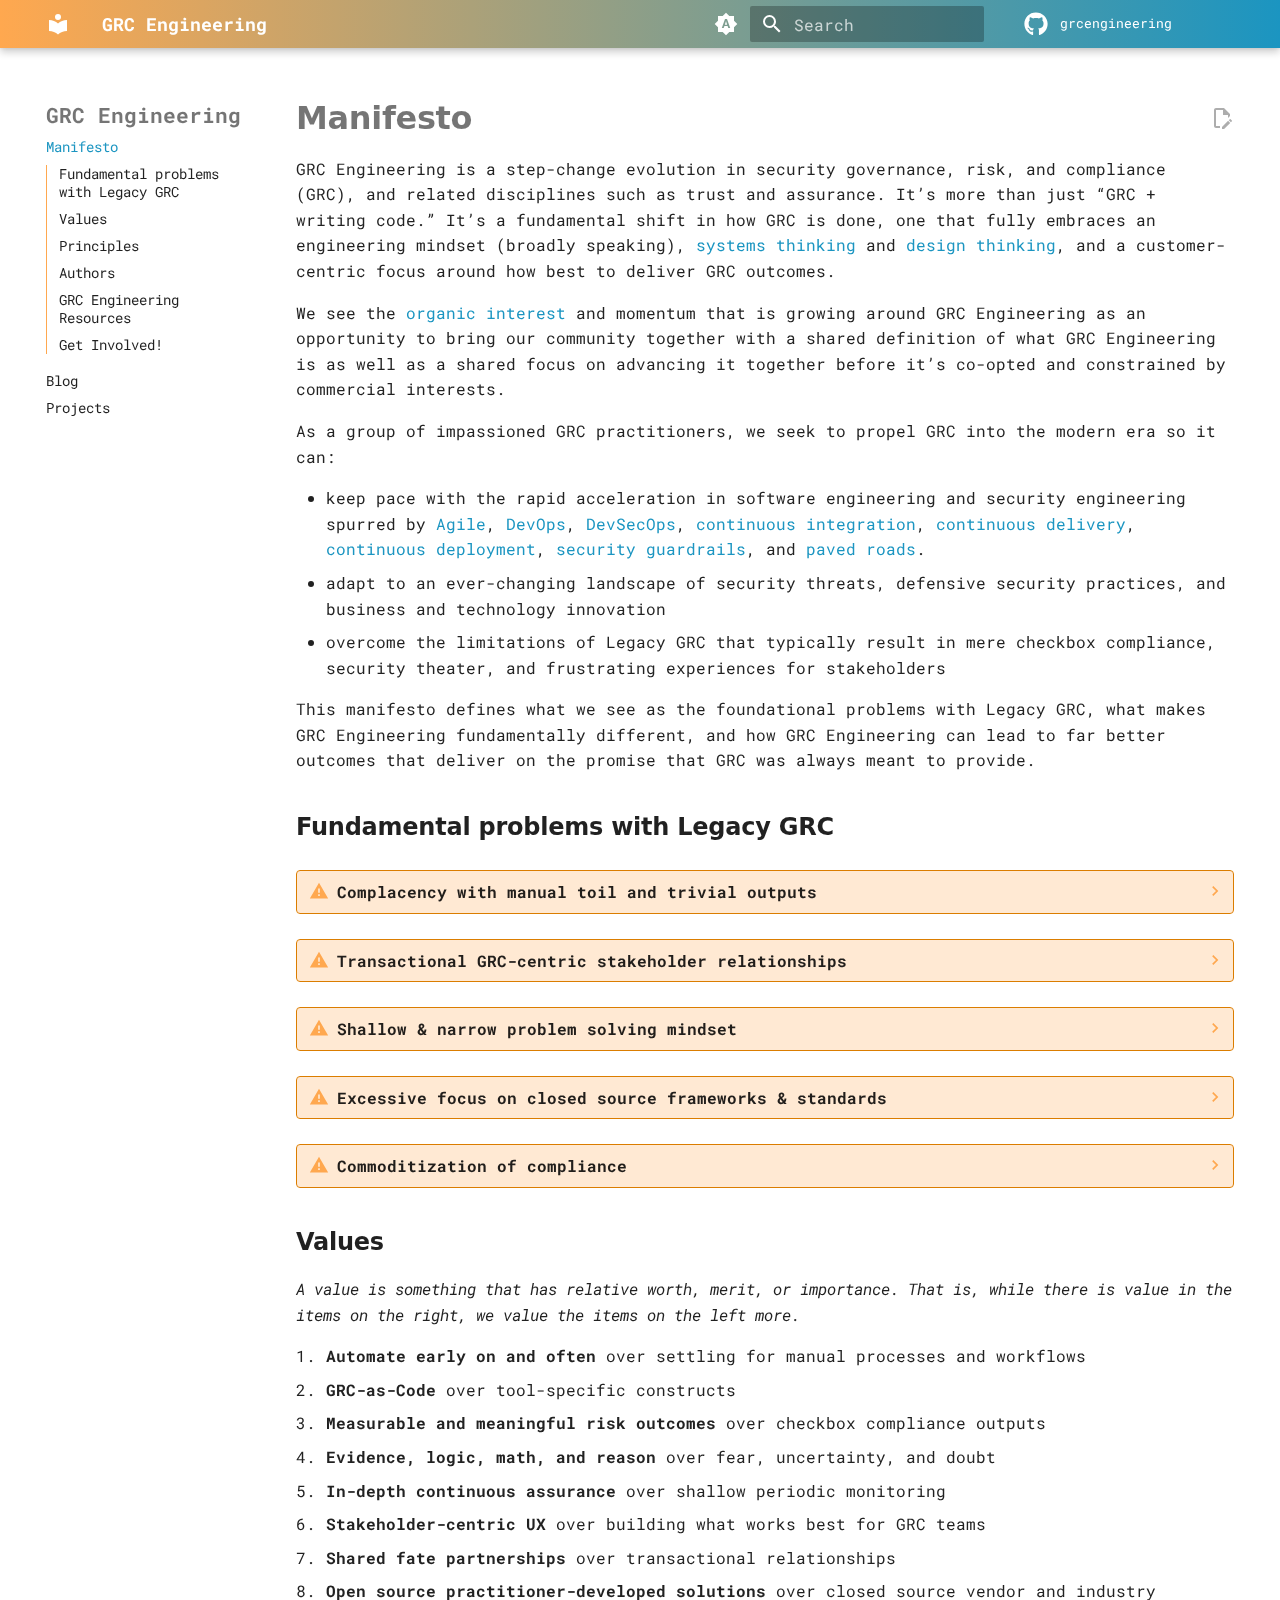
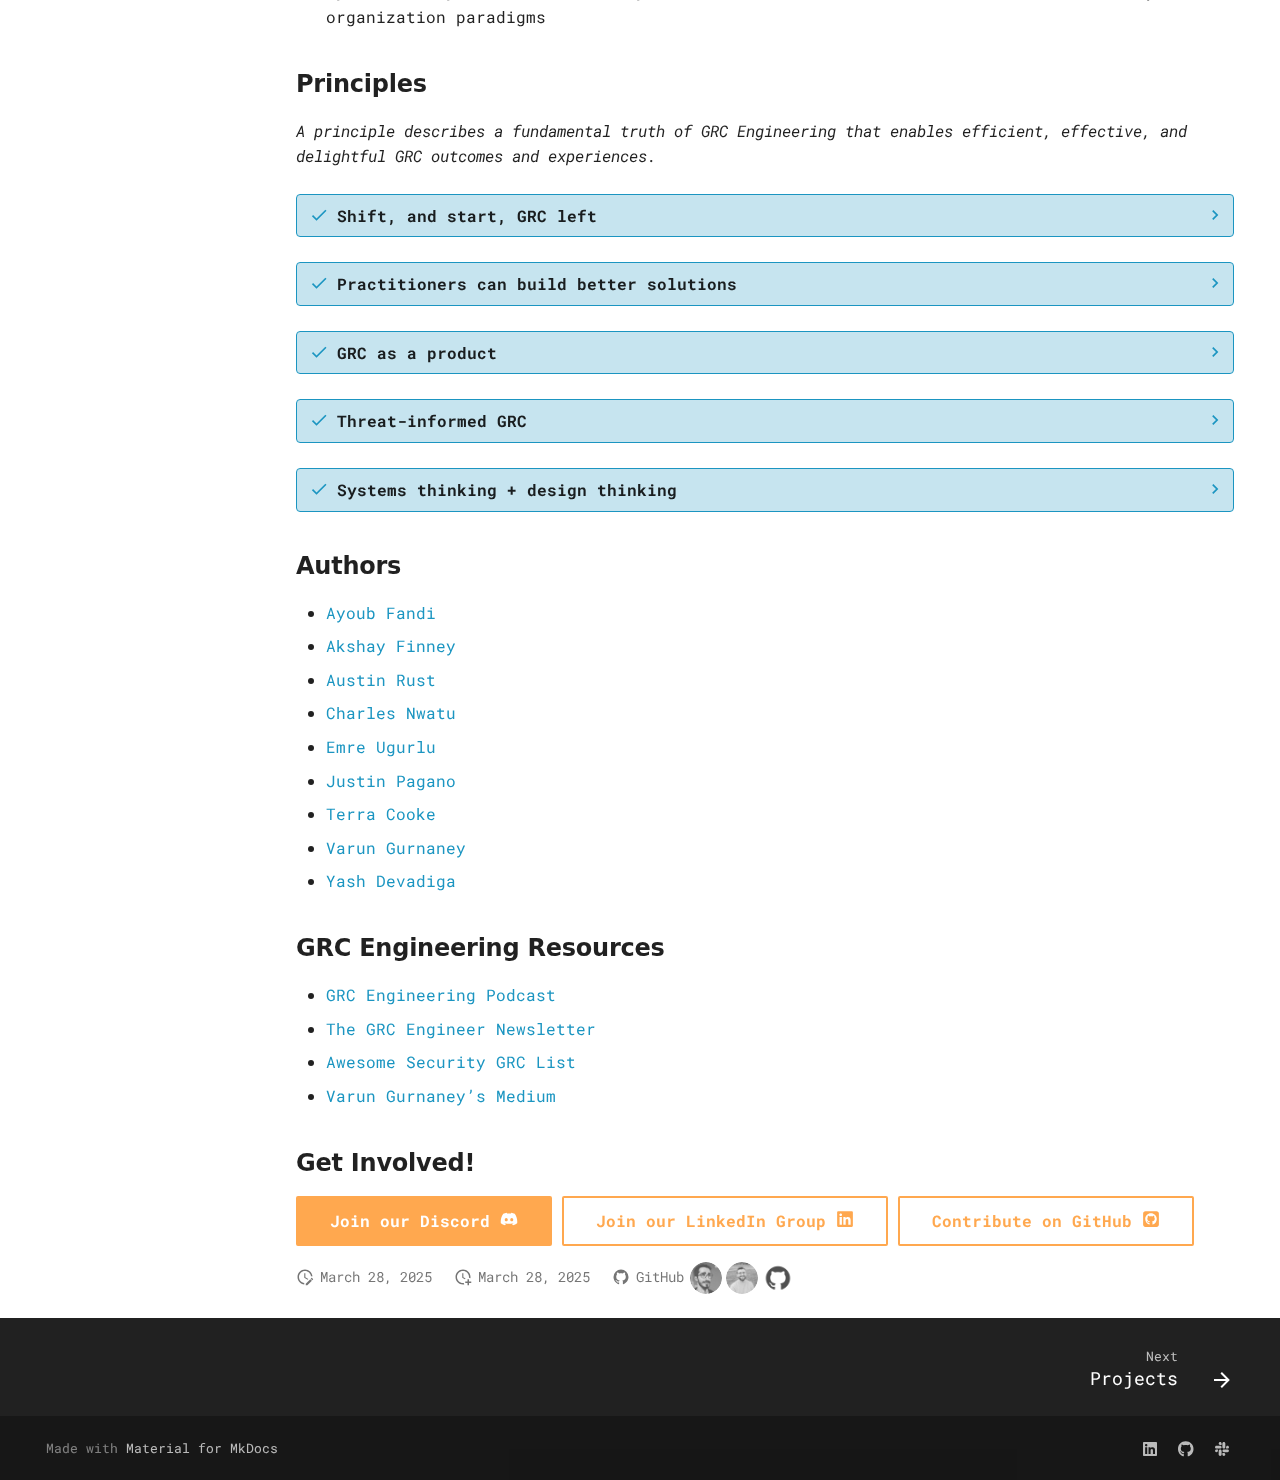
<file: index.html>
<!doctype html>
<html lang="en" class="no-js">
  <head>
    
      <meta charset="utf-8">
      <meta name="viewport" content="width=device-width,initial-scale=1">
      
      
      
        <link rel="canonical" href="https://grc.engineering/">
      
      
      
        <link rel="next" href="projects/">
      
      
      <link rel="icon" href="assets/images/favicon.png">
      <meta name="generator" content="mkdocs-1.6.1, mkdocs-material-9.6.9">
    
    
      
        <title>GRC Engineering</title>
      
    
    
      <link rel="stylesheet" href="assets/stylesheets/main.4af4bdda.min.css">
      
        
        <link rel="stylesheet" href="assets/stylesheets/palette.06af60db.min.css">
      
      


    
    
      
    
    
      
        
        
        
        <link rel="stylesheet" href="assets/external/fonts.googleapis.com/css.f0797445.css">
        <style>:root{--md-text-font:"Roboto Mono";--md-code-font:"Consolas"}</style>
      
    
    
      <link rel="stylesheet" href="stylesheets/extra.css">
    
    <script>__md_scope=new URL(".",location),__md_hash=e=>[...e].reduce(((e,_)=>(e<<5)-e+_.charCodeAt(0)),0),__md_get=(e,_=localStorage,t=__md_scope)=>JSON.parse(_.getItem(t.pathname+"."+e)),__md_set=(e,_,t=localStorage,a=__md_scope)=>{try{t.setItem(a.pathname+"."+e,JSON.stringify(_))}catch(e){}}</script>
    
      

    
    
      
        <meta  property="og:type"  content="website" >
      
        <meta  property="og:title"  content="GRC Engineering" >
      
        <meta  property="og:description"  content="None" >
      
        <meta  property="og:image"  content="https://grc.engineering/assets/images/social/index.png" >
      
        <meta  property="og:image:type"  content="image/png" >
      
        <meta  property="og:image:width"  content="1200" >
      
        <meta  property="og:image:height"  content="630" >
      
        <meta  property="og:url"  content="https://grc.engineering/" >
      
        <meta  name="twitter:card"  content="summary_large_image" >
      
        <meta  name="twitter:title"  content="GRC Engineering" >
      
        <meta  name="twitter:description"  content="None" >
      
        <meta  name="twitter:image"  content="https://grc.engineering/assets/images/social/index.png" >
      
    
    
  </head>
  
  
    
    
      
    
    
    
    
    <body dir="ltr" data-md-color-scheme="grcengineering-light" data-md-color-primary="indigo" data-md-color-accent="indigo">
  
    
    <input class="md-toggle" data-md-toggle="drawer" type="checkbox" id="__drawer" autocomplete="off">
    <input class="md-toggle" data-md-toggle="search" type="checkbox" id="__search" autocomplete="off">
    <label class="md-overlay" for="__drawer"></label>
    <div data-md-component="skip">
      
        
        <a href="#manifesto" class="md-skip">
          Skip to content
        </a>
      
    </div>
    <div data-md-component="announce">
      
    </div>
    
    
      

  

<header class="md-header md-header--shadow" data-md-component="header">
  <nav class="md-header__inner md-grid" aria-label="Header">
    <a href="." title="GRC Engineering" class="md-header__button md-logo" aria-label="GRC Engineering" data-md-component="logo">
      
  
  <svg xmlns="http://www.w3.org/2000/svg" viewBox="0 0 24 24"><path d="M12 8a3 3 0 0 0 3-3 3 3 0 0 0-3-3 3 3 0 0 0-3 3 3 3 0 0 0 3 3m0 3.54C9.64 9.35 6.5 8 3 8v11c3.5 0 6.64 1.35 9 3.54 2.36-2.19 5.5-3.54 9-3.54V8c-3.5 0-6.64 1.35-9 3.54"/></svg>

    </a>
    <label class="md-header__button md-icon" for="__drawer">
      
      <svg xmlns="http://www.w3.org/2000/svg" viewBox="0 0 24 24"><path d="M3 6h18v2H3zm0 5h18v2H3zm0 5h18v2H3z"/></svg>
    </label>
    <div class="md-header__title" data-md-component="header-title">
      <div class="md-header__ellipsis">
        <div class="md-header__topic">
          <span class="md-ellipsis">
            GRC Engineering
          </span>
        </div>
        <div class="md-header__topic" data-md-component="header-topic">
          <span class="md-ellipsis">
            
              Manifesto
            
          </span>
        </div>
      </div>
    </div>
    
      
        <form class="md-header__option" data-md-component="palette">
  
    
    
    
    <input class="md-option" data-md-color-media="(prefers-color-scheme)" data-md-color-scheme="grcengineering-light" data-md-color-primary="indigo" data-md-color-accent="indigo"  aria-label="Switch to light mode"  type="radio" name="__palette" id="__palette_0">
    
      <label class="md-header__button md-icon" title="Switch to light mode" for="__palette_1" hidden>
        <svg xmlns="http://www.w3.org/2000/svg" viewBox="0 0 24 24"><path d="m14.3 16-.7-2h-3.2l-.7 2H7.8L11 7h2l3.2 9zM20 8.69V4h-4.69L12 .69 8.69 4H4v4.69L.69 12 4 15.31V20h4.69L12 23.31 15.31 20H20v-4.69L23.31 12zm-9.15 3.96h2.3L12 9z"/></svg>
      </label>
    
  
    
    
    
    <input class="md-option" data-md-color-media="(prefers-color-scheme: light)" data-md-color-scheme="grcengineering-light" data-md-color-primary="indigo" data-md-color-accent="indigo"  aria-label="Switch to dark mode"  type="radio" name="__palette" id="__palette_1">
    
      <label class="md-header__button md-icon" title="Switch to dark mode" for="__palette_2" hidden>
        <svg xmlns="http://www.w3.org/2000/svg" viewBox="0 0 24 24"><path d="M12 8a4 4 0 0 0-4 4 4 4 0 0 0 4 4 4 4 0 0 0 4-4 4 4 0 0 0-4-4m0 10a6 6 0 0 1-6-6 6 6 0 0 1 6-6 6 6 0 0 1 6 6 6 6 0 0 1-6 6m8-9.31V4h-4.69L12 .69 8.69 4H4v4.69L.69 12 4 15.31V20h4.69L12 23.31 15.31 20H20v-4.69L23.31 12z"/></svg>
      </label>
    
  
    
    
    
    <input class="md-option" data-md-color-media="(prefers-color-scheme: dark)" data-md-color-scheme="grcengineering-dark" data-md-color-primary="indigo" data-md-color-accent="indigo"  aria-label="Switch to system preference"  type="radio" name="__palette" id="__palette_2">
    
      <label class="md-header__button md-icon" title="Switch to system preference" for="__palette_0" hidden>
        <svg xmlns="http://www.w3.org/2000/svg" viewBox="0 0 24 24"><path d="M12 18c-.89 0-1.74-.2-2.5-.55C11.56 16.5 13 14.42 13 12s-1.44-4.5-3.5-5.45C10.26 6.2 11.11 6 12 6a6 6 0 0 1 6 6 6 6 0 0 1-6 6m8-9.31V4h-4.69L12 .69 8.69 4H4v4.69L.69 12 4 15.31V20h4.69L12 23.31 15.31 20H20v-4.69L23.31 12z"/></svg>
      </label>
    
  
</form>
      
    
    
      <script>var palette=__md_get("__palette");if(palette&&palette.color){if("(prefers-color-scheme)"===palette.color.media){var media=matchMedia("(prefers-color-scheme: light)"),input=document.querySelector(media.matches?"[data-md-color-media='(prefers-color-scheme: light)']":"[data-md-color-media='(prefers-color-scheme: dark)']");palette.color.media=input.getAttribute("data-md-color-media"),palette.color.scheme=input.getAttribute("data-md-color-scheme"),palette.color.primary=input.getAttribute("data-md-color-primary"),palette.color.accent=input.getAttribute("data-md-color-accent")}for(var[key,value]of Object.entries(palette.color))document.body.setAttribute("data-md-color-"+key,value)}</script>
    
    
    
      <label class="md-header__button md-icon" for="__search">
        
        <svg xmlns="http://www.w3.org/2000/svg" viewBox="0 0 24 24"><path d="M9.5 3A6.5 6.5 0 0 1 16 9.5c0 1.61-.59 3.09-1.56 4.23l.27.27h.79l5 5-1.5 1.5-5-5v-.79l-.27-.27A6.52 6.52 0 0 1 9.5 16 6.5 6.5 0 0 1 3 9.5 6.5 6.5 0 0 1 9.5 3m0 2C7 5 5 7 5 9.5S7 14 9.5 14 14 12 14 9.5 12 5 9.5 5"/></svg>
      </label>
      <div class="md-search" data-md-component="search" role="dialog">
  <label class="md-search__overlay" for="__search"></label>
  <div class="md-search__inner" role="search">
    <form class="md-search__form" name="search">
      <input type="text" class="md-search__input" name="query" aria-label="Search" placeholder="Search" autocapitalize="off" autocorrect="off" autocomplete="off" spellcheck="false" data-md-component="search-query" required>
      <label class="md-search__icon md-icon" for="__search">
        
        <svg xmlns="http://www.w3.org/2000/svg" viewBox="0 0 24 24"><path d="M9.5 3A6.5 6.5 0 0 1 16 9.5c0 1.61-.59 3.09-1.56 4.23l.27.27h.79l5 5-1.5 1.5-5-5v-.79l-.27-.27A6.52 6.52 0 0 1 9.5 16 6.5 6.5 0 0 1 3 9.5 6.5 6.5 0 0 1 9.5 3m0 2C7 5 5 7 5 9.5S7 14 9.5 14 14 12 14 9.5 12 5 9.5 5"/></svg>
        
        <svg xmlns="http://www.w3.org/2000/svg" viewBox="0 0 24 24"><path d="M20 11v2H8l5.5 5.5-1.42 1.42L4.16 12l7.92-7.92L13.5 5.5 8 11z"/></svg>
      </label>
      <nav class="md-search__options" aria-label="Search">
        
        <button type="reset" class="md-search__icon md-icon" title="Clear" aria-label="Clear" tabindex="-1">
          
          <svg xmlns="http://www.w3.org/2000/svg" viewBox="0 0 24 24"><path d="M19 6.41 17.59 5 12 10.59 6.41 5 5 6.41 10.59 12 5 17.59 6.41 19 12 13.41 17.59 19 19 17.59 13.41 12z"/></svg>
        </button>
      </nav>
      
        <div class="md-search__suggest" data-md-component="search-suggest"></div>
      
    </form>
    <div class="md-search__output">
      <div class="md-search__scrollwrap" tabindex="0" data-md-scrollfix>
        <div class="md-search-result" data-md-component="search-result">
          <div class="md-search-result__meta">
            Initializing search
          </div>
          <ol class="md-search-result__list" role="presentation"></ol>
        </div>
      </div>
    </div>
  </div>
</div>
    
    
      <div class="md-header__source">
        <a href="https://github.com/grcengineering/grcengineering.github.io" title="Go to repository" class="md-source" data-md-component="source">
  <div class="md-source__icon md-icon">
    
    <svg xmlns="http://www.w3.org/2000/svg" viewBox="0 0 496 512"><!--! Font Awesome Free 6.7.2 by @fontawesome - https://fontawesome.com License - https://fontawesome.com/license/free (Icons: CC BY 4.0, Fonts: SIL OFL 1.1, Code: MIT License) Copyright 2024 Fonticons, Inc.--><path d="M165.9 397.4c0 2-2.3 3.6-5.2 3.6-3.3.3-5.6-1.3-5.6-3.6 0-2 2.3-3.6 5.2-3.6 3-.3 5.6 1.3 5.6 3.6m-31.1-4.5c-.7 2 1.3 4.3 4.3 4.9 2.6 1 5.6 0 6.2-2s-1.3-4.3-4.3-5.2c-2.6-.7-5.5.3-6.2 2.3m44.2-1.7c-2.9.7-4.9 2.6-4.6 4.9.3 2 2.9 3.3 5.9 2.6 2.9-.7 4.9-2.6 4.6-4.6-.3-1.9-3-3.2-5.9-2.9M244.8 8C106.1 8 0 113.3 0 252c0 110.9 69.8 205.8 169.5 239.2 12.8 2.3 17.3-5.6 17.3-12.1 0-6.2-.3-40.4-.3-61.4 0 0-70 15-84.7-29.8 0 0-11.4-29.1-27.8-36.6 0 0-22.9-15.7 1.6-15.4 0 0 24.9 2 38.6 25.8 21.9 38.6 58.6 27.5 72.9 20.9 2.3-16 8.8-27.1 16-33.7-55.9-6.2-112.3-14.3-112.3-110.5 0-27.5 7.6-41.3 23.6-58.9-2.6-6.5-11.1-33.3 2.6-67.9 20.9-6.5 69 27 69 27 20-5.6 41.5-8.5 62.8-8.5s42.8 2.9 62.8 8.5c0 0 48.1-33.6 69-27 13.7 34.7 5.2 61.4 2.6 67.9 16 17.7 25.8 31.5 25.8 58.9 0 96.5-58.9 104.2-114.8 110.5 9.2 7.9 17 22.9 17 46.4 0 33.7-.3 75.4-.3 83.6 0 6.5 4.6 14.4 17.3 12.1C428.2 457.8 496 362.9 496 252 496 113.3 383.5 8 244.8 8M97.2 352.9c-1.3 1-1 3.3.7 5.2 1.6 1.6 3.9 2.3 5.2 1 1.3-1 1-3.3-.7-5.2-1.6-1.6-3.9-2.3-5.2-1m-10.8-8.1c-.7 1.3.3 2.9 2.3 3.9 1.6 1 3.6.7 4.3-.7.7-1.3-.3-2.9-2.3-3.9-2-.6-3.6-.3-4.3.7m32.4 35.6c-1.6 1.3-1 4.3 1.3 6.2 2.3 2.3 5.2 2.6 6.5 1 1.3-1.3.7-4.3-1.3-6.2-2.2-2.3-5.2-2.6-6.5-1m-11.4-14.7c-1.6 1-1.6 3.6 0 5.9s4.3 3.3 5.6 2.3c1.6-1.3 1.6-3.9 0-6.2-1.4-2.3-4-3.3-5.6-2"/></svg>
  </div>
  <div class="md-source__repository">
    grcengineering
  </div>
</a>
      </div>
    
  </nav>
  
</header>
    
    <div class="md-container" data-md-component="container">
      
      
        
          
        
      
      <main class="md-main" data-md-component="main">
        <div class="md-main__inner md-grid">
          
            
              
              <div class="md-sidebar md-sidebar--primary" data-md-component="sidebar" data-md-type="navigation" >
                <div class="md-sidebar__scrollwrap">
                  <div class="md-sidebar__inner">
                    



  

<nav class="md-nav md-nav--primary md-nav--integrated" aria-label="Navigation" data-md-level="0">
  <label class="md-nav__title" for="__drawer">
    <a href="." title="GRC Engineering" class="md-nav__button md-logo" aria-label="GRC Engineering" data-md-component="logo">
      
  
  <svg xmlns="http://www.w3.org/2000/svg" viewBox="0 0 24 24"><path d="M12 8a3 3 0 0 0 3-3 3 3 0 0 0-3-3 3 3 0 0 0-3 3 3 3 0 0 0 3 3m0 3.54C9.64 9.35 6.5 8 3 8v11c3.5 0 6.64 1.35 9 3.54 2.36-2.19 5.5-3.54 9-3.54V8c-3.5 0-6.64 1.35-9 3.54"/></svg>

    </a>
    GRC Engineering
  </label>
  
    <div class="md-nav__source">
      <a href="https://github.com/grcengineering/grcengineering.github.io" title="Go to repository" class="md-source" data-md-component="source">
  <div class="md-source__icon md-icon">
    
    <svg xmlns="http://www.w3.org/2000/svg" viewBox="0 0 496 512"><!--! Font Awesome Free 6.7.2 by @fontawesome - https://fontawesome.com License - https://fontawesome.com/license/free (Icons: CC BY 4.0, Fonts: SIL OFL 1.1, Code: MIT License) Copyright 2024 Fonticons, Inc.--><path d="M165.9 397.4c0 2-2.3 3.6-5.2 3.6-3.3.3-5.6-1.3-5.6-3.6 0-2 2.3-3.6 5.2-3.6 3-.3 5.6 1.3 5.6 3.6m-31.1-4.5c-.7 2 1.3 4.3 4.3 4.9 2.6 1 5.6 0 6.2-2s-1.3-4.3-4.3-5.2c-2.6-.7-5.5.3-6.2 2.3m44.2-1.7c-2.9.7-4.9 2.6-4.6 4.9.3 2 2.9 3.3 5.9 2.6 2.9-.7 4.9-2.6 4.6-4.6-.3-1.9-3-3.2-5.9-2.9M244.8 8C106.1 8 0 113.3 0 252c0 110.9 69.8 205.8 169.5 239.2 12.8 2.3 17.3-5.6 17.3-12.1 0-6.2-.3-40.4-.3-61.4 0 0-70 15-84.7-29.8 0 0-11.4-29.1-27.8-36.6 0 0-22.9-15.7 1.6-15.4 0 0 24.9 2 38.6 25.8 21.9 38.6 58.6 27.5 72.9 20.9 2.3-16 8.8-27.1 16-33.7-55.9-6.2-112.3-14.3-112.3-110.5 0-27.5 7.6-41.3 23.6-58.9-2.6-6.5-11.1-33.3 2.6-67.9 20.9-6.5 69 27 69 27 20-5.6 41.5-8.5 62.8-8.5s42.8 2.9 62.8 8.5c0 0 48.1-33.6 69-27 13.7 34.7 5.2 61.4 2.6 67.9 16 17.7 25.8 31.5 25.8 58.9 0 96.5-58.9 104.2-114.8 110.5 9.2 7.9 17 22.9 17 46.4 0 33.7-.3 75.4-.3 83.6 0 6.5 4.6 14.4 17.3 12.1C428.2 457.8 496 362.9 496 252 496 113.3 383.5 8 244.8 8M97.2 352.9c-1.3 1-1 3.3.7 5.2 1.6 1.6 3.9 2.3 5.2 1 1.3-1 1-3.3-.7-5.2-1.6-1.6-3.9-2.3-5.2-1m-10.8-8.1c-.7 1.3.3 2.9 2.3 3.9 1.6 1 3.6.7 4.3-.7.7-1.3-.3-2.9-2.3-3.9-2-.6-3.6-.3-4.3.7m32.4 35.6c-1.6 1.3-1 4.3 1.3 6.2 2.3 2.3 5.2 2.6 6.5 1 1.3-1.3.7-4.3-1.3-6.2-2.2-2.3-5.2-2.6-6.5-1m-11.4-14.7c-1.6 1-1.6 3.6 0 5.9s4.3 3.3 5.6 2.3c1.6-1.3 1.6-3.9 0-6.2-1.4-2.3-4-3.3-5.6-2"/></svg>
  </div>
  <div class="md-source__repository">
    grcengineering
  </div>
</a>
    </div>
  
  <ul class="md-nav__list" data-md-scrollfix>
    
      
      
  
  
    
  
  
  
    <li class="md-nav__item md-nav__item--active">
      
      <input class="md-nav__toggle md-toggle" type="checkbox" id="__toc">
      
      
        
      
      
        <label class="md-nav__link md-nav__link--active" for="__toc">
          
  
  <span class="md-ellipsis">
    Manifesto
    
  </span>
  

          <span class="md-nav__icon md-icon"></span>
        </label>
      
      <a href="." class="md-nav__link md-nav__link--active">
        
  
  <span class="md-ellipsis">
    Manifesto
    
  </span>
  

      </a>
      
        

<nav class="md-nav md-nav--secondary" aria-label="Table of contents">
  
  
  
    
  
  
    <label class="md-nav__title" for="__toc">
      <span class="md-nav__icon md-icon"></span>
      Table of contents
    </label>
    <ul class="md-nav__list" data-md-component="toc" data-md-scrollfix>
      
        <li class="md-nav__item">
  <a href="#fundamental-problems-with-legacy-grc" class="md-nav__link">
    <span class="md-ellipsis">
      Fundamental problems with Legacy GRC
    </span>
  </a>
  
</li>
      
        <li class="md-nav__item">
  <a href="#values" class="md-nav__link">
    <span class="md-ellipsis">
      Values
    </span>
  </a>
  
</li>
      
        <li class="md-nav__item">
  <a href="#principles" class="md-nav__link">
    <span class="md-ellipsis">
      Principles
    </span>
  </a>
  
</li>
      
        <li class="md-nav__item">
  <a href="#authors" class="md-nav__link">
    <span class="md-ellipsis">
      Authors
    </span>
  </a>
  
</li>
      
        <li class="md-nav__item">
  <a href="#grc-engineering-resources" class="md-nav__link">
    <span class="md-ellipsis">
      GRC Engineering Resources
    </span>
  </a>
  
</li>
      
        <li class="md-nav__item">
  <a href="#get-involved" class="md-nav__link">
    <span class="md-ellipsis">
      Get Involved!
    </span>
  </a>
  
</li>
      
    </ul>
  
</nav>
      
    </li>
  

    
      
      
  
  
  
  
    <li class="md-nav__item">
      <a href="https://blog.grc.engineering" class="md-nav__link">
        
  
  <span class="md-ellipsis">
    Blog
    
  </span>
  

      </a>
    </li>
  

    
      
      
  
  
  
  
    <li class="md-nav__item">
      <a href="projects/" class="md-nav__link">
        
  
  <span class="md-ellipsis">
    Projects
    
  </span>
  

      </a>
    </li>
  

    
  </ul>
</nav>
                  </div>
                </div>
              </div>
            
            
          
          
            <div class="md-content" data-md-component="content">
              <article class="md-content__inner md-typeset">
                
                  


  
    <a href="https://github.com/grcengineering/grcengineering.github.io/edit/main/docs/index.md/index.md" title="Edit this page" class="md-content__button md-icon">
      
      <svg xmlns="http://www.w3.org/2000/svg" viewBox="0 0 24 24"><path d="M10 20H6V4h7v5h5v3.1l2-2V8l-6-6H6c-1.1 0-2 .9-2 2v16c0 1.1.9 2 2 2h4zm10.2-7c.1 0 .3.1.4.2l1.3 1.3c.2.2.2.6 0 .8l-1 1-2.1-2.1 1-1c.1-.1.2-.2.4-.2m0 3.9L14.1 23H12v-2.1l6.1-6.1z"/></svg>
    </a>
  
  


<h1 id="manifesto">Manifesto</h1>
<p>GRC Engineering is a step-change evolution in security governance, risk, and compliance (GRC), and related disciplines such as trust and assurance. It’s more than just “GRC + writing code.”  It’s a fundamental shift in how GRC is done, one that fully embraces an engineering mindset (broadly speaking), <a href="https://en.m.wikipedia.org/wiki/Systems_thinking">systems thinking</a> and <a href="https://en.m.wikipedia.org/wiki/Design_thinking">design thinking</a>, and a customer-centric focus around how best to deliver GRC outcomes.</p>
<p>We see the <a href="https://www.reddit.com/r/cybersecurity/comments/18efir2/grc_engineering/">organic interest</a> and momentum that is growing around GRC Engineering as an opportunity to bring our community together with a shared definition of what GRC Engineering is as well as a shared focus on advancing it together before it’s co-opted and constrained by commercial interests.</p>
<p>As a group of impassioned GRC practitioners, we seek to propel GRC into the modern era so it can: </p>
<ul>
<li>keep pace with the rapid acceleration in software engineering and security engineering spurred by <a href="https://agilemanifesto.org/">Agile</a>, <a href="https://en.m.wikipedia.org/wiki/DevOps">DevOps</a>, <a href="https://www.devsecops.org/">DevSecOps</a>, <a href="https://en.m.wikipedia.org/wiki/Continuous_integration">continuous integration</a>, <a href="https://en.m.wikipedia.org/wiki/Continuous_delivery">continuous delivery</a>, <a href="https://en.m.wikipedia.org/wiki/Continuous_deployment">continuous deployment</a>, <a href="https://youtu.be/geumLjxtc54?si=MBILJ_qgFDqDqIGD">security guardrails</a>, and <a href="https://www.slideshare.net/slideshow/the-paved-road-at-netflix/75867013">paved roads</a>.</li>
<li>adapt to an ever-changing landscape of security threats, defensive security practices, and business and technology innovation</li>
<li>overcome the limitations of Legacy GRC that typically result in mere checkbox compliance, security theater, and frustrating experiences for stakeholders</li>
</ul>
<p>This manifesto defines what we see as the foundational problems with Legacy GRC, what makes GRC Engineering fundamentally different, and how GRC Engineering can lead to far better outcomes that deliver on the promise that GRC was always meant to provide.</p>
<h2 id="fundamental-problems-with-legacy-grc">Fundamental problems with Legacy GRC</h2>
<details class="warning">
<summary>Complacency with manual toil and trivial outputs</summary>
<p>Settling on manual and disconnected GRC activities leads to wasted time, erroneous results, and limited effectiveness. Because manual activities don’t scale, GRC practitioners find themselves settling for low quality outputs, toiling away at producing mediocre outcomes that only affect or pertain to small fragments of an organization’s security and privacy programs.</p>
<p><strong>For example</strong>: the practice of requiring screenshots for producing evidence of control effectiveness (“make sure your system clock is visible!”) or the practice of periodic look-back analyses (change management reviews, user access reviews, etc.), neither of which scale in ways that allow for demonstrating holistic control effectiveness, timely detection and correction of control deviations or failures, etc.</p>
</details>
<details class="warning">
<summary>Transactional GRC-centric stakeholder relationships</summary>
<p>Stakeholders and their needs aren’t fully accounted for or appreciated in GRC programs. They are often treated solely as “providers” of GRC activity inputs rather than consumers of what GRC provides to them. GRC teams tend to only reach out to stakeholders once a quarter or once a year when it’s time to produce evidence of a control or review and approve a policy. A mindset of “what do I need from this stakeholder and when do I need it” prevails over a more customer-centric one of “how can I make it as easy as possible for this stakeholder to uphold their responsibilities and achieve their goals in the context of GRC?”</p>
<p>Likewise, GRC tools, processes, data, and experiences are tailored to the needs, desires, and opinions of GRC teams. This creates friction between teams, misinformed thinking within GRC, missed opportunities to create more effective solutions, and frustrating experiences for GRC teams and GRC stakeholders alike.</p>
<p><strong>For example</strong>: purpose-built risk register web applications that provide a UI and UX that are barely tolerable for GRC practitioners and that are beyond intolerable for software developers, IT admins, executives, and other organizational stakeholders. Rather than being able to collaborate with cross-functional stakeholders within their risk register, GRC practitioners are forced to live in their siloed tool, integrate with a separate work management tool (e.g. Jira, Asana, Monday, etc.), and sync items as needed for stakeholders to consume. This results in avoidable waste. </p>
</details>
<details class="warning">
<summary>Shallow &amp; narrow problem solving mindset</summary>
<p>Legacy GRC programs treat symptomatic issues in a whack-a-mole fashion without more deeply understanding and addressing root cause problems. This can be due to ignorance of how security risks manifest in the context of plausible threat activity; ignorance of what incentivizes stakeholder behavior; and/or ignorance of how reporting and ownership structures within an organization drive resource allocation and work execution. This leads to inefficient collaboration, continuous confusion between GRC teams and their stakeholders, and a lagging GRC goal achievement.</p>
<p><strong>For example</strong>: mandating file integrity monitoring (FIM) as a must-have compliance requirement without consideration for alternative controls, relevant threat models, and workload architecture, resulting in lots of noise and increased user friction with little to no security assurance value added. Additionally, struggling to get GRC work prioritized by solely working directly with individual contributors or team managers, overlooking how senior leadership and/or other teams (e.g. Product Management) play a bigger role in work prioritization decisions. </p>
</details>
<details class="warning">
<summary>Excessive focus on closed source frameworks &amp; standards</summary>
<p>Highly static frameworks and industry standards – typically developed by small, disparate, closed-off, and slow-moving “authority” organizations – are too often seen as an end state to achieve (“we need to be compliant with CIS benchmarks!” or “we’ll use NIST 800-53 as our control set…because!”). The incredible sprawl of disparate-yet-overlapping frameworks has inevitably led to a growing number of meta-frameworks. This inundation of industry standards has stifled independent and creative thinking among the GRC and InfoSec community, paralyzing our ability to keep pace with a constantly evolving problem space. </p>
<p>Legacy GRC programs struggle to account for relevant threat models, workload designs, and organizational context when prescribing policies, standards, procedures, and controls. We are encumbered with ineffective and sometimes regressive solutions that fail to mitigate plausible and probable risks while creating unnecessary friction for stakeholders. </p>
<p><strong>For example</strong>: endlessly advocating for the “industry standard” practice of removing users’ local administrator access and implementing deny-by-default application allowlisting to protect against malware, while ignoring the obvious reality that these legacy approaches to endpoint and identity security controls would undermine organizations’ ability to innovate and thus would never be tolerated. This results in missed opportunities to explore alternative controls that are much likelier to be successfully implemented in an organization, such as <a href="https://cloud.google.com/blog/topics/developers-practitioners/peer-reviewed-allow-and-deny-software-installation-decisions-enable-scalable-protection">decentralized peer reviewed application allowlisting</a> and <a href="https://github.com/SAP/macOS-enterprise-privileges">self-service just-in-time access (JITA) privilege escalation</a> (here's an example of this for <a href="https://github.com/pseymour/MakeMeAdmin">Windows</a>).</p>
</details>
<details class="warning">
<summary>Commoditization of compliance</summary>
<p>While the advent of compliance automation products and low-cost audits have boosted GRC’s efficiency, the same cannot be said about the impact they’ve had on GRC’s effectiveness. In other words: automating and streamlining Legacy GRC practices simply results in producing low-value outcomes faster. In this context, GRC is largely, if not entirely, valued as a sales enabler or a “cover-your-ass” necessity rather than as foundational for having strong security and privacy practices that sustainably improve organizational outcomes and customer value.</p>
<p><strong>For example</strong>: SOC 2 Type II audits are notorious for being inherently open ended “tests” of an organization's controls. In cases where a low cost audit provider is used, it can be akin to a student writing both the questions and answer key for an exam, providing that to the teacher, and the teacher grading their answers accordingly. Organizations have long been incentivized to pass their audits with no findings so as to not disrupt sales. Audit providers have been incentivized to be “flexible” to ensure their customers are happily provided a passing audit and keep giving them their business. Vendor due diligence teams are pressured to approve vendors and accept industry standard audit results without much, if any, additional scrutiny, treating it as a “rigorous” examination of an organization’s controls. New GRC automation products merely speed up this perversely incentivized cycle without creating stronger incentives to improve controls beyond checkbox compliance.</p>
</details>
<h2 id="values">Values</h2>
<p><em>A value is something that has relative worth, merit, or importance. That is, while there is value in the items on the right, we value the items on the left more.</em></p>
<ol>
<li><strong>Automate early on and often</strong> over settling for manual processes and workflows</li>
<li><strong>GRC-as-Code</strong> over tool-specific constructs</li>
<li><strong>Measurable and meaningful risk outcomes</strong> over checkbox compliance outputs</li>
<li><strong>Evidence, logic, math, and reason</strong> over fear, uncertainty, and doubt</li>
<li><strong>In-depth continuous assurance</strong> over shallow periodic monitoring</li>
<li><strong>Stakeholder-centric UX</strong> over building what works best for GRC teams</li>
<li><strong>Shared fate partnerships</strong> over transactional relationships</li>
<li><strong>Open source practitioner-developed solutions</strong> over closed source vendor and industry organization paradigms</li>
</ol>
<h2 id="principles">Principles</h2>
<p><em>A principle describes a fundamental truth of GRC Engineering that enables efficient, effective, and delightful GRC outcomes and experiences.</em></p>
<details class="success">
<summary>Shift, and start, GRC left</summary>
<p>By embedding GRC practices during the initial stages of system or process development, all stakeholders (including GRC, Eng, Infra) can proactively avoid potential risks, be compliant-by-default, and start with well-governed processes and implementations that scale smoothly over time.</p>
</details>
<details class="success">
<summary>Practitioners can build better solutions</summary>
<p>When working together in an open, collaborative, and welcoming community, GRC practitioners – more so than vendors, government agencies, and industry organizations – are in a prime position to define and build the best solutions to the problems they face on a regular basis. Building <em>and</em> using solutions for your own problems creates an immediate feedback loop that allows for faster and more intelligent iteration around feature development, UI/UX enhancements, and defect resolution. We have seen this be the case with best-in-class open source security solutions that have been developed by practitioners across other security domains over the years: <a href="https://github.com/rapid7/metasploit-framework">Metasploit</a> for offensive security, <a href="https://github.com/osquery/osquery">osquery</a> for endpoint security, <a href="https://github.com/trufflesecurity/trufflehog">Trufflehog</a> for credential security, <a href="https://github.com/Velocidex/velociraptor">Velociraptor</a> for threat hunting, etc. We can and should do the same for GRC tools, concepts, and frameworks.</p>
</details>
<details class="success">
<summary>GRC as a product</summary>
<p>When treated as a product as opposed to a service, GRC provides demonstrably beneficial business, mission, security, and assurance outcomes - beyond GRC’s primary use cases. For example: data collected through continuous control monitoring could be used by partner teams to solve other tangentially-related problems; user access review data helping system owners proactively maintain better security hygiene beyond what is expected from a compliance programs. </p>
</details>
<details class="success">
<summary>Threat-informed GRC</summary>
<p>A clear and current evidence-based understanding of relevant threats and threat activity is necessary for consistently sustaining highly effective controls, risk management, and governance.</p>
</details>
<details class="success">
<summary>Systems thinking + design thinking</summary>
<p>Before trying to solve problems, it's essential to clearly identify the underlying root causes of them, understand how those root causes manifest symptomatically, and what people’s experiences are when dealing with them. <a href="https://en.m.wikipedia.org/wiki/Systems_thinking">Systems thinking</a> allows us to more effectively do this by understanding problems in a more holistic context of an overarching system, i.e. things that interact and interrelate in ways that produce patterns of behaviors. Systems thinking can substantially augment GRC activities such as risk identification, analysis, and assessment; control design, monitoring, and testing; governance and process engineering; etc. </p>
<p>When combined with systems thinking, <a href="https://en.m.wikipedia.org/wiki/Design_thinking">design thinking</a> allows us to ideate and implement highly effective solutions in ways that</p>
<ul>
<li>empathetically account for stakeholders’ experiences and needs</li>
<li>embrace participatory approaches to solution development; and </li>
<li>emphasize rapid prototyping and frequent solution iteration to incrementally deliver value to stakeholders, early on and often</li>
</ul>
<p>Synthesizing these two thinking styles can unlock new levels of efficiency and effectiveness for any GRC program.</p>
</details>
<h2 id="authors">Authors</h2>
<ul>
<li><a href="https://www.linkedin.com/in/ayoubfandi/">Ayoub Fandi</a></li>
<li><a href="https://www.linkedin.com/in/akshay-finney/">Akshay Finney</a></li>
<li><a href="https://www.linkedin.com/in/austin-rust-1a5b2b3b/">Austin Rust</a></li>
<li><a href="https://www.linkedin.com/in/cnwatu/">Charles Nwatu</a></li>
<li><a href="https://www.linkedin.com/in/emre-ugurlu-48596b116/">Emre Ugurlu</a></li>
<li><a href="https://www.linkedin.com/in/justinpagano/">Justin Pagano</a></li>
<li><a href="https://www.linkedin.com/in/terra-cooke-24552918/">Terra Cooke</a></li>
<li><a href="https://www.linkedin.com/in/varungurnaney/">Varun Gurnaney</a></li>
<li><a href="https://www.linkedin.com/in/yash-devadiga-2b2992241/">Yash Devadiga</a></li>
</ul>
<h2 id="grc-engineering-resources">GRC Engineering Resources</h2>
<ul>
<li><a href="https://open.spotify.com/show/3SkXwuXewy0qXXhICy5e6W">GRC Engineering Podcast</a></li>
<li><a href="https://grcengineer.com">The GRC Engineer Newsletter</a></li>
<li><a href="https://github.com/Arudjreis/awesome-security-GRC">Awesome Security GRC List</a></li>
<li><a href="https://medium.com/@varungurnaney">Varun Gurnaney’s Medium</a></li>
</ul>
<h2 id="get-involved">Get Involved!</h2>
<p><a class="md-button md-button--primary" href="https://discord.gg/YDrcFK7t">Join our Discord <span class="twemoji"><svg xmlns="http://www.w3.org/2000/svg" viewBox="0 0 640 512"><!--! Font Awesome Free 6.7.2 by @fontawesome - https://fontawesome.com License - https://fontawesome.com/license/free (Icons: CC BY 4.0, Fonts: SIL OFL 1.1, Code: MIT License) Copyright 2024 Fonticons, Inc.--><path d="M524.531 69.836a1.5 1.5 0 0 0-.764-.7A485 485 0 0 0 404.081 32.03a1.82 1.82 0 0 0-1.923.91 338 338 0 0 0-14.9 30.6 447.9 447.9 0 0 0-134.426 0 310 310 0 0 0-15.135-30.6 1.89 1.89 0 0 0-1.924-.91 483.7 483.7 0 0 0-119.688 37.107 1.7 1.7 0 0 0-.788.676C39.068 183.651 18.186 294.69 28.43 404.354a2.02 2.02 0 0 0 .765 1.375 487.7 487.7 0 0 0 146.825 74.189 1.9 1.9 0 0 0 2.063-.676A348 348 0 0 0 208.12 430.4a1.86 1.86 0 0 0-1.019-2.588 321 321 0 0 1-45.868-21.853 1.885 1.885 0 0 1-.185-3.126 251 251 0 0 0 9.109-7.137 1.82 1.82 0 0 1 1.9-.256c96.229 43.917 200.41 43.917 295.5 0a1.81 1.81 0 0 1 1.924.233 235 235 0 0 0 9.132 7.16 1.884 1.884 0 0 1-.162 3.126 301.4 301.4 0 0 1-45.89 21.83 1.875 1.875 0 0 0-1 2.611 391 391 0 0 0 30.014 48.815 1.86 1.86 0 0 0 2.063.7A486 486 0 0 0 610.7 405.729a1.88 1.88 0 0 0 .765-1.352c12.264-126.783-20.532-236.912-86.934-334.541M222.491 337.58c-28.972 0-52.844-26.587-52.844-59.239s23.409-59.241 52.844-59.241c29.665 0 53.306 26.82 52.843 59.239 0 32.654-23.41 59.241-52.843 59.241m195.38 0c-28.971 0-52.843-26.587-52.843-59.239s23.409-59.241 52.843-59.241c29.667 0 53.307 26.82 52.844 59.239 0 32.654-23.177 59.241-52.844 59.241"/></svg></span></a>
<a class="md-button" href="https://www.linkedin.com/groups/12997229/">Join our LinkedIn Group <span class="twemoji"><svg xmlns="http://www.w3.org/2000/svg" viewBox="0 0 448 512"><!--! Font Awesome Free 6.7.2 by @fontawesome - https://fontawesome.com License - https://fontawesome.com/license/free (Icons: CC BY 4.0, Fonts: SIL OFL 1.1, Code: MIT License) Copyright 2024 Fonticons, Inc.--><path d="M416 32H31.9C14.3 32 0 46.5 0 64.3v383.4C0 465.5 14.3 480 31.9 480H416c17.6 0 32-14.5 32-32.3V64.3c0-17.8-14.4-32.3-32-32.3M135.4 416H69V202.2h66.5V416zm-33.2-243c-21.3 0-38.5-17.3-38.5-38.5S80.9 96 102.2 96c21.2 0 38.5 17.3 38.5 38.5 0 21.3-17.2 38.5-38.5 38.5m282.1 243h-66.4V312c0-24.8-.5-56.7-34.5-56.7-34.6 0-39.9 27-39.9 54.9V416h-66.4V202.2h63.7v29.2h.9c8.9-16.8 30.6-34.5 62.9-34.5 67.2 0 79.7 44.3 79.7 101.9z"/></svg></span></a>
<a class="md-button" href="https://github.com/grcengineering">Contribute on GitHub <span class="twemoji"><svg xmlns="http://www.w3.org/2000/svg" viewBox="0 0 448 512"><!--! Font Awesome Free 6.7.2 by @fontawesome - https://fontawesome.com License - https://fontawesome.com/license/free (Icons: CC BY 4.0, Fonts: SIL OFL 1.1, Code: MIT License) Copyright 2024 Fonticons, Inc.--><path d="M448 96c0-35.3-28.7-64-64-64H64C28.7 32 0 60.7 0 96v320c0 35.3 28.7 64 64 64h320c35.3 0 64-28.7 64-64zM265.8 407.7c0-1.8 0-6 .1-11.6.1-11.4.1-28.8.1-43.7 0-15.6-5.2-25.5-11.3-30.7 37-4.1 76-9.2 76-73.1 0-18.2-6.5-27.3-17.1-39 1.7-4.3 7.4-22-1.7-45-13.9-4.3-45.7 17.9-45.7 17.9-13.2-3.7-27.5-5.6-41.6-5.6s-28.4 1.9-41.6 5.6c0 0-31.8-22.2-45.7-17.9-9.1 22.9-3.5 40.6-1.7 45-10.6 11.7-15.6 20.8-15.6 39 0 63.6 37.3 69 74.3 73.1-4.8 4.3-9.1 11.7-10.6 22.3-9.5 4.3-33.8 11.7-48.3-13.9-9.1-15.8-25.5-17.1-25.5-17.1-16.2-.2-1.1 10.2-1.1 10.2 10.8 5 18.4 24.2 18.4 24.2 9.7 29.7 56.1 19.7 56.1 19.7 0 9 .1 21.7.1 30.6 0 4.8.1 8.6.1 10 0 4.3-3 9.5-11.5 8-66-22.1-112.2-84.9-112.2-158.3 0-91.8 70.2-161.5 162-161.5S388 165.6 388 257.4c.1 73.4-44.7 136.3-110.7 158.3-8.4 1.5-11.5-3.7-11.5-8m-90.5-54.8c-.2-1.5 1.1-2.8 3-3.2 1.9-.2 3.7.6 3.9 1.9.3 1.3-1 2.6-3 3-1.9.4-3.7-.4-3.9-1.7m-9.1 3.2c-2.2.2-3.7-.9-3.7-2.4 0-1.3 1.5-2.4 3.5-2.4 1.9-.2 3.7.9 3.7 2.4 0 1.3-1.5 2.4-3.5 2.4m-14.3-2.2c-1.9-.4-3.2-1.9-2.8-3.2s2.4-1.9 4.1-1.5c2 .6 3.3 2.1 2.8 3.4-.4 1.3-2.4 1.9-4.1 1.3m-12.5-7.3c-1.5-1.3-1.9-3.2-.9-4.1.9-1.1 2.8-.9 4.3.6 1.3 1.3 1.8 3.3.9 4.1-.9 1.1-2.8.9-4.3-.6m-8.5-10c-1.1-1.5-1.1-3.2 0-3.9 1.1-.9 2.8-.2 3.7 1.3 1.1 1.5 1.1 3.3 0 4.1-.9.6-2.6 0-3.7-1.5m-6.3-8.8c-1.1-1.3-1.3-2.8-.4-3.5.9-.9 2.4-.4 3.5.6 1.1 1.3 1.3 2.8.4 3.5-.9.9-2.4.4-3.5-.6m-6-6.4c-1.3-.6-1.9-1.7-1.5-2.6.4-.6 1.5-.9 2.8-.4 1.3.7 1.9 1.8 1.5 2.6-.4.9-1.7 1.1-2.8.4"/></svg></span></a></p>







  
    
  
  
    
  


  <aside class="md-source-file">
    
      
  <span class="md-source-file__fact">
    <span class="md-icon" title="Last update">
      <svg xmlns="http://www.w3.org/2000/svg" viewBox="0 0 24 24"><path d="M21 13.1c-.1 0-.3.1-.4.2l-1 1 2.1 2.1 1-1c.2-.2.2-.6 0-.8l-1.3-1.3c-.1-.1-.2-.2-.4-.2m-1.9 1.8-6.1 6V23h2.1l6.1-6.1zM12.5 7v5.2l4 2.4-1 1L11 13V7zM11 21.9c-5.1-.5-9-4.8-9-9.9C2 6.5 6.5 2 12 2c5.3 0 9.6 4.1 10 9.3-.3-.1-.6-.2-1-.2s-.7.1-1 .2C19.6 7.2 16.2 4 12 4c-4.4 0-8 3.6-8 8 0 4.1 3.1 7.5 7.1 7.9l-.1.2z"/></svg>
    </span>
    <span class="git-revision-date-localized-plugin git-revision-date-localized-plugin-date" title="March 28, 2025 19:19:18">March 28, 2025</span>
  </span>

    
    
      
  <span class="md-source-file__fact">
    <span class="md-icon" title="Created">
      <svg xmlns="http://www.w3.org/2000/svg" viewBox="0 0 24 24"><path d="M14.47 15.08 11 13V7h1.5v5.25l3.08 1.83c-.41.28-.79.62-1.11 1m-1.39 4.84c-.36.05-.71.08-1.08.08-4.42 0-8-3.58-8-8s3.58-8 8-8 8 3.58 8 8c0 .37-.03.72-.08 1.08.69.1 1.33.32 1.92.64.1-.56.16-1.13.16-1.72 0-5.5-4.5-10-10-10S2 6.5 2 12s4.47 10 10 10c.59 0 1.16-.06 1.72-.16-.32-.59-.54-1.23-.64-1.92M18 15v3h-3v2h3v3h2v-3h3v-2h-3v-3z"/></svg>
    </span>
    <span class="git-revision-date-localized-plugin git-revision-date-localized-plugin-date" title="March 28, 2025 19:19:18">March 28, 2025</span>
  </span>

    
    
    
      
  <span class="md-source-file__fact">
    
      
  <span class="md-icon" title="Contributors">
    <svg xmlns="http://www.w3.org/2000/svg" viewBox="0 0 24 24"><path d="M12 2A10 10 0 0 0 2 12c0 4.42 2.87 8.17 6.84 9.5.5.08.66-.23.66-.5v-1.69c-2.77.6-3.36-1.34-3.36-1.34-.46-1.16-1.11-1.47-1.11-1.47-.91-.62.07-.6.07-.6 1 .07 1.53 1.03 1.53 1.03.87 1.52 2.34 1.07 2.91.83.09-.65.35-1.09.63-1.34-2.22-.25-4.55-1.11-4.55-4.92 0-1.11.38-2 1.03-2.71-.1-.25-.45-1.29.1-2.64 0 0 .84-.27 2.75 1.02.79-.22 1.65-.33 2.5-.33s1.71.11 2.5.33c1.91-1.29 2.75-1.02 2.75-1.02.55 1.35.2 2.39.1 2.64.65.71 1.03 1.6 1.03 2.71 0 3.82-2.34 4.66-4.57 4.91.36.31.69.92.69 1.85V21c0 .27.16.59.67.5C19.14 20.16 22 16.42 22 12A10 10 0 0 0 12 2"/></svg>
  </span>
  <span>GitHub</span>

    
    <nav>
      
        <a href="https://github.com/p4gs" class="md-author" title="@p4gs">
          
          <img src="assets/external/avatars.githubusercontent.com/u/10093271.fe356448.jpg" alt="p4gs">
        </a>
      
        <a href="https://github.com/griffeth" class="md-author" title="@griffeth">
          
          <img src="assets/external/avatars.githubusercontent.com/u/25017489.fe356448.jpg" alt="griffeth">
        </a>
      
        <a href="https://github.com/web-flow" class="md-author" title="@web-flow">
          
          <img src="assets/external/avatars.githubusercontent.com/u/19864447.fe356448.png" alt="web-flow">
        </a>
      
      
      
    </nav>
  </span>

    
  </aside>





                
              </article>
            </div>
          
          
<script>var target=document.getElementById(location.hash.slice(1));target&&target.name&&(target.checked=target.name.startsWith("__tabbed_"))</script>
        </div>
        
          <button type="button" class="md-top md-icon" data-md-component="top" hidden>
  
  <svg xmlns="http://www.w3.org/2000/svg" viewBox="0 0 24 24"><path d="M13 20h-2V8l-5.5 5.5-1.42-1.42L12 4.16l7.92 7.92-1.42 1.42L13 8z"/></svg>
  Back to top
</button>
        
      </main>
      
        <footer class="md-footer">
  
    
      
      <nav class="md-footer__inner md-grid" aria-label="Footer" >
        
        
          
          <a href="projects/" class="md-footer__link md-footer__link--next" aria-label="Next: Projects">
            <div class="md-footer__title">
              <span class="md-footer__direction">
                Next
              </span>
              <div class="md-ellipsis">
                Projects
              </div>
            </div>
            <div class="md-footer__button md-icon">
              
              <svg xmlns="http://www.w3.org/2000/svg" viewBox="0 0 24 24"><path d="M4 11v2h12l-5.5 5.5 1.42 1.42L19.84 12l-7.92-7.92L10.5 5.5 16 11z"/></svg>
            </div>
          </a>
        
      </nav>
    
  
  <div class="md-footer-meta md-typeset">
    <div class="md-footer-meta__inner md-grid">
      <div class="md-copyright">
  
  
    Made with
    <a href="https://squidfunk.github.io/mkdocs-material/" target="_blank" rel="noopener">
      Material for MkDocs
    </a>
  
</div>
      
        <div class="md-social">
  
    
    
    
    
      
      
    
    <a href="https://www.linkedin.com/groups/12997229/" target="_blank" rel="noopener" title="www.linkedin.com" class="md-social__link">
      <svg xmlns="http://www.w3.org/2000/svg" viewBox="0 0 448 512"><!--! Font Awesome Free 6.7.2 by @fontawesome - https://fontawesome.com License - https://fontawesome.com/license/free (Icons: CC BY 4.0, Fonts: SIL OFL 1.1, Code: MIT License) Copyright 2024 Fonticons, Inc.--><path d="M416 32H31.9C14.3 32 0 46.5 0 64.3v383.4C0 465.5 14.3 480 31.9 480H416c17.6 0 32-14.5 32-32.3V64.3c0-17.8-14.4-32.3-32-32.3M135.4 416H69V202.2h66.5V416zm-33.2-243c-21.3 0-38.5-17.3-38.5-38.5S80.9 96 102.2 96c21.2 0 38.5 17.3 38.5 38.5 0 21.3-17.2 38.5-38.5 38.5m282.1 243h-66.4V312c0-24.8-.5-56.7-34.5-56.7-34.6 0-39.9 27-39.9 54.9V416h-66.4V202.2h63.7v29.2h.9c8.9-16.8 30.6-34.5 62.9-34.5 67.2 0 79.7 44.3 79.7 101.9z"/></svg>
    </a>
  
    
    
    
    
      
      
    
    <a href="https://github.com/grcengineering" target="_blank" rel="noopener" title="github.com" class="md-social__link">
      <svg xmlns="http://www.w3.org/2000/svg" viewBox="0 0 496 512"><!--! Font Awesome Free 6.7.2 by @fontawesome - https://fontawesome.com License - https://fontawesome.com/license/free (Icons: CC BY 4.0, Fonts: SIL OFL 1.1, Code: MIT License) Copyright 2024 Fonticons, Inc.--><path d="M165.9 397.4c0 2-2.3 3.6-5.2 3.6-3.3.3-5.6-1.3-5.6-3.6 0-2 2.3-3.6 5.2-3.6 3-.3 5.6 1.3 5.6 3.6m-31.1-4.5c-.7 2 1.3 4.3 4.3 4.9 2.6 1 5.6 0 6.2-2s-1.3-4.3-4.3-5.2c-2.6-.7-5.5.3-6.2 2.3m44.2-1.7c-2.9.7-4.9 2.6-4.6 4.9.3 2 2.9 3.3 5.9 2.6 2.9-.7 4.9-2.6 4.6-4.6-.3-1.9-3-3.2-5.9-2.9M244.8 8C106.1 8 0 113.3 0 252c0 110.9 69.8 205.8 169.5 239.2 12.8 2.3 17.3-5.6 17.3-12.1 0-6.2-.3-40.4-.3-61.4 0 0-70 15-84.7-29.8 0 0-11.4-29.1-27.8-36.6 0 0-22.9-15.7 1.6-15.4 0 0 24.9 2 38.6 25.8 21.9 38.6 58.6 27.5 72.9 20.9 2.3-16 8.8-27.1 16-33.7-55.9-6.2-112.3-14.3-112.3-110.5 0-27.5 7.6-41.3 23.6-58.9-2.6-6.5-11.1-33.3 2.6-67.9 20.9-6.5 69 27 69 27 20-5.6 41.5-8.5 62.8-8.5s42.8 2.9 62.8 8.5c0 0 48.1-33.6 69-27 13.7 34.7 5.2 61.4 2.6 67.9 16 17.7 25.8 31.5 25.8 58.9 0 96.5-58.9 104.2-114.8 110.5 9.2 7.9 17 22.9 17 46.4 0 33.7-.3 75.4-.3 83.6 0 6.5 4.6 14.4 17.3 12.1C428.2 457.8 496 362.9 496 252 496 113.3 383.5 8 244.8 8M97.2 352.9c-1.3 1-1 3.3.7 5.2 1.6 1.6 3.9 2.3 5.2 1 1.3-1 1-3.3-.7-5.2-1.6-1.6-3.9-2.3-5.2-1m-10.8-8.1c-.7 1.3.3 2.9 2.3 3.9 1.6 1 3.6.7 4.3-.7.7-1.3-.3-2.9-2.3-3.9-2-.6-3.6-.3-4.3.7m32.4 35.6c-1.6 1.3-1 4.3 1.3 6.2 2.3 2.3 5.2 2.6 6.5 1 1.3-1.3.7-4.3-1.3-6.2-2.2-2.3-5.2-2.6-6.5-1m-11.4-14.7c-1.6 1-1.6 3.6 0 5.9s4.3 3.3 5.6 2.3c1.6-1.3 1.6-3.9 0-6.2-1.4-2.3-4-3.3-5.6-2"/></svg>
    </a>
  
    
    
    
    
      
      
    
    <a href="https://grcengineering.slack.com" target="_blank" rel="noopener" title="grcengineering.slack.com" class="md-social__link">
      <svg xmlns="http://www.w3.org/2000/svg" viewBox="0 0 448 512"><!--! Font Awesome Free 6.7.2 by @fontawesome - https://fontawesome.com License - https://fontawesome.com/license/free (Icons: CC BY 4.0, Fonts: SIL OFL 1.1, Code: MIT License) Copyright 2024 Fonticons, Inc.--><path d="M94.12 315.1c0 25.9-21.16 47.06-47.06 47.06S0 341 0 315.1s21.16-47.06 47.06-47.06h47.06zm23.72 0c0-25.9 21.16-47.06 47.06-47.06s47.06 21.16 47.06 47.06v117.84c0 25.9-21.16 47.06-47.06 47.06s-47.06-21.16-47.06-47.06zm47.06-188.98c-25.9 0-47.06-21.16-47.06-47.06S139 32 164.9 32s47.06 21.16 47.06 47.06v47.06zm0 23.72c25.9 0 47.06 21.16 47.06 47.06s-21.16 47.06-47.06 47.06H47.06C21.16 243.96 0 222.8 0 196.9s21.16-47.06 47.06-47.06zm188.98 47.06c0-25.9 21.16-47.06 47.06-47.06S448 171 448 196.9s-21.16 47.06-47.06 47.06h-47.06zm-23.72 0c0 25.9-21.16 47.06-47.06 47.06s-47.06-21.16-47.06-47.06V79.06c0-25.9 21.16-47.06 47.06-47.06s47.06 21.16 47.06 47.06zM283.1 385.88c25.9 0 47.06 21.16 47.06 47.06S309 480 283.1 480s-47.06-21.16-47.06-47.06v-47.06zm0-23.72c-25.9 0-47.06-21.16-47.06-47.06s21.16-47.06 47.06-47.06h117.84c25.9 0 47.06 21.16 47.06 47.06s-21.16 47.06-47.06 47.06z"/></svg>
    </a>
  
</div>
      
    </div>
  </div>
</footer>
      
    </div>
    <div class="md-dialog" data-md-component="dialog">
      <div class="md-dialog__inner md-typeset"></div>
    </div>
    
      <div class="md-progress" data-md-component="progress" role="progressbar"></div>
    
    
    <script id="__config" type="application/json">{"base": ".", "features": ["search.suggest", "navigation.instant", "navigation.instant.prefetch", "navigation.instant.progress", "navigation.top", "navigation.footer", "toc.integrate", "content.action.edit"], "search": "assets/javascripts/workers/search.f8cc74c7.min.js", "translations": {"clipboard.copied": "Copied to clipboard", "clipboard.copy": "Copy to clipboard", "search.result.more.one": "1 more on this page", "search.result.more.other": "# more on this page", "search.result.none": "No matching documents", "search.result.one": "1 matching document", "search.result.other": "# matching documents", "search.result.placeholder": "Type to start searching", "search.result.term.missing": "Missing", "select.version": "Select version"}}</script>
    
    
      <script src="assets/javascripts/bundle.c8b220af.min.js"></script>
      
    
  </body>
</html>
</file>
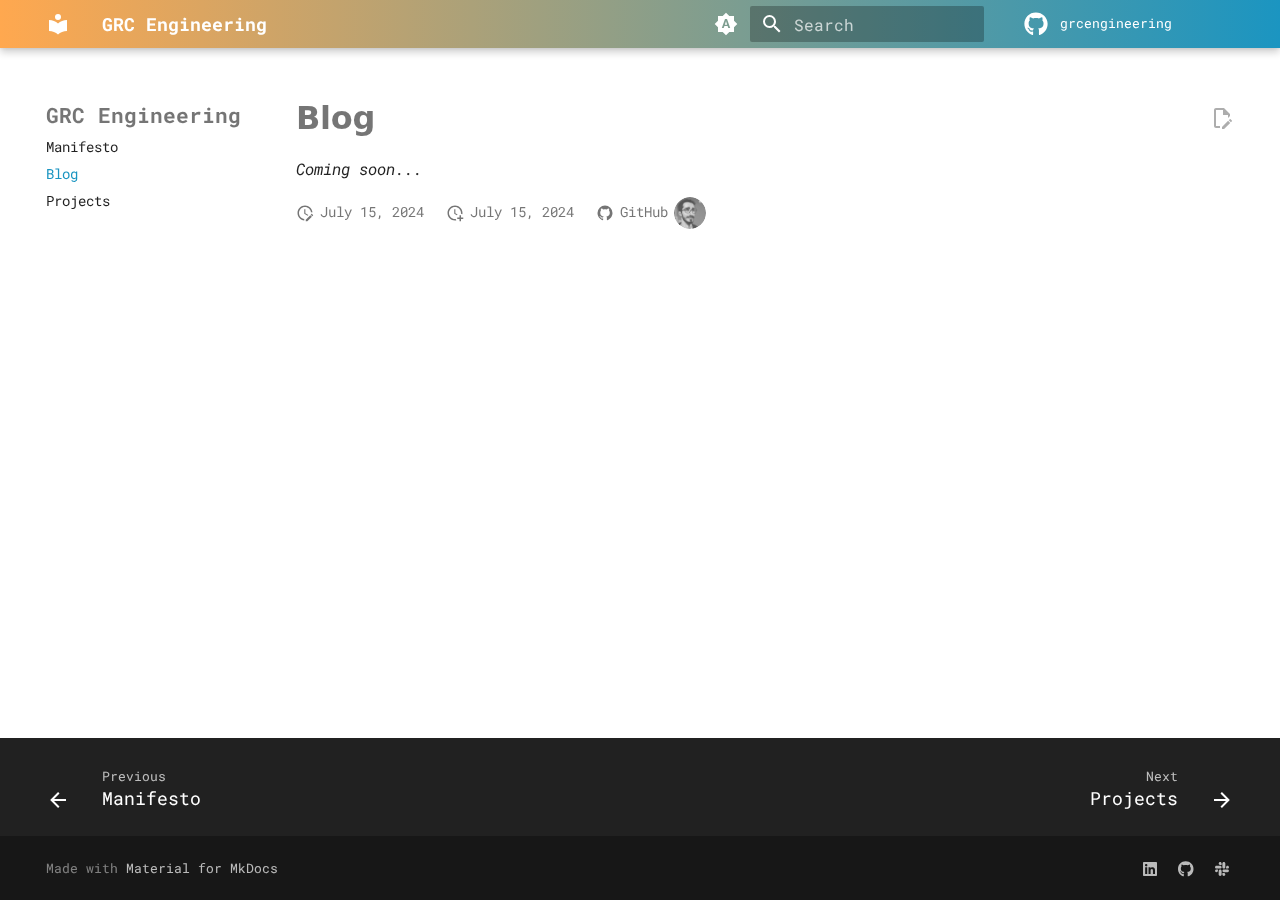
<file: blog/index.html>
<!doctype html>
<html lang="en" class="no-js">
  <head>
    
      <meta charset="utf-8">
      <meta name="viewport" content="width=device-width,initial-scale=1">
      
      
      
        <link rel="canonical" href="https://grc.engineering/blog/">
      
      
        <link rel="prev" href="..">
      
      
        <link rel="next" href="../projects/">
      
      
      <link rel="icon" href="../assets/images/favicon.png">
      <meta name="generator" content="mkdocs-1.6.0, mkdocs-material-9.5.29">
    
    
      
        <title>Blog - GRC Engineering</title>
      
    
    
      <link rel="stylesheet" href="../assets/stylesheets/main.76a95c52.min.css">
      
        
        <link rel="stylesheet" href="../assets/stylesheets/palette.06af60db.min.css">
      
      


    
    
      
    
    
      
        
        
        
        <link rel="stylesheet" href="../assets/external/fonts.googleapis.com/css.f0797445.css">
        <style>:root{--md-text-font:"Roboto Mono";--md-code-font:"Consolas"}</style>
      
    
    
      <link rel="stylesheet" href="../stylesheets/extra.css">
    
    <script>__md_scope=new URL("..",location),__md_hash=e=>[...e].reduce((e,_)=>(e<<5)-e+_.charCodeAt(0),0),__md_get=(e,_=localStorage,t=__md_scope)=>JSON.parse(_.getItem(t.pathname+"."+e)),__md_set=(e,_,t=localStorage,a=__md_scope)=>{try{t.setItem(a.pathname+"."+e,JSON.stringify(_))}catch(e){}}</script>
    
      

    
    
      
        <meta  property="og:type"  content="website" >
      
        <meta  property="og:title"  content="Blog - GRC Engineering" >
      
        <meta  property="og:description"  content="None" >
      
        <meta  property="og:image"  content="https://grc.engineering/assets/images/social/blog.png" >
      
        <meta  property="og:image:type"  content="image/png" >
      
        <meta  property="og:image:width"  content="1200" >
      
        <meta  property="og:image:height"  content="630" >
      
        <meta  property="og:url"  content="https://grc.engineering/blog/" >
      
        <meta  name="twitter:card"  content="summary_large_image" >
      
        <meta  name="twitter:title"  content="Blog - GRC Engineering" >
      
        <meta  name="twitter:description"  content="None" >
      
        <meta  name="twitter:image"  content="https://grc.engineering/assets/images/social/blog.png" >
      
    
    
  </head>
  
  
    
    
      
    
    
    
    
    <body dir="ltr" data-md-color-scheme="grcengineering-light" data-md-color-primary="indigo" data-md-color-accent="indigo">
  
    
    <input class="md-toggle" data-md-toggle="drawer" type="checkbox" id="__drawer" autocomplete="off">
    <input class="md-toggle" data-md-toggle="search" type="checkbox" id="__search" autocomplete="off">
    <label class="md-overlay" for="__drawer"></label>
    <div data-md-component="skip">
      
        
        <a href="#blog" class="md-skip">
          Skip to content
        </a>
      
    </div>
    <div data-md-component="announce">
      
    </div>
    
    
      

  

<header class="md-header md-header--shadow" data-md-component="header">
  <nav class="md-header__inner md-grid" aria-label="Header">
    <a href=".." title="GRC Engineering" class="md-header__button md-logo" aria-label="GRC Engineering" data-md-component="logo">
      
  
  <svg xmlns="http://www.w3.org/2000/svg" viewBox="0 0 24 24"><path d="M12 8a3 3 0 0 0 3-3 3 3 0 0 0-3-3 3 3 0 0 0-3 3 3 3 0 0 0 3 3m0 3.54C9.64 9.35 6.5 8 3 8v11c3.5 0 6.64 1.35 9 3.54 2.36-2.19 5.5-3.54 9-3.54V8c-3.5 0-6.64 1.35-9 3.54Z"/></svg>

    </a>
    <label class="md-header__button md-icon" for="__drawer">
      
      <svg xmlns="http://www.w3.org/2000/svg" viewBox="0 0 24 24"><path d="M3 6h18v2H3V6m0 5h18v2H3v-2m0 5h18v2H3v-2Z"/></svg>
    </label>
    <div class="md-header__title" data-md-component="header-title">
      <div class="md-header__ellipsis">
        <div class="md-header__topic">
          <span class="md-ellipsis">
            GRC Engineering
          </span>
        </div>
        <div class="md-header__topic" data-md-component="header-topic">
          <span class="md-ellipsis">
            
              Blog
            
          </span>
        </div>
      </div>
    </div>
    
      
        <form class="md-header__option" data-md-component="palette">
  
    
    
    
    <input class="md-option" data-md-color-media="(prefers-color-scheme)" data-md-color-scheme="grcengineering-light" data-md-color-primary="indigo" data-md-color-accent="indigo"  aria-label="Switch to light mode"  type="radio" name="__palette" id="__palette_0">
    
      <label class="md-header__button md-icon" title="Switch to light mode" for="__palette_1" hidden>
        <svg xmlns="http://www.w3.org/2000/svg" viewBox="0 0 24 24"><path d="m14.3 16-.7-2h-3.2l-.7 2H7.8L11 7h2l3.2 9h-1.9M20 8.69V4h-4.69L12 .69 8.69 4H4v4.69L.69 12 4 15.31V20h4.69L12 23.31 15.31 20H20v-4.69L23.31 12 20 8.69m-9.15 3.96h2.3L12 9l-1.15 3.65Z"/></svg>
      </label>
    
  
    
    
    
    <input class="md-option" data-md-color-media="(prefers-color-scheme: light)" data-md-color-scheme="grcengineering-light" data-md-color-primary="indigo" data-md-color-accent="indigo"  aria-label="Switch to dark mode"  type="radio" name="__palette" id="__palette_1">
    
      <label class="md-header__button md-icon" title="Switch to dark mode" for="__palette_2" hidden>
        <svg xmlns="http://www.w3.org/2000/svg" viewBox="0 0 24 24"><path d="M12 8a4 4 0 0 0-4 4 4 4 0 0 0 4 4 4 4 0 0 0 4-4 4 4 0 0 0-4-4m0 10a6 6 0 0 1-6-6 6 6 0 0 1 6-6 6 6 0 0 1 6 6 6 6 0 0 1-6 6m8-9.31V4h-4.69L12 .69 8.69 4H4v4.69L.69 12 4 15.31V20h4.69L12 23.31 15.31 20H20v-4.69L23.31 12 20 8.69Z"/></svg>
      </label>
    
  
    
    
    
    <input class="md-option" data-md-color-media="(prefers-color-scheme: dark)" data-md-color-scheme="grcengineering-dark" data-md-color-primary="indigo" data-md-color-accent="indigo"  aria-label="Switch to system preference"  type="radio" name="__palette" id="__palette_2">
    
      <label class="md-header__button md-icon" title="Switch to system preference" for="__palette_0" hidden>
        <svg xmlns="http://www.w3.org/2000/svg" viewBox="0 0 24 24"><path d="M12 18c-.89 0-1.74-.2-2.5-.55C11.56 16.5 13 14.42 13 12c0-2.42-1.44-4.5-3.5-5.45C10.26 6.2 11.11 6 12 6a6 6 0 0 1 6 6 6 6 0 0 1-6 6m8-9.31V4h-4.69L12 .69 8.69 4H4v4.69L.69 12 4 15.31V20h4.69L12 23.31 15.31 20H20v-4.69L23.31 12 20 8.69Z"/></svg>
      </label>
    
  
</form>
      
    
    
      <script>var media,input,key,value,palette=__md_get("__palette");if(palette&&palette.color){"(prefers-color-scheme)"===palette.color.media&&(media=matchMedia("(prefers-color-scheme: light)"),input=document.querySelector(media.matches?"[data-md-color-media='(prefers-color-scheme: light)']":"[data-md-color-media='(prefers-color-scheme: dark)']"),palette.color.media=input.getAttribute("data-md-color-media"),palette.color.scheme=input.getAttribute("data-md-color-scheme"),palette.color.primary=input.getAttribute("data-md-color-primary"),palette.color.accent=input.getAttribute("data-md-color-accent"));for([key,value]of Object.entries(palette.color))document.body.setAttribute("data-md-color-"+key,value)}</script>
    
    
    
      <label class="md-header__button md-icon" for="__search">
        
        <svg xmlns="http://www.w3.org/2000/svg" viewBox="0 0 24 24"><path d="M9.5 3A6.5 6.5 0 0 1 16 9.5c0 1.61-.59 3.09-1.56 4.23l.27.27h.79l5 5-1.5 1.5-5-5v-.79l-.27-.27A6.516 6.516 0 0 1 9.5 16 6.5 6.5 0 0 1 3 9.5 6.5 6.5 0 0 1 9.5 3m0 2C7 5 5 7 5 9.5S7 14 9.5 14 14 12 14 9.5 12 5 9.5 5Z"/></svg>
      </label>
      <div class="md-search" data-md-component="search" role="dialog">
  <label class="md-search__overlay" for="__search"></label>
  <div class="md-search__inner" role="search">
    <form class="md-search__form" name="search">
      <input type="text" class="md-search__input" name="query" aria-label="Search" placeholder="Search" autocapitalize="off" autocorrect="off" autocomplete="off" spellcheck="false" data-md-component="search-query" required>
      <label class="md-search__icon md-icon" for="__search">
        
        <svg xmlns="http://www.w3.org/2000/svg" viewBox="0 0 24 24"><path d="M9.5 3A6.5 6.5 0 0 1 16 9.5c0 1.61-.59 3.09-1.56 4.23l.27.27h.79l5 5-1.5 1.5-5-5v-.79l-.27-.27A6.516 6.516 0 0 1 9.5 16 6.5 6.5 0 0 1 3 9.5 6.5 6.5 0 0 1 9.5 3m0 2C7 5 5 7 5 9.5S7 14 9.5 14 14 12 14 9.5 12 5 9.5 5Z"/></svg>
        
        <svg xmlns="http://www.w3.org/2000/svg" viewBox="0 0 24 24"><path d="M20 11v2H8l5.5 5.5-1.42 1.42L4.16 12l7.92-7.92L13.5 5.5 8 11h12Z"/></svg>
      </label>
      <nav class="md-search__options" aria-label="Search">
        
        <button type="reset" class="md-search__icon md-icon" title="Clear" aria-label="Clear" tabindex="-1">
          
          <svg xmlns="http://www.w3.org/2000/svg" viewBox="0 0 24 24"><path d="M19 6.41 17.59 5 12 10.59 6.41 5 5 6.41 10.59 12 5 17.59 6.41 19 12 13.41 17.59 19 19 17.59 13.41 12 19 6.41Z"/></svg>
        </button>
      </nav>
      
        <div class="md-search__suggest" data-md-component="search-suggest"></div>
      
    </form>
    <div class="md-search__output">
      <div class="md-search__scrollwrap" tabindex="0" data-md-scrollfix>
        <div class="md-search-result" data-md-component="search-result">
          <div class="md-search-result__meta">
            Initializing search
          </div>
          <ol class="md-search-result__list" role="presentation"></ol>
        </div>
      </div>
    </div>
  </div>
</div>
    
    
      <div class="md-header__source">
        <a href="https://github.com/grcengineering/grcengineering.github.io" title="Go to repository" class="md-source" data-md-component="source">
  <div class="md-source__icon md-icon">
    
    <svg xmlns="http://www.w3.org/2000/svg" viewBox="0 0 496 512"><!--! Font Awesome Free 6.5.2 by @fontawesome - https://fontawesome.com License - https://fontawesome.com/license/free (Icons: CC BY 4.0, Fonts: SIL OFL 1.1, Code: MIT License) Copyright 2024 Fonticons, Inc.--><path d="M165.9 397.4c0 2-2.3 3.6-5.2 3.6-3.3.3-5.6-1.3-5.6-3.6 0-2 2.3-3.6 5.2-3.6 3-.3 5.6 1.3 5.6 3.6zm-31.1-4.5c-.7 2 1.3 4.3 4.3 4.9 2.6 1 5.6 0 6.2-2s-1.3-4.3-4.3-5.2c-2.6-.7-5.5.3-6.2 2.3zm44.2-1.7c-2.9.7-4.9 2.6-4.6 4.9.3 2 2.9 3.3 5.9 2.6 2.9-.7 4.9-2.6 4.6-4.6-.3-1.9-3-3.2-5.9-2.9zM244.8 8C106.1 8 0 113.3 0 252c0 110.9 69.8 205.8 169.5 239.2 12.8 2.3 17.3-5.6 17.3-12.1 0-6.2-.3-40.4-.3-61.4 0 0-70 15-84.7-29.8 0 0-11.4-29.1-27.8-36.6 0 0-22.9-15.7 1.6-15.4 0 0 24.9 2 38.6 25.8 21.9 38.6 58.6 27.5 72.9 20.9 2.3-16 8.8-27.1 16-33.7-55.9-6.2-112.3-14.3-112.3-110.5 0-27.5 7.6-41.3 23.6-58.9-2.6-6.5-11.1-33.3 2.6-67.9 20.9-6.5 69 27 69 27 20-5.6 41.5-8.5 62.8-8.5s42.8 2.9 62.8 8.5c0 0 48.1-33.6 69-27 13.7 34.7 5.2 61.4 2.6 67.9 16 17.7 25.8 31.5 25.8 58.9 0 96.5-58.9 104.2-114.8 110.5 9.2 7.9 17 22.9 17 46.4 0 33.7-.3 75.4-.3 83.6 0 6.5 4.6 14.4 17.3 12.1C428.2 457.8 496 362.9 496 252 496 113.3 383.5 8 244.8 8zM97.2 352.9c-1.3 1-1 3.3.7 5.2 1.6 1.6 3.9 2.3 5.2 1 1.3-1 1-3.3-.7-5.2-1.6-1.6-3.9-2.3-5.2-1zm-10.8-8.1c-.7 1.3.3 2.9 2.3 3.9 1.6 1 3.6.7 4.3-.7.7-1.3-.3-2.9-2.3-3.9-2-.6-3.6-.3-4.3.7zm32.4 35.6c-1.6 1.3-1 4.3 1.3 6.2 2.3 2.3 5.2 2.6 6.5 1 1.3-1.3.7-4.3-1.3-6.2-2.2-2.3-5.2-2.6-6.5-1zm-11.4-14.7c-1.6 1-1.6 3.6 0 5.9 1.6 2.3 4.3 3.3 5.6 2.3 1.6-1.3 1.6-3.9 0-6.2-1.4-2.3-4-3.3-5.6-2z"/></svg>
  </div>
  <div class="md-source__repository">
    grcengineering
  </div>
</a>
      </div>
    
  </nav>
  
</header>
    
    <div class="md-container" data-md-component="container">
      
      
        
          
        
      
      <main class="md-main" data-md-component="main">
        <div class="md-main__inner md-grid">
          
            
              
              <div class="md-sidebar md-sidebar--primary" data-md-component="sidebar" data-md-type="navigation" >
                <div class="md-sidebar__scrollwrap">
                  <div class="md-sidebar__inner">
                    



  

<nav class="md-nav md-nav--primary md-nav--integrated" aria-label="Navigation" data-md-level="0">
  <label class="md-nav__title" for="__drawer">
    <a href=".." title="GRC Engineering" class="md-nav__button md-logo" aria-label="GRC Engineering" data-md-component="logo">
      
  
  <svg xmlns="http://www.w3.org/2000/svg" viewBox="0 0 24 24"><path d="M12 8a3 3 0 0 0 3-3 3 3 0 0 0-3-3 3 3 0 0 0-3 3 3 3 0 0 0 3 3m0 3.54C9.64 9.35 6.5 8 3 8v11c3.5 0 6.64 1.35 9 3.54 2.36-2.19 5.5-3.54 9-3.54V8c-3.5 0-6.64 1.35-9 3.54Z"/></svg>

    </a>
    GRC Engineering
  </label>
  
    <div class="md-nav__source">
      <a href="https://github.com/grcengineering/grcengineering.github.io" title="Go to repository" class="md-source" data-md-component="source">
  <div class="md-source__icon md-icon">
    
    <svg xmlns="http://www.w3.org/2000/svg" viewBox="0 0 496 512"><!--! Font Awesome Free 6.5.2 by @fontawesome - https://fontawesome.com License - https://fontawesome.com/license/free (Icons: CC BY 4.0, Fonts: SIL OFL 1.1, Code: MIT License) Copyright 2024 Fonticons, Inc.--><path d="M165.9 397.4c0 2-2.3 3.6-5.2 3.6-3.3.3-5.6-1.3-5.6-3.6 0-2 2.3-3.6 5.2-3.6 3-.3 5.6 1.3 5.6 3.6zm-31.1-4.5c-.7 2 1.3 4.3 4.3 4.9 2.6 1 5.6 0 6.2-2s-1.3-4.3-4.3-5.2c-2.6-.7-5.5.3-6.2 2.3zm44.2-1.7c-2.9.7-4.9 2.6-4.6 4.9.3 2 2.9 3.3 5.9 2.6 2.9-.7 4.9-2.6 4.6-4.6-.3-1.9-3-3.2-5.9-2.9zM244.8 8C106.1 8 0 113.3 0 252c0 110.9 69.8 205.8 169.5 239.2 12.8 2.3 17.3-5.6 17.3-12.1 0-6.2-.3-40.4-.3-61.4 0 0-70 15-84.7-29.8 0 0-11.4-29.1-27.8-36.6 0 0-22.9-15.7 1.6-15.4 0 0 24.9 2 38.6 25.8 21.9 38.6 58.6 27.5 72.9 20.9 2.3-16 8.8-27.1 16-33.7-55.9-6.2-112.3-14.3-112.3-110.5 0-27.5 7.6-41.3 23.6-58.9-2.6-6.5-11.1-33.3 2.6-67.9 20.9-6.5 69 27 69 27 20-5.6 41.5-8.5 62.8-8.5s42.8 2.9 62.8 8.5c0 0 48.1-33.6 69-27 13.7 34.7 5.2 61.4 2.6 67.9 16 17.7 25.8 31.5 25.8 58.9 0 96.5-58.9 104.2-114.8 110.5 9.2 7.9 17 22.9 17 46.4 0 33.7-.3 75.4-.3 83.6 0 6.5 4.6 14.4 17.3 12.1C428.2 457.8 496 362.9 496 252 496 113.3 383.5 8 244.8 8zM97.2 352.9c-1.3 1-1 3.3.7 5.2 1.6 1.6 3.9 2.3 5.2 1 1.3-1 1-3.3-.7-5.2-1.6-1.6-3.9-2.3-5.2-1zm-10.8-8.1c-.7 1.3.3 2.9 2.3 3.9 1.6 1 3.6.7 4.3-.7.7-1.3-.3-2.9-2.3-3.9-2-.6-3.6-.3-4.3.7zm32.4 35.6c-1.6 1.3-1 4.3 1.3 6.2 2.3 2.3 5.2 2.6 6.5 1 1.3-1.3.7-4.3-1.3-6.2-2.2-2.3-5.2-2.6-6.5-1zm-11.4-14.7c-1.6 1-1.6 3.6 0 5.9 1.6 2.3 4.3 3.3 5.6 2.3 1.6-1.3 1.6-3.9 0-6.2-1.4-2.3-4-3.3-5.6-2z"/></svg>
  </div>
  <div class="md-source__repository">
    grcengineering
  </div>
</a>
    </div>
  
  <ul class="md-nav__list" data-md-scrollfix>
    
      
      
  
  
  
  
    <li class="md-nav__item">
      <a href=".." class="md-nav__link">
        
  
  <span class="md-ellipsis">
    Manifesto
  </span>
  

      </a>
    </li>
  

    
      
      
  
  
    
  
  
  
    <li class="md-nav__item md-nav__item--active">
      
      <input class="md-nav__toggle md-toggle" type="checkbox" id="__toc">
      
      
        
      
      
      <a href="./" class="md-nav__link md-nav__link--active">
        
  
  <span class="md-ellipsis">
    Blog
  </span>
  

      </a>
      
    </li>
  

    
      
      
  
  
  
  
    <li class="md-nav__item">
      <a href="../projects/" class="md-nav__link">
        
  
  <span class="md-ellipsis">
    Projects
  </span>
  

      </a>
    </li>
  

    
  </ul>
</nav>
                  </div>
                </div>
              </div>
            
            
          
          
            <div class="md-content" data-md-component="content">
              <article class="md-content__inner md-typeset">
                
                  

  
    <a href="https://github.com/grcengineering/grcengineering.github.io/edit/main/docs/blog.md" title="Edit this page" class="md-content__button md-icon">
      
      <svg xmlns="http://www.w3.org/2000/svg" viewBox="0 0 24 24"><path d="M10 20H6V4h7v5h5v3.1l2-2V8l-6-6H6c-1.1 0-2 .9-2 2v16c0 1.1.9 2 2 2h4v-2m10.2-7c.1 0 .3.1.4.2l1.3 1.3c.2.2.2.6 0 .8l-1 1-2.1-2.1 1-1c.1-.1.2-.2.4-.2m0 3.9L14.1 23H12v-2.1l6.1-6.1 2.1 2.1Z"/></svg>
    </a>
  
  


<h1 id="blog">Blog</h1>
<p><em>Coming soon...</em></p>







  
    
  
  
    
  


  <aside class="md-source-file">
    
      
  <span class="md-source-file__fact">
    <span class="md-icon" title="Last update">
      <svg xmlns="http://www.w3.org/2000/svg" viewBox="0 0 24 24"><path d="M21 13.1c-.1 0-.3.1-.4.2l-1 1 2.1 2.1 1-1c.2-.2.2-.6 0-.8l-1.3-1.3c-.1-.1-.2-.2-.4-.2m-1.9 1.8-6.1 6V23h2.1l6.1-6.1-2.1-2M12.5 7v5.2l4 2.4-1 1L11 13V7h1.5M11 21.9c-5.1-.5-9-4.8-9-9.9C2 6.5 6.5 2 12 2c5.3 0 9.6 4.1 10 9.3-.3-.1-.6-.2-1-.2s-.7.1-1 .2C19.6 7.2 16.2 4 12 4c-4.4 0-8 3.6-8 8 0 4.1 3.1 7.5 7.1 7.9l-.1.2v1.8Z"/></svg>
    </span>
    <span class="git-revision-date-localized-plugin git-revision-date-localized-plugin-date">July 15, 2024</span>
  </span>

    
    
      
  <span class="md-source-file__fact">
    <span class="md-icon" title="Created">
      <svg xmlns="http://www.w3.org/2000/svg" viewBox="0 0 24 24"><path d="M14.47 15.08 11 13V7h1.5v5.25l3.08 1.83c-.41.28-.79.62-1.11 1m-1.39 4.84c-.36.05-.71.08-1.08.08-4.42 0-8-3.58-8-8s3.58-8 8-8 8 3.58 8 8c0 .37-.03.72-.08 1.08.69.1 1.33.32 1.92.64.1-.56.16-1.13.16-1.72 0-5.5-4.5-10-10-10S2 6.5 2 12s4.47 10 10 10c.59 0 1.16-.06 1.72-.16-.32-.59-.54-1.23-.64-1.92M18 15v3h-3v2h3v3h2v-3h3v-2h-3v-3h-2Z"/></svg>
    </span>
    <span class="git-revision-date-localized-plugin git-revision-date-localized-plugin-date">July 15, 2024</span>
  </span>

    
    
    
      
  <span class="md-source-file__fact">
    
      
  <span class="md-icon" title="Contributors">
    <svg xmlns="http://www.w3.org/2000/svg" viewBox="0 0 24 24"><path d="M12 2A10 10 0 0 0 2 12c0 4.42 2.87 8.17 6.84 9.5.5.08.66-.23.66-.5v-1.69c-2.77.6-3.36-1.34-3.36-1.34-.46-1.16-1.11-1.47-1.11-1.47-.91-.62.07-.6.07-.6 1 .07 1.53 1.03 1.53 1.03.87 1.52 2.34 1.07 2.91.83.09-.65.35-1.09.63-1.34-2.22-.25-4.55-1.11-4.55-4.92 0-1.11.38-2 1.03-2.71-.1-.25-.45-1.29.1-2.64 0 0 .84-.27 2.75 1.02.79-.22 1.65-.33 2.5-.33.85 0 1.71.11 2.5.33 1.91-1.29 2.75-1.02 2.75-1.02.55 1.35.2 2.39.1 2.64.65.71 1.03 1.6 1.03 2.71 0 3.82-2.34 4.66-4.57 4.91.36.31.69.92.69 1.85V21c0 .27.16.59.67.5C19.14 20.16 22 16.42 22 12A10 10 0 0 0 12 2Z"/></svg>
  </span>
  <span>GitHub</span>

    
    <nav>
      
        <a href="https://github.com/p4gs" class="md-author" title="@p4gs">
          
          <img src="../assets/external/avatars.githubusercontent.com/u/10093271.fe356448.jpg" alt="p4gs">
        </a>
      
      
      
    </nav>
  </span>

    
  </aside>





                
              </article>
            </div>
          
          
<script>var target=document.getElementById(location.hash.slice(1));target&&target.name&&(target.checked=target.name.startsWith("__tabbed_"))</script>
        </div>
        
          <button type="button" class="md-top md-icon" data-md-component="top" hidden>
  
  <svg xmlns="http://www.w3.org/2000/svg" viewBox="0 0 24 24"><path d="M13 20h-2V8l-5.5 5.5-1.42-1.42L12 4.16l7.92 7.92-1.42 1.42L13 8v12Z"/></svg>
  Back to top
</button>
        
      </main>
      
        <footer class="md-footer">
  
    
      
      <nav class="md-footer__inner md-grid" aria-label="Footer" >
        
          
          <a href=".." class="md-footer__link md-footer__link--prev" aria-label="Previous: Manifesto">
            <div class="md-footer__button md-icon">
              
              <svg xmlns="http://www.w3.org/2000/svg" viewBox="0 0 24 24"><path d="M20 11v2H8l5.5 5.5-1.42 1.42L4.16 12l7.92-7.92L13.5 5.5 8 11h12Z"/></svg>
            </div>
            <div class="md-footer__title">
              <span class="md-footer__direction">
                Previous
              </span>
              <div class="md-ellipsis">
                Manifesto
              </div>
            </div>
          </a>
        
        
          
          <a href="../projects/" class="md-footer__link md-footer__link--next" aria-label="Next: Projects">
            <div class="md-footer__title">
              <span class="md-footer__direction">
                Next
              </span>
              <div class="md-ellipsis">
                Projects
              </div>
            </div>
            <div class="md-footer__button md-icon">
              
              <svg xmlns="http://www.w3.org/2000/svg" viewBox="0 0 24 24"><path d="M4 11v2h12l-5.5 5.5 1.42 1.42L19.84 12l-7.92-7.92L10.5 5.5 16 11H4Z"/></svg>
            </div>
          </a>
        
      </nav>
    
  
  <div class="md-footer-meta md-typeset">
    <div class="md-footer-meta__inner md-grid">
      <div class="md-copyright">
  
  
    Made with
    <a href="https://squidfunk.github.io/mkdocs-material/" target="_blank" rel="noopener">
      Material for MkDocs
    </a>
  
</div>
      
        <div class="md-social">
  
    
    
    
    
      
      
    
    <a href="https://www.linkedin.com/groups/12997229/" target="_blank" rel="noopener" title="www.linkedin.com" class="md-social__link">
      <svg xmlns="http://www.w3.org/2000/svg" viewBox="0 0 448 512"><!--! Font Awesome Free 6.5.2 by @fontawesome - https://fontawesome.com License - https://fontawesome.com/license/free (Icons: CC BY 4.0, Fonts: SIL OFL 1.1, Code: MIT License) Copyright 2024 Fonticons, Inc.--><path d="M416 32H31.9C14.3 32 0 46.5 0 64.3v383.4C0 465.5 14.3 480 31.9 480H416c17.6 0 32-14.5 32-32.3V64.3c0-17.8-14.4-32.3-32-32.3zM135.4 416H69V202.2h66.5V416zm-33.2-243c-21.3 0-38.5-17.3-38.5-38.5S80.9 96 102.2 96c21.2 0 38.5 17.3 38.5 38.5 0 21.3-17.2 38.5-38.5 38.5zm282.1 243h-66.4V312c0-24.8-.5-56.7-34.5-56.7-34.6 0-39.9 27-39.9 54.9V416h-66.4V202.2h63.7v29.2h.9c8.9-16.8 30.6-34.5 62.9-34.5 67.2 0 79.7 44.3 79.7 101.9V416z"/></svg>
    </a>
  
    
    
    
    
      
      
    
    <a href="https://github.com/grcengineering" target="_blank" rel="noopener" title="github.com" class="md-social__link">
      <svg xmlns="http://www.w3.org/2000/svg" viewBox="0 0 496 512"><!--! Font Awesome Free 6.5.2 by @fontawesome - https://fontawesome.com License - https://fontawesome.com/license/free (Icons: CC BY 4.0, Fonts: SIL OFL 1.1, Code: MIT License) Copyright 2024 Fonticons, Inc.--><path d="M165.9 397.4c0 2-2.3 3.6-5.2 3.6-3.3.3-5.6-1.3-5.6-3.6 0-2 2.3-3.6 5.2-3.6 3-.3 5.6 1.3 5.6 3.6zm-31.1-4.5c-.7 2 1.3 4.3 4.3 4.9 2.6 1 5.6 0 6.2-2s-1.3-4.3-4.3-5.2c-2.6-.7-5.5.3-6.2 2.3zm44.2-1.7c-2.9.7-4.9 2.6-4.6 4.9.3 2 2.9 3.3 5.9 2.6 2.9-.7 4.9-2.6 4.6-4.6-.3-1.9-3-3.2-5.9-2.9zM244.8 8C106.1 8 0 113.3 0 252c0 110.9 69.8 205.8 169.5 239.2 12.8 2.3 17.3-5.6 17.3-12.1 0-6.2-.3-40.4-.3-61.4 0 0-70 15-84.7-29.8 0 0-11.4-29.1-27.8-36.6 0 0-22.9-15.7 1.6-15.4 0 0 24.9 2 38.6 25.8 21.9 38.6 58.6 27.5 72.9 20.9 2.3-16 8.8-27.1 16-33.7-55.9-6.2-112.3-14.3-112.3-110.5 0-27.5 7.6-41.3 23.6-58.9-2.6-6.5-11.1-33.3 2.6-67.9 20.9-6.5 69 27 69 27 20-5.6 41.5-8.5 62.8-8.5s42.8 2.9 62.8 8.5c0 0 48.1-33.6 69-27 13.7 34.7 5.2 61.4 2.6 67.9 16 17.7 25.8 31.5 25.8 58.9 0 96.5-58.9 104.2-114.8 110.5 9.2 7.9 17 22.9 17 46.4 0 33.7-.3 75.4-.3 83.6 0 6.5 4.6 14.4 17.3 12.1C428.2 457.8 496 362.9 496 252 496 113.3 383.5 8 244.8 8zM97.2 352.9c-1.3 1-1 3.3.7 5.2 1.6 1.6 3.9 2.3 5.2 1 1.3-1 1-3.3-.7-5.2-1.6-1.6-3.9-2.3-5.2-1zm-10.8-8.1c-.7 1.3.3 2.9 2.3 3.9 1.6 1 3.6.7 4.3-.7.7-1.3-.3-2.9-2.3-3.9-2-.6-3.6-.3-4.3.7zm32.4 35.6c-1.6 1.3-1 4.3 1.3 6.2 2.3 2.3 5.2 2.6 6.5 1 1.3-1.3.7-4.3-1.3-6.2-2.2-2.3-5.2-2.6-6.5-1zm-11.4-14.7c-1.6 1-1.6 3.6 0 5.9 1.6 2.3 4.3 3.3 5.6 2.3 1.6-1.3 1.6-3.9 0-6.2-1.4-2.3-4-3.3-5.6-2z"/></svg>
    </a>
  
    
    
    
    
      
      
    
    <a href="https://grcengineering.slack.com" target="_blank" rel="noopener" title="grcengineering.slack.com" class="md-social__link">
      <svg xmlns="http://www.w3.org/2000/svg" viewBox="0 0 448 512"><!--! Font Awesome Free 6.5.2 by @fontawesome - https://fontawesome.com License - https://fontawesome.com/license/free (Icons: CC BY 4.0, Fonts: SIL OFL 1.1, Code: MIT License) Copyright 2024 Fonticons, Inc.--><path d="M94.12 315.1c0 25.9-21.16 47.06-47.06 47.06S0 341 0 315.1c0-25.9 21.16-47.06 47.06-47.06h47.06v47.06zm23.72 0c0-25.9 21.16-47.06 47.06-47.06s47.06 21.16 47.06 47.06v117.84c0 25.9-21.16 47.06-47.06 47.06s-47.06-21.16-47.06-47.06V315.1zm47.06-188.98c-25.9 0-47.06-21.16-47.06-47.06S139 32 164.9 32s47.06 21.16 47.06 47.06v47.06H164.9zm0 23.72c25.9 0 47.06 21.16 47.06 47.06s-21.16 47.06-47.06 47.06H47.06C21.16 243.96 0 222.8 0 196.9s21.16-47.06 47.06-47.06H164.9zm188.98 47.06c0-25.9 21.16-47.06 47.06-47.06 25.9 0 47.06 21.16 47.06 47.06s-21.16 47.06-47.06 47.06h-47.06V196.9zm-23.72 0c0 25.9-21.16 47.06-47.06 47.06-25.9 0-47.06-21.16-47.06-47.06V79.06c0-25.9 21.16-47.06 47.06-47.06 25.9 0 47.06 21.16 47.06 47.06V196.9zM283.1 385.88c25.9 0 47.06 21.16 47.06 47.06 0 25.9-21.16 47.06-47.06 47.06-25.9 0-47.06-21.16-47.06-47.06v-47.06h47.06zm0-23.72c-25.9 0-47.06-21.16-47.06-47.06 0-25.9 21.16-47.06 47.06-47.06h117.84c25.9 0 47.06 21.16 47.06 47.06 0 25.9-21.16 47.06-47.06 47.06H283.1z"/></svg>
    </a>
  
</div>
      
    </div>
  </div>
</footer>
      
    </div>
    <div class="md-dialog" data-md-component="dialog">
      <div class="md-dialog__inner md-typeset"></div>
    </div>
    
      <div class="md-progress" data-md-component="progress" role="progressbar"></div>
    
    
    <script id="__config" type="application/json">{"base": "..", "features": ["search.suggest", "navigation.instant", "navigation.instant.prefetch", "navigation.instant.progress", "navigation.top", "navigation.footer", "toc.integrate", "content.action.edit"], "search": "../assets/javascripts/workers/search.b8dbb3d2.min.js", "translations": {"clipboard.copied": "Copied to clipboard", "clipboard.copy": "Copy to clipboard", "search.result.more.one": "1 more on this page", "search.result.more.other": "# more on this page", "search.result.none": "No matching documents", "search.result.one": "1 matching document", "search.result.other": "# matching documents", "search.result.placeholder": "Type to start searching", "search.result.term.missing": "Missing", "select.version": "Select version"}}</script>
    
    
      <script src="../assets/javascripts/bundle.fe8b6f2b.min.js"></script>
      
    
  </body>
</html>
</file>
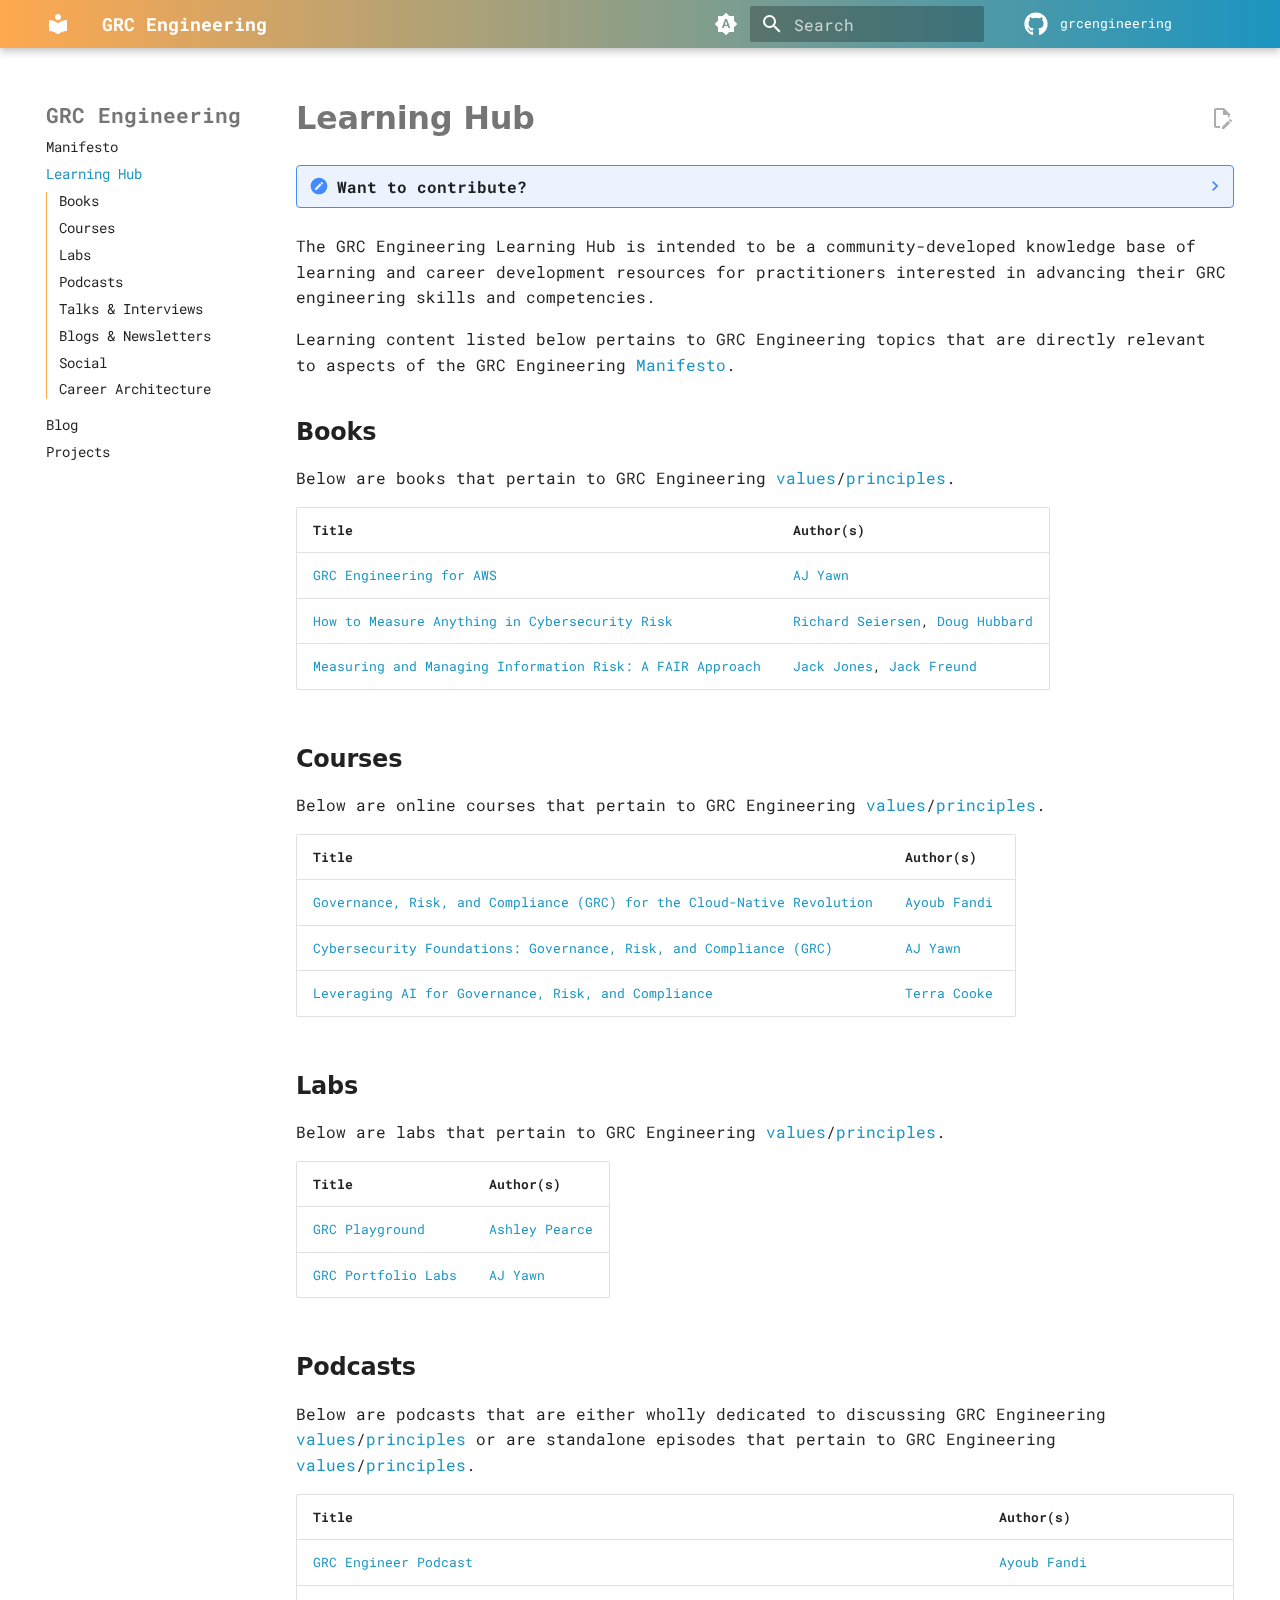
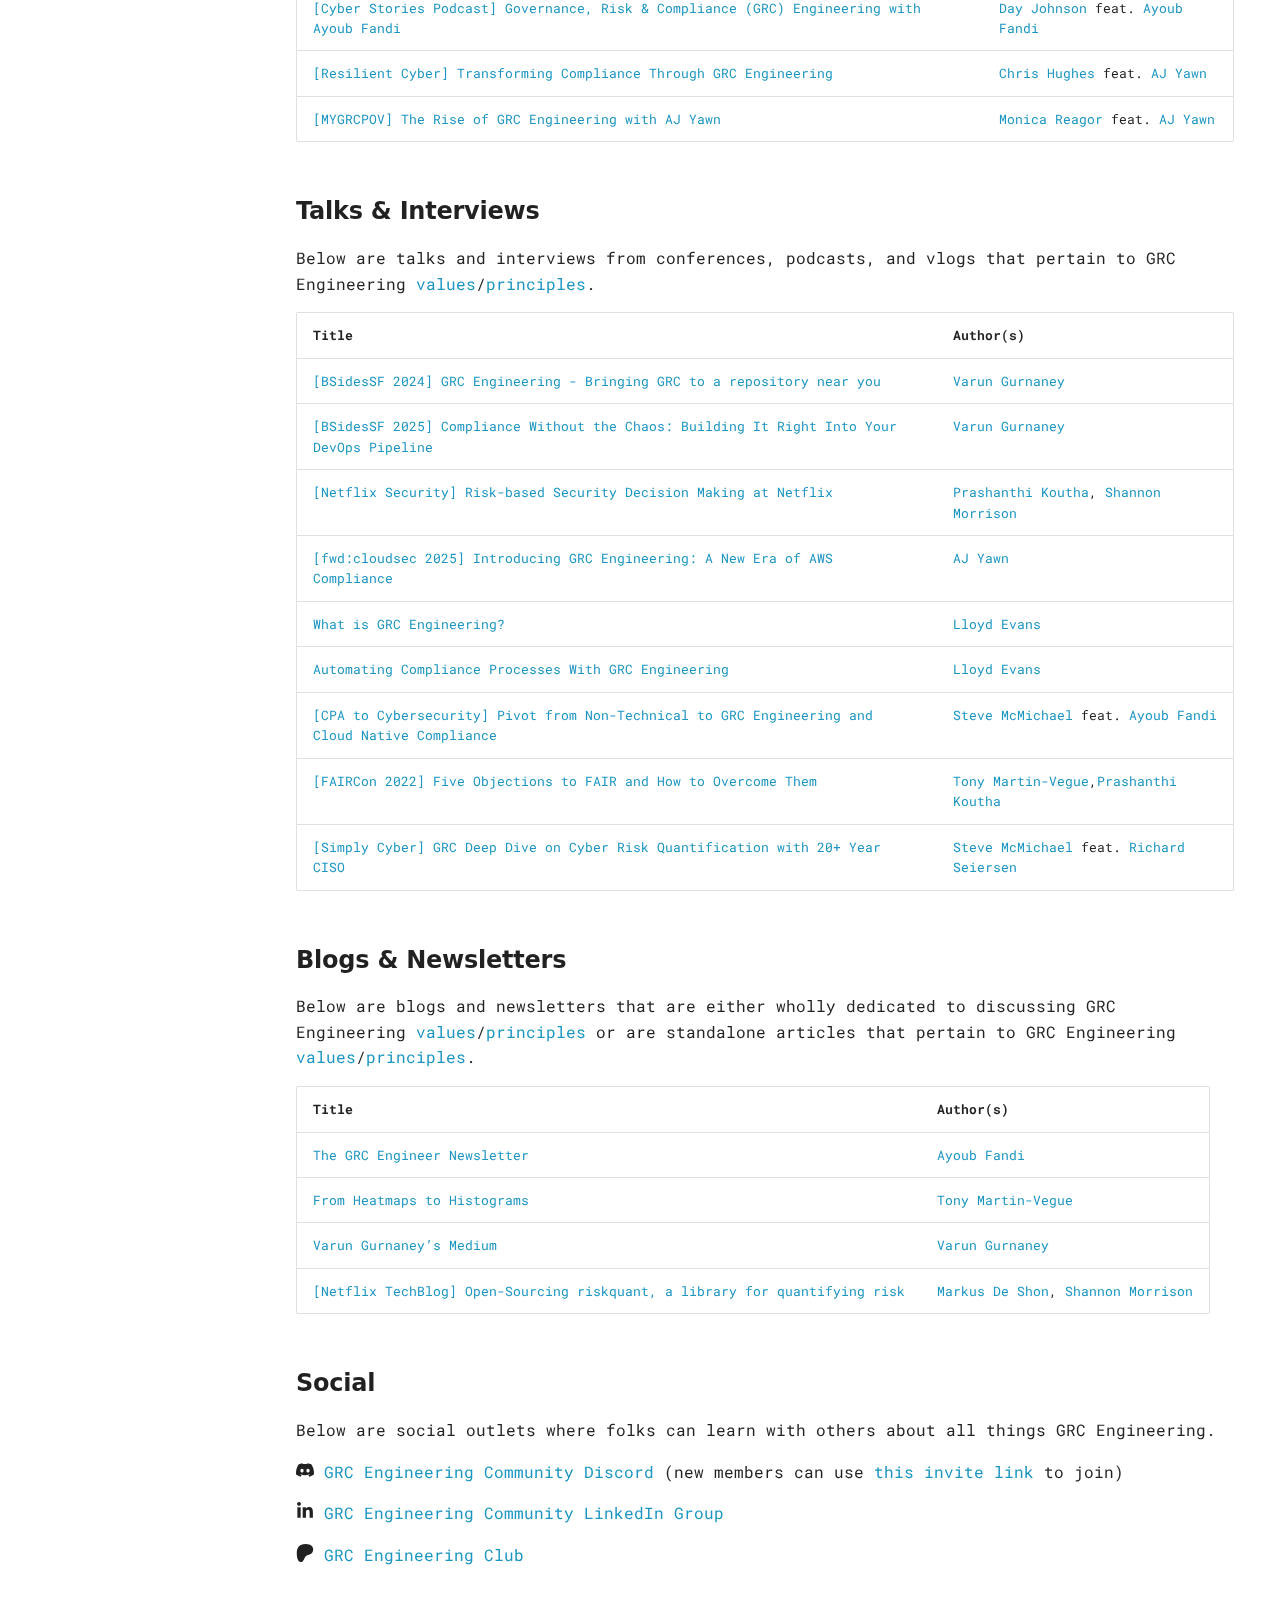
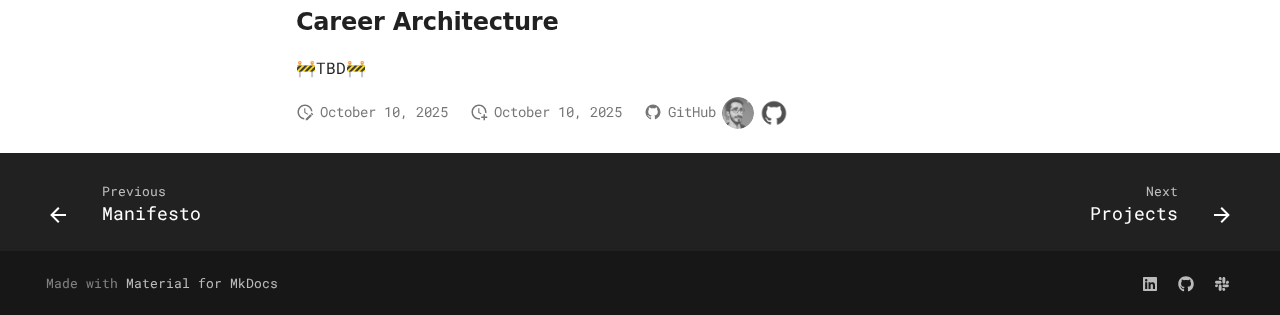
<file: learning-hub/index.html>
<!doctype html>
<html lang="en" class="no-js">
  <head>
    
      <meta charset="utf-8">
      <meta name="viewport" content="width=device-width,initial-scale=1">
      
      
      
        <link rel="canonical" href="https://grc.engineering/learning-hub/">
      
      
        <link rel="prev" href="..">
      
      
        <link rel="next" href="../projects/">
      
      
      <link rel="icon" href="../assets/images/favicon.png">
      <meta name="generator" content="mkdocs-1.6.1, mkdocs-material-9.6.21">
    
    
      
        <title>Learning Hub - GRC Engineering</title>
      
    
    
      <link rel="stylesheet" href="../assets/stylesheets/main.2a3383ac.min.css">
      
        
        <link rel="stylesheet" href="../assets/stylesheets/palette.06af60db.min.css">
      
      


    
    
      
    
    
      
        
        
        
        <link rel="stylesheet" href="../assets/external/fonts.googleapis.com/css.f0797445.css">
        <style>:root{--md-text-font:"Roboto Mono";--md-code-font:"Consolas"}</style>
      
    
    
      <link rel="stylesheet" href="../stylesheets/extra.css">
    
    <script>__md_scope=new URL("..",location),__md_hash=e=>[...e].reduce(((e,_)=>(e<<5)-e+_.charCodeAt(0)),0),__md_get=(e,_=localStorage,t=__md_scope)=>JSON.parse(_.getItem(t.pathname+"."+e)),__md_set=(e,_,t=localStorage,a=__md_scope)=>{try{t.setItem(a.pathname+"."+e,JSON.stringify(_))}catch(e){}}</script>
    
      

    
    
      
        <meta  property="og:type"  content="website" >
      
        <meta  property="og:title"  content="Learning Hub - GRC Engineering" >
      
        <meta  property="og:description"  content="None" >
      
        <meta  property="og:image"  content="https://grc.engineering/assets/images/social/learning-hub.png" >
      
        <meta  property="og:image:type"  content="image/png" >
      
        <meta  property="og:image:width"  content="1200" >
      
        <meta  property="og:image:height"  content="630" >
      
        <meta  property="og:url"  content="https://grc.engineering/learning-hub/" >
      
        <meta  name="twitter:card"  content="summary_large_image" >
      
        <meta  name="twitter:title"  content="Learning Hub - GRC Engineering" >
      
        <meta  name="twitter:description"  content="None" >
      
        <meta  name="twitter:image"  content="https://grc.engineering/assets/images/social/learning-hub.png" >
      
    
    
  </head>
  
  
    
    
      
    
    
    
    
    <body dir="ltr" data-md-color-scheme="grcengineering-light" data-md-color-primary="indigo" data-md-color-accent="indigo">
  
    
    <input class="md-toggle" data-md-toggle="drawer" type="checkbox" id="__drawer" autocomplete="off">
    <input class="md-toggle" data-md-toggle="search" type="checkbox" id="__search" autocomplete="off">
    <label class="md-overlay" for="__drawer"></label>
    <div data-md-component="skip">
      
        
        <a href="#books" class="md-skip">
          Skip to content
        </a>
      
    </div>
    <div data-md-component="announce">
      
    </div>
    
    
      

  

<header class="md-header md-header--shadow" data-md-component="header">
  <nav class="md-header__inner md-grid" aria-label="Header">
    <a href=".." title="GRC Engineering" class="md-header__button md-logo" aria-label="GRC Engineering" data-md-component="logo">
      
  
  <svg xmlns="http://www.w3.org/2000/svg" viewBox="0 0 24 24"><path d="M12 8a3 3 0 0 0 3-3 3 3 0 0 0-3-3 3 3 0 0 0-3 3 3 3 0 0 0 3 3m0 3.54C9.64 9.35 6.5 8 3 8v11c3.5 0 6.64 1.35 9 3.54 2.36-2.19 5.5-3.54 9-3.54V8c-3.5 0-6.64 1.35-9 3.54"/></svg>

    </a>
    <label class="md-header__button md-icon" for="__drawer">
      
      <svg xmlns="http://www.w3.org/2000/svg" viewBox="0 0 24 24"><path d="M3 6h18v2H3zm0 5h18v2H3zm0 5h18v2H3z"/></svg>
    </label>
    <div class="md-header__title" data-md-component="header-title">
      <div class="md-header__ellipsis">
        <div class="md-header__topic">
          <span class="md-ellipsis">
            GRC Engineering
          </span>
        </div>
        <div class="md-header__topic" data-md-component="header-topic">
          <span class="md-ellipsis">
            
              Learning Hub
            
          </span>
        </div>
      </div>
    </div>
    
      
        <form class="md-header__option" data-md-component="palette">
  
    
    
    
    <input class="md-option" data-md-color-media="(prefers-color-scheme)" data-md-color-scheme="grcengineering-light" data-md-color-primary="indigo" data-md-color-accent="indigo"  aria-label="Switch to light mode"  type="radio" name="__palette" id="__palette_0">
    
      <label class="md-header__button md-icon" title="Switch to light mode" for="__palette_1" hidden>
        <svg xmlns="http://www.w3.org/2000/svg" viewBox="0 0 24 24"><path d="m14.3 16-.7-2h-3.2l-.7 2H7.8L11 7h2l3.2 9zM20 8.69V4h-4.69L12 .69 8.69 4H4v4.69L.69 12 4 15.31V20h4.69L12 23.31 15.31 20H20v-4.69L23.31 12zm-9.15 3.96h2.3L12 9z"/></svg>
      </label>
    
  
    
    
    
    <input class="md-option" data-md-color-media="(prefers-color-scheme: light)" data-md-color-scheme="grcengineering-light" data-md-color-primary="indigo" data-md-color-accent="indigo"  aria-label="Switch to dark mode"  type="radio" name="__palette" id="__palette_1">
    
      <label class="md-header__button md-icon" title="Switch to dark mode" for="__palette_2" hidden>
        <svg xmlns="http://www.w3.org/2000/svg" viewBox="0 0 24 24"><path d="M12 8a4 4 0 0 0-4 4 4 4 0 0 0 4 4 4 4 0 0 0 4-4 4 4 0 0 0-4-4m0 10a6 6 0 0 1-6-6 6 6 0 0 1 6-6 6 6 0 0 1 6 6 6 6 0 0 1-6 6m8-9.31V4h-4.69L12 .69 8.69 4H4v4.69L.69 12 4 15.31V20h4.69L12 23.31 15.31 20H20v-4.69L23.31 12z"/></svg>
      </label>
    
  
    
    
    
    <input class="md-option" data-md-color-media="(prefers-color-scheme: dark)" data-md-color-scheme="grcengineering-dark" data-md-color-primary="indigo" data-md-color-accent="indigo"  aria-label="Switch to system preference"  type="radio" name="__palette" id="__palette_2">
    
      <label class="md-header__button md-icon" title="Switch to system preference" for="__palette_0" hidden>
        <svg xmlns="http://www.w3.org/2000/svg" viewBox="0 0 24 24"><path d="M12 18c-.89 0-1.74-.2-2.5-.55C11.56 16.5 13 14.42 13 12s-1.44-4.5-3.5-5.45C10.26 6.2 11.11 6 12 6a6 6 0 0 1 6 6 6 6 0 0 1-6 6m8-9.31V4h-4.69L12 .69 8.69 4H4v4.69L.69 12 4 15.31V20h4.69L12 23.31 15.31 20H20v-4.69L23.31 12z"/></svg>
      </label>
    
  
</form>
      
    
    
      <script>var palette=__md_get("__palette");if(palette&&palette.color){if("(prefers-color-scheme)"===palette.color.media){var media=matchMedia("(prefers-color-scheme: light)"),input=document.querySelector(media.matches?"[data-md-color-media='(prefers-color-scheme: light)']":"[data-md-color-media='(prefers-color-scheme: dark)']");palette.color.media=input.getAttribute("data-md-color-media"),palette.color.scheme=input.getAttribute("data-md-color-scheme"),palette.color.primary=input.getAttribute("data-md-color-primary"),palette.color.accent=input.getAttribute("data-md-color-accent")}for(var[key,value]of Object.entries(palette.color))document.body.setAttribute("data-md-color-"+key,value)}</script>
    
    
    
      
      
        <label class="md-header__button md-icon" for="__search">
          
          <svg xmlns="http://www.w3.org/2000/svg" viewBox="0 0 24 24"><path d="M9.5 3A6.5 6.5 0 0 1 16 9.5c0 1.61-.59 3.09-1.56 4.23l.27.27h.79l5 5-1.5 1.5-5-5v-.79l-.27-.27A6.52 6.52 0 0 1 9.5 16 6.5 6.5 0 0 1 3 9.5 6.5 6.5 0 0 1 9.5 3m0 2C7 5 5 7 5 9.5S7 14 9.5 14 14 12 14 9.5 12 5 9.5 5"/></svg>
        </label>
        <div class="md-search" data-md-component="search" role="dialog">
  <label class="md-search__overlay" for="__search"></label>
  <div class="md-search__inner" role="search">
    <form class="md-search__form" name="search">
      <input type="text" class="md-search__input" name="query" aria-label="Search" placeholder="Search" autocapitalize="off" autocorrect="off" autocomplete="off" spellcheck="false" data-md-component="search-query" required>
      <label class="md-search__icon md-icon" for="__search">
        
        <svg xmlns="http://www.w3.org/2000/svg" viewBox="0 0 24 24"><path d="M9.5 3A6.5 6.5 0 0 1 16 9.5c0 1.61-.59 3.09-1.56 4.23l.27.27h.79l5 5-1.5 1.5-5-5v-.79l-.27-.27A6.52 6.52 0 0 1 9.5 16 6.5 6.5 0 0 1 3 9.5 6.5 6.5 0 0 1 9.5 3m0 2C7 5 5 7 5 9.5S7 14 9.5 14 14 12 14 9.5 12 5 9.5 5"/></svg>
        
        <svg xmlns="http://www.w3.org/2000/svg" viewBox="0 0 24 24"><path d="M20 11v2H8l5.5 5.5-1.42 1.42L4.16 12l7.92-7.92L13.5 5.5 8 11z"/></svg>
      </label>
      <nav class="md-search__options" aria-label="Search">
        
        <button type="reset" class="md-search__icon md-icon" title="Clear" aria-label="Clear" tabindex="-1">
          
          <svg xmlns="http://www.w3.org/2000/svg" viewBox="0 0 24 24"><path d="M19 6.41 17.59 5 12 10.59 6.41 5 5 6.41 10.59 12 5 17.59 6.41 19 12 13.41 17.59 19 19 17.59 13.41 12z"/></svg>
        </button>
      </nav>
      
        <div class="md-search__suggest" data-md-component="search-suggest"></div>
      
    </form>
    <div class="md-search__output">
      <div class="md-search__scrollwrap" tabindex="0" data-md-scrollfix>
        <div class="md-search-result" data-md-component="search-result">
          <div class="md-search-result__meta">
            Initializing search
          </div>
          <ol class="md-search-result__list" role="presentation"></ol>
        </div>
      </div>
    </div>
  </div>
</div>
      
    
    
      <div class="md-header__source">
        <a href="https://github.com/grcengineering/grcengineering.github.io" title="Go to repository" class="md-source" data-md-component="source">
  <div class="md-source__icon md-icon">
    
    <svg xmlns="http://www.w3.org/2000/svg" viewBox="0 0 512 512"><!--! Font Awesome Free 7.0.1 by @fontawesome - https://fontawesome.com License - https://fontawesome.com/license/free (Icons: CC BY 4.0, Fonts: SIL OFL 1.1, Code: MIT License) Copyright 2025 Fonticons, Inc.--><path d="M173.9 397.4c0 2-2.3 3.6-5.2 3.6-3.3.3-5.6-1.3-5.6-3.6 0-2 2.3-3.6 5.2-3.6 3-.3 5.6 1.3 5.6 3.6m-31.1-4.5c-.7 2 1.3 4.3 4.3 4.9 2.6 1 5.6 0 6.2-2s-1.3-4.3-4.3-5.2c-2.6-.7-5.5.3-6.2 2.3m44.2-1.7c-2.9.7-4.9 2.6-4.6 4.9.3 2 2.9 3.3 5.9 2.6 2.9-.7 4.9-2.6 4.6-4.6-.3-1.9-3-3.2-5.9-2.9M252.8 8C114.1 8 8 113.3 8 252c0 110.9 69.8 205.8 169.5 239.2 12.8 2.3 17.3-5.6 17.3-12.1 0-6.2-.3-40.4-.3-61.4 0 0-70 15-84.7-29.8 0 0-11.4-29.1-27.8-36.6 0 0-22.9-15.7 1.6-15.4 0 0 24.9 2 38.6 25.8 21.9 38.6 58.6 27.5 72.9 20.9 2.3-16 8.8-27.1 16-33.7-55.9-6.2-112.3-14.3-112.3-110.5 0-27.5 7.6-41.3 23.6-58.9-2.6-6.5-11.1-33.3 2.6-67.9 20.9-6.5 69 27 69 27 20-5.6 41.5-8.5 62.8-8.5s42.8 2.9 62.8 8.5c0 0 48.1-33.6 69-27 13.7 34.7 5.2 61.4 2.6 67.9 16 17.7 25.8 31.5 25.8 58.9 0 96.5-58.9 104.2-114.8 110.5 9.2 7.9 17 22.9 17 46.4 0 33.7-.3 75.4-.3 83.6 0 6.5 4.6 14.4 17.3 12.1C436.2 457.8 504 362.9 504 252 504 113.3 391.5 8 252.8 8M105.2 352.9c-1.3 1-1 3.3.7 5.2 1.6 1.6 3.9 2.3 5.2 1 1.3-1 1-3.3-.7-5.2-1.6-1.6-3.9-2.3-5.2-1m-10.8-8.1c-.7 1.3.3 2.9 2.3 3.9 1.6 1 3.6.7 4.3-.7.7-1.3-.3-2.9-2.3-3.9-2-.6-3.6-.3-4.3.7m32.4 35.6c-1.6 1.3-1 4.3 1.3 6.2 2.3 2.3 5.2 2.6 6.5 1 1.3-1.3.7-4.3-1.3-6.2-2.2-2.3-5.2-2.6-6.5-1m-11.4-14.7c-1.6 1-1.6 3.6 0 5.9s4.3 3.3 5.6 2.3c1.6-1.3 1.6-3.9 0-6.2-1.4-2.3-4-3.3-5.6-2"/></svg>
  </div>
  <div class="md-source__repository">
    grcengineering
  </div>
</a>
      </div>
    
  </nav>
  
</header>
    
    <div class="md-container" data-md-component="container">
      
      
        
          
        
      
      <main class="md-main" data-md-component="main">
        <div class="md-main__inner md-grid">
          
            
              
              <div class="md-sidebar md-sidebar--primary" data-md-component="sidebar" data-md-type="navigation" >
                <div class="md-sidebar__scrollwrap">
                  <div class="md-sidebar__inner">
                    



  

<nav class="md-nav md-nav--primary md-nav--integrated" aria-label="Navigation" data-md-level="0">
  <label class="md-nav__title" for="__drawer">
    <a href=".." title="GRC Engineering" class="md-nav__button md-logo" aria-label="GRC Engineering" data-md-component="logo">
      
  
  <svg xmlns="http://www.w3.org/2000/svg" viewBox="0 0 24 24"><path d="M12 8a3 3 0 0 0 3-3 3 3 0 0 0-3-3 3 3 0 0 0-3 3 3 3 0 0 0 3 3m0 3.54C9.64 9.35 6.5 8 3 8v11c3.5 0 6.64 1.35 9 3.54 2.36-2.19 5.5-3.54 9-3.54V8c-3.5 0-6.64 1.35-9 3.54"/></svg>

    </a>
    GRC Engineering
  </label>
  
    <div class="md-nav__source">
      <a href="https://github.com/grcengineering/grcengineering.github.io" title="Go to repository" class="md-source" data-md-component="source">
  <div class="md-source__icon md-icon">
    
    <svg xmlns="http://www.w3.org/2000/svg" viewBox="0 0 512 512"><!--! Font Awesome Free 7.0.1 by @fontawesome - https://fontawesome.com License - https://fontawesome.com/license/free (Icons: CC BY 4.0, Fonts: SIL OFL 1.1, Code: MIT License) Copyright 2025 Fonticons, Inc.--><path d="M173.9 397.4c0 2-2.3 3.6-5.2 3.6-3.3.3-5.6-1.3-5.6-3.6 0-2 2.3-3.6 5.2-3.6 3-.3 5.6 1.3 5.6 3.6m-31.1-4.5c-.7 2 1.3 4.3 4.3 4.9 2.6 1 5.6 0 6.2-2s-1.3-4.3-4.3-5.2c-2.6-.7-5.5.3-6.2 2.3m44.2-1.7c-2.9.7-4.9 2.6-4.6 4.9.3 2 2.9 3.3 5.9 2.6 2.9-.7 4.9-2.6 4.6-4.6-.3-1.9-3-3.2-5.9-2.9M252.8 8C114.1 8 8 113.3 8 252c0 110.9 69.8 205.8 169.5 239.2 12.8 2.3 17.3-5.6 17.3-12.1 0-6.2-.3-40.4-.3-61.4 0 0-70 15-84.7-29.8 0 0-11.4-29.1-27.8-36.6 0 0-22.9-15.7 1.6-15.4 0 0 24.9 2 38.6 25.8 21.9 38.6 58.6 27.5 72.9 20.9 2.3-16 8.8-27.1 16-33.7-55.9-6.2-112.3-14.3-112.3-110.5 0-27.5 7.6-41.3 23.6-58.9-2.6-6.5-11.1-33.3 2.6-67.9 20.9-6.5 69 27 69 27 20-5.6 41.5-8.5 62.8-8.5s42.8 2.9 62.8 8.5c0 0 48.1-33.6 69-27 13.7 34.7 5.2 61.4 2.6 67.9 16 17.7 25.8 31.5 25.8 58.9 0 96.5-58.9 104.2-114.8 110.5 9.2 7.9 17 22.9 17 46.4 0 33.7-.3 75.4-.3 83.6 0 6.5 4.6 14.4 17.3 12.1C436.2 457.8 504 362.9 504 252 504 113.3 391.5 8 252.8 8M105.2 352.9c-1.3 1-1 3.3.7 5.2 1.6 1.6 3.9 2.3 5.2 1 1.3-1 1-3.3-.7-5.2-1.6-1.6-3.9-2.3-5.2-1m-10.8-8.1c-.7 1.3.3 2.9 2.3 3.9 1.6 1 3.6.7 4.3-.7.7-1.3-.3-2.9-2.3-3.9-2-.6-3.6-.3-4.3.7m32.4 35.6c-1.6 1.3-1 4.3 1.3 6.2 2.3 2.3 5.2 2.6 6.5 1 1.3-1.3.7-4.3-1.3-6.2-2.2-2.3-5.2-2.6-6.5-1m-11.4-14.7c-1.6 1-1.6 3.6 0 5.9s4.3 3.3 5.6 2.3c1.6-1.3 1.6-3.9 0-6.2-1.4-2.3-4-3.3-5.6-2"/></svg>
  </div>
  <div class="md-source__repository">
    grcengineering
  </div>
</a>
    </div>
  
  <ul class="md-nav__list" data-md-scrollfix>
    
      
      
  
  
  
  
    <li class="md-nav__item">
      <a href=".." class="md-nav__link">
        
  
  
  <span class="md-ellipsis">
    Manifesto
    
  </span>
  

      </a>
    </li>
  

    
      
      
  
  
    
  
  
  
    <li class="md-nav__item md-nav__item--active">
      
      <input class="md-nav__toggle md-toggle" type="checkbox" id="__toc">
      
      
      
        <label class="md-nav__link md-nav__link--active" for="__toc">
          
  
  
  <span class="md-ellipsis">
    Learning Hub
    
  </span>
  

          <span class="md-nav__icon md-icon"></span>
        </label>
      
      <a href="./" class="md-nav__link md-nav__link--active">
        
  
  
  <span class="md-ellipsis">
    Learning Hub
    
  </span>
  

      </a>
      
        

<nav class="md-nav md-nav--secondary" aria-label="Table of contents">
  
  
  
  
    <label class="md-nav__title" for="__toc">
      <span class="md-nav__icon md-icon"></span>
      Table of contents
    </label>
    <ul class="md-nav__list" data-md-component="toc" data-md-scrollfix>
      
        <li class="md-nav__item">
  <a href="#books" class="md-nav__link">
    <span class="md-ellipsis">
      Books
    </span>
  </a>
  
</li>
      
        <li class="md-nav__item">
  <a href="#courses" class="md-nav__link">
    <span class="md-ellipsis">
      Courses
    </span>
  </a>
  
</li>
      
        <li class="md-nav__item">
  <a href="#labs" class="md-nav__link">
    <span class="md-ellipsis">
      Labs
    </span>
  </a>
  
</li>
      
        <li class="md-nav__item">
  <a href="#podcasts" class="md-nav__link">
    <span class="md-ellipsis">
      Podcasts
    </span>
  </a>
  
</li>
      
        <li class="md-nav__item">
  <a href="#talks-interviews" class="md-nav__link">
    <span class="md-ellipsis">
      Talks &amp; Interviews
    </span>
  </a>
  
</li>
      
        <li class="md-nav__item">
  <a href="#blogs-newsletters" class="md-nav__link">
    <span class="md-ellipsis">
      Blogs &amp; Newsletters
    </span>
  </a>
  
</li>
      
        <li class="md-nav__item">
  <a href="#social" class="md-nav__link">
    <span class="md-ellipsis">
      Social
    </span>
  </a>
  
</li>
      
        <li class="md-nav__item">
  <a href="#career-architecture" class="md-nav__link">
    <span class="md-ellipsis">
      Career Architecture
    </span>
  </a>
  
</li>
      
    </ul>
  
</nav>
      
    </li>
  

    
      
      
  
  
  
  
    <li class="md-nav__item">
      <a href="https://blog.grc.engineering" class="md-nav__link">
        
  
  
  <span class="md-ellipsis">
    Blog
    
  </span>
  

      </a>
    </li>
  

    
      
      
  
  
  
  
    <li class="md-nav__item">
      <a href="../projects/" class="md-nav__link">
        
  
  
  <span class="md-ellipsis">
    Projects
    
  </span>
  

      </a>
    </li>
  

    
  </ul>
</nav>
                  </div>
                </div>
              </div>
            
            
          
          
            <div class="md-content" data-md-component="content">
              <article class="md-content__inner md-typeset">
                
                  


  
    <a href="https://github.com/grcengineering/grcengineering.github.io/edit/main/docs/index.md/learning-hub.md" title="Edit this page" class="md-content__button md-icon" rel="edit">
      
      <svg xmlns="http://www.w3.org/2000/svg" viewBox="0 0 24 24"><path d="M10 20H6V4h7v5h5v3.1l2-2V8l-6-6H6c-1.1 0-2 .9-2 2v16c0 1.1.9 2 2 2h4zm10.2-7c.1 0 .3.1.4.2l1.3 1.3c.2.2.2.6 0 .8l-1 1-2.1-2.1 1-1c.1-.1.2-.2.4-.2m0 3.9L14.1 23H12v-2.1l6.1-6.1z"/></svg>
    </a>
  
  


  <h1>Learning Hub</h1>

<details class="note">
<summary>Want to contribute?</summary>
<p>You can contribute in a few different ways:
<ul>
<li>Create a feature branch for <a href="https://github.com/grcengineering/grcengineering.github.io/blob/main/docs/learning-hub.md">learning.md</a> -&gt; submit a pull request </li>
<li>Open an <a href="https://github.com/grcengineering/grcengineering.github.io/issues?q=is%3Aissue%20state%3Aopen%20label%3A%22Learning%20Hub%22">Issue</a> with a feature request (use the <code>Learning Hub</code> label)</li>
<li>Start a <a href="https://github.com/grcengineering/grcengineering.github.io/discussions?discussions_q=is%3Aopen+label%3A%22Learning+Hub%22">Discussion</a> to brainstorm ideas with the community (use the <code>Learning Hub</code> label)</li>
</ul></p>
</details>
<p>The GRC Engineering Learning Hub is intended to be a community-developed knowledge base of learning and career development resources for practitioners interested in advancing their GRC engineering skills and competencies.</p>
<p>Learning content listed below pertains to GRC Engineering topics that are directly relevant to aspects of the GRC Engineering <a href="https://grc.engineering">Manifesto</a>.</p>
<!--*<div class="grid cards" markdown>

- :material-bookshelf: [**Books**](#books)
- :fontawesome-solid-chalkboard-teacher: [__Courses__](#courses)
- :material-flask-outline: [**Labs**](#labs)
- :material-podcast: [**Podcasts**](#podcasts)
- :material-youtube: [**Videos**](#videos)
- :material-email-newsletter: [__Blogs & Newsletters__](#newsletters)
- :fontawesome-solid-people-group: [__Social__](#social)
- :material-office-building-cog-outline: [__Career Architecture__](#career-architecture)

</div>-->

<h2 id="books">Books</h2>
<p>Below are books that pertain to GRC Engineering <a href="https://grc.engineering/#values">values</a>/<a href="https://grc.engineering/#principles">principles</a>.</p>
<table>
<thead>
<tr>
<th>Title</th>
<th>Author(s)</th>
</tr>
</thead>
<tbody>
<tr>
<td><a href="https://grcengineeringbook.com/">GRC Engineering for AWS</a></td>
<td><a href="https://www.linkedin.com/in/ajyawn/">AJ Yawn</a></td>
</tr>
<tr>
<td><a href="https://www.amazon.com/How-Measure-Anything-Cybersecurity-Risk/dp/1119892309/ref=pd_bxgy_d_sccl_1/134-1234474-7176859">How to Measure Anything in Cybersecurity Risk</a></td>
<td><a href="https://www.linkedin.com/in/richardseiersen/">Richard Seiersen</a>, <a href="https://www.linkedin.com/in/dwhubbard/">Doug Hubbard</a></td>
</tr>
<tr>
<td><a href="https://www.amazon.com/Measuring-Managing-Information-Risk-Approach/dp/0124202314/ref=sr_1_1">Measuring and Managing Information Risk: A FAIR Approach</a></td>
<td><a href="https://www.linkedin.com/in/jonesj26/">Jack Jones</a>, <a href="https://www.linkedin.com/in/jackfreund/">Jack Freund</a></td>
</tr>
</tbody>
</table>
<h2 id="courses">Courses</h2>
<p>Below are online courses that pertain to GRC Engineering <a href="https://grc.engineering/#values">values</a>/<a href="https://grc.engineering/#principles">principles</a>.</p>
<table>
<thead>
<tr>
<th>Title</th>
<th>Author(s)</th>
</tr>
</thead>
<tbody>
<tr>
<td><a href="https://www.linkedin.com/learning/governance-risk-and-compliance-grc-for-the-cloud-native-revolution">Governance, Risk, and Compliance (GRC) for the Cloud-Native Revolution</a></td>
<td><a href="https://www.linkedin.com/in/ayoubfandi/">Ayoub Fandi</a></td>
</tr>
<tr>
<td><a href="https://www.linkedin.com/learning/cybersecurity-foundations-governance-risk-and-compliance-grc-25657666">Cybersecurity Foundations: Governance, Risk, and Compliance (GRC)</a></td>
<td><a href="https://www.linkedin.com/in/ajyawn/">AJ Yawn</a></td>
</tr>
<tr>
<td><a href="https://www.linkedin.com/learning/leveraging-ai-for-governance-risk-and-compliance/welcome-to-grc-and-ai">Leveraging AI for Governance, Risk, and Compliance</a></td>
<td><a href="https://www.linkedin.com/in/terra-cooke-24552918/">Terra Cooke</a></td>
</tr>
</tbody>
</table>
<h2 id="labs">Labs</h2>
<p>Below are labs that pertain to GRC Engineering <a href="https://grc.engineering/#values">values</a>/<a href="https://grc.engineering/#principles">principles</a>.</p>
<table>
<thead>
<tr>
<th>Title</th>
<th>Author(s)</th>
</tr>
</thead>
<tbody>
<tr>
<td><a href="https://github.com/ashpearce/GRC-Playground">GRC Playground</a></td>
<td><a href="https://www.linkedin.com/in/ashley-thornhill/">Ashley Pearce</a></td>
</tr>
<tr>
<td><a href="https://github.com/ajy0127/grc_portfolio/tree/main/labs">GRC Portfolio Labs</a></td>
<td><a href="https://www.linkedin.com/in/ajyawn/">AJ Yawn</a></td>
</tr>
</tbody>
</table>
<h2 id="podcasts">Podcasts</h2>
<p>Below are podcasts that are either wholly dedicated to discussing GRC Engineering <a href="https://grc.engineering/#values">values</a>/<a href="https://grc.engineering/#principles">principles</a> or are standalone episodes that pertain to GRC Engineering <a href="https://grc.engineering/#values">values</a>/<a href="https://grc.engineering/#principles">principles</a>.</p>
<table>
<thead>
<tr>
<th>Title</th>
<th>Author(s)</th>
</tr>
</thead>
<tbody>
<tr>
<td><a href="https://open.spotify.com/show/3SkXwuXewy0qXXhICy5e6W">GRC Engineer Podcast</a></td>
<td><a href="https://www.linkedin.com/in/ayoubfandi/">Ayoub Fandi</a></td>
</tr>
<tr>
<td><a href="https://www.youtube.com/watch?v=bPpnRVj-Xy0&amp;pp=0gcJCTAAG3HoqbEJ">[Cyber Stories Podcast] Governance, Risk &amp; Compliance (GRC) Engineering with Ayoub Fandi</a></td>
<td><a href="https://www.linkedin.com/in/dayspringjohnson/">Day Johnson</a> feat. <a href="https://www.linkedin.com/in/ayoubfandi/">Ayoub Fandi</a></td>
</tr>
<tr>
<td><a href="https://www.resilientcyber.io/p/resilient-cyber-w-aj-yawn-transforming">[Resilient Cyber] Transforming Compliance Through GRC Engineering</a></td>
<td><a href="https://www.linkedin.com/in/resilientcyber/">Chris Hughes</a> feat. <a href="https://www.linkedin.com/in/ajyawn/">AJ Yawn</a></td>
</tr>
<tr>
<td><a href="https://www.youtube.com/watch?v=0wyEiN2-Dz0">[MYGRCPOV] The Rise of GRC Engineering with AJ Yawn</a></td>
<td><a href="https://www.linkedin.com/in/monicareagor/">Monica Reagor</a> feat. <a href="https://www.linkedin.com/in/ajyawn/">AJ Yawn</a></td>
</tr>
</tbody>
</table>
<h2 id="talks-interviews">Talks &amp; Interviews</h2>
<p>Below are talks and interviews from conferences, podcasts, and vlogs that pertain to GRC Engineering <a href="https://grc.engineering/#values">values</a>/<a href="https://grc.engineering/#principles">principles</a>.</p>
<table>
<thead>
<tr>
<th>Title</th>
<th>Author(s)</th>
</tr>
</thead>
<tbody>
<tr>
<td><a href="https://www.youtube.com/watch?v=gtnP68wosHo">[BSidesSF 2024] GRC Engineering - Bringing GRC to a repository near you</a></td>
<td><a href="https://www.linkedin.com/in/varungurnaney/">Varun Gurnaney</a></td>
</tr>
<tr>
<td><a href="https://www.youtube.com/watch?v=khnlJwTCKZ8">[BSidesSF 2025] Compliance Without the Chaos: Building It Right Into Your DevOps Pipeline</a></td>
<td><a href="https://www.linkedin.com/in/varungurnaney/">Varun Gurnaney</a></td>
</tr>
<tr>
<td><a href="https://www.youtube.com/watch?v=wgQkqPmDIAQ">[Netflix Security] Risk-based Security Decision Making at Netflix</a></td>
<td><a href="https://www.linkedin.com/in/prashanthi-koutha/">Prashanthi Koutha</a>, <a href="https://www.linkedin.com/in/shannon-morrison-0b71b544/">Shannon Morrison</a></td>
</tr>
<tr>
<td><a href="https://www.youtube.com/watch?v=nEM7z266D6o">[fwd:cloudsec 2025] Introducing GRC Engineering: A New Era of AWS Compliance</a></td>
<td><a href="https://www.linkedin.com/in/ajyawn/">AJ Yawn</a></td>
</tr>
<tr>
<td><a href="https://www.youtube.com/watch?v=cR3x4YBTPdQ">What is GRC Engineering?</a></td>
<td><a href="https://www.linkedin.com/in/lloydtevans/">Lloyd Evans</a></td>
</tr>
<tr>
<td><a href="https://www.youtube.com/watch?v=eQGz8USfn8s">Automating Compliance Processes With GRC Engineering</a></td>
<td><a href="https://www.linkedin.com/in/lloydtevans/">Lloyd Evans</a></td>
</tr>
<tr>
<td><a href="https://www.youtube.com/watch?v=ktjD6G8wHYM">[CPA to Cybersecurity] Pivot from Non-Technical to GRC Engineering and Cloud Native Compliance</a></td>
<td><a href="https://www.linkedin.com/in/steve-mcmichael/">Steve McMichael</a> feat. <a href="https://www.linkedin.com/in/ayoubfandi/">Ayoub Fandi</a></td>
</tr>
<tr>
<td><a href="https://www.fairinstitute.org/resources/case-study-five-objections-to-fair-and-how-to-overcome-them-with-netflix">[FAIRCon 2022] Five Objections to FAIR and How to Overcome Them</a></td>
<td><a href="https://www.linkedin.com/in/tonymartinvegue/">Tony Martin-Vegue</a>,<a href="https://www.linkedin.com/in/prashanthi-koutha/">Prashanthi Koutha</a></td>
</tr>
<tr>
<td><a href="https://www.youtube.com/watch?v=8ZvBfKiCMD8">[Simply Cyber] GRC Deep Dive on Cyber Risk Quantification with 20+ Year CISO</a></td>
<td><a href="https://www.linkedin.com/in/steve-mcmichael/">Steve McMichael</a> feat. <a href="https://www.linkedin.com/in/richardseiersen/">Richard Seiersen</a></td>
</tr>
</tbody>
</table>
<h2 id="blogs-newsletters">Blogs &amp; Newsletters</h2>
<p>Below are blogs and newsletters that are either wholly dedicated to discussing GRC Engineering <a href="https://grc.engineering/#values">values</a>/<a href="https://grc.engineering/#principles">principles</a> or are standalone articles that pertain to GRC Engineering <a href="https://grc.engineering/#values">values</a>/<a href="https://grc.engineering/#principles">principles</a>.</p>
<table>
<thead>
<tr>
<th>Title</th>
<th>Author(s)</th>
</tr>
</thead>
<tbody>
<tr>
<td><a href="https://grcengineer.com">The GRC Engineer Newsletter</a></td>
<td><a href="https://www.linkedin.com/in/ayoubfandi/">Ayoub Fandi</a></td>
</tr>
<tr>
<td><a href="https://newsletter.heatmapstohistograms.com/">From Heatmaps to Histograms</a></td>
<td><a href="https://www.linkedin.com/in/tonymartinvegue/">Tony Martin-Vegue</a></td>
</tr>
<tr>
<td><a href="https://medium.com/@varungurnaney">Varun Gurnaney’s Medium</a></td>
<td><a href="https://www.linkedin.com/in/varungurnaney/">Varun Gurnaney</a></td>
</tr>
<tr>
<td><a href="https://netflixtechblog.com/open-sourcing-riskquant-a-library-for-quantifying-risk-6720cc1e4968">[Netflix TechBlog] Open-Sourcing riskquant, a library for quantifying risk</a></td>
<td><a href="https://www.linkedin.com/in/markus-de-shon-096889/">Markus De Shon</a>, <a href="https://www.linkedin.com/in/shannon-morrison-0b71b544">Shannon Morrison</a></td>
</tr>
</tbody>
</table>
<h2 id="social">Social</h2>
<p>Below are social outlets where folks can learn with others about all things GRC Engineering.</p>
<p><span class="twemoji"><svg xmlns="http://www.w3.org/2000/svg" viewBox="0 0 24 24"><path d="M20.317 4.37a19.8 19.8 0 0 0-4.885-1.515.074.074 0 0 0-.079.037c-.21.375-.444.864-.608 1.25a18.3 18.3 0 0 0-5.487 0 13 13 0 0 0-.617-1.25.08.08 0 0 0-.079-.037A19.7 19.7 0 0 0 3.677 4.37a.1.1 0 0 0-.032.027C.533 9.046-.32 13.58.099 18.057a.08.08 0 0 0 .031.057 19.9 19.9 0 0 0 5.993 3.03.08.08 0 0 0 .084-.028c.462-.63.874-1.295 1.226-1.994a.076.076 0 0 0-.041-.106 13 13 0 0 1-1.872-.892.077.077 0 0 1-.008-.128 10 10 0 0 0 .372-.292.07.07 0 0 1 .077-.01c3.928 1.793 8.18 1.793 12.062 0a.07.07 0 0 1 .078.01c.12.098.246.198.373.292a.077.077 0 0 1-.006.127 12.3 12.3 0 0 1-1.873.892.077.077 0 0 0-.041.107c.36.698.772 1.362 1.225 1.993a.08.08 0 0 0 .084.028 19.8 19.8 0 0 0 6.002-3.03.08.08 0 0 0 .032-.054c.5-5.177-.838-9.674-3.549-13.66a.06.06 0 0 0-.031-.03M8.02 15.33c-1.182 0-2.157-1.085-2.157-2.419 0-1.333.956-2.419 2.157-2.419 1.21 0 2.176 1.096 2.157 2.42 0 1.333-.956 2.418-2.157 2.418m7.975 0c-1.183 0-2.157-1.085-2.157-2.419 0-1.333.955-2.419 2.157-2.419 1.21 0 2.176 1.096 2.157 2.42 0 1.333-.946 2.418-2.157 2.418"/></svg></span> <a href="https://discord.com/channels/1193390071408242849">GRC Engineering Community Discord</a> (new members can use <a href="https://discord.gg/CG6EDDbG4B">this invite link</a> to join)</p>
<p><span class="twemoji"><svg xmlns="http://www.w3.org/2000/svg" viewBox="0 0 448 512"><!--! Font Awesome Free 7.0.1 by @fontawesome - https://fontawesome.com License - https://fontawesome.com/license/free (Icons: CC BY 4.0, Fonts: SIL OFL 1.1, Code: MIT License) Copyright 2025 Fonticons, Inc.--><path d="M100.3 448H7.4V148.9h92.9zM53.8 108.1C24.1 108.1 0 83.5 0 53.8c0-14.3 5.7-27.9 15.8-38S39.6 0 53.8 0s27.9 5.7 38 15.8 15.8 23.8 15.8 38c0 29.7-24.1 54.3-53.8 54.3M447.9 448h-92.7V302.4c0-34.7-.7-79.2-48.3-79.2-48.3 0-55.7 37.7-55.7 76.7V448h-92.8V148.9h89.1v40.8h1.3c12.4-23.5 42.7-48.3 87.9-48.3 94 0 111.3 61.9 111.3 142.3V448z"/></svg></span> <a href="https://www.linkedin.com/groups/12997229/">GRC Engineering Community LinkedIn Group</a></p>
<p><span class="twemoji"><svg xmlns="http://www.w3.org/2000/svg" viewBox="0 0 24 24"><path d="M22.957 7.21c-.004-3.064-2.391-5.576-5.191-6.482-3.478-1.125-8.064-.962-11.384.604C2.357 3.231 1.093 7.391 1.046 11.54c-.039 3.411.302 12.396 5.369 12.46 3.765.047 4.326-4.804 6.068-7.141 1.24-1.662 2.836-2.132 4.801-2.618 3.376-.836 5.678-3.501 5.673-7.031"/></svg></span> <a href="https://www.patreon.com/GRCEngineeringClub">GRC Engineering Club</a></p>
<h2 id="career-architecture">Career Architecture</h2>
<p>🚧TBD🚧</p>







  
    
  
  
    
  


  <aside class="md-source-file">
    
      
  <span class="md-source-file__fact">
    <span class="md-icon" title="Last update">
      <svg xmlns="http://www.w3.org/2000/svg" viewBox="0 0 24 24"><path d="M21 13.1c-.1 0-.3.1-.4.2l-1 1 2.1 2.1 1-1c.2-.2.2-.6 0-.8l-1.3-1.3c-.1-.1-.2-.2-.4-.2m-1.9 1.8-6.1 6V23h2.1l6.1-6.1zM12.5 7v5.2l4 2.4-1 1L11 13V7zM11 21.9c-5.1-.5-9-4.8-9-9.9C2 6.5 6.5 2 12 2c5.3 0 9.6 4.1 10 9.3-.3-.1-.6-.2-1-.2s-.7.1-1 .2C19.6 7.2 16.2 4 12 4c-4.4 0-8 3.6-8 8 0 4.1 3.1 7.5 7.1 7.9l-.1.2z"/></svg>
    </span>
    <span class="git-revision-date-localized-plugin git-revision-date-localized-plugin-date" title="October 10, 2025 22:27:31 UTC">October 10, 2025</span>
  </span>

    
    
      
  <span class="md-source-file__fact">
    <span class="md-icon" title="Created">
      <svg xmlns="http://www.w3.org/2000/svg" viewBox="0 0 24 24"><path d="M14.47 15.08 11 13V7h1.5v5.25l3.08 1.83c-.41.28-.79.62-1.11 1m-1.39 4.84c-.36.05-.71.08-1.08.08-4.42 0-8-3.58-8-8s3.58-8 8-8 8 3.58 8 8c0 .37-.03.72-.08 1.08.69.1 1.33.32 1.92.64.1-.56.16-1.13.16-1.72 0-5.5-4.5-10-10-10S2 6.5 2 12s4.47 10 10 10c.59 0 1.16-.06 1.72-.16-.32-.59-.54-1.23-.64-1.92M18 15v3h-3v2h3v3h2v-3h3v-2h-3v-3z"/></svg>
    </span>
    <span class="git-revision-date-localized-plugin git-revision-date-localized-plugin-date" title="October 10, 2025 22:27:31 UTC">October 10, 2025</span>
  </span>

    
    
    
      
  <span class="md-source-file__fact">
    
      
  <span class="md-icon" title="Contributors">
    <svg xmlns="http://www.w3.org/2000/svg" viewBox="0 0 24 24"><path d="M12 2A10 10 0 0 0 2 12c0 4.42 2.87 8.17 6.84 9.5.5.08.66-.23.66-.5v-1.69c-2.77.6-3.36-1.34-3.36-1.34-.46-1.16-1.11-1.47-1.11-1.47-.91-.62.07-.6.07-.6 1 .07 1.53 1.03 1.53 1.03.87 1.52 2.34 1.07 2.91.83.09-.65.35-1.09.63-1.34-2.22-.25-4.55-1.11-4.55-4.92 0-1.11.38-2 1.03-2.71-.1-.25-.45-1.29.1-2.64 0 0 .84-.27 2.75 1.02.79-.22 1.65-.33 2.5-.33s1.71.11 2.5.33c1.91-1.29 2.75-1.02 2.75-1.02.55 1.35.2 2.39.1 2.64.65.71 1.03 1.6 1.03 2.71 0 3.82-2.34 4.66-4.57 4.91.36.31.69.92.69 1.85V21c0 .27.16.59.67.5C19.14 20.16 22 16.42 22 12A10 10 0 0 0 12 2"/></svg>
  </span>
  <span>GitHub</span>

    
    <nav>
      
        <a href="https://github.com/p4gs" class="md-author" title="@p4gs">
          
          <img src="../assets/external/avatars.githubusercontent.com/u/10093271.fe356448.jpg" alt="p4gs">
        </a>
      
        <a href="https://github.com/web-flow" class="md-author" title="@web-flow">
          
          <img src="../assets/external/avatars.githubusercontent.com/u/19864447.fe356448.png" alt="web-flow">
        </a>
      
      
      
    </nav>
  </span>

    
  </aside>





                
              </article>
            </div>
          
          
<script>var target=document.getElementById(location.hash.slice(1));target&&target.name&&(target.checked=target.name.startsWith("__tabbed_"))</script>
        </div>
        
          <button type="button" class="md-top md-icon" data-md-component="top" hidden>
  
  <svg xmlns="http://www.w3.org/2000/svg" viewBox="0 0 24 24"><path d="M13 20h-2V8l-5.5 5.5-1.42-1.42L12 4.16l7.92 7.92-1.42 1.42L13 8z"/></svg>
  Back to top
</button>
        
      </main>
      
        <footer class="md-footer">
  
    
      
      <nav class="md-footer__inner md-grid" aria-label="Footer" >
        
          
          <a href=".." class="md-footer__link md-footer__link--prev" aria-label="Previous: Manifesto">
            <div class="md-footer__button md-icon">
              
              <svg xmlns="http://www.w3.org/2000/svg" viewBox="0 0 24 24"><path d="M20 11v2H8l5.5 5.5-1.42 1.42L4.16 12l7.92-7.92L13.5 5.5 8 11z"/></svg>
            </div>
            <div class="md-footer__title">
              <span class="md-footer__direction">
                Previous
              </span>
              <div class="md-ellipsis">
                Manifesto
              </div>
            </div>
          </a>
        
        
          
          <a href="../projects/" class="md-footer__link md-footer__link--next" aria-label="Next: Projects">
            <div class="md-footer__title">
              <span class="md-footer__direction">
                Next
              </span>
              <div class="md-ellipsis">
                Projects
              </div>
            </div>
            <div class="md-footer__button md-icon">
              
              <svg xmlns="http://www.w3.org/2000/svg" viewBox="0 0 24 24"><path d="M4 11v2h12l-5.5 5.5 1.42 1.42L19.84 12l-7.92-7.92L10.5 5.5 16 11z"/></svg>
            </div>
          </a>
        
      </nav>
    
  
  <div class="md-footer-meta md-typeset">
    <div class="md-footer-meta__inner md-grid">
      <div class="md-copyright">
  
  
    Made with
    <a href="https://squidfunk.github.io/mkdocs-material/" target="_blank" rel="noopener">
      Material for MkDocs
    </a>
  
</div>
      
        
<div class="md-social">
  
    
    
    
    
      
      
    
    <a href="https://www.linkedin.com/groups/12997229/" target="_blank" rel="noopener" title="www.linkedin.com" class="md-social__link">
      <svg xmlns="http://www.w3.org/2000/svg" viewBox="0 0 448 512"><!--! Font Awesome Free 7.0.1 by @fontawesome - https://fontawesome.com License - https://fontawesome.com/license/free (Icons: CC BY 4.0, Fonts: SIL OFL 1.1, Code: MIT License) Copyright 2025 Fonticons, Inc.--><path d="M416 32H31.9C14.3 32 0 46.5 0 64.3v383.4C0 465.5 14.3 480 31.9 480H416c17.6 0 32-14.5 32-32.3V64.3c0-17.8-14.4-32.3-32-32.3M135.4 416H69V202.2h66.5V416zM102.2 96a38.5 38.5 0 1 1 0 77 38.5 38.5 0 1 1 0-77m282.1 320h-66.4V312c0-24.8-.5-56.7-34.5-56.7-34.6 0-39.9 27-39.9 54.9V416h-66.4V202.2h63.7v29.2h.9c8.9-16.8 30.6-34.5 62.9-34.5 67.2 0 79.7 44.3 79.7 101.9z"/></svg>
    </a>
  
    
    
    
    
      
      
    
    <a href="https://github.com/grcengineering" target="_blank" rel="noopener" title="github.com" class="md-social__link">
      <svg xmlns="http://www.w3.org/2000/svg" viewBox="0 0 512 512"><!--! Font Awesome Free 7.0.1 by @fontawesome - https://fontawesome.com License - https://fontawesome.com/license/free (Icons: CC BY 4.0, Fonts: SIL OFL 1.1, Code: MIT License) Copyright 2025 Fonticons, Inc.--><path d="M173.9 397.4c0 2-2.3 3.6-5.2 3.6-3.3.3-5.6-1.3-5.6-3.6 0-2 2.3-3.6 5.2-3.6 3-.3 5.6 1.3 5.6 3.6m-31.1-4.5c-.7 2 1.3 4.3 4.3 4.9 2.6 1 5.6 0 6.2-2s-1.3-4.3-4.3-5.2c-2.6-.7-5.5.3-6.2 2.3m44.2-1.7c-2.9.7-4.9 2.6-4.6 4.9.3 2 2.9 3.3 5.9 2.6 2.9-.7 4.9-2.6 4.6-4.6-.3-1.9-3-3.2-5.9-2.9M252.8 8C114.1 8 8 113.3 8 252c0 110.9 69.8 205.8 169.5 239.2 12.8 2.3 17.3-5.6 17.3-12.1 0-6.2-.3-40.4-.3-61.4 0 0-70 15-84.7-29.8 0 0-11.4-29.1-27.8-36.6 0 0-22.9-15.7 1.6-15.4 0 0 24.9 2 38.6 25.8 21.9 38.6 58.6 27.5 72.9 20.9 2.3-16 8.8-27.1 16-33.7-55.9-6.2-112.3-14.3-112.3-110.5 0-27.5 7.6-41.3 23.6-58.9-2.6-6.5-11.1-33.3 2.6-67.9 20.9-6.5 69 27 69 27 20-5.6 41.5-8.5 62.8-8.5s42.8 2.9 62.8 8.5c0 0 48.1-33.6 69-27 13.7 34.7 5.2 61.4 2.6 67.9 16 17.7 25.8 31.5 25.8 58.9 0 96.5-58.9 104.2-114.8 110.5 9.2 7.9 17 22.9 17 46.4 0 33.7-.3 75.4-.3 83.6 0 6.5 4.6 14.4 17.3 12.1C436.2 457.8 504 362.9 504 252 504 113.3 391.5 8 252.8 8M105.2 352.9c-1.3 1-1 3.3.7 5.2 1.6 1.6 3.9 2.3 5.2 1 1.3-1 1-3.3-.7-5.2-1.6-1.6-3.9-2.3-5.2-1m-10.8-8.1c-.7 1.3.3 2.9 2.3 3.9 1.6 1 3.6.7 4.3-.7.7-1.3-.3-2.9-2.3-3.9-2-.6-3.6-.3-4.3.7m32.4 35.6c-1.6 1.3-1 4.3 1.3 6.2 2.3 2.3 5.2 2.6 6.5 1 1.3-1.3.7-4.3-1.3-6.2-2.2-2.3-5.2-2.6-6.5-1m-11.4-14.7c-1.6 1-1.6 3.6 0 5.9s4.3 3.3 5.6 2.3c1.6-1.3 1.6-3.9 0-6.2-1.4-2.3-4-3.3-5.6-2"/></svg>
    </a>
  
    
    
    
    
      
      
    
    <a href="https://grcengineering.slack.com" target="_blank" rel="noopener" title="grcengineering.slack.com" class="md-social__link">
      <svg xmlns="http://www.w3.org/2000/svg" viewBox="0 0 448 512"><!--! Font Awesome Free 7.0.1 by @fontawesome - https://fontawesome.com License - https://fontawesome.com/license/free (Icons: CC BY 4.0, Fonts: SIL OFL 1.1, Code: MIT License) Copyright 2025 Fonticons, Inc.--><path d="M94.1 315.1c0 25.9-21.2 47.1-47.1 47.1S0 341 0 315.1 21.2 268 47.1 268h47.1v47.1zm23.7 0c0-25.9 21.2-47.1 47.1-47.1s47.1 21.2 47.1 47.1v117.8c0 25.9-21.2 47.1-47.1 47.1s-47.1-21.2-47.1-47.1zm47.1-189c-25.9 0-47.1-21.2-47.1-47.1s21.2-47 47.1-47S212 53.2 212 79.1v47.1h-47.1zm0 23.7c25.9 0 47.1 21.2 47.1 47.1S190.8 244 164.9 244H47.1C21.2 244 0 222.8 0 196.9s21.2-47.1 47.1-47.1zm189 47.1c0-25.9 21.2-47.1 47.1-47.1s47 21.2 47 47.1-21.2 47.1-47.1 47.1h-47.1v-47.1zm-23.7 0c0 25.9-21.2 47.1-47.1 47.1S236 222.8 236 196.9V79.1c0-25.9 21.2-47.1 47.1-47.1s47.1 21.2 47.1 47.1zm-47.1 189c25.9 0 47.1 21.2 47.1 47.1s-21.2 47-47.1 47-47.1-21.2-47.1-47.1v-47.1h47.1zm0-23.7c-25.9 0-47.1-21.2-47.1-47.1s21.2-47.1 47.1-47.1h117.8c25.9 0 47.1 21.2 47.1 47.1s-21.2 47.1-47.1 47.1z"/></svg>
    </a>
  
</div>
      
    </div>
  </div>
</footer>
      
    </div>
    <div class="md-dialog" data-md-component="dialog">
      <div class="md-dialog__inner md-typeset"></div>
    </div>
    
      <div class="md-progress" data-md-component="progress" role="progressbar"></div>
    
    
    
      
      <script id="__config" type="application/json">{"base": "..", "features": ["search.suggest", "navigation.instant", "navigation.instant.prefetch", "navigation.instant.progress", "navigation.top", "navigation.footer", "navigation.path", "toc.integrate", "content.action.edit"], "search": "../assets/javascripts/workers/search.973d3a69.min.js", "tags": null, "translations": {"clipboard.copied": "Copied to clipboard", "clipboard.copy": "Copy to clipboard", "search.result.more.one": "1 more on this page", "search.result.more.other": "# more on this page", "search.result.none": "No matching documents", "search.result.one": "1 matching document", "search.result.other": "# matching documents", "search.result.placeholder": "Type to start searching", "search.result.term.missing": "Missing", "select.version": "Select version"}, "version": null}</script>
    
    
      <script src="../assets/javascripts/bundle.f55a23d4.min.js"></script>
      
        <script src="../assets/external/unpkg.com/tablesort@5.3.0/dist/tablesort.min.js"></script>
      
        <script src="../javascripts/tablesort.js"></script>
      
    
  </body>
</html>
</file>
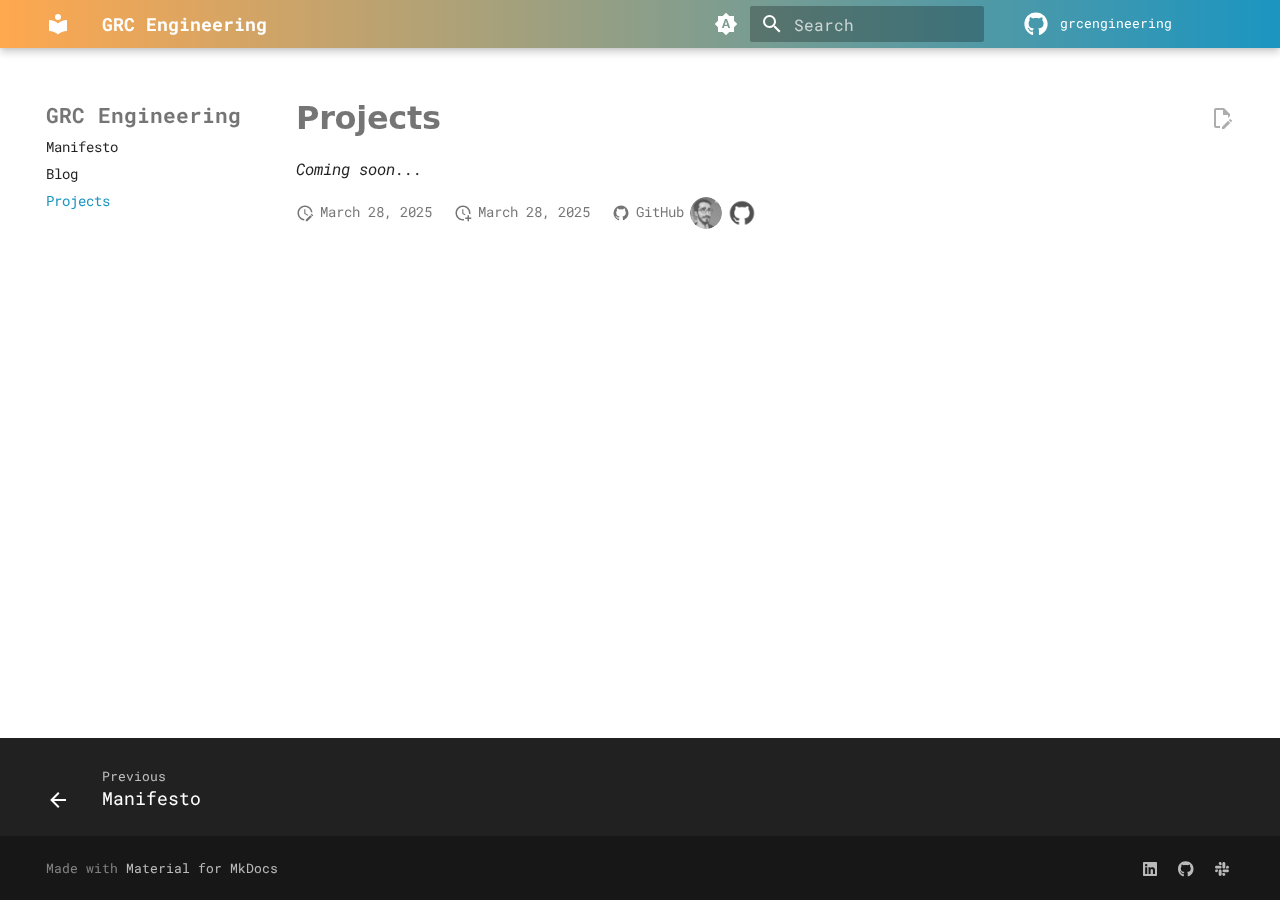
<file: projects/index.html>
<!doctype html>
<html lang="en" class="no-js">
  <head>
    
      <meta charset="utf-8">
      <meta name="viewport" content="width=device-width,initial-scale=1">
      
      
      
        <link rel="canonical" href="https://grc.engineering/projects/">
      
      
        <link rel="prev" href="..">
      
      
      
      <link rel="icon" href="../assets/images/favicon.png">
      <meta name="generator" content="mkdocs-1.6.1, mkdocs-material-9.6.9">
    
    
      
        <title>Projects - GRC Engineering</title>
      
    
    
      <link rel="stylesheet" href="../assets/stylesheets/main.4af4bdda.min.css">
      
        
        <link rel="stylesheet" href="../assets/stylesheets/palette.06af60db.min.css">
      
      


    
    
      
    
    
      
        
        
        
        <link rel="stylesheet" href="../assets/external/fonts.googleapis.com/css.f0797445.css">
        <style>:root{--md-text-font:"Roboto Mono";--md-code-font:"Consolas"}</style>
      
    
    
      <link rel="stylesheet" href="../stylesheets/extra.css">
    
    <script>__md_scope=new URL("..",location),__md_hash=e=>[...e].reduce(((e,_)=>(e<<5)-e+_.charCodeAt(0)),0),__md_get=(e,_=localStorage,t=__md_scope)=>JSON.parse(_.getItem(t.pathname+"."+e)),__md_set=(e,_,t=localStorage,a=__md_scope)=>{try{t.setItem(a.pathname+"."+e,JSON.stringify(_))}catch(e){}}</script>
    
      

    
    
      
        <meta  property="og:type"  content="website" >
      
        <meta  property="og:title"  content="Projects - GRC Engineering" >
      
        <meta  property="og:description"  content="None" >
      
        <meta  property="og:image"  content="https://grc.engineering/assets/images/social/projects.png" >
      
        <meta  property="og:image:type"  content="image/png" >
      
        <meta  property="og:image:width"  content="1200" >
      
        <meta  property="og:image:height"  content="630" >
      
        <meta  property="og:url"  content="https://grc.engineering/projects/" >
      
        <meta  name="twitter:card"  content="summary_large_image" >
      
        <meta  name="twitter:title"  content="Projects - GRC Engineering" >
      
        <meta  name="twitter:description"  content="None" >
      
        <meta  name="twitter:image"  content="https://grc.engineering/assets/images/social/projects.png" >
      
    
    
  </head>
  
  
    
    
      
    
    
    
    
    <body dir="ltr" data-md-color-scheme="grcengineering-light" data-md-color-primary="indigo" data-md-color-accent="indigo">
  
    
    <input class="md-toggle" data-md-toggle="drawer" type="checkbox" id="__drawer" autocomplete="off">
    <input class="md-toggle" data-md-toggle="search" type="checkbox" id="__search" autocomplete="off">
    <label class="md-overlay" for="__drawer"></label>
    <div data-md-component="skip">
      
        
        <a href="#projects" class="md-skip">
          Skip to content
        </a>
      
    </div>
    <div data-md-component="announce">
      
    </div>
    
    
      

  

<header class="md-header md-header--shadow" data-md-component="header">
  <nav class="md-header__inner md-grid" aria-label="Header">
    <a href=".." title="GRC Engineering" class="md-header__button md-logo" aria-label="GRC Engineering" data-md-component="logo">
      
  
  <svg xmlns="http://www.w3.org/2000/svg" viewBox="0 0 24 24"><path d="M12 8a3 3 0 0 0 3-3 3 3 0 0 0-3-3 3 3 0 0 0-3 3 3 3 0 0 0 3 3m0 3.54C9.64 9.35 6.5 8 3 8v11c3.5 0 6.64 1.35 9 3.54 2.36-2.19 5.5-3.54 9-3.54V8c-3.5 0-6.64 1.35-9 3.54"/></svg>

    </a>
    <label class="md-header__button md-icon" for="__drawer">
      
      <svg xmlns="http://www.w3.org/2000/svg" viewBox="0 0 24 24"><path d="M3 6h18v2H3zm0 5h18v2H3zm0 5h18v2H3z"/></svg>
    </label>
    <div class="md-header__title" data-md-component="header-title">
      <div class="md-header__ellipsis">
        <div class="md-header__topic">
          <span class="md-ellipsis">
            GRC Engineering
          </span>
        </div>
        <div class="md-header__topic" data-md-component="header-topic">
          <span class="md-ellipsis">
            
              Projects
            
          </span>
        </div>
      </div>
    </div>
    
      
        <form class="md-header__option" data-md-component="palette">
  
    
    
    
    <input class="md-option" data-md-color-media="(prefers-color-scheme)" data-md-color-scheme="grcengineering-light" data-md-color-primary="indigo" data-md-color-accent="indigo"  aria-label="Switch to light mode"  type="radio" name="__palette" id="__palette_0">
    
      <label class="md-header__button md-icon" title="Switch to light mode" for="__palette_1" hidden>
        <svg xmlns="http://www.w3.org/2000/svg" viewBox="0 0 24 24"><path d="m14.3 16-.7-2h-3.2l-.7 2H7.8L11 7h2l3.2 9zM20 8.69V4h-4.69L12 .69 8.69 4H4v4.69L.69 12 4 15.31V20h4.69L12 23.31 15.31 20H20v-4.69L23.31 12zm-9.15 3.96h2.3L12 9z"/></svg>
      </label>
    
  
    
    
    
    <input class="md-option" data-md-color-media="(prefers-color-scheme: light)" data-md-color-scheme="grcengineering-light" data-md-color-primary="indigo" data-md-color-accent="indigo"  aria-label="Switch to dark mode"  type="radio" name="__palette" id="__palette_1">
    
      <label class="md-header__button md-icon" title="Switch to dark mode" for="__palette_2" hidden>
        <svg xmlns="http://www.w3.org/2000/svg" viewBox="0 0 24 24"><path d="M12 8a4 4 0 0 0-4 4 4 4 0 0 0 4 4 4 4 0 0 0 4-4 4 4 0 0 0-4-4m0 10a6 6 0 0 1-6-6 6 6 0 0 1 6-6 6 6 0 0 1 6 6 6 6 0 0 1-6 6m8-9.31V4h-4.69L12 .69 8.69 4H4v4.69L.69 12 4 15.31V20h4.69L12 23.31 15.31 20H20v-4.69L23.31 12z"/></svg>
      </label>
    
  
    
    
    
    <input class="md-option" data-md-color-media="(prefers-color-scheme: dark)" data-md-color-scheme="grcengineering-dark" data-md-color-primary="indigo" data-md-color-accent="indigo"  aria-label="Switch to system preference"  type="radio" name="__palette" id="__palette_2">
    
      <label class="md-header__button md-icon" title="Switch to system preference" for="__palette_0" hidden>
        <svg xmlns="http://www.w3.org/2000/svg" viewBox="0 0 24 24"><path d="M12 18c-.89 0-1.74-.2-2.5-.55C11.56 16.5 13 14.42 13 12s-1.44-4.5-3.5-5.45C10.26 6.2 11.11 6 12 6a6 6 0 0 1 6 6 6 6 0 0 1-6 6m8-9.31V4h-4.69L12 .69 8.69 4H4v4.69L.69 12 4 15.31V20h4.69L12 23.31 15.31 20H20v-4.69L23.31 12z"/></svg>
      </label>
    
  
</form>
      
    
    
      <script>var palette=__md_get("__palette");if(palette&&palette.color){if("(prefers-color-scheme)"===palette.color.media){var media=matchMedia("(prefers-color-scheme: light)"),input=document.querySelector(media.matches?"[data-md-color-media='(prefers-color-scheme: light)']":"[data-md-color-media='(prefers-color-scheme: dark)']");palette.color.media=input.getAttribute("data-md-color-media"),palette.color.scheme=input.getAttribute("data-md-color-scheme"),palette.color.primary=input.getAttribute("data-md-color-primary"),palette.color.accent=input.getAttribute("data-md-color-accent")}for(var[key,value]of Object.entries(palette.color))document.body.setAttribute("data-md-color-"+key,value)}</script>
    
    
    
      <label class="md-header__button md-icon" for="__search">
        
        <svg xmlns="http://www.w3.org/2000/svg" viewBox="0 0 24 24"><path d="M9.5 3A6.5 6.5 0 0 1 16 9.5c0 1.61-.59 3.09-1.56 4.23l.27.27h.79l5 5-1.5 1.5-5-5v-.79l-.27-.27A6.52 6.52 0 0 1 9.5 16 6.5 6.5 0 0 1 3 9.5 6.5 6.5 0 0 1 9.5 3m0 2C7 5 5 7 5 9.5S7 14 9.5 14 14 12 14 9.5 12 5 9.5 5"/></svg>
      </label>
      <div class="md-search" data-md-component="search" role="dialog">
  <label class="md-search__overlay" for="__search"></label>
  <div class="md-search__inner" role="search">
    <form class="md-search__form" name="search">
      <input type="text" class="md-search__input" name="query" aria-label="Search" placeholder="Search" autocapitalize="off" autocorrect="off" autocomplete="off" spellcheck="false" data-md-component="search-query" required>
      <label class="md-search__icon md-icon" for="__search">
        
        <svg xmlns="http://www.w3.org/2000/svg" viewBox="0 0 24 24"><path d="M9.5 3A6.5 6.5 0 0 1 16 9.5c0 1.61-.59 3.09-1.56 4.23l.27.27h.79l5 5-1.5 1.5-5-5v-.79l-.27-.27A6.52 6.52 0 0 1 9.5 16 6.5 6.5 0 0 1 3 9.5 6.5 6.5 0 0 1 9.5 3m0 2C7 5 5 7 5 9.5S7 14 9.5 14 14 12 14 9.5 12 5 9.5 5"/></svg>
        
        <svg xmlns="http://www.w3.org/2000/svg" viewBox="0 0 24 24"><path d="M20 11v2H8l5.5 5.5-1.42 1.42L4.16 12l7.92-7.92L13.5 5.5 8 11z"/></svg>
      </label>
      <nav class="md-search__options" aria-label="Search">
        
        <button type="reset" class="md-search__icon md-icon" title="Clear" aria-label="Clear" tabindex="-1">
          
          <svg xmlns="http://www.w3.org/2000/svg" viewBox="0 0 24 24"><path d="M19 6.41 17.59 5 12 10.59 6.41 5 5 6.41 10.59 12 5 17.59 6.41 19 12 13.41 17.59 19 19 17.59 13.41 12z"/></svg>
        </button>
      </nav>
      
        <div class="md-search__suggest" data-md-component="search-suggest"></div>
      
    </form>
    <div class="md-search__output">
      <div class="md-search__scrollwrap" tabindex="0" data-md-scrollfix>
        <div class="md-search-result" data-md-component="search-result">
          <div class="md-search-result__meta">
            Initializing search
          </div>
          <ol class="md-search-result__list" role="presentation"></ol>
        </div>
      </div>
    </div>
  </div>
</div>
    
    
      <div class="md-header__source">
        <a href="https://github.com/grcengineering/grcengineering.github.io" title="Go to repository" class="md-source" data-md-component="source">
  <div class="md-source__icon md-icon">
    
    <svg xmlns="http://www.w3.org/2000/svg" viewBox="0 0 496 512"><!--! Font Awesome Free 6.7.2 by @fontawesome - https://fontawesome.com License - https://fontawesome.com/license/free (Icons: CC BY 4.0, Fonts: SIL OFL 1.1, Code: MIT License) Copyright 2024 Fonticons, Inc.--><path d="M165.9 397.4c0 2-2.3 3.6-5.2 3.6-3.3.3-5.6-1.3-5.6-3.6 0-2 2.3-3.6 5.2-3.6 3-.3 5.6 1.3 5.6 3.6m-31.1-4.5c-.7 2 1.3 4.3 4.3 4.9 2.6 1 5.6 0 6.2-2s-1.3-4.3-4.3-5.2c-2.6-.7-5.5.3-6.2 2.3m44.2-1.7c-2.9.7-4.9 2.6-4.6 4.9.3 2 2.9 3.3 5.9 2.6 2.9-.7 4.9-2.6 4.6-4.6-.3-1.9-3-3.2-5.9-2.9M244.8 8C106.1 8 0 113.3 0 252c0 110.9 69.8 205.8 169.5 239.2 12.8 2.3 17.3-5.6 17.3-12.1 0-6.2-.3-40.4-.3-61.4 0 0-70 15-84.7-29.8 0 0-11.4-29.1-27.8-36.6 0 0-22.9-15.7 1.6-15.4 0 0 24.9 2 38.6 25.8 21.9 38.6 58.6 27.5 72.9 20.9 2.3-16 8.8-27.1 16-33.7-55.9-6.2-112.3-14.3-112.3-110.5 0-27.5 7.6-41.3 23.6-58.9-2.6-6.5-11.1-33.3 2.6-67.9 20.9-6.5 69 27 69 27 20-5.6 41.5-8.5 62.8-8.5s42.8 2.9 62.8 8.5c0 0 48.1-33.6 69-27 13.7 34.7 5.2 61.4 2.6 67.9 16 17.7 25.8 31.5 25.8 58.9 0 96.5-58.9 104.2-114.8 110.5 9.2 7.9 17 22.9 17 46.4 0 33.7-.3 75.4-.3 83.6 0 6.5 4.6 14.4 17.3 12.1C428.2 457.8 496 362.9 496 252 496 113.3 383.5 8 244.8 8M97.2 352.9c-1.3 1-1 3.3.7 5.2 1.6 1.6 3.9 2.3 5.2 1 1.3-1 1-3.3-.7-5.2-1.6-1.6-3.9-2.3-5.2-1m-10.8-8.1c-.7 1.3.3 2.9 2.3 3.9 1.6 1 3.6.7 4.3-.7.7-1.3-.3-2.9-2.3-3.9-2-.6-3.6-.3-4.3.7m32.4 35.6c-1.6 1.3-1 4.3 1.3 6.2 2.3 2.3 5.2 2.6 6.5 1 1.3-1.3.7-4.3-1.3-6.2-2.2-2.3-5.2-2.6-6.5-1m-11.4-14.7c-1.6 1-1.6 3.6 0 5.9s4.3 3.3 5.6 2.3c1.6-1.3 1.6-3.9 0-6.2-1.4-2.3-4-3.3-5.6-2"/></svg>
  </div>
  <div class="md-source__repository">
    grcengineering
  </div>
</a>
      </div>
    
  </nav>
  
</header>
    
    <div class="md-container" data-md-component="container">
      
      
        
          
        
      
      <main class="md-main" data-md-component="main">
        <div class="md-main__inner md-grid">
          
            
              
              <div class="md-sidebar md-sidebar--primary" data-md-component="sidebar" data-md-type="navigation" >
                <div class="md-sidebar__scrollwrap">
                  <div class="md-sidebar__inner">
                    



  

<nav class="md-nav md-nav--primary md-nav--integrated" aria-label="Navigation" data-md-level="0">
  <label class="md-nav__title" for="__drawer">
    <a href=".." title="GRC Engineering" class="md-nav__button md-logo" aria-label="GRC Engineering" data-md-component="logo">
      
  
  <svg xmlns="http://www.w3.org/2000/svg" viewBox="0 0 24 24"><path d="M12 8a3 3 0 0 0 3-3 3 3 0 0 0-3-3 3 3 0 0 0-3 3 3 3 0 0 0 3 3m0 3.54C9.64 9.35 6.5 8 3 8v11c3.5 0 6.64 1.35 9 3.54 2.36-2.19 5.5-3.54 9-3.54V8c-3.5 0-6.64 1.35-9 3.54"/></svg>

    </a>
    GRC Engineering
  </label>
  
    <div class="md-nav__source">
      <a href="https://github.com/grcengineering/grcengineering.github.io" title="Go to repository" class="md-source" data-md-component="source">
  <div class="md-source__icon md-icon">
    
    <svg xmlns="http://www.w3.org/2000/svg" viewBox="0 0 496 512"><!--! Font Awesome Free 6.7.2 by @fontawesome - https://fontawesome.com License - https://fontawesome.com/license/free (Icons: CC BY 4.0, Fonts: SIL OFL 1.1, Code: MIT License) Copyright 2024 Fonticons, Inc.--><path d="M165.9 397.4c0 2-2.3 3.6-5.2 3.6-3.3.3-5.6-1.3-5.6-3.6 0-2 2.3-3.6 5.2-3.6 3-.3 5.6 1.3 5.6 3.6m-31.1-4.5c-.7 2 1.3 4.3 4.3 4.9 2.6 1 5.6 0 6.2-2s-1.3-4.3-4.3-5.2c-2.6-.7-5.5.3-6.2 2.3m44.2-1.7c-2.9.7-4.9 2.6-4.6 4.9.3 2 2.9 3.3 5.9 2.6 2.9-.7 4.9-2.6 4.6-4.6-.3-1.9-3-3.2-5.9-2.9M244.8 8C106.1 8 0 113.3 0 252c0 110.9 69.8 205.8 169.5 239.2 12.8 2.3 17.3-5.6 17.3-12.1 0-6.2-.3-40.4-.3-61.4 0 0-70 15-84.7-29.8 0 0-11.4-29.1-27.8-36.6 0 0-22.9-15.7 1.6-15.4 0 0 24.9 2 38.6 25.8 21.9 38.6 58.6 27.5 72.9 20.9 2.3-16 8.8-27.1 16-33.7-55.9-6.2-112.3-14.3-112.3-110.5 0-27.5 7.6-41.3 23.6-58.9-2.6-6.5-11.1-33.3 2.6-67.9 20.9-6.5 69 27 69 27 20-5.6 41.5-8.5 62.8-8.5s42.8 2.9 62.8 8.5c0 0 48.1-33.6 69-27 13.7 34.7 5.2 61.4 2.6 67.9 16 17.7 25.8 31.5 25.8 58.9 0 96.5-58.9 104.2-114.8 110.5 9.2 7.9 17 22.9 17 46.4 0 33.7-.3 75.4-.3 83.6 0 6.5 4.6 14.4 17.3 12.1C428.2 457.8 496 362.9 496 252 496 113.3 383.5 8 244.8 8M97.2 352.9c-1.3 1-1 3.3.7 5.2 1.6 1.6 3.9 2.3 5.2 1 1.3-1 1-3.3-.7-5.2-1.6-1.6-3.9-2.3-5.2-1m-10.8-8.1c-.7 1.3.3 2.9 2.3 3.9 1.6 1 3.6.7 4.3-.7.7-1.3-.3-2.9-2.3-3.9-2-.6-3.6-.3-4.3.7m32.4 35.6c-1.6 1.3-1 4.3 1.3 6.2 2.3 2.3 5.2 2.6 6.5 1 1.3-1.3.7-4.3-1.3-6.2-2.2-2.3-5.2-2.6-6.5-1m-11.4-14.7c-1.6 1-1.6 3.6 0 5.9s4.3 3.3 5.6 2.3c1.6-1.3 1.6-3.9 0-6.2-1.4-2.3-4-3.3-5.6-2"/></svg>
  </div>
  <div class="md-source__repository">
    grcengineering
  </div>
</a>
    </div>
  
  <ul class="md-nav__list" data-md-scrollfix>
    
      
      
  
  
  
  
    <li class="md-nav__item">
      <a href=".." class="md-nav__link">
        
  
  <span class="md-ellipsis">
    Manifesto
    
  </span>
  

      </a>
    </li>
  

    
      
      
  
  
  
  
    <li class="md-nav__item">
      <a href="https://blog.grc.engineering" class="md-nav__link">
        
  
  <span class="md-ellipsis">
    Blog
    
  </span>
  

      </a>
    </li>
  

    
      
      
  
  
    
  
  
  
    <li class="md-nav__item md-nav__item--active">
      
      <input class="md-nav__toggle md-toggle" type="checkbox" id="__toc">
      
      
        
      
      
      <a href="./" class="md-nav__link md-nav__link--active">
        
  
  <span class="md-ellipsis">
    Projects
    
  </span>
  

      </a>
      
    </li>
  

    
  </ul>
</nav>
                  </div>
                </div>
              </div>
            
            
          
          
            <div class="md-content" data-md-component="content">
              <article class="md-content__inner md-typeset">
                
                  


  
    <a href="https://github.com/grcengineering/grcengineering.github.io/edit/main/docs/index.md/projects.md" title="Edit this page" class="md-content__button md-icon">
      
      <svg xmlns="http://www.w3.org/2000/svg" viewBox="0 0 24 24"><path d="M10 20H6V4h7v5h5v3.1l2-2V8l-6-6H6c-1.1 0-2 .9-2 2v16c0 1.1.9 2 2 2h4zm10.2-7c.1 0 .3.1.4.2l1.3 1.3c.2.2.2.6 0 .8l-1 1-2.1-2.1 1-1c.1-.1.2-.2.4-.2m0 3.9L14.1 23H12v-2.1l6.1-6.1z"/></svg>
    </a>
  
  


<h1 id="projects">Projects</h1>
<p><em>Coming soon...</em></p>







  
    
  
  
    
  


  <aside class="md-source-file">
    
      
  <span class="md-source-file__fact">
    <span class="md-icon" title="Last update">
      <svg xmlns="http://www.w3.org/2000/svg" viewBox="0 0 24 24"><path d="M21 13.1c-.1 0-.3.1-.4.2l-1 1 2.1 2.1 1-1c.2-.2.2-.6 0-.8l-1.3-1.3c-.1-.1-.2-.2-.4-.2m-1.9 1.8-6.1 6V23h2.1l6.1-6.1zM12.5 7v5.2l4 2.4-1 1L11 13V7zM11 21.9c-5.1-.5-9-4.8-9-9.9C2 6.5 6.5 2 12 2c5.3 0 9.6 4.1 10 9.3-.3-.1-.6-.2-1-.2s-.7.1-1 .2C19.6 7.2 16.2 4 12 4c-4.4 0-8 3.6-8 8 0 4.1 3.1 7.5 7.1 7.9l-.1.2z"/></svg>
    </span>
    <span class="git-revision-date-localized-plugin git-revision-date-localized-plugin-date" title="March 28, 2025 19:19:18">March 28, 2025</span>
  </span>

    
    
      
  <span class="md-source-file__fact">
    <span class="md-icon" title="Created">
      <svg xmlns="http://www.w3.org/2000/svg" viewBox="0 0 24 24"><path d="M14.47 15.08 11 13V7h1.5v5.25l3.08 1.83c-.41.28-.79.62-1.11 1m-1.39 4.84c-.36.05-.71.08-1.08.08-4.42 0-8-3.58-8-8s3.58-8 8-8 8 3.58 8 8c0 .37-.03.72-.08 1.08.69.1 1.33.32 1.92.64.1-.56.16-1.13.16-1.72 0-5.5-4.5-10-10-10S2 6.5 2 12s4.47 10 10 10c.59 0 1.16-.06 1.72-.16-.32-.59-.54-1.23-.64-1.92M18 15v3h-3v2h3v3h2v-3h3v-2h-3v-3z"/></svg>
    </span>
    <span class="git-revision-date-localized-plugin git-revision-date-localized-plugin-date" title="March 28, 2025 19:19:18">March 28, 2025</span>
  </span>

    
    
    
      
  <span class="md-source-file__fact">
    
      
  <span class="md-icon" title="Contributors">
    <svg xmlns="http://www.w3.org/2000/svg" viewBox="0 0 24 24"><path d="M12 2A10 10 0 0 0 2 12c0 4.42 2.87 8.17 6.84 9.5.5.08.66-.23.66-.5v-1.69c-2.77.6-3.36-1.34-3.36-1.34-.46-1.16-1.11-1.47-1.11-1.47-.91-.62.07-.6.07-.6 1 .07 1.53 1.03 1.53 1.03.87 1.52 2.34 1.07 2.91.83.09-.65.35-1.09.63-1.34-2.22-.25-4.55-1.11-4.55-4.92 0-1.11.38-2 1.03-2.71-.1-.25-.45-1.29.1-2.64 0 0 .84-.27 2.75 1.02.79-.22 1.65-.33 2.5-.33s1.71.11 2.5.33c1.91-1.29 2.75-1.02 2.75-1.02.55 1.35.2 2.39.1 2.64.65.71 1.03 1.6 1.03 2.71 0 3.82-2.34 4.66-4.57 4.91.36.31.69.92.69 1.85V21c0 .27.16.59.67.5C19.14 20.16 22 16.42 22 12A10 10 0 0 0 12 2"/></svg>
  </span>
  <span>GitHub</span>

    
    <nav>
      
        <a href="https://github.com/p4gs" class="md-author" title="@p4gs">
          
          <img src="../assets/external/avatars.githubusercontent.com/u/10093271.fe356448.jpg" alt="p4gs">
        </a>
      
        <a href="https://github.com/web-flow" class="md-author" title="@web-flow">
          
          <img src="../assets/external/avatars.githubusercontent.com/u/19864447.fe356448.png" alt="web-flow">
        </a>
      
      
      
    </nav>
  </span>

    
  </aside>





                
              </article>
            </div>
          
          
<script>var target=document.getElementById(location.hash.slice(1));target&&target.name&&(target.checked=target.name.startsWith("__tabbed_"))</script>
        </div>
        
          <button type="button" class="md-top md-icon" data-md-component="top" hidden>
  
  <svg xmlns="http://www.w3.org/2000/svg" viewBox="0 0 24 24"><path d="M13 20h-2V8l-5.5 5.5-1.42-1.42L12 4.16l7.92 7.92-1.42 1.42L13 8z"/></svg>
  Back to top
</button>
        
      </main>
      
        <footer class="md-footer">
  
    
      
      <nav class="md-footer__inner md-grid" aria-label="Footer" >
        
          
          <a href=".." class="md-footer__link md-footer__link--prev" aria-label="Previous: Manifesto">
            <div class="md-footer__button md-icon">
              
              <svg xmlns="http://www.w3.org/2000/svg" viewBox="0 0 24 24"><path d="M20 11v2H8l5.5 5.5-1.42 1.42L4.16 12l7.92-7.92L13.5 5.5 8 11z"/></svg>
            </div>
            <div class="md-footer__title">
              <span class="md-footer__direction">
                Previous
              </span>
              <div class="md-ellipsis">
                Manifesto
              </div>
            </div>
          </a>
        
        
      </nav>
    
  
  <div class="md-footer-meta md-typeset">
    <div class="md-footer-meta__inner md-grid">
      <div class="md-copyright">
  
  
    Made with
    <a href="https://squidfunk.github.io/mkdocs-material/" target="_blank" rel="noopener">
      Material for MkDocs
    </a>
  
</div>
      
        <div class="md-social">
  
    
    
    
    
      
      
    
    <a href="https://www.linkedin.com/groups/12997229/" target="_blank" rel="noopener" title="www.linkedin.com" class="md-social__link">
      <svg xmlns="http://www.w3.org/2000/svg" viewBox="0 0 448 512"><!--! Font Awesome Free 6.7.2 by @fontawesome - https://fontawesome.com License - https://fontawesome.com/license/free (Icons: CC BY 4.0, Fonts: SIL OFL 1.1, Code: MIT License) Copyright 2024 Fonticons, Inc.--><path d="M416 32H31.9C14.3 32 0 46.5 0 64.3v383.4C0 465.5 14.3 480 31.9 480H416c17.6 0 32-14.5 32-32.3V64.3c0-17.8-14.4-32.3-32-32.3M135.4 416H69V202.2h66.5V416zm-33.2-243c-21.3 0-38.5-17.3-38.5-38.5S80.9 96 102.2 96c21.2 0 38.5 17.3 38.5 38.5 0 21.3-17.2 38.5-38.5 38.5m282.1 243h-66.4V312c0-24.8-.5-56.7-34.5-56.7-34.6 0-39.9 27-39.9 54.9V416h-66.4V202.2h63.7v29.2h.9c8.9-16.8 30.6-34.5 62.9-34.5 67.2 0 79.7 44.3 79.7 101.9z"/></svg>
    </a>
  
    
    
    
    
      
      
    
    <a href="https://github.com/grcengineering" target="_blank" rel="noopener" title="github.com" class="md-social__link">
      <svg xmlns="http://www.w3.org/2000/svg" viewBox="0 0 496 512"><!--! Font Awesome Free 6.7.2 by @fontawesome - https://fontawesome.com License - https://fontawesome.com/license/free (Icons: CC BY 4.0, Fonts: SIL OFL 1.1, Code: MIT License) Copyright 2024 Fonticons, Inc.--><path d="M165.9 397.4c0 2-2.3 3.6-5.2 3.6-3.3.3-5.6-1.3-5.6-3.6 0-2 2.3-3.6 5.2-3.6 3-.3 5.6 1.3 5.6 3.6m-31.1-4.5c-.7 2 1.3 4.3 4.3 4.9 2.6 1 5.6 0 6.2-2s-1.3-4.3-4.3-5.2c-2.6-.7-5.5.3-6.2 2.3m44.2-1.7c-2.9.7-4.9 2.6-4.6 4.9.3 2 2.9 3.3 5.9 2.6 2.9-.7 4.9-2.6 4.6-4.6-.3-1.9-3-3.2-5.9-2.9M244.8 8C106.1 8 0 113.3 0 252c0 110.9 69.8 205.8 169.5 239.2 12.8 2.3 17.3-5.6 17.3-12.1 0-6.2-.3-40.4-.3-61.4 0 0-70 15-84.7-29.8 0 0-11.4-29.1-27.8-36.6 0 0-22.9-15.7 1.6-15.4 0 0 24.9 2 38.6 25.8 21.9 38.6 58.6 27.5 72.9 20.9 2.3-16 8.8-27.1 16-33.7-55.9-6.2-112.3-14.3-112.3-110.5 0-27.5 7.6-41.3 23.6-58.9-2.6-6.5-11.1-33.3 2.6-67.9 20.9-6.5 69 27 69 27 20-5.6 41.5-8.5 62.8-8.5s42.8 2.9 62.8 8.5c0 0 48.1-33.6 69-27 13.7 34.7 5.2 61.4 2.6 67.9 16 17.7 25.8 31.5 25.8 58.9 0 96.5-58.9 104.2-114.8 110.5 9.2 7.9 17 22.9 17 46.4 0 33.7-.3 75.4-.3 83.6 0 6.5 4.6 14.4 17.3 12.1C428.2 457.8 496 362.9 496 252 496 113.3 383.5 8 244.8 8M97.2 352.9c-1.3 1-1 3.3.7 5.2 1.6 1.6 3.9 2.3 5.2 1 1.3-1 1-3.3-.7-5.2-1.6-1.6-3.9-2.3-5.2-1m-10.8-8.1c-.7 1.3.3 2.9 2.3 3.9 1.6 1 3.6.7 4.3-.7.7-1.3-.3-2.9-2.3-3.9-2-.6-3.6-.3-4.3.7m32.4 35.6c-1.6 1.3-1 4.3 1.3 6.2 2.3 2.3 5.2 2.6 6.5 1 1.3-1.3.7-4.3-1.3-6.2-2.2-2.3-5.2-2.6-6.5-1m-11.4-14.7c-1.6 1-1.6 3.6 0 5.9s4.3 3.3 5.6 2.3c1.6-1.3 1.6-3.9 0-6.2-1.4-2.3-4-3.3-5.6-2"/></svg>
    </a>
  
    
    
    
    
      
      
    
    <a href="https://grcengineering.slack.com" target="_blank" rel="noopener" title="grcengineering.slack.com" class="md-social__link">
      <svg xmlns="http://www.w3.org/2000/svg" viewBox="0 0 448 512"><!--! Font Awesome Free 6.7.2 by @fontawesome - https://fontawesome.com License - https://fontawesome.com/license/free (Icons: CC BY 4.0, Fonts: SIL OFL 1.1, Code: MIT License) Copyright 2024 Fonticons, Inc.--><path d="M94.12 315.1c0 25.9-21.16 47.06-47.06 47.06S0 341 0 315.1s21.16-47.06 47.06-47.06h47.06zm23.72 0c0-25.9 21.16-47.06 47.06-47.06s47.06 21.16 47.06 47.06v117.84c0 25.9-21.16 47.06-47.06 47.06s-47.06-21.16-47.06-47.06zm47.06-188.98c-25.9 0-47.06-21.16-47.06-47.06S139 32 164.9 32s47.06 21.16 47.06 47.06v47.06zm0 23.72c25.9 0 47.06 21.16 47.06 47.06s-21.16 47.06-47.06 47.06H47.06C21.16 243.96 0 222.8 0 196.9s21.16-47.06 47.06-47.06zm188.98 47.06c0-25.9 21.16-47.06 47.06-47.06S448 171 448 196.9s-21.16 47.06-47.06 47.06h-47.06zm-23.72 0c0 25.9-21.16 47.06-47.06 47.06s-47.06-21.16-47.06-47.06V79.06c0-25.9 21.16-47.06 47.06-47.06s47.06 21.16 47.06 47.06zM283.1 385.88c25.9 0 47.06 21.16 47.06 47.06S309 480 283.1 480s-47.06-21.16-47.06-47.06v-47.06zm0-23.72c-25.9 0-47.06-21.16-47.06-47.06s21.16-47.06 47.06-47.06h117.84c25.9 0 47.06 21.16 47.06 47.06s-21.16 47.06-47.06 47.06z"/></svg>
    </a>
  
</div>
      
    </div>
  </div>
</footer>
      
    </div>
    <div class="md-dialog" data-md-component="dialog">
      <div class="md-dialog__inner md-typeset"></div>
    </div>
    
      <div class="md-progress" data-md-component="progress" role="progressbar"></div>
    
    
    <script id="__config" type="application/json">{"base": "..", "features": ["search.suggest", "navigation.instant", "navigation.instant.prefetch", "navigation.instant.progress", "navigation.top", "navigation.footer", "toc.integrate", "content.action.edit"], "search": "../assets/javascripts/workers/search.f8cc74c7.min.js", "translations": {"clipboard.copied": "Copied to clipboard", "clipboard.copy": "Copy to clipboard", "search.result.more.one": "1 more on this page", "search.result.more.other": "# more on this page", "search.result.none": "No matching documents", "search.result.one": "1 matching document", "search.result.other": "# matching documents", "search.result.placeholder": "Type to start searching", "search.result.term.missing": "Missing", "select.version": "Select version"}}</script>
    
    
      <script src="../assets/javascripts/bundle.c8b220af.min.js"></script>
      
    
  </body>
</html>
</file>
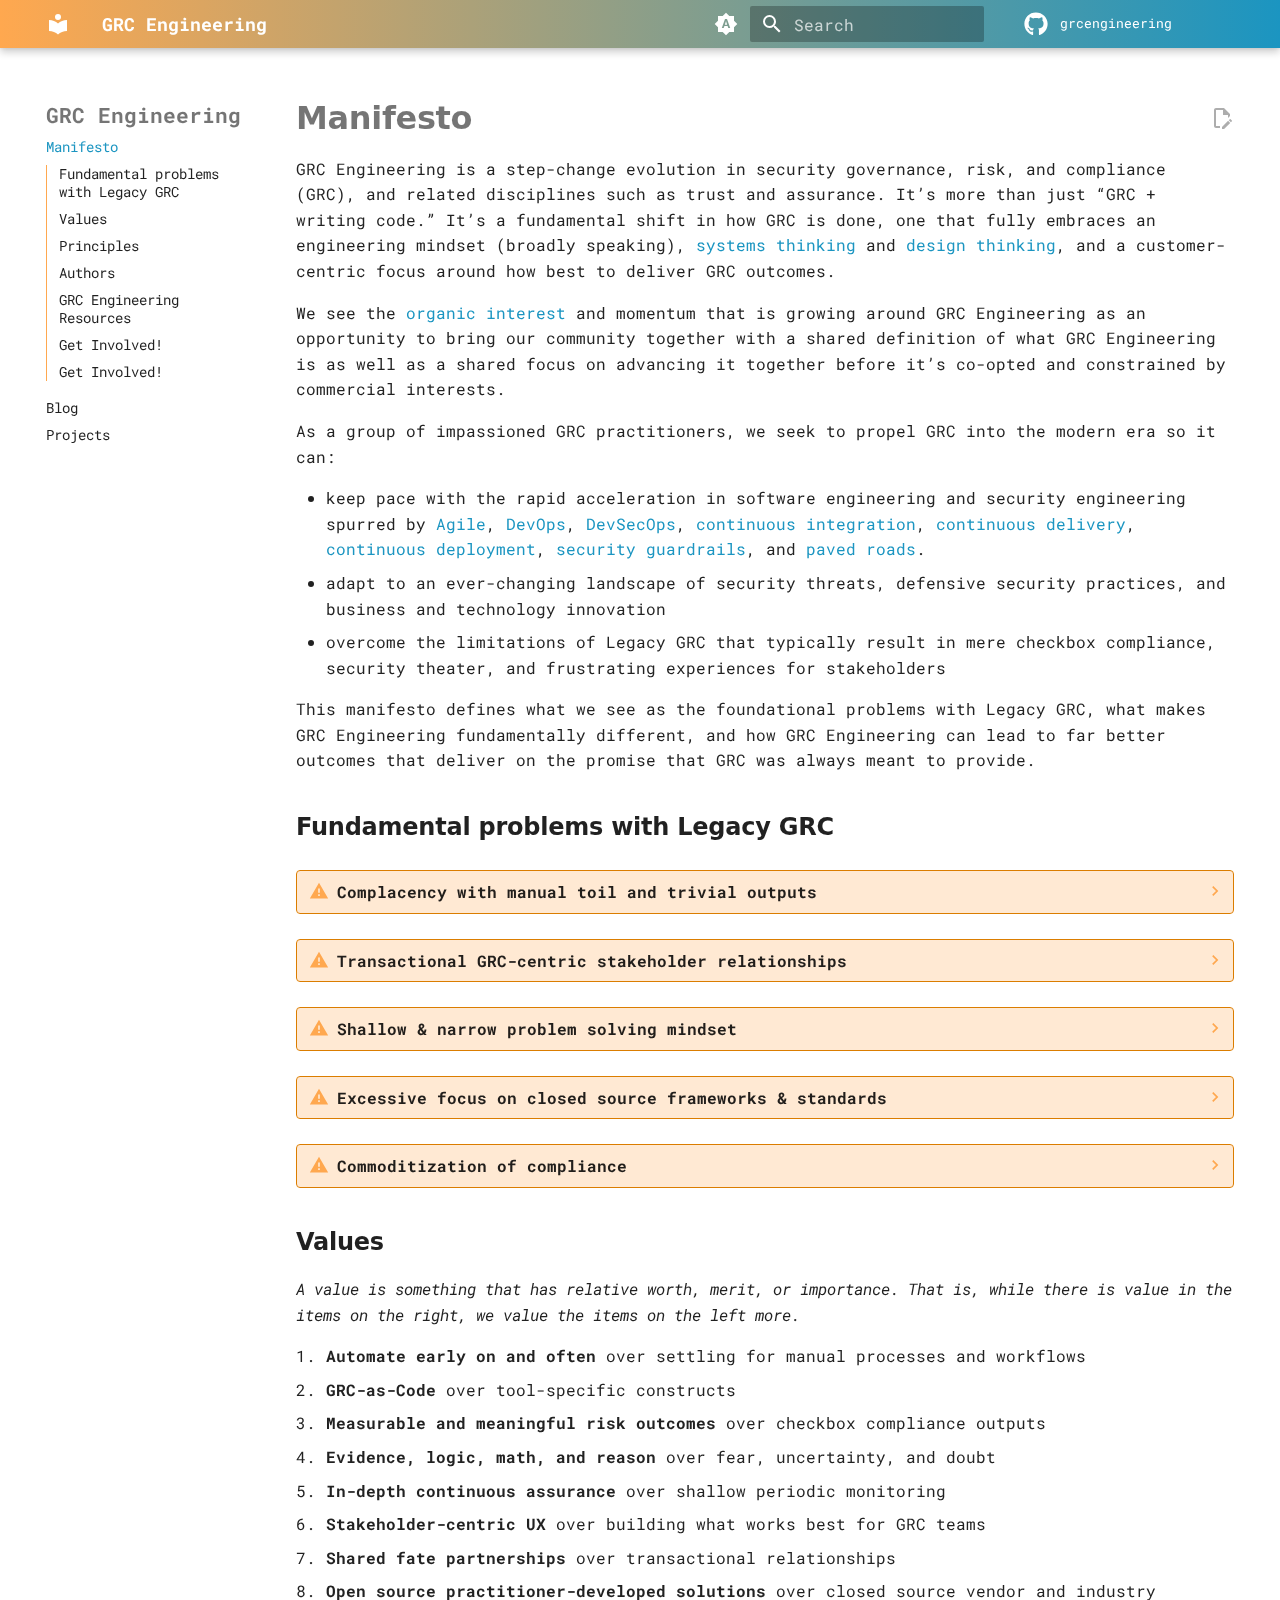
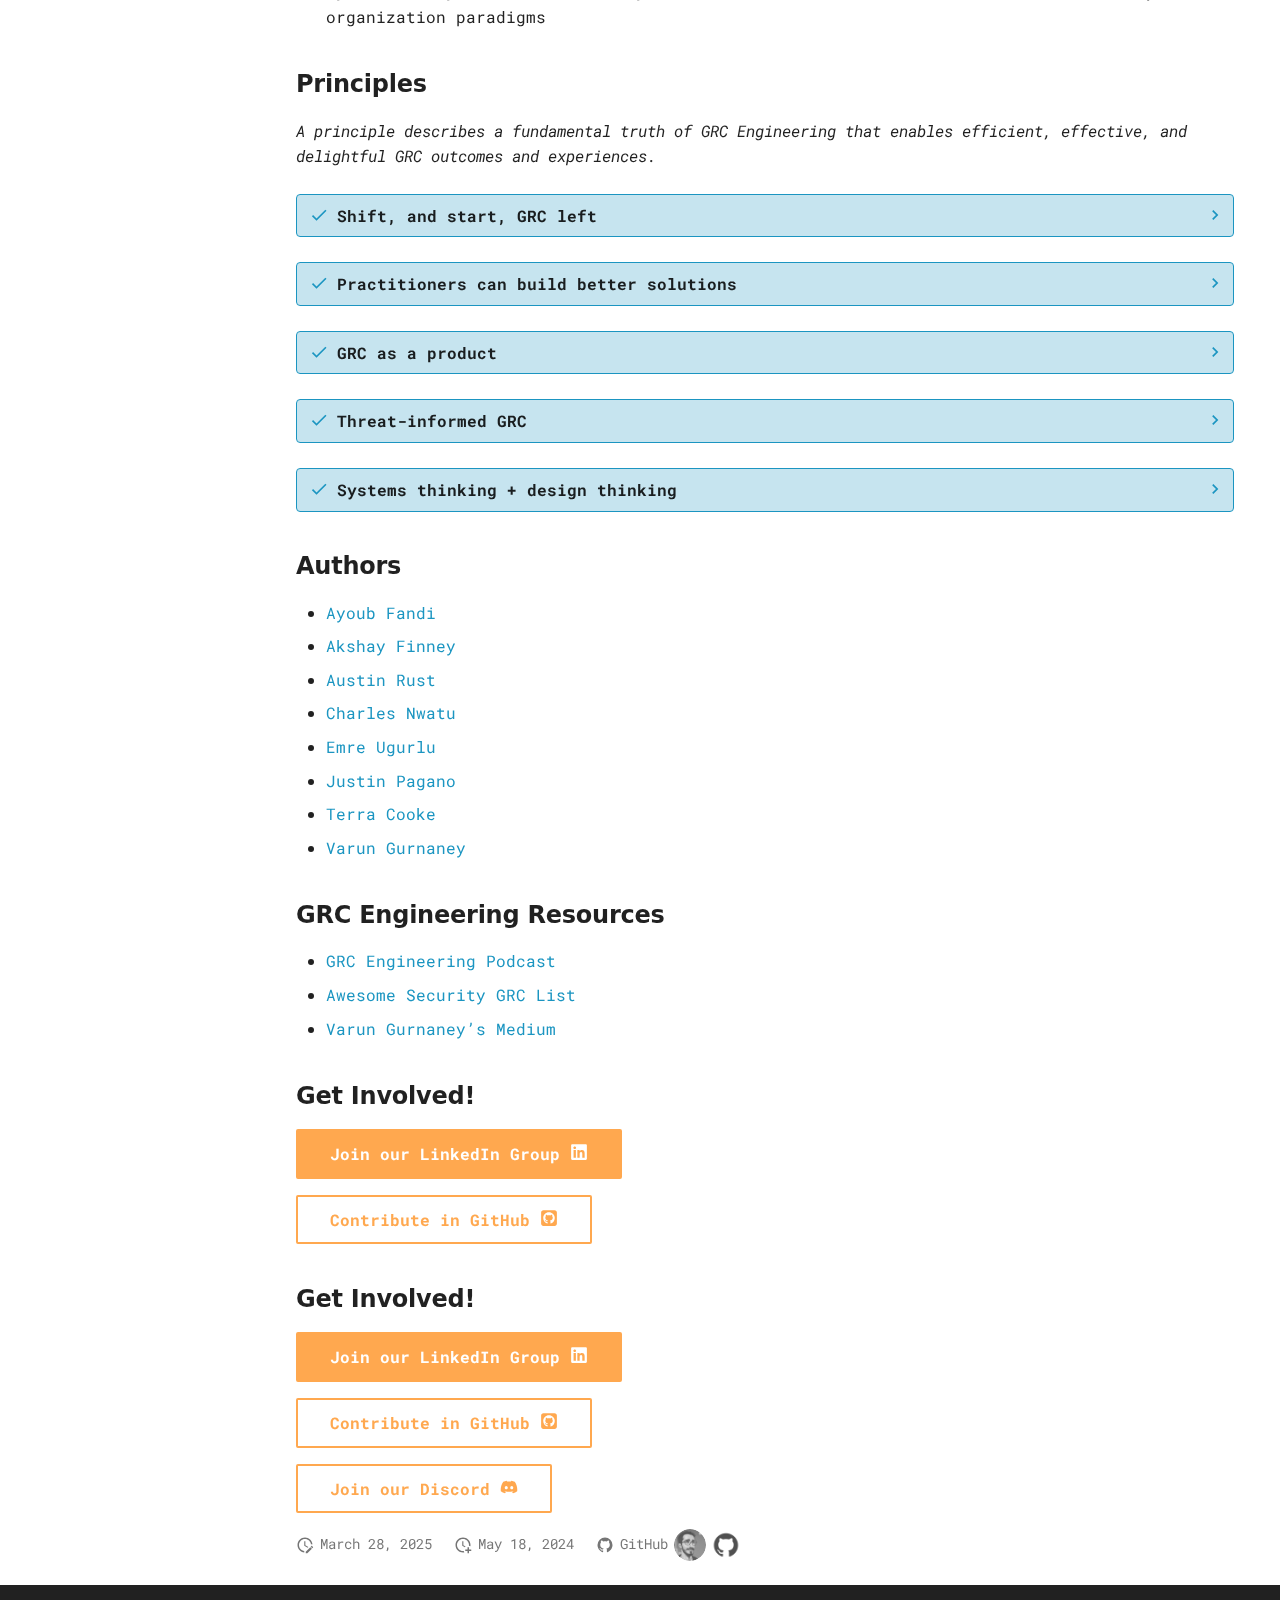
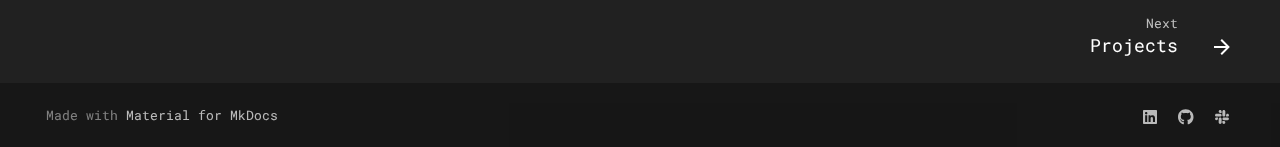
<file: site/index.html>
<!doctype html>
<html lang="en" class="no-js">
  <head>
    
      <meta charset="utf-8">
      <meta name="viewport" content="width=device-width,initial-scale=1">
      
      
      
        <link rel="canonical" href="https://grc.engineering/">
      
      
      
        <link rel="next" href="projects/">
      
      
      <link rel="icon" href="assets/images/favicon.png">
      <meta name="generator" content="mkdocs-1.6.1, mkdocs-material-9.6.9">
    
    
      
        <title>GRC Engineering</title>
      
    
    
      <link rel="stylesheet" href="assets/stylesheets/main.4af4bdda.min.css">
      
        
        <link rel="stylesheet" href="assets/stylesheets/palette.06af60db.min.css">
      
      


    
    
      
    
    
      
        
        
        
        <link rel="stylesheet" href="assets/external/fonts.googleapis.com/css.f0797445.css">
        <style>:root{--md-text-font:"Roboto Mono";--md-code-font:"Consolas"}</style>
      
    
    
      <link rel="stylesheet" href="stylesheets/extra.css">
    
    <script>__md_scope=new URL(".",location),__md_hash=e=>[...e].reduce(((e,_)=>(e<<5)-e+_.charCodeAt(0)),0),__md_get=(e,_=localStorage,t=__md_scope)=>JSON.parse(_.getItem(t.pathname+"."+e)),__md_set=(e,_,t=localStorage,a=__md_scope)=>{try{t.setItem(a.pathname+"."+e,JSON.stringify(_))}catch(e){}}</script>
    
      

    
    
      
        <meta  property="og:type"  content="website" >
      
        <meta  property="og:title"  content="GRC Engineering" >
      
        <meta  property="og:description"  content="None" >
      
        <meta  property="og:image"  content="https://grc.engineering/assets/images/social/index.png" >
      
        <meta  property="og:image:type"  content="image/png" >
      
        <meta  property="og:image:width"  content="1200" >
      
        <meta  property="og:image:height"  content="630" >
      
        <meta  property="og:url"  content="https://grc.engineering/" >
      
        <meta  name="twitter:card"  content="summary_large_image" >
      
        <meta  name="twitter:title"  content="GRC Engineering" >
      
        <meta  name="twitter:description"  content="None" >
      
        <meta  name="twitter:image"  content="https://grc.engineering/assets/images/social/index.png" >
      
    
    
  </head>
  
  
    
    
      
    
    
    
    
    <body dir="ltr" data-md-color-scheme="grcengineering-light" data-md-color-primary="indigo" data-md-color-accent="indigo">
  
    
    <input class="md-toggle" data-md-toggle="drawer" type="checkbox" id="__drawer" autocomplete="off">
    <input class="md-toggle" data-md-toggle="search" type="checkbox" id="__search" autocomplete="off">
    <label class="md-overlay" for="__drawer"></label>
    <div data-md-component="skip">
      
        
        <a href="#manifesto" class="md-skip">
          Skip to content
        </a>
      
    </div>
    <div data-md-component="announce">
      
    </div>
    
    
      

  

<header class="md-header md-header--shadow" data-md-component="header">
  <nav class="md-header__inner md-grid" aria-label="Header">
    <a href="." title="GRC Engineering" class="md-header__button md-logo" aria-label="GRC Engineering" data-md-component="logo">
      
  
  <svg xmlns="http://www.w3.org/2000/svg" viewBox="0 0 24 24"><path d="M12 8a3 3 0 0 0 3-3 3 3 0 0 0-3-3 3 3 0 0 0-3 3 3 3 0 0 0 3 3m0 3.54C9.64 9.35 6.5 8 3 8v11c3.5 0 6.64 1.35 9 3.54 2.36-2.19 5.5-3.54 9-3.54V8c-3.5 0-6.64 1.35-9 3.54"/></svg>

    </a>
    <label class="md-header__button md-icon" for="__drawer">
      
      <svg xmlns="http://www.w3.org/2000/svg" viewBox="0 0 24 24"><path d="M3 6h18v2H3zm0 5h18v2H3zm0 5h18v2H3z"/></svg>
    </label>
    <div class="md-header__title" data-md-component="header-title">
      <div class="md-header__ellipsis">
        <div class="md-header__topic">
          <span class="md-ellipsis">
            GRC Engineering
          </span>
        </div>
        <div class="md-header__topic" data-md-component="header-topic">
          <span class="md-ellipsis">
            
              Manifesto
            
          </span>
        </div>
      </div>
    </div>
    
      
        <form class="md-header__option" data-md-component="palette">
  
    
    
    
    <input class="md-option" data-md-color-media="(prefers-color-scheme)" data-md-color-scheme="grcengineering-light" data-md-color-primary="indigo" data-md-color-accent="indigo"  aria-label="Switch to light mode"  type="radio" name="__palette" id="__palette_0">
    
      <label class="md-header__button md-icon" title="Switch to light mode" for="__palette_1" hidden>
        <svg xmlns="http://www.w3.org/2000/svg" viewBox="0 0 24 24"><path d="m14.3 16-.7-2h-3.2l-.7 2H7.8L11 7h2l3.2 9zM20 8.69V4h-4.69L12 .69 8.69 4H4v4.69L.69 12 4 15.31V20h4.69L12 23.31 15.31 20H20v-4.69L23.31 12zm-9.15 3.96h2.3L12 9z"/></svg>
      </label>
    
  
    
    
    
    <input class="md-option" data-md-color-media="(prefers-color-scheme: light)" data-md-color-scheme="grcengineering-light" data-md-color-primary="indigo" data-md-color-accent="indigo"  aria-label="Switch to dark mode"  type="radio" name="__palette" id="__palette_1">
    
      <label class="md-header__button md-icon" title="Switch to dark mode" for="__palette_2" hidden>
        <svg xmlns="http://www.w3.org/2000/svg" viewBox="0 0 24 24"><path d="M12 8a4 4 0 0 0-4 4 4 4 0 0 0 4 4 4 4 0 0 0 4-4 4 4 0 0 0-4-4m0 10a6 6 0 0 1-6-6 6 6 0 0 1 6-6 6 6 0 0 1 6 6 6 6 0 0 1-6 6m8-9.31V4h-4.69L12 .69 8.69 4H4v4.69L.69 12 4 15.31V20h4.69L12 23.31 15.31 20H20v-4.69L23.31 12z"/></svg>
      </label>
    
  
    
    
    
    <input class="md-option" data-md-color-media="(prefers-color-scheme: dark)" data-md-color-scheme="grcengineering-dark" data-md-color-primary="indigo" data-md-color-accent="indigo"  aria-label="Switch to system preference"  type="radio" name="__palette" id="__palette_2">
    
      <label class="md-header__button md-icon" title="Switch to system preference" for="__palette_0" hidden>
        <svg xmlns="http://www.w3.org/2000/svg" viewBox="0 0 24 24"><path d="M12 18c-.89 0-1.74-.2-2.5-.55C11.56 16.5 13 14.42 13 12s-1.44-4.5-3.5-5.45C10.26 6.2 11.11 6 12 6a6 6 0 0 1 6 6 6 6 0 0 1-6 6m8-9.31V4h-4.69L12 .69 8.69 4H4v4.69L.69 12 4 15.31V20h4.69L12 23.31 15.31 20H20v-4.69L23.31 12z"/></svg>
      </label>
    
  
</form>
      
    
    
      <script>var palette=__md_get("__palette");if(palette&&palette.color){if("(prefers-color-scheme)"===palette.color.media){var media=matchMedia("(prefers-color-scheme: light)"),input=document.querySelector(media.matches?"[data-md-color-media='(prefers-color-scheme: light)']":"[data-md-color-media='(prefers-color-scheme: dark)']");palette.color.media=input.getAttribute("data-md-color-media"),palette.color.scheme=input.getAttribute("data-md-color-scheme"),palette.color.primary=input.getAttribute("data-md-color-primary"),palette.color.accent=input.getAttribute("data-md-color-accent")}for(var[key,value]of Object.entries(palette.color))document.body.setAttribute("data-md-color-"+key,value)}</script>
    
    
    
      <label class="md-header__button md-icon" for="__search">
        
        <svg xmlns="http://www.w3.org/2000/svg" viewBox="0 0 24 24"><path d="M9.5 3A6.5 6.5 0 0 1 16 9.5c0 1.61-.59 3.09-1.56 4.23l.27.27h.79l5 5-1.5 1.5-5-5v-.79l-.27-.27A6.52 6.52 0 0 1 9.5 16 6.5 6.5 0 0 1 3 9.5 6.5 6.5 0 0 1 9.5 3m0 2C7 5 5 7 5 9.5S7 14 9.5 14 14 12 14 9.5 12 5 9.5 5"/></svg>
      </label>
      <div class="md-search" data-md-component="search" role="dialog">
  <label class="md-search__overlay" for="__search"></label>
  <div class="md-search__inner" role="search">
    <form class="md-search__form" name="search">
      <input type="text" class="md-search__input" name="query" aria-label="Search" placeholder="Search" autocapitalize="off" autocorrect="off" autocomplete="off" spellcheck="false" data-md-component="search-query" required>
      <label class="md-search__icon md-icon" for="__search">
        
        <svg xmlns="http://www.w3.org/2000/svg" viewBox="0 0 24 24"><path d="M9.5 3A6.5 6.5 0 0 1 16 9.5c0 1.61-.59 3.09-1.56 4.23l.27.27h.79l5 5-1.5 1.5-5-5v-.79l-.27-.27A6.52 6.52 0 0 1 9.5 16 6.5 6.5 0 0 1 3 9.5 6.5 6.5 0 0 1 9.5 3m0 2C7 5 5 7 5 9.5S7 14 9.5 14 14 12 14 9.5 12 5 9.5 5"/></svg>
        
        <svg xmlns="http://www.w3.org/2000/svg" viewBox="0 0 24 24"><path d="M20 11v2H8l5.5 5.5-1.42 1.42L4.16 12l7.92-7.92L13.5 5.5 8 11z"/></svg>
      </label>
      <nav class="md-search__options" aria-label="Search">
        
        <button type="reset" class="md-search__icon md-icon" title="Clear" aria-label="Clear" tabindex="-1">
          
          <svg xmlns="http://www.w3.org/2000/svg" viewBox="0 0 24 24"><path d="M19 6.41 17.59 5 12 10.59 6.41 5 5 6.41 10.59 12 5 17.59 6.41 19 12 13.41 17.59 19 19 17.59 13.41 12z"/></svg>
        </button>
      </nav>
      
        <div class="md-search__suggest" data-md-component="search-suggest"></div>
      
    </form>
    <div class="md-search__output">
      <div class="md-search__scrollwrap" tabindex="0" data-md-scrollfix>
        <div class="md-search-result" data-md-component="search-result">
          <div class="md-search-result__meta">
            Initializing search
          </div>
          <ol class="md-search-result__list" role="presentation"></ol>
        </div>
      </div>
    </div>
  </div>
</div>
    
    
      <div class="md-header__source">
        <a href="https://github.com/grcengineering/grcengineering.github.io" title="Go to repository" class="md-source" data-md-component="source">
  <div class="md-source__icon md-icon">
    
    <svg xmlns="http://www.w3.org/2000/svg" viewBox="0 0 496 512"><!--! Font Awesome Free 6.7.2 by @fontawesome - https://fontawesome.com License - https://fontawesome.com/license/free (Icons: CC BY 4.0, Fonts: SIL OFL 1.1, Code: MIT License) Copyright 2024 Fonticons, Inc.--><path d="M165.9 397.4c0 2-2.3 3.6-5.2 3.6-3.3.3-5.6-1.3-5.6-3.6 0-2 2.3-3.6 5.2-3.6 3-.3 5.6 1.3 5.6 3.6m-31.1-4.5c-.7 2 1.3 4.3 4.3 4.9 2.6 1 5.6 0 6.2-2s-1.3-4.3-4.3-5.2c-2.6-.7-5.5.3-6.2 2.3m44.2-1.7c-2.9.7-4.9 2.6-4.6 4.9.3 2 2.9 3.3 5.9 2.6 2.9-.7 4.9-2.6 4.6-4.6-.3-1.9-3-3.2-5.9-2.9M244.8 8C106.1 8 0 113.3 0 252c0 110.9 69.8 205.8 169.5 239.2 12.8 2.3 17.3-5.6 17.3-12.1 0-6.2-.3-40.4-.3-61.4 0 0-70 15-84.7-29.8 0 0-11.4-29.1-27.8-36.6 0 0-22.9-15.7 1.6-15.4 0 0 24.9 2 38.6 25.8 21.9 38.6 58.6 27.5 72.9 20.9 2.3-16 8.8-27.1 16-33.7-55.9-6.2-112.3-14.3-112.3-110.5 0-27.5 7.6-41.3 23.6-58.9-2.6-6.5-11.1-33.3 2.6-67.9 20.9-6.5 69 27 69 27 20-5.6 41.5-8.5 62.8-8.5s42.8 2.9 62.8 8.5c0 0 48.1-33.6 69-27 13.7 34.7 5.2 61.4 2.6 67.9 16 17.7 25.8 31.5 25.8 58.9 0 96.5-58.9 104.2-114.8 110.5 9.2 7.9 17 22.9 17 46.4 0 33.7-.3 75.4-.3 83.6 0 6.5 4.6 14.4 17.3 12.1C428.2 457.8 496 362.9 496 252 496 113.3 383.5 8 244.8 8M97.2 352.9c-1.3 1-1 3.3.7 5.2 1.6 1.6 3.9 2.3 5.2 1 1.3-1 1-3.3-.7-5.2-1.6-1.6-3.9-2.3-5.2-1m-10.8-8.1c-.7 1.3.3 2.9 2.3 3.9 1.6 1 3.6.7 4.3-.7.7-1.3-.3-2.9-2.3-3.9-2-.6-3.6-.3-4.3.7m32.4 35.6c-1.6 1.3-1 4.3 1.3 6.2 2.3 2.3 5.2 2.6 6.5 1 1.3-1.3.7-4.3-1.3-6.2-2.2-2.3-5.2-2.6-6.5-1m-11.4-14.7c-1.6 1-1.6 3.6 0 5.9s4.3 3.3 5.6 2.3c1.6-1.3 1.6-3.9 0-6.2-1.4-2.3-4-3.3-5.6-2"/></svg>
  </div>
  <div class="md-source__repository">
    grcengineering
  </div>
</a>
      </div>
    
  </nav>
  
</header>
    
    <div class="md-container" data-md-component="container">
      
      
        
          
        
      
      <main class="md-main" data-md-component="main">
        <div class="md-main__inner md-grid">
          
            
              
              <div class="md-sidebar md-sidebar--primary" data-md-component="sidebar" data-md-type="navigation" >
                <div class="md-sidebar__scrollwrap">
                  <div class="md-sidebar__inner">
                    



  

<nav class="md-nav md-nav--primary md-nav--integrated" aria-label="Navigation" data-md-level="0">
  <label class="md-nav__title" for="__drawer">
    <a href="." title="GRC Engineering" class="md-nav__button md-logo" aria-label="GRC Engineering" data-md-component="logo">
      
  
  <svg xmlns="http://www.w3.org/2000/svg" viewBox="0 0 24 24"><path d="M12 8a3 3 0 0 0 3-3 3 3 0 0 0-3-3 3 3 0 0 0-3 3 3 3 0 0 0 3 3m0 3.54C9.64 9.35 6.5 8 3 8v11c3.5 0 6.64 1.35 9 3.54 2.36-2.19 5.5-3.54 9-3.54V8c-3.5 0-6.64 1.35-9 3.54"/></svg>

    </a>
    GRC Engineering
  </label>
  
    <div class="md-nav__source">
      <a href="https://github.com/grcengineering/grcengineering.github.io" title="Go to repository" class="md-source" data-md-component="source">
  <div class="md-source__icon md-icon">
    
    <svg xmlns="http://www.w3.org/2000/svg" viewBox="0 0 496 512"><!--! Font Awesome Free 6.7.2 by @fontawesome - https://fontawesome.com License - https://fontawesome.com/license/free (Icons: CC BY 4.0, Fonts: SIL OFL 1.1, Code: MIT License) Copyright 2024 Fonticons, Inc.--><path d="M165.9 397.4c0 2-2.3 3.6-5.2 3.6-3.3.3-5.6-1.3-5.6-3.6 0-2 2.3-3.6 5.2-3.6 3-.3 5.6 1.3 5.6 3.6m-31.1-4.5c-.7 2 1.3 4.3 4.3 4.9 2.6 1 5.6 0 6.2-2s-1.3-4.3-4.3-5.2c-2.6-.7-5.5.3-6.2 2.3m44.2-1.7c-2.9.7-4.9 2.6-4.6 4.9.3 2 2.9 3.3 5.9 2.6 2.9-.7 4.9-2.6 4.6-4.6-.3-1.9-3-3.2-5.9-2.9M244.8 8C106.1 8 0 113.3 0 252c0 110.9 69.8 205.8 169.5 239.2 12.8 2.3 17.3-5.6 17.3-12.1 0-6.2-.3-40.4-.3-61.4 0 0-70 15-84.7-29.8 0 0-11.4-29.1-27.8-36.6 0 0-22.9-15.7 1.6-15.4 0 0 24.9 2 38.6 25.8 21.9 38.6 58.6 27.5 72.9 20.9 2.3-16 8.8-27.1 16-33.7-55.9-6.2-112.3-14.3-112.3-110.5 0-27.5 7.6-41.3 23.6-58.9-2.6-6.5-11.1-33.3 2.6-67.9 20.9-6.5 69 27 69 27 20-5.6 41.5-8.5 62.8-8.5s42.8 2.9 62.8 8.5c0 0 48.1-33.6 69-27 13.7 34.7 5.2 61.4 2.6 67.9 16 17.7 25.8 31.5 25.8 58.9 0 96.5-58.9 104.2-114.8 110.5 9.2 7.9 17 22.9 17 46.4 0 33.7-.3 75.4-.3 83.6 0 6.5 4.6 14.4 17.3 12.1C428.2 457.8 496 362.9 496 252 496 113.3 383.5 8 244.8 8M97.2 352.9c-1.3 1-1 3.3.7 5.2 1.6 1.6 3.9 2.3 5.2 1 1.3-1 1-3.3-.7-5.2-1.6-1.6-3.9-2.3-5.2-1m-10.8-8.1c-.7 1.3.3 2.9 2.3 3.9 1.6 1 3.6.7 4.3-.7.7-1.3-.3-2.9-2.3-3.9-2-.6-3.6-.3-4.3.7m32.4 35.6c-1.6 1.3-1 4.3 1.3 6.2 2.3 2.3 5.2 2.6 6.5 1 1.3-1.3.7-4.3-1.3-6.2-2.2-2.3-5.2-2.6-6.5-1m-11.4-14.7c-1.6 1-1.6 3.6 0 5.9s4.3 3.3 5.6 2.3c1.6-1.3 1.6-3.9 0-6.2-1.4-2.3-4-3.3-5.6-2"/></svg>
  </div>
  <div class="md-source__repository">
    grcengineering
  </div>
</a>
    </div>
  
  <ul class="md-nav__list" data-md-scrollfix>
    
      
      
  
  
    
  
  
  
    <li class="md-nav__item md-nav__item--active">
      
      <input class="md-nav__toggle md-toggle" type="checkbox" id="__toc">
      
      
        
      
      
        <label class="md-nav__link md-nav__link--active" for="__toc">
          
  
  <span class="md-ellipsis">
    Manifesto
    
  </span>
  

          <span class="md-nav__icon md-icon"></span>
        </label>
      
      <a href="." class="md-nav__link md-nav__link--active">
        
  
  <span class="md-ellipsis">
    Manifesto
    
  </span>
  

      </a>
      
        

<nav class="md-nav md-nav--secondary" aria-label="Table of contents">
  
  
  
    
  
  
    <label class="md-nav__title" for="__toc">
      <span class="md-nav__icon md-icon"></span>
      Table of contents
    </label>
    <ul class="md-nav__list" data-md-component="toc" data-md-scrollfix>
      
        <li class="md-nav__item">
  <a href="#fundamental-problems-with-legacy-grc" class="md-nav__link">
    <span class="md-ellipsis">
      Fundamental problems with Legacy GRC
    </span>
  </a>
  
</li>
      
        <li class="md-nav__item">
  <a href="#values" class="md-nav__link">
    <span class="md-ellipsis">
      Values
    </span>
  </a>
  
</li>
      
        <li class="md-nav__item">
  <a href="#principles" class="md-nav__link">
    <span class="md-ellipsis">
      Principles
    </span>
  </a>
  
</li>
      
        <li class="md-nav__item">
  <a href="#authors" class="md-nav__link">
    <span class="md-ellipsis">
      Authors
    </span>
  </a>
  
</li>
      
        <li class="md-nav__item">
  <a href="#grc-engineering-resources" class="md-nav__link">
    <span class="md-ellipsis">
      GRC Engineering Resources
    </span>
  </a>
  
</li>
      
        <li class="md-nav__item">
  <a href="#get-involved" class="md-nav__link">
    <span class="md-ellipsis">
      Get Involved!
    </span>
  </a>
  
</li>
      
        <li class="md-nav__item">
  <a href="#get-involved_1" class="md-nav__link">
    <span class="md-ellipsis">
      Get Involved!
    </span>
  </a>
  
</li>
      
    </ul>
  
</nav>
      
    </li>
  

    
      
      
  
  
  
  
    <li class="md-nav__item">
      <a href="https://blog.grc.engineering" class="md-nav__link">
        
  
  <span class="md-ellipsis">
    Blog
    
  </span>
  

      </a>
    </li>
  

    
      
      
  
  
  
  
    <li class="md-nav__item">
      <a href="projects/" class="md-nav__link">
        
  
  <span class="md-ellipsis">
    Projects
    
  </span>
  

      </a>
    </li>
  

    
  </ul>
</nav>
                  </div>
                </div>
              </div>
            
            
          
          
            <div class="md-content" data-md-component="content">
              <article class="md-content__inner md-typeset">
                
                  


  
    <a href="https://github.com/grcengineering/grcengineering.github.io/edit/main/docs/index.md/index.md" title="Edit this page" class="md-content__button md-icon">
      
      <svg xmlns="http://www.w3.org/2000/svg" viewBox="0 0 24 24"><path d="M10 20H6V4h7v5h5v3.1l2-2V8l-6-6H6c-1.1 0-2 .9-2 2v16c0 1.1.9 2 2 2h4zm10.2-7c.1 0 .3.1.4.2l1.3 1.3c.2.2.2.6 0 .8l-1 1-2.1-2.1 1-1c.1-.1.2-.2.4-.2m0 3.9L14.1 23H12v-2.1l6.1-6.1z"/></svg>
    </a>
  
  


<h1 id="manifesto">Manifesto</h1>
<p>GRC Engineering is a step-change evolution in security governance, risk, and compliance (GRC), and related disciplines such as trust and assurance. It’s more than just “GRC + writing code.”  It’s a fundamental shift in how GRC is done, one that fully embraces an engineering mindset (broadly speaking), <a href="https://en.m.wikipedia.org/wiki/Systems_thinking">systems thinking</a> and <a href="https://en.m.wikipedia.org/wiki/Design_thinking">design thinking</a>, and a customer-centric focus around how best to deliver GRC outcomes.</p>
<p>We see the <a href="https://www.reddit.com/r/cybersecurity/comments/18efir2/grc_engineering/">organic interest</a> and momentum that is growing around GRC Engineering as an opportunity to bring our community together with a shared definition of what GRC Engineering is as well as a shared focus on advancing it together before it’s co-opted and constrained by commercial interests.</p>
<p>As a group of impassioned GRC practitioners, we seek to propel GRC into the modern era so it can: </p>
<ul>
<li>keep pace with the rapid acceleration in software engineering and security engineering spurred by <a href="https://agilemanifesto.org/">Agile</a>, <a href="https://en.m.wikipedia.org/wiki/DevOps">DevOps</a>, <a href="https://www.devsecops.org/">DevSecOps</a>, <a href="https://en.m.wikipedia.org/wiki/Continuous_integration">continuous integration</a>, <a href="https://en.m.wikipedia.org/wiki/Continuous_delivery">continuous delivery</a>, <a href="https://en.m.wikipedia.org/wiki/Continuous_deployment">continuous deployment</a>, <a href="https://youtu.be/geumLjxtc54?si=MBILJ_qgFDqDqIGD">security guardrails</a>, and <a href="https://www.slideshare.net/slideshow/the-paved-road-at-netflix/75867013">paved roads</a>.</li>
<li>adapt to an ever-changing landscape of security threats, defensive security practices, and business and technology innovation</li>
<li>overcome the limitations of Legacy GRC that typically result in mere checkbox compliance, security theater, and frustrating experiences for stakeholders</li>
</ul>
<p>This manifesto defines what we see as the foundational problems with Legacy GRC, what makes GRC Engineering fundamentally different, and how GRC Engineering can lead to far better outcomes that deliver on the promise that GRC was always meant to provide.</p>
<h2 id="fundamental-problems-with-legacy-grc">Fundamental problems with Legacy GRC</h2>
<details class="warning">
<summary>Complacency with manual toil and trivial outputs</summary>
<p>Settling on manual and disconnected GRC activities leads to wasted time, erroneous results, and limited effectiveness. Because manual activities don’t scale, GRC practitioners find themselves settling for low quality outputs, toiling away at producing mediocre outcomes that only affect or pertain to small fragments of an organization’s security and privacy programs.</p>
<p><strong>For example</strong>: the practice of requiring screenshots for producing evidence of control effectiveness (“make sure your system clock is visible!”) or the practice of periodic look-back analyses (change management reviews, user access reviews, etc.), neither of which scale in ways that allow for demonstrating holistic control effectiveness, timely detection and correction of control deviations or failures, etc.</p>
</details>
<details class="warning">
<summary>Transactional GRC-centric stakeholder relationships</summary>
<p>Stakeholders and their needs aren’t fully accounted for or appreciated in GRC programs. They are often treated solely as “providers” of GRC activity inputs rather than consumers of what GRC provides to them. GRC teams tend to only reach out to stakeholders once a quarter or once a year when it’s time to produce evidence of a control or review and approve a policy. A mindset of “what do I need from this stakeholder and when do I need it” prevails over a more customer-centric one of “how can I make it as easy as possible for this stakeholder to uphold their responsibilities and achieve their goals in the context of GRC?”</p>
<p>Likewise, GRC tools, processes, data, and experiences are tailored to the needs, desires, and opinions of GRC teams. This creates friction between teams, misinformed thinking within GRC, missed opportunities to create more effective solutions, and frustrating experiences for GRC teams and GRC stakeholders alike.</p>
<p><strong>For example</strong>: purpose-built risk register web applications that provide a UI and UX that are barely tolerable for GRC practitioners and that are beyond intolerable for software developers, IT admins, executives, and other organizational stakeholders. Rather than being able to collaborate with cross-functional stakeholders within their risk register, GRC practitioners are forced to live in their siloed tool, integrate with a separate work management tool (e.g. Jira, Asana, Monday, etc.), and sync items as needed for stakeholders to consume. This results in avoidable waste. </p>
</details>
<details class="warning">
<summary>Shallow &amp; narrow problem solving mindset</summary>
<p>Legacy GRC programs treat symptomatic issues in a whack-a-mole fashion without more deeply understanding and addressing root cause problems. This can be due to ignorance of how security risks manifest in the context of plausible threat activity; ignorance of what incentivizes stakeholder behavior; and/or ignorance of how reporting and ownership structures within an organization drive resource allocation and work execution. This leads to inefficient collaboration, continuous confusion between GRC teams and their stakeholders, and a lagging GRC goal achievement.</p>
<p><strong>For example</strong>: mandating file integrity monitoring (FIM) as a must-have compliance requirement without consideration for alternative controls, relevant threat models, and workload architecture, resulting in lots of noise and increased user friction with little to no security assurance value added. Additionally, struggling to get GRC work prioritized by solely working directly with individual contributors or team managers, overlooking how senior leadership and/or other teams (e.g. Product Management) play a bigger role in work prioritization decisions. </p>
</details>
<details class="warning">
<summary>Excessive focus on closed source frameworks &amp; standards</summary>
<p>Highly static frameworks and industry standards – typically developed by small, disparate, closed-off, and slow-moving “authority” organizations – are too often seen as an end state to achieve (“we need to be compliant with CIS benchmarks!” or “we’ll use NIST 800-53 as our control set…because!”). The incredible sprawl of disparate-yet-overlapping frameworks has inevitably led to a growing number of meta-frameworks. This inundation of industry standards has stifled independent and creative thinking among the GRC and InfoSec community, paralyzing our ability to keep pace with a constantly evolving problem space. </p>
<p>Legacy GRC programs struggle to account for relevant threat models, workload designs, and organizational context when prescribing policies, standards, procedures, and controls. We are encumbered with ineffective and sometimes regressive solutions that fail to mitigate plausible and probable risks while creating unnecessary friction for stakeholders. </p>
<p><strong>For example</strong>: endlessly advocating for the “industry standard” practice of removing users’ local administrator access and implementing deny-by-default application allowlisting to protect against malware, while ignoring the obvious reality that these legacy approaches to endpoint and identity security controls would undermine organizations’ ability to innovate and thus would never be tolerated. This results in missed opportunities to explore alternative controls that are much likelier to be successfully implemented in an organization, such as <a href="https://cloud.google.com/blog/topics/developers-practitioners/peer-reviewed-allow-and-deny-software-installation-decisions-enable-scalable-protection">decentralized peer reviewed application allowlisting</a> and <a href="https://github.com/SAP/macOS-enterprise-privileges">self-service just-in-time access (JITA) privilege escalation</a> (here's an example of this for <a href="https://github.com/pseymour/MakeMeAdmin">Windows</a>).</p>
</details>
<details class="warning">
<summary>Commoditization of compliance</summary>
<p>While the advent of compliance automation products and low-cost audits have boosted GRC’s efficiency, the same cannot be said about the impact they’ve had on GRC’s effectiveness. In other words: automating and streamlining Legacy GRC practices simply results in producing low-value outcomes faster. In this context, GRC is largely, if not entirely, valued as a sales enabler or a “cover-your-ass” necessity rather than as foundational for having strong security and privacy practices that sustainably improve organizational outcomes and customer value.</p>
<p><strong>For example</strong>: SOC 2 Type II audits are notorious for being inherently open ended “tests” of an organization's controls. In cases where a low cost audit provider is used, it can be akin to a student writing both the questions and answer key for an exam, providing that to the teacher, and the teacher grading their answers accordingly. Organizations have long been incentivized to pass their audits with no findings so as to not disrupt sales. Audit providers have been incentivized to be “flexible” to ensure their customers are happily provided a passing audit and keep giving them their business. Vendor due diligence teams are pressured to approve vendors and accept industry standard audit results without much, if any, additional scrutiny, treating it as a “rigorous” examination of an organization’s controls. New GRC automation products merely speed up this perversely incentivized cycle without creating stronger incentives to improve controls beyond checkbox compliance.</p>
</details>
<h2 id="values">Values</h2>
<p><em>A value is something that has relative worth, merit, or importance. That is, while there is value in the items on the right, we value the items on the left more.</em></p>
<ol>
<li><strong>Automate early on and often</strong> over settling for manual processes and workflows</li>
<li><strong>GRC-as-Code</strong> over tool-specific constructs</li>
<li><strong>Measurable and meaningful risk outcomes</strong> over checkbox compliance outputs</li>
<li><strong>Evidence, logic, math, and reason</strong> over fear, uncertainty, and doubt</li>
<li><strong>In-depth continuous assurance</strong> over shallow periodic monitoring</li>
<li><strong>Stakeholder-centric UX</strong> over building what works best for GRC teams</li>
<li><strong>Shared fate partnerships</strong> over transactional relationships</li>
<li><strong>Open source practitioner-developed solutions</strong> over closed source vendor and industry organization paradigms</li>
</ol>
<h2 id="principles">Principles</h2>
<p><em>A principle describes a fundamental truth of GRC Engineering that enables efficient, effective, and delightful GRC outcomes and experiences.</em></p>
<details class="success">
<summary>Shift, and start, GRC left</summary>
<p>By embedding GRC practices during the initial stages of system or process development, all stakeholders (including GRC, Eng, Infra) can proactively avoid potential risks, be compliant-by-default, and start with well-governed processes and implementations that scale smoothly over time.</p>
</details>
<details class="success">
<summary>Practitioners can build better solutions</summary>
<p>When working together in an open, collaborative, and welcoming community, GRC practitioners – more so than vendors, government agencies, and industry organizations – are in a prime position to define and build the best solutions to the problems they face on a regular basis. Building <em>and</em> using solutions for your own problems creates an immediate feedback loop that allows for faster and more intelligent iteration around feature development, UI/UX enhancements, and defect resolution. We have seen this be the case with best-in-class open source security solutions that have been developed by practitioners across other security domains over the years: <a href="https://github.com/rapid7/metasploit-framework">Metasploit</a> for offensive security, <a href="https://github.com/osquery/osquery">osquery</a> for endpoint security, <a href="https://github.com/trufflesecurity/trufflehog">Trufflehog</a> for credential security, <a href="https://github.com/Velocidex/velociraptor">Velociraptor</a> for threat hunting, etc. We can and should do the same for GRC tools, concepts, and frameworks.</p>
</details>
<details class="success">
<summary>GRC as a product</summary>
<p>When treated as a product as opposed to a service, GRC provides demonstrably beneficial business, mission, security, and assurance outcomes - beyond GRC’s primary use cases. For example: data collected through continuous control monitoring could be used by partner teams to solve other tangentially-related problems; user access review data helping system owners proactively maintain better security hygiene beyond what is expected from a compliance programs. </p>
</details>
<details class="success">
<summary>Threat-informed GRC</summary>
<p>A clear and current evidence-based understanding of relevant threats and threat activity is necessary for consistently sustaining highly effective controls, risk management, and governance.</p>
</details>
<details class="success">
<summary>Systems thinking + design thinking</summary>
<p>Before trying to solve problems, it's essential to clearly identify the underlying root causes of them, understand how those root causes manifest symptomatically, and what people’s experiences are when dealing with them. <a href="https://en.m.wikipedia.org/wiki/Systems_thinking">Systems thinking</a> allows us to more effectively do this by understanding problems in a more holistic context of an overarching system, i.e. things that interact and interrelate in ways that produce patterns of behaviors. Systems thinking can substantially augment GRC activities such as risk identification, analysis, and assessment; control design, monitoring, and testing; governance and process engineering; etc. </p>
<p>When combined with systems thinking, <a href="https://en.m.wikipedia.org/wiki/Design_thinking">design thinking</a> allows us to ideate and implement highly effective solutions in ways that</p>
<ul>
<li>empathetically account for stakeholders’ experiences and needs</li>
<li>embrace participatory approaches to solution development; and </li>
<li>emphasize rapid prototyping and frequent solution iteration to incrementally deliver value to stakeholders, early on and often</li>
</ul>
<p>Synthesizing these two thinking styles can unlock new levels of efficiency and effectiveness for any GRC program.</p>
</details>
<h2 id="authors">Authors</h2>
<ul>
<li><a href="https://www.linkedin.com/in/ayoubfandi/">Ayoub Fandi</a></li>
<li><a href="https://www.linkedin.com/in/akshay-finney/">Akshay Finney</a></li>
<li><a href="https://www.linkedin.com/in/austin-rust-1a5b2b3b/">Austin Rust</a></li>
<li><a href="https://www.linkedin.com/in/cnwatu/">Charles Nwatu</a></li>
<li><a href="https://www.linkedin.com/in/emre-ugurlu-48596b116/">Emre Ugurlu</a></li>
<li><a href="https://www.linkedin.com/in/justinpagano/">Justin Pagano</a></li>
<li><a href="https://www.linkedin.com/in/terra-cooke-24552918/">Terra Cooke</a></li>
<li><a href="https://www.linkedin.com/in/varungurnaney/">Varun Gurnaney</a></li>
</ul>
<h2 id="grc-engineering-resources">GRC Engineering Resources</h2>
<ul>
<li><a href="https://open.spotify.com/show/3SkXwuXewy0qXXhICy5e6W">GRC Engineering Podcast</a></li>
<li><a href="https://github.com/Arudjreis/awesome-security-GRC">Awesome Security GRC List</a></li>
<li><a href="https://medium.com/@varungurnaney">Varun Gurnaney’s Medium</a></li>
</ul>
<h2 id="get-involved">Get Involved!</h2>
<p><a class="md-button md-button--primary" href="https://www.linkedin.com/groups/12997229/">Join our LinkedIn Group <span class="twemoji"><svg xmlns="http://www.w3.org/2000/svg" viewBox="0 0 448 512"><!--! Font Awesome Free 6.7.2 by @fontawesome - https://fontawesome.com License - https://fontawesome.com/license/free (Icons: CC BY 4.0, Fonts: SIL OFL 1.1, Code: MIT License) Copyright 2024 Fonticons, Inc.--><path d="M416 32H31.9C14.3 32 0 46.5 0 64.3v383.4C0 465.5 14.3 480 31.9 480H416c17.6 0 32-14.5 32-32.3V64.3c0-17.8-14.4-32.3-32-32.3M135.4 416H69V202.2h66.5V416zm-33.2-243c-21.3 0-38.5-17.3-38.5-38.5S80.9 96 102.2 96c21.2 0 38.5 17.3 38.5 38.5 0 21.3-17.2 38.5-38.5 38.5m282.1 243h-66.4V312c0-24.8-.5-56.7-34.5-56.7-34.6 0-39.9 27-39.9 54.9V416h-66.4V202.2h63.7v29.2h.9c8.9-16.8 30.6-34.5 62.9-34.5 67.2 0 79.7 44.3 79.7 101.9z"/></svg></span></a></p>
<p><a class="md-button" href="https://github.com/grcengineering/grcengineering.github.io">Contribute in GitHub <span class="twemoji"><svg xmlns="http://www.w3.org/2000/svg" viewBox="0 0 448 512"><!--! Font Awesome Free 6.7.2 by @fontawesome - https://fontawesome.com License - https://fontawesome.com/license/free (Icons: CC BY 4.0, Fonts: SIL OFL 1.1, Code: MIT License) Copyright 2024 Fonticons, Inc.--><path d="M448 96c0-35.3-28.7-64-64-64H64C28.7 32 0 60.7 0 96v320c0 35.3 28.7 64 64 64h320c35.3 0 64-28.7 64-64zM265.8 407.7c0-1.8 0-6 .1-11.6.1-11.4.1-28.8.1-43.7 0-15.6-5.2-25.5-11.3-30.7 37-4.1 76-9.2 76-73.1 0-18.2-6.5-27.3-17.1-39 1.7-4.3 7.4-22-1.7-45-13.9-4.3-45.7 17.9-45.7 17.9-13.2-3.7-27.5-5.6-41.6-5.6s-28.4 1.9-41.6 5.6c0 0-31.8-22.2-45.7-17.9-9.1 22.9-3.5 40.6-1.7 45-10.6 11.7-15.6 20.8-15.6 39 0 63.6 37.3 69 74.3 73.1-4.8 4.3-9.1 11.7-10.6 22.3-9.5 4.3-33.8 11.7-48.3-13.9-9.1-15.8-25.5-17.1-25.5-17.1-16.2-.2-1.1 10.2-1.1 10.2 10.8 5 18.4 24.2 18.4 24.2 9.7 29.7 56.1 19.7 56.1 19.7 0 9 .1 21.7.1 30.6 0 4.8.1 8.6.1 10 0 4.3-3 9.5-11.5 8-66-22.1-112.2-84.9-112.2-158.3 0-91.8 70.2-161.5 162-161.5S388 165.6 388 257.4c.1 73.4-44.7 136.3-110.7 158.3-8.4 1.5-11.5-3.7-11.5-8m-90.5-54.8c-.2-1.5 1.1-2.8 3-3.2 1.9-.2 3.7.6 3.9 1.9.3 1.3-1 2.6-3 3-1.9.4-3.7-.4-3.9-1.7m-9.1 3.2c-2.2.2-3.7-.9-3.7-2.4 0-1.3 1.5-2.4 3.5-2.4 1.9-.2 3.7.9 3.7 2.4 0 1.3-1.5 2.4-3.5 2.4m-14.3-2.2c-1.9-.4-3.2-1.9-2.8-3.2s2.4-1.9 4.1-1.5c2 .6 3.3 2.1 2.8 3.4-.4 1.3-2.4 1.9-4.1 1.3m-12.5-7.3c-1.5-1.3-1.9-3.2-.9-4.1.9-1.1 2.8-.9 4.3.6 1.3 1.3 1.8 3.3.9 4.1-.9 1.1-2.8.9-4.3-.6m-8.5-10c-1.1-1.5-1.1-3.2 0-3.9 1.1-.9 2.8-.2 3.7 1.3 1.1 1.5 1.1 3.3 0 4.1-.9.6-2.6 0-3.7-1.5m-6.3-8.8c-1.1-1.3-1.3-2.8-.4-3.5.9-.9 2.4-.4 3.5.6 1.1 1.3 1.3 2.8.4 3.5-.9.9-2.4.4-3.5-.6m-6-6.4c-1.3-.6-1.9-1.7-1.5-2.6.4-.6 1.5-.9 2.8-.4 1.3.7 1.9 1.8 1.5 2.6-.4.9-1.7 1.1-2.8.4"/></svg></span></a></p>
<h2 id="get-involved_1">Get Involved!</h2>
<p><a class="md-button md-button--primary" href="https://www.linkedin.com/groups/12997229/">Join our LinkedIn Group <span class="twemoji"><svg xmlns="http://www.w3.org/2000/svg" viewBox="0 0 448 512"><!--! Font Awesome Free 6.7.2 by @fontawesome - https://fontawesome.com License - https://fontawesome.com/license/free (Icons: CC BY 4.0, Fonts: SIL OFL 1.1, Code: MIT License) Copyright 2024 Fonticons, Inc.--><path d="M416 32H31.9C14.3 32 0 46.5 0 64.3v383.4C0 465.5 14.3 480 31.9 480H416c17.6 0 32-14.5 32-32.3V64.3c0-17.8-14.4-32.3-32-32.3M135.4 416H69V202.2h66.5V416zm-33.2-243c-21.3 0-38.5-17.3-38.5-38.5S80.9 96 102.2 96c21.2 0 38.5 17.3 38.5 38.5 0 21.3-17.2 38.5-38.5 38.5m282.1 243h-66.4V312c0-24.8-.5-56.7-34.5-56.7-34.6 0-39.9 27-39.9 54.9V416h-66.4V202.2h63.7v29.2h.9c8.9-16.8 30.6-34.5 62.9-34.5 67.2 0 79.7 44.3 79.7 101.9z"/></svg></span></a></p>
<p><a class="md-button" href="https://github.com/grcengineering/grcengineering.github.io">Contribute in GitHub <span class="twemoji"><svg xmlns="http://www.w3.org/2000/svg" viewBox="0 0 448 512"><!--! Font Awesome Free 6.7.2 by @fontawesome - https://fontawesome.com License - https://fontawesome.com/license/free (Icons: CC BY 4.0, Fonts: SIL OFL 1.1, Code: MIT License) Copyright 2024 Fonticons, Inc.--><path d="M448 96c0-35.3-28.7-64-64-64H64C28.7 32 0 60.7 0 96v320c0 35.3 28.7 64 64 64h320c35.3 0 64-28.7 64-64zM265.8 407.7c0-1.8 0-6 .1-11.6.1-11.4.1-28.8.1-43.7 0-15.6-5.2-25.5-11.3-30.7 37-4.1 76-9.2 76-73.1 0-18.2-6.5-27.3-17.1-39 1.7-4.3 7.4-22-1.7-45-13.9-4.3-45.7 17.9-45.7 17.9-13.2-3.7-27.5-5.6-41.6-5.6s-28.4 1.9-41.6 5.6c0 0-31.8-22.2-45.7-17.9-9.1 22.9-3.5 40.6-1.7 45-10.6 11.7-15.6 20.8-15.6 39 0 63.6 37.3 69 74.3 73.1-4.8 4.3-9.1 11.7-10.6 22.3-9.5 4.3-33.8 11.7-48.3-13.9-9.1-15.8-25.5-17.1-25.5-17.1-16.2-.2-1.1 10.2-1.1 10.2 10.8 5 18.4 24.2 18.4 24.2 9.7 29.7 56.1 19.7 56.1 19.7 0 9 .1 21.7.1 30.6 0 4.8.1 8.6.1 10 0 4.3-3 9.5-11.5 8-66-22.1-112.2-84.9-112.2-158.3 0-91.8 70.2-161.5 162-161.5S388 165.6 388 257.4c.1 73.4-44.7 136.3-110.7 158.3-8.4 1.5-11.5-3.7-11.5-8m-90.5-54.8c-.2-1.5 1.1-2.8 3-3.2 1.9-.2 3.7.6 3.9 1.9.3 1.3-1 2.6-3 3-1.9.4-3.7-.4-3.9-1.7m-9.1 3.2c-2.2.2-3.7-.9-3.7-2.4 0-1.3 1.5-2.4 3.5-2.4 1.9-.2 3.7.9 3.7 2.4 0 1.3-1.5 2.4-3.5 2.4m-14.3-2.2c-1.9-.4-3.2-1.9-2.8-3.2s2.4-1.9 4.1-1.5c2 .6 3.3 2.1 2.8 3.4-.4 1.3-2.4 1.9-4.1 1.3m-12.5-7.3c-1.5-1.3-1.9-3.2-.9-4.1.9-1.1 2.8-.9 4.3.6 1.3 1.3 1.8 3.3.9 4.1-.9 1.1-2.8.9-4.3-.6m-8.5-10c-1.1-1.5-1.1-3.2 0-3.9 1.1-.9 2.8-.2 3.7 1.3 1.1 1.5 1.1 3.3 0 4.1-.9.6-2.6 0-3.7-1.5m-6.3-8.8c-1.1-1.3-1.3-2.8-.4-3.5.9-.9 2.4-.4 3.5.6 1.1 1.3 1.3 2.8.4 3.5-.9.9-2.4.4-3.5-.6m-6-6.4c-1.3-.6-1.9-1.7-1.5-2.6.4-.6 1.5-.9 2.8-.4 1.3.7 1.9 1.8 1.5 2.6-.4.9-1.7 1.1-2.8.4"/></svg></span></a></p>
<p><a class="md-button" href="https://discord.gg/YDrcFK7t">Join our Discord <span class="twemoji"><svg xmlns="http://www.w3.org/2000/svg" viewBox="0 0 640 512"><!--! Font Awesome Free 6.7.2 by @fontawesome - https://fontawesome.com License - https://fontawesome.com/license/free (Icons: CC BY 4.0, Fonts: SIL OFL 1.1, Code: MIT License) Copyright 2024 Fonticons, Inc.--><path d="M524.531 69.836a1.5 1.5 0 0 0-.764-.7A485 485 0 0 0 404.081 32.03a1.82 1.82 0 0 0-1.923.91 338 338 0 0 0-14.9 30.6 447.9 447.9 0 0 0-134.426 0 310 310 0 0 0-15.135-30.6 1.89 1.89 0 0 0-1.924-.91 483.7 483.7 0 0 0-119.688 37.107 1.7 1.7 0 0 0-.788.676C39.068 183.651 18.186 294.69 28.43 404.354a2.02 2.02 0 0 0 .765 1.375 487.7 487.7 0 0 0 146.825 74.189 1.9 1.9 0 0 0 2.063-.676A348 348 0 0 0 208.12 430.4a1.86 1.86 0 0 0-1.019-2.588 321 321 0 0 1-45.868-21.853 1.885 1.885 0 0 1-.185-3.126 251 251 0 0 0 9.109-7.137 1.82 1.82 0 0 1 1.9-.256c96.229 43.917 200.41 43.917 295.5 0a1.81 1.81 0 0 1 1.924.233 235 235 0 0 0 9.132 7.16 1.884 1.884 0 0 1-.162 3.126 301.4 301.4 0 0 1-45.89 21.83 1.875 1.875 0 0 0-1 2.611 391 391 0 0 0 30.014 48.815 1.86 1.86 0 0 0 2.063.7A486 486 0 0 0 610.7 405.729a1.88 1.88 0 0 0 .765-1.352c12.264-126.783-20.532-236.912-86.934-334.541M222.491 337.58c-28.972 0-52.844-26.587-52.844-59.239s23.409-59.241 52.844-59.241c29.665 0 53.306 26.82 52.843 59.239 0 32.654-23.41 59.241-52.843 59.241m195.38 0c-28.971 0-52.843-26.587-52.843-59.239s23.409-59.241 52.843-59.241c29.667 0 53.307 26.82 52.844 59.239 0 32.654-23.177 59.241-52.844 59.241"/></svg></span></a></p>







  
    
  
  
    
  


  <aside class="md-source-file">
    
      
  <span class="md-source-file__fact">
    <span class="md-icon" title="Last update">
      <svg xmlns="http://www.w3.org/2000/svg" viewBox="0 0 24 24"><path d="M21 13.1c-.1 0-.3.1-.4.2l-1 1 2.1 2.1 1-1c.2-.2.2-.6 0-.8l-1.3-1.3c-.1-.1-.2-.2-.4-.2m-1.9 1.8-6.1 6V23h2.1l6.1-6.1zM12.5 7v5.2l4 2.4-1 1L11 13V7zM11 21.9c-5.1-.5-9-4.8-9-9.9C2 6.5 6.5 2 12 2c5.3 0 9.6 4.1 10 9.3-.3-.1-.6-.2-1-.2s-.7.1-1 .2C19.6 7.2 16.2 4 12 4c-4.4 0-8 3.6-8 8 0 4.1 3.1 7.5 7.1 7.9l-.1.2z"/></svg>
    </span>
    <span class="git-revision-date-localized-plugin git-revision-date-localized-plugin-date" title="March 28, 2025 14:36:28">March 28, 2025</span>
  </span>

    
    
      
  <span class="md-source-file__fact">
    <span class="md-icon" title="Created">
      <svg xmlns="http://www.w3.org/2000/svg" viewBox="0 0 24 24"><path d="M14.47 15.08 11 13V7h1.5v5.25l3.08 1.83c-.41.28-.79.62-1.11 1m-1.39 4.84c-.36.05-.71.08-1.08.08-4.42 0-8-3.58-8-8s3.58-8 8-8 8 3.58 8 8c0 .37-.03.72-.08 1.08.69.1 1.33.32 1.92.64.1-.56.16-1.13.16-1.72 0-5.5-4.5-10-10-10S2 6.5 2 12s4.47 10 10 10c.59 0 1.16-.06 1.72-.16-.32-.59-.54-1.23-.64-1.92M18 15v3h-3v2h3v3h2v-3h3v-2h-3v-3z"/></svg>
    </span>
    <span class="git-revision-date-localized-plugin git-revision-date-localized-plugin-date" title="May 18, 2024 16:24:08">May 18, 2024</span>
  </span>

    
    
    
      
  <span class="md-source-file__fact">
    
      
  <span class="md-icon" title="Contributors">
    <svg xmlns="http://www.w3.org/2000/svg" viewBox="0 0 24 24"><path d="M12 2A10 10 0 0 0 2 12c0 4.42 2.87 8.17 6.84 9.5.5.08.66-.23.66-.5v-1.69c-2.77.6-3.36-1.34-3.36-1.34-.46-1.16-1.11-1.47-1.11-1.47-.91-.62.07-.6.07-.6 1 .07 1.53 1.03 1.53 1.03.87 1.52 2.34 1.07 2.91.83.09-.65.35-1.09.63-1.34-2.22-.25-4.55-1.11-4.55-4.92 0-1.11.38-2 1.03-2.71-.1-.25-.45-1.29.1-2.64 0 0 .84-.27 2.75 1.02.79-.22 1.65-.33 2.5-.33s1.71.11 2.5.33c1.91-1.29 2.75-1.02 2.75-1.02.55 1.35.2 2.39.1 2.64.65.71 1.03 1.6 1.03 2.71 0 3.82-2.34 4.66-4.57 4.91.36.31.69.92.69 1.85V21c0 .27.16.59.67.5C19.14 20.16 22 16.42 22 12A10 10 0 0 0 12 2"/></svg>
  </span>
  <span>GitHub</span>

    
    <nav>
      
        <a href="https://github.com/p4gs" class="md-author" title="@p4gs">
          
          <img src="assets/external/avatars.githubusercontent.com/u/10093271.fe356448.jpg" alt="p4gs">
        </a>
      
        <a href="https://github.com/web-flow" class="md-author" title="@web-flow">
          
          <img src="assets/external/avatars.githubusercontent.com/u/19864447.fe356448.png" alt="web-flow">
        </a>
      
      
      
    </nav>
  </span>

    
  </aside>





                
              </article>
            </div>
          
          
<script>var target=document.getElementById(location.hash.slice(1));target&&target.name&&(target.checked=target.name.startsWith("__tabbed_"))</script>
        </div>
        
          <button type="button" class="md-top md-icon" data-md-component="top" hidden>
  
  <svg xmlns="http://www.w3.org/2000/svg" viewBox="0 0 24 24"><path d="M13 20h-2V8l-5.5 5.5-1.42-1.42L12 4.16l7.92 7.92-1.42 1.42L13 8z"/></svg>
  Back to top
</button>
        
      </main>
      
        <footer class="md-footer">
  
    
      
      <nav class="md-footer__inner md-grid" aria-label="Footer" >
        
        
          
          <a href="projects/" class="md-footer__link md-footer__link--next" aria-label="Next: Projects">
            <div class="md-footer__title">
              <span class="md-footer__direction">
                Next
              </span>
              <div class="md-ellipsis">
                Projects
              </div>
            </div>
            <div class="md-footer__button md-icon">
              
              <svg xmlns="http://www.w3.org/2000/svg" viewBox="0 0 24 24"><path d="M4 11v2h12l-5.5 5.5 1.42 1.42L19.84 12l-7.92-7.92L10.5 5.5 16 11z"/></svg>
            </div>
          </a>
        
      </nav>
    
  
  <div class="md-footer-meta md-typeset">
    <div class="md-footer-meta__inner md-grid">
      <div class="md-copyright">
  
  
    Made with
    <a href="https://squidfunk.github.io/mkdocs-material/" target="_blank" rel="noopener">
      Material for MkDocs
    </a>
  
</div>
      
        <div class="md-social">
  
    
    
    
    
      
      
    
    <a href="https://www.linkedin.com/groups/12997229/" target="_blank" rel="noopener" title="www.linkedin.com" class="md-social__link">
      <svg xmlns="http://www.w3.org/2000/svg" viewBox="0 0 448 512"><!--! Font Awesome Free 6.7.2 by @fontawesome - https://fontawesome.com License - https://fontawesome.com/license/free (Icons: CC BY 4.0, Fonts: SIL OFL 1.1, Code: MIT License) Copyright 2024 Fonticons, Inc.--><path d="M416 32H31.9C14.3 32 0 46.5 0 64.3v383.4C0 465.5 14.3 480 31.9 480H416c17.6 0 32-14.5 32-32.3V64.3c0-17.8-14.4-32.3-32-32.3M135.4 416H69V202.2h66.5V416zm-33.2-243c-21.3 0-38.5-17.3-38.5-38.5S80.9 96 102.2 96c21.2 0 38.5 17.3 38.5 38.5 0 21.3-17.2 38.5-38.5 38.5m282.1 243h-66.4V312c0-24.8-.5-56.7-34.5-56.7-34.6 0-39.9 27-39.9 54.9V416h-66.4V202.2h63.7v29.2h.9c8.9-16.8 30.6-34.5 62.9-34.5 67.2 0 79.7 44.3 79.7 101.9z"/></svg>
    </a>
  
    
    
    
    
      
      
    
    <a href="https://github.com/grcengineering" target="_blank" rel="noopener" title="github.com" class="md-social__link">
      <svg xmlns="http://www.w3.org/2000/svg" viewBox="0 0 496 512"><!--! Font Awesome Free 6.7.2 by @fontawesome - https://fontawesome.com License - https://fontawesome.com/license/free (Icons: CC BY 4.0, Fonts: SIL OFL 1.1, Code: MIT License) Copyright 2024 Fonticons, Inc.--><path d="M165.9 397.4c0 2-2.3 3.6-5.2 3.6-3.3.3-5.6-1.3-5.6-3.6 0-2 2.3-3.6 5.2-3.6 3-.3 5.6 1.3 5.6 3.6m-31.1-4.5c-.7 2 1.3 4.3 4.3 4.9 2.6 1 5.6 0 6.2-2s-1.3-4.3-4.3-5.2c-2.6-.7-5.5.3-6.2 2.3m44.2-1.7c-2.9.7-4.9 2.6-4.6 4.9.3 2 2.9 3.3 5.9 2.6 2.9-.7 4.9-2.6 4.6-4.6-.3-1.9-3-3.2-5.9-2.9M244.8 8C106.1 8 0 113.3 0 252c0 110.9 69.8 205.8 169.5 239.2 12.8 2.3 17.3-5.6 17.3-12.1 0-6.2-.3-40.4-.3-61.4 0 0-70 15-84.7-29.8 0 0-11.4-29.1-27.8-36.6 0 0-22.9-15.7 1.6-15.4 0 0 24.9 2 38.6 25.8 21.9 38.6 58.6 27.5 72.9 20.9 2.3-16 8.8-27.1 16-33.7-55.9-6.2-112.3-14.3-112.3-110.5 0-27.5 7.6-41.3 23.6-58.9-2.6-6.5-11.1-33.3 2.6-67.9 20.9-6.5 69 27 69 27 20-5.6 41.5-8.5 62.8-8.5s42.8 2.9 62.8 8.5c0 0 48.1-33.6 69-27 13.7 34.7 5.2 61.4 2.6 67.9 16 17.7 25.8 31.5 25.8 58.9 0 96.5-58.9 104.2-114.8 110.5 9.2 7.9 17 22.9 17 46.4 0 33.7-.3 75.4-.3 83.6 0 6.5 4.6 14.4 17.3 12.1C428.2 457.8 496 362.9 496 252 496 113.3 383.5 8 244.8 8M97.2 352.9c-1.3 1-1 3.3.7 5.2 1.6 1.6 3.9 2.3 5.2 1 1.3-1 1-3.3-.7-5.2-1.6-1.6-3.9-2.3-5.2-1m-10.8-8.1c-.7 1.3.3 2.9 2.3 3.9 1.6 1 3.6.7 4.3-.7.7-1.3-.3-2.9-2.3-3.9-2-.6-3.6-.3-4.3.7m32.4 35.6c-1.6 1.3-1 4.3 1.3 6.2 2.3 2.3 5.2 2.6 6.5 1 1.3-1.3.7-4.3-1.3-6.2-2.2-2.3-5.2-2.6-6.5-1m-11.4-14.7c-1.6 1-1.6 3.6 0 5.9s4.3 3.3 5.6 2.3c1.6-1.3 1.6-3.9 0-6.2-1.4-2.3-4-3.3-5.6-2"/></svg>
    </a>
  
    
    
    
    
      
      
    
    <a href="https://grcengineering.slack.com" target="_blank" rel="noopener" title="grcengineering.slack.com" class="md-social__link">
      <svg xmlns="http://www.w3.org/2000/svg" viewBox="0 0 448 512"><!--! Font Awesome Free 6.7.2 by @fontawesome - https://fontawesome.com License - https://fontawesome.com/license/free (Icons: CC BY 4.0, Fonts: SIL OFL 1.1, Code: MIT License) Copyright 2024 Fonticons, Inc.--><path d="M94.12 315.1c0 25.9-21.16 47.06-47.06 47.06S0 341 0 315.1s21.16-47.06 47.06-47.06h47.06zm23.72 0c0-25.9 21.16-47.06 47.06-47.06s47.06 21.16 47.06 47.06v117.84c0 25.9-21.16 47.06-47.06 47.06s-47.06-21.16-47.06-47.06zm47.06-188.98c-25.9 0-47.06-21.16-47.06-47.06S139 32 164.9 32s47.06 21.16 47.06 47.06v47.06zm0 23.72c25.9 0 47.06 21.16 47.06 47.06s-21.16 47.06-47.06 47.06H47.06C21.16 243.96 0 222.8 0 196.9s21.16-47.06 47.06-47.06zm188.98 47.06c0-25.9 21.16-47.06 47.06-47.06S448 171 448 196.9s-21.16 47.06-47.06 47.06h-47.06zm-23.72 0c0 25.9-21.16 47.06-47.06 47.06s-47.06-21.16-47.06-47.06V79.06c0-25.9 21.16-47.06 47.06-47.06s47.06 21.16 47.06 47.06zM283.1 385.88c25.9 0 47.06 21.16 47.06 47.06S309 480 283.1 480s-47.06-21.16-47.06-47.06v-47.06zm0-23.72c-25.9 0-47.06-21.16-47.06-47.06s21.16-47.06 47.06-47.06h117.84c25.9 0 47.06 21.16 47.06 47.06s-21.16 47.06-47.06 47.06z"/></svg>
    </a>
  
</div>
      
    </div>
  </div>
</footer>
      
    </div>
    <div class="md-dialog" data-md-component="dialog">
      <div class="md-dialog__inner md-typeset"></div>
    </div>
    
      <div class="md-progress" data-md-component="progress" role="progressbar"></div>
    
    
    <script id="__config" type="application/json">{"base": ".", "features": ["search.suggest", "navigation.instant", "navigation.instant.prefetch", "navigation.instant.progress", "navigation.top", "navigation.footer", "toc.integrate", "content.action.edit"], "search": "assets/javascripts/workers/search.f8cc74c7.min.js", "translations": {"clipboard.copied": "Copied to clipboard", "clipboard.copy": "Copy to clipboard", "search.result.more.one": "1 more on this page", "search.result.more.other": "# more on this page", "search.result.none": "No matching documents", "search.result.one": "1 matching document", "search.result.other": "# matching documents", "search.result.placeholder": "Type to start searching", "search.result.term.missing": "Missing", "select.version": "Select version"}}</script>
    
    
      <script src="assets/javascripts/bundle.c8b220af.min.js"></script>
      
    
  </body>
</html>
</file>
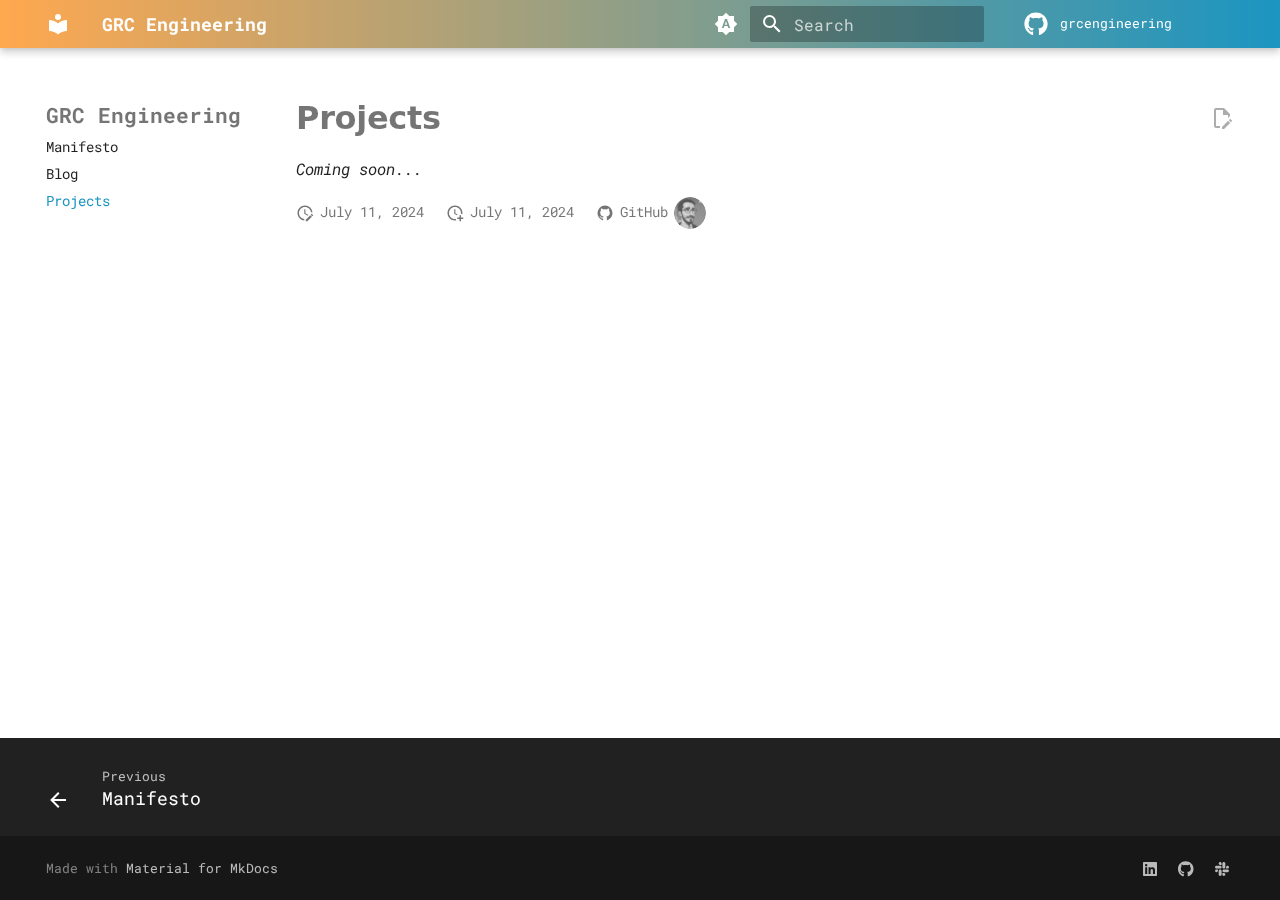
<file: site/projects/index.html>
<!doctype html>
<html lang="en" class="no-js">
  <head>
    
      <meta charset="utf-8">
      <meta name="viewport" content="width=device-width,initial-scale=1">
      
      
      
        <link rel="canonical" href="https://grc.engineering/projects/">
      
      
        <link rel="prev" href="..">
      
      
      
      <link rel="icon" href="../assets/images/favicon.png">
      <meta name="generator" content="mkdocs-1.6.1, mkdocs-material-9.6.9">
    
    
      
        <title>Projects - GRC Engineering</title>
      
    
    
      <link rel="stylesheet" href="../assets/stylesheets/main.4af4bdda.min.css">
      
        
        <link rel="stylesheet" href="../assets/stylesheets/palette.06af60db.min.css">
      
      


    
    
      
    
    
      
        
        
        
        <link rel="stylesheet" href="../assets/external/fonts.googleapis.com/css.f0797445.css">
        <style>:root{--md-text-font:"Roboto Mono";--md-code-font:"Consolas"}</style>
      
    
    
      <link rel="stylesheet" href="../stylesheets/extra.css">
    
    <script>__md_scope=new URL("..",location),__md_hash=e=>[...e].reduce(((e,_)=>(e<<5)-e+_.charCodeAt(0)),0),__md_get=(e,_=localStorage,t=__md_scope)=>JSON.parse(_.getItem(t.pathname+"."+e)),__md_set=(e,_,t=localStorage,a=__md_scope)=>{try{t.setItem(a.pathname+"."+e,JSON.stringify(_))}catch(e){}}</script>
    
      

    
    
      
        <meta  property="og:type"  content="website" >
      
        <meta  property="og:title"  content="Projects - GRC Engineering" >
      
        <meta  property="og:description"  content="None" >
      
        <meta  property="og:image"  content="https://grc.engineering/assets/images/social/projects.png" >
      
        <meta  property="og:image:type"  content="image/png" >
      
        <meta  property="og:image:width"  content="1200" >
      
        <meta  property="og:image:height"  content="630" >
      
        <meta  property="og:url"  content="https://grc.engineering/projects/" >
      
        <meta  name="twitter:card"  content="summary_large_image" >
      
        <meta  name="twitter:title"  content="Projects - GRC Engineering" >
      
        <meta  name="twitter:description"  content="None" >
      
        <meta  name="twitter:image"  content="https://grc.engineering/assets/images/social/projects.png" >
      
    
    
  </head>
  
  
    
    
      
    
    
    
    
    <body dir="ltr" data-md-color-scheme="grcengineering-light" data-md-color-primary="indigo" data-md-color-accent="indigo">
  
    
    <input class="md-toggle" data-md-toggle="drawer" type="checkbox" id="__drawer" autocomplete="off">
    <input class="md-toggle" data-md-toggle="search" type="checkbox" id="__search" autocomplete="off">
    <label class="md-overlay" for="__drawer"></label>
    <div data-md-component="skip">
      
        
        <a href="#projects" class="md-skip">
          Skip to content
        </a>
      
    </div>
    <div data-md-component="announce">
      
    </div>
    
    
      

  

<header class="md-header md-header--shadow" data-md-component="header">
  <nav class="md-header__inner md-grid" aria-label="Header">
    <a href=".." title="GRC Engineering" class="md-header__button md-logo" aria-label="GRC Engineering" data-md-component="logo">
      
  
  <svg xmlns="http://www.w3.org/2000/svg" viewBox="0 0 24 24"><path d="M12 8a3 3 0 0 0 3-3 3 3 0 0 0-3-3 3 3 0 0 0-3 3 3 3 0 0 0 3 3m0 3.54C9.64 9.35 6.5 8 3 8v11c3.5 0 6.64 1.35 9 3.54 2.36-2.19 5.5-3.54 9-3.54V8c-3.5 0-6.64 1.35-9 3.54"/></svg>

    </a>
    <label class="md-header__button md-icon" for="__drawer">
      
      <svg xmlns="http://www.w3.org/2000/svg" viewBox="0 0 24 24"><path d="M3 6h18v2H3zm0 5h18v2H3zm0 5h18v2H3z"/></svg>
    </label>
    <div class="md-header__title" data-md-component="header-title">
      <div class="md-header__ellipsis">
        <div class="md-header__topic">
          <span class="md-ellipsis">
            GRC Engineering
          </span>
        </div>
        <div class="md-header__topic" data-md-component="header-topic">
          <span class="md-ellipsis">
            
              Projects
            
          </span>
        </div>
      </div>
    </div>
    
      
        <form class="md-header__option" data-md-component="palette">
  
    
    
    
    <input class="md-option" data-md-color-media="(prefers-color-scheme)" data-md-color-scheme="grcengineering-light" data-md-color-primary="indigo" data-md-color-accent="indigo"  aria-label="Switch to light mode"  type="radio" name="__palette" id="__palette_0">
    
      <label class="md-header__button md-icon" title="Switch to light mode" for="__palette_1" hidden>
        <svg xmlns="http://www.w3.org/2000/svg" viewBox="0 0 24 24"><path d="m14.3 16-.7-2h-3.2l-.7 2H7.8L11 7h2l3.2 9zM20 8.69V4h-4.69L12 .69 8.69 4H4v4.69L.69 12 4 15.31V20h4.69L12 23.31 15.31 20H20v-4.69L23.31 12zm-9.15 3.96h2.3L12 9z"/></svg>
      </label>
    
  
    
    
    
    <input class="md-option" data-md-color-media="(prefers-color-scheme: light)" data-md-color-scheme="grcengineering-light" data-md-color-primary="indigo" data-md-color-accent="indigo"  aria-label="Switch to dark mode"  type="radio" name="__palette" id="__palette_1">
    
      <label class="md-header__button md-icon" title="Switch to dark mode" for="__palette_2" hidden>
        <svg xmlns="http://www.w3.org/2000/svg" viewBox="0 0 24 24"><path d="M12 8a4 4 0 0 0-4 4 4 4 0 0 0 4 4 4 4 0 0 0 4-4 4 4 0 0 0-4-4m0 10a6 6 0 0 1-6-6 6 6 0 0 1 6-6 6 6 0 0 1 6 6 6 6 0 0 1-6 6m8-9.31V4h-4.69L12 .69 8.69 4H4v4.69L.69 12 4 15.31V20h4.69L12 23.31 15.31 20H20v-4.69L23.31 12z"/></svg>
      </label>
    
  
    
    
    
    <input class="md-option" data-md-color-media="(prefers-color-scheme: dark)" data-md-color-scheme="grcengineering-dark" data-md-color-primary="indigo" data-md-color-accent="indigo"  aria-label="Switch to system preference"  type="radio" name="__palette" id="__palette_2">
    
      <label class="md-header__button md-icon" title="Switch to system preference" for="__palette_0" hidden>
        <svg xmlns="http://www.w3.org/2000/svg" viewBox="0 0 24 24"><path d="M12 18c-.89 0-1.74-.2-2.5-.55C11.56 16.5 13 14.42 13 12s-1.44-4.5-3.5-5.45C10.26 6.2 11.11 6 12 6a6 6 0 0 1 6 6 6 6 0 0 1-6 6m8-9.31V4h-4.69L12 .69 8.69 4H4v4.69L.69 12 4 15.31V20h4.69L12 23.31 15.31 20H20v-4.69L23.31 12z"/></svg>
      </label>
    
  
</form>
      
    
    
      <script>var palette=__md_get("__palette");if(palette&&palette.color){if("(prefers-color-scheme)"===palette.color.media){var media=matchMedia("(prefers-color-scheme: light)"),input=document.querySelector(media.matches?"[data-md-color-media='(prefers-color-scheme: light)']":"[data-md-color-media='(prefers-color-scheme: dark)']");palette.color.media=input.getAttribute("data-md-color-media"),palette.color.scheme=input.getAttribute("data-md-color-scheme"),palette.color.primary=input.getAttribute("data-md-color-primary"),palette.color.accent=input.getAttribute("data-md-color-accent")}for(var[key,value]of Object.entries(palette.color))document.body.setAttribute("data-md-color-"+key,value)}</script>
    
    
    
      <label class="md-header__button md-icon" for="__search">
        
        <svg xmlns="http://www.w3.org/2000/svg" viewBox="0 0 24 24"><path d="M9.5 3A6.5 6.5 0 0 1 16 9.5c0 1.61-.59 3.09-1.56 4.23l.27.27h.79l5 5-1.5 1.5-5-5v-.79l-.27-.27A6.52 6.52 0 0 1 9.5 16 6.5 6.5 0 0 1 3 9.5 6.5 6.5 0 0 1 9.5 3m0 2C7 5 5 7 5 9.5S7 14 9.5 14 14 12 14 9.5 12 5 9.5 5"/></svg>
      </label>
      <div class="md-search" data-md-component="search" role="dialog">
  <label class="md-search__overlay" for="__search"></label>
  <div class="md-search__inner" role="search">
    <form class="md-search__form" name="search">
      <input type="text" class="md-search__input" name="query" aria-label="Search" placeholder="Search" autocapitalize="off" autocorrect="off" autocomplete="off" spellcheck="false" data-md-component="search-query" required>
      <label class="md-search__icon md-icon" for="__search">
        
        <svg xmlns="http://www.w3.org/2000/svg" viewBox="0 0 24 24"><path d="M9.5 3A6.5 6.5 0 0 1 16 9.5c0 1.61-.59 3.09-1.56 4.23l.27.27h.79l5 5-1.5 1.5-5-5v-.79l-.27-.27A6.52 6.52 0 0 1 9.5 16 6.5 6.5 0 0 1 3 9.5 6.5 6.5 0 0 1 9.5 3m0 2C7 5 5 7 5 9.5S7 14 9.5 14 14 12 14 9.5 12 5 9.5 5"/></svg>
        
        <svg xmlns="http://www.w3.org/2000/svg" viewBox="0 0 24 24"><path d="M20 11v2H8l5.5 5.5-1.42 1.42L4.16 12l7.92-7.92L13.5 5.5 8 11z"/></svg>
      </label>
      <nav class="md-search__options" aria-label="Search">
        
        <button type="reset" class="md-search__icon md-icon" title="Clear" aria-label="Clear" tabindex="-1">
          
          <svg xmlns="http://www.w3.org/2000/svg" viewBox="0 0 24 24"><path d="M19 6.41 17.59 5 12 10.59 6.41 5 5 6.41 10.59 12 5 17.59 6.41 19 12 13.41 17.59 19 19 17.59 13.41 12z"/></svg>
        </button>
      </nav>
      
        <div class="md-search__suggest" data-md-component="search-suggest"></div>
      
    </form>
    <div class="md-search__output">
      <div class="md-search__scrollwrap" tabindex="0" data-md-scrollfix>
        <div class="md-search-result" data-md-component="search-result">
          <div class="md-search-result__meta">
            Initializing search
          </div>
          <ol class="md-search-result__list" role="presentation"></ol>
        </div>
      </div>
    </div>
  </div>
</div>
    
    
      <div class="md-header__source">
        <a href="https://github.com/grcengineering/grcengineering.github.io" title="Go to repository" class="md-source" data-md-component="source">
  <div class="md-source__icon md-icon">
    
    <svg xmlns="http://www.w3.org/2000/svg" viewBox="0 0 496 512"><!--! Font Awesome Free 6.7.2 by @fontawesome - https://fontawesome.com License - https://fontawesome.com/license/free (Icons: CC BY 4.0, Fonts: SIL OFL 1.1, Code: MIT License) Copyright 2024 Fonticons, Inc.--><path d="M165.9 397.4c0 2-2.3 3.6-5.2 3.6-3.3.3-5.6-1.3-5.6-3.6 0-2 2.3-3.6 5.2-3.6 3-.3 5.6 1.3 5.6 3.6m-31.1-4.5c-.7 2 1.3 4.3 4.3 4.9 2.6 1 5.6 0 6.2-2s-1.3-4.3-4.3-5.2c-2.6-.7-5.5.3-6.2 2.3m44.2-1.7c-2.9.7-4.9 2.6-4.6 4.9.3 2 2.9 3.3 5.9 2.6 2.9-.7 4.9-2.6 4.6-4.6-.3-1.9-3-3.2-5.9-2.9M244.8 8C106.1 8 0 113.3 0 252c0 110.9 69.8 205.8 169.5 239.2 12.8 2.3 17.3-5.6 17.3-12.1 0-6.2-.3-40.4-.3-61.4 0 0-70 15-84.7-29.8 0 0-11.4-29.1-27.8-36.6 0 0-22.9-15.7 1.6-15.4 0 0 24.9 2 38.6 25.8 21.9 38.6 58.6 27.5 72.9 20.9 2.3-16 8.8-27.1 16-33.7-55.9-6.2-112.3-14.3-112.3-110.5 0-27.5 7.6-41.3 23.6-58.9-2.6-6.5-11.1-33.3 2.6-67.9 20.9-6.5 69 27 69 27 20-5.6 41.5-8.5 62.8-8.5s42.8 2.9 62.8 8.5c0 0 48.1-33.6 69-27 13.7 34.7 5.2 61.4 2.6 67.9 16 17.7 25.8 31.5 25.8 58.9 0 96.5-58.9 104.2-114.8 110.5 9.2 7.9 17 22.9 17 46.4 0 33.7-.3 75.4-.3 83.6 0 6.5 4.6 14.4 17.3 12.1C428.2 457.8 496 362.9 496 252 496 113.3 383.5 8 244.8 8M97.2 352.9c-1.3 1-1 3.3.7 5.2 1.6 1.6 3.9 2.3 5.2 1 1.3-1 1-3.3-.7-5.2-1.6-1.6-3.9-2.3-5.2-1m-10.8-8.1c-.7 1.3.3 2.9 2.3 3.9 1.6 1 3.6.7 4.3-.7.7-1.3-.3-2.9-2.3-3.9-2-.6-3.6-.3-4.3.7m32.4 35.6c-1.6 1.3-1 4.3 1.3 6.2 2.3 2.3 5.2 2.6 6.5 1 1.3-1.3.7-4.3-1.3-6.2-2.2-2.3-5.2-2.6-6.5-1m-11.4-14.7c-1.6 1-1.6 3.6 0 5.9s4.3 3.3 5.6 2.3c1.6-1.3 1.6-3.9 0-6.2-1.4-2.3-4-3.3-5.6-2"/></svg>
  </div>
  <div class="md-source__repository">
    grcengineering
  </div>
</a>
      </div>
    
  </nav>
  
</header>
    
    <div class="md-container" data-md-component="container">
      
      
        
          
        
      
      <main class="md-main" data-md-component="main">
        <div class="md-main__inner md-grid">
          
            
              
              <div class="md-sidebar md-sidebar--primary" data-md-component="sidebar" data-md-type="navigation" >
                <div class="md-sidebar__scrollwrap">
                  <div class="md-sidebar__inner">
                    



  

<nav class="md-nav md-nav--primary md-nav--integrated" aria-label="Navigation" data-md-level="0">
  <label class="md-nav__title" for="__drawer">
    <a href=".." title="GRC Engineering" class="md-nav__button md-logo" aria-label="GRC Engineering" data-md-component="logo">
      
  
  <svg xmlns="http://www.w3.org/2000/svg" viewBox="0 0 24 24"><path d="M12 8a3 3 0 0 0 3-3 3 3 0 0 0-3-3 3 3 0 0 0-3 3 3 3 0 0 0 3 3m0 3.54C9.64 9.35 6.5 8 3 8v11c3.5 0 6.64 1.35 9 3.54 2.36-2.19 5.5-3.54 9-3.54V8c-3.5 0-6.64 1.35-9 3.54"/></svg>

    </a>
    GRC Engineering
  </label>
  
    <div class="md-nav__source">
      <a href="https://github.com/grcengineering/grcengineering.github.io" title="Go to repository" class="md-source" data-md-component="source">
  <div class="md-source__icon md-icon">
    
    <svg xmlns="http://www.w3.org/2000/svg" viewBox="0 0 496 512"><!--! Font Awesome Free 6.7.2 by @fontawesome - https://fontawesome.com License - https://fontawesome.com/license/free (Icons: CC BY 4.0, Fonts: SIL OFL 1.1, Code: MIT License) Copyright 2024 Fonticons, Inc.--><path d="M165.9 397.4c0 2-2.3 3.6-5.2 3.6-3.3.3-5.6-1.3-5.6-3.6 0-2 2.3-3.6 5.2-3.6 3-.3 5.6 1.3 5.6 3.6m-31.1-4.5c-.7 2 1.3 4.3 4.3 4.9 2.6 1 5.6 0 6.2-2s-1.3-4.3-4.3-5.2c-2.6-.7-5.5.3-6.2 2.3m44.2-1.7c-2.9.7-4.9 2.6-4.6 4.9.3 2 2.9 3.3 5.9 2.6 2.9-.7 4.9-2.6 4.6-4.6-.3-1.9-3-3.2-5.9-2.9M244.8 8C106.1 8 0 113.3 0 252c0 110.9 69.8 205.8 169.5 239.2 12.8 2.3 17.3-5.6 17.3-12.1 0-6.2-.3-40.4-.3-61.4 0 0-70 15-84.7-29.8 0 0-11.4-29.1-27.8-36.6 0 0-22.9-15.7 1.6-15.4 0 0 24.9 2 38.6 25.8 21.9 38.6 58.6 27.5 72.9 20.9 2.3-16 8.8-27.1 16-33.7-55.9-6.2-112.3-14.3-112.3-110.5 0-27.5 7.6-41.3 23.6-58.9-2.6-6.5-11.1-33.3 2.6-67.9 20.9-6.5 69 27 69 27 20-5.6 41.5-8.5 62.8-8.5s42.8 2.9 62.8 8.5c0 0 48.1-33.6 69-27 13.7 34.7 5.2 61.4 2.6 67.9 16 17.7 25.8 31.5 25.8 58.9 0 96.5-58.9 104.2-114.8 110.5 9.2 7.9 17 22.9 17 46.4 0 33.7-.3 75.4-.3 83.6 0 6.5 4.6 14.4 17.3 12.1C428.2 457.8 496 362.9 496 252 496 113.3 383.5 8 244.8 8M97.2 352.9c-1.3 1-1 3.3.7 5.2 1.6 1.6 3.9 2.3 5.2 1 1.3-1 1-3.3-.7-5.2-1.6-1.6-3.9-2.3-5.2-1m-10.8-8.1c-.7 1.3.3 2.9 2.3 3.9 1.6 1 3.6.7 4.3-.7.7-1.3-.3-2.9-2.3-3.9-2-.6-3.6-.3-4.3.7m32.4 35.6c-1.6 1.3-1 4.3 1.3 6.2 2.3 2.3 5.2 2.6 6.5 1 1.3-1.3.7-4.3-1.3-6.2-2.2-2.3-5.2-2.6-6.5-1m-11.4-14.7c-1.6 1-1.6 3.6 0 5.9s4.3 3.3 5.6 2.3c1.6-1.3 1.6-3.9 0-6.2-1.4-2.3-4-3.3-5.6-2"/></svg>
  </div>
  <div class="md-source__repository">
    grcengineering
  </div>
</a>
    </div>
  
  <ul class="md-nav__list" data-md-scrollfix>
    
      
      
  
  
  
  
    <li class="md-nav__item">
      <a href=".." class="md-nav__link">
        
  
  <span class="md-ellipsis">
    Manifesto
    
  </span>
  

      </a>
    </li>
  

    
      
      
  
  
  
  
    <li class="md-nav__item">
      <a href="https://blog.grc.engineering" class="md-nav__link">
        
  
  <span class="md-ellipsis">
    Blog
    
  </span>
  

      </a>
    </li>
  

    
      
      
  
  
    
  
  
  
    <li class="md-nav__item md-nav__item--active">
      
      <input class="md-nav__toggle md-toggle" type="checkbox" id="__toc">
      
      
        
      
      
      <a href="./" class="md-nav__link md-nav__link--active">
        
  
  <span class="md-ellipsis">
    Projects
    
  </span>
  

      </a>
      
    </li>
  

    
  </ul>
</nav>
                  </div>
                </div>
              </div>
            
            
          
          
            <div class="md-content" data-md-component="content">
              <article class="md-content__inner md-typeset">
                
                  


  
    <a href="https://github.com/grcengineering/grcengineering.github.io/edit/main/docs/index.md/projects.md" title="Edit this page" class="md-content__button md-icon">
      
      <svg xmlns="http://www.w3.org/2000/svg" viewBox="0 0 24 24"><path d="M10 20H6V4h7v5h5v3.1l2-2V8l-6-6H6c-1.1 0-2 .9-2 2v16c0 1.1.9 2 2 2h4zm10.2-7c.1 0 .3.1.4.2l1.3 1.3c.2.2.2.6 0 .8l-1 1-2.1-2.1 1-1c.1-.1.2-.2.4-.2m0 3.9L14.1 23H12v-2.1l6.1-6.1z"/></svg>
    </a>
  
  


<h1 id="projects">Projects</h1>
<p><em>Coming soon...</em></p>







  
    
  
  
    
  


  <aside class="md-source-file">
    
      
  <span class="md-source-file__fact">
    <span class="md-icon" title="Last update">
      <svg xmlns="http://www.w3.org/2000/svg" viewBox="0 0 24 24"><path d="M21 13.1c-.1 0-.3.1-.4.2l-1 1 2.1 2.1 1-1c.2-.2.2-.6 0-.8l-1.3-1.3c-.1-.1-.2-.2-.4-.2m-1.9 1.8-6.1 6V23h2.1l6.1-6.1zM12.5 7v5.2l4 2.4-1 1L11 13V7zM11 21.9c-5.1-.5-9-4.8-9-9.9C2 6.5 6.5 2 12 2c5.3 0 9.6 4.1 10 9.3-.3-.1-.6-.2-1-.2s-.7.1-1 .2C19.6 7.2 16.2 4 12 4c-4.4 0-8 3.6-8 8 0 4.1 3.1 7.5 7.1 7.9l-.1.2z"/></svg>
    </span>
    <span class="git-revision-date-localized-plugin git-revision-date-localized-plugin-date" title="July 11, 2024 14:17:02">July 11, 2024</span>
  </span>

    
    
      
  <span class="md-source-file__fact">
    <span class="md-icon" title="Created">
      <svg xmlns="http://www.w3.org/2000/svg" viewBox="0 0 24 24"><path d="M14.47 15.08 11 13V7h1.5v5.25l3.08 1.83c-.41.28-.79.62-1.11 1m-1.39 4.84c-.36.05-.71.08-1.08.08-4.42 0-8-3.58-8-8s3.58-8 8-8 8 3.58 8 8c0 .37-.03.72-.08 1.08.69.1 1.33.32 1.92.64.1-.56.16-1.13.16-1.72 0-5.5-4.5-10-10-10S2 6.5 2 12s4.47 10 10 10c.59 0 1.16-.06 1.72-.16-.32-.59-.54-1.23-.64-1.92M18 15v3h-3v2h3v3h2v-3h3v-2h-3v-3z"/></svg>
    </span>
    <span class="git-revision-date-localized-plugin git-revision-date-localized-plugin-date" title="July 11, 2024 14:17:02">July 11, 2024</span>
  </span>

    
    
    
      
  <span class="md-source-file__fact">
    
      
  <span class="md-icon" title="Contributors">
    <svg xmlns="http://www.w3.org/2000/svg" viewBox="0 0 24 24"><path d="M12 2A10 10 0 0 0 2 12c0 4.42 2.87 8.17 6.84 9.5.5.08.66-.23.66-.5v-1.69c-2.77.6-3.36-1.34-3.36-1.34-.46-1.16-1.11-1.47-1.11-1.47-.91-.62.07-.6.07-.6 1 .07 1.53 1.03 1.53 1.03.87 1.52 2.34 1.07 2.91.83.09-.65.35-1.09.63-1.34-2.22-.25-4.55-1.11-4.55-4.92 0-1.11.38-2 1.03-2.71-.1-.25-.45-1.29.1-2.64 0 0 .84-.27 2.75 1.02.79-.22 1.65-.33 2.5-.33s1.71.11 2.5.33c1.91-1.29 2.75-1.02 2.75-1.02.55 1.35.2 2.39.1 2.64.65.71 1.03 1.6 1.03 2.71 0 3.82-2.34 4.66-4.57 4.91.36.31.69.92.69 1.85V21c0 .27.16.59.67.5C19.14 20.16 22 16.42 22 12A10 10 0 0 0 12 2"/></svg>
  </span>
  <span>GitHub</span>

    
    <nav>
      
        <a href="https://github.com/p4gs" class="md-author" title="@p4gs">
          
          <img src="../assets/external/avatars.githubusercontent.com/u/10093271.fe356448.jpg" alt="p4gs">
        </a>
      
      
      
    </nav>
  </span>

    
  </aside>





                
              </article>
            </div>
          
          
<script>var target=document.getElementById(location.hash.slice(1));target&&target.name&&(target.checked=target.name.startsWith("__tabbed_"))</script>
        </div>
        
          <button type="button" class="md-top md-icon" data-md-component="top" hidden>
  
  <svg xmlns="http://www.w3.org/2000/svg" viewBox="0 0 24 24"><path d="M13 20h-2V8l-5.5 5.5-1.42-1.42L12 4.16l7.92 7.92-1.42 1.42L13 8z"/></svg>
  Back to top
</button>
        
      </main>
      
        <footer class="md-footer">
  
    
      
      <nav class="md-footer__inner md-grid" aria-label="Footer" >
        
          
          <a href=".." class="md-footer__link md-footer__link--prev" aria-label="Previous: Manifesto">
            <div class="md-footer__button md-icon">
              
              <svg xmlns="http://www.w3.org/2000/svg" viewBox="0 0 24 24"><path d="M20 11v2H8l5.5 5.5-1.42 1.42L4.16 12l7.92-7.92L13.5 5.5 8 11z"/></svg>
            </div>
            <div class="md-footer__title">
              <span class="md-footer__direction">
                Previous
              </span>
              <div class="md-ellipsis">
                Manifesto
              </div>
            </div>
          </a>
        
        
      </nav>
    
  
  <div class="md-footer-meta md-typeset">
    <div class="md-footer-meta__inner md-grid">
      <div class="md-copyright">
  
  
    Made with
    <a href="https://squidfunk.github.io/mkdocs-material/" target="_blank" rel="noopener">
      Material for MkDocs
    </a>
  
</div>
      
        <div class="md-social">
  
    
    
    
    
      
      
    
    <a href="https://www.linkedin.com/groups/12997229/" target="_blank" rel="noopener" title="www.linkedin.com" class="md-social__link">
      <svg xmlns="http://www.w3.org/2000/svg" viewBox="0 0 448 512"><!--! Font Awesome Free 6.7.2 by @fontawesome - https://fontawesome.com License - https://fontawesome.com/license/free (Icons: CC BY 4.0, Fonts: SIL OFL 1.1, Code: MIT License) Copyright 2024 Fonticons, Inc.--><path d="M416 32H31.9C14.3 32 0 46.5 0 64.3v383.4C0 465.5 14.3 480 31.9 480H416c17.6 0 32-14.5 32-32.3V64.3c0-17.8-14.4-32.3-32-32.3M135.4 416H69V202.2h66.5V416zm-33.2-243c-21.3 0-38.5-17.3-38.5-38.5S80.9 96 102.2 96c21.2 0 38.5 17.3 38.5 38.5 0 21.3-17.2 38.5-38.5 38.5m282.1 243h-66.4V312c0-24.8-.5-56.7-34.5-56.7-34.6 0-39.9 27-39.9 54.9V416h-66.4V202.2h63.7v29.2h.9c8.9-16.8 30.6-34.5 62.9-34.5 67.2 0 79.7 44.3 79.7 101.9z"/></svg>
    </a>
  
    
    
    
    
      
      
    
    <a href="https://github.com/grcengineering" target="_blank" rel="noopener" title="github.com" class="md-social__link">
      <svg xmlns="http://www.w3.org/2000/svg" viewBox="0 0 496 512"><!--! Font Awesome Free 6.7.2 by @fontawesome - https://fontawesome.com License - https://fontawesome.com/license/free (Icons: CC BY 4.0, Fonts: SIL OFL 1.1, Code: MIT License) Copyright 2024 Fonticons, Inc.--><path d="M165.9 397.4c0 2-2.3 3.6-5.2 3.6-3.3.3-5.6-1.3-5.6-3.6 0-2 2.3-3.6 5.2-3.6 3-.3 5.6 1.3 5.6 3.6m-31.1-4.5c-.7 2 1.3 4.3 4.3 4.9 2.6 1 5.6 0 6.2-2s-1.3-4.3-4.3-5.2c-2.6-.7-5.5.3-6.2 2.3m44.2-1.7c-2.9.7-4.9 2.6-4.6 4.9.3 2 2.9 3.3 5.9 2.6 2.9-.7 4.9-2.6 4.6-4.6-.3-1.9-3-3.2-5.9-2.9M244.8 8C106.1 8 0 113.3 0 252c0 110.9 69.8 205.8 169.5 239.2 12.8 2.3 17.3-5.6 17.3-12.1 0-6.2-.3-40.4-.3-61.4 0 0-70 15-84.7-29.8 0 0-11.4-29.1-27.8-36.6 0 0-22.9-15.7 1.6-15.4 0 0 24.9 2 38.6 25.8 21.9 38.6 58.6 27.5 72.9 20.9 2.3-16 8.8-27.1 16-33.7-55.9-6.2-112.3-14.3-112.3-110.5 0-27.5 7.6-41.3 23.6-58.9-2.6-6.5-11.1-33.3 2.6-67.9 20.9-6.5 69 27 69 27 20-5.6 41.5-8.5 62.8-8.5s42.8 2.9 62.8 8.5c0 0 48.1-33.6 69-27 13.7 34.7 5.2 61.4 2.6 67.9 16 17.7 25.8 31.5 25.8 58.9 0 96.5-58.9 104.2-114.8 110.5 9.2 7.9 17 22.9 17 46.4 0 33.7-.3 75.4-.3 83.6 0 6.5 4.6 14.4 17.3 12.1C428.2 457.8 496 362.9 496 252 496 113.3 383.5 8 244.8 8M97.2 352.9c-1.3 1-1 3.3.7 5.2 1.6 1.6 3.9 2.3 5.2 1 1.3-1 1-3.3-.7-5.2-1.6-1.6-3.9-2.3-5.2-1m-10.8-8.1c-.7 1.3.3 2.9 2.3 3.9 1.6 1 3.6.7 4.3-.7.7-1.3-.3-2.9-2.3-3.9-2-.6-3.6-.3-4.3.7m32.4 35.6c-1.6 1.3-1 4.3 1.3 6.2 2.3 2.3 5.2 2.6 6.5 1 1.3-1.3.7-4.3-1.3-6.2-2.2-2.3-5.2-2.6-6.5-1m-11.4-14.7c-1.6 1-1.6 3.6 0 5.9s4.3 3.3 5.6 2.3c1.6-1.3 1.6-3.9 0-6.2-1.4-2.3-4-3.3-5.6-2"/></svg>
    </a>
  
    
    
    
    
      
      
    
    <a href="https://grcengineering.slack.com" target="_blank" rel="noopener" title="grcengineering.slack.com" class="md-social__link">
      <svg xmlns="http://www.w3.org/2000/svg" viewBox="0 0 448 512"><!--! Font Awesome Free 6.7.2 by @fontawesome - https://fontawesome.com License - https://fontawesome.com/license/free (Icons: CC BY 4.0, Fonts: SIL OFL 1.1, Code: MIT License) Copyright 2024 Fonticons, Inc.--><path d="M94.12 315.1c0 25.9-21.16 47.06-47.06 47.06S0 341 0 315.1s21.16-47.06 47.06-47.06h47.06zm23.72 0c0-25.9 21.16-47.06 47.06-47.06s47.06 21.16 47.06 47.06v117.84c0 25.9-21.16 47.06-47.06 47.06s-47.06-21.16-47.06-47.06zm47.06-188.98c-25.9 0-47.06-21.16-47.06-47.06S139 32 164.9 32s47.06 21.16 47.06 47.06v47.06zm0 23.72c25.9 0 47.06 21.16 47.06 47.06s-21.16 47.06-47.06 47.06H47.06C21.16 243.96 0 222.8 0 196.9s21.16-47.06 47.06-47.06zm188.98 47.06c0-25.9 21.16-47.06 47.06-47.06S448 171 448 196.9s-21.16 47.06-47.06 47.06h-47.06zm-23.72 0c0 25.9-21.16 47.06-47.06 47.06s-47.06-21.16-47.06-47.06V79.06c0-25.9 21.16-47.06 47.06-47.06s47.06 21.16 47.06 47.06zM283.1 385.88c25.9 0 47.06 21.16 47.06 47.06S309 480 283.1 480s-47.06-21.16-47.06-47.06v-47.06zm0-23.72c-25.9 0-47.06-21.16-47.06-47.06s21.16-47.06 47.06-47.06h117.84c25.9 0 47.06 21.16 47.06 47.06s-21.16 47.06-47.06 47.06z"/></svg>
    </a>
  
</div>
      
    </div>
  </div>
</footer>
      
    </div>
    <div class="md-dialog" data-md-component="dialog">
      <div class="md-dialog__inner md-typeset"></div>
    </div>
    
      <div class="md-progress" data-md-component="progress" role="progressbar"></div>
    
    
    <script id="__config" type="application/json">{"base": "..", "features": ["search.suggest", "navigation.instant", "navigation.instant.prefetch", "navigation.instant.progress", "navigation.top", "navigation.footer", "toc.integrate", "content.action.edit"], "search": "../assets/javascripts/workers/search.f8cc74c7.min.js", "translations": {"clipboard.copied": "Copied to clipboard", "clipboard.copy": "Copy to clipboard", "search.result.more.one": "1 more on this page", "search.result.more.other": "# more on this page", "search.result.none": "No matching documents", "search.result.one": "1 matching document", "search.result.other": "# matching documents", "search.result.placeholder": "Type to start searching", "search.result.term.missing": "Missing", "select.version": "Select version"}}</script>
    
    
      <script src="../assets/javascripts/bundle.c8b220af.min.js"></script>
      
    
  </body>
</html>
</file>
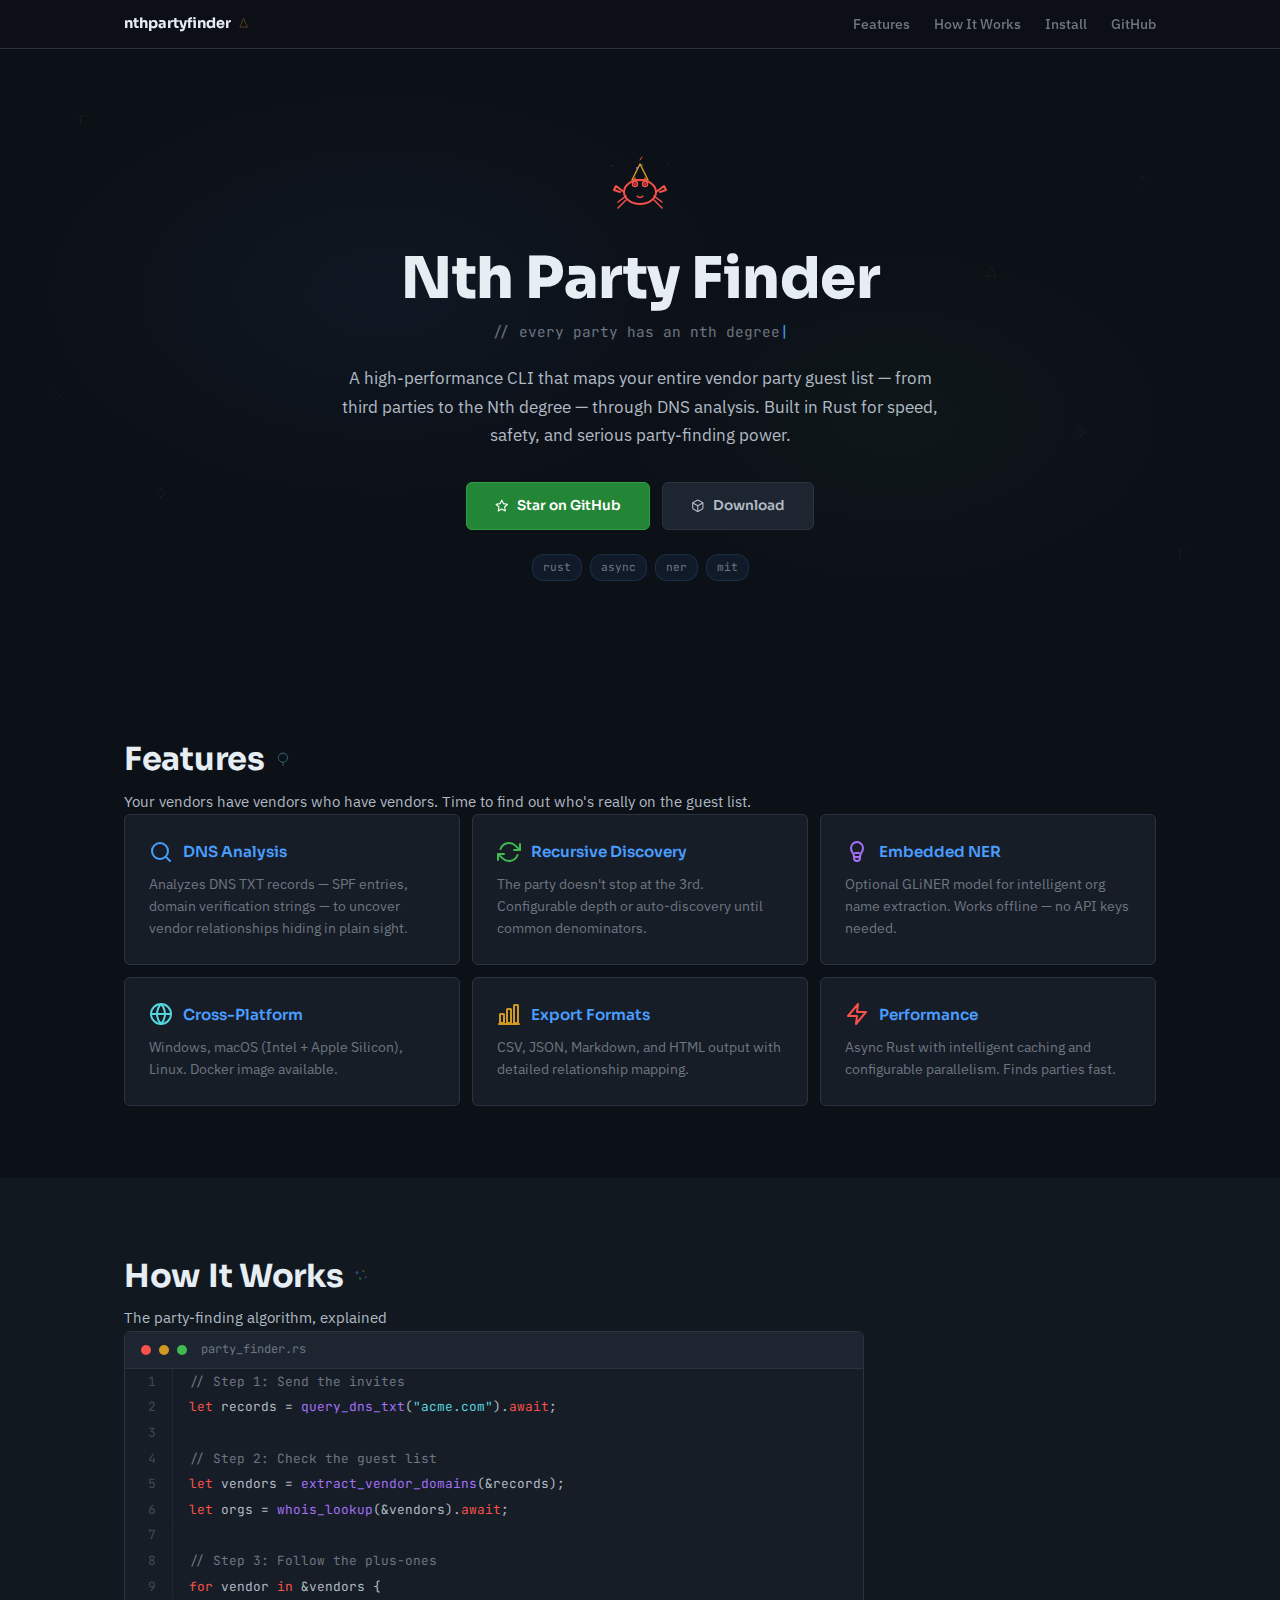
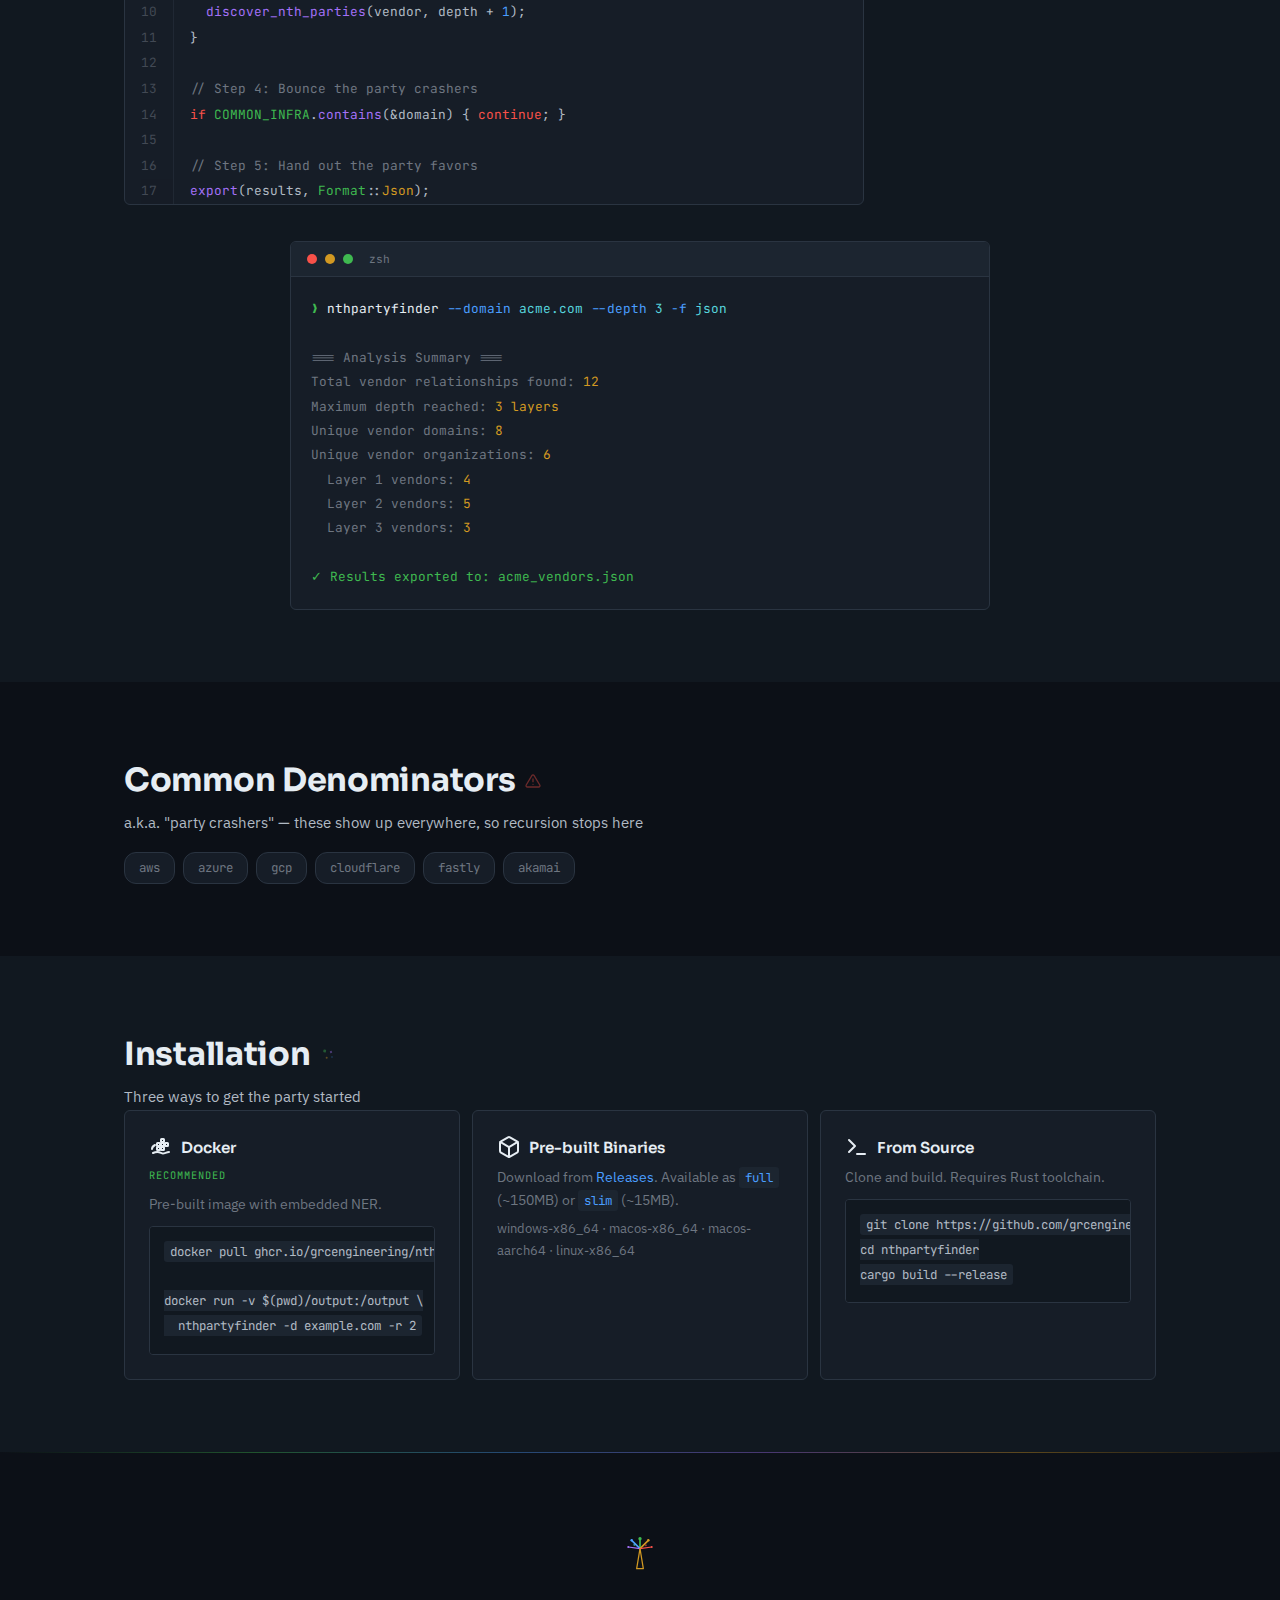
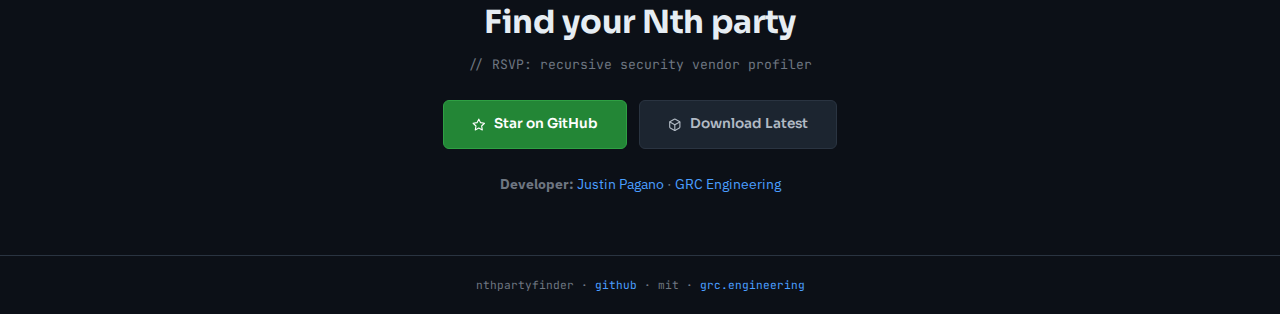
<file: docs/projects/nthpartyfinder/developer/index.html>
<!DOCTYPE html>
<html lang="en">
<head>
<meta charset="UTF-8">
<meta name="viewport" content="width=device-width, initial-scale=1.0">
<title>Nth Party Finder — Developer Party</title>
<meta name="description" content="Map your entire vendor party guest list — from third parties to the Nth degree — through DNS analysis.">
<link rel="preconnect" href="https://fonts.googleapis.com">
<link rel="preconnect" href="https://fonts.gstatic.com" crossorigin>
<link href="https://fonts.googleapis.com/css2?family=Sora:wght@300;400;500;600;700;800&family=IBM+Plex+Sans:ital,wght@0,300;0,400;0,500;0,600;1,300;1,400&family=JetBrains+Mono:ital,wght@0,300;0,400;0,500;0,600;0,700;1,400&display=swap" rel="stylesheet">
<style>
/* ══════════════════════════════════════════════
   DEVELOPER PARTY — Design System
   Fonts: Sora / IBM Plex Sans / JetBrains Mono
   ══════════════════════════════════════════════ */
:root {
  --bg-deep:   #0c1017;
  --bg:        #111820;
  --bg-card:   #161d27;
  --bg-raised: #1c2530;
  --border:    #2a3441;
  --border-hl: #3b4d63;

  --blue:      #4a9eff;
  --green:     #3fb950;
  --orange:    #d29922;
  --red:       #f85149;
  --purple:    #a371f7;
  --cyan:      #56d4dd;

  --text:      #b1bac4;
  --text-dim:  #6e7681;
  --text-bright:#e6edf3;

  --font-display: 'Sora', sans-serif;
  --font-body:    'IBM Plex Sans', -apple-system, sans-serif;
  --font-mono:    'JetBrains Mono', 'Fira Code', monospace;

  --container: 1080px;
  --gutter: 24px;
  --radius: 6px;
}

*, *::before, *::after { box-sizing: border-box; margin: 0; padding: 0; }
html { scroll-behavior: smooth; }
body {
  font-family: var(--font-body);
  font-size: 15px;
  line-height: 1.65;
  color: var(--text);
  background: var(--bg-deep);
  -webkit-font-smoothing: antialiased;
}
a { color: var(--blue); text-decoration: none; transition: color .15s; }
a:hover { color: var(--cyan); }

.container { max-width: var(--container); margin: 0 auto; padding: 0 var(--gutter); }

/* ── ICON SYSTEM ── */
.icon { display: inline-flex; align-items: center; justify-content: center; }
.icon svg { width: 1em; height: 1em; }
.icon-lg svg { width: 2rem; height: 2rem; }
.icon-xl svg { width: 3rem; height: 3rem; }
.icon-feature svg { width: 1.5rem; height: 1.5rem; }

/* ── NAV ── */
.nav {
  position: sticky; top: 0; z-index: 100;
  background: rgba(12, 16, 23, 0.88);
  backdrop-filter: blur(16px);
  border-bottom: 1px solid var(--border);
  padding: 12px 0;
}
.nav .container { display: flex; align-items: center; justify-content: space-between; }
.nav-logo {
  font-family: var(--font-display);
  font-size: 0.9rem;
  font-weight: 700;
  color: var(--text-bright);
}
.nav-logo .party-hat {
  font-size: 0.8rem;
  margin-left: 4px;
  opacity: 0.5;
}
.nav-logo .party-hat svg { width: 0.85em; height: 0.85em; vertical-align: -0.05em; }
.nav-links { display: flex; gap: 24px; }
.nav-links a {
  font-family: var(--font-body);
  font-size: 0.85rem;
  font-weight: 500;
  color: var(--text-dim);
}
.nav-links a:hover { color: var(--text-bright); }

/* ── HERO ── */
.hero {
  padding: 100px 0 80px;
  text-align: center;
  position: relative;
  overflow: hidden;
}
.hero::before {
  content: '';
  position: absolute;
  inset: 0;
  background:
    radial-gradient(ellipse 500px 300px at 30% 40%, rgba(74,158,255,.05) 0%, transparent 70%),
    radial-gradient(ellipse 400px 250px at 70% 60%, rgba(63,185,80,.04) 0%, transparent 70%);
  pointer-events: none;
}

/* Subtle scattered party SVG easter eggs */
.party-scatter {
  position: absolute;
  opacity: 0.08;
  pointer-events: none;
  user-select: none;
}
.party-scatter svg { width: 14px; height: 14px; }

.hero-emoji { font-size: 2.8rem; margin-bottom: 20px; position: relative; z-index: 1; }
.hero-emoji svg { vertical-align: middle; }

.hero-title {
  font-family: var(--font-display);
  font-size: clamp(2.4rem, 6vw, 3.6rem);
  font-weight: 800;
  color: var(--text-bright);
  line-height: 1.15;
  margin-bottom: 8px;
  position: relative; z-index: 1;
  letter-spacing: -0.5px;
}

.hero-tagline {
  font-family: var(--font-mono);
  font-size: 0.9rem;
  color: var(--text-dim);
  margin-bottom: 20px;
  position: relative; z-index: 1;
}
@keyframes blink { 0%,100%{opacity:1;} 50%{opacity:0;} }
.hero-tagline .cursor {
  animation: blink 1s step-end infinite;
  color: var(--blue);
}

.hero-desc {
  font-size: 1.05rem;
  color: var(--text);
  max-width: 620px;
  margin: 0 auto 32px;
  position: relative; z-index: 1;
  line-height: 1.7;
}

.hero-ctas {
  display: flex; gap: 12px;
  justify-content: center; flex-wrap: wrap;
  position: relative; z-index: 1;
}
.btn {
  font-family: var(--font-display);
  font-size: 0.85rem;
  font-weight: 600;
  padding: 12px 28px;
  border-radius: var(--radius);
  border: none;
  cursor: pointer;
  transition: all .2s;
  text-decoration: none;
  display: inline-flex;
  align-items: center;
  gap: 8px;
}
.btn svg { width: 1em; height: 1em; flex-shrink: 0; vertical-align: middle; }
.btn-green {
  background: #238636;
  color: #fff;
  border: 1px solid #2ea043;
}
.btn-green:hover {
  background: #2ea043;
  color: #fff;
}
.btn-outline {
  background: var(--bg-raised);
  color: var(--text);
  border: 1px solid var(--border);
}
.btn-outline:hover {
  background: var(--bg-card);
  border-color: var(--border-hl);
  color: var(--text-bright);
}

.hero-badges {
  display: flex; gap: 8px;
  justify-content: center; flex-wrap: wrap;
  margin-top: 24px;
  position: relative; z-index: 1;
}
.badge {
  font-family: var(--font-mono);
  font-size: 0.7rem;
  padding: 3px 10px;
  border-radius: 12px;
  background: rgba(74,158,255,.08);
  border: 1px solid rgba(74,158,255,.15);
  color: var(--text-dim);
}

/* ── SECTIONS ── */
section { padding: 72px 0; }
.section-header {
  display: flex;
  align-items: center;
  gap: 10px;
  margin-bottom: 4px;
}
.section-title {
  font-family: var(--font-display);
  font-size: clamp(1.5rem, 3vw, 2rem);
  font-weight: 700;
  color: var(--text-bright);
  letter-spacing: -0.3px;
}
.section-party { opacity: 0.4; display: inline-flex; align-items: center; }
.section-party svg { width: 16px; height: 16px; }

/* ── FEATURE GRID ── */
.features-grid {
  display: grid;
  grid-template-columns: repeat(auto-fit, minmax(300px, 1fr));
  gap: 12px;
}
.feature-card {
  background: var(--bg-card);
  border: 1px solid var(--border);
  border-radius: var(--radius);
  padding: 24px;
  transition: border-color .2s;
}
.feature-card:hover { border-color: var(--border-hl); }
.feature-header {
  display: flex; align-items: center; gap: 10px;
  margin-bottom: 10px;
}
.feature-icon { display: inline-flex; align-items: center; }
.feature-icon svg { width: 24px; height: 24px; }
.feature-card h3 {
  font-family: var(--font-display);
  font-size: 0.95rem;
  font-weight: 600;
  color: var(--blue);
}
.feature-card p {
  color: var(--text-dim);
  font-size: 0.88rem;
  line-height: 1.55;
}

/* ── CODE FILE (how it works) ── */
.code-file {
  background: var(--bg-card);
  border: 1px solid var(--border);
  border-radius: var(--radius);
  max-width: 740px;
  overflow: hidden;
}
.code-file-bar {
  background: var(--bg-raised);
  padding: 8px 16px;
  display: flex; align-items: center; gap: 8px;
  border-bottom: 1px solid var(--border);
}
.code-dot { width: 10px; height: 10px; border-radius: 50%; }
.code-file-name {
  font-family: var(--font-mono);
  font-size: 0.75rem;
  color: var(--text-dim);
  margin-left: 6px;
}
.code-body { padding: 0; overflow-x: auto; }
.code-line {
  display: flex;
  font-family: var(--font-mono);
  font-size: 0.8rem;
  line-height: 2;
  padding: 0 16px;
  transition: background .1s;
}
.code-line:hover { background: rgba(74,158,255,.03); }
.ln {
  color: var(--text-dim);
  min-width: 32px;
  text-align: right;
  padding-right: 16px;
  user-select: none;
  border-right: 1px solid var(--border);
  margin-right: 16px;
  opacity: 0.5;
}
.code-text { flex: 1; }
.c-comment { color: var(--text-dim); }
.c-keyword { color: var(--red); }
.c-fn { color: var(--purple); }
.c-string { color: var(--cyan); }
.c-type { color: var(--green); }
.c-num { color: var(--blue); }
.c-party { color: var(--orange); }

/* ── TERMINAL ── */
.terminal {
  background: var(--bg-card);
  border: 1px solid var(--border);
  border-radius: var(--radius);
  max-width: 700px;
  margin: 36px auto 0;
  overflow: hidden;
}
.terminal-bar {
  background: var(--bg-raised);
  padding: 8px 16px;
  display: flex; gap: 8px; align-items: center;
  border-bottom: 1px solid var(--border);
}
.terminal-title {
  font-family: var(--font-mono);
  font-size: 0.7rem;
  color: var(--text-dim);
  margin-left: 8px;
}
.terminal-body {
  padding: 20px;
  font-family: var(--font-mono);
  font-size: 0.8rem;
  line-height: 1.9;
  overflow-x: auto;
}
.t-prompt { color: var(--green); }
.t-cmd { color: var(--text-bright); }
.t-flag { color: var(--blue); }
.t-val { color: var(--cyan); }
.t-out { color: var(--text-dim); }
.t-ok { color: var(--green); }
.t-num { color: var(--orange); }

/* ── CRASHERS ── */
.crasher-tags {
  display: flex; flex-wrap: wrap; gap: 8px;
  margin-top: 16px;
}
.crasher-tag {
  font-family: var(--font-mono);
  font-size: 0.78rem;
  padding: 5px 14px;
  background: var(--bg-card);
  border: 1px solid var(--border);
  border-radius: 12px;
  color: var(--text-dim);
  transition: all .15s;
}
.crasher-tag:hover {
  border-color: var(--red);
  color: var(--red);
}

/* ── INSTALL ── */
.install-grid {
  display: grid;
  grid-template-columns: repeat(auto-fit, minmax(300px, 1fr));
  gap: 12px;
}
.install-card {
  background: var(--bg-card);
  border: 1px solid var(--border);
  border-radius: var(--radius);
  padding: 24px;
  transition: border-color .2s;
}
.install-card:hover { border-color: var(--border-hl); }
.install-card h3 {
  font-family: var(--font-display);
  font-weight: 600;
  color: var(--text-bright);
  font-size: 0.95rem;
  margin-bottom: 2px;
  display: flex;
  align-items: center;
  gap: 8px;
}
.install-card h3 svg { width: 24px; height: 24px; flex-shrink: 0; }
.install-card .rec {
  font-family: var(--font-mono);
  font-size: 0.65rem;
  color: var(--green);
  text-transform: uppercase;
  letter-spacing: 1px;
}
.install-card p {
  color: var(--text-dim);
  font-size: 0.88rem;
  margin: 6px 0;
}
.install-card a { color: var(--blue); }
.install-card pre {
  background: var(--bg);
  padding: 14px;
  border-radius: 4px;
  overflow-x: auto;
  margin-top: 10px;
  border: 1px solid var(--border);
}
.install-card pre code {
  font-family: var(--font-mono);
  font-size: 0.78rem;
  color: var(--text);
  line-height: 1.6;
}
.install-card code {
  font-family: var(--font-mono);
  background: var(--bg-raised);
  padding: 2px 6px;
  border-radius: 3px;
  font-size: 0.78rem;
  color: var(--blue);
}

/* ── BOTTOM CTA ── */
.bottom-cta {
  text-align: center;
  padding: 80px 0 60px;
  position: relative;
}
.bottom-cta::before {
  content: '';
  position: absolute;
  top: 0; left: 0; right: 0;
  height: 1px;
  background: linear-gradient(90deg, transparent, var(--green), var(--blue), var(--purple), var(--orange), transparent);
  opacity: 0.4;
}
.bottom-cta .section-title { margin-bottom: 6px; }
.bottom-cta .backronym {
  font-family: var(--font-mono);
  font-size: 0.82rem;
  color: var(--text-dim);
  margin-bottom: 24px;
}
.bottom-cta .dev {
  font-size: 0.85rem;
  color: var(--text-dim);
  margin-top: 24px;
}
.bottom-cta .dev a { color: var(--blue); }
.bottom-cta .celebration-icon svg { width: 2.5rem; height: 2.5rem; }

/* ── FOOTER ── */
.footer {
  border-top: 1px solid var(--border);
  padding: 20px 0;
  text-align: center;
}
.footer p {
  font-family: var(--font-mono);
  font-size: 0.7rem;
  color: var(--text-dim);
}
.footer a { color: var(--blue); }

.bg-alt { background: var(--bg); }

/* ── RESPONSIVE ── */
@media (max-width: 768px) {
  .hero { padding: 72px 0 56px; }
  .nav-links { gap: 16px; }
  .features-grid, .install-grid { grid-template-columns: 1fr; }
}
@media (max-width: 520px) {
  .nav-links { display: none; }
  .hero-ctas { flex-direction: column; align-items: center; }
}
</style>
</head>
<body>

<!-- NAV -->
<nav class="nav">
  <div class="container">
    <div class="nav-logo">nthpartyfinder <span class="party-hat"><svg viewBox="0 0 24 24" fill="none" stroke="#d29922" stroke-width="1.5" stroke-linecap="round" stroke-linejoin="round"><polygon points="12,2 4,20 20,20"/><circle cx="7" cy="6" r="0.7" fill="#a371f7" stroke="none"/><line x1="12" y1="2" x2="14" y2="0" stroke="#3fb950" stroke-width="1"/></svg></span></div>
    <div class="nav-links">
      <a href="#features">Features</a>
      <a href="#how-it-works">How It Works</a>
      <a href="#install">Install</a>
      <a href="https://github.com/grcengineering/nthpartyfinder" target="_blank" rel="noopener">GitHub</a>
    </div>
  </div>
</nav>

<!-- HERO -->
<header class="hero">
  <!-- Subtle scattered confetti SVG easter eggs -->
  <span class="party-scatter" style="top:10%;left:6%;"><svg viewBox="0 0 24 24" fill="none"><path d="M5 3l2 18M8 6l4-2" stroke="#d29922" stroke-width="2" stroke-linecap="round"/><circle cx="18" cy="5" r="1.5" fill="#a371f7"/><circle cx="14" cy="18" r="1" fill="#3fb950"/></svg></span>
  <span class="party-scatter" style="top:20%;right:10%;"><svg viewBox="0 0 24 24" fill="none"><rect x="4" y="4" width="4" height="4" rx="1" fill="#4a9eff" transform="rotate(15 6 6)"/><rect x="14" y="12" width="3" height="3" rx="0.5" fill="#f85149" transform="rotate(-10 15.5 13.5)"/><circle cx="10" cy="18" r="1.5" fill="#d29922"/></svg></span>
  <span class="party-scatter" style="bottom:25%;left:12%;"><svg viewBox="0 0 24 24" fill="none"><circle cx="12" cy="12" r="6" stroke="#56d4dd" stroke-width="1.5"/><line x1="12" y1="18" x2="12" y2="22" stroke="#56d4dd" stroke-width="1.5" stroke-linecap="round"/><path d="M9 6c1-2 4-2 5 0" stroke="#56d4dd" stroke-width="1" stroke-linecap="round"/></svg></span>
  <span class="party-scatter" style="top:35%;right:22%;"><svg viewBox="0 0 24 24" fill="none"><polygon points="12,2 4,18 20,18" stroke="#d29922" stroke-width="1.5" stroke-linecap="round" stroke-linejoin="round"/><circle cx="8" cy="6" r="1" fill="#3fb950"/><circle cx="16" cy="8" r="0.8" fill="#a371f7"/></svg></span>
  <span class="party-scatter" style="bottom:15%;right:7%;"><svg viewBox="0 0 24 24" fill="none"><path d="M5 3l2 18M8 6l4-2" stroke="#3fb950" stroke-width="2" stroke-linecap="round"/><circle cx="16" cy="7" r="1.5" fill="#f85149"/><circle cx="20" cy="16" r="1" fill="#4a9eff"/></svg></span>
  <span class="party-scatter" style="top:55%;left:4%;"><svg viewBox="0 0 24 24" fill="none"><rect x="6" y="5" width="4" height="4" rx="1" fill="#a371f7" transform="rotate(20 8 7)"/><rect x="15" y="14" width="3" height="3" rx="0.5" fill="#d29922" transform="rotate(-15 16.5 15.5)"/><circle cx="11" cy="19" r="1" fill="#56d4dd"/></svg></span>
  <span class="party-scatter" style="bottom:35%;right:15%;"><svg viewBox="0 0 24 24" fill="none"><circle cx="12" cy="12" r="5" stroke="#4a9eff" stroke-width="1.5"/><line x1="12" y1="17" x2="12" y2="21" stroke="#4a9eff" stroke-width="1.5" stroke-linecap="round"/></svg></span>

  <div class="container">
    <div class="hero-emoji">
      <!-- Party crab with subtle party hat -->
      <svg width="72" height="72" viewBox="0 0 72 72" fill="none" stroke-linecap="round" stroke-linejoin="round">
        <!-- Party hat on crab -->
        <polygon points="36,10 28,26 44,26" stroke="#d29922" stroke-width="1.5" fill="none"/>
        <circle cx="33" cy="14" r="1" fill="#a371f7" stroke="none"/>
        <circle cx="38" cy="11" r="0.8" fill="#3fb950" stroke="none"/>
        <line x1="36" y1="6" x2="38" y2="3" stroke="#f85149" stroke-width="1"/>
        <!-- Crab body -->
        <ellipse cx="36" cy="38" rx="16" ry="12" stroke="#f85149" stroke-width="2" fill="none"/>
        <!-- Eyes -->
        <circle cx="31" cy="30" r="2.5" stroke="#f85149" stroke-width="1.5" fill="none"/>
        <circle cx="41" cy="30" r="2.5" stroke="#f85149" stroke-width="1.5" fill="none"/>
        <circle cx="31" cy="30" r="1" fill="#f85149" stroke="none"/>
        <circle cx="41" cy="30" r="1" fill="#f85149" stroke="none"/>
        <!-- Eye stalks -->
        <line x1="31" y1="27" x2="31" y2="24" stroke="#f85149" stroke-width="1.5"/>
        <line x1="41" y1="27" x2="41" y2="24" stroke="#f85149" stroke-width="1.5"/>
        <!-- Claws -->
        <path d="M20,38 L12,32 L10,36 L16,38" stroke="#f85149" stroke-width="2" fill="none"/>
        <path d="M52,38 L60,32 L62,36 L56,38" stroke="#f85149" stroke-width="2" fill="none"/>
        <!-- Legs -->
        <line x1="22" y1="42" x2="14" y2="48" stroke="#f85149" stroke-width="1.5"/>
        <line x1="22" y1="46" x2="14" y2="54" stroke="#f85149" stroke-width="1.5"/>
        <line x1="50" y1="42" x2="58" y2="48" stroke="#f85149" stroke-width="1.5"/>
        <line x1="50" y1="46" x2="58" y2="54" stroke="#f85149" stroke-width="1.5"/>
        <!-- Mouth -->
        <path d="M33 42 Q36 45 39 42" stroke="#f85149" stroke-width="1.2" fill="none"/>
        <!-- Tiny confetti dots easter egg -->
        <circle cx="8" cy="12" r="0.8" fill="#4a9eff" opacity="0.3"/>
        <circle cx="64" cy="10" r="0.6" fill="#3fb950" opacity="0.3"/>
      </svg>
    </div>
    <h1 class="hero-title">Nth Party Finder</h1>
    <p class="hero-tagline">// every party has an nth degree<span class="cursor">|</span></p>
    <p class="hero-desc">
      A high-performance CLI that maps your entire vendor party guest list — from third parties to the Nth degree — through DNS analysis. Built in Rust for speed, safety, and serious party-finding power.
    </p>
    <div class="hero-ctas">
      <a href="https://github.com/grcengineering/nthpartyfinder" class="btn btn-green" target="_blank" rel="noopener"><svg viewBox="0 0 24 24" fill="none" stroke="currentColor" stroke-width="2" stroke-linecap="round" stroke-linejoin="round"><polygon points="12,2 15.09,8.26 22,9.27 17,14.14 18.18,21.02 12,17.77 5.82,21.02 7,14.14 2,9.27 8.91,8.26"/></svg> Star on GitHub</a>
      <a href="https://github.com/grcengineering/nthpartyfinder/releases" class="btn btn-outline" target="_blank" rel="noopener"><svg viewBox="0 0 24 24" fill="none" stroke="currentColor" stroke-width="2" stroke-linecap="round" stroke-linejoin="round"><path d="M21 16V8a2 2 0 00-1-1.73l-7-4a2 2 0 00-2 0l-7 4A2 2 0 003 8v8a2 2 0 001 1.73l7 4a2 2 0 002 0l7-4A2 2 0 0021 16z"/><polyline points="3.27 6.96 12 12.01 20.73 6.96"/><line x1="12" y1="22.08" x2="12" y2="12"/></svg> Download</a>
    </div>
    <div class="hero-badges">
      <span class="badge">rust</span>
      <span class="badge">async</span>
      <span class="badge">ner</span>
      <span class="badge">mit</span>
    </div>
  </div>
</header>

<!-- FEATURES -->
<section id="features">
  <div class="container">
    <div class="section-header">
      <h2 class="section-title">Features</h2>
      <span class="section-party"><svg viewBox="0 0 24 24" fill="none" stroke="#56d4dd" stroke-width="1.5" stroke-linecap="round" stroke-linejoin="round"><circle cx="12" cy="10" r="7"/><line x1="12" y1="17" x2="12" y2="22"/><path d="M9 5c1-2 4-2 5 0" stroke-width="1"/></svg></span>
    </div>
    <p class="section-sub">Your vendors have vendors who have vendors. Time to find out who's really on the guest list.</p>

    <div class="features-grid">
      <div class="feature-card"><div class="feature-header"><span class="feature-icon"><svg viewBox="0 0 24 24" fill="none" stroke="#4a9eff" stroke-width="2" stroke-linecap="round" stroke-linejoin="round"><circle cx="11" cy="11" r="8"/><line x1="21" y1="21" x2="16.65" y2="16.65"/></svg></span><h3>DNS Analysis</h3></div><p>Analyzes DNS TXT records — SPF entries, domain verification strings — to uncover vendor relationships hiding in plain sight.</p></div>
      <div class="feature-card"><div class="feature-header"><span class="feature-icon"><svg viewBox="0 0 24 24" fill="none" stroke="#3fb950" stroke-width="2" stroke-linecap="round" stroke-linejoin="round"><polyline points="23 4 23 10 17 10"/><polyline points="1 20 1 14 7 14"/><path d="M3.51 9a9 9 0 0114.85-3.36L23 10M1 14l4.64 4.36A9 9 0 0020.49 15"/></svg></span><h3>Recursive Discovery</h3></div><p>The party doesn't stop at the 3rd. Configurable depth or auto-discovery until common denominators.</p></div>
      <div class="feature-card"><div class="feature-header"><span class="feature-icon"><svg viewBox="0 0 24 24" fill="none" stroke="#a371f7" stroke-width="2" stroke-linecap="round" stroke-linejoin="round"><path d="M12 2C8.5 2 6 5 6 8c0 2 .5 3 1.5 4.5S9 15 9 17h6c0-2 .5-3 1.5-4.5S18 10 18 8c0-3-2.5-6-6-6z"/><path d="M9 17v1a3 3 0 006 0v-1"/><line x1="10" y1="13" x2="14" y2="13"/></svg></span><h3>Embedded NER</h3></div><p>Optional GLiNER model for intelligent org name extraction. Works offline — no API keys needed.</p></div>
      <div class="feature-card"><div class="feature-header"><span class="feature-icon"><svg viewBox="0 0 24 24" fill="none" stroke="#56d4dd" stroke-width="2" stroke-linecap="round" stroke-linejoin="round"><circle cx="12" cy="12" r="10"/><line x1="2" y1="12" x2="22" y2="12"/><path d="M12 2a15.3 15.3 0 014 10 15.3 15.3 0 01-4 10 15.3 15.3 0 01-4-10 15.3 15.3 0 014-10z"/></svg></span><h3>Cross-Platform</h3></div><p>Windows, macOS (Intel + Apple Silicon), Linux. Docker image available.</p></div>
      <div class="feature-card"><div class="feature-header"><span class="feature-icon"><svg viewBox="0 0 24 24" fill="none" stroke="#d29922" stroke-width="2" stroke-linecap="round" stroke-linejoin="round"><rect x="3" y="12" width="4" height="9" rx="0.5"/><rect x="10" y="7" width="4" height="14" rx="0.5"/><rect x="17" y="3" width="4" height="18" rx="0.5"/><line x1="2" y1="22" x2="22" y2="22"/></svg></span><h3>Export Formats</h3></div><p>CSV, JSON, Markdown, and HTML output with detailed relationship mapping.</p></div>
      <div class="feature-card"><div class="feature-header"><span class="feature-icon"><svg viewBox="0 0 24 24" fill="none" stroke="#f85149" stroke-width="2" stroke-linecap="round" stroke-linejoin="round"><polygon points="13,2 3,14 12,14 11,22 21,10 12,10"/></svg></span><h3>Performance</h3></div><p>Async Rust with intelligent caching and configurable parallelism. Finds parties fast.</p></div>
    </div>
  </div>
</section>

<!-- HOW IT WORKS -->
<section id="how-it-works" class="bg-alt">
  <div class="container">
    <div class="section-header">
      <h2 class="section-title">How It Works</h2>
      <span class="section-party"><svg viewBox="0 0 24 24" fill="none"><rect x="4" y="5" width="4" height="4" rx="1" fill="#4a9eff" transform="rotate(15 6 7)"/><rect x="14" y="3" width="3" height="3" rx="0.5" fill="#d29922" transform="rotate(-10 15.5 4.5)"/><rect x="9" y="14" width="3.5" height="3.5" rx="0.5" fill="#3fb950" transform="rotate(25 10.75 15.75)"/><circle cx="19" cy="14" r="1.5" fill="#a371f7"/></svg></span>
    </div>
    <p class="section-sub">The party-finding algorithm, explained</p>

    <div class="code-file">
      <div class="code-file-bar">
        <div class="code-dot" style="background:var(--red);"></div>
        <div class="code-dot" style="background:var(--orange);"></div>
        <div class="code-dot" style="background:var(--green);"></div>
        <span class="code-file-name">party_finder.rs</span>
      </div>
      <div class="code-body">
        <div class="code-line"><span class="ln">1</span><span class="code-text"><span class="c-comment">// Step 1: Send the invites</span></span></div>
        <div class="code-line"><span class="ln">2</span><span class="code-text"><span class="c-keyword">let</span> records = <span class="c-fn">query_dns_txt</span>(<span class="c-string">"acme.com"</span>).<span class="c-keyword">await</span>;</span></div>
        <div class="code-line"><span class="ln">3</span><span class="code-text"></span></div>
        <div class="code-line"><span class="ln">4</span><span class="code-text"><span class="c-comment">// Step 2: Check the guest list</span></span></div>
        <div class="code-line"><span class="ln">5</span><span class="code-text"><span class="c-keyword">let</span> vendors = <span class="c-fn">extract_vendor_domains</span>(&records);</span></div>
        <div class="code-line"><span class="ln">6</span><span class="code-text"><span class="c-keyword">let</span> orgs = <span class="c-fn">whois_lookup</span>(&vendors).<span class="c-keyword">await</span>;</span></div>
        <div class="code-line"><span class="ln">7</span><span class="code-text"></span></div>
        <div class="code-line"><span class="ln">8</span><span class="code-text"><span class="c-comment">// Step 3: Follow the plus-ones</span></span></div>
        <div class="code-line"><span class="ln">9</span><span class="code-text"><span class="c-keyword">for</span> vendor <span class="c-keyword">in</span> &vendors {</span></div>
        <div class="code-line"><span class="ln">10</span><span class="code-text">&nbsp;&nbsp;<span class="c-fn">discover_nth_parties</span>(vendor, depth + <span class="c-num">1</span>);</span></div>
        <div class="code-line"><span class="ln">11</span><span class="code-text">}</span></div>
        <div class="code-line"><span class="ln">12</span><span class="code-text"></span></div>
        <div class="code-line"><span class="ln">13</span><span class="code-text"><span class="c-comment">// Step 4: Bounce the party crashers</span></span></div>
        <div class="code-line"><span class="ln">14</span><span class="code-text"><span class="c-keyword">if</span> <span class="c-type">COMMON_INFRA</span>.<span class="c-fn">contains</span>(&domain) { <span class="c-keyword">continue</span>; }</span></div>
        <div class="code-line"><span class="ln">15</span><span class="code-text"></span></div>
        <div class="code-line"><span class="ln">16</span><span class="code-text"><span class="c-comment">// Step 5: Hand out the party favors</span></span></div>
        <div class="code-line"><span class="ln">17</span><span class="code-text"><span class="c-fn">export</span>(results, <span class="c-type">Format</span>::<span class="c-party">Json</span>);</span></div>
      </div>
    </div>

    <div class="terminal">
      <div class="terminal-bar">
        <div class="code-dot" style="background:var(--red);"></div>
        <div class="code-dot" style="background:var(--orange);"></div>
        <div class="code-dot" style="background:var(--green);"></div>
        <span class="terminal-title">zsh</span>
      </div>
      <div class="terminal-body">
<span class="t-prompt">❯</span> <span class="t-cmd">nthpartyfinder</span> <span class="t-flag">--domain</span> <span class="t-val">acme.com</span> <span class="t-flag">--depth</span> <span class="t-val">3</span> <span class="t-flag">-f</span> <span class="t-val">json</span>
<br><br>
<span class="t-out">=== Analysis Summary ===</span><br>
<span class="t-out">Total vendor relationships found:</span> <span class="t-num">12</span><br>
<span class="t-out">Maximum depth reached:</span> <span class="t-num">3 layers</span><br>
<span class="t-out">Unique vendor domains:</span> <span class="t-num">8</span><br>
<span class="t-out">Unique vendor organizations:</span> <span class="t-num">6</span><br>
<span class="t-out">&nbsp;&nbsp;Layer 1 vendors:</span> <span class="t-num">4</span><br>
<span class="t-out">&nbsp;&nbsp;Layer 2 vendors:</span> <span class="t-num">5</span><br>
<span class="t-out">&nbsp;&nbsp;Layer 3 vendors:</span> <span class="t-num">3</span><br>
<br>
<span class="t-ok">✓ Results exported to: acme_vendors.json</span>
      </div>
    </div>
  </div>
</section>

<!-- CRASHERS -->
<section>
  <div class="container">
    <div class="section-header">
      <h2 class="section-title">Common Denominators</h2>
      <span class="section-party"><svg viewBox="0 0 24 24" fill="none" stroke="#f85149" stroke-width="2" stroke-linecap="round" stroke-linejoin="round"><path d="M10.29 3.86L1.82 18a2 2 0 001.71 3h16.94a2 2 0 001.71-3L13.71 3.86a2 2 0 00-3.42 0z"/><line x1="12" y1="9" x2="12" y2="13"/><line x1="12" y1="17" x2="12.01" y2="17"/></svg></span>
    </div>
    <p class="section-sub">a.k.a. "party crashers" — these show up everywhere, so recursion stops here</p>
    <div class="crasher-tags">
      <span class="crasher-tag">aws</span>
      <span class="crasher-tag">azure</span>
      <span class="crasher-tag">gcp</span>
      <span class="crasher-tag">cloudflare</span>
      <span class="crasher-tag">fastly</span>
      <span class="crasher-tag">akamai</span>
    </div>
  </div>
</section>

<!-- INSTALL -->
<section id="install" class="bg-alt">
  <div class="container">
    <div class="section-header">
      <h2 class="section-title">Installation</h2>
      <span class="section-party"><svg viewBox="0 0 24 24" fill="none"><rect x="5" y="4" width="4" height="4" rx="1" fill="#3fb950" transform="rotate(12 7 6)"/><rect x="15" y="6" width="3" height="3" rx="0.5" fill="#a371f7" transform="rotate(-20 16.5 7.5)"/><circle cx="10" cy="16" r="1.5" fill="#d29922"/><circle cx="18" cy="15" r="1" fill="#4a9eff"/></svg></span>
    </div>
    <p class="section-sub">Three ways to get the party started</p>

    <div class="install-grid">
      <div class="install-card">
        <h3><svg viewBox="0 0 24 24" fill="none" stroke="currentColor" stroke-width="2" stroke-linecap="round" stroke-linejoin="round"><path d="M4 18s2-1 4.5-1 4 1.5 5.5 1.5S18 17 20 17"/><rect x="8" y="8" width="3" height="3" rx="0.5"/><rect x="12" y="8" width="3" height="3" rx="0.5"/><rect x="16" y="8" width="3" height="3" rx="0.5"/><rect x="12" y="4" width="3" height="3" rx="0.5"/><rect x="8" y="12" width="3" height="3" rx="0.5"/><rect x="12" y="12" width="3" height="3" rx="0.5"/><path d="M3 14c0-1.5 1-3 3-4"/></svg> Docker</h3>
        <span class="rec">recommended</span>
        <p>Pre-built image with embedded NER.</p>
        <pre><code>docker pull ghcr.io/grcengineering/nthpartyfinder:latest

docker run -v $(pwd)/output:/output \
  nthpartyfinder -d example.com -r 2</code></pre>
      </div>
      <div class="install-card">
        <h3><svg viewBox="0 0 24 24" fill="none" stroke="currentColor" stroke-width="2" stroke-linecap="round" stroke-linejoin="round"><path d="M21 16V8a2 2 0 00-1-1.73l-7-4a2 2 0 00-2 0l-7 4A2 2 0 003 8v8a2 2 0 001 1.73l7 4a2 2 0 002 0l7-4A2 2 0 0021 16z"/><polyline points="3.27 6.96 12 12.01 20.73 6.96"/><line x1="12" y1="22.08" x2="12" y2="12"/></svg> Pre-built Binaries</h3>
        <p>Download from <a href="https://github.com/grcengineering/nthpartyfinder/releases" target="_blank" rel="noopener">Releases</a>. Available as <code>full</code> (~150MB) or <code>slim</code> (~15MB).</p>
        <p style="font-size:.82rem;">windows-x86_64 · macos-x86_64 · macos-aarch64 · linux-x86_64</p>
      </div>
      <div class="install-card">
        <h3><svg viewBox="0 0 24 24" fill="none" stroke="currentColor" stroke-width="2" stroke-linecap="round" stroke-linejoin="round"><polyline points="4 17 10 11 4 5"/><line x1="12" y1="19" x2="20" y2="19"/></svg> From Source</h3>
        <p>Clone and build. Requires Rust toolchain.</p>
        <pre><code>git clone https://github.com/grcengineering/nthpartyfinder.git
cd nthpartyfinder
cargo build --release</code></pre>
      </div>
    </div>
  </div>
</section>

<!-- BOTTOM CTA -->
<section class="bottom-cta">
  <div class="container">
    <div class="celebration-icon" style="margin-bottom:16px;"><svg viewBox="0 0 48 48" fill="none" stroke-linecap="round" stroke-linejoin="round">
      <!-- Confetti burst -->
      <line x1="24" y1="20" x2="24" y2="8" stroke="#3fb950" stroke-width="2"/>
      <line x1="24" y1="20" x2="14" y2="10" stroke="#4a9eff" stroke-width="2"/>
      <line x1="24" y1="20" x2="34" y2="10" stroke="#d29922" stroke-width="2"/>
      <line x1="24" y1="20" x2="10" y2="18" stroke="#a371f7" stroke-width="1.5"/>
      <line x1="24" y1="20" x2="38" y2="18" stroke="#f85149" stroke-width="1.5"/>
      <!-- Dots at burst ends -->
      <circle cx="24" cy="8" r="2" fill="#3fb950"/>
      <circle cx="14" cy="10" r="1.5" fill="#4a9eff"/>
      <circle cx="34" cy="10" r="1.5" fill="#d29922"/>
      <circle cx="10" cy="18" r="1.2" fill="#a371f7"/>
      <circle cx="38" cy="18" r="1.2" fill="#f85149"/>
      <!-- Party popper cone -->
      <path d="M20 44 L24 20 L28 44 Z" stroke="#d29922" stroke-width="1.5" fill="none"/>
      <!-- Extra confetti shapes -->
      <rect x="16" y="14" width="2.5" height="2.5" rx="0.5" fill="#56d4dd" transform="rotate(30 17.25 15.25)" opacity="0.6"/>
      <rect x="30" y="15" width="2" height="2" rx="0.3" fill="#f85149" transform="rotate(-20 31 16)" opacity="0.6"/>
    </svg></div>
    <h2 class="section-title" style="text-align:center;">Find your Nth party</h2>
    <p class="backronym">// RSVP: recursive security vendor profiler</p>
    <div class="hero-ctas">
      <a href="https://github.com/grcengineering/nthpartyfinder" class="btn btn-green" target="_blank" rel="noopener"><svg viewBox="0 0 24 24" fill="none" stroke="currentColor" stroke-width="2" stroke-linecap="round" stroke-linejoin="round"><polygon points="12,2 15.09,8.26 22,9.27 17,14.14 18.18,21.02 12,17.77 5.82,21.02 7,14.14 2,9.27 8.91,8.26"/></svg> Star on GitHub</a>
      <a href="https://github.com/grcengineering/nthpartyfinder/releases" class="btn btn-outline" target="_blank" rel="noopener"><svg viewBox="0 0 24 24" fill="none" stroke="currentColor" stroke-width="2" stroke-linecap="round" stroke-linejoin="round"><path d="M21 16V8a2 2 0 00-1-1.73l-7-4a2 2 0 00-2 0l-7 4A2 2 0 003 8v8a2 2 0 001 1.73l7 4a2 2 0 002 0l7-4A2 2 0 0021 16z"/><polyline points="3.27 6.96 12 12.01 20.73 6.96"/><line x1="12" y1="22.08" x2="12" y2="12"/></svg> Download Latest</a>
    </div>
    <p class="dev"><strong>Developer:</strong> <a href="https://linkedin.com/in/justinpagano" target="_blank" rel="noopener">Justin Pagano</a> · <a href="https://grc.engineering" target="_blank" rel="noopener">GRC Engineering</a></p>
  </div>
</section>

<!-- FOOTER -->
<footer class="footer">
  <div class="container">
    <p>nthpartyfinder · <a href="https://github.com/grcengineering/nthpartyfinder" target="_blank" rel="noopener">github</a> · mit · <a href="https://grc.engineering" target="_blank" rel="noopener">grc.engineering</a></p>
  </div>
</footer>

</body>
</html>
</file>
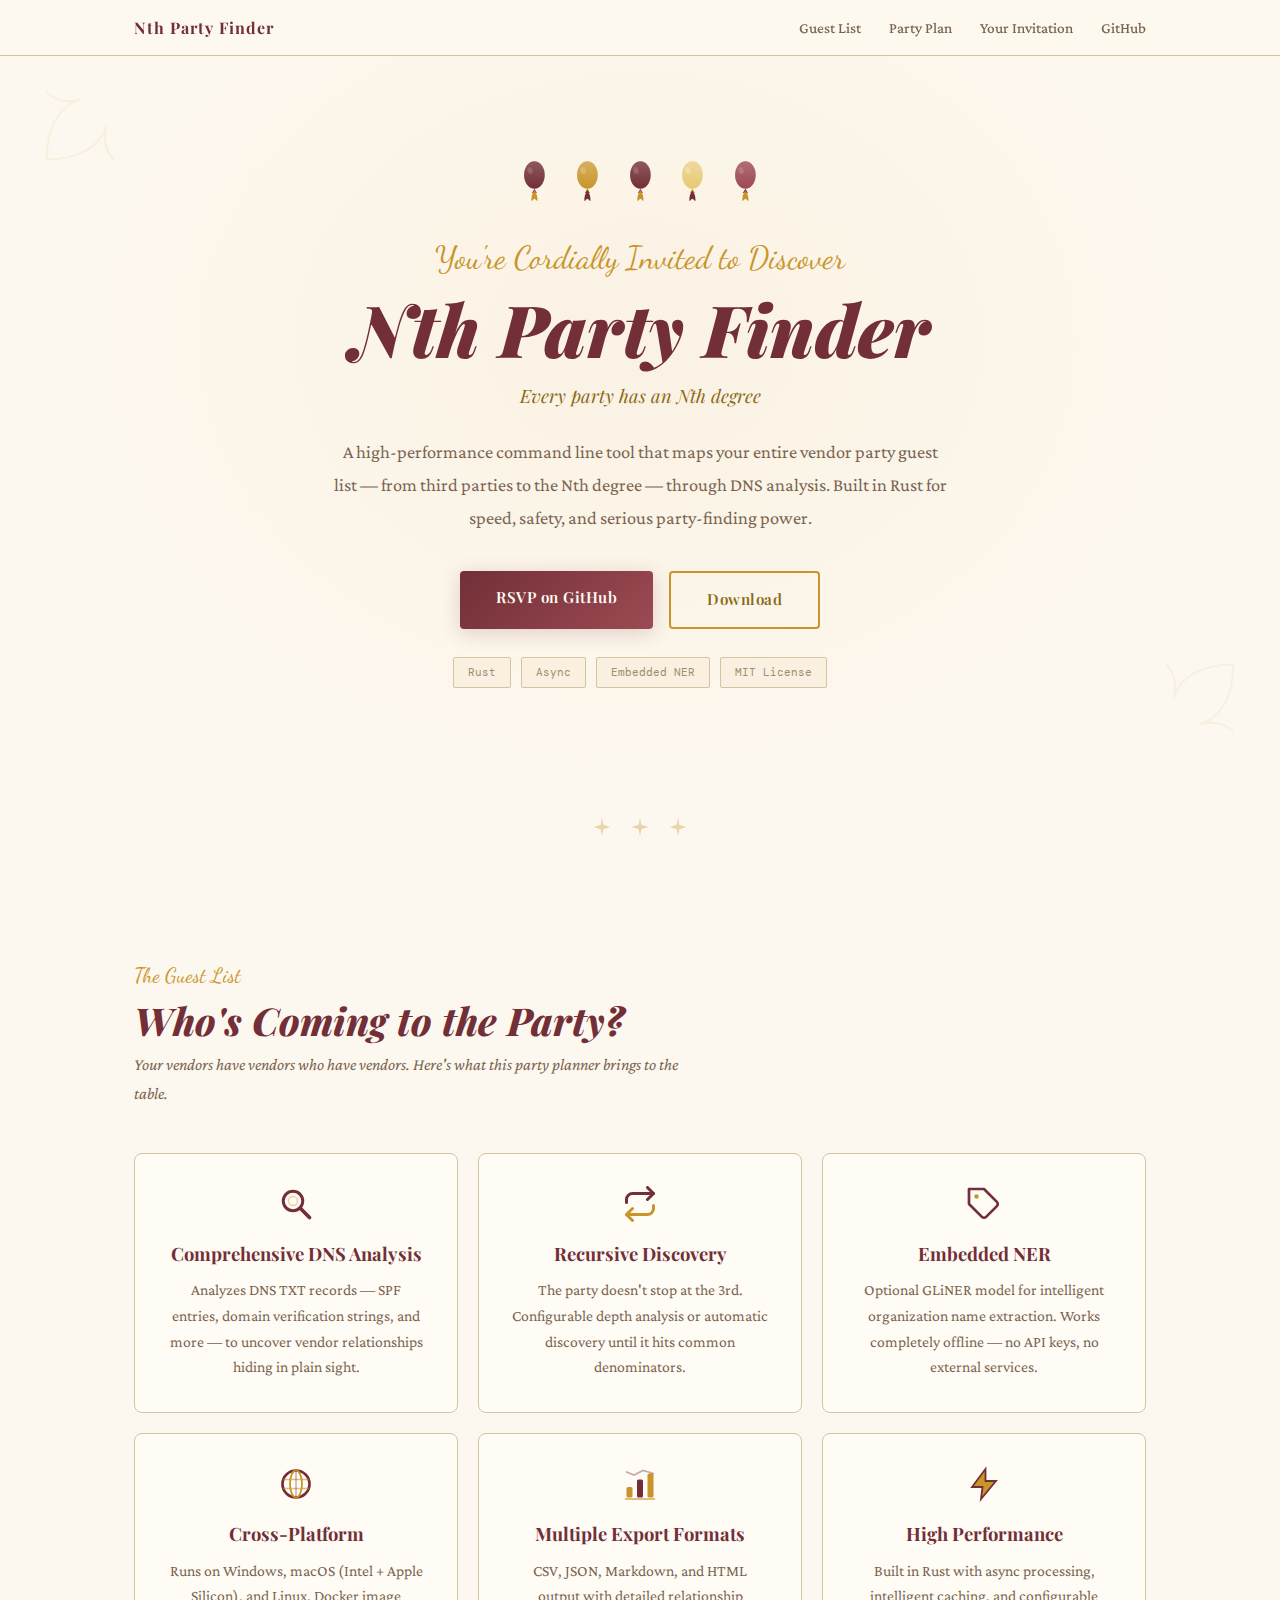
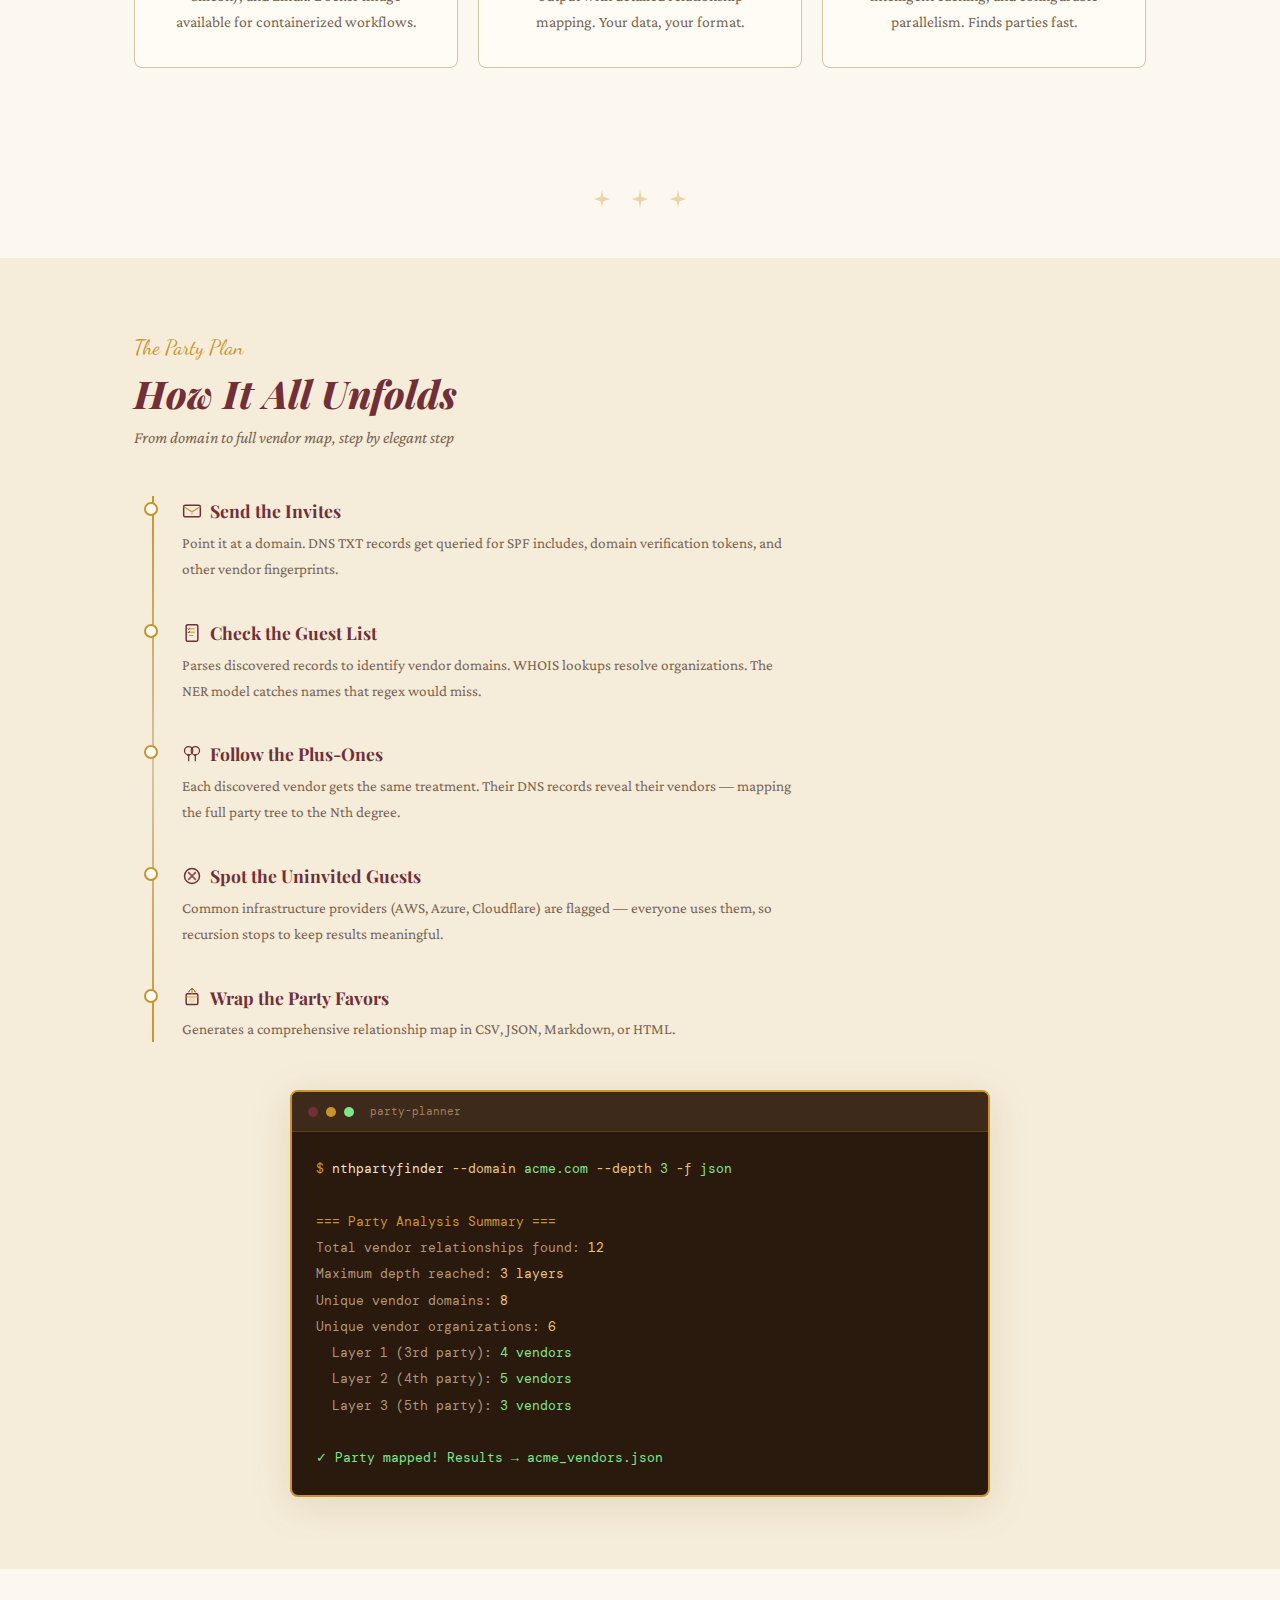
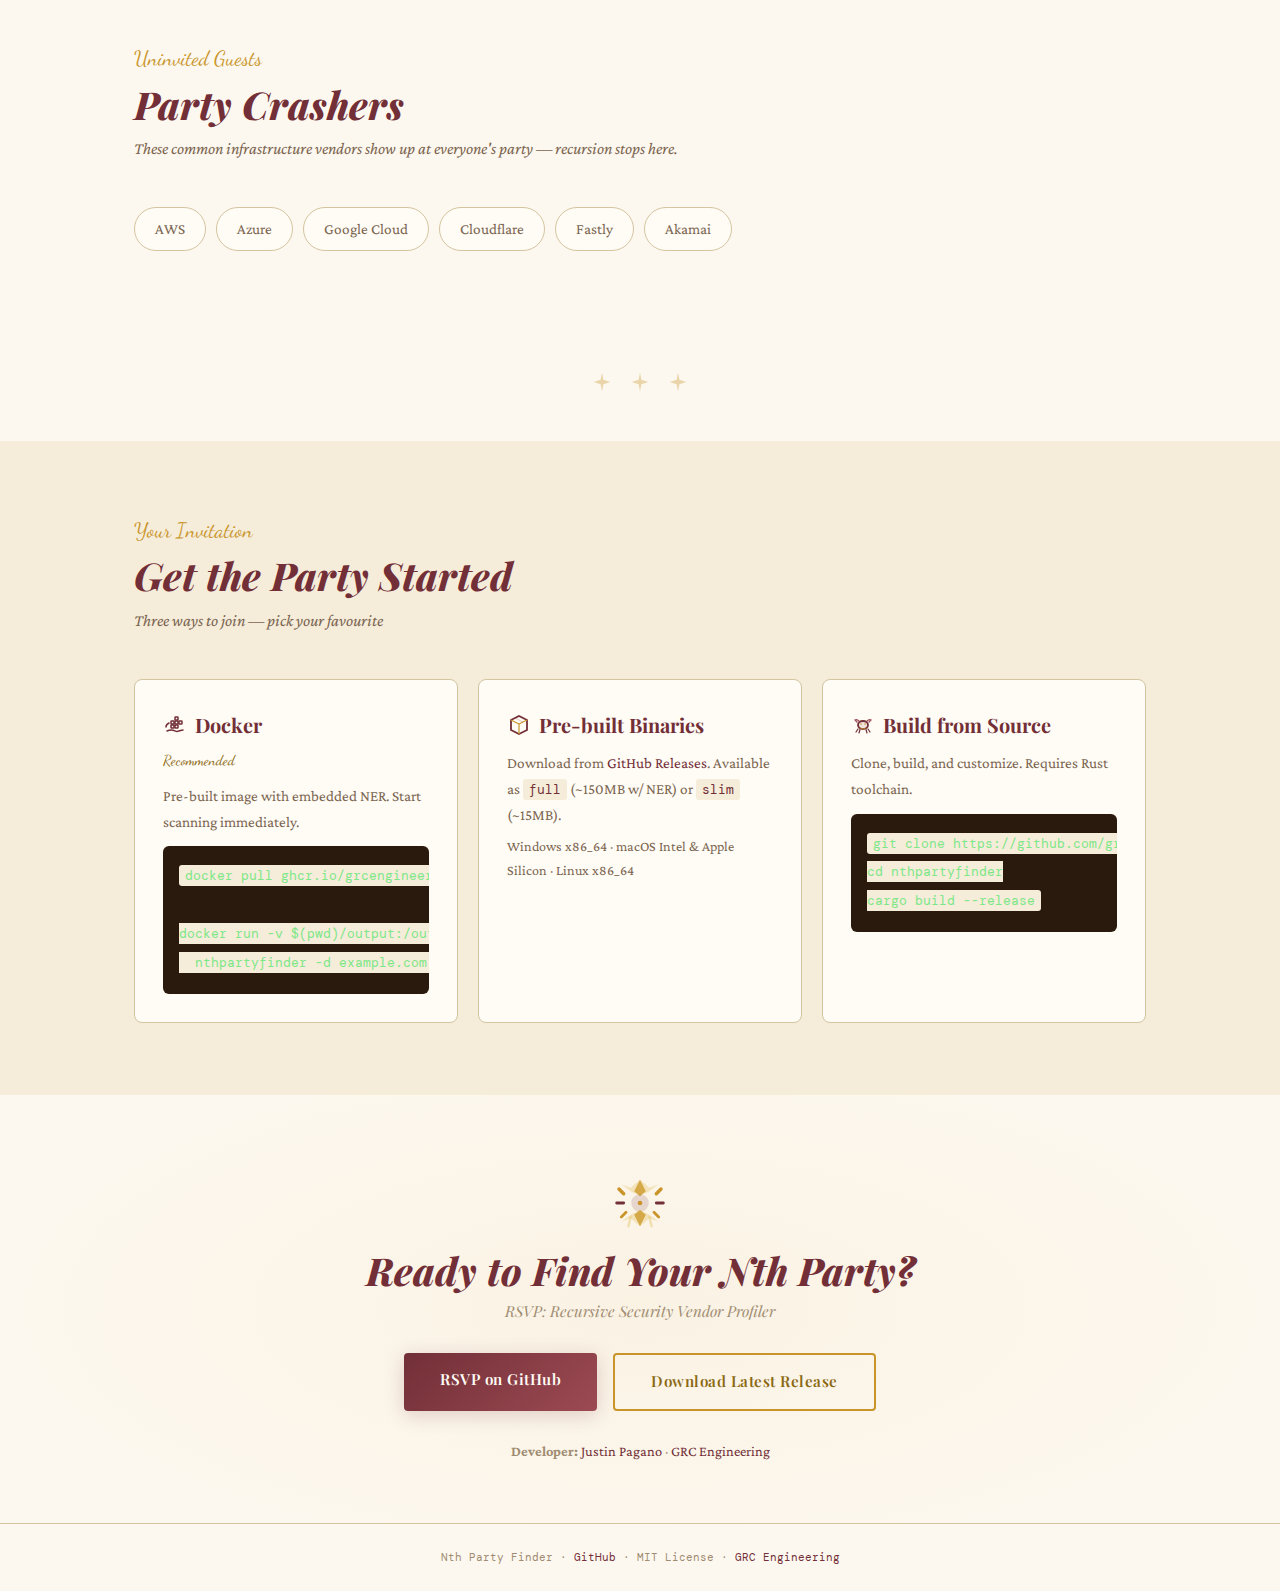
<file: docs/projects/nthpartyfinder/invitation/index.html>
<!DOCTYPE html>
<html lang="en">
<head>
<meta charset="UTF-8">
<meta name="viewport" content="width=device-width, initial-scale=1.0">
<title>Nth Party Finder — Party Invitation</title>
<meta name="description" content="Map your entire vendor party guest list — from third parties to the Nth degree — through DNS analysis.">
<link rel="preconnect" href="https://fonts.googleapis.com">
<link rel="preconnect" href="https://fonts.gstatic.com" crossorigin>
<link href="https://fonts.googleapis.com/css2?family=Playfair+Display:ital,wght@0,400;0,500;0,600;0,700;0,800;0,900;1,400;1,500&family=Crimson+Pro:ital,wght@0,300;0,400;0,500;0,600;1,300;1,400&family=Dancing+Script:wght@400;500;600;700&family=DM+Mono:wght@300;400;500&display=swap" rel="stylesheet">
<style>
/* ══════════════════════════════════════════════
   PARTY INVITATION — Design System
   Fonts: Playfair Display / Crimson Pro / Dancing Script / DM Mono
   ══════════════════════════════════════════════ */
:root {
  --cream:       #fdf8ef;
  --cream-deep:  #f5ecda;
  --parchment:   #efe3c8;
  --gold:        #c9952b;
  --gold-light:  #e8c872;
  --gold-dark:   #8b6914;
  --burgundy:    #722f37;
  --burgundy-lt: #9c4a53;
  --brown:       #4a3520;
  --brown-light: #7a6450;
  --brown-dim:   #a08c72;
  --white:       #fffcf5;
  --border:      #d4c4a0;
  --border-gold: #c9952b;

  --font-display: 'Playfair Display', Georgia, serif;
  --font-body:    'Crimson Pro', 'Palatino Linotype', serif;
  --font-script:  'Dancing Script', cursive;
  --font-mono:    'DM Mono', 'Courier New', monospace;

  --container: 1060px;
  --gutter: 24px;
}

*, *::before, *::after { box-sizing: border-box; margin: 0; padding: 0; }
html { scroll-behavior: smooth; }
body {
  font-family: var(--font-body);
  font-size: 17px;
  line-height: 1.7;
  color: var(--brown);
  background: var(--cream);
  -webkit-font-smoothing: antialiased;
}
a { color: var(--burgundy); text-decoration: none; transition: color .2s; }
a:hover { color: var(--gold-dark); }

.container { max-width: var(--container); margin: 0 auto; padding: 0 var(--gutter); }

/* ── ICON SYSTEM ── */
.icon { display: inline-flex; align-items: center; justify-content: center; }
.icon svg { width: 1em; height: 1em; }
.icon-lg svg { width: 2.2rem; height: 2.2rem; }
.icon-xl svg { width: 3.5rem; height: 3.5rem; }
.icon-feature svg { width: 36px; height: 36px; }
.icon-balloon svg { width: 2.8rem; height: 2.8rem; }

/* ── ORNAMENTAL DIVIDERS ── */
.ornament {
  text-align: center;
  color: var(--gold);
  font-size: 1.4rem;
  margin: 48px 0;
  opacity: 0.5;
  letter-spacing: 12px;
  display: flex;
  align-items: center;
  justify-content: center;
  gap: 16px;
}
.ornament svg { width: 22px; height: 22px; opacity: 0.7; }

/* ── NAV ── */
.nav {
  position: sticky; top: 0; z-index: 100;
  background: rgba(253, 248, 239, 0.92);
  backdrop-filter: blur(16px);
  border-bottom: 1px solid var(--border);
  padding: 14px 0;
}
.nav .container { display: flex; align-items: center; justify-content: space-between; }
.nav-logo {
  font-family: var(--font-display);
  font-size: 1rem;
  font-weight: 700;
  color: var(--burgundy);
  letter-spacing: 1px;
}
.nav-links { display: flex; gap: 28px; }
.nav-links a {
  font-family: var(--font-body);
  font-size: 0.95rem;
  font-weight: 500;
  color: var(--brown-light);
  transition: color .2s;
}
.nav-links a:hover { color: var(--burgundy); }

/* ── HERO ── */
.hero {
  padding: 100px 0 80px;
  text-align: center;
  position: relative;
  overflow: hidden;
  background:
    radial-gradient(ellipse 50% 70% at 50% 40%, rgba(201, 149, 43, .06) 0%, transparent 100%);
}
/* Corner flourishes */
.hero-flourish {
  position: absolute;
  opacity: 0.08;
}
.hero-flourish svg { width: 5rem; height: 5rem; }
.hero-flourish-tl { top: 30px; left: 40px; }
.hero-flourish-br { bottom: 30px; right: 40px; transform: rotate(180deg); }

@keyframes balloon-drift {
  0%, 100% { transform: translateY(0) rotate(-2deg); }
  50% { transform: translateY(-12px) rotate(2deg); }
}
.hero-balloons {
  margin-bottom: 20px;
  position: relative; z-index: 1;
}
.hero-balloons span {
  display: inline-block;
  animation: balloon-drift 4.5s ease-in-out infinite;
  margin: 0 4px;
}
.hero-balloons span:nth-child(2) { animation-delay: .6s; }
.hero-balloons span:nth-child(3) { animation-delay: 1.2s; }
.hero-balloons span:nth-child(4) { animation-delay: 1.8s; }
.hero-balloons span:nth-child(5) { animation-delay: 2.4s; }

.hero-youre-invited {
  font-family: var(--font-script);
  font-size: clamp(1.4rem, 3vw, 2rem);
  color: var(--gold);
  margin-bottom: 0;
  position: relative; z-index: 1;
}
.hero-title {
  font-family: var(--font-display);
  font-size: clamp(2.6rem, 7vw, 4.5rem);
  font-weight: 900;
  font-style: italic;
  color: var(--burgundy);
  line-height: 1.1;
  margin: 4px 0 12px;
  position: relative; z-index: 1;
}
.hero-tagline {
  font-family: var(--font-display);
  font-size: 1.15rem;
  font-style: italic;
  color: var(--gold-dark);
  margin-bottom: 24px;
  position: relative; z-index: 1;
}
.hero-desc {
  font-family: var(--font-body);
  font-size: 1.15rem;
  color: var(--brown-light);
  max-width: 620px;
  margin: 0 auto 36px;
  position: relative; z-index: 1;
  line-height: 1.8;
}

.hero-ctas {
  display: flex; gap: 16px;
  justify-content: center; flex-wrap: wrap;
  position: relative; z-index: 1;
}
.btn-invite {
  font-family: var(--font-display);
  font-size: 0.95rem;
  font-weight: 600;
  padding: 14px 36px;
  border-radius: 4px;
  border: none;
  cursor: pointer;
  transition: all .25s;
  text-decoration: none;
  display: inline-block;
  letter-spacing: 0.5px;
}
.btn-invite-primary {
  background: linear-gradient(135deg, var(--burgundy), var(--burgundy-lt));
  color: var(--white);
  box-shadow: 0 4px 20px rgba(114, 47, 55, .2);
}
.btn-invite-primary:hover {
  transform: translateY(-2px);
  box-shadow: 0 8px 30px rgba(114, 47, 55, .3);
  color: var(--white);
}
.btn-invite-ghost {
  background: transparent;
  color: var(--gold-dark);
  border: 2px solid var(--border-gold);
}
.btn-invite-ghost:hover {
  background: rgba(201, 149, 43, .08);
  color: var(--gold-dark);
}

.hero-badges {
  display: flex; gap: 10px;
  justify-content: center; flex-wrap: wrap;
  margin-top: 28px;
  position: relative; z-index: 1;
}
.badge {
  font-family: var(--font-mono);
  font-size: 0.7rem;
  padding: 5px 14px;
  border-radius: 2px;
  background: rgba(201, 149, 43, .06);
  border: 1px solid var(--border);
  color: var(--brown-dim);
}

/* ── SECTIONS ── */
section { padding: 72px 0; }
.section-label {
  font-family: var(--font-script);
  font-size: 1.3rem;
  color: var(--gold);
  margin-bottom: 4px;
}
.section-title {
  font-family: var(--font-display);
  font-size: clamp(1.6rem, 3.5vw, 2.4rem);
  font-weight: 800;
  font-style: italic;
  color: var(--burgundy);
  margin-bottom: 8px;
  line-height: 1.2;
}
.section-sub {
  font-family: var(--font-body);
  color: var(--brown-light);
  font-size: 1.05rem;
  margin-bottom: 44px;
  max-width: 580px;
  font-style: italic;
}

/* ── FEATURE CARDS ── */
.features-grid {
  display: grid;
  grid-template-columns: repeat(auto-fit, minmax(300px, 1fr));
  gap: 20px;
}
.feature-card {
  background: var(--white);
  border: 1px solid var(--border);
  border-radius: 8px;
  padding: 32px;
  transition: all .3s;
  text-align: center;
}
.feature-card:hover {
  border-color: var(--gold);
  box-shadow: 0 8px 32px rgba(201, 149, 43, .1);
  transform: translateY(-3px);
}
.feature-icon { margin-bottom: 16px; }
.feature-card h3 {
  font-family: var(--font-display);
  font-size: 1.15rem;
  font-weight: 700;
  color: var(--burgundy);
  margin-bottom: 8px;
}
.feature-card p {
  font-family: var(--font-body);
  color: var(--brown-light);
  font-size: 0.98rem;
  line-height: 1.65;
}

/* ── HOW IT WORKS (timeline) ── */
.timeline {
  max-width: 660px;
  position: relative;
  padding-left: 48px;
}
.timeline::before {
  content: '';
  position: absolute;
  left: 18px; top: 0; bottom: 0;
  width: 2px;
  background: linear-gradient(to bottom, var(--gold), var(--border), var(--gold));
}
.tl-event {
  position: relative;
  margin-bottom: 36px;
}
.tl-event::before {
  content: '';
  position: absolute;
  left: -38px; top: 6px;
  width: 14px; height: 14px;
  background: var(--white);
  border: 2px solid var(--gold);
  border-radius: 50%;
}
.tl-event h3 {
  font-family: var(--font-display);
  font-size: 1.1rem;
  font-weight: 700;
  color: var(--burgundy);
  margin-bottom: 4px;
  display: flex;
  align-items: center;
  gap: 8px;
}
.tl-event h3 .icon svg { width: 20px; height: 20px; }
.tl-event p {
  color: var(--brown-light);
  font-size: 0.95rem;
}

/* ── TERMINAL (warm wood-stain) ── */
.terminal {
  background: #2a1a0e;
  border: 2px solid var(--gold);
  border-radius: 8px;
  max-width: 700px;
  margin: 48px auto 0;
  overflow: hidden;
  box-shadow: 0 8px 40px rgba(139, 105, 20, .15);
}
.terminal-bar {
  background: #3d2a1a;
  padding: 10px 16px;
  display: flex; gap: 8px; align-items: center;
  border-bottom: 1px solid rgba(201, 149, 43, .2);
}
.terminal-dot { width: 10px; height: 10px; border-radius: 50%; }
.terminal-title {
  font-family: var(--font-mono);
  font-size: 0.7rem;
  color: #a08060;
  margin-left: 8px;
}
.terminal-body {
  padding: 24px;
  font-family: var(--font-mono);
  font-size: 0.82rem;
  line-height: 2;
  color: var(--parchment);
  overflow-x: auto;
}
.t-prompt { color: var(--gold); }
.t-cmd { color: var(--parchment); }
.t-flag { color: var(--gold-light); }
.t-val { color: #7ee787; }
.t-out { color: #b09878; }
.t-num { color: var(--gold-light); }
.t-ok { color: #7ee787; }
.t-accent { color: var(--gold); }

/* ── CRASHERS ── */
.crasher-tags {
  display: flex; flex-wrap: wrap; gap: 10px;
  margin-top: 20px;
}
.crasher-tag {
  font-family: var(--font-body);
  font-size: 0.95rem;
  padding: 8px 20px;
  background: var(--white);
  border: 1px solid var(--border);
  border-radius: 24px;
  color: var(--brown-light);
  transition: all .2s;
}
.crasher-tag:hover {
  border-color: var(--burgundy);
  color: var(--burgundy);
}

/* ── INSTALL ── */
.install-grid {
  display: grid;
  grid-template-columns: repeat(auto-fit, minmax(300px, 1fr));
  gap: 20px;
}
.install-card {
  background: var(--white);
  border: 1px solid var(--border);
  border-radius: 8px;
  padding: 28px;
  transition: all .3s;
}
.install-card:hover {
  border-color: var(--gold);
  box-shadow: 0 6px 24px rgba(201, 149, 43, .08);
}
.install-card h3 {
  font-family: var(--font-display);
  font-weight: 700;
  color: var(--burgundy);
  margin-bottom: 4px;
  display: flex;
  align-items: center;
  gap: 8px;
}
.install-card h3 .icon svg { width: 24px; height: 24px; }
.install-card .rec {
  font-family: var(--font-script);
  font-size: 0.9rem;
  color: var(--gold-dark);
}
.install-card p {
  color: var(--brown-light);
  font-size: 0.95rem;
  margin: 8px 0;
}
.install-card a { color: var(--burgundy); }
.install-card pre {
  background: #2a1a0e;
  padding: 16px;
  border-radius: 6px;
  overflow-x: auto;
  margin-top: 12px;
}
.install-card pre code {
  font-family: var(--font-mono);
  font-size: 0.8rem;
  color: #7ee787;
  line-height: 1.7;
}
.install-card code {
  font-family: var(--font-mono);
  background: var(--cream-deep);
  padding: 2px 6px;
  border-radius: 3px;
  font-size: 0.82rem;
  color: var(--burgundy);
}

/* ── BOTTOM CTA ── */
.bottom-cta {
  text-align: center;
  padding: 80px 0 60px;
  background:
    radial-gradient(ellipse 50% 60% at 50% 50%, rgba(201, 149, 43, .06) 0%, transparent 100%);
}
.bottom-cta .section-title { margin-bottom: 6px; }
.bottom-cta .backronym {
  font-family: var(--font-display);
  font-style: italic;
  font-size: 0.95rem;
  color: var(--brown-dim);
  margin-bottom: 28px;
}
.bottom-cta .dev {
  font-size: 0.9rem;
  color: var(--brown-dim);
  margin-top: 28px;
}
.bottom-cta .dev a { color: var(--burgundy); }

/* ── FOOTER ── */
.footer {
  border-top: 1px solid var(--border);
  padding: 24px 0;
  text-align: center;
}
.footer p {
  font-family: var(--font-mono);
  font-size: 0.7rem;
  color: var(--brown-dim);
}
.footer a { color: var(--burgundy); }

/* ── BG SECTION ── */
.bg-parchment { background: var(--cream-deep); }

/* ── RESPONSIVE ── */
@media (max-width: 768px) {
  .hero { padding: 80px 0 60px; }
  .nav-links { gap: 16px; }
  .features-grid, .install-grid { grid-template-columns: 1fr; }
}
@media (max-width: 520px) {
  .nav-links { display: none; }
  .hero-ctas { flex-direction: column; align-items: center; }
}
</style>
</head>
<body>

<!-- NAV -->
<nav class="nav">
  <div class="container">
    <div class="nav-logo">Nth Party Finder</div>
    <div class="nav-links">
      <a href="#features">Guest List</a>
      <a href="#how-it-works">Party Plan</a>
      <a href="#install">Your Invitation</a>
      <a href="https://github.com/grcengineering/nthpartyfinder" target="_blank" rel="noopener">GitHub</a>
    </div>
  </div>
</nav>

<!-- HERO -->
<header class="hero">
  <!-- Corner flourishes (replacing ❧) -->
  <div class="hero-flourish hero-flourish-tl">
    <svg viewBox="0 0 60 60" fill="none" stroke="#c9952b" stroke-width="1.5" stroke-linecap="round"><path d="M5 55 C5 30 15 15 30 10 C15 15 5 5 5 5"/><path d="M5 55 C30 55 45 45 50 30 C45 45 55 55 55 55"/></svg>
  </div>
  <div class="hero-flourish hero-flourish-br">
    <svg viewBox="0 0 60 60" fill="none" stroke="#c9952b" stroke-width="1.5" stroke-linecap="round"><path d="M5 55 C5 30 15 15 30 10 C15 15 5 5 5 5"/><path d="M5 55 C30 55 45 45 50 30 C45 45 55 55 55 55"/></svg>
  </div>

  <div class="container">
    <div class="hero-balloons">
      <span class="icon icon-balloon"><svg viewBox="0 -2 24 26" fill="none" xmlns="http://www.w3.org/2000/svg"><ellipse cx="12" cy="9" rx="6" ry="8" fill="#722f37"/><ellipse cx="12" cy="9" rx="6" ry="8" fill="url(#b1)"/><path d="M12 17L10.5 19.5H13.5L12 17Z" fill="#9c4a53"/><path d="M12 19.5C12 19.5 11 21 11 22.5C11.5 22 12.5 22 13 22.5C13 21 12 19.5 12 19.5Z" stroke="#c9952b" stroke-width="1.5" fill="none"/><ellipse cx="9.5" cy="6.5" rx="1.5" ry="2" fill="rgba(255,255,255,0.15)" transform="rotate(-15 9.5 6.5)"/><defs><linearGradient id="b1" x1="12" y1="1" x2="12" y2="17" gradientUnits="userSpaceOnUse"><stop offset="0" stop-color="white" stop-opacity="0.2"/><stop offset="1" stop-color="white" stop-opacity="0"/></linearGradient></defs></svg></span><span class="icon icon-balloon"><svg viewBox="0 -2 24 26" fill="none" xmlns="http://www.w3.org/2000/svg"><ellipse cx="12" cy="9" rx="6" ry="8" fill="#c9952b"/><ellipse cx="12" cy="9" rx="6" ry="8" fill="url(#b2)"/><path d="M12 17L10.5 19.5H13.5L12 17Z" fill="#8b6914"/><path d="M12 19.5C12 19.5 11 21 11 22.5C11.5 22 12.5 22 13 22.5C13 21 12 19.5 12 19.5Z" stroke="#722f37" stroke-width="1.5" fill="none"/><ellipse cx="9.5" cy="6.5" rx="1.5" ry="2" fill="rgba(255,255,255,0.2)" transform="rotate(-15 9.5 6.5)"/><defs><linearGradient id="b2" x1="12" y1="1" x2="12" y2="17" gradientUnits="userSpaceOnUse"><stop offset="0" stop-color="white" stop-opacity="0.25"/><stop offset="1" stop-color="white" stop-opacity="0"/></linearGradient></defs></svg></span><span class="icon icon-balloon"><svg viewBox="0 -2 24 26" fill="none" xmlns="http://www.w3.org/2000/svg"><ellipse cx="12" cy="9" rx="6" ry="8" fill="#722f37"/><ellipse cx="12" cy="9" rx="6" ry="8" fill="url(#b3)"/><path d="M12 17L10.5 19.5H13.5L12 17Z" fill="#9c4a53"/><path d="M12 19.5C12 19.5 11 21 11 22.5C11.5 22 12.5 22 13 22.5C13 21 12 19.5 12 19.5Z" stroke="#c9952b" stroke-width="1.5" fill="none"/><ellipse cx="9.5" cy="6.5" rx="1.5" ry="2" fill="rgba(255,255,255,0.15)" transform="rotate(-15 9.5 6.5)"/><defs><linearGradient id="b3" x1="12" y1="1" x2="12" y2="17" gradientUnits="userSpaceOnUse"><stop offset="0" stop-color="white" stop-opacity="0.2"/><stop offset="1" stop-color="white" stop-opacity="0"/></linearGradient></defs></svg></span><span class="icon icon-balloon"><svg viewBox="0 -2 24 26" fill="none" xmlns="http://www.w3.org/2000/svg"><ellipse cx="12" cy="9" rx="6" ry="8" fill="#e8c872"/><ellipse cx="12" cy="9" rx="6" ry="8" fill="url(#b4)"/><path d="M12 17L10.5 19.5H13.5L12 17Z" fill="#c9952b"/><path d="M12 19.5C12 19.5 11 21 11 22.5C11.5 22 12.5 22 13 22.5C13 21 12 19.5 12 19.5Z" stroke="#722f37" stroke-width="1.5" fill="none"/><ellipse cx="9.5" cy="6.5" rx="1.5" ry="2" fill="rgba(255,255,255,0.25)" transform="rotate(-15 9.5 6.5)"/><defs><linearGradient id="b4" x1="12" y1="1" x2="12" y2="17" gradientUnits="userSpaceOnUse"><stop offset="0" stop-color="white" stop-opacity="0.3"/><stop offset="1" stop-color="white" stop-opacity="0"/></linearGradient></defs></svg></span><span class="icon icon-balloon"><svg viewBox="0 -2 24 26" fill="none" xmlns="http://www.w3.org/2000/svg"><ellipse cx="12" cy="9" rx="6" ry="8" fill="#9c4a53"/><ellipse cx="12" cy="9" rx="6" ry="8" fill="url(#b5)"/><path d="M12 17L10.5 19.5H13.5L12 17Z" fill="#722f37"/><path d="M12 19.5C12 19.5 11 21 11 22.5C11.5 22 12.5 22 13 22.5C13 21 12 19.5 12 19.5Z" stroke="#c9952b" stroke-width="1.5" fill="none"/><ellipse cx="9.5" cy="6.5" rx="1.5" ry="2" fill="rgba(255,255,255,0.15)" transform="rotate(-15 9.5 6.5)"/><defs><linearGradient id="b5" x1="12" y1="1" x2="12" y2="17" gradientUnits="userSpaceOnUse"><stop offset="0" stop-color="white" stop-opacity="0.2"/><stop offset="1" stop-color="white" stop-opacity="0"/></linearGradient></defs></svg></span>
    </div>
    <p class="hero-youre-invited">You're Cordially Invited to Discover</p>
    <h1 class="hero-title">Nth Party Finder</h1>
    <p class="hero-tagline">Every party has an Nth degree</p>
    <p class="hero-desc">
      A high-performance command line tool that maps your entire vendor party guest list — from third parties to the Nth degree — through DNS analysis. Built in Rust for speed, safety, and serious party-finding power.
    </p>
    <div class="hero-ctas">
      <a href="https://github.com/grcengineering/nthpartyfinder" class="btn-invite btn-invite-primary" target="_blank" rel="noopener">RSVP on GitHub</a>
      <a href="https://github.com/grcengineering/nthpartyfinder/releases" class="btn-invite btn-invite-ghost" target="_blank" rel="noopener">Download</a>
    </div>
    <div class="hero-badges">
      <span class="badge">Rust</span>
      <span class="badge">Async</span>
      <span class="badge">Embedded NER</span>
      <span class="badge">MIT License</span>
    </div>
  </div>
</header>

<div class="ornament"><svg viewBox="0 0 24 24" fill="#c9952b" stroke="none"><path d="M12 2L13.5 9.5L21 12L13.5 14.5L12 22L10.5 14.5L3 12L10.5 9.5Z"/></svg><svg viewBox="0 0 24 24" fill="#c9952b" stroke="none"><path d="M12 2L13.5 9.5L21 12L13.5 14.5L12 22L10.5 14.5L3 12L10.5 9.5Z"/></svg><svg viewBox="0 0 24 24" fill="#c9952b" stroke="none"><path d="M12 2L13.5 9.5L21 12L13.5 14.5L12 22L10.5 14.5L3 12L10.5 9.5Z"/></svg></div>

<!-- FEATURES -->
<section id="features">
  <div class="container">
    <p class="section-label">The Guest List</p>
    <h2 class="section-title">Who's Coming to the Party?</h2>
    <p class="section-sub">Your vendors have vendors who have vendors. Here's what this party planner brings to the table.</p>

    <div class="features-grid">
      <div class="feature-card"><span class="feature-icon icon icon-feature"><svg viewBox="0 0 24 24" fill="none" xmlns="http://www.w3.org/2000/svg"><circle cx="10" cy="10" r="6.5" stroke="#722f37" stroke-width="2" fill="none"/><path d="M15 15L21 21" stroke="#722f37" stroke-width="2.5" stroke-linecap="round"/><circle cx="10" cy="10" r="3" stroke="#c9952b" stroke-width="1" fill="none" opacity="0.4"/></svg></span><h3>Comprehensive DNS Analysis</h3><p>Analyzes DNS TXT records — SPF entries, domain verification strings, and more — to uncover vendor relationships hiding in plain sight.</p></div>
      <div class="feature-card"><span class="feature-icon icon icon-feature"><svg viewBox="0 0 24 24" fill="none" xmlns="http://www.w3.org/2000/svg"><path d="M17 1l4 4-4 4" stroke="#722f37" stroke-width="2" stroke-linecap="round" stroke-linejoin="round"/><path d="M3 11V9a4 4 0 0 1 4-4h14" stroke="#722f37" stroke-width="2" stroke-linecap="round" stroke-linejoin="round"/><path d="M7 23l-4-4 4-4" stroke="#c9952b" stroke-width="2" stroke-linecap="round" stroke-linejoin="round"/><path d="M21 13v2a4 4 0 0 1-4 4H3" stroke="#c9952b" stroke-width="2" stroke-linecap="round" stroke-linejoin="round"/></svg></span><h3>Recursive Discovery</h3><p>The party doesn't stop at the 3rd. Configurable depth analysis or automatic discovery until it hits common denominators.</p></div>
      <div class="feature-card"><span class="feature-icon icon icon-feature"><svg viewBox="0 0 24 24" fill="none" xmlns="http://www.w3.org/2000/svg"><path d="M20.59 13.41l-7.17 7.17a2 2 0 0 1-2.83 0L2 12V2h10l8.59 8.59a2 2 0 0 1 0 2.82z" stroke="#722f37" stroke-width="1.8" fill="none" stroke-linecap="round" stroke-linejoin="round"/><circle cx="7" cy="7" r="1.5" fill="#c9952b"/></svg></span><h3>Embedded NER</h3><p>Optional GLiNER model for intelligent organization name extraction. Works completely offline — no API keys, no external services.</p></div>
      <div class="feature-card"><span class="feature-icon icon icon-feature"><svg viewBox="0 0 24 24" fill="none" xmlns="http://www.w3.org/2000/svg"><circle cx="12" cy="12" r="9" stroke="#722f37" stroke-width="1.8" fill="none"/><ellipse cx="12" cy="12" rx="4" ry="9" stroke="#c9952b" stroke-width="1.2" fill="none"/><path d="M3.5 9H20.5" stroke="#c9952b" stroke-width="1" opacity="0.6"/><path d="M3.5 15H20.5" stroke="#c9952b" stroke-width="1" opacity="0.6"/><path d="M12 3V21" stroke="#722f37" stroke-width="1" opacity="0.4"/></svg></span><h3>Cross-Platform</h3><p>Runs on Windows, macOS (Intel + Apple Silicon), and Linux. Docker image available for containerized workflows.</p></div>
      <div class="feature-card"><span class="feature-icon icon icon-feature"><svg viewBox="0 0 24 24" fill="none" xmlns="http://www.w3.org/2000/svg"><rect x="3" y="14" width="4" height="7" rx="1" fill="#c9952b"/><rect x="10" y="9" width="4" height="12" rx="1" fill="#722f37"/><rect x="17" y="5" width="4" height="16" rx="1" fill="#c9952b"/><line x1="2" y1="22" x2="22" y2="22" stroke="#c9952b" stroke-width="0.8"/><path d="M3 4L8 6L14 3L21 5" stroke="#722f37" stroke-width="1.2" stroke-linecap="round" opacity="0.4"/></svg></span><h3>Multiple Export Formats</h3><p>CSV, JSON, Markdown, and HTML output with detailed relationship mapping. Your data, your format.</p></div>
      <div class="feature-card"><span class="feature-icon icon icon-feature"><svg viewBox="0 0 24 24" fill="none" xmlns="http://www.w3.org/2000/svg"><path d="M13 2L4 14H11L10 22L20 10H13L13 2Z" fill="#c9952b"/><path d="M13 2L4 14H11L10 22L20 10H13L13 2Z" stroke="#722f37" stroke-width="1.2" fill="none"/></svg></span><h3>High Performance</h3><p>Built in Rust with async processing, intelligent caching, and configurable parallelism. Finds parties fast.</p></div>
    </div>
  </div>
</section>

<div class="ornament"><svg viewBox="0 0 24 24" fill="#c9952b" stroke="none"><path d="M12 2L13.5 9.5L21 12L13.5 14.5L12 22L10.5 14.5L3 12L10.5 9.5Z"/></svg><svg viewBox="0 0 24 24" fill="#c9952b" stroke="none"><path d="M12 2L13.5 9.5L21 12L13.5 14.5L12 22L10.5 14.5L3 12L10.5 9.5Z"/></svg><svg viewBox="0 0 24 24" fill="#c9952b" stroke="none"><path d="M12 2L13.5 9.5L21 12L13.5 14.5L12 22L10.5 14.5L3 12L10.5 9.5Z"/></svg></div>

<!-- HOW IT WORKS -->
<section id="how-it-works" class="bg-parchment">
  <div class="container">
    <p class="section-label">The Party Plan</p>
    <h2 class="section-title">How It All Unfolds</h2>
    <p class="section-sub">From domain to full vendor map, step by elegant step</p>

    <div class="timeline">
      <div class="tl-event"><h3><span class="icon"><svg viewBox="0 0 24 24" fill="none" xmlns="http://www.w3.org/2000/svg"><rect x="2" y="5" width="20" height="14" rx="2" stroke="#722f37" stroke-width="1.8" fill="none"/><path d="M2 7L12 13L22 7" stroke="#c9952b" stroke-width="1.5" fill="none"/><circle cx="12" cy="15" r="1.5" fill="#c9952b" opacity="0.4"/></svg></span> Send the Invites</h3><p>Point it at a domain. DNS TXT records get queried for SPF includes, domain verification tokens, and other vendor fingerprints.</p></div>
      <div class="tl-event"><h3><span class="icon"><svg viewBox="0 0 24 24" fill="none" xmlns="http://www.w3.org/2000/svg"><rect x="5" y="2" width="14" height="20" rx="2" stroke="#722f37" stroke-width="1.8" fill="none"/><path d="M9 7H15" stroke="#c9952b" stroke-width="1.2" stroke-linecap="round"/><path d="M9 11H15" stroke="#c9952b" stroke-width="1.2" stroke-linecap="round"/><path d="M9 15H13" stroke="#c9952b" stroke-width="1.2" stroke-linecap="round"/><path d="M7 7L8 8L9 6" stroke="#722f37" stroke-width="1" stroke-linecap="round" stroke-linejoin="round"/><path d="M7 11L8 12L9 10" stroke="#722f37" stroke-width="1" stroke-linecap="round" stroke-linejoin="round"/></svg></span> Check the Guest List</h3><p>Parses discovered records to identify vendor domains. WHOIS lookups resolve organizations. The NER model catches names that regex would miss.</p></div>
      <div class="tl-event"><h3><span class="icon"><svg viewBox="0 0 24 24" fill="none" stroke="#722f37" stroke-width="1.5" stroke-linecap="round"><circle cx="8" cy="8" r="5"/><circle cx="16" cy="8" r="5"/><line x1="8" y1="13" x2="8" y2="20"/><line x1="16" y1="13" x2="16" y2="20"/><path d="M8 13l-0.5 0.5 1 0"/><path d="M16 13l-0.5 0.5 1 0"/></svg></span> Follow the Plus-Ones</h3><p>Each discovered vendor gets the same treatment. Their DNS records reveal their vendors — mapping the full party tree to the Nth degree.</p></div>
      <div class="tl-event"><h3><span class="icon"><svg viewBox="0 0 24 24" fill="none" xmlns="http://www.w3.org/2000/svg"><circle cx="12" cy="12" r="9" stroke="#722f37" stroke-width="1.8" fill="none"/><path d="M8 8L16 16" stroke="#9c4a53" stroke-width="2" stroke-linecap="round"/><path d="M16 8L8 16" stroke="#9c4a53" stroke-width="2" stroke-linecap="round"/></svg></span> Spot the Uninvited Guests</h3><p>Common infrastructure providers (AWS, Azure, Cloudflare) are flagged — everyone uses them, so recursion stops to keep results meaningful.</p></div>
      <div class="tl-event"><h3><span class="icon"><svg viewBox="0 0 24 24" fill="none" xmlns="http://www.w3.org/2000/svg"><rect x="5" y="8" width="14" height="13" rx="1.5" stroke="#722f37" stroke-width="1.8" fill="none"/><path d="M5 12H19" stroke="#c9952b" stroke-width="1"/><path d="M12 8V2" stroke="#c9952b" stroke-width="1.5" stroke-linecap="round"/><path d="M12 2C12 2 8 4 8 6" stroke="#722f37" stroke-width="1.2" fill="none" stroke-linecap="round"/><path d="M12 2C12 2 16 4 16 6" stroke="#722f37" stroke-width="1.2" fill="none" stroke-linecap="round"/><rect x="9" y="14" width="6" height="4" rx="0.5" fill="#c9952b" opacity="0.2" stroke="#c9952b" stroke-width="0.8"/></svg></span> Wrap the Party Favors</h3><p>Generates a comprehensive relationship map in CSV, JSON, Markdown, or HTML.</p></div>
    </div>

    <div class="terminal">
      <div class="terminal-bar">
        <div class="terminal-dot" style="background:var(--burgundy);"></div>
        <div class="terminal-dot" style="background:var(--gold);"></div>
        <div class="terminal-dot" style="background:#7ee787;"></div>
        <span class="terminal-title">party-planner</span>
      </div>
      <div class="terminal-body">
<span class="t-prompt">$</span> <span class="t-cmd">nthpartyfinder</span> <span class="t-flag">--domain</span> <span class="t-val">acme.com</span> <span class="t-flag">--depth</span> <span class="t-val">3</span> <span class="t-flag">-f</span> <span class="t-val">json</span>
<br><br>
<span class="t-accent">=== Party Analysis Summary ===</span><br>
<span class="t-out">Total vendor relationships found:</span> <span class="t-num">12</span><br>
<span class="t-out">Maximum depth reached:</span> <span class="t-num">3 layers</span><br>
<span class="t-out">Unique vendor domains:</span> <span class="t-num">8</span><br>
<span class="t-out">Unique vendor organizations:</span> <span class="t-num">6</span><br>
<span class="t-out">&nbsp;&nbsp;Layer 1 (3rd party):</span> <span class="t-val">4 vendors</span><br>
<span class="t-out">&nbsp;&nbsp;Layer 2 (4th party):</span> <span class="t-val">5 vendors</span><br>
<span class="t-out">&nbsp;&nbsp;Layer 3 (5th party):</span> <span class="t-val">3 vendors</span><br>
<br>
<span class="t-ok">✓ Party mapped! Results → acme_vendors.json</span>
      </div>
    </div>
  </div>
</section>

<!-- CRASHERS -->
<section>
  <div class="container">
    <p class="section-label">Uninvited Guests</p>
    <h2 class="section-title">Party Crashers</h2>
    <p class="section-sub">These common infrastructure vendors show up at everyone's party — recursion stops here.</p>
    <div class="crasher-tags">
      <span class="crasher-tag">AWS</span>
      <span class="crasher-tag">Azure</span>
      <span class="crasher-tag">Google Cloud</span>
      <span class="crasher-tag">Cloudflare</span>
      <span class="crasher-tag">Fastly</span>
      <span class="crasher-tag">Akamai</span>
    </div>
  </div>
</section>

<div class="ornament"><svg viewBox="0 0 24 24" fill="#c9952b" stroke="none"><path d="M12 2L13.5 9.5L21 12L13.5 14.5L12 22L10.5 14.5L3 12L10.5 9.5Z"/></svg><svg viewBox="0 0 24 24" fill="#c9952b" stroke="none"><path d="M12 2L13.5 9.5L21 12L13.5 14.5L12 22L10.5 14.5L3 12L10.5 9.5Z"/></svg><svg viewBox="0 0 24 24" fill="#c9952b" stroke="none"><path d="M12 2L13.5 9.5L21 12L13.5 14.5L12 22L10.5 14.5L3 12L10.5 9.5Z"/></svg></div>

<!-- INSTALL -->
<section id="install" class="bg-parchment">
  <div class="container">
    <p class="section-label">Your Invitation</p>
    <h2 class="section-title">Get the Party Started</h2>
    <p class="section-sub">Three ways to join — pick your favourite</p>

    <div class="install-grid">
      <div class="install-card">
        <h3><span class="icon"><svg viewBox="0 0 24 24" fill="none" stroke="currentColor" stroke-width="1.5" stroke-linecap="round" stroke-linejoin="round"><path d="M4 18s2-1 4.5-1 4 1.5 5.5 1.5S18 17 20 17"/><rect x="8" y="8" width="3" height="3" rx="0.5"/><rect x="12" y="8" width="3" height="3" rx="0.5"/><rect x="16" y="8" width="3" height="3" rx="0.5"/><rect x="12" y="4" width="3" height="3" rx="0.5"/><rect x="8" y="12" width="3" height="3" rx="0.5"/><rect x="12" y="12" width="3" height="3" rx="0.5"/><path d="M3 14c0-1.5 1-3 3-4"/></svg></span> Docker</h3>
        <span class="rec">Recommended</span>
        <p>Pre-built image with embedded NER. Start scanning immediately.</p>
        <pre><code>docker pull ghcr.io/grcengineering/nthpartyfinder:latest

docker run -v $(pwd)/output:/output \
  nthpartyfinder -d example.com -r 2</code></pre>
      </div>
      <div class="install-card">
        <h3><span class="icon"><svg viewBox="0 0 24 24" fill="none" xmlns="http://www.w3.org/2000/svg"><path d="M20 7L12 3L4 7V17L12 21L20 17V7Z" stroke="#722f37" stroke-width="1.8" fill="none"/><path d="M12 11L4 7" stroke="#c9952b" stroke-width="1.2"/><path d="M12 11L20 7" stroke="#c9952b" stroke-width="1.2"/><path d="M12 11V21" stroke="#c9952b" stroke-width="1.2"/><path d="M8 5L16 9" stroke="#722f37" stroke-width="0.8" opacity="0.3"/></svg></span> Pre-built Binaries</h3>
        <p>Download from <a href="https://github.com/grcengineering/nthpartyfinder/releases" target="_blank" rel="noopener">GitHub Releases</a>. Available as <code>full</code> (~150MB w/ NER) or <code>slim</code> (~15MB).</p>
        <p style="font-size:.88rem;">Windows x86_64 · macOS Intel & Apple Silicon · Linux x86_64</p>
      </div>
      <div class="install-card">
        <h3><span class="icon"><svg viewBox="0 0 24 24" fill="none" xmlns="http://www.w3.org/2000/svg"><circle cx="12" cy="12" r="5" fill="#722f37" opacity="0.12"/><path d="M8 8C6 6 4 7 4 7L6 9" stroke="#9c4a53" stroke-width="1.3" stroke-linecap="round"/><path d="M16 8C18 6 20 7 20 7L18 9" stroke="#9c4a53" stroke-width="1.3" stroke-linecap="round"/><ellipse cx="12" cy="12" rx="5" ry="4" stroke="#722f37" stroke-width="1.8" fill="none"/><circle cx="10" cy="11" r="0.8" fill="#c9952b"/><circle cx="14" cy="11" r="0.8" fill="#c9952b"/><path d="M9 14.5C9 14.5 10 16 12 16C14 16 15 14.5 15 14.5" stroke="#c9952b" stroke-width="1" stroke-linecap="round" fill="none"/><path d="M7 16L5 19" stroke="#722f37" stroke-width="1.2" stroke-linecap="round"/><path d="M9 16.5L8 20" stroke="#722f37" stroke-width="1.2" stroke-linecap="round"/><path d="M15 16.5L16 20" stroke="#722f37" stroke-width="1.2" stroke-linecap="round"/><path d="M17 16L19 19" stroke="#722f37" stroke-width="1.2" stroke-linecap="round"/></svg></span> Build from Source</h3>
        <p>Clone, build, and customize. Requires Rust toolchain.</p>
        <pre><code>git clone https://github.com/grcengineering/nthpartyfinder.git
cd nthpartyfinder
cargo build --release</code></pre>
      </div>
    </div>
  </div>
</section>

<!-- BOTTOM CTA -->
<section class="bottom-cta">
  <div class="container">
    <div style="margin-bottom:16px;" class="icon icon-xl"><svg viewBox="0 0 24 24" fill="none" xmlns="http://www.w3.org/2000/svg"><path d="M12 2L14.5 7L12 9L9.5 7L12 2Z" fill="#c9952b"/><path d="M12 2L16 5.5L20 4L16 7L12 9L8 7L4 4L8 5.5L12 2Z" fill="#e8c872" opacity="0.4"/><path d="M5 8L3 6" stroke="#c9952b" stroke-width="1.5" stroke-linecap="round"/><path d="M19 8L21 6" stroke="#c9952b" stroke-width="1.5" stroke-linecap="round"/><path d="M2 12H5" stroke="#722f37" stroke-width="1.2" stroke-linecap="round"/><path d="M19 12H22" stroke="#722f37" stroke-width="1.2" stroke-linecap="round"/><path d="M6 16L4 18" stroke="#c9952b" stroke-width="1.2" stroke-linecap="round"/><path d="M18 16L20 18" stroke="#c9952b" stroke-width="1.2" stroke-linecap="round"/><circle cx="12" cy="12" r="3" fill="#722f37" opacity="0.15" stroke="#722f37" stroke-width="1.5"/><circle cx="12" cy="12" r="1" fill="#c9952b"/><path d="M12 22L14.5 17L12 15L9.5 17L12 22Z" fill="#c9952b"/><path d="M12 22L16 18.5L20 20L16 17L12 15L8 17L4 20L8 18.5L12 22Z" fill="#e8c872" opacity="0.4"/><path d="M8 18L7 22" stroke="#e8c872" stroke-width="1" stroke-linecap="round" opacity="0.5"/><path d="M16 18L17 22" stroke="#e8c872" stroke-width="1" stroke-linecap="round" opacity="0.5"/></svg></div>
    <h2 class="section-title">Ready to Find Your Nth Party?</h2>
    <p class="backronym">RSVP: Recursive Security Vendor Profiler</p>
    <div class="hero-ctas">
      <a href="https://github.com/grcengineering/nthpartyfinder" class="btn-invite btn-invite-primary" target="_blank" rel="noopener">RSVP on GitHub</a>
      <a href="https://github.com/grcengineering/nthpartyfinder/releases" class="btn-invite btn-invite-ghost" target="_blank" rel="noopener">Download Latest Release</a>
    </div>
    <p class="dev"><strong>Developer:</strong> <a href="https://linkedin.com/in/justinpagano" target="_blank" rel="noopener">Justin Pagano</a> · <a href="https://grc.engineering" target="_blank" rel="noopener">GRC Engineering</a></p>
  </div>
</section>

<!-- FOOTER -->
<footer class="footer">
  <div class="container">
    <p>Nth Party Finder · <a href="https://github.com/grcengineering/nthpartyfinder" target="_blank" rel="noopener">GitHub</a> · MIT License · <a href="https://grc.engineering" target="_blank" rel="noopener">GRC Engineering</a></p>
  </div>
</footer>

</body>
</html>
</file>
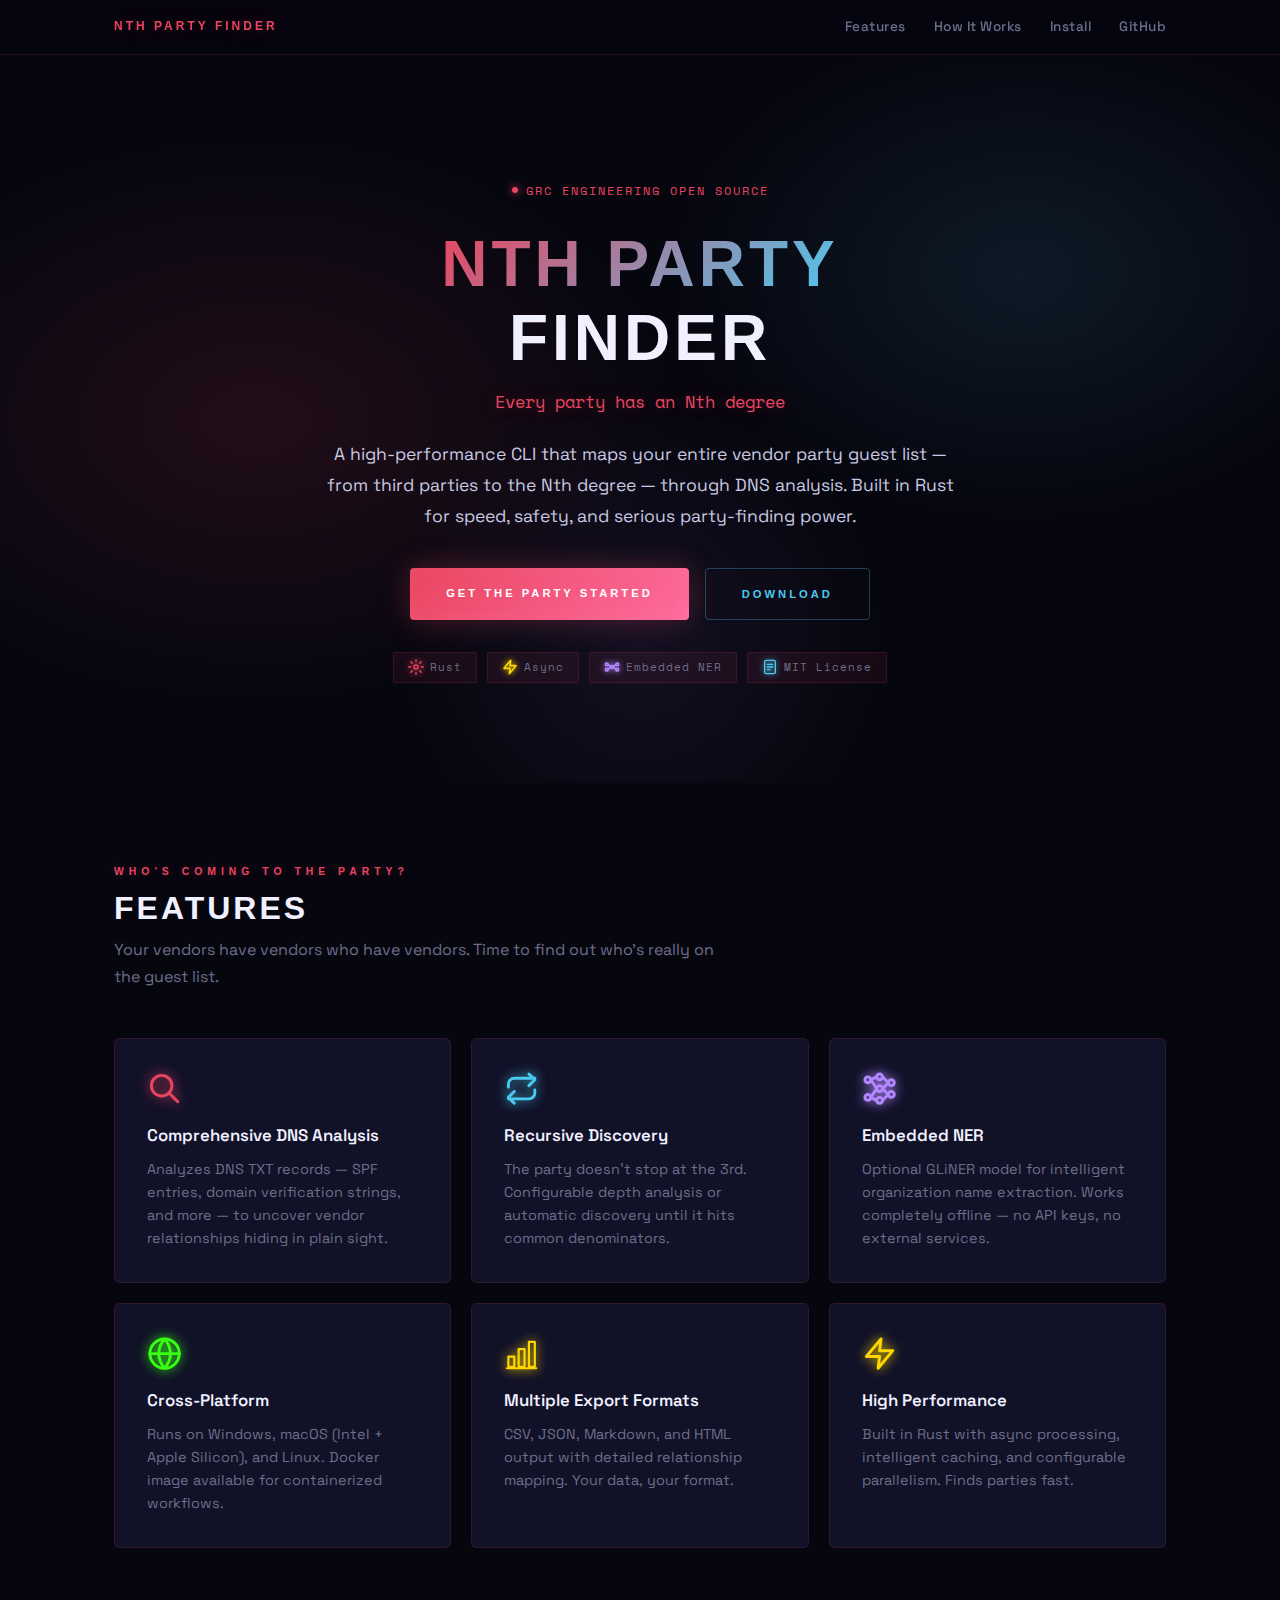
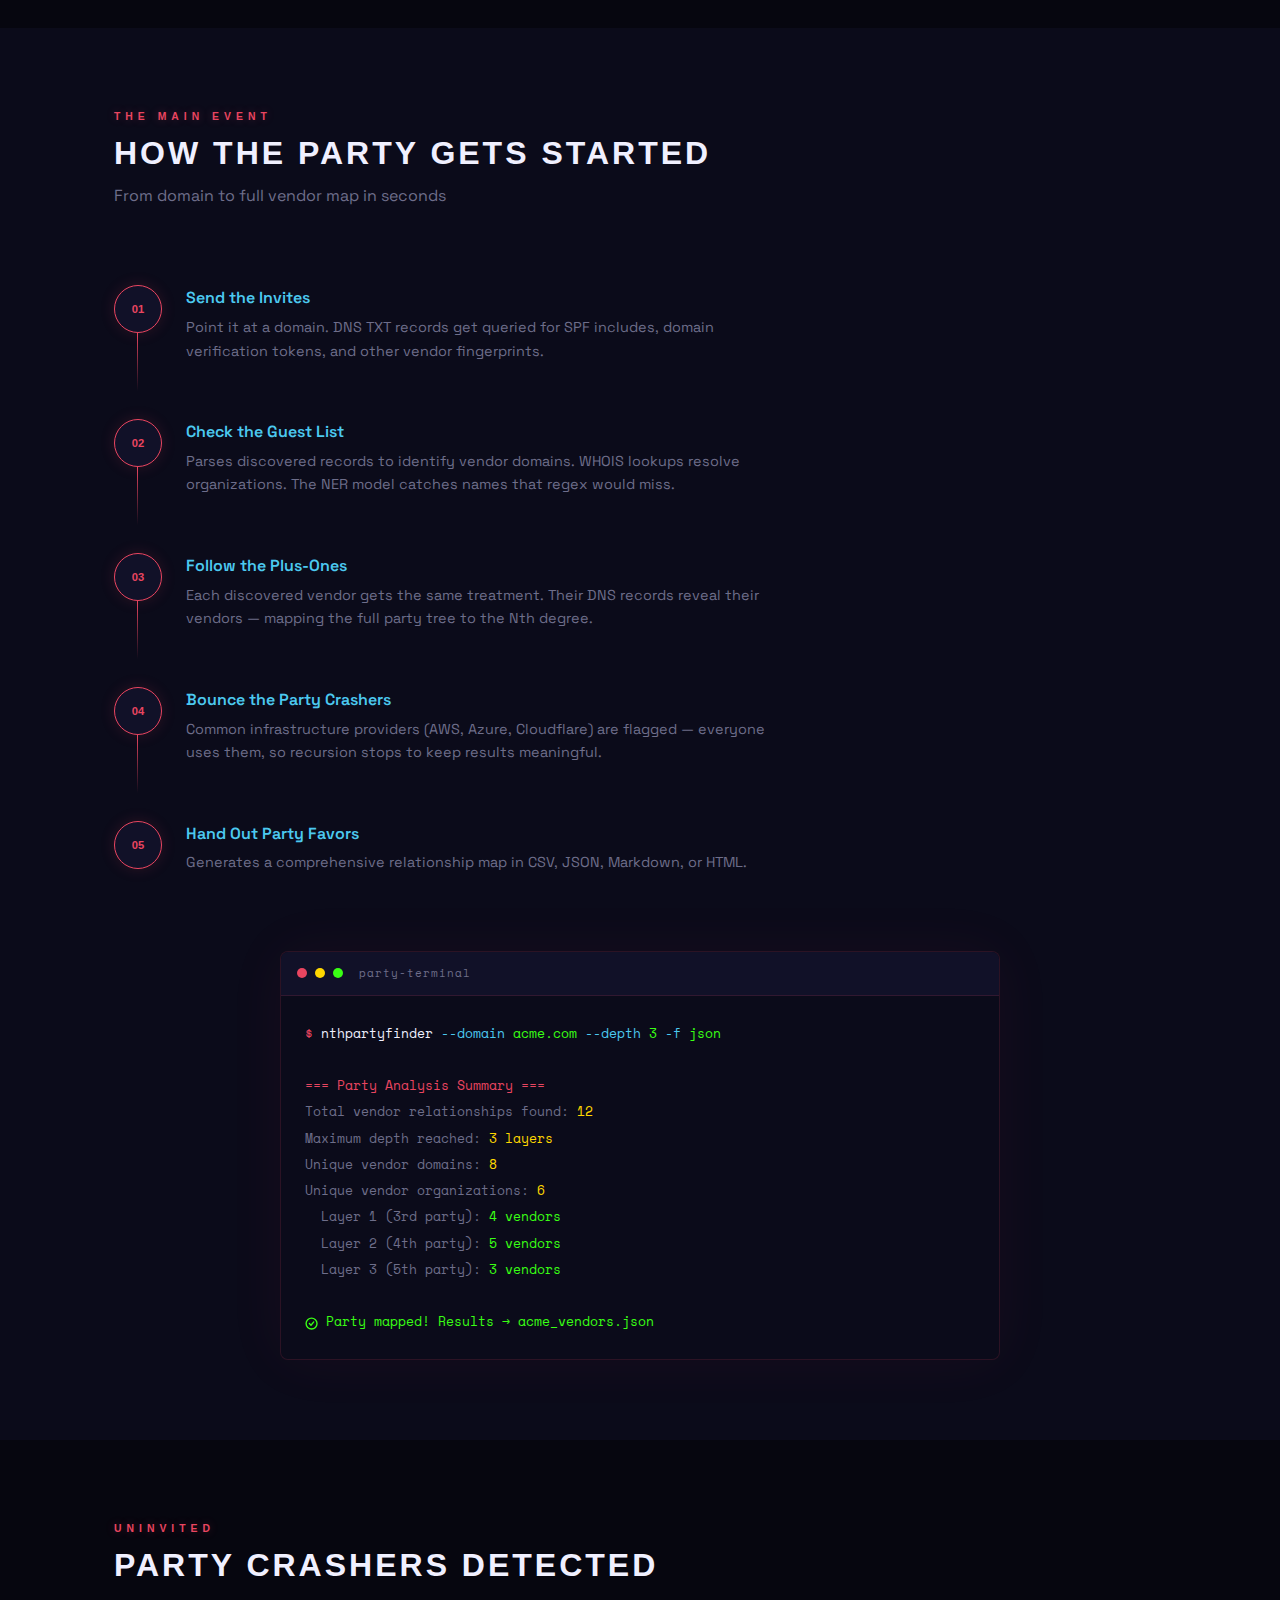
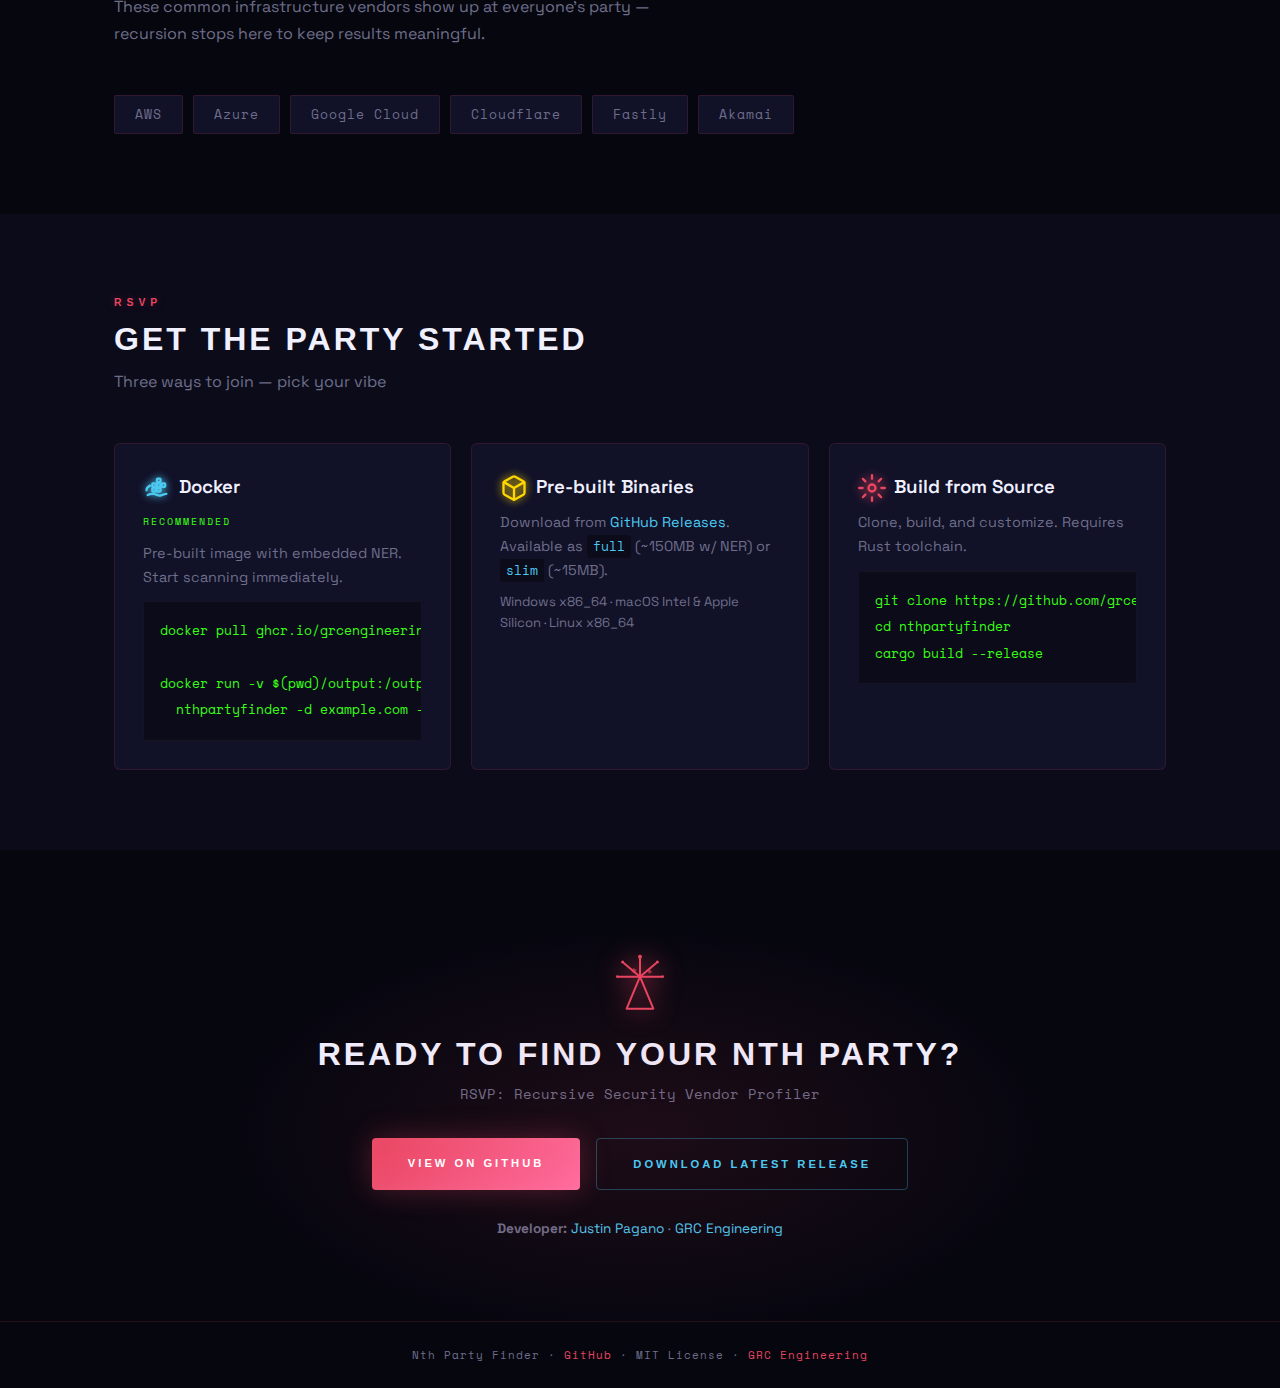
<file: docs/projects/nthpartyfinder/neon/index.html>
<!DOCTYPE html>
<html lang="en">
<head>
<meta charset="UTF-8">
<meta name="viewport" content="width=device-width, initial-scale=1.0">
<title>Nth Party Finder — Neon Night Club</title>
<meta name="description" content="Map your entire vendor party guest list — from third parties to the Nth degree — through DNS analysis.">
<link rel="preconnect" href="https://fonts.googleapis.com">
<link rel="preconnect" href="https://fonts.gstatic.com" crossorigin>
<link href="https://fonts.googleapis.com/css2?family=Syncopate:wght@400;700&family=Space+Grotesk:wght@300;400;500;600;700&family=Space+Mono:ital,wght@0,400;0,700;1,400&display=swap" rel="stylesheet">
<style>
/* ══════════════════════════════════════════════
   NEON NIGHT CLUB — Design System
   Fonts: Syncopate / Space Grotesk / Space Mono
   ══════════════════════════════════════════════ */
:root {
  --bg-deep:    #06060f;
  --bg:         #0b0b1a;
  --bg-card:    #111128;
  --bg-surface: #1a1a3e;
  --border:     rgba(233, 69, 96, 0.15);
  --border-hover: rgba(233, 69, 96, 0.5);

  --neon-pink:   #e94560;
  --neon-blue:   #4cc9f0;
  --neon-purple: #b388ff;
  --neon-green:  #39ff14;
  --neon-gold:   #ffd700;

  --text:       #c8c8e0;
  --text-dim:   #6e6e8a;
  --text-bright:#f0f0ff;

  --font-display: 'Syncopate', sans-serif;
  --font-body:    'Space Grotesk', sans-serif;
  --font-mono:    'Space Mono', monospace;

  --container: 1100px;
  --gutter: 24px;
}

*, *::before, *::after { box-sizing: border-box; margin: 0; padding: 0; }
html { scroll-behavior: smooth; }
body {
  font-family: var(--font-body);
  font-size: 16px;
  line-height: 1.65;
  color: var(--text);
  background: var(--bg-deep);
  -webkit-font-smoothing: antialiased;
}
a { color: var(--neon-pink); text-decoration: none; transition: color .2s; }
a:hover { color: var(--neon-blue); }

.container { max-width: var(--container); margin: 0 auto; padding: 0 var(--gutter); }

/* ── ICON SYSTEM ── */
.icon { display: inline-flex; align-items: center; justify-content: center; vertical-align: middle; }
.icon svg { width: 1em; height: 1em; }
.icon-lg svg { width: 2.4rem; height: 2.4rem; }
.icon-xl svg { width: 4rem; height: 4rem; }
.icon-feature svg { width: 2.2rem; height: 2.2rem; filter: drop-shadow(0 0 6px currentColor); }
.icon-badge svg { width: 1rem; height: 1rem; filter: drop-shadow(0 0 3px currentColor); }
.icon-install svg { width: 1.75rem; height: 1.75rem; filter: drop-shadow(0 0 4px currentColor); }

/* ── NAV ── */
.nav {
  position: sticky; top: 0; z-index: 100;
  background: rgba(6, 6, 15, 0.85);
  backdrop-filter: blur(20px);
  border-bottom: 1px solid var(--border);
  padding: 16px 0;
}
.nav .container {
  display: flex; align-items: center; justify-content: space-between;
}
.nav-logo {
  font-family: var(--font-display);
  font-size: 0.75rem;
  font-weight: 700;
  letter-spacing: 3px;
  text-transform: uppercase;
  color: var(--neon-pink);
  text-shadow: 0 0 20px rgba(233, 69, 96, 0.4);
}
.nav-links { display: flex; gap: 28px; }
.nav-links a {
  font-family: var(--font-body);
  font-size: 0.85rem;
  font-weight: 500;
  color: var(--text-dim);
  letter-spacing: 0.5px;
  transition: color .2s, text-shadow .2s;
}
.nav-links a:hover {
  color: var(--neon-pink);
  text-shadow: 0 0 12px rgba(233, 69, 96, 0.5);
}

/* ── HERO ── */
.hero {
  padding: 120px 0 100px;
  text-align: center;
  position: relative;
  overflow: hidden;
}
.hero::before {
  content: '';
  position: absolute;
  inset: 0;
  background:
    radial-gradient(ellipse 600px 400px at 20% 50%, rgba(233,69,96,.12) 0%, transparent 70%),
    radial-gradient(ellipse 500px 350px at 80% 30%, rgba(76,201,240,.1) 0%, transparent 70%),
    radial-gradient(ellipse 400px 400px at 50% 80%, rgba(179,136,255,.08) 0%, transparent 60%);
  pointer-events: none;
}

/* confetti */
@keyframes confetti-drift {
  0%   { transform: translateY(-10vh) rotate(0deg); opacity: 0; }
  10%  { opacity: 1; }
  100% { transform: translateY(110vh) rotate(720deg); opacity: 0; }
}
.confetti-piece {
  position: absolute;
  animation: confetti-drift linear infinite;
  pointer-events: none;
  opacity: 0;
}
.confetti-piece svg {
  display: block;
  filter: drop-shadow(0 0 4px currentColor);
}

.hero-eyebrow {
  display: inline-flex; align-items: center; gap: 8px;
  font-family: var(--font-mono);
  font-size: 0.75rem;
  color: var(--neon-pink);
  letter-spacing: 2px;
  text-transform: uppercase;
  margin-bottom: 28px;
  position: relative;
  z-index: 1;
}
.hero-eyebrow .dot {
  width: 6px; height: 6px;
  background: var(--neon-pink);
  border-radius: 50%;
  box-shadow: 0 0 8px var(--neon-pink);
  animation: pulse-dot 2s ease-in-out infinite;
}
@keyframes pulse-dot {
  0%, 100% { opacity: 1; box-shadow: 0 0 8px var(--neon-pink); }
  50% { opacity: .5; box-shadow: 0 0 20px var(--neon-pink); }
}

.hero-title {
  font-family: var(--font-display);
  font-size: clamp(2.2rem, 6vw, 4rem);
  font-weight: 700;
  letter-spacing: 4px;
  text-transform: uppercase;
  line-height: 1.15;
  color: var(--text-bright);
  margin-bottom: 12px;
  position: relative;
  z-index: 1;
}
.hero-title .neon-word {
  background: linear-gradient(135deg, var(--neon-pink), var(--neon-blue));
  -webkit-background-clip: text;
  -webkit-text-fill-color: transparent;
  background-clip: text;
  text-shadow: none;
}

.hero-tagline {
  font-family: var(--font-mono);
  font-size: 1.05rem;
  color: var(--neon-pink);
  margin-bottom: 24px;
  position: relative; z-index: 1;
  text-shadow: 0 0 15px rgba(233,69,96,.4);
}
@keyframes flicker {
  0%,19%,21%,23%,25%,54%,56%,100% { opacity:1; }
  20%,24%,55% { opacity:.5; }
}
.hero-tagline { animation: flicker 4s infinite; }

.hero-desc {
  font-size: 1.1rem;
  color: var(--text);
  max-width: 640px;
  margin: 0 auto 36px;
  position: relative; z-index: 1;
  line-height: 1.75;
}

.hero-ctas {
  display: flex; gap: 16px;
  justify-content: center;
  flex-wrap: wrap;
  position: relative; z-index: 1;
}

.btn-neon {
  font-family: var(--font-display);
  font-size: 0.7rem;
  font-weight: 700;
  letter-spacing: 3px;
  text-transform: uppercase;
  padding: 16px 36px;
  border-radius: 4px;
  border: none;
  cursor: pointer;
  transition: all .25s ease;
  text-decoration: none;
  display: inline-block;
}
.btn-neon-primary {
  background: linear-gradient(135deg, var(--neon-pink), #ff6b9d);
  color: #fff;
  box-shadow: 0 0 30px rgba(233,69,96,.3), inset 0 0 20px rgba(255,255,255,.05);
}
.btn-neon-primary:hover {
  transform: translateY(-2px);
  box-shadow: 0 0 50px rgba(233,69,96,.5), inset 0 0 20px rgba(255,255,255,.1);
  color: #fff;
}
.btn-neon-ghost {
  background: transparent;
  color: var(--neon-blue);
  border: 1px solid rgba(76,201,240,.3);
}
.btn-neon-ghost:hover {
  border-color: var(--neon-blue);
  box-shadow: 0 0 25px rgba(76,201,240,.2);
  color: var(--neon-blue);
}

.hero-badges {
  display: flex; gap: 10px;
  justify-content: center; flex-wrap: wrap;
  margin-top: 32px;
  position: relative; z-index: 1;
}
.badge {
  font-family: var(--font-mono);
  font-size: 0.7rem;
  padding: 5px 14px;
  border-radius: 2px;
  background: rgba(233,69,96,.08);
  border: 1px solid var(--border);
  color: var(--text-dim);
  letter-spacing: 1px;
  display: inline-flex;
  align-items: center;
  gap: 6px;
}

/* ── SECTIONS ── */
section { padding: 80px 0; }
.section-label {
  font-family: var(--font-display);
  font-size: 0.65rem;
  font-weight: 700;
  letter-spacing: 5px;
  text-transform: uppercase;
  color: var(--neon-pink);
  margin-bottom: 8px;
  text-shadow: 0 0 10px rgba(233,69,96,.3);
}
.section-title {
  font-family: var(--font-display);
  font-size: clamp(1.4rem, 3vw, 2rem);
  font-weight: 700;
  letter-spacing: 3px;
  text-transform: uppercase;
  color: var(--text-bright);
  margin-bottom: 8px;
  line-height: 1.3;
}
.section-sub {
  color: var(--text-dim);
  font-size: 1rem;
  margin-bottom: 48px;
  max-width: 600px;
}

/* ── FEATURE GRID ── */
.features-grid {
  display: grid;
  grid-template-columns: repeat(auto-fit, minmax(300px, 1fr));
  gap: 20px;
}
.feature-card {
  background: var(--bg-card);
  border: 1px solid var(--border);
  border-radius: 6px;
  padding: 32px;
  transition: all .3s ease;
  position: relative;
  overflow: hidden;
}
.feature-card::before {
  content: '';
  position: absolute;
  top: 0; left: 0; right: 0;
  height: 2px;
  background: linear-gradient(90deg, var(--neon-pink), var(--neon-blue));
  opacity: 0;
  transition: opacity .3s;
}
.feature-card:hover {
  border-color: var(--border-hover);
  transform: translateY(-4px);
  box-shadow: 0 8px 40px rgba(233,69,96,.08);
}
.feature-card:hover::before { opacity: 1; }
.feature-icon {
  margin-bottom: 16px;
  display: flex;
  line-height: 1;
}
.feature-card h3 {
  font-family: var(--font-body);
  font-size: 1.05rem;
  font-weight: 600;
  color: var(--text-bright);
  margin-bottom: 8px;
}
.feature-card p {
  color: var(--text-dim);
  font-size: 0.9rem;
  line-height: 1.6;
}

/* ── HOW IT WORKS (steps) ── */
.steps {
  display: flex;
  flex-direction: column;
  gap: 0;
  max-width: 680px;
}
.step {
  display: flex;
  gap: 24px;
  padding: 28px 0;
  position: relative;
}
.step:not(:last-child)::after {
  content: '';
  position: absolute;
  left: 23px; top: 76px; bottom: 0;
  width: 1px;
  background: linear-gradient(to bottom, var(--neon-pink), transparent);
}
.step-num {
  min-width: 48px; height: 48px;
  background: var(--bg-card);
  border: 1px solid var(--neon-pink);
  border-radius: 50%;
  display: flex; align-items: center; justify-content: center;
  font-family: var(--font-display);
  font-size: 0.7rem;
  font-weight: 700;
  color: var(--neon-pink);
  flex-shrink: 0;
  box-shadow: 0 0 15px rgba(233,69,96,.15);
}
.step-content h3 {
  font-family: var(--font-body);
  font-size: 1rem;
  font-weight: 600;
  color: var(--neon-blue);
  margin-bottom: 4px;
}
.step-content p {
  color: var(--text-dim);
  font-size: 0.9rem;
}

/* ── TERMINAL ── */
.terminal {
  background: var(--bg);
  border: 1px solid var(--border);
  border-radius: 8px;
  max-width: 720px;
  margin: 48px auto 0;
  overflow: hidden;
  box-shadow: 0 0 60px rgba(233,69,96,.06);
}
.terminal-bar {
  background: var(--bg-card);
  padding: 12px 16px;
  display: flex; gap: 8px; align-items: center;
  border-bottom: 1px solid var(--border);
}
.terminal-dot { width: 10px; height: 10px; border-radius: 50%; }
.terminal-title {
  font-family: var(--font-mono);
  font-size: 0.7rem;
  color: var(--text-dim);
  margin-left: 8px;
  letter-spacing: 1px;
}
.terminal-body {
  padding: 24px;
  font-family: var(--font-mono);
  font-size: 0.82rem;
  line-height: 2;
  overflow-x: auto;
}
.t-prompt { color: var(--neon-pink); }
.t-cmd { color: var(--text-bright); }
.t-flag { color: var(--neon-blue); }
.t-val { color: var(--neon-green); }
.t-out { color: var(--text-dim); }
.t-ok { color: var(--neon-green); }
.t-num { color: var(--neon-gold); }
.t-accent { color: var(--neon-pink); }

/* ── PARTY CRASHERS ── */
.crasher-tags {
  display: flex; flex-wrap: wrap; gap: 10px;
  margin-top: 20px;
}
.crasher-tag {
  font-family: var(--font-mono);
  font-size: 0.8rem;
  padding: 8px 20px;
  background: var(--bg-card);
  border: 1px solid var(--border);
  border-radius: 2px;
  color: var(--text-dim);
  letter-spacing: 1px;
  transition: all .2s;
}
.crasher-tag:hover {
  border-color: var(--neon-pink);
  color: var(--neon-pink);
  box-shadow: 0 0 15px rgba(233,69,96,.1);
}

/* ── INSTALL ── */
.install-grid {
  display: grid;
  grid-template-columns: repeat(auto-fit, minmax(300px, 1fr));
  gap: 20px;
}
.install-card {
  background: var(--bg-card);
  border: 1px solid var(--border);
  border-radius: 6px;
  padding: 28px;
  transition: all .3s;
}
.install-card:hover {
  border-color: rgba(76,201,240,.3);
}
.install-card h3 {
  font-family: var(--font-body);
  font-weight: 600;
  color: var(--text-bright);
  margin-bottom: 4px;
  display: flex;
  align-items: center;
  gap: 8px;
}
.install-card .rec {
  font-family: var(--font-mono);
  font-size: 0.65rem;
  color: var(--neon-green);
  letter-spacing: 2px;
  text-transform: uppercase;
}
.install-card p {
  color: var(--text-dim);
  font-size: 0.9rem;
  margin: 8px 0;
}
.install-card pre {
  background: var(--bg);
  padding: 16px;
  border-radius: 4px;
  overflow-x: auto;
  margin-top: 12px;
  border: 1px solid rgba(255,255,255,.04);
}
.install-card pre code {
  font-family: var(--font-mono);
  font-size: 0.8rem;
  color: var(--neon-green);
  line-height: 1.7;
}
.install-card a { color: var(--neon-blue); }

/* ── BOTTOM CTA ── */
.bottom-cta {
  text-align: center;
  padding: 100px 0 80px;
  position: relative;
}
.bottom-cta::before {
  content: '';
  position: absolute;
  inset: 0;
  background: radial-gradient(ellipse 600px 300px at 50% 60%, rgba(233,69,96,.1) 0%, transparent 70%);
  pointer-events: none;
}
.bottom-cta .section-title { margin-bottom: 8px; }
.bottom-cta .backronym {
  font-family: var(--font-mono);
  font-size: 0.85rem;
  color: var(--text-dim);
  margin-bottom: 32px;
}
.bottom-cta .dev {
  font-size: 0.85rem;
  color: var(--text-dim);
  margin-top: 28px;
}
.bottom-cta .dev a { color: var(--neon-blue); }

/* ── FOOTER ── */
.footer {
  border-top: 1px solid var(--border);
  padding: 24px 0;
  text-align: center;
}
.footer p {
  font-family: var(--font-mono);
  font-size: 0.7rem;
  color: var(--text-dim);
  letter-spacing: 1px;
}
.footer a { color: var(--neon-pink); }

/* ── RESPONSIVE ── */
@media (max-width: 768px) {
  .hero { padding: 80px 0 60px; }
  .nav-links { gap: 16px; }
  .features-grid { grid-template-columns: 1fr; }
  .install-grid { grid-template-columns: 1fr; }
}
@media (max-width: 520px) {
  .nav-links { display: none; }
  .hero-ctas { flex-direction: column; align-items: center; }
}
</style>
</head>
<body>

<!-- NAV -->
<nav class="nav">
  <div class="container">
    <div class="nav-logo">Nth Party Finder</div>
    <div class="nav-links">
      <a href="#features">Features</a>
      <a href="#how-it-works">How It Works</a>
      <a href="#install">Install</a>
      <a href="https://github.com/grcengineering/nthpartyfinder" target="_blank" rel="noopener">GitHub</a>
    </div>
  </div>
</nav>

<!-- HERO -->
<header class="hero">
  <!-- Confetti pieces — neon geometric SVG shapes -->
  <div class="confetti-piece" style="left:5%;animation-duration:5s;animation-delay:0s;color:var(--neon-pink);">
    <svg width="10" height="10" viewBox="0 0 10 10"><polygon points="5,0 10,10 0,10" stroke="currentColor" stroke-width="1.5" fill="none"/></svg>
  </div>
  <div class="confetti-piece" style="left:12%;animation-duration:6s;animation-delay:1.2s;color:var(--neon-blue);">
    <svg width="10" height="10" viewBox="0 0 10 10"><polygon points="5,1 9,5 5,9 1,5" stroke="currentColor" stroke-width="1" fill="none"/></svg>
  </div>
  <div class="confetti-piece" style="left:22%;animation-duration:5.5s;animation-delay:.4s;color:var(--neon-green);">
    <svg width="10" height="10" viewBox="0 0 10 10"><polygon points="5,0 9.5,3.5 7.9,8.5 2.1,8.5 0.5,3.5" stroke="currentColor" stroke-width="1" fill="none"/></svg>
  </div>
  <div class="confetti-piece" style="left:33%;animation-duration:6.5s;animation-delay:2s;color:var(--neon-gold);">
    <svg width="12" height="8" viewBox="-1 -1 14 10"><polygon points="6,0 12,4 6,8 0,4" stroke="currentColor" stroke-width="1.5" fill="none"/></svg>
  </div>
  <div class="confetti-piece" style="left:44%;animation-duration:5.2s;animation-delay:.8s;color:var(--neon-purple);">
    <svg width="10" height="10" viewBox="0 0 10 10"><polygon points="5,0 10,10 0,10" stroke="currentColor" stroke-width="1.5" fill="none"/></svg>
  </div>
  <div class="confetti-piece" style="left:55%;animation-duration:6.2s;animation-delay:1.5s;color:var(--neon-pink);">
    <svg width="8" height="12" viewBox="0 0 8 12"><polygon points="4,0 8,6 4,12 0,6" stroke="currentColor" stroke-width="1.5" fill="none"/></svg>
  </div>
  <div class="confetti-piece" style="left:66%;animation-duration:5.8s;animation-delay:.2s;color:var(--neon-blue);">
    <svg width="10" height="10" viewBox="0 0 10 10"><polygon points="5,0 9.3,1.9 9.8,6.5 6.9,9.5 3.1,9.5 0.2,6.5 0.7,1.9" stroke="currentColor" stroke-width="1" fill="none"/></svg>
  </div>
  <div class="confetti-piece" style="left:77%;animation-duration:6.8s;animation-delay:2.5s;color:var(--neon-green);">
    <svg width="9" height="9" viewBox="0 0 9 9"><rect x="1" y="1" width="7" height="7" stroke="currentColor" stroke-width="1.5" fill="none"/></svg>
  </div>
  <div class="confetti-piece" style="left:88%;animation-duration:5.4s;animation-delay:1s;color:var(--neon-gold);">
    <svg width="10" height="10" viewBox="0 0 10 10"><polygon points="5,0 10,10 0,10" stroke="currentColor" stroke-width="1.5" fill="none"/></svg>
  </div>
  <div class="confetti-piece" style="left:95%;animation-duration:6.4s;animation-delay:.6s;color:var(--neon-purple);">
    <svg width="10" height="10" viewBox="0 0 10 10"><polygon points="5,0 8,3.5 10,8 5,10 0,8 2,3.5" stroke="currentColor" stroke-width="1" fill="none"/></svg>
  </div>

  <div class="container">
    <div class="hero-eyebrow"><span class="dot"></span> GRC Engineering Open Source</div>
    <h1 class="hero-title">
      <span class="neon-word">Nth Party</span><br>Finder
    </h1>
    <p class="hero-tagline">Every party has an Nth degree</p>
    <p class="hero-desc">
      A high-performance CLI that maps your entire vendor party guest list — from third parties to the Nth degree — through DNS analysis. Built in Rust for speed, safety, and serious party-finding power.
    </p>
    <div class="hero-ctas">
      <a href="https://github.com/grcengineering/nthpartyfinder" class="btn-neon btn-neon-primary" target="_blank" rel="noopener">Get the Party Started</a>
      <a href="https://github.com/grcengineering/nthpartyfinder/releases" class="btn-neon btn-neon-ghost" target="_blank" rel="noopener">Download</a>
    </div>
    <div class="hero-badges">
      <span class="badge"><span class="icon icon-badge" style="color:var(--neon-pink);"><svg viewBox="0 0 24 24" fill="none" stroke="currentColor" stroke-width="2" stroke-linecap="round" stroke-linejoin="round"><circle cx="12" cy="12" r="3"/><path d="M12 1v3M12 20v3M4.22 4.22l2.12 2.12M17.66 17.66l2.12 2.12M1 12h3M20 12h3M4.22 19.78l2.12-2.12M17.66 6.34l2.12-2.12"/></svg></span> Rust</span>
      <span class="badge"><span class="icon icon-badge" style="color:var(--neon-gold);"><svg viewBox="0 0 24 24" fill="none" stroke="currentColor" stroke-width="2.5" stroke-linecap="round" stroke-linejoin="round"><polygon points="13 2 3 14 12 14 11 22 21 10 12 10 13 2"/></svg></span> Async</span>
      <span class="badge"><span class="icon icon-badge" style="color:var(--neon-purple);"><svg viewBox="0 0 24 24" fill="none" stroke="currentColor" stroke-width="2.5" stroke-linecap="round" stroke-linejoin="round"><circle cx="4" cy="8" r="2"/><circle cx="4" cy="16" r="2"/><circle cx="12" cy="12" r="2"/><circle cx="20" cy="8" r="2"/><circle cx="20" cy="16" r="2"/><line x1="6" y1="8" x2="10" y2="12"/><line x1="6" y1="16" x2="10" y2="12"/><line x1="14" y1="12" x2="18" y2="8"/><line x1="14" y1="12" x2="18" y2="16"/></svg></span> Embedded NER</span>
      <span class="badge"><span class="icon icon-badge" style="color:var(--neon-blue);"><svg viewBox="0 0 24 24" fill="none" stroke="currentColor" stroke-width="2" stroke-linecap="round" stroke-linejoin="round"><rect x="4" y="2" width="16" height="20" rx="2"/><line x1="8" y1="8" x2="16" y2="8"/><line x1="8" y1="12" x2="16" y2="12"/><line x1="8" y1="16" x2="12" y2="16"/></svg></span> MIT License</span>
    </div>
  </div>
</header>

<!-- FEATURES -->
<section id="features">
  <div class="container">
    <div class="section-label">Who's Coming to the Party?</div>
    <h2 class="section-title">Features</h2>
    <p class="section-sub">Your vendors have vendors who have vendors. Time to find out who's really on the guest list.</p>

    <div class="features-grid">
      <div class="feature-card">
        <span class="feature-icon"><span class="icon icon-feature" style="color:var(--neon-pink);"><svg viewBox="0 0 24 24" fill="none" stroke="currentColor" stroke-width="2" stroke-linecap="round" stroke-linejoin="round"><circle cx="10" cy="10" r="7"/><line x1="15" y1="15" x2="21" y2="21"/></svg></span></span>
        <h3>Comprehensive DNS Analysis</h3>
        <p>Analyzes DNS TXT records — SPF entries, domain verification strings, and more — to uncover vendor relationships hiding in plain sight.</p>
      </div>
      <div class="feature-card">
        <span class="feature-icon"><span class="icon icon-feature" style="color:var(--neon-blue);"><svg viewBox="0 0 24 24" fill="none" stroke="currentColor" stroke-width="2" stroke-linecap="round" stroke-linejoin="round"><path d="M17 2l4 4-4 4"/><path d="M3 11V9a4 4 0 014-4h14"/><path d="M7 22l-4-4 4-4"/><path d="M21 13v2a4 4 0 01-4 4H3"/></svg></span></span>
        <h3>Recursive Discovery</h3>
        <p>The party doesn't stop at the 3rd. Configurable depth analysis or automatic discovery until it hits common denominators.</p>
      </div>
      <div class="feature-card">
        <span class="feature-icon"><span class="icon icon-feature" style="color:var(--neon-purple);"><svg viewBox="0 0 24 24" fill="none" stroke="currentColor" stroke-width="2" stroke-linecap="round" stroke-linejoin="round"><circle cx="4" cy="6" r="2"/><circle cx="4" cy="18" r="2"/><circle cx="12" cy="4" r="2"/><circle cx="12" cy="12" r="2"/><circle cx="12" cy="20" r="2"/><circle cx="20" cy="8" r="2"/><circle cx="20" cy="16" r="2"/><line x1="6" y1="6" x2="10" y2="4"/><line x1="6" y1="6" x2="10" y2="12"/><line x1="6" y1="18" x2="10" y2="12"/><line x1="6" y1="18" x2="10" y2="20"/><line x1="14" y1="4" x2="18" y2="8"/><line x1="14" y1="12" x2="18" y2="8"/><line x1="14" y1="12" x2="18" y2="16"/><line x1="14" y1="20" x2="18" y2="16"/></svg></span></span>
        <h3>Embedded NER</h3>
        <p>Optional GLiNER model for intelligent organization name extraction. Works completely offline — no API keys, no external services.</p>
      </div>
      <div class="feature-card">
        <span class="feature-icon"><span class="icon icon-feature" style="color:var(--neon-green);"><svg viewBox="0 0 24 24" fill="none" stroke="currentColor" stroke-width="2" stroke-linecap="round" stroke-linejoin="round"><circle cx="12" cy="12" r="10"/><line x1="2" y1="12" x2="22" y2="12"/><path d="M12 2a15.3 15.3 0 014 10 15.3 15.3 0 01-4 10 15.3 15.3 0 01-4-10A15.3 15.3 0 0112 2z"/></svg></span></span>
        <h3>Cross-Platform</h3>
        <p>Runs on Windows, macOS (Intel + Apple Silicon), and Linux. Docker image available for containerized workflows.</p>
      </div>
      <div class="feature-card">
        <span class="feature-icon"><span class="icon icon-feature" style="color:var(--neon-gold);"><svg viewBox="0 0 24 24" fill="none" stroke="currentColor" stroke-width="1.5" stroke-linecap="round" stroke-linejoin="round"><rect x="3" y="14" width="4" height="7"/><rect x="10" y="9" width="4" height="12"/><rect x="17" y="4" width="4" height="17"/><line x1="2" y1="22" x2="22" y2="22"/></svg></span></span>
        <h3>Multiple Export Formats</h3>
        <p>CSV, JSON, Markdown, and HTML output with detailed relationship mapping. Your data, your format.</p>
      </div>
      <div class="feature-card">
        <span class="feature-icon"><span class="icon icon-feature" style="color:var(--neon-gold);"><svg viewBox="0 0 24 24" fill="none" stroke="currentColor" stroke-width="2" stroke-linecap="round" stroke-linejoin="round"><polygon points="13 2 3 14 12 14 11 22 21 10 12 10 13 2"/></svg></span></span>
        <h3>High Performance</h3>
        <p>Built in Rust with async processing, intelligent caching, and configurable parallelism. Finds parties fast.</p>
      </div>
    </div>
  </div>
</section>

<!-- HOW IT WORKS -->
<section id="how-it-works" style="background: var(--bg);">
  <div class="container">
    <div class="section-label">The Main Event</div>
    <h2 class="section-title">How the Party Gets Started</h2>
    <p class="section-sub">From domain to full vendor map in seconds</p>

    <div class="steps">
      <div class="step">
        <div class="step-num">01</div>
        <div class="step-content">
          <h3>Send the Invites</h3>
          <p>Point it at a domain. DNS TXT records get queried for SPF includes, domain verification tokens, and other vendor fingerprints.</p>
        </div>
      </div>
      <div class="step">
        <div class="step-num">02</div>
        <div class="step-content">
          <h3>Check the Guest List</h3>
          <p>Parses discovered records to identify vendor domains. WHOIS lookups resolve organizations. The NER model catches names that regex would miss.</p>
        </div>
      </div>
      <div class="step">
        <div class="step-num">03</div>
        <div class="step-content">
          <h3>Follow the Plus-Ones</h3>
          <p>Each discovered vendor gets the same treatment. Their DNS records reveal their vendors — mapping the full party tree to the Nth degree.</p>
        </div>
      </div>
      <div class="step">
        <div class="step-num">04</div>
        <div class="step-content">
          <h3>Bounce the Party Crashers</h3>
          <p>Common infrastructure providers (AWS, Azure, Cloudflare) are flagged — everyone uses them, so recursion stops to keep results meaningful.</p>
        </div>
      </div>
      <div class="step">
        <div class="step-num">05</div>
        <div class="step-content">
          <h3>Hand Out Party Favors</h3>
          <p>Generates a comprehensive relationship map in CSV, JSON, Markdown, or HTML.</p>
        </div>
      </div>
    </div>

    <div class="terminal">
      <div class="terminal-bar">
        <div class="terminal-dot" style="background:var(--neon-pink);"></div>
        <div class="terminal-dot" style="background:var(--neon-gold);"></div>
        <div class="terminal-dot" style="background:var(--neon-green);"></div>
        <span class="terminal-title">party-terminal</span>
      </div>
      <div class="terminal-body">
<span class="t-prompt">$</span> <span class="t-cmd">nthpartyfinder</span> <span class="t-flag">--domain</span> <span class="t-val">acme.com</span> <span class="t-flag">--depth</span> <span class="t-val">3</span> <span class="t-flag">-f</span> <span class="t-val">json</span>
<br><br>
<span class="t-accent">=== Party Analysis Summary ===</span><br>
<span class="t-out">Total vendor relationships found:</span> <span class="t-num">12</span><br>
<span class="t-out">Maximum depth reached:</span> <span class="t-num">3 layers</span><br>
<span class="t-out">Unique vendor domains:</span> <span class="t-num">8</span><br>
<span class="t-out">Unique vendor organizations:</span> <span class="t-num">6</span><br>
<span class="t-out">&nbsp;&nbsp;Layer 1 (3rd party):</span> <span class="t-val">4 vendors</span><br>
<span class="t-out">&nbsp;&nbsp;Layer 2 (4th party):</span> <span class="t-val">5 vendors</span><br>
<span class="t-out">&nbsp;&nbsp;Layer 3 (5th party):</span> <span class="t-val">3 vendors</span><br>
<br>
<span class="t-ok"><span class="icon" style="color:var(--neon-green);"><svg viewBox="0 0 24 24" width="14" height="14" fill="none" stroke="currentColor" stroke-width="2.5" stroke-linecap="round" stroke-linejoin="round"><circle cx="12" cy="12" r="10"/><polyline points="8 12 11 15 16 9"/></svg></span> Party mapped! Results → acme_vendors.json</span>
      </div>
    </div>
  </div>
</section>

<!-- PARTY CRASHERS -->
<section>
  <div class="container">
    <div class="section-label">Uninvited</div>
    <h2 class="section-title">Party Crashers Detected</h2>
    <p class="section-sub">These common infrastructure vendors show up at everyone's party — recursion stops here to keep results meaningful.</p>

    <div class="crasher-tags">
      <span class="crasher-tag">AWS</span>
      <span class="crasher-tag">Azure</span>
      <span class="crasher-tag">Google Cloud</span>
      <span class="crasher-tag">Cloudflare</span>
      <span class="crasher-tag">Fastly</span>
      <span class="crasher-tag">Akamai</span>
    </div>
  </div>
</section>

<!-- INSTALL -->
<section id="install" style="background: var(--bg);">
  <div class="container">
    <div class="section-label">RSVP</div>
    <h2 class="section-title">Get the Party Started</h2>
    <p class="section-sub">Three ways to join — pick your vibe</p>

    <div class="install-grid">
      <div class="install-card">
        <h3><span class="icon icon-install" style="color:var(--neon-blue);"><svg viewBox="0 0 24 24" fill="none" stroke="currentColor" stroke-width="2" stroke-linecap="round" stroke-linejoin="round"><path d="M4 18s2-1 4.5-1 4 1.5 5.5 1.5S18 17 20 17"/><rect x="8" y="8" width="3" height="3" rx="0.5"/><rect x="12" y="8" width="3" height="3" rx="0.5"/><rect x="16" y="8" width="3" height="3" rx="0.5"/><rect x="12" y="4" width="3" height="3" rx="0.5"/><rect x="8" y="12" width="3" height="3" rx="0.5"/><rect x="12" y="12" width="3" height="3" rx="0.5"/><path d="M3 14c0-1.5 1-3 3-4"/></svg></span> Docker</h3>
        <span class="rec">Recommended</span>
        <p>Pre-built image with embedded NER. Start scanning immediately.</p>
        <pre><code>docker pull ghcr.io/grcengineering/nthpartyfinder:latest

docker run -v $(pwd)/output:/output \
  nthpartyfinder -d example.com -r 2</code></pre>
      </div>
      <div class="install-card">
        <h3><span class="icon icon-install" style="color:var(--neon-gold);"><svg viewBox="0 0 24 24" fill="none" stroke="currentColor" stroke-width="2" stroke-linecap="round" stroke-linejoin="round"><path d="M21 16V8a2 2 0 00-1-1.73l-7-4a2 2 0 00-2 0l-7 4A2 2 0 003 8v8a2 2 0 001 1.73l7 4a2 2 0 002 0l7-4A2 2 0 0021 16z"/><polyline points="3.27 6.96 12 12.01 20.73 6.96"/><line x1="12" y1="22.08" x2="12" y2="12"/></svg></span> Pre-built Binaries</h3>
        <p>Download from <a href="https://github.com/grcengineering/nthpartyfinder/releases" target="_blank" rel="noopener">GitHub Releases</a>. Available as <code style="background:var(--bg);color:var(--neon-blue);padding:2px 6px;border-radius:3px;font-family:var(--font-mono);font-size:.8rem;">full</code> (~150MB w/ NER) or <code style="background:var(--bg);color:var(--neon-blue);padding:2px 6px;border-radius:3px;font-family:var(--font-mono);font-size:.8rem;">slim</code> (~15MB).</p>
        <p style="font-size:.82rem;">Windows x86_64 · macOS Intel & Apple Silicon · Linux x86_64</p>
      </div>
      <div class="install-card">
        <h3><span class="icon icon-install" style="color:var(--neon-pink);"><svg viewBox="0 0 24 24" fill="none" stroke="currentColor" stroke-width="2" stroke-linecap="round" stroke-linejoin="round"><circle cx="12" cy="12" r="3"/><path d="M12 1v3M12 20v3M4.22 4.22l2.12 2.12M17.66 17.66l2.12 2.12M1 12h3M20 12h3M4.22 19.78l2.12-2.12M17.66 6.34l2.12-2.12"/></svg></span> Build from Source</h3>
        <p>Clone, build, and customize. Requires Rust toolchain.</p>
        <pre><code>git clone https://github.com/grcengineering/nthpartyfinder.git
cd nthpartyfinder
cargo build --release</code></pre>
      </div>
    </div>
  </div>
</section>

<!-- BOTTOM CTA -->
<section class="bottom-cta">
  <div class="container">
    <div style="margin-bottom:20px;"><span class="icon icon-xl" style="color:var(--neon-pink);filter:drop-shadow(0 0 12px var(--neon-pink));"><svg class="icon-xl" viewBox="0 0 48 48" fill="none" stroke="currentColor" stroke-width="1.5" stroke-linecap="round" stroke-linejoin="round"><path d="M14 44L24 20L34 44Z" fill="none"/><line x1="24" y1="20" x2="24" y2="6"/><line x1="24" y1="20" x2="12" y2="10"/><line x1="24" y1="20" x2="36" y2="10"/><line x1="24" y1="20" x2="8" y2="20"/><line x1="24" y1="20" x2="40" y2="20"/><circle cx="24" cy="5" r="1.5" fill="currentColor" stroke="none"/><circle cx="11" cy="9" r="1.2" fill="currentColor" stroke="none"/><circle cx="37" cy="9" r="1.2" fill="currentColor" stroke="none"/><circle cx="7" cy="20" r="1" fill="currentColor" stroke="none"/><circle cx="41" cy="20" r="1" fill="currentColor" stroke="none"/><rect x="18" y="14" width="3" height="3" rx="0.5" transform="rotate(30 19.5 15.5)" opacity="0.6" fill="currentColor" stroke="none"/><rect x="30" y="15" width="2.5" height="2.5" rx="0.5" transform="rotate(-25 31.25 16.25)" opacity="0.6" fill="currentColor" stroke="none"/></svg></span></div>
    <h2 class="section-title">Ready to Find Your Nth Party?</h2>
    <p class="backronym">RSVP: Recursive Security Vendor Profiler</p>
    <div class="hero-ctas">
      <a href="https://github.com/grcengineering/nthpartyfinder" class="btn-neon btn-neon-primary" target="_blank" rel="noopener">View on GitHub</a>
      <a href="https://github.com/grcengineering/nthpartyfinder/releases" class="btn-neon btn-neon-ghost" target="_blank" rel="noopener">Download Latest Release</a>
    </div>
    <p class="dev"><strong>Developer:</strong> <a href="https://linkedin.com/in/justinpagano" target="_blank" rel="noopener">Justin Pagano</a> · <a href="https://grc.engineering" target="_blank" rel="noopener">GRC Engineering</a></p>
  </div>
</section>

<!-- FOOTER -->
<footer class="footer">
  <div class="container">
    <p>Nth Party Finder · <a href="https://github.com/grcengineering/nthpartyfinder" target="_blank" rel="noopener">GitHub</a> · MIT License · <a href="https://grc.engineering" target="_blank" rel="noopener">GRC Engineering</a></p>
  </div>
</footer>

</body>
</html>
</file>
<file: assets/external/fonts.googleapis.com/css.f0797445.css>
/* latin */
@font-face {
  font-family: 'Consolas';
  font-style: italic;
  font-weight: 400;
  font-display: fallback;
  src: url(../fonts.gstatic.com/l/font.c60f1f30) format('woff2');
  unicode-range: U+0000-00FF, U+0131, U+0152-0153, U+02BB-02BC, U+02C6, U+02DA, U+02DC, U+0304, U+0308, U+0329, U+2000-206F, U+2074, U+20AC, U+2122, U+2191, U+2193, U+2212, U+2215, U+FEFF, U+FFFD;
}
/* latin */
@font-face {
  font-family: 'Consolas';
  font-style: italic;
  font-weight: 700;
  font-display: fallback;
  src: url(../fonts.gstatic.com/l/font.7515ab41) format('woff2');
  unicode-range: U+0000-00FF, U+0131, U+0152-0153, U+02BB-02BC, U+02C6, U+02DA, U+02DC, U+0304, U+0308, U+0329, U+2000-206F, U+2074, U+20AC, U+2122, U+2191, U+2193, U+2212, U+2215, U+FEFF, U+FFFD;
}
/* latin */
@font-face {
  font-family: 'Consolas';
  font-style: normal;
  font-weight: 400;
  font-display: fallback;
  src: url(../fonts.gstatic.com/l/font.b836f88b) format('woff2');
  unicode-range: U+0000-00FF, U+0131, U+0152-0153, U+02BB-02BC, U+02C6, U+02DA, U+02DC, U+0304, U+0308, U+0329, U+2000-206F, U+2074, U+20AC, U+2122, U+2191, U+2193, U+2212, U+2215, U+FEFF, U+FFFD;
}
/* latin */
@font-face {
  font-family: 'Consolas';
  font-style: normal;
  font-weight: 700;
  font-display: fallback;
  src: url(../fonts.gstatic.com/l/font.d8a3b59a) format('woff2');
  unicode-range: U+0000-00FF, U+0131, U+0152-0153, U+02BB-02BC, U+02C6, U+02DA, U+02DC, U+0304, U+0308, U+0329, U+2000-206F, U+2074, U+20AC, U+2122, U+2191, U+2193, U+2212, U+2215, U+FEFF, U+FFFD;
}
/* cyrillic-ext */
@font-face {
  font-family: 'Roboto Mono';
  font-style: italic;
  font-weight: 300;
  font-display: fallback;
  src: url(../fonts.gstatic.com/s/robotomono/v23/L0x7DF4xlVMF-BfR8bXMIjhOm3CWWoKC.woff2) format('woff2');
  unicode-range: U+0460-052F, U+1C80-1C88, U+20B4, U+2DE0-2DFF, U+A640-A69F, U+FE2E-FE2F;
}
/* cyrillic */
@font-face {
  font-family: 'Roboto Mono';
  font-style: italic;
  font-weight: 300;
  font-display: fallback;
  src: url(../fonts.gstatic.com/s/robotomono/v23/L0x7DF4xlVMF-BfR8bXMIjhOm3mWWoKC.woff2) format('woff2');
  unicode-range: U+0301, U+0400-045F, U+0490-0491, U+04B0-04B1, U+2116;
}
/* greek */
@font-face {
  font-family: 'Roboto Mono';
  font-style: italic;
  font-weight: 300;
  font-display: fallback;
  src: url(../fonts.gstatic.com/s/robotomono/v23/L0x7DF4xlVMF-BfR8bXMIjhOm36WWoKC.woff2) format('woff2');
  unicode-range: U+0370-0377, U+037A-037F, U+0384-038A, U+038C, U+038E-03A1, U+03A3-03FF;
}
/* vietnamese */
@font-face {
  font-family: 'Roboto Mono';
  font-style: italic;
  font-weight: 300;
  font-display: fallback;
  src: url(../fonts.gstatic.com/s/robotomono/v23/L0x7DF4xlVMF-BfR8bXMIjhOm3KWWoKC.woff2) format('woff2');
  unicode-range: U+0102-0103, U+0110-0111, U+0128-0129, U+0168-0169, U+01A0-01A1, U+01AF-01B0, U+0300-0301, U+0303-0304, U+0308-0309, U+0323, U+0329, U+1EA0-1EF9, U+20AB;
}
/* latin-ext */
@font-face {
  font-family: 'Roboto Mono';
  font-style: italic;
  font-weight: 300;
  font-display: fallback;
  src: url(../fonts.gstatic.com/s/robotomono/v23/L0x7DF4xlVMF-BfR8bXMIjhOm3OWWoKC.woff2) format('woff2');
  unicode-range: U+0100-02AF, U+0304, U+0308, U+0329, U+1E00-1E9F, U+1EF2-1EFF, U+2020, U+20A0-20AB, U+20AD-20C0, U+2113, U+2C60-2C7F, U+A720-A7FF;
}
/* latin */
@font-face {
  font-family: 'Roboto Mono';
  font-style: italic;
  font-weight: 300;
  font-display: fallback;
  src: url(../fonts.gstatic.com/s/robotomono/v23/L0x7DF4xlVMF-BfR8bXMIjhOm32WWg.woff2) format('woff2');
  unicode-range: U+0000-00FF, U+0131, U+0152-0153, U+02BB-02BC, U+02C6, U+02DA, U+02DC, U+0304, U+0308, U+0329, U+2000-206F, U+2074, U+20AC, U+2122, U+2191, U+2193, U+2212, U+2215, U+FEFF, U+FFFD;
}
/* cyrillic-ext */
@font-face {
  font-family: 'Roboto Mono';
  font-style: italic;
  font-weight: 400;
  font-display: fallback;
  src: url(../fonts.gstatic.com/s/robotomono/v23/L0x7DF4xlVMF-BfR8bXMIjhOm3CWWoKC.woff2) format('woff2');
  unicode-range: U+0460-052F, U+1C80-1C88, U+20B4, U+2DE0-2DFF, U+A640-A69F, U+FE2E-FE2F;
}
/* cyrillic */
@font-face {
  font-family: 'Roboto Mono';
  font-style: italic;
  font-weight: 400;
  font-display: fallback;
  src: url(../fonts.gstatic.com/s/robotomono/v23/L0x7DF4xlVMF-BfR8bXMIjhOm3mWWoKC.woff2) format('woff2');
  unicode-range: U+0301, U+0400-045F, U+0490-0491, U+04B0-04B1, U+2116;
}
/* greek */
@font-face {
  font-family: 'Roboto Mono';
  font-style: italic;
  font-weight: 400;
  font-display: fallback;
  src: url(../fonts.gstatic.com/s/robotomono/v23/L0x7DF4xlVMF-BfR8bXMIjhOm36WWoKC.woff2) format('woff2');
  unicode-range: U+0370-0377, U+037A-037F, U+0384-038A, U+038C, U+038E-03A1, U+03A3-03FF;
}
/* vietnamese */
@font-face {
  font-family: 'Roboto Mono';
  font-style: italic;
  font-weight: 400;
  font-display: fallback;
  src: url(../fonts.gstatic.com/s/robotomono/v23/L0x7DF4xlVMF-BfR8bXMIjhOm3KWWoKC.woff2) format('woff2');
  unicode-range: U+0102-0103, U+0110-0111, U+0128-0129, U+0168-0169, U+01A0-01A1, U+01AF-01B0, U+0300-0301, U+0303-0304, U+0308-0309, U+0323, U+0329, U+1EA0-1EF9, U+20AB;
}
/* latin-ext */
@font-face {
  font-family: 'Roboto Mono';
  font-style: italic;
  font-weight: 400;
  font-display: fallback;
  src: url(../fonts.gstatic.com/s/robotomono/v23/L0x7DF4xlVMF-BfR8bXMIjhOm3OWWoKC.woff2) format('woff2');
  unicode-range: U+0100-02AF, U+0304, U+0308, U+0329, U+1E00-1E9F, U+1EF2-1EFF, U+2020, U+20A0-20AB, U+20AD-20C0, U+2113, U+2C60-2C7F, U+A720-A7FF;
}
/* latin */
@font-face {
  font-family: 'Roboto Mono';
  font-style: italic;
  font-weight: 400;
  font-display: fallback;
  src: url(../fonts.gstatic.com/s/robotomono/v23/L0x7DF4xlVMF-BfR8bXMIjhOm32WWg.woff2) format('woff2');
  unicode-range: U+0000-00FF, U+0131, U+0152-0153, U+02BB-02BC, U+02C6, U+02DA, U+02DC, U+0304, U+0308, U+0329, U+2000-206F, U+2074, U+20AC, U+2122, U+2191, U+2193, U+2212, U+2215, U+FEFF, U+FFFD;
}
/* cyrillic-ext */
@font-face {
  font-family: 'Roboto Mono';
  font-style: italic;
  font-weight: 700;
  font-display: fallback;
  src: url(../fonts.gstatic.com/s/robotomono/v23/L0x7DF4xlVMF-BfR8bXMIjhOm3CWWoKC.woff2) format('woff2');
  unicode-range: U+0460-052F, U+1C80-1C88, U+20B4, U+2DE0-2DFF, U+A640-A69F, U+FE2E-FE2F;
}
/* cyrillic */
@font-face {
  font-family: 'Roboto Mono';
  font-style: italic;
  font-weight: 700;
  font-display: fallback;
  src: url(../fonts.gstatic.com/s/robotomono/v23/L0x7DF4xlVMF-BfR8bXMIjhOm3mWWoKC.woff2) format('woff2');
  unicode-range: U+0301, U+0400-045F, U+0490-0491, U+04B0-04B1, U+2116;
}
/* greek */
@font-face {
  font-family: 'Roboto Mono';
  font-style: italic;
  font-weight: 700;
  font-display: fallback;
  src: url(../fonts.gstatic.com/s/robotomono/v23/L0x7DF4xlVMF-BfR8bXMIjhOm36WWoKC.woff2) format('woff2');
  unicode-range: U+0370-0377, U+037A-037F, U+0384-038A, U+038C, U+038E-03A1, U+03A3-03FF;
}
/* vietnamese */
@font-face {
  font-family: 'Roboto Mono';
  font-style: italic;
  font-weight: 700;
  font-display: fallback;
  src: url(../fonts.gstatic.com/s/robotomono/v23/L0x7DF4xlVMF-BfR8bXMIjhOm3KWWoKC.woff2) format('woff2');
  unicode-range: U+0102-0103, U+0110-0111, U+0128-0129, U+0168-0169, U+01A0-01A1, U+01AF-01B0, U+0300-0301, U+0303-0304, U+0308-0309, U+0323, U+0329, U+1EA0-1EF9, U+20AB;
}
/* latin-ext */
@font-face {
  font-family: 'Roboto Mono';
  font-style: italic;
  font-weight: 700;
  font-display: fallback;
  src: url(../fonts.gstatic.com/s/robotomono/v23/L0x7DF4xlVMF-BfR8bXMIjhOm3OWWoKC.woff2) format('woff2');
  unicode-range: U+0100-02AF, U+0304, U+0308, U+0329, U+1E00-1E9F, U+1EF2-1EFF, U+2020, U+20A0-20AB, U+20AD-20C0, U+2113, U+2C60-2C7F, U+A720-A7FF;
}
/* latin */
@font-face {
  font-family: 'Roboto Mono';
  font-style: italic;
  font-weight: 700;
  font-display: fallback;
  src: url(../fonts.gstatic.com/s/robotomono/v23/L0x7DF4xlVMF-BfR8bXMIjhOm32WWg.woff2) format('woff2');
  unicode-range: U+0000-00FF, U+0131, U+0152-0153, U+02BB-02BC, U+02C6, U+02DA, U+02DC, U+0304, U+0308, U+0329, U+2000-206F, U+2074, U+20AC, U+2122, U+2191, U+2193, U+2212, U+2215, U+FEFF, U+FFFD;
}
/* cyrillic-ext */
@font-face {
  font-family: 'Roboto Mono';
  font-style: normal;
  font-weight: 300;
  font-display: fallback;
  src: url(../fonts.gstatic.com/s/robotomono/v23/L0x5DF4xlVMF-BfR8bXMIjhGq3-OXg.woff2) format('woff2');
  unicode-range: U+0460-052F, U+1C80-1C88, U+20B4, U+2DE0-2DFF, U+A640-A69F, U+FE2E-FE2F;
}
/* cyrillic */
@font-face {
  font-family: 'Roboto Mono';
  font-style: normal;
  font-weight: 300;
  font-display: fallback;
  src: url(../fonts.gstatic.com/s/robotomono/v23/L0x5DF4xlVMF-BfR8bXMIjhPq3-OXg.woff2) format('woff2');
  unicode-range: U+0301, U+0400-045F, U+0490-0491, U+04B0-04B1, U+2116;
}
/* greek */
@font-face {
  font-family: 'Roboto Mono';
  font-style: normal;
  font-weight: 300;
  font-display: fallback;
  src: url(../fonts.gstatic.com/s/robotomono/v23/L0x5DF4xlVMF-BfR8bXMIjhIq3-OXg.woff2) format('woff2');
  unicode-range: U+0370-0377, U+037A-037F, U+0384-038A, U+038C, U+038E-03A1, U+03A3-03FF;
}
/* vietnamese */
@font-face {
  font-family: 'Roboto Mono';
  font-style: normal;
  font-weight: 300;
  font-display: fallback;
  src: url(../fonts.gstatic.com/s/robotomono/v23/L0x5DF4xlVMF-BfR8bXMIjhEq3-OXg.woff2) format('woff2');
  unicode-range: U+0102-0103, U+0110-0111, U+0128-0129, U+0168-0169, U+01A0-01A1, U+01AF-01B0, U+0300-0301, U+0303-0304, U+0308-0309, U+0323, U+0329, U+1EA0-1EF9, U+20AB;
}
/* latin-ext */
@font-face {
  font-family: 'Roboto Mono';
  font-style: normal;
  font-weight: 300;
  font-display: fallback;
  src: url(../fonts.gstatic.com/s/robotomono/v23/L0x5DF4xlVMF-BfR8bXMIjhFq3-OXg.woff2) format('woff2');
  unicode-range: U+0100-02AF, U+0304, U+0308, U+0329, U+1E00-1E9F, U+1EF2-1EFF, U+2020, U+20A0-20AB, U+20AD-20C0, U+2113, U+2C60-2C7F, U+A720-A7FF;
}
/* latin */
@font-face {
  font-family: 'Roboto Mono';
  font-style: normal;
  font-weight: 300;
  font-display: fallback;
  src: url(../fonts.gstatic.com/s/robotomono/v23/L0x5DF4xlVMF-BfR8bXMIjhLq38.woff2) format('woff2');
  unicode-range: U+0000-00FF, U+0131, U+0152-0153, U+02BB-02BC, U+02C6, U+02DA, U+02DC, U+0304, U+0308, U+0329, U+2000-206F, U+2074, U+20AC, U+2122, U+2191, U+2193, U+2212, U+2215, U+FEFF, U+FFFD;
}
/* cyrillic-ext */
@font-face {
  font-family: 'Roboto Mono';
  font-style: normal;
  font-weight: 400;
  font-display: fallback;
  src: url(../fonts.gstatic.com/s/robotomono/v23/L0x5DF4xlVMF-BfR8bXMIjhGq3-OXg.woff2) format('woff2');
  unicode-range: U+0460-052F, U+1C80-1C88, U+20B4, U+2DE0-2DFF, U+A640-A69F, U+FE2E-FE2F;
}
/* cyrillic */
@font-face {
  font-family: 'Roboto Mono';
  font-style: normal;
  font-weight: 400;
  font-display: fallback;
  src: url(../fonts.gstatic.com/s/robotomono/v23/L0x5DF4xlVMF-BfR8bXMIjhPq3-OXg.woff2) format('woff2');
  unicode-range: U+0301, U+0400-045F, U+0490-0491, U+04B0-04B1, U+2116;
}
/* greek */
@font-face {
  font-family: 'Roboto Mono';
  font-style: normal;
  font-weight: 400;
  font-display: fallback;
  src: url(../fonts.gstatic.com/s/robotomono/v23/L0x5DF4xlVMF-BfR8bXMIjhIq3-OXg.woff2) format('woff2');
  unicode-range: U+0370-0377, U+037A-037F, U+0384-038A, U+038C, U+038E-03A1, U+03A3-03FF;
}
/* vietnamese */
@font-face {
  font-family: 'Roboto Mono';
  font-style: normal;
  font-weight: 400;
  font-display: fallback;
  src: url(../fonts.gstatic.com/s/robotomono/v23/L0x5DF4xlVMF-BfR8bXMIjhEq3-OXg.woff2) format('woff2');
  unicode-range: U+0102-0103, U+0110-0111, U+0128-0129, U+0168-0169, U+01A0-01A1, U+01AF-01B0, U+0300-0301, U+0303-0304, U+0308-0309, U+0323, U+0329, U+1EA0-1EF9, U+20AB;
}
/* latin-ext */
@font-face {
  font-family: 'Roboto Mono';
  font-style: normal;
  font-weight: 400;
  font-display: fallback;
  src: url(../fonts.gstatic.com/s/robotomono/v23/L0x5DF4xlVMF-BfR8bXMIjhFq3-OXg.woff2) format('woff2');
  unicode-range: U+0100-02AF, U+0304, U+0308, U+0329, U+1E00-1E9F, U+1EF2-1EFF, U+2020, U+20A0-20AB, U+20AD-20C0, U+2113, U+2C60-2C7F, U+A720-A7FF;
}
/* latin */
@font-face {
  font-family: 'Roboto Mono';
  font-style: normal;
  font-weight: 400;
  font-display: fallback;
  src: url(../fonts.gstatic.com/s/robotomono/v23/L0x5DF4xlVMF-BfR8bXMIjhLq38.woff2) format('woff2');
  unicode-range: U+0000-00FF, U+0131, U+0152-0153, U+02BB-02BC, U+02C6, U+02DA, U+02DC, U+0304, U+0308, U+0329, U+2000-206F, U+2074, U+20AC, U+2122, U+2191, U+2193, U+2212, U+2215, U+FEFF, U+FFFD;
}
/* cyrillic-ext */
@font-face {
  font-family: 'Roboto Mono';
  font-style: normal;
  font-weight: 700;
  font-display: fallback;
  src: url(../fonts.gstatic.com/s/robotomono/v23/L0x5DF4xlVMF-BfR8bXMIjhGq3-OXg.woff2) format('woff2');
  unicode-range: U+0460-052F, U+1C80-1C88, U+20B4, U+2DE0-2DFF, U+A640-A69F, U+FE2E-FE2F;
}
/* cyrillic */
@font-face {
  font-family: 'Roboto Mono';
  font-style: normal;
  font-weight: 700;
  font-display: fallback;
  src: url(../fonts.gstatic.com/s/robotomono/v23/L0x5DF4xlVMF-BfR8bXMIjhPq3-OXg.woff2) format('woff2');
  unicode-range: U+0301, U+0400-045F, U+0490-0491, U+04B0-04B1, U+2116;
}
/* greek */
@font-face {
  font-family: 'Roboto Mono';
  font-style: normal;
  font-weight: 700;
  font-display: fallback;
  src: url(../fonts.gstatic.com/s/robotomono/v23/L0x5DF4xlVMF-BfR8bXMIjhIq3-OXg.woff2) format('woff2');
  unicode-range: U+0370-0377, U+037A-037F, U+0384-038A, U+038C, U+038E-03A1, U+03A3-03FF;
}
/* vietnamese */
@font-face {
  font-family: 'Roboto Mono';
  font-style: normal;
  font-weight: 700;
  font-display: fallback;
  src: url(../fonts.gstatic.com/s/robotomono/v23/L0x5DF4xlVMF-BfR8bXMIjhEq3-OXg.woff2) format('woff2');
  unicode-range: U+0102-0103, U+0110-0111, U+0128-0129, U+0168-0169, U+01A0-01A1, U+01AF-01B0, U+0300-0301, U+0303-0304, U+0308-0309, U+0323, U+0329, U+1EA0-1EF9, U+20AB;
}
/* latin-ext */
@font-face {
  font-family: 'Roboto Mono';
  font-style: normal;
  font-weight: 700;
  font-display: fallback;
  src: url(../fonts.gstatic.com/s/robotomono/v23/L0x5DF4xlVMF-BfR8bXMIjhFq3-OXg.woff2) format('woff2');
  unicode-range: U+0100-02AF, U+0304, U+0308, U+0329, U+1E00-1E9F, U+1EF2-1EFF, U+2020, U+20A0-20AB, U+20AD-20C0, U+2113, U+2C60-2C7F, U+A720-A7FF;
}
/* latin */
@font-face {
  font-family: 'Roboto Mono';
  font-style: normal;
  font-weight: 700;
  font-display: fallback;
  src: url(../fonts.gstatic.com/s/robotomono/v23/L0x5DF4xlVMF-BfR8bXMIjhLq38.woff2) format('woff2');
  unicode-range: U+0000-00FF, U+0131, U+0152-0153, U+02BB-02BC, U+02C6, U+02DA, U+02DC, U+0304, U+0308, U+0329, U+2000-206F, U+2074, U+20AC, U+2122, U+2191, U+2193, U+2212, U+2215, U+FEFF, U+FFFD;
}
</file>
<file: stylesheets/extra.css>
.md-typeset .admonition, .md-typeset details {
    font-size: 1em;
}

a {
  transition: color 500ms !important;
  transition-behavior: normal !important;
  transition-duration: 500ms !important;
  transition-timing-function: ease !important;
  transition-delay: 0s !important;
  transition-property: color !important; 
}

.md-typeset h1 {
  font-weight: bolder;
  font-size: 2em;
  margin: 0 0 0em;
  font-family: 'SF Pro Display', -apple-system, system-ui, BlinkMacSystemFont, 'Inter', 'Segoe UI', Roboto, Helvetica, Arial, sans-serif, 'Apple Color Emoji', 'Segoe UI Emoji', 'Segoe UI Symbol';
}

.md-typeset h2 {
  font-weight: 600;
  font-size: 1.5em;
  font-family: 'SF Pro Display', -apple-system, system-ui, BlinkMacSystemFont, 'Inter', 'Segoe UI', Roboto, Helvetica, Arial, sans-serif, 'Apple Color Emoji', 'Segoe UI Emoji', 'Segoe UI Symbol';
}

.md-nav__title {
  font-weight: 600;
  font-size: 1.5em;
}

.md-header {
  background-image: linear-gradient(to left, #1b95c1ff, #ffa84fff);
}

[data-md-color-scheme="grcengineering-light"] {
    --md-primary-fg-color:        #ffa84fff;
    --md-primary-fg-color--dark:  rgb(188, 102, 16);
    --md-default-bg-color: #ffffff;
    --md-primary-bg-color: #ffffff;
    --md-typeset-a-color: #1b95c1ff;
    --md-accent-fg-color: #ffa84fff;
}

[data-md-color-scheme="grcengineering-dark"] {
    --md-primary-fg-color:        #1b95c1ff;
    --md-primary-fg-color--dark:  rgb(2, 98, 133);
    --md-default-bg-color: #000000;
    --md-typeset-color: #ffffff;
    --md-default-fg-color--light: #ffffffcb;
    --md-primary-bg-color: #000000;
    --md-typeset-a-color: #ffa84fff;
    --md-accent-fg-color: #1b95c1ff;
    --md-admonition-bg-color:  #000000;
    --md-admonition-fg-color:  #ffffff;
    --md-shadow-z2: 0 0.15rem 0.5rem rgb(255 255 255 / 25%), 0 0 0.2rem #1b95c1ff;
}

.md-typeset .warning>.admonition-title, .md-typeset .warning>summary {
  background-color: rgba(255, 167, 79, 0.25);
}

.md-typeset .admonition.warning, .md-typeset details.warning {
  border-color: #db7d00;
}

.md-typeset .warning>.admonition-title:before, .md-typeset .warning>summary:before {
  background-color: #ffa84fff;
}

.md-typeset .warning>.admonition-title:after, .md-typeset .warning>summary:after {
  color: #ffa84fff;
}

.md-typeset .success>.admonition-title, .md-typeset .success>summary {
  background-color: rgba(27, 149, 193, 0.25);
}

.md-typeset .admonition.warning, .md-typeset details.success {
  border-color: #1b95c1ff;
}

.md-typeset .warning>.admonition-title:before, .md-typeset .success>summary:before {
  background-color: #1b95c1ff;
}

.md-typeset .warning>.admonition-title:after, .md-typeset .success>summary:after {
  color: #1b95c1ff;
}

.md-typeset .admonition, .md-typeset details {
  box-shadow: var(--md-shadow-z1);
  color: var(--md-admonition-fg-color);
  transition: box-shadow 500ms;
}
</file>
<file: site/assets/external/fonts.googleapis.com/css.f0797445.css>
/* latin */
@font-face {
  font-family: 'Consolas';
  font-style: italic;
  font-weight: 400;
  font-display: fallback;
  src: url(../fonts.gstatic.com/l/font.c60f1f30) format('woff2');
  unicode-range: U+0000-00FF, U+0131, U+0152-0153, U+02BB-02BC, U+02C6, U+02DA, U+02DC, U+0304, U+0308, U+0329, U+2000-206F, U+2074, U+20AC, U+2122, U+2191, U+2193, U+2212, U+2215, U+FEFF, U+FFFD;
}
/* latin */
@font-face {
  font-family: 'Consolas';
  font-style: italic;
  font-weight: 700;
  font-display: fallback;
  src: url(../fonts.gstatic.com/l/font.7515ab41) format('woff2');
  unicode-range: U+0000-00FF, U+0131, U+0152-0153, U+02BB-02BC, U+02C6, U+02DA, U+02DC, U+0304, U+0308, U+0329, U+2000-206F, U+2074, U+20AC, U+2122, U+2191, U+2193, U+2212, U+2215, U+FEFF, U+FFFD;
}
/* latin */
@font-face {
  font-family: 'Consolas';
  font-style: normal;
  font-weight: 400;
  font-display: fallback;
  src: url(../fonts.gstatic.com/l/font.b836f88b) format('woff2');
  unicode-range: U+0000-00FF, U+0131, U+0152-0153, U+02BB-02BC, U+02C6, U+02DA, U+02DC, U+0304, U+0308, U+0329, U+2000-206F, U+2074, U+20AC, U+2122, U+2191, U+2193, U+2212, U+2215, U+FEFF, U+FFFD;
}
/* latin */
@font-face {
  font-family: 'Consolas';
  font-style: normal;
  font-weight: 700;
  font-display: fallback;
  src: url(../fonts.gstatic.com/l/font.d8a3b59a) format('woff2');
  unicode-range: U+0000-00FF, U+0131, U+0152-0153, U+02BB-02BC, U+02C6, U+02DA, U+02DC, U+0304, U+0308, U+0329, U+2000-206F, U+2074, U+20AC, U+2122, U+2191, U+2193, U+2212, U+2215, U+FEFF, U+FFFD;
}
/* cyrillic-ext */
@font-face {
  font-family: 'Roboto Mono';
  font-style: italic;
  font-weight: 300;
  font-display: fallback;
  src: url(../fonts.gstatic.com/s/robotomono/v23/L0x7DF4xlVMF-BfR8bXMIjhOm3CWWoKC.woff2) format('woff2');
  unicode-range: U+0460-052F, U+1C80-1C88, U+20B4, U+2DE0-2DFF, U+A640-A69F, U+FE2E-FE2F;
}
/* cyrillic */
@font-face {
  font-family: 'Roboto Mono';
  font-style: italic;
  font-weight: 300;
  font-display: fallback;
  src: url(../fonts.gstatic.com/s/robotomono/v23/L0x7DF4xlVMF-BfR8bXMIjhOm3mWWoKC.woff2) format('woff2');
  unicode-range: U+0301, U+0400-045F, U+0490-0491, U+04B0-04B1, U+2116;
}
/* greek */
@font-face {
  font-family: 'Roboto Mono';
  font-style: italic;
  font-weight: 300;
  font-display: fallback;
  src: url(../fonts.gstatic.com/s/robotomono/v23/L0x7DF4xlVMF-BfR8bXMIjhOm36WWoKC.woff2) format('woff2');
  unicode-range: U+0370-0377, U+037A-037F, U+0384-038A, U+038C, U+038E-03A1, U+03A3-03FF;
}
/* vietnamese */
@font-face {
  font-family: 'Roboto Mono';
  font-style: italic;
  font-weight: 300;
  font-display: fallback;
  src: url(../fonts.gstatic.com/s/robotomono/v23/L0x7DF4xlVMF-BfR8bXMIjhOm3KWWoKC.woff2) format('woff2');
  unicode-range: U+0102-0103, U+0110-0111, U+0128-0129, U+0168-0169, U+01A0-01A1, U+01AF-01B0, U+0300-0301, U+0303-0304, U+0308-0309, U+0323, U+0329, U+1EA0-1EF9, U+20AB;
}
/* latin-ext */
@font-face {
  font-family: 'Roboto Mono';
  font-style: italic;
  font-weight: 300;
  font-display: fallback;
  src: url(../fonts.gstatic.com/s/robotomono/v23/L0x7DF4xlVMF-BfR8bXMIjhOm3OWWoKC.woff2) format('woff2');
  unicode-range: U+0100-02AF, U+0304, U+0308, U+0329, U+1E00-1E9F, U+1EF2-1EFF, U+2020, U+20A0-20AB, U+20AD-20C0, U+2113, U+2C60-2C7F, U+A720-A7FF;
}
/* latin */
@font-face {
  font-family: 'Roboto Mono';
  font-style: italic;
  font-weight: 300;
  font-display: fallback;
  src: url(../fonts.gstatic.com/s/robotomono/v23/L0x7DF4xlVMF-BfR8bXMIjhOm32WWg.woff2) format('woff2');
  unicode-range: U+0000-00FF, U+0131, U+0152-0153, U+02BB-02BC, U+02C6, U+02DA, U+02DC, U+0304, U+0308, U+0329, U+2000-206F, U+2074, U+20AC, U+2122, U+2191, U+2193, U+2212, U+2215, U+FEFF, U+FFFD;
}
/* cyrillic-ext */
@font-face {
  font-family: 'Roboto Mono';
  font-style: italic;
  font-weight: 400;
  font-display: fallback;
  src: url(../fonts.gstatic.com/s/robotomono/v23/L0x7DF4xlVMF-BfR8bXMIjhOm3CWWoKC.woff2) format('woff2');
  unicode-range: U+0460-052F, U+1C80-1C88, U+20B4, U+2DE0-2DFF, U+A640-A69F, U+FE2E-FE2F;
}
/* cyrillic */
@font-face {
  font-family: 'Roboto Mono';
  font-style: italic;
  font-weight: 400;
  font-display: fallback;
  src: url(../fonts.gstatic.com/s/robotomono/v23/L0x7DF4xlVMF-BfR8bXMIjhOm3mWWoKC.woff2) format('woff2');
  unicode-range: U+0301, U+0400-045F, U+0490-0491, U+04B0-04B1, U+2116;
}
/* greek */
@font-face {
  font-family: 'Roboto Mono';
  font-style: italic;
  font-weight: 400;
  font-display: fallback;
  src: url(../fonts.gstatic.com/s/robotomono/v23/L0x7DF4xlVMF-BfR8bXMIjhOm36WWoKC.woff2) format('woff2');
  unicode-range: U+0370-0377, U+037A-037F, U+0384-038A, U+038C, U+038E-03A1, U+03A3-03FF;
}
/* vietnamese */
@font-face {
  font-family: 'Roboto Mono';
  font-style: italic;
  font-weight: 400;
  font-display: fallback;
  src: url(../fonts.gstatic.com/s/robotomono/v23/L0x7DF4xlVMF-BfR8bXMIjhOm3KWWoKC.woff2) format('woff2');
  unicode-range: U+0102-0103, U+0110-0111, U+0128-0129, U+0168-0169, U+01A0-01A1, U+01AF-01B0, U+0300-0301, U+0303-0304, U+0308-0309, U+0323, U+0329, U+1EA0-1EF9, U+20AB;
}
/* latin-ext */
@font-face {
  font-family: 'Roboto Mono';
  font-style: italic;
  font-weight: 400;
  font-display: fallback;
  src: url(../fonts.gstatic.com/s/robotomono/v23/L0x7DF4xlVMF-BfR8bXMIjhOm3OWWoKC.woff2) format('woff2');
  unicode-range: U+0100-02AF, U+0304, U+0308, U+0329, U+1E00-1E9F, U+1EF2-1EFF, U+2020, U+20A0-20AB, U+20AD-20C0, U+2113, U+2C60-2C7F, U+A720-A7FF;
}
/* latin */
@font-face {
  font-family: 'Roboto Mono';
  font-style: italic;
  font-weight: 400;
  font-display: fallback;
  src: url(../fonts.gstatic.com/s/robotomono/v23/L0x7DF4xlVMF-BfR8bXMIjhOm32WWg.woff2) format('woff2');
  unicode-range: U+0000-00FF, U+0131, U+0152-0153, U+02BB-02BC, U+02C6, U+02DA, U+02DC, U+0304, U+0308, U+0329, U+2000-206F, U+2074, U+20AC, U+2122, U+2191, U+2193, U+2212, U+2215, U+FEFF, U+FFFD;
}
/* cyrillic-ext */
@font-face {
  font-family: 'Roboto Mono';
  font-style: italic;
  font-weight: 700;
  font-display: fallback;
  src: url(../fonts.gstatic.com/s/robotomono/v23/L0x7DF4xlVMF-BfR8bXMIjhOm3CWWoKC.woff2) format('woff2');
  unicode-range: U+0460-052F, U+1C80-1C88, U+20B4, U+2DE0-2DFF, U+A640-A69F, U+FE2E-FE2F;
}
/* cyrillic */
@font-face {
  font-family: 'Roboto Mono';
  font-style: italic;
  font-weight: 700;
  font-display: fallback;
  src: url(../fonts.gstatic.com/s/robotomono/v23/L0x7DF4xlVMF-BfR8bXMIjhOm3mWWoKC.woff2) format('woff2');
  unicode-range: U+0301, U+0400-045F, U+0490-0491, U+04B0-04B1, U+2116;
}
/* greek */
@font-face {
  font-family: 'Roboto Mono';
  font-style: italic;
  font-weight: 700;
  font-display: fallback;
  src: url(../fonts.gstatic.com/s/robotomono/v23/L0x7DF4xlVMF-BfR8bXMIjhOm36WWoKC.woff2) format('woff2');
  unicode-range: U+0370-0377, U+037A-037F, U+0384-038A, U+038C, U+038E-03A1, U+03A3-03FF;
}
/* vietnamese */
@font-face {
  font-family: 'Roboto Mono';
  font-style: italic;
  font-weight: 700;
  font-display: fallback;
  src: url(../fonts.gstatic.com/s/robotomono/v23/L0x7DF4xlVMF-BfR8bXMIjhOm3KWWoKC.woff2) format('woff2');
  unicode-range: U+0102-0103, U+0110-0111, U+0128-0129, U+0168-0169, U+01A0-01A1, U+01AF-01B0, U+0300-0301, U+0303-0304, U+0308-0309, U+0323, U+0329, U+1EA0-1EF9, U+20AB;
}
/* latin-ext */
@font-face {
  font-family: 'Roboto Mono';
  font-style: italic;
  font-weight: 700;
  font-display: fallback;
  src: url(../fonts.gstatic.com/s/robotomono/v23/L0x7DF4xlVMF-BfR8bXMIjhOm3OWWoKC.woff2) format('woff2');
  unicode-range: U+0100-02AF, U+0304, U+0308, U+0329, U+1E00-1E9F, U+1EF2-1EFF, U+2020, U+20A0-20AB, U+20AD-20C0, U+2113, U+2C60-2C7F, U+A720-A7FF;
}
/* latin */
@font-face {
  font-family: 'Roboto Mono';
  font-style: italic;
  font-weight: 700;
  font-display: fallback;
  src: url(../fonts.gstatic.com/s/robotomono/v23/L0x7DF4xlVMF-BfR8bXMIjhOm32WWg.woff2) format('woff2');
  unicode-range: U+0000-00FF, U+0131, U+0152-0153, U+02BB-02BC, U+02C6, U+02DA, U+02DC, U+0304, U+0308, U+0329, U+2000-206F, U+2074, U+20AC, U+2122, U+2191, U+2193, U+2212, U+2215, U+FEFF, U+FFFD;
}
/* cyrillic-ext */
@font-face {
  font-family: 'Roboto Mono';
  font-style: normal;
  font-weight: 300;
  font-display: fallback;
  src: url(../fonts.gstatic.com/s/robotomono/v23/L0x5DF4xlVMF-BfR8bXMIjhGq3-OXg.woff2) format('woff2');
  unicode-range: U+0460-052F, U+1C80-1C88, U+20B4, U+2DE0-2DFF, U+A640-A69F, U+FE2E-FE2F;
}
/* cyrillic */
@font-face {
  font-family: 'Roboto Mono';
  font-style: normal;
  font-weight: 300;
  font-display: fallback;
  src: url(../fonts.gstatic.com/s/robotomono/v23/L0x5DF4xlVMF-BfR8bXMIjhPq3-OXg.woff2) format('woff2');
  unicode-range: U+0301, U+0400-045F, U+0490-0491, U+04B0-04B1, U+2116;
}
/* greek */
@font-face {
  font-family: 'Roboto Mono';
  font-style: normal;
  font-weight: 300;
  font-display: fallback;
  src: url(../fonts.gstatic.com/s/robotomono/v23/L0x5DF4xlVMF-BfR8bXMIjhIq3-OXg.woff2) format('woff2');
  unicode-range: U+0370-0377, U+037A-037F, U+0384-038A, U+038C, U+038E-03A1, U+03A3-03FF;
}
/* vietnamese */
@font-face {
  font-family: 'Roboto Mono';
  font-style: normal;
  font-weight: 300;
  font-display: fallback;
  src: url(../fonts.gstatic.com/s/robotomono/v23/L0x5DF4xlVMF-BfR8bXMIjhEq3-OXg.woff2) format('woff2');
  unicode-range: U+0102-0103, U+0110-0111, U+0128-0129, U+0168-0169, U+01A0-01A1, U+01AF-01B0, U+0300-0301, U+0303-0304, U+0308-0309, U+0323, U+0329, U+1EA0-1EF9, U+20AB;
}
/* latin-ext */
@font-face {
  font-family: 'Roboto Mono';
  font-style: normal;
  font-weight: 300;
  font-display: fallback;
  src: url(../fonts.gstatic.com/s/robotomono/v23/L0x5DF4xlVMF-BfR8bXMIjhFq3-OXg.woff2) format('woff2');
  unicode-range: U+0100-02AF, U+0304, U+0308, U+0329, U+1E00-1E9F, U+1EF2-1EFF, U+2020, U+20A0-20AB, U+20AD-20C0, U+2113, U+2C60-2C7F, U+A720-A7FF;
}
/* latin */
@font-face {
  font-family: 'Roboto Mono';
  font-style: normal;
  font-weight: 300;
  font-display: fallback;
  src: url(../fonts.gstatic.com/s/robotomono/v23/L0x5DF4xlVMF-BfR8bXMIjhLq38.woff2) format('woff2');
  unicode-range: U+0000-00FF, U+0131, U+0152-0153, U+02BB-02BC, U+02C6, U+02DA, U+02DC, U+0304, U+0308, U+0329, U+2000-206F, U+2074, U+20AC, U+2122, U+2191, U+2193, U+2212, U+2215, U+FEFF, U+FFFD;
}
/* cyrillic-ext */
@font-face {
  font-family: 'Roboto Mono';
  font-style: normal;
  font-weight: 400;
  font-display: fallback;
  src: url(../fonts.gstatic.com/s/robotomono/v23/L0x5DF4xlVMF-BfR8bXMIjhGq3-OXg.woff2) format('woff2');
  unicode-range: U+0460-052F, U+1C80-1C88, U+20B4, U+2DE0-2DFF, U+A640-A69F, U+FE2E-FE2F;
}
/* cyrillic */
@font-face {
  font-family: 'Roboto Mono';
  font-style: normal;
  font-weight: 400;
  font-display: fallback;
  src: url(../fonts.gstatic.com/s/robotomono/v23/L0x5DF4xlVMF-BfR8bXMIjhPq3-OXg.woff2) format('woff2');
  unicode-range: U+0301, U+0400-045F, U+0490-0491, U+04B0-04B1, U+2116;
}
/* greek */
@font-face {
  font-family: 'Roboto Mono';
  font-style: normal;
  font-weight: 400;
  font-display: fallback;
  src: url(../fonts.gstatic.com/s/robotomono/v23/L0x5DF4xlVMF-BfR8bXMIjhIq3-OXg.woff2) format('woff2');
  unicode-range: U+0370-0377, U+037A-037F, U+0384-038A, U+038C, U+038E-03A1, U+03A3-03FF;
}
/* vietnamese */
@font-face {
  font-family: 'Roboto Mono';
  font-style: normal;
  font-weight: 400;
  font-display: fallback;
  src: url(../fonts.gstatic.com/s/robotomono/v23/L0x5DF4xlVMF-BfR8bXMIjhEq3-OXg.woff2) format('woff2');
  unicode-range: U+0102-0103, U+0110-0111, U+0128-0129, U+0168-0169, U+01A0-01A1, U+01AF-01B0, U+0300-0301, U+0303-0304, U+0308-0309, U+0323, U+0329, U+1EA0-1EF9, U+20AB;
}
/* latin-ext */
@font-face {
  font-family: 'Roboto Mono';
  font-style: normal;
  font-weight: 400;
  font-display: fallback;
  src: url(../fonts.gstatic.com/s/robotomono/v23/L0x5DF4xlVMF-BfR8bXMIjhFq3-OXg.woff2) format('woff2');
  unicode-range: U+0100-02AF, U+0304, U+0308, U+0329, U+1E00-1E9F, U+1EF2-1EFF, U+2020, U+20A0-20AB, U+20AD-20C0, U+2113, U+2C60-2C7F, U+A720-A7FF;
}
/* latin */
@font-face {
  font-family: 'Roboto Mono';
  font-style: normal;
  font-weight: 400;
  font-display: fallback;
  src: url(../fonts.gstatic.com/s/robotomono/v23/L0x5DF4xlVMF-BfR8bXMIjhLq38.woff2) format('woff2');
  unicode-range: U+0000-00FF, U+0131, U+0152-0153, U+02BB-02BC, U+02C6, U+02DA, U+02DC, U+0304, U+0308, U+0329, U+2000-206F, U+2074, U+20AC, U+2122, U+2191, U+2193, U+2212, U+2215, U+FEFF, U+FFFD;
}
/* cyrillic-ext */
@font-face {
  font-family: 'Roboto Mono';
  font-style: normal;
  font-weight: 700;
  font-display: fallback;
  src: url(../fonts.gstatic.com/s/robotomono/v23/L0x5DF4xlVMF-BfR8bXMIjhGq3-OXg.woff2) format('woff2');
  unicode-range: U+0460-052F, U+1C80-1C88, U+20B4, U+2DE0-2DFF, U+A640-A69F, U+FE2E-FE2F;
}
/* cyrillic */
@font-face {
  font-family: 'Roboto Mono';
  font-style: normal;
  font-weight: 700;
  font-display: fallback;
  src: url(../fonts.gstatic.com/s/robotomono/v23/L0x5DF4xlVMF-BfR8bXMIjhPq3-OXg.woff2) format('woff2');
  unicode-range: U+0301, U+0400-045F, U+0490-0491, U+04B0-04B1, U+2116;
}
/* greek */
@font-face {
  font-family: 'Roboto Mono';
  font-style: normal;
  font-weight: 700;
  font-display: fallback;
  src: url(../fonts.gstatic.com/s/robotomono/v23/L0x5DF4xlVMF-BfR8bXMIjhIq3-OXg.woff2) format('woff2');
  unicode-range: U+0370-0377, U+037A-037F, U+0384-038A, U+038C, U+038E-03A1, U+03A3-03FF;
}
/* vietnamese */
@font-face {
  font-family: 'Roboto Mono';
  font-style: normal;
  font-weight: 700;
  font-display: fallback;
  src: url(../fonts.gstatic.com/s/robotomono/v23/L0x5DF4xlVMF-BfR8bXMIjhEq3-OXg.woff2) format('woff2');
  unicode-range: U+0102-0103, U+0110-0111, U+0128-0129, U+0168-0169, U+01A0-01A1, U+01AF-01B0, U+0300-0301, U+0303-0304, U+0308-0309, U+0323, U+0329, U+1EA0-1EF9, U+20AB;
}
/* latin-ext */
@font-face {
  font-family: 'Roboto Mono';
  font-style: normal;
  font-weight: 700;
  font-display: fallback;
  src: url(../fonts.gstatic.com/s/robotomono/v23/L0x5DF4xlVMF-BfR8bXMIjhFq3-OXg.woff2) format('woff2');
  unicode-range: U+0100-02AF, U+0304, U+0308, U+0329, U+1E00-1E9F, U+1EF2-1EFF, U+2020, U+20A0-20AB, U+20AD-20C0, U+2113, U+2C60-2C7F, U+A720-A7FF;
}
/* latin */
@font-face {
  font-family: 'Roboto Mono';
  font-style: normal;
  font-weight: 700;
  font-display: fallback;
  src: url(../fonts.gstatic.com/s/robotomono/v23/L0x5DF4xlVMF-BfR8bXMIjhLq38.woff2) format('woff2');
  unicode-range: U+0000-00FF, U+0131, U+0152-0153, U+02BB-02BC, U+02C6, U+02DA, U+02DC, U+0304, U+0308, U+0329, U+2000-206F, U+2074, U+20AC, U+2122, U+2191, U+2193, U+2212, U+2215, U+FEFF, U+FFFD;
}
</file>
<file: site/stylesheets/extra.css>
.md-typeset .admonition, .md-typeset details {
    font-size: 1em;
}

a {
  transition: color 500ms !important;
  transition-behavior: normal !important;
  transition-duration: 500ms !important;
  transition-timing-function: ease !important;
  transition-delay: 0s !important;
  transition-property: color !important; 
}

.md-typeset h1 {
  font-weight: bolder;
  font-size: 2em;
  margin: 0 0 0em;
  font-family: 'SF Pro Display', -apple-system, system-ui, BlinkMacSystemFont, 'Inter', 'Segoe UI', Roboto, Helvetica, Arial, sans-serif, 'Apple Color Emoji', 'Segoe UI Emoji', 'Segoe UI Symbol';
}

.md-typeset h2 {
  font-weight: 600;
  font-size: 1.5em;
  font-family: 'SF Pro Display', -apple-system, system-ui, BlinkMacSystemFont, 'Inter', 'Segoe UI', Roboto, Helvetica, Arial, sans-serif, 'Apple Color Emoji', 'Segoe UI Emoji', 'Segoe UI Symbol';
}

.md-nav__title {
  font-weight: 600;
  font-size: 1.5em;
}

.md-header {
  background-image: linear-gradient(to left, #1b95c1ff, #ffa84fff);
}

[data-md-color-scheme="grcengineering-light"] {
    --md-primary-fg-color:        #ffa84fff;
    --md-primary-fg-color--dark:  rgb(188, 102, 16);
    --md-default-bg-color: #ffffff;
    --md-primary-bg-color: #ffffff;
    --md-typeset-a-color: #1b95c1ff;
    --md-accent-fg-color: #ffa84fff;
}

[data-md-color-scheme="grcengineering-dark"] {
    --md-primary-fg-color:        #1b95c1ff;
    --md-primary-fg-color--dark:  rgb(2, 98, 133);
    --md-default-bg-color: #000000;
    --md-typeset-color: #ffffff;
    --md-default-fg-color--light: #ffffffcb;
    --md-primary-bg-color: #000000;
    --md-typeset-a-color: #ffa84fff;
    --md-accent-fg-color: #1b95c1ff;
    --md-admonition-bg-color:  #000000;
    --md-admonition-fg-color:  #ffffff;
    --md-shadow-z2: 0 0.15rem 0.5rem rgb(255 255 255 / 25%), 0 0 0.2rem #1b95c1ff;
}

.md-typeset .warning>.admonition-title, .md-typeset .warning>summary {
  background-color: rgba(255, 167, 79, 0.25);
}

.md-typeset .admonition.warning, .md-typeset details.warning {
  border-color: #db7d00;
}

.md-typeset .warning>.admonition-title:before, .md-typeset .warning>summary:before {
  background-color: #ffa84fff;
}

.md-typeset .warning>.admonition-title:after, .md-typeset .warning>summary:after {
  color: #ffa84fff;
}

.md-typeset .success>.admonition-title, .md-typeset .success>summary {
  background-color: rgba(27, 149, 193, 0.25);
}

.md-typeset .admonition.warning, .md-typeset details.success {
  border-color: #1b95c1ff;
}

.md-typeset .warning>.admonition-title:before, .md-typeset .success>summary:before {
  background-color: #1b95c1ff;
}

.md-typeset .warning>.admonition-title:after, .md-typeset .success>summary:after {
  color: #1b95c1ff;
}

.md-typeset .admonition, .md-typeset details {
  box-shadow: var(--md-shadow-z1);
  color: var(--md-admonition-fg-color);
  transition: box-shadow 500ms;
}
</file>
<file: assets/stylesheets/main.4af4bdda.min.css>
@charset "UTF-8";html{-webkit-text-size-adjust:none;-moz-text-size-adjust:none;text-size-adjust:none;box-sizing:border-box}*,:after,:before{box-sizing:inherit}@media (prefers-reduced-motion){*,:after,:before{transition:none!important}}body{margin:0}a,button,input,label{-webkit-tap-highlight-color:transparent}a{color:inherit;text-decoration:none}hr{border:0;box-sizing:initial;display:block;height:.05rem;overflow:visible;padding:0}small{font-size:80%}sub,sup{line-height:1em}img{border-style:none}table{border-collapse:initial;border-spacing:0}td,th{font-weight:400;vertical-align:top}button{background:#0000;border:0;font-family:inherit;font-size:inherit;margin:0;padding:0}input{border:0;outline:none}:root{--md-primary-fg-color:#4051b5;--md-primary-fg-color--light:#5d6cc0;--md-primary-fg-color--dark:#303fa1;--md-primary-bg-color:#fff;--md-primary-bg-color--light:#ffffffb3;--md-accent-fg-color:#526cfe;--md-accent-fg-color--transparent:#526cfe1a;--md-accent-bg-color:#fff;--md-accent-bg-color--light:#ffffffb3}[data-md-color-scheme=default]{color-scheme:light}[data-md-color-scheme=default] img[src$="#gh-dark-mode-only"],[data-md-color-scheme=default] img[src$="#only-dark"]{display:none}:root,[data-md-color-scheme=default]{--md-hue:225deg;--md-default-fg-color:#000000de;--md-default-fg-color--light:#0000008a;--md-default-fg-color--lighter:#00000052;--md-default-fg-color--lightest:#00000012;--md-default-bg-color:#fff;--md-default-bg-color--light:#ffffffb3;--md-default-bg-color--lighter:#ffffff4d;--md-default-bg-color--lightest:#ffffff1f;--md-code-fg-color:#36464e;--md-code-bg-color:#f5f5f5;--md-code-hl-color:#4287ff;--md-code-hl-color--light:#4287ff1a;--md-code-hl-number-color:#d52a2a;--md-code-hl-special-color:#db1457;--md-code-hl-function-color:#a846b9;--md-code-hl-constant-color:#6e59d9;--md-code-hl-keyword-color:#3f6ec6;--md-code-hl-string-color:#1c7d4d;--md-code-hl-name-color:var(--md-code-fg-color);--md-code-hl-operator-color:var(--md-default-fg-color--light);--md-code-hl-punctuation-color:var(--md-default-fg-color--light);--md-code-hl-comment-color:var(--md-default-fg-color--light);--md-code-hl-generic-color:var(--md-default-fg-color--light);--md-code-hl-variable-color:var(--md-default-fg-color--light);--md-typeset-color:var(--md-default-fg-color);--md-typeset-a-color:var(--md-primary-fg-color);--md-typeset-del-color:#f5503d26;--md-typeset-ins-color:#0bd57026;--md-typeset-kbd-color:#fafafa;--md-typeset-kbd-accent-color:#fff;--md-typeset-kbd-border-color:#b8b8b8;--md-typeset-mark-color:#ffff0080;--md-typeset-table-color:#0000001f;--md-typeset-table-color--light:rgba(0,0,0,.035);--md-admonition-fg-color:var(--md-default-fg-color);--md-admonition-bg-color:var(--md-default-bg-color);--md-warning-fg-color:#000000de;--md-warning-bg-color:#ff9;--md-footer-fg-color:#fff;--md-footer-fg-color--light:#ffffffb3;--md-footer-fg-color--lighter:#ffffff73;--md-footer-bg-color:#000000de;--md-footer-bg-color--dark:#00000052;--md-shadow-z1:0 0.2rem 0.5rem #0000000d,0 0 0.05rem #0000001a;--md-shadow-z2:0 0.2rem 0.5rem #0000001a,0 0 0.05rem #00000040;--md-shadow-z3:0 0.2rem 0.5rem #0003,0 0 0.05rem #00000059}.md-icon svg{fill:currentcolor;display:block;height:1.2rem;width:1.2rem}body{-webkit-font-smoothing:antialiased;-moz-osx-font-smoothing:grayscale;--md-text-font-family:var(--md-text-font,_),-apple-system,BlinkMacSystemFont,Helvetica,Arial,sans-serif;--md-code-font-family:var(--md-code-font,_),SFMono-Regular,Consolas,Menlo,monospace}aside,body,input{font-feature-settings:"kern","liga";color:var(--md-typeset-color);font-family:var(--md-text-font-family)}code,kbd,pre{font-feature-settings:"kern";font-family:var(--md-code-font-family)}:root{--md-typeset-table-sort-icon:url('data:image/svg+xml;charset=utf-8,<svg xmlns="http://www.w3.org/2000/svg" viewBox="0 0 24 24"><path d="m18 21-4-4h3V7h-3l4-4 4 4h-3v10h3M2 19v-2h10v2M2 13v-2h7v2M2 7V5h4v2z"/></svg>');--md-typeset-table-sort-icon--asc:url('data:image/svg+xml;charset=utf-8,<svg xmlns="http://www.w3.org/2000/svg" viewBox="0 0 24 24"><path d="M19 17h3l-4 4-4-4h3V3h2M2 17h10v2H2M6 5v2H2V5m0 6h7v2H2z"/></svg>');--md-typeset-table-sort-icon--desc:url('data:image/svg+xml;charset=utf-8,<svg xmlns="http://www.w3.org/2000/svg" viewBox="0 0 24 24"><path d="M19 7h3l-4-4-4 4h3v14h2M2 17h10v2H2M6 5v2H2V5m0 6h7v2H2z"/></svg>')}.md-typeset{-webkit-print-color-adjust:exact;color-adjust:exact;font-size:.8rem;line-height:1.6;overflow-wrap:break-word}@media print{.md-typeset{font-size:.68rem}}.md-typeset blockquote,.md-typeset dl,.md-typeset figure,.md-typeset ol,.md-typeset pre,.md-typeset ul{margin-bottom:1em;margin-top:1em}.md-typeset h1{color:var(--md-default-fg-color--light);font-size:2em;line-height:1.3;margin:0 0 1.25em}.md-typeset h1,.md-typeset h2{font-weight:300;letter-spacing:-.01em}.md-typeset h2{font-size:1.5625em;line-height:1.4;margin:1.6em 0 .64em}.md-typeset h3{font-size:1.25em;font-weight:400;letter-spacing:-.01em;line-height:1.5;margin:1.6em 0 .8em}.md-typeset h2+h3{margin-top:.8em}.md-typeset h4{font-weight:700;letter-spacing:-.01em;margin:1em 0}.md-typeset h5,.md-typeset h6{color:var(--md-default-fg-color--light);font-size:.8em;font-weight:700;letter-spacing:-.01em;margin:1.25em 0}.md-typeset h5{text-transform:uppercase}.md-typeset h5 code{text-transform:none}.md-typeset hr{border-bottom:.05rem solid var(--md-default-fg-color--lightest);display:flow-root;margin:1.5em 0}.md-typeset a{color:var(--md-typeset-a-color);word-break:break-word}.md-typeset a,.md-typeset a:before{transition:color 125ms}.md-typeset a:focus,.md-typeset a:hover{color:var(--md-accent-fg-color)}.md-typeset a:focus code,.md-typeset a:hover code{background-color:var(--md-accent-fg-color--transparent)}.md-typeset a code{color:currentcolor;transition:background-color 125ms}.md-typeset a.focus-visible{outline-color:var(--md-accent-fg-color);outline-offset:.2rem}.md-typeset code,.md-typeset kbd,.md-typeset pre{color:var(--md-code-fg-color);direction:ltr;font-variant-ligatures:none}@media print{.md-typeset code,.md-typeset kbd,.md-typeset pre{white-space:pre-wrap}}.md-typeset code{background-color:var(--md-code-bg-color);border-radius:.1rem;-webkit-box-decoration-break:clone;box-decoration-break:clone;font-size:.85em;padding:0 .2941176471em;word-break:break-word}.md-typeset code:not(.focus-visible){-webkit-tap-highlight-color:transparent;outline:none}.md-typeset pre{display:flow-root;line-height:1.4;position:relative}.md-typeset pre>code{-webkit-box-decoration-break:slice;box-decoration-break:slice;box-shadow:none;display:block;margin:0;outline-color:var(--md-accent-fg-color);overflow:auto;padding:.7720588235em 1.1764705882em;scrollbar-color:var(--md-default-fg-color--lighter) #0000;scrollbar-width:thin;touch-action:auto;word-break:normal}.md-typeset pre>code:hover{scrollbar-color:var(--md-accent-fg-color) #0000}.md-typeset pre>code::-webkit-scrollbar{height:.2rem;width:.2rem}.md-typeset pre>code::-webkit-scrollbar-thumb{background-color:var(--md-default-fg-color--lighter)}.md-typeset pre>code::-webkit-scrollbar-thumb:hover{background-color:var(--md-accent-fg-color)}.md-typeset kbd{background-color:var(--md-typeset-kbd-color);border-radius:.1rem;box-shadow:0 .1rem 0 .05rem var(--md-typeset-kbd-border-color),0 .1rem 0 var(--md-typeset-kbd-border-color),0 -.1rem .2rem var(--md-typeset-kbd-accent-color) inset;color:var(--md-default-fg-color);display:inline-block;font-size:.75em;padding:0 .6666666667em;vertical-align:text-top;word-break:break-word}.md-typeset mark{background-color:var(--md-typeset-mark-color);-webkit-box-decoration-break:clone;box-decoration-break:clone;color:inherit;word-break:break-word}.md-typeset abbr{border-bottom:.05rem dotted var(--md-default-fg-color--light);cursor:help;text-decoration:none}.md-typeset small{opacity:.75}[dir=ltr] .md-typeset sub,[dir=ltr] .md-typeset sup{margin-left:.078125em}[dir=rtl] .md-typeset sub,[dir=rtl] .md-typeset sup{margin-right:.078125em}[dir=ltr] .md-typeset blockquote{padding-left:.6rem}[dir=rtl] .md-typeset blockquote{padding-right:.6rem}[dir=ltr] .md-typeset blockquote{border-left:.2rem solid var(--md-default-fg-color--lighter)}[dir=rtl] .md-typeset blockquote{border-right:.2rem solid var(--md-default-fg-color--lighter)}.md-typeset blockquote{color:var(--md-default-fg-color--light);margin-left:0;margin-right:0}.md-typeset ul{list-style-type:disc}.md-typeset ul[type]{list-style-type:revert-layer}[dir=ltr] .md-typeset ol,[dir=ltr] .md-typeset ul{margin-left:.625em}[dir=rtl] .md-typeset ol,[dir=rtl] .md-typeset ul{margin-right:.625em}.md-typeset ol,.md-typeset ul{padding:0}.md-typeset ol:not([hidden]),.md-typeset ul:not([hidden]){display:flow-root}.md-typeset ol ol,.md-typeset ul ol{list-style-type:lower-alpha}.md-typeset ol ol ol,.md-typeset ul ol ol{list-style-type:lower-roman}.md-typeset ol ol ol ol,.md-typeset ul ol ol ol{list-style-type:upper-alpha}.md-typeset ol ol ol ol ol,.md-typeset ul ol ol ol ol{list-style-type:upper-roman}.md-typeset ol[type],.md-typeset ul[type]{list-style-type:revert-layer}[dir=ltr] .md-typeset ol li,[dir=ltr] .md-typeset ul li{margin-left:1.25em}[dir=rtl] .md-typeset ol li,[dir=rtl] .md-typeset ul li{margin-right:1.25em}.md-typeset ol li,.md-typeset ul li{margin-bottom:.5em}.md-typeset ol li blockquote,.md-typeset ol li p,.md-typeset ul li blockquote,.md-typeset ul li p{margin:.5em 0}.md-typeset ol li:last-child,.md-typeset ul li:last-child{margin-bottom:0}[dir=ltr] .md-typeset ol li ol,[dir=ltr] .md-typeset ol li ul,[dir=ltr] .md-typeset ul li ol,[dir=ltr] .md-typeset ul li ul{margin-left:.625em}[dir=rtl] .md-typeset ol li ol,[dir=rtl] .md-typeset ol li ul,[dir=rtl] .md-typeset ul li ol,[dir=rtl] .md-typeset ul li ul{margin-right:.625em}.md-typeset ol li ol,.md-typeset ol li ul,.md-typeset ul li ol,.md-typeset ul li ul{margin-bottom:.5em;margin-top:.5em}[dir=ltr] .md-typeset dd{margin-left:1.875em}[dir=rtl] .md-typeset dd{margin-right:1.875em}.md-typeset dd{margin-bottom:1.5em;margin-top:1em}.md-typeset img,.md-typeset svg,.md-typeset video{height:auto;max-width:100%}.md-typeset img[align=left]{margin:1em 1em 1em 0}.md-typeset img[align=right]{margin:1em 0 1em 1em}.md-typeset img[align]:only-child{margin-top:0}.md-typeset figure{display:flow-root;margin:1em auto;max-width:100%;text-align:center;width:-moz-fit-content;width:fit-content}.md-typeset figure img{display:block;margin:0 auto}.md-typeset figcaption{font-style:italic;margin:1em auto;max-width:24rem}.md-typeset iframe{max-width:100%}.md-typeset table:not([class]){background-color:var(--md-default-bg-color);border:.05rem solid var(--md-typeset-table-color);border-radius:.1rem;display:inline-block;font-size:.64rem;max-width:100%;overflow:auto;touch-action:auto}@media print{.md-typeset table:not([class]){display:table}}.md-typeset table:not([class])+*{margin-top:1.5em}.md-typeset table:not([class]) td>:first-child,.md-typeset table:not([class]) th>:first-child{margin-top:0}.md-typeset table:not([class]) td>:last-child,.md-typeset table:not([class]) th>:last-child{margin-bottom:0}.md-typeset table:not([class]) td:not([align]),.md-typeset table:not([class]) th:not([align]){text-align:left}[dir=rtl] .md-typeset table:not([class]) td:not([align]),[dir=rtl] .md-typeset table:not([class]) th:not([align]){text-align:right}.md-typeset table:not([class]) th{font-weight:700;min-width:5rem;padding:.9375em 1.25em;vertical-align:top}.md-typeset table:not([class]) td{border-top:.05rem solid var(--md-typeset-table-color);padding:.9375em 1.25em;vertical-align:top}.md-typeset table:not([class]) tbody tr{transition:background-color 125ms}.md-typeset table:not([class]) tbody tr:hover{background-color:var(--md-typeset-table-color--light);box-shadow:0 .05rem 0 var(--md-default-bg-color) inset}.md-typeset table:not([class]) a{word-break:normal}.md-typeset table th[role=columnheader]{cursor:pointer}[dir=ltr] .md-typeset table th[role=columnheader]:after{margin-left:.5em}[dir=rtl] .md-typeset table th[role=columnheader]:after{margin-right:.5em}.md-typeset table th[role=columnheader]:after{content:"";display:inline-block;height:1.2em;-webkit-mask-image:var(--md-typeset-table-sort-icon);mask-image:var(--md-typeset-table-sort-icon);-webkit-mask-repeat:no-repeat;mask-repeat:no-repeat;-webkit-mask-size:contain;mask-size:contain;transition:background-color 125ms;vertical-align:text-bottom;width:1.2em}.md-typeset table th[role=columnheader]:hover:after{background-color:var(--md-default-fg-color--lighter)}.md-typeset table th[role=columnheader][aria-sort=ascending]:after{background-color:var(--md-default-fg-color--light);-webkit-mask-image:var(--md-typeset-table-sort-icon--asc);mask-image:var(--md-typeset-table-sort-icon--asc)}.md-typeset table th[role=columnheader][aria-sort=descending]:after{background-color:var(--md-default-fg-color--light);-webkit-mask-image:var(--md-typeset-table-sort-icon--desc);mask-image:var(--md-typeset-table-sort-icon--desc)}.md-typeset__scrollwrap{margin:1em -.8rem;overflow-x:auto;touch-action:auto}.md-typeset__table{display:inline-block;margin-bottom:.5em;padding:0 .8rem}@media print{.md-typeset__table{display:block}}html .md-typeset__table table{display:table;margin:0;overflow:hidden;width:100%}@media screen and (max-width:44.984375em){.md-content__inner>pre{margin:1em -.8rem}.md-content__inner>pre code{border-radius:0}}.md-typeset .md-author{border-radius:100%;display:block;flex-shrink:0;height:1.6rem;overflow:hidden;position:relative;transition:color 125ms,transform 125ms;width:1.6rem}.md-typeset .md-author img{display:block}.md-typeset .md-author--more{background:var(--md-default-fg-color--lightest);color:var(--md-default-fg-color--lighter);font-size:.6rem;font-weight:700;line-height:1.6rem;text-align:center}.md-typeset .md-author--long{height:2.4rem;width:2.4rem}.md-typeset a.md-author{transform:scale(1)}.md-typeset a.md-author img{border-radius:100%;filter:grayscale(100%) opacity(75%);transition:filter 125ms}.md-typeset a.md-author:focus,.md-typeset a.md-author:hover{transform:scale(1.1);z-index:1}.md-typeset a.md-author:focus img,.md-typeset a.md-author:hover img{filter:grayscale(0)}.md-banner{background-color:var(--md-footer-bg-color);color:var(--md-footer-fg-color);overflow:auto}@media print{.md-banner{display:none}}.md-banner--warning{background-color:var(--md-warning-bg-color);color:var(--md-warning-fg-color)}.md-banner__inner{font-size:.7rem;margin:.6rem auto;padding:0 .8rem}[dir=ltr] .md-banner__button{float:right}[dir=rtl] .md-banner__button{float:left}.md-banner__button{color:inherit;cursor:pointer;transition:opacity .25s}.no-js .md-banner__button{display:none}.md-banner__button:hover{opacity:.7}html{font-size:125%;height:100%;overflow-x:hidden}@media screen and (min-width:100em){html{font-size:137.5%}}@media screen and (min-width:125em){html{font-size:150%}}body{background-color:var(--md-default-bg-color);display:flex;flex-direction:column;font-size:.5rem;min-height:100%;position:relative;width:100%}@media print{body{display:block}}@media screen and (max-width:59.984375em){body[data-md-scrolllock]{position:fixed}}.md-grid{margin-left:auto;margin-right:auto;max-width:61rem}.md-container{display:flex;flex-direction:column;flex-grow:1}@media print{.md-container{display:block}}.md-main{flex-grow:1}.md-main__inner{display:flex;height:100%;margin-top:1.5rem}.md-ellipsis{overflow:hidden;text-overflow:ellipsis}.md-toggle{display:none}.md-option{height:0;opacity:0;position:absolute;width:0}.md-option:checked+label:not([hidden]){display:block}.md-option.focus-visible+label{outline-color:var(--md-accent-fg-color);outline-style:auto}.md-skip{background-color:var(--md-default-fg-color);border-radius:.1rem;color:var(--md-default-bg-color);font-size:.64rem;margin:.5rem;opacity:0;outline-color:var(--md-accent-fg-color);padding:.3rem .5rem;position:fixed;transform:translateY(.4rem);z-index:-1}.md-skip:focus{opacity:1;transform:translateY(0);transition:transform .25s cubic-bezier(.4,0,.2,1),opacity 175ms 75ms;z-index:10}@page{margin:25mm}:root{--md-clipboard-icon:url('data:image/svg+xml;charset=utf-8,<svg xmlns="http://www.w3.org/2000/svg" viewBox="0 0 24 24"><path d="M19 21H8V7h11m0-2H8a2 2 0 0 0-2 2v14a2 2 0 0 0 2 2h11a2 2 0 0 0 2-2V7a2 2 0 0 0-2-2m-3-4H4a2 2 0 0 0-2 2v14h2V3h12z"/></svg>')}.md-clipboard{border-radius:.1rem;color:var(--md-default-fg-color--lightest);cursor:pointer;height:1.5em;outline-color:var(--md-accent-fg-color);outline-offset:.1rem;position:absolute;right:.5em;top:.5em;transition:color .25s;width:1.5em;z-index:1}@media print{.md-clipboard{display:none}}.md-clipboard:not(.focus-visible){-webkit-tap-highlight-color:transparent;outline:none}:hover>.md-clipboard{color:var(--md-default-fg-color--light)}.md-clipboard:focus,.md-clipboard:hover{color:var(--md-accent-fg-color)}.md-clipboard:after{background-color:currentcolor;content:"";display:block;height:1.125em;margin:0 auto;-webkit-mask-image:var(--md-clipboard-icon);mask-image:var(--md-clipboard-icon);-webkit-mask-position:center;mask-position:center;-webkit-mask-repeat:no-repeat;mask-repeat:no-repeat;-webkit-mask-size:contain;mask-size:contain;width:1.125em}.md-clipboard--inline{cursor:pointer}.md-clipboard--inline code{transition:color .25s,background-color .25s}.md-clipboard--inline:focus code,.md-clipboard--inline:hover code{background-color:var(--md-accent-fg-color--transparent);color:var(--md-accent-fg-color)}.md-typeset .md-code__content{display:grid}@keyframes consent{0%{opacity:0;transform:translateY(100%)}to{opacity:1;transform:translateY(0)}}@keyframes overlay{0%{opacity:0}to{opacity:1}}.md-consent__overlay{animation:overlay .25s both;-webkit-backdrop-filter:blur(.1rem);backdrop-filter:blur(.1rem);background-color:#0000008a;height:100%;opacity:1;position:fixed;top:0;width:100%;z-index:5}.md-consent__inner{animation:consent .5s cubic-bezier(.1,.7,.1,1) both;background-color:var(--md-default-bg-color);border:0;border-radius:.1rem;bottom:0;box-shadow:0 0 .2rem #0000001a,0 .2rem .4rem #0003;max-height:100%;overflow:auto;padding:0;position:fixed;width:100%;z-index:5}.md-consent__form{padding:.8rem}.md-consent__settings{display:none;margin:1em 0}input:checked+.md-consent__settings{display:block}.md-consent__controls{margin-bottom:.8rem}.md-typeset .md-consent__controls .md-button{display:inline}@media screen and (max-width:44.984375em){.md-typeset .md-consent__controls .md-button{display:block;margin-top:.4rem;text-align:center;width:100%}}.md-consent label{cursor:pointer}.md-content{flex-grow:1;min-width:0}.md-content__inner{margin:0 .8rem 1.2rem;padding-top:.6rem}@media screen and (min-width:76.25em){[dir=ltr] .md-sidebar--primary:not([hidden])~.md-content>.md-content__inner{margin-left:1.2rem}[dir=ltr] .md-sidebar--secondary:not([hidden])~.md-content>.md-content__inner,[dir=rtl] .md-sidebar--primary:not([hidden])~.md-content>.md-content__inner{margin-right:1.2rem}[dir=rtl] .md-sidebar--secondary:not([hidden])~.md-content>.md-content__inner{margin-left:1.2rem}}.md-content__inner:before{content:"";display:block;height:.4rem}.md-content__inner>:last-child{margin-bottom:0}[dir=ltr] .md-content__button{float:right}[dir=rtl] .md-content__button{float:left}[dir=ltr] .md-content__button{margin-left:.4rem}[dir=rtl] .md-content__button{margin-right:.4rem}.md-content__button{margin:.4rem 0;padding:0}@media print{.md-content__button{display:none}}.md-typeset .md-content__button{color:var(--md-default-fg-color--lighter)}.md-content__button svg{display:inline;vertical-align:top}[dir=rtl] .md-content__button svg{transform:scaleX(-1)}[dir=ltr] .md-dialog{right:.8rem}[dir=rtl] .md-dialog{left:.8rem}.md-dialog{background-color:var(--md-default-fg-color);border-radius:.1rem;bottom:.8rem;box-shadow:var(--md-shadow-z3);min-width:11.1rem;opacity:0;padding:.4rem .6rem;pointer-events:none;position:fixed;transform:translateY(100%);transition:transform 0ms .4s,opacity .4s;z-index:4}@media print{.md-dialog{display:none}}.md-dialog--active{opacity:1;pointer-events:auto;transform:translateY(0);transition:transform .4s cubic-bezier(.075,.85,.175,1),opacity .4s}.md-dialog__inner{color:var(--md-default-bg-color);font-size:.7rem}.md-feedback{margin:2em 0 1em;text-align:center}.md-feedback fieldset{border:none;margin:0;padding:0}.md-feedback__title{font-weight:700;margin:1em auto}.md-feedback__inner{position:relative}.md-feedback__list{display:flex;flex-wrap:wrap;place-content:baseline center;position:relative}.md-feedback__list:hover .md-icon:not(:disabled){color:var(--md-default-fg-color--lighter)}:disabled .md-feedback__list{min-height:1.8rem}.md-feedback__icon{color:var(--md-default-fg-color--light);cursor:pointer;flex-shrink:0;margin:0 .1rem;transition:color 125ms}.md-feedback__icon:not(:disabled).md-icon:hover{color:var(--md-accent-fg-color)}.md-feedback__icon:disabled{color:var(--md-default-fg-color--lightest);pointer-events:none}.md-feedback__note{opacity:0;position:relative;transform:translateY(.4rem);transition:transform .4s cubic-bezier(.1,.7,.1,1),opacity .15s}.md-feedback__note>*{margin:0 auto;max-width:16rem}:disabled .md-feedback__note{opacity:1;transform:translateY(0)}@media print{.md-feedback{display:none}}.md-footer{background-color:var(--md-footer-bg-color);color:var(--md-footer-fg-color)}@media print{.md-footer{display:none}}.md-footer__inner{justify-content:space-between;overflow:auto;padding:.2rem}.md-footer__inner:not([hidden]){display:flex}.md-footer__link{align-items:end;display:flex;flex-grow:0.01;margin-bottom:.4rem;margin-top:1rem;max-width:100%;outline-color:var(--md-accent-fg-color);overflow:hidden;transition:opacity .25s}.md-footer__link:focus,.md-footer__link:hover{opacity:.7}[dir=rtl] .md-footer__link svg{transform:scaleX(-1)}@media screen and (max-width:44.984375em){.md-footer__link--prev{flex-shrink:0}.md-footer__link--prev .md-footer__title{display:none}}[dir=ltr] .md-footer__link--next{margin-left:auto}[dir=rtl] .md-footer__link--next{margin-right:auto}.md-footer__link--next{text-align:right}[dir=rtl] .md-footer__link--next{text-align:left}.md-footer__title{flex-grow:1;font-size:.9rem;margin-bottom:.7rem;max-width:calc(100% - 2.4rem);padding:0 1rem;white-space:nowrap}.md-footer__button{margin:.2rem;padding:.4rem}.md-footer__direction{font-size:.64rem;opacity:.7}.md-footer-meta{background-color:var(--md-footer-bg-color--dark)}.md-footer-meta__inner{display:flex;flex-wrap:wrap;justify-content:space-between;padding:.2rem}html .md-footer-meta.md-typeset a{color:var(--md-footer-fg-color--light)}html .md-footer-meta.md-typeset a:focus,html .md-footer-meta.md-typeset a:hover{color:var(--md-footer-fg-color)}.md-copyright{color:var(--md-footer-fg-color--lighter);font-size:.64rem;margin:auto .6rem;padding:.4rem 0;width:100%}@media screen and (min-width:45em){.md-copyright{width:auto}}.md-copyright__highlight{color:var(--md-footer-fg-color--light)}.md-social{display:inline-flex;gap:.2rem;margin:0 .4rem;padding:.2rem 0 .6rem}@media screen and (min-width:45em){.md-social{padding:.6rem 0}}.md-social__link{display:inline-block;height:1.6rem;text-align:center;width:1.6rem}.md-social__link:before{line-height:1.9}.md-social__link svg{fill:currentcolor;max-height:.8rem;vertical-align:-25%}.md-typeset .md-button{border:.1rem solid;border-radius:.1rem;color:var(--md-primary-fg-color);cursor:pointer;display:inline-block;font-weight:700;padding:.625em 2em;transition:color 125ms,background-color 125ms,border-color 125ms}.md-typeset .md-button--primary{background-color:var(--md-primary-fg-color);border-color:var(--md-primary-fg-color);color:var(--md-primary-bg-color)}.md-typeset .md-button:focus,.md-typeset .md-button:hover{background-color:var(--md-accent-fg-color);border-color:var(--md-accent-fg-color);color:var(--md-accent-bg-color)}[dir=ltr] .md-typeset .md-input{border-top-left-radius:.1rem}[dir=ltr] .md-typeset .md-input,[dir=rtl] .md-typeset .md-input{border-top-right-radius:.1rem}[dir=rtl] .md-typeset .md-input{border-top-left-radius:.1rem}.md-typeset .md-input{border-bottom:.1rem solid var(--md-default-fg-color--lighter);box-shadow:var(--md-shadow-z1);font-size:.8rem;height:1.8rem;padding:0 .6rem;transition:border .25s,box-shadow .25s}.md-typeset .md-input:focus,.md-typeset .md-input:hover{border-bottom-color:var(--md-accent-fg-color);box-shadow:var(--md-shadow-z2)}.md-typeset .md-input--stretch{width:100%}.md-header{background-color:var(--md-primary-fg-color);box-shadow:0 0 .2rem #0000,0 .2rem .4rem #0000;color:var(--md-primary-bg-color);display:block;left:0;position:sticky;right:0;top:0;z-index:4}@media print{.md-header{display:none}}.md-header[hidden]{transform:translateY(-100%);transition:transform .25s cubic-bezier(.8,0,.6,1),box-shadow .25s}.md-header--shadow{box-shadow:0 0 .2rem #0000001a,0 .2rem .4rem #0003;transition:transform .25s cubic-bezier(.1,.7,.1,1),box-shadow .25s}.md-header__inner{align-items:center;display:flex;padding:0 .2rem}.md-header__button{color:currentcolor;cursor:pointer;margin:.2rem;outline-color:var(--md-accent-fg-color);padding:.4rem;position:relative;transition:opacity .25s;vertical-align:middle;z-index:1}.md-header__button:hover{opacity:.7}.md-header__button:not([hidden]){display:inline-block}.md-header__button:not(.focus-visible){-webkit-tap-highlight-color:transparent;outline:none}.md-header__button.md-logo{margin:.2rem;padding:.4rem}@media screen and (max-width:76.234375em){.md-header__button.md-logo{display:none}}.md-header__button.md-logo img,.md-header__button.md-logo svg{fill:currentcolor;display:block;height:1.2rem;width:auto}@media screen and (min-width:60em){.md-header__button[for=__search]{display:none}}.no-js .md-header__button[for=__search]{display:none}[dir=rtl] .md-header__button[for=__search] svg{transform:scaleX(-1)}@media screen and (min-width:76.25em){.md-header__button[for=__drawer]{display:none}}.md-header__topic{display:flex;max-width:100%;position:absolute;transition:transform .4s cubic-bezier(.1,.7,.1,1),opacity .15s;white-space:nowrap}.md-header__topic+.md-header__topic{opacity:0;pointer-events:none;transform:translateX(1.25rem);transition:transform .4s cubic-bezier(1,.7,.1,.1),opacity .15s;z-index:-1}[dir=rtl] .md-header__topic+.md-header__topic{transform:translateX(-1.25rem)}.md-header__topic:first-child{font-weight:700}[dir=ltr] .md-header__title{margin-left:1rem;margin-right:.4rem}[dir=rtl] .md-header__title{margin-left:.4rem;margin-right:1rem}.md-header__title{flex-grow:1;font-size:.9rem;height:2.4rem;line-height:2.4rem}.md-header__title--active .md-header__topic{opacity:0;pointer-events:none;transform:translateX(-1.25rem);transition:transform .4s cubic-bezier(1,.7,.1,.1),opacity .15s;z-index:-1}[dir=rtl] .md-header__title--active .md-header__topic{transform:translateX(1.25rem)}.md-header__title--active .md-header__topic+.md-header__topic{opacity:1;pointer-events:auto;transform:translateX(0);transition:transform .4s cubic-bezier(.1,.7,.1,1),opacity .15s;z-index:0}.md-header__title>.md-header__ellipsis{height:100%;position:relative;width:100%}.md-header__option{display:flex;flex-shrink:0;max-width:100%;transition:max-width 0ms .25s,opacity .25s .25s;white-space:nowrap}[data-md-toggle=search]:checked~.md-header .md-header__option{max-width:0;opacity:0;transition:max-width 0ms,opacity 0ms}.md-header__option>input{bottom:0}.md-header__source{display:none}@media screen and (min-width:60em){[dir=ltr] .md-header__source{margin-left:1rem}[dir=rtl] .md-header__source{margin-right:1rem}.md-header__source{display:block;max-width:11.7rem;width:11.7rem}}@media screen and (min-width:76.25em){[dir=ltr] .md-header__source{margin-left:1.4rem}[dir=rtl] .md-header__source{margin-right:1.4rem}}.md-meta{color:var(--md-default-fg-color--light);font-size:.7rem;line-height:1.3}.md-meta__list{display:inline-flex;flex-wrap:wrap;list-style:none;margin:0;padding:0}.md-meta__item:not(:last-child):after{content:"·";margin-left:.2rem;margin-right:.2rem}.md-meta__link{color:var(--md-typeset-a-color)}.md-meta__link:focus,.md-meta__link:hover{color:var(--md-accent-fg-color)}.md-draft{background-color:#ff1744;border-radius:.125em;color:#fff;display:inline-block;font-weight:700;padding-left:.5714285714em;padding-right:.5714285714em}:root{--md-nav-icon--prev:url('data:image/svg+xml;charset=utf-8,<svg xmlns="http://www.w3.org/2000/svg" viewBox="0 0 24 24"><path d="M20 11v2H8l5.5 5.5-1.42 1.42L4.16 12l7.92-7.92L13.5 5.5 8 11z"/></svg>');--md-nav-icon--next:url('data:image/svg+xml;charset=utf-8,<svg xmlns="http://www.w3.org/2000/svg" viewBox="0 0 24 24"><path d="M8.59 16.58 13.17 12 8.59 7.41 10 6l6 6-6 6z"/></svg>');--md-toc-icon:url('data:image/svg+xml;charset=utf-8,<svg xmlns="http://www.w3.org/2000/svg" viewBox="0 0 24 24"><path d="M3 9h14V7H3zm0 4h14v-2H3zm0 4h14v-2H3zm16 0h2v-2h-2zm0-10v2h2V7zm0 6h2v-2h-2z"/></svg>')}.md-nav{font-size:.7rem;line-height:1.3}.md-nav__title{color:var(--md-default-fg-color--light);display:block;font-weight:700;overflow:hidden;padding:0 .6rem;text-overflow:ellipsis}.md-nav__title .md-nav__button{display:none}.md-nav__title .md-nav__button img{height:100%;width:auto}.md-nav__title .md-nav__button.md-logo img,.md-nav__title .md-nav__button.md-logo svg{fill:currentcolor;display:block;height:2.4rem;max-width:100%;object-fit:contain;width:auto}.md-nav__list{list-style:none;margin:0;padding:0}.md-nav__link{align-items:flex-start;display:flex;gap:.4rem;margin-top:.625em;scroll-snap-align:start;transition:color 125ms}.md-nav__link--passed{color:var(--md-default-fg-color--light)}.md-nav__item .md-nav__link--active,.md-nav__item .md-nav__link--active code{color:var(--md-typeset-a-color)}.md-nav__link .md-ellipsis{position:relative}[dir=ltr] .md-nav__link .md-icon:last-child{margin-left:auto}[dir=rtl] .md-nav__link .md-icon:last-child{margin-right:auto}.md-nav__link svg{fill:currentcolor;flex-shrink:0;height:1.3em;position:relative}.md-nav__link[for]:focus,.md-nav__link[for]:hover,.md-nav__link[href]:focus,.md-nav__link[href]:hover{color:var(--md-accent-fg-color);cursor:pointer}.md-nav__link.focus-visible{outline-color:var(--md-accent-fg-color);outline-offset:.2rem}.md-nav--primary .md-nav__link[for=__toc]{display:none}.md-nav--primary .md-nav__link[for=__toc] .md-icon:after{background-color:currentcolor;display:block;height:100%;-webkit-mask-image:var(--md-toc-icon);mask-image:var(--md-toc-icon);width:100%}.md-nav--primary .md-nav__link[for=__toc]~.md-nav{display:none}.md-nav__container>.md-nav__link{margin-top:0}.md-nav__container>.md-nav__link:first-child{flex-grow:1;min-width:0}.md-nav__icon{flex-shrink:0}.md-nav__source{display:none}@media screen and (max-width:76.234375em){.md-nav--primary,.md-nav--primary .md-nav{background-color:var(--md-default-bg-color);display:flex;flex-direction:column;height:100%;left:0;position:absolute;right:0;top:0;z-index:1}.md-nav--primary .md-nav__item,.md-nav--primary .md-nav__title{font-size:.8rem;line-height:1.5}.md-nav--primary .md-nav__title{background-color:var(--md-default-fg-color--lightest);color:var(--md-default-fg-color--light);cursor:pointer;height:5.6rem;line-height:2.4rem;padding:3rem .8rem .2rem;position:relative;white-space:nowrap}[dir=ltr] .md-nav--primary .md-nav__title .md-nav__icon{left:.4rem}[dir=rtl] .md-nav--primary .md-nav__title .md-nav__icon{right:.4rem}.md-nav--primary .md-nav__title .md-nav__icon{display:block;height:1.2rem;margin:.2rem;position:absolute;top:.4rem;width:1.2rem}.md-nav--primary .md-nav__title .md-nav__icon:after{background-color:currentcolor;content:"";display:block;height:100%;-webkit-mask-image:var(--md-nav-icon--prev);mask-image:var(--md-nav-icon--prev);-webkit-mask-position:center;mask-position:center;-webkit-mask-repeat:no-repeat;mask-repeat:no-repeat;-webkit-mask-size:contain;mask-size:contain;width:100%}.md-nav--primary .md-nav__title~.md-nav__list{background-color:var(--md-default-bg-color);box-shadow:0 .05rem 0 var(--md-default-fg-color--lightest) inset;overflow-y:auto;scroll-snap-type:y mandatory;touch-action:pan-y}.md-nav--primary .md-nav__title~.md-nav__list>:first-child{border-top:0}.md-nav--primary .md-nav__title[for=__drawer]{background-color:var(--md-primary-fg-color);color:var(--md-primary-bg-color);font-weight:700}.md-nav--primary .md-nav__title .md-logo{display:block;left:.2rem;margin:.2rem;padding:.4rem;position:absolute;right:.2rem;top:.2rem}.md-nav--primary .md-nav__list{flex:1}.md-nav--primary .md-nav__item{border-top:.05rem solid var(--md-default-fg-color--lightest)}.md-nav--primary .md-nav__item--active>.md-nav__link{color:var(--md-typeset-a-color)}.md-nav--primary .md-nav__item--active>.md-nav__link:focus,.md-nav--primary .md-nav__item--active>.md-nav__link:hover{color:var(--md-accent-fg-color)}.md-nav--primary .md-nav__link{margin-top:0;padding:.6rem .8rem}.md-nav--primary .md-nav__link svg{margin-top:.1em}.md-nav--primary .md-nav__link>.md-nav__link{padding:0}[dir=ltr] .md-nav--primary .md-nav__link .md-nav__icon{margin-right:-.2rem}[dir=rtl] .md-nav--primary .md-nav__link .md-nav__icon{margin-left:-.2rem}.md-nav--primary .md-nav__link .md-nav__icon{font-size:1.2rem;height:1.2rem;width:1.2rem}.md-nav--primary .md-nav__link .md-nav__icon:after{background-color:currentcolor;content:"";display:block;height:100%;-webkit-mask-image:var(--md-nav-icon--next);mask-image:var(--md-nav-icon--next);-webkit-mask-position:center;mask-position:center;-webkit-mask-repeat:no-repeat;mask-repeat:no-repeat;-webkit-mask-size:contain;mask-size:contain;width:100%}[dir=rtl] .md-nav--primary .md-nav__icon:after{transform:scale(-1)}.md-nav--primary .md-nav--secondary .md-nav{background-color:initial;position:static}[dir=ltr] .md-nav--primary .md-nav--secondary .md-nav .md-nav__link{padding-left:1.4rem}[dir=rtl] .md-nav--primary .md-nav--secondary .md-nav .md-nav__link{padding-right:1.4rem}[dir=ltr] .md-nav--primary .md-nav--secondary .md-nav .md-nav .md-nav__link{padding-left:2rem}[dir=rtl] .md-nav--primary .md-nav--secondary .md-nav .md-nav .md-nav__link{padding-right:2rem}[dir=ltr] .md-nav--primary .md-nav--secondary .md-nav .md-nav .md-nav .md-nav__link{padding-left:2.6rem}[dir=rtl] .md-nav--primary .md-nav--secondary .md-nav .md-nav .md-nav .md-nav__link{padding-right:2.6rem}[dir=ltr] .md-nav--primary .md-nav--secondary .md-nav .md-nav .md-nav .md-nav .md-nav__link{padding-left:3.2rem}[dir=rtl] .md-nav--primary .md-nav--secondary .md-nav .md-nav .md-nav .md-nav .md-nav__link{padding-right:3.2rem}.md-nav--secondary{background-color:initial}.md-nav__toggle~.md-nav{display:flex;opacity:0;transform:translateX(100%);transition:transform .25s cubic-bezier(.8,0,.6,1),opacity 125ms 50ms}[dir=rtl] .md-nav__toggle~.md-nav{transform:translateX(-100%)}.md-nav__toggle:checked~.md-nav{opacity:1;transform:translateX(0);transition:transform .25s cubic-bezier(.4,0,.2,1),opacity 125ms 125ms}.md-nav__toggle:checked~.md-nav>.md-nav__list{-webkit-backface-visibility:hidden;backface-visibility:hidden}}@media screen and (max-width:59.984375em){.md-nav--primary .md-nav__link[for=__toc]{display:flex}.md-nav--primary .md-nav__link[for=__toc] .md-icon:after{content:""}.md-nav--primary .md-nav__link[for=__toc]+.md-nav__link{display:none}.md-nav--primary .md-nav__link[for=__toc]~.md-nav{display:flex}.md-nav__source{background-color:var(--md-primary-fg-color--dark);color:var(--md-primary-bg-color);display:block;padding:0 .2rem}}@media screen and (min-width:60em) and (max-width:76.234375em){.md-nav--integrated .md-nav__link[for=__toc]{display:flex}.md-nav--integrated .md-nav__link[for=__toc] .md-icon:after{content:""}.md-nav--integrated .md-nav__link[for=__toc]+.md-nav__link{display:none}.md-nav--integrated .md-nav__link[for=__toc]~.md-nav{display:flex}}@media screen and (min-width:60em){.md-nav{margin-bottom:-.4rem}.md-nav--secondary .md-nav__title{background:var(--md-default-bg-color);box-shadow:0 0 .4rem .4rem var(--md-default-bg-color);position:sticky;top:0;z-index:1}.md-nav--secondary .md-nav__title[for=__toc]{scroll-snap-align:start}.md-nav--secondary .md-nav__title .md-nav__icon{display:none}[dir=ltr] .md-nav--secondary .md-nav__list{padding-left:.6rem}[dir=rtl] .md-nav--secondary .md-nav__list{padding-right:.6rem}.md-nav--secondary .md-nav__list{padding-bottom:.4rem}[dir=ltr] .md-nav--secondary .md-nav__item>.md-nav__link{margin-right:.4rem}[dir=rtl] .md-nav--secondary .md-nav__item>.md-nav__link{margin-left:.4rem}}@media screen and (min-width:76.25em){.md-nav{margin-bottom:-.4rem;transition:max-height .25s cubic-bezier(.86,0,.07,1)}.md-nav--primary .md-nav__title{background:var(--md-default-bg-color);box-shadow:0 0 .4rem .4rem var(--md-default-bg-color);position:sticky;top:0;z-index:1}.md-nav--primary .md-nav__title[for=__drawer]{scroll-snap-align:start}.md-nav--primary .md-nav__title .md-nav__icon{display:none}[dir=ltr] .md-nav--primary .md-nav__list{padding-left:.6rem}[dir=rtl] .md-nav--primary .md-nav__list{padding-right:.6rem}.md-nav--primary .md-nav__list{padding-bottom:.4rem}[dir=ltr] .md-nav--primary .md-nav__item>.md-nav__link{margin-right:.4rem}[dir=rtl] .md-nav--primary .md-nav__item>.md-nav__link{margin-left:.4rem}.md-nav__toggle~.md-nav{display:grid;grid-template-rows:minmax(.4rem,0fr);opacity:0;transition:grid-template-rows .25s cubic-bezier(.86,0,.07,1),opacity .25s,visibility 0ms .25s;visibility:collapse}.md-nav__toggle~.md-nav>.md-nav__list{overflow:hidden}.md-nav__toggle.md-toggle--indeterminate~.md-nav,.md-nav__toggle:checked~.md-nav{grid-template-rows:minmax(.4rem,1fr);opacity:1;transition:grid-template-rows .25s cubic-bezier(.86,0,.07,1),opacity .15s .1s,visibility 0ms;visibility:visible}.md-nav__toggle.md-toggle--indeterminate~.md-nav{transition:none}.md-nav__item--nested>.md-nav>.md-nav__title{display:none}.md-nav__item--section{display:block;margin:1.25em 0}.md-nav__item--section:last-child{margin-bottom:0}.md-nav__item--section>.md-nav__link{font-weight:700}.md-nav__item--section>.md-nav__link[for]{color:var(--md-default-fg-color--light)}.md-nav__item--section>.md-nav__link:not(.md-nav__container){pointer-events:none}.md-nav__item--section>.md-nav__link .md-icon,.md-nav__item--section>.md-nav__link>[for]{display:none}[dir=ltr] .md-nav__item--section>.md-nav{margin-left:-.6rem}[dir=rtl] .md-nav__item--section>.md-nav{margin-right:-.6rem}.md-nav__item--section>.md-nav{display:block;opacity:1;visibility:visible}.md-nav__item--section>.md-nav>.md-nav__list>.md-nav__item{padding:0}.md-nav__icon{border-radius:100%;height:.9rem;transition:background-color .25s;width:.9rem}.md-nav__icon:hover{background-color:var(--md-accent-fg-color--transparent)}.md-nav__icon:after{background-color:currentcolor;border-radius:100%;content:"";display:inline-block;height:100%;-webkit-mask-image:var(--md-nav-icon--next);mask-image:var(--md-nav-icon--next);-webkit-mask-position:center;mask-position:center;-webkit-mask-repeat:no-repeat;mask-repeat:no-repeat;-webkit-mask-size:contain;mask-size:contain;transition:transform .25s;vertical-align:-.1rem;width:100%}[dir=rtl] .md-nav__icon:after{transform:rotate(180deg)}.md-nav__item--nested .md-nav__toggle:checked~.md-nav__link .md-nav__icon:after,.md-nav__item--nested .md-toggle--indeterminate~.md-nav__link .md-nav__icon:after{transform:rotate(90deg)}.md-nav--lifted>.md-nav__list>.md-nav__item,.md-nav--lifted>.md-nav__title{display:none}.md-nav--lifted>.md-nav__list>.md-nav__item--active{display:block}.md-nav--lifted>.md-nav__list>.md-nav__item--active>.md-nav__link{background:var(--md-default-bg-color);box-shadow:0 0 .4rem .4rem var(--md-default-bg-color);margin-top:0;position:sticky;top:0;z-index:1}.md-nav--lifted>.md-nav__list>.md-nav__item--active>.md-nav__link:not(.md-nav__container){pointer-events:none}.md-nav--lifted>.md-nav__list>.md-nav__item--active.md-nav__item--section{margin:0}[dir=ltr] .md-nav--lifted>.md-nav__list>.md-nav__item>.md-nav:not(.md-nav--secondary){margin-left:-.6rem}[dir=rtl] .md-nav--lifted>.md-nav__list>.md-nav__item>.md-nav:not(.md-nav--secondary){margin-right:-.6rem}.md-nav--lifted>.md-nav__list>.md-nav__item>[for]{color:var(--md-default-fg-color--light)}.md-nav--lifted .md-nav[data-md-level="1"]{grid-template-rows:minmax(.4rem,1fr);opacity:1;visibility:visible}[dir=ltr] .md-nav--integrated>.md-nav__list>.md-nav__item--active .md-nav--secondary{border-left:.05rem solid var(--md-primary-fg-color)}[dir=rtl] .md-nav--integrated>.md-nav__list>.md-nav__item--active .md-nav--secondary{border-right:.05rem solid var(--md-primary-fg-color)}.md-nav--integrated>.md-nav__list>.md-nav__item--active .md-nav--secondary{display:block;margin-bottom:1.25em;opacity:1;visibility:visible}.md-nav--integrated>.md-nav__list>.md-nav__item--active .md-nav--secondary>.md-nav__list{overflow:visible;padding-bottom:0}.md-nav--integrated>.md-nav__list>.md-nav__item--active .md-nav--secondary>.md-nav__title{display:none}}.md-pagination{font-size:.8rem;font-weight:700;gap:.4rem}.md-pagination,.md-pagination>*{align-items:center;display:flex;justify-content:center}.md-pagination>*{border-radius:.2rem;height:1.8rem;min-width:1.8rem;text-align:center}.md-pagination__current{background-color:var(--md-default-fg-color--lightest);color:var(--md-default-fg-color--light)}.md-pagination__link{transition:color 125ms,background-color 125ms}.md-pagination__link:focus,.md-pagination__link:hover{background-color:var(--md-accent-fg-color--transparent);color:var(--md-accent-fg-color)}.md-pagination__link:focus svg,.md-pagination__link:hover svg{color:var(--md-accent-fg-color)}.md-pagination__link.focus-visible{outline-color:var(--md-accent-fg-color);outline-offset:.2rem}.md-pagination__link svg{fill:currentcolor;color:var(--md-default-fg-color--lighter);display:block;max-height:100%;width:1.2rem}.md-post__back{border-bottom:.05rem solid var(--md-default-fg-color--lightest);margin-bottom:1.2rem;padding-bottom:1.2rem}@media screen and (max-width:76.234375em){.md-post__back{display:none}}[dir=rtl] .md-post__back svg{transform:scaleX(-1)}.md-post__authors{display:flex;flex-direction:column;gap:.6rem;margin:0 .6rem 1.2rem}.md-post .md-post__meta a{transition:color 125ms}.md-post .md-post__meta a:focus,.md-post .md-post__meta a:hover{color:var(--md-accent-fg-color)}.md-post__title{color:var(--md-default-fg-color--light);font-weight:700}.md-post--excerpt{margin-bottom:3.2rem}.md-post--excerpt .md-post__header{align-items:center;display:flex;gap:.6rem;min-height:1.6rem}.md-post--excerpt .md-post__authors{align-items:center;display:inline-flex;flex-direction:row;gap:.2rem;margin:0;min-height:2.4rem}[dir=ltr] .md-post--excerpt .md-post__meta .md-meta__list{margin-right:.4rem}[dir=rtl] .md-post--excerpt .md-post__meta .md-meta__list{margin-left:.4rem}.md-post--excerpt .md-post__content>:first-child{--md-scroll-margin:6rem;margin-top:0}.md-post>.md-nav--secondary{margin:1em 0}.md-profile{align-items:center;display:flex;font-size:.7rem;gap:.6rem;line-height:1.4;width:100%}.md-profile__description{flex-grow:1}.md-content--post{display:flex}@media screen and (max-width:76.234375em){.md-content--post{flex-flow:column-reverse}}.md-content--post>.md-content__inner{flex-grow:1;min-width:0}@media screen and (min-width:76.25em){[dir=ltr] .md-content--post>.md-content__inner{margin-left:1.2rem}[dir=rtl] .md-content--post>.md-content__inner{margin-right:1.2rem}}@media screen and (max-width:76.234375em){.md-sidebar.md-sidebar--post{padding:0;position:static;width:100%}.md-sidebar.md-sidebar--post .md-sidebar__scrollwrap{overflow:visible}.md-sidebar.md-sidebar--post .md-sidebar__inner{padding:0}.md-sidebar.md-sidebar--post .md-post__meta{margin-left:.6rem;margin-right:.6rem}.md-sidebar.md-sidebar--post .md-nav__item{border:none;display:inline}.md-sidebar.md-sidebar--post .md-nav__list{display:inline-flex;flex-wrap:wrap;gap:.6rem;padding-bottom:.6rem;padding-top:.6rem}.md-sidebar.md-sidebar--post .md-nav__link{padding:0}.md-sidebar.md-sidebar--post .md-nav{height:auto;margin-bottom:0;position:static}}:root{--md-progress-value:0;--md-progress-delay:400ms}.md-progress{background:var(--md-primary-bg-color);height:.075rem;opacity:min(clamp(0,var(--md-progress-value),1),clamp(0,100 - var(--md-progress-value),1));position:fixed;top:0;transform:scaleX(calc(var(--md-progress-value)*1%));transform-origin:left;transition:transform .5s cubic-bezier(.19,1,.22,1),opacity .25s var(--md-progress-delay);width:100%;z-index:4}:root{--md-search-result-icon:url('data:image/svg+xml;charset=utf-8,<svg xmlns="http://www.w3.org/2000/svg" viewBox="0 0 24 24"><path d="M14 2H6a2 2 0 0 0-2 2v16a2 2 0 0 0 2 2h7c-.41-.25-.8-.56-1.14-.9-.33-.33-.61-.7-.86-1.1H6V4h7v5h5v1.18c.71.16 1.39.43 2 .82V8zm6.31 16.9c1.33-2.11.69-4.9-1.4-6.22-2.11-1.33-4.91-.68-6.22 1.4-1.34 2.11-.69 4.89 1.4 6.22 1.46.93 3.32.93 4.79.02L22 23.39 23.39 22zm-3.81.1a2.5 2.5 0 0 1-2.5-2.5 2.5 2.5 0 0 1 2.5-2.5 2.5 2.5 0 0 1 2.5 2.5 2.5 2.5 0 0 1-2.5 2.5"/></svg>')}.md-search{position:relative}@media screen and (min-width:60em){.md-search{padding:.2rem 0}}.no-js .md-search{display:none}.md-search__overlay{opacity:0;z-index:1}@media screen and (max-width:59.984375em){[dir=ltr] .md-search__overlay{left:-2.2rem}[dir=rtl] .md-search__overlay{right:-2.2rem}.md-search__overlay{background-color:var(--md-default-bg-color);border-radius:1rem;height:2rem;overflow:hidden;pointer-events:none;position:absolute;top:-1rem;transform-origin:center;transition:transform .3s .1s,opacity .2s .2s;width:2rem}[data-md-toggle=search]:checked~.md-header .md-search__overlay{opacity:1;transition:transform .4s,opacity .1s}}@media screen and (min-width:60em){[dir=ltr] .md-search__overlay{left:0}[dir=rtl] .md-search__overlay{right:0}.md-search__overlay{background-color:#0000008a;cursor:pointer;height:0;position:fixed;top:0;transition:width 0ms .25s,height 0ms .25s,opacity .25s;width:0}[data-md-toggle=search]:checked~.md-header .md-search__overlay{height:200vh;opacity:1;transition:width 0ms,height 0ms,opacity .25s;width:100%}}@media screen and (max-width:29.984375em){[data-md-toggle=search]:checked~.md-header .md-search__overlay{transform:scale(45)}}@media screen and (min-width:30em) and (max-width:44.984375em){[data-md-toggle=search]:checked~.md-header .md-search__overlay{transform:scale(60)}}@media screen and (min-width:45em) and (max-width:59.984375em){[data-md-toggle=search]:checked~.md-header .md-search__overlay{transform:scale(75)}}.md-search__inner{-webkit-backface-visibility:hidden;backface-visibility:hidden}@media screen and (max-width:59.984375em){[dir=ltr] .md-search__inner{left:0}[dir=rtl] .md-search__inner{right:0}.md-search__inner{height:0;opacity:0;overflow:hidden;position:fixed;top:0;transform:translateX(5%);transition:width 0ms .3s,height 0ms .3s,transform .15s cubic-bezier(.4,0,.2,1) .15s,opacity .15s .15s;width:0;z-index:2}[dir=rtl] .md-search__inner{transform:translateX(-5%)}[data-md-toggle=search]:checked~.md-header .md-search__inner{height:100%;opacity:1;transform:translateX(0);transition:width 0ms 0ms,height 0ms 0ms,transform .15s cubic-bezier(.1,.7,.1,1) .15s,opacity .15s .15s;width:100%}}@media screen and (min-width:60em){[dir=ltr] .md-search__inner{float:right}[dir=rtl] .md-search__inner{float:left}.md-search__inner{padding:.1rem 0;position:relative;transition:width .25s cubic-bezier(.1,.7,.1,1);width:11.7rem}}@media screen and (min-width:60em) and (max-width:76.234375em){[data-md-toggle=search]:checked~.md-header .md-search__inner{width:23.4rem}}@media screen and (min-width:76.25em){[data-md-toggle=search]:checked~.md-header .md-search__inner{width:34.4rem}}.md-search__form{background-color:var(--md-default-bg-color);box-shadow:0 0 .6rem #0000;height:2.4rem;position:relative;transition:color .25s,background-color .25s;z-index:2}@media screen and (min-width:60em){.md-search__form{background-color:#00000042;border-radius:.1rem;height:1.8rem}.md-search__form:hover{background-color:#ffffff1f}}[data-md-toggle=search]:checked~.md-header .md-search__form{background-color:var(--md-default-bg-color);border-radius:.1rem .1rem 0 0;box-shadow:0 0 .6rem #00000012;color:var(--md-default-fg-color)}[dir=ltr] .md-search__input{padding-left:3.6rem;padding-right:2.2rem}[dir=rtl] .md-search__input{padding-left:2.2rem;padding-right:3.6rem}.md-search__input{background:#0000;font-size:.9rem;height:100%;position:relative;text-overflow:ellipsis;width:100%;z-index:2}.md-search__input::placeholder{transition:color .25s}.md-search__input::placeholder,.md-search__input~.md-search__icon{color:var(--md-default-fg-color--light)}.md-search__input::-ms-clear{display:none}@media screen and (max-width:59.984375em){.md-search__input{font-size:.9rem;height:2.4rem;width:100%}}@media screen and (min-width:60em){[dir=ltr] .md-search__input{padding-left:2.2rem}[dir=rtl] .md-search__input{padding-right:2.2rem}.md-search__input{color:inherit;font-size:.8rem}.md-search__input::placeholder{color:var(--md-primary-bg-color--light)}.md-search__input+.md-search__icon{color:var(--md-primary-bg-color)}[data-md-toggle=search]:checked~.md-header .md-search__input{text-overflow:clip}[data-md-toggle=search]:checked~.md-header .md-search__input+.md-search__icon{color:var(--md-default-fg-color--light)}[data-md-toggle=search]:checked~.md-header .md-search__input::placeholder{color:#0000}}.md-search__icon{cursor:pointer;display:inline-block;height:1.2rem;transition:color .25s,opacity .25s;width:1.2rem}.md-search__icon:hover{opacity:.7}[dir=ltr] .md-search__icon[for=__search]{left:.5rem}[dir=rtl] .md-search__icon[for=__search]{right:.5rem}.md-search__icon[for=__search]{position:absolute;top:.3rem;z-index:2}[dir=rtl] .md-search__icon[for=__search] svg{transform:scaleX(-1)}@media screen and (max-width:59.984375em){[dir=ltr] .md-search__icon[for=__search]{left:.8rem}[dir=rtl] .md-search__icon[for=__search]{right:.8rem}.md-search__icon[for=__search]{top:.6rem}.md-search__icon[for=__search] svg:first-child{display:none}}@media screen and (min-width:60em){.md-search__icon[for=__search]{pointer-events:none}.md-search__icon[for=__search] svg:last-child{display:none}}[dir=ltr] .md-search__options{right:.5rem}[dir=rtl] .md-search__options{left:.5rem}.md-search__options{pointer-events:none;position:absolute;top:.3rem;z-index:2}@media screen and (max-width:59.984375em){[dir=ltr] .md-search__options{right:.8rem}[dir=rtl] .md-search__options{left:.8rem}.md-search__options{top:.6rem}}[dir=ltr] .md-search__options>.md-icon{margin-left:.2rem}[dir=rtl] .md-search__options>.md-icon{margin-right:.2rem}.md-search__options>.md-icon{color:var(--md-default-fg-color--light);opacity:0;transform:scale(.75);transition:transform .15s cubic-bezier(.1,.7,.1,1),opacity .15s}.md-search__options>.md-icon:not(.focus-visible){-webkit-tap-highlight-color:transparent;outline:none}[data-md-toggle=search]:checked~.md-header .md-search__input:valid~.md-search__options>.md-icon{opacity:1;pointer-events:auto;transform:scale(1)}[data-md-toggle=search]:checked~.md-header .md-search__input:valid~.md-search__options>.md-icon:hover{opacity:.7}[dir=ltr] .md-search__suggest{padding-left:3.6rem;padding-right:2.2rem}[dir=rtl] .md-search__suggest{padding-left:2.2rem;padding-right:3.6rem}.md-search__suggest{align-items:center;color:var(--md-default-fg-color--lighter);display:flex;font-size:.9rem;height:100%;opacity:0;position:absolute;top:0;transition:opacity 50ms;white-space:nowrap;width:100%}@media screen and (min-width:60em){[dir=ltr] .md-search__suggest{padding-left:2.2rem}[dir=rtl] .md-search__suggest{padding-right:2.2rem}.md-search__suggest{font-size:.8rem}}[data-md-toggle=search]:checked~.md-header .md-search__suggest{opacity:1;transition:opacity .3s .1s}[dir=ltr] .md-search__output{border-bottom-left-radius:.1rem}[dir=ltr] .md-search__output,[dir=rtl] .md-search__output{border-bottom-right-radius:.1rem}[dir=rtl] .md-search__output{border-bottom-left-radius:.1rem}.md-search__output{overflow:hidden;position:absolute;width:100%;z-index:1}@media screen and (max-width:59.984375em){.md-search__output{bottom:0;top:2.4rem}}@media screen and (min-width:60em){.md-search__output{opacity:0;top:1.9rem;transition:opacity .4s}[data-md-toggle=search]:checked~.md-header .md-search__output{box-shadow:var(--md-shadow-z3);opacity:1}}.md-search__scrollwrap{-webkit-backface-visibility:hidden;backface-visibility:hidden;background-color:var(--md-default-bg-color);height:100%;overflow-y:auto;touch-action:pan-y}@media (-webkit-max-device-pixel-ratio:1),(max-resolution:1dppx){.md-search__scrollwrap{transform:translateZ(0)}}@media screen and (min-width:60em) and (max-width:76.234375em){.md-search__scrollwrap{width:23.4rem}}@media screen and (min-width:76.25em){.md-search__scrollwrap{width:34.4rem}}@media screen and (min-width:60em){.md-search__scrollwrap{max-height:0;scrollbar-color:var(--md-default-fg-color--lighter) #0000;scrollbar-width:thin}[data-md-toggle=search]:checked~.md-header .md-search__scrollwrap{max-height:75vh}.md-search__scrollwrap:hover{scrollbar-color:var(--md-accent-fg-color) #0000}.md-search__scrollwrap::-webkit-scrollbar{height:.2rem;width:.2rem}.md-search__scrollwrap::-webkit-scrollbar-thumb{background-color:var(--md-default-fg-color--lighter)}.md-search__scrollwrap::-webkit-scrollbar-thumb:hover{background-color:var(--md-accent-fg-color)}}.md-search-result{color:var(--md-default-fg-color);word-break:break-word}.md-search-result__meta{background-color:var(--md-default-fg-color--lightest);color:var(--md-default-fg-color--light);font-size:.64rem;line-height:1.8rem;padding:0 .8rem;scroll-snap-align:start}@media screen and (min-width:60em){[dir=ltr] .md-search-result__meta{padding-left:2.2rem}[dir=rtl] .md-search-result__meta{padding-right:2.2rem}}.md-search-result__list{list-style:none;margin:0;padding:0;-webkit-user-select:none;user-select:none}.md-search-result__item{box-shadow:0 -.05rem var(--md-default-fg-color--lightest)}.md-search-result__item:first-child{box-shadow:none}.md-search-result__link{display:block;outline:none;scroll-snap-align:start;transition:background-color .25s}.md-search-result__link:focus,.md-search-result__link:hover{background-color:var(--md-accent-fg-color--transparent)}.md-search-result__link:last-child p:last-child{margin-bottom:.6rem}.md-search-result__more>summary{cursor:pointer;display:block;outline:none;position:sticky;scroll-snap-align:start;top:0;z-index:1}.md-search-result__more>summary::marker{display:none}.md-search-result__more>summary::-webkit-details-marker{display:none}.md-search-result__more>summary>div{color:var(--md-typeset-a-color);font-size:.64rem;padding:.75em .8rem;transition:color .25s,background-color .25s}@media screen and (min-width:60em){[dir=ltr] .md-search-result__more>summary>div{padding-left:2.2rem}[dir=rtl] .md-search-result__more>summary>div{padding-right:2.2rem}}.md-search-result__more>summary:focus>div,.md-search-result__more>summary:hover>div{background-color:var(--md-accent-fg-color--transparent);color:var(--md-accent-fg-color)}.md-search-result__more[open]>summary{background-color:var(--md-default-bg-color)}.md-search-result__article{overflow:hidden;padding:0 .8rem;position:relative}@media screen and (min-width:60em){[dir=ltr] .md-search-result__article{padding-left:2.2rem}[dir=rtl] .md-search-result__article{padding-right:2.2rem}}[dir=ltr] .md-search-result__icon{left:0}[dir=rtl] .md-search-result__icon{right:0}.md-search-result__icon{color:var(--md-default-fg-color--light);height:1.2rem;margin:.5rem;position:absolute;width:1.2rem}@media screen and (max-width:59.984375em){.md-search-result__icon{display:none}}.md-search-result__icon:after{background-color:currentcolor;content:"";display:inline-block;height:100%;-webkit-mask-image:var(--md-search-result-icon);mask-image:var(--md-search-result-icon);-webkit-mask-position:center;mask-position:center;-webkit-mask-repeat:no-repeat;mask-repeat:no-repeat;-webkit-mask-size:contain;mask-size:contain;width:100%}[dir=rtl] .md-search-result__icon:after{transform:scaleX(-1)}.md-search-result .md-typeset{color:var(--md-default-fg-color--light);font-size:.64rem;line-height:1.6}.md-search-result .md-typeset h1{color:var(--md-default-fg-color);font-size:.8rem;font-weight:400;line-height:1.4;margin:.55rem 0}.md-search-result .md-typeset h1 mark{text-decoration:none}.md-search-result .md-typeset h2{color:var(--md-default-fg-color);font-size:.64rem;font-weight:700;line-height:1.6;margin:.5em 0}.md-search-result .md-typeset h2 mark{text-decoration:none}.md-search-result__terms{color:var(--md-default-fg-color);display:block;font-size:.64rem;font-style:italic;margin:.5em 0}.md-search-result mark{background-color:initial;color:var(--md-accent-fg-color);text-decoration:underline}.md-select{position:relative;z-index:1}.md-select__inner{background-color:var(--md-default-bg-color);border-radius:.1rem;box-shadow:var(--md-shadow-z2);color:var(--md-default-fg-color);left:50%;margin-top:.2rem;max-height:0;opacity:0;position:absolute;top:calc(100% - .2rem);transform:translate3d(-50%,.3rem,0);transition:transform .25s 375ms,opacity .25s .25s,max-height 0ms .5s}.md-select:focus-within .md-select__inner,.md-select:hover .md-select__inner{max-height:10rem;opacity:1;transform:translate3d(-50%,0,0);transition:transform .25s cubic-bezier(.1,.7,.1,1),opacity .25s,max-height 0ms}.md-select__inner:after{border-bottom:.2rem solid #0000;border-bottom-color:var(--md-default-bg-color);border-left:.2rem solid #0000;border-right:.2rem solid #0000;border-top:0;content:"";height:0;left:50%;margin-left:-.2rem;margin-top:-.2rem;position:absolute;top:0;width:0}.md-select__list{border-radius:.1rem;font-size:.8rem;list-style-type:none;margin:0;max-height:inherit;overflow:auto;padding:0}.md-select__item{line-height:1.8rem}[dir=ltr] .md-select__link{padding-left:.6rem;padding-right:1.2rem}[dir=rtl] .md-select__link{padding-left:1.2rem;padding-right:.6rem}.md-select__link{cursor:pointer;display:block;outline:none;scroll-snap-align:start;transition:background-color .25s,color .25s;width:100%}.md-select__link:focus,.md-select__link:hover{color:var(--md-accent-fg-color)}.md-select__link:focus{background-color:var(--md-default-fg-color--lightest)}.md-sidebar{align-self:flex-start;flex-shrink:0;padding:1.2rem 0;position:sticky;top:2.4rem;width:12.1rem}@media print{.md-sidebar{display:none}}@media screen and (max-width:76.234375em){[dir=ltr] .md-sidebar--primary{left:-12.1rem}[dir=rtl] .md-sidebar--primary{right:-12.1rem}.md-sidebar--primary{background-color:var(--md-default-bg-color);display:block;height:100%;position:fixed;top:0;transform:translateX(0);transition:transform .25s cubic-bezier(.4,0,.2,1),box-shadow .25s;width:12.1rem;z-index:5}[data-md-toggle=drawer]:checked~.md-container .md-sidebar--primary{box-shadow:var(--md-shadow-z3);transform:translateX(12.1rem)}[dir=rtl] [data-md-toggle=drawer]:checked~.md-container .md-sidebar--primary{transform:translateX(-12.1rem)}.md-sidebar--primary .md-sidebar__scrollwrap{bottom:0;left:0;margin:0;overflow:hidden;position:absolute;right:0;scroll-snap-type:none;top:0}}@media screen and (min-width:76.25em){.md-sidebar{height:0}.no-js .md-sidebar{height:auto}.md-header--lifted~.md-container .md-sidebar{top:4.8rem}}.md-sidebar--secondary{display:none;order:2}@media screen and (min-width:60em){.md-sidebar--secondary{height:0}.no-js .md-sidebar--secondary{height:auto}.md-sidebar--secondary:not([hidden]){display:block}.md-sidebar--secondary .md-sidebar__scrollwrap{touch-action:pan-y}}.md-sidebar__scrollwrap{-webkit-backface-visibility:hidden;backface-visibility:hidden;margin:0 .2rem;overflow-y:auto;scrollbar-color:var(--md-default-fg-color--lighter) #0000}@media screen and (min-width:60em){.md-sidebar__scrollwrap{scrollbar-gutter:stable;scrollbar-width:thin}}.md-sidebar__scrollwrap::-webkit-scrollbar{height:.2rem;width:.2rem}.md-sidebar__scrollwrap:focus-within,.md-sidebar__scrollwrap:hover{scrollbar-color:var(--md-accent-fg-color) #0000}.md-sidebar__scrollwrap:focus-within::-webkit-scrollbar-thumb,.md-sidebar__scrollwrap:hover::-webkit-scrollbar-thumb{background-color:var(--md-default-fg-color--lighter)}.md-sidebar__scrollwrap:focus-within::-webkit-scrollbar-thumb:hover,.md-sidebar__scrollwrap:hover::-webkit-scrollbar-thumb:hover{background-color:var(--md-accent-fg-color)}@supports selector(::-webkit-scrollbar){.md-sidebar__scrollwrap{scrollbar-gutter:auto}[dir=ltr] .md-sidebar__inner{padding-right:calc(100% - 11.5rem)}[dir=rtl] .md-sidebar__inner{padding-left:calc(100% - 11.5rem)}}@media screen and (max-width:76.234375em){.md-overlay{background-color:#0000008a;height:0;opacity:0;position:fixed;top:0;transition:width 0ms .25s,height 0ms .25s,opacity .25s;width:0;z-index:5}[data-md-toggle=drawer]:checked~.md-overlay{height:100%;opacity:1;transition:width 0ms,height 0ms,opacity .25s;width:100%}}@keyframes facts{0%{height:0}to{height:.65rem}}@keyframes fact{0%{opacity:0;transform:translateY(100%)}50%{opacity:0}to{opacity:1;transform:translateY(0)}}:root{--md-source-forks-icon:url('data:image/svg+xml;charset=utf-8,<svg xmlns="http://www.w3.org/2000/svg" viewBox="0 0 16 16"><path d="M5 5.372v.878c0 .414.336.75.75.75h4.5a.75.75 0 0 0 .75-.75v-.878a2.25 2.25 0 1 1 1.5 0v.878a2.25 2.25 0 0 1-2.25 2.25h-1.5v2.128a2.251 2.251 0 1 1-1.5 0V8.5h-1.5A2.25 2.25 0 0 1 3.5 6.25v-.878a2.25 2.25 0 1 1 1.5 0M5 3.25a.75.75 0 1 0-1.5 0 .75.75 0 0 0 1.5 0m6.75.75a.75.75 0 1 0 0-1.5.75.75 0 0 0 0 1.5m-3 8.75a.75.75 0 1 0-1.5 0 .75.75 0 0 0 1.5 0"/></svg>');--md-source-repositories-icon:url('data:image/svg+xml;charset=utf-8,<svg xmlns="http://www.w3.org/2000/svg" viewBox="0 0 16 16"><path d="M2 2.5A2.5 2.5 0 0 1 4.5 0h8.75a.75.75 0 0 1 .75.75v12.5a.75.75 0 0 1-.75.75h-2.5a.75.75 0 0 1 0-1.5h1.75v-2h-8a1 1 0 0 0-.714 1.7.75.75 0 1 1-1.072 1.05A2.5 2.5 0 0 1 2 11.5Zm10.5-1h-8a1 1 0 0 0-1 1v6.708A2.5 2.5 0 0 1 4.5 9h8ZM5 12.25a.25.25 0 0 1 .25-.25h3.5a.25.25 0 0 1 .25.25v3.25a.25.25 0 0 1-.4.2l-1.45-1.087a.25.25 0 0 0-.3 0L5.4 15.7a.25.25 0 0 1-.4-.2Z"/></svg>');--md-source-stars-icon:url('data:image/svg+xml;charset=utf-8,<svg xmlns="http://www.w3.org/2000/svg" viewBox="0 0 16 16"><path d="M8 .25a.75.75 0 0 1 .673.418l1.882 3.815 4.21.612a.75.75 0 0 1 .416 1.279l-3.046 2.97.719 4.192a.751.751 0 0 1-1.088.791L8 12.347l-3.766 1.98a.75.75 0 0 1-1.088-.79l.72-4.194L.818 6.374a.75.75 0 0 1 .416-1.28l4.21-.611L7.327.668A.75.75 0 0 1 8 .25m0 2.445L6.615 5.5a.75.75 0 0 1-.564.41l-3.097.45 2.24 2.184a.75.75 0 0 1 .216.664l-.528 3.084 2.769-1.456a.75.75 0 0 1 .698 0l2.77 1.456-.53-3.084a.75.75 0 0 1 .216-.664l2.24-2.183-3.096-.45a.75.75 0 0 1-.564-.41z"/></svg>');--md-source-version-icon:url('data:image/svg+xml;charset=utf-8,<svg xmlns="http://www.w3.org/2000/svg" viewBox="0 0 16 16"><path d="M1 7.775V2.75C1 1.784 1.784 1 2.75 1h5.025c.464 0 .91.184 1.238.513l6.25 6.25a1.75 1.75 0 0 1 0 2.474l-5.026 5.026a1.75 1.75 0 0 1-2.474 0l-6.25-6.25A1.75 1.75 0 0 1 1 7.775m1.5 0c0 .066.026.13.073.177l6.25 6.25a.25.25 0 0 0 .354 0l5.025-5.025a.25.25 0 0 0 0-.354l-6.25-6.25a.25.25 0 0 0-.177-.073H2.75a.25.25 0 0 0-.25.25ZM6 5a1 1 0 1 1 0 2 1 1 0 0 1 0-2"/></svg>')}.md-source{-webkit-backface-visibility:hidden;backface-visibility:hidden;display:block;font-size:.65rem;line-height:1.2;outline-color:var(--md-accent-fg-color);transition:opacity .25s;white-space:nowrap}.md-source:hover{opacity:.7}.md-source__icon{display:inline-block;height:2.4rem;vertical-align:middle;width:2rem}[dir=ltr] .md-source__icon svg{margin-left:.6rem}[dir=rtl] .md-source__icon svg{margin-right:.6rem}.md-source__icon svg{margin-top:.6rem}[dir=ltr] .md-source__icon+.md-source__repository{padding-left:2rem}[dir=rtl] .md-source__icon+.md-source__repository{padding-right:2rem}[dir=ltr] .md-source__icon+.md-source__repository{margin-left:-2rem}[dir=rtl] .md-source__icon+.md-source__repository{margin-right:-2rem}[dir=ltr] .md-source__repository{margin-left:.6rem}[dir=rtl] .md-source__repository{margin-right:.6rem}.md-source__repository{display:inline-block;max-width:calc(100% - 1.2rem);overflow:hidden;text-overflow:ellipsis;vertical-align:middle}.md-source__facts{display:flex;font-size:.55rem;gap:.4rem;list-style-type:none;margin:.1rem 0 0;opacity:.75;overflow:hidden;padding:0;width:100%}.md-source__repository--active .md-source__facts{animation:facts .25s ease-in}.md-source__fact{overflow:hidden;text-overflow:ellipsis}.md-source__repository--active .md-source__fact{animation:fact .4s ease-out}[dir=ltr] .md-source__fact:before{margin-right:.1rem}[dir=rtl] .md-source__fact:before{margin-left:.1rem}.md-source__fact:before{background-color:currentcolor;content:"";display:inline-block;height:.6rem;-webkit-mask-position:center;mask-position:center;-webkit-mask-repeat:no-repeat;mask-repeat:no-repeat;-webkit-mask-size:contain;mask-size:contain;vertical-align:text-top;width:.6rem}.md-source__fact:nth-child(1n+2){flex-shrink:0}.md-source__fact--version:before{-webkit-mask-image:var(--md-source-version-icon);mask-image:var(--md-source-version-icon)}.md-source__fact--stars:before{-webkit-mask-image:var(--md-source-stars-icon);mask-image:var(--md-source-stars-icon)}.md-source__fact--forks:before{-webkit-mask-image:var(--md-source-forks-icon);mask-image:var(--md-source-forks-icon)}.md-source__fact--repositories:before{-webkit-mask-image:var(--md-source-repositories-icon);mask-image:var(--md-source-repositories-icon)}.md-source-file{margin:1em 0}[dir=ltr] .md-source-file__fact{margin-right:.6rem}[dir=rtl] .md-source-file__fact{margin-left:.6rem}.md-source-file__fact{align-items:center;color:var(--md-default-fg-color--light);display:inline-flex;font-size:.68rem;gap:.3rem}.md-source-file__fact .md-icon{flex-shrink:0;margin-bottom:.05rem}[dir=ltr] .md-source-file__fact .md-author{float:left}[dir=rtl] .md-source-file__fact .md-author{float:right}.md-source-file__fact .md-author{margin-right:.2rem}.md-source-file__fact svg{width:.9rem}:root{--md-status:url('data:image/svg+xml;charset=utf-8,<svg xmlns="http://www.w3.org/2000/svg" viewBox="0 0 24 24"><path d="M11 9h2V7h-2m1 13c-4.41 0-8-3.59-8-8s3.59-8 8-8 8 3.59 8 8-3.59 8-8 8m0-18A10 10 0 0 0 2 12a10 10 0 0 0 10 10 10 10 0 0 0 10-10A10 10 0 0 0 12 2m-1 15h2v-6h-2z"/></svg>');--md-status--new:url('data:image/svg+xml;charset=utf-8,<svg xmlns="http://www.w3.org/2000/svg" viewBox="0 0 24 24"><path d="m23 12-2.44-2.78.34-3.68-3.61-.82-1.89-3.18L12 3 8.6 1.54 6.71 4.72l-3.61.81.34 3.68L1 12l2.44 2.78-.34 3.69 3.61.82 1.89 3.18L12 21l3.4 1.46 1.89-3.18 3.61-.82-.34-3.68zm-10 5h-2v-2h2zm0-4h-2V7h2z"/></svg>');--md-status--deprecated:url('data:image/svg+xml;charset=utf-8,<svg xmlns="http://www.w3.org/2000/svg" viewBox="0 0 24 24"><path d="M9 3v1H4v2h1v13a2 2 0 0 0 2 2h10a2 2 0 0 0 2-2V6h1V4h-5V3zm0 5h2v9H9zm4 0h2v9h-2z"/></svg>');--md-status--encrypted:url('data:image/svg+xml;charset=utf-8,<svg xmlns="http://www.w3.org/2000/svg" viewBox="0 0 24 24"><path d="M12 1 3 5v6c0 5.55 3.84 10.74 9 12 5.16-1.26 9-6.45 9-12V5zm0 6c1.4 0 2.8 1.1 2.8 2.5V11c.6 0 1.2.6 1.2 1.3v3.5c0 .6-.6 1.2-1.3 1.2H9.2c-.6 0-1.2-.6-1.2-1.3v-3.5c0-.6.6-1.2 1.2-1.2V9.5C9.2 8.1 10.6 7 12 7m0 1.2c-.8 0-1.5.5-1.5 1.3V11h3V9.5c0-.8-.7-1.3-1.5-1.3"/></svg>')}.md-status:after{background-color:var(--md-default-fg-color--light);content:"";display:inline-block;height:1.125em;-webkit-mask-image:var(--md-status);mask-image:var(--md-status);-webkit-mask-position:center;mask-position:center;-webkit-mask-repeat:no-repeat;mask-repeat:no-repeat;-webkit-mask-size:contain;mask-size:contain;vertical-align:text-bottom;width:1.125em}.md-status:hover:after{background-color:currentcolor}.md-status--new:after{-webkit-mask-image:var(--md-status--new);mask-image:var(--md-status--new)}.md-status--deprecated:after{-webkit-mask-image:var(--md-status--deprecated);mask-image:var(--md-status--deprecated)}.md-status--encrypted:after{-webkit-mask-image:var(--md-status--encrypted);mask-image:var(--md-status--encrypted)}.md-tabs{background-color:var(--md-primary-fg-color);color:var(--md-primary-bg-color);display:block;line-height:1.3;overflow:auto;width:100%;z-index:3}@media print{.md-tabs{display:none}}@media screen and (max-width:76.234375em){.md-tabs{display:none}}.md-tabs[hidden]{pointer-events:none}[dir=ltr] .md-tabs__list{margin-left:.2rem}[dir=rtl] .md-tabs__list{margin-right:.2rem}.md-tabs__list{contain:content;display:flex;list-style:none;margin:0;overflow:auto;padding:0;scrollbar-width:none;white-space:nowrap}.md-tabs__list::-webkit-scrollbar{display:none}.md-tabs__item{height:2.4rem;padding-left:.6rem;padding-right:.6rem}.md-tabs__item--active .md-tabs__link{color:inherit;opacity:1}.md-tabs__link{-webkit-backface-visibility:hidden;backface-visibility:hidden;display:flex;font-size:.7rem;margin-top:.8rem;opacity:.7;outline-color:var(--md-accent-fg-color);outline-offset:.2rem;transition:transform .4s cubic-bezier(.1,.7,.1,1),opacity .25s}.md-tabs__link:focus,.md-tabs__link:hover{color:inherit;opacity:1}[dir=ltr] .md-tabs__link svg{margin-right:.4rem}[dir=rtl] .md-tabs__link svg{margin-left:.4rem}.md-tabs__link svg{fill:currentcolor;height:1.3em}.md-tabs__item:nth-child(2) .md-tabs__link{transition-delay:20ms}.md-tabs__item:nth-child(3) .md-tabs__link{transition-delay:40ms}.md-tabs__item:nth-child(4) .md-tabs__link{transition-delay:60ms}.md-tabs__item:nth-child(5) .md-tabs__link{transition-delay:80ms}.md-tabs__item:nth-child(6) .md-tabs__link{transition-delay:.1s}.md-tabs__item:nth-child(7) .md-tabs__link{transition-delay:.12s}.md-tabs__item:nth-child(8) .md-tabs__link{transition-delay:.14s}.md-tabs__item:nth-child(9) .md-tabs__link{transition-delay:.16s}.md-tabs__item:nth-child(10) .md-tabs__link{transition-delay:.18s}.md-tabs__item:nth-child(11) .md-tabs__link{transition-delay:.2s}.md-tabs__item:nth-child(12) .md-tabs__link{transition-delay:.22s}.md-tabs__item:nth-child(13) .md-tabs__link{transition-delay:.24s}.md-tabs__item:nth-child(14) .md-tabs__link{transition-delay:.26s}.md-tabs__item:nth-child(15) .md-tabs__link{transition-delay:.28s}.md-tabs__item:nth-child(16) .md-tabs__link{transition-delay:.3s}.md-tabs[hidden] .md-tabs__link{opacity:0;transform:translateY(50%);transition:transform 0ms .1s,opacity .1s}:root{--md-tag-icon:url('data:image/svg+xml;charset=utf-8,<svg xmlns="http://www.w3.org/2000/svg" viewBox="0 0 24 24"><path d="m5.41 21 .71-4h-4l.35-2h4l1.06-6h-4l.35-2h4l.71-4h2l-.71 4h6l.71-4h2l-.71 4h4l-.35 2h-4l-1.06 6h4l-.35 2h-4l-.71 4h-2l.71-4h-6l-.71 4zM9.53 9l-1.06 6h6l1.06-6z"/></svg>')}.md-typeset .md-tags:not([hidden]){display:inline-flex;flex-wrap:wrap;gap:.5em;margin-bottom:.75em;margin-top:-.125em}.md-typeset .md-tag{align-items:center;background:var(--md-default-fg-color--lightest);border-radius:2.4rem;display:inline-flex;font-size:.64rem;font-size:min(.8em,.64rem);font-weight:700;gap:.5em;letter-spacing:normal;line-height:1.6;padding:.3125em .78125em}.md-typeset .md-tag[href]{-webkit-tap-highlight-color:transparent;color:inherit;outline:none;transition:color 125ms,background-color 125ms}.md-typeset .md-tag[href]:focus,.md-typeset .md-tag[href]:hover{background-color:var(--md-accent-fg-color);color:var(--md-accent-bg-color)}[id]>.md-typeset .md-tag{vertical-align:text-top}.md-typeset .md-tag-icon:before{background-color:var(--md-default-fg-color--lighter);content:"";display:inline-block;height:1.2em;-webkit-mask-image:var(--md-tag-icon);mask-image:var(--md-tag-icon);-webkit-mask-position:center;mask-position:center;-webkit-mask-repeat:no-repeat;mask-repeat:no-repeat;-webkit-mask-size:contain;mask-size:contain;transition:background-color 125ms;vertical-align:text-bottom;width:1.2em}.md-typeset .md-tag-icon[href]:focus:before,.md-typeset .md-tag-icon[href]:hover:before{background-color:var(--md-accent-bg-color)}@keyframes pulse{0%{transform:scale(.95)}75%{transform:scale(1)}to{transform:scale(.95)}}:root{--md-annotation-bg-icon:url('data:image/svg+xml;charset=utf-8,<svg xmlns="http://www.w3.org/2000/svg" viewBox="0 0 24 24"><path d="M12 2A10 10 0 0 0 2 12a10 10 0 0 0 10 10 10 10 0 0 0 10-10A10 10 0 0 0 12 2"/></svg>');--md-annotation-icon:url('data:image/svg+xml;charset=utf-8,<svg xmlns="http://www.w3.org/2000/svg" viewBox="0 0 24 24"><path d="M17 13h-4v4h-2v-4H7v-2h4V7h2v4h4m-5-9A10 10 0 0 0 2 12a10 10 0 0 0 10 10 10 10 0 0 0 10-10A10 10 0 0 0 12 2"/></svg>')}.md-tooltip{-webkit-backface-visibility:hidden;backface-visibility:hidden;background-color:var(--md-default-bg-color);border-radius:.1rem;box-shadow:var(--md-shadow-z2);color:var(--md-default-fg-color);font-family:var(--md-text-font-family);left:clamp(var(--md-tooltip-0,0rem) + .8rem,var(--md-tooltip-x),100vw + var(--md-tooltip-0,0rem) + .8rem - var(--md-tooltip-width) - 2 * .8rem);max-width:calc(100vw - 1.6rem);opacity:0;position:absolute;top:var(--md-tooltip-y);transform:translateY(-.4rem);transition:transform 0ms .25s,opacity .25s,z-index .25s;width:var(--md-tooltip-width);z-index:0}.md-tooltip--active{opacity:1;transform:translateY(0);transition:transform .25s cubic-bezier(.1,.7,.1,1),opacity .25s,z-index 0ms;z-index:2}.md-tooltip--inline{font-weight:700;-webkit-user-select:none;user-select:none;width:auto}.md-tooltip--inline:not(.md-tooltip--active){transform:translateY(.2rem) scale(.9)}.md-tooltip--inline .md-tooltip__inner{font-size:.5rem;padding:.2rem .4rem}[hidden]+.md-tooltip--inline{display:none}.focus-visible>.md-tooltip,.md-tooltip:target{outline:var(--md-accent-fg-color) auto}.md-tooltip__inner{font-size:.64rem;padding:.8rem}.md-tooltip__inner.md-typeset>:first-child{margin-top:0}.md-tooltip__inner.md-typeset>:last-child{margin-bottom:0}.md-annotation{font-style:normal;font-weight:400;outline:none;text-align:initial;vertical-align:text-bottom;white-space:normal}[dir=rtl] .md-annotation{direction:rtl}code .md-annotation{font-family:var(--md-code-font-family);font-size:inherit}.md-annotation:not([hidden]){display:inline-block;line-height:1.25}.md-annotation__index{border-radius:.01px;cursor:pointer;display:inline-block;margin-left:.4ch;margin-right:.4ch;outline:none;overflow:hidden;position:relative;-webkit-user-select:none;user-select:none;vertical-align:text-top;z-index:0}.md-annotation .md-annotation__index{transition:z-index .25s}@media screen{.md-annotation__index{width:2.2ch}[data-md-visible]>.md-annotation__index{animation:pulse 2s infinite}.md-annotation__index:before{background:var(--md-default-bg-color);-webkit-mask-image:var(--md-annotation-bg-icon);mask-image:var(--md-annotation-bg-icon)}.md-annotation__index:after,.md-annotation__index:before{content:"";height:2.2ch;-webkit-mask-position:center;mask-position:center;-webkit-mask-repeat:no-repeat;mask-repeat:no-repeat;-webkit-mask-size:contain;mask-size:contain;position:absolute;top:-.1ch;width:2.2ch;z-index:-1}.md-annotation__index:after{background-color:var(--md-default-fg-color--lighter);-webkit-mask-image:var(--md-annotation-icon);mask-image:var(--md-annotation-icon);transform:scale(1.0001);transition:background-color .25s,transform .25s}.md-tooltip--active+.md-annotation__index:after{transform:rotate(45deg)}.md-tooltip--active+.md-annotation__index:after,:hover>.md-annotation__index:after{background-color:var(--md-accent-fg-color)}}.md-tooltip--active+.md-annotation__index{animation-play-state:paused;transition-duration:0ms;z-index:2}.md-annotation__index [data-md-annotation-id]{display:inline-block}@media print{.md-annotation__index [data-md-annotation-id]{background:var(--md-default-fg-color--lighter);border-radius:2ch;color:var(--md-default-bg-color);font-weight:700;padding:0 .6ch;white-space:nowrap}.md-annotation__index [data-md-annotation-id]:after{content:attr(data-md-annotation-id)}}.md-typeset .md-annotation-list{counter-reset:xxx;list-style:none}.md-typeset .md-annotation-list li{position:relative}[dir=ltr] .md-typeset .md-annotation-list li:before{left:-2.125em}[dir=rtl] .md-typeset .md-annotation-list li:before{right:-2.125em}.md-typeset .md-annotation-list li:before{background:var(--md-default-fg-color--lighter);border-radius:2ch;color:var(--md-default-bg-color);content:counter(xxx);counter-increment:xxx;font-size:.8875em;font-weight:700;height:2ch;line-height:1.25;min-width:2ch;padding:0 .6ch;position:absolute;text-align:center;top:.25em}:root{--md-tooltip-width:20rem;--md-tooltip-tail:0.3rem}.md-tooltip2{-webkit-backface-visibility:hidden;backface-visibility:hidden;color:var(--md-default-fg-color);font-family:var(--md-text-font-family);opacity:0;pointer-events:none;position:absolute;top:calc(var(--md-tooltip-host-y) + var(--md-tooltip-y));transform:translateY(-.4rem);transform-origin:calc(var(--md-tooltip-host-x) + var(--md-tooltip-x)) 0;transition:transform 0ms .25s,opacity .25s,z-index .25s;width:100%;z-index:0}.md-tooltip2:before{border-left:var(--md-tooltip-tail) solid #0000;border-right:var(--md-tooltip-tail) solid #0000;content:"";display:block;left:clamp(1.5 * .8rem,var(--md-tooltip-host-x) + var(--md-tooltip-x) - var(--md-tooltip-tail),100vw - 2 * var(--md-tooltip-tail) - 1.5 * .8rem);position:absolute;z-index:1}.md-tooltip2--top:before{border-top:var(--md-tooltip-tail) solid var(--md-default-bg-color);bottom:calc(var(--md-tooltip-tail)*-1 + .025rem);filter:drop-shadow(0 1px 0 hsla(0,0%,0%,.05))}.md-tooltip2--bottom:before{border-bottom:var(--md-tooltip-tail) solid var(--md-default-bg-color);filter:drop-shadow(0 -1px 0 hsla(0,0%,0%,.05));top:calc(var(--md-tooltip-tail)*-1 + .025rem)}.md-tooltip2--active{opacity:1;transform:translateY(0);transition:transform .4s cubic-bezier(0,1,.5,1),opacity .25s,z-index 0ms;z-index:2}.md-tooltip2__inner{scrollbar-gutter:stable;background-color:var(--md-default-bg-color);border-radius:.1rem;box-shadow:var(--md-shadow-z2);left:clamp(.8rem,var(--md-tooltip-host-x) - .8rem,100vw - var(--md-tooltip-width) - .8rem);max-height:40vh;max-width:calc(100vw - 1.6rem);position:relative;scrollbar-width:thin}.md-tooltip2__inner::-webkit-scrollbar{height:.2rem;width:.2rem}.md-tooltip2__inner::-webkit-scrollbar-thumb{background-color:var(--md-default-fg-color--lighter)}.md-tooltip2__inner::-webkit-scrollbar-thumb:hover{background-color:var(--md-accent-fg-color)}[role=tooltip]>.md-tooltip2__inner{font-size:.5rem;font-weight:700;left:clamp(.8rem,var(--md-tooltip-host-x) + var(--md-tooltip-x) - var(--md-tooltip-width)/2,100vw - var(--md-tooltip-width) - .8rem);max-width:min(100vw - 2 * .8rem,400px);padding:.2rem .4rem;-webkit-user-select:none;user-select:none;width:-moz-fit-content;width:fit-content}.md-tooltip2__inner.md-typeset>:first-child{margin-top:0}.md-tooltip2__inner.md-typeset>:last-child{margin-bottom:0}[dir=ltr] .md-top{margin-left:50%}[dir=rtl] .md-top{margin-right:50%}.md-top{background-color:var(--md-default-bg-color);border-radius:1.6rem;box-shadow:var(--md-shadow-z2);color:var(--md-default-fg-color--light);cursor:pointer;display:block;font-size:.7rem;outline:none;padding:.4rem .8rem;position:fixed;top:3.2rem;transform:translate(-50%);transition:color 125ms,background-color 125ms,transform 125ms cubic-bezier(.4,0,.2,1),opacity 125ms;z-index:2}@media print{.md-top{display:none}}[dir=rtl] .md-top{transform:translate(50%)}.md-top[hidden]{opacity:0;pointer-events:none;transform:translate(-50%,.2rem);transition-duration:0ms}[dir=rtl] .md-top[hidden]{transform:translate(50%,.2rem)}.md-top:focus,.md-top:hover{background-color:var(--md-accent-fg-color);color:var(--md-accent-bg-color)}.md-top svg{display:inline-block;vertical-align:-.5em}@keyframes hoverfix{0%{pointer-events:none}}:root{--md-version-icon:url('data:image/svg+xml;charset=utf-8,<svg xmlns="http://www.w3.org/2000/svg" viewBox="0 0 320 512"><!--! Font Awesome Free 6.7.2 by @fontawesome - https://fontawesome.com License - https://fontawesome.com/license/free (Icons: CC BY 4.0, Fonts: SIL OFL 1.1, Code: MIT License) Copyright 2024 Fonticons, Inc.--><path d="M137.4 374.6c12.5 12.5 32.8 12.5 45.3 0l128-128c9.2-9.2 11.9-22.9 6.9-34.9S301 191.9 288 191.9L32 192c-12.9 0-24.6 7.8-29.6 19.8s-2.2 25.7 6.9 34.9l128 128z"/></svg>')}.md-version{flex-shrink:0;font-size:.8rem;height:2.4rem}[dir=ltr] .md-version__current{margin-left:1.4rem;margin-right:.4rem}[dir=rtl] .md-version__current{margin-left:.4rem;margin-right:1.4rem}.md-version__current{color:inherit;cursor:pointer;outline:none;position:relative;top:.05rem}[dir=ltr] .md-version__current:after{margin-left:.4rem}[dir=rtl] .md-version__current:after{margin-right:.4rem}.md-version__current:after{background-color:currentcolor;content:"";display:inline-block;height:.6rem;-webkit-mask-image:var(--md-version-icon);mask-image:var(--md-version-icon);-webkit-mask-position:center;mask-position:center;-webkit-mask-repeat:no-repeat;mask-repeat:no-repeat;-webkit-mask-size:contain;mask-size:contain;width:.4rem}.md-version__alias{margin-left:.3rem;opacity:.7}.md-version__list{background-color:var(--md-default-bg-color);border-radius:.1rem;box-shadow:var(--md-shadow-z2);color:var(--md-default-fg-color);list-style-type:none;margin:.2rem .8rem;max-height:0;opacity:0;overflow:auto;padding:0;position:absolute;scroll-snap-type:y mandatory;top:.15rem;transition:max-height 0ms .5s,opacity .25s .25s;z-index:3}.md-version:focus-within .md-version__list,.md-version:hover .md-version__list{max-height:10rem;opacity:1;transition:max-height 0ms,opacity .25s}@media (hover:none),(pointer:coarse){.md-version:hover .md-version__list{animation:hoverfix .25s forwards}.md-version:focus-within .md-version__list{animation:none}}.md-version__item{line-height:1.8rem}[dir=ltr] .md-version__link{padding-left:.6rem;padding-right:1.2rem}[dir=rtl] .md-version__link{padding-left:1.2rem;padding-right:.6rem}.md-version__link{cursor:pointer;display:block;outline:none;scroll-snap-align:start;transition:color .25s,background-color .25s;white-space:nowrap;width:100%}.md-version__link:focus,.md-version__link:hover{color:var(--md-accent-fg-color)}.md-version__link:focus{background-color:var(--md-default-fg-color--lightest)}:root{--md-admonition-icon--note:url('data:image/svg+xml;charset=utf-8,<svg xmlns="http://www.w3.org/2000/svg" viewBox="0 0 24 24"><path d="M12 2C6.47 2 2 6.47 2 12s4.47 10 10 10 10-4.47 10-10S17.53 2 12 2m3.1 5.07c.14 0 .28.05.4.16l1.27 1.27c.23.22.23.57 0 .78l-1 1-2.05-2.05 1-1c.1-.11.24-.16.38-.16m-1.97 1.74 2.06 2.06-6.06 6.06H7.07v-2.06z"/></svg>');--md-admonition-icon--abstract:url('data:image/svg+xml;charset=utf-8,<svg xmlns="http://www.w3.org/2000/svg" viewBox="0 0 24 24"><path d="M17 9H7V7h10m0 6H7v-2h10m-3 6H7v-2h7M12 3a1 1 0 0 1 1 1 1 1 0 0 1-1 1 1 1 0 0 1-1-1 1 1 0 0 1 1-1m7 0h-4.18C14.4 1.84 13.3 1 12 1s-2.4.84-2.82 2H5a2 2 0 0 0-2 2v14a2 2 0 0 0 2 2h14a2 2 0 0 0 2-2V5a2 2 0 0 0-2-2"/></svg>');--md-admonition-icon--info:url('data:image/svg+xml;charset=utf-8,<svg xmlns="http://www.w3.org/2000/svg" viewBox="0 0 24 24"><path d="M13 9h-2V7h2m0 10h-2v-6h2m-1-9A10 10 0 0 0 2 12a10 10 0 0 0 10 10 10 10 0 0 0 10-10A10 10 0 0 0 12 2"/></svg>');--md-admonition-icon--tip:url('data:image/svg+xml;charset=utf-8,<svg xmlns="http://www.w3.org/2000/svg" viewBox="0 0 24 24"><path d="M17.66 11.2c-.23-.3-.51-.56-.77-.82-.67-.6-1.43-1.03-2.07-1.66C13.33 7.26 13 4.85 13.95 3c-.95.23-1.78.75-2.49 1.32-2.59 2.08-3.61 5.75-2.39 8.9.04.1.08.2.08.33 0 .22-.15.42-.35.5-.23.1-.47.04-.66-.12a.6.6 0 0 1-.14-.17c-1.13-1.43-1.31-3.48-.55-5.12C5.78 10 4.87 12.3 5 14.47c.06.5.12 1 .29 1.5.14.6.41 1.2.71 1.73 1.08 1.73 2.95 2.97 4.96 3.22 2.14.27 4.43-.12 6.07-1.6 1.83-1.66 2.47-4.32 1.53-6.6l-.13-.26c-.21-.46-.77-1.26-.77-1.26m-3.16 6.3c-.28.24-.74.5-1.1.6-1.12.4-2.24-.16-2.9-.82 1.19-.28 1.9-1.16 2.11-2.05.17-.8-.15-1.46-.28-2.23-.12-.74-.1-1.37.17-2.06.19.38.39.76.63 1.06.77 1 1.98 1.44 2.24 2.8.04.14.06.28.06.43.03.82-.33 1.72-.93 2.27"/></svg>');--md-admonition-icon--success:url('data:image/svg+xml;charset=utf-8,<svg xmlns="http://www.w3.org/2000/svg" viewBox="0 0 24 24"><path d="M21 7 9 19l-5.5-5.5 1.41-1.41L9 16.17 19.59 5.59z"/></svg>');--md-admonition-icon--question:url('data:image/svg+xml;charset=utf-8,<svg xmlns="http://www.w3.org/2000/svg" viewBox="0 0 24 24"><path d="m15.07 11.25-.9.92C13.45 12.89 13 13.5 13 15h-2v-.5c0-1.11.45-2.11 1.17-2.83l1.24-1.26c.37-.36.59-.86.59-1.41a2 2 0 0 0-2-2 2 2 0 0 0-2 2H8a4 4 0 0 1 4-4 4 4 0 0 1 4 4 3.2 3.2 0 0 1-.93 2.25M13 19h-2v-2h2M12 2A10 10 0 0 0 2 12a10 10 0 0 0 10 10 10 10 0 0 0 10-10c0-5.53-4.5-10-10-10"/></svg>');--md-admonition-icon--warning:url('data:image/svg+xml;charset=utf-8,<svg xmlns="http://www.w3.org/2000/svg" viewBox="0 0 24 24"><path d="M13 14h-2V9h2m0 9h-2v-2h2M1 21h22L12 2z"/></svg>');--md-admonition-icon--failure:url('data:image/svg+xml;charset=utf-8,<svg xmlns="http://www.w3.org/2000/svg" viewBox="0 0 24 24"><path d="M19 6.41 17.59 5 12 10.59 6.41 5 5 6.41 10.59 12 5 17.59 6.41 19 12 13.41 17.59 19 19 17.59 13.41 12z"/></svg>');--md-admonition-icon--danger:url('data:image/svg+xml;charset=utf-8,<svg xmlns="http://www.w3.org/2000/svg" viewBox="0 0 24 24"><path d="m11.5 20 4.86-9.73H13V4l-5 9.73h3.5zM12 2c2.75 0 5.1 1 7.05 2.95S22 9.25 22 12s-1 5.1-2.95 7.05S14.75 22 12 22s-5.1-1-7.05-2.95S2 14.75 2 12s1-5.1 2.95-7.05S9.25 2 12 2"/></svg>');--md-admonition-icon--bug:url('data:image/svg+xml;charset=utf-8,<svg xmlns="http://www.w3.org/2000/svg" viewBox="0 0 24 24"><path d="M11 13h2v1h-2zm10-8v6c0 5.5-3.8 10.7-9 12-5.2-1.3-9-6.5-9-12V5l9-4zm-4 5h-2.2c-.2-.6-.6-1.1-1.1-1.5l1.2-1.2-.7-.7L12.8 8H12c-.2 0-.5 0-.7.1L9.9 6.6l-.8.8 1.2 1.2c-.5.3-.9.8-1.1 1.4H7v1h2v1H7v1h2v1H7v1h2.2c.4 1.2 1.5 2 2.8 2s2.4-.8 2.8-2H17v-1h-2v-1h2v-1h-2v-1h2zm-6 2h2v-1h-2z"/></svg>');--md-admonition-icon--example:url('data:image/svg+xml;charset=utf-8,<svg xmlns="http://www.w3.org/2000/svg" viewBox="0 0 24 24"><path d="M7 2v2h1v14a4 4 0 0 0 4 4 4 4 0 0 0 4-4V4h1V2zm4 14c-.6 0-1-.4-1-1s.4-1 1-1 1 .4 1 1-.4 1-1 1m2-4c-.6 0-1-.4-1-1s.4-1 1-1 1 .4 1 1-.4 1-1 1m1-5h-4V4h4z"/></svg>');--md-admonition-icon--quote:url('data:image/svg+xml;charset=utf-8,<svg xmlns="http://www.w3.org/2000/svg" viewBox="0 0 24 24"><path d="M14 17h3l2-4V7h-6v6h3M6 17h3l2-4V7H5v6h3z"/></svg>')}.md-typeset .admonition,.md-typeset details{background-color:var(--md-admonition-bg-color);border:.075rem solid #448aff;border-radius:.2rem;box-shadow:var(--md-shadow-z1);color:var(--md-admonition-fg-color);display:flow-root;font-size:.64rem;margin:1.5625em 0;padding:0 .6rem;page-break-inside:avoid;transition:box-shadow 125ms}@media print{.md-typeset .admonition,.md-typeset details{box-shadow:none}}.md-typeset .admonition:focus-within,.md-typeset details:focus-within{box-shadow:0 0 0 .2rem #448aff1a}.md-typeset .admonition>*,.md-typeset details>*{box-sizing:border-box}.md-typeset .admonition .admonition,.md-typeset .admonition details,.md-typeset details .admonition,.md-typeset details details{margin-bottom:1em;margin-top:1em}.md-typeset .admonition .md-typeset__scrollwrap,.md-typeset details .md-typeset__scrollwrap{margin:1em -.6rem}.md-typeset .admonition .md-typeset__table,.md-typeset details .md-typeset__table{padding:0 .6rem}.md-typeset .admonition>.tabbed-set:only-child,.md-typeset details>.tabbed-set:only-child{margin-top:0}html .md-typeset .admonition>:last-child,html .md-typeset details>:last-child{margin-bottom:.6rem}[dir=ltr] .md-typeset .admonition-title,[dir=ltr] .md-typeset summary{padding-left:2rem;padding-right:.6rem}[dir=rtl] .md-typeset .admonition-title,[dir=rtl] .md-typeset summary{padding-left:.6rem;padding-right:2rem}[dir=ltr] .md-typeset .admonition-title,[dir=ltr] .md-typeset summary{border-left-width:.2rem}[dir=rtl] .md-typeset .admonition-title,[dir=rtl] .md-typeset summary{border-right-width:.2rem}[dir=ltr] .md-typeset .admonition-title,[dir=ltr] .md-typeset summary{border-top-left-radius:.1rem}[dir=ltr] .md-typeset .admonition-title,[dir=ltr] .md-typeset summary,[dir=rtl] .md-typeset .admonition-title,[dir=rtl] .md-typeset summary{border-top-right-radius:.1rem}[dir=rtl] .md-typeset .admonition-title,[dir=rtl] .md-typeset summary{border-top-left-radius:.1rem}.md-typeset .admonition-title,.md-typeset summary{background-color:#448aff1a;border:none;font-weight:700;margin:0 -.6rem;padding-bottom:.4rem;padding-top:.4rem;position:relative}html .md-typeset .admonition-title:last-child,html .md-typeset summary:last-child{margin-bottom:0}[dir=ltr] .md-typeset .admonition-title:before,[dir=ltr] .md-typeset summary:before{left:.6rem}[dir=rtl] .md-typeset .admonition-title:before,[dir=rtl] .md-typeset summary:before{right:.6rem}.md-typeset .admonition-title:before,.md-typeset summary:before{background-color:#448aff;content:"";height:1rem;-webkit-mask-image:var(--md-admonition-icon--note);mask-image:var(--md-admonition-icon--note);-webkit-mask-position:center;mask-position:center;-webkit-mask-repeat:no-repeat;mask-repeat:no-repeat;-webkit-mask-size:contain;mask-size:contain;position:absolute;top:.625em;width:1rem}.md-typeset .admonition-title code,.md-typeset summary code{box-shadow:0 0 0 .05rem var(--md-default-fg-color--lightest)}.md-typeset .admonition.note,.md-typeset details.note{border-color:#448aff}.md-typeset .admonition.note:focus-within,.md-typeset details.note:focus-within{box-shadow:0 0 0 .2rem #448aff1a}.md-typeset .note>.admonition-title,.md-typeset .note>summary{background-color:#448aff1a}.md-typeset .note>.admonition-title:before,.md-typeset .note>summary:before{background-color:#448aff;-webkit-mask-image:var(--md-admonition-icon--note);mask-image:var(--md-admonition-icon--note)}.md-typeset .note>.admonition-title:after,.md-typeset .note>summary:after{color:#448aff}.md-typeset .admonition.abstract,.md-typeset details.abstract{border-color:#00b0ff}.md-typeset .admonition.abstract:focus-within,.md-typeset details.abstract:focus-within{box-shadow:0 0 0 .2rem #00b0ff1a}.md-typeset .abstract>.admonition-title,.md-typeset .abstract>summary{background-color:#00b0ff1a}.md-typeset .abstract>.admonition-title:before,.md-typeset .abstract>summary:before{background-color:#00b0ff;-webkit-mask-image:var(--md-admonition-icon--abstract);mask-image:var(--md-admonition-icon--abstract)}.md-typeset .abstract>.admonition-title:after,.md-typeset .abstract>summary:after{color:#00b0ff}.md-typeset .admonition.info,.md-typeset details.info{border-color:#00b8d4}.md-typeset .admonition.info:focus-within,.md-typeset details.info:focus-within{box-shadow:0 0 0 .2rem #00b8d41a}.md-typeset .info>.admonition-title,.md-typeset .info>summary{background-color:#00b8d41a}.md-typeset .info>.admonition-title:before,.md-typeset .info>summary:before{background-color:#00b8d4;-webkit-mask-image:var(--md-admonition-icon--info);mask-image:var(--md-admonition-icon--info)}.md-typeset .info>.admonition-title:after,.md-typeset .info>summary:after{color:#00b8d4}.md-typeset .admonition.tip,.md-typeset details.tip{border-color:#00bfa5}.md-typeset .admonition.tip:focus-within,.md-typeset details.tip:focus-within{box-shadow:0 0 0 .2rem #00bfa51a}.md-typeset .tip>.admonition-title,.md-typeset .tip>summary{background-color:#00bfa51a}.md-typeset .tip>.admonition-title:before,.md-typeset .tip>summary:before{background-color:#00bfa5;-webkit-mask-image:var(--md-admonition-icon--tip);mask-image:var(--md-admonition-icon--tip)}.md-typeset .tip>.admonition-title:after,.md-typeset .tip>summary:after{color:#00bfa5}.md-typeset .admonition.success,.md-typeset details.success{border-color:#00c853}.md-typeset .admonition.success:focus-within,.md-typeset details.success:focus-within{box-shadow:0 0 0 .2rem #00c8531a}.md-typeset .success>.admonition-title,.md-typeset .success>summary{background-color:#00c8531a}.md-typeset .success>.admonition-title:before,.md-typeset .success>summary:before{background-color:#00c853;-webkit-mask-image:var(--md-admonition-icon--success);mask-image:var(--md-admonition-icon--success)}.md-typeset .success>.admonition-title:after,.md-typeset .success>summary:after{color:#00c853}.md-typeset .admonition.question,.md-typeset details.question{border-color:#64dd17}.md-typeset .admonition.question:focus-within,.md-typeset details.question:focus-within{box-shadow:0 0 0 .2rem #64dd171a}.md-typeset .question>.admonition-title,.md-typeset .question>summary{background-color:#64dd171a}.md-typeset .question>.admonition-title:before,.md-typeset .question>summary:before{background-color:#64dd17;-webkit-mask-image:var(--md-admonition-icon--question);mask-image:var(--md-admonition-icon--question)}.md-typeset .question>.admonition-title:after,.md-typeset .question>summary:after{color:#64dd17}.md-typeset .admonition.warning,.md-typeset details.warning{border-color:#ff9100}.md-typeset .admonition.warning:focus-within,.md-typeset details.warning:focus-within{box-shadow:0 0 0 .2rem #ff91001a}.md-typeset .warning>.admonition-title,.md-typeset .warning>summary{background-color:#ff91001a}.md-typeset .warning>.admonition-title:before,.md-typeset .warning>summary:before{background-color:#ff9100;-webkit-mask-image:var(--md-admonition-icon--warning);mask-image:var(--md-admonition-icon--warning)}.md-typeset .warning>.admonition-title:after,.md-typeset .warning>summary:after{color:#ff9100}.md-typeset .admonition.failure,.md-typeset details.failure{border-color:#ff5252}.md-typeset .admonition.failure:focus-within,.md-typeset details.failure:focus-within{box-shadow:0 0 0 .2rem #ff52521a}.md-typeset .failure>.admonition-title,.md-typeset .failure>summary{background-color:#ff52521a}.md-typeset .failure>.admonition-title:before,.md-typeset .failure>summary:before{background-color:#ff5252;-webkit-mask-image:var(--md-admonition-icon--failure);mask-image:var(--md-admonition-icon--failure)}.md-typeset .failure>.admonition-title:after,.md-typeset .failure>summary:after{color:#ff5252}.md-typeset .admonition.danger,.md-typeset details.danger{border-color:#ff1744}.md-typeset .admonition.danger:focus-within,.md-typeset details.danger:focus-within{box-shadow:0 0 0 .2rem #ff17441a}.md-typeset .danger>.admonition-title,.md-typeset .danger>summary{background-color:#ff17441a}.md-typeset .danger>.admonition-title:before,.md-typeset .danger>summary:before{background-color:#ff1744;-webkit-mask-image:var(--md-admonition-icon--danger);mask-image:var(--md-admonition-icon--danger)}.md-typeset .danger>.admonition-title:after,.md-typeset .danger>summary:after{color:#ff1744}.md-typeset .admonition.bug,.md-typeset details.bug{border-color:#f50057}.md-typeset .admonition.bug:focus-within,.md-typeset details.bug:focus-within{box-shadow:0 0 0 .2rem #f500571a}.md-typeset .bug>.admonition-title,.md-typeset .bug>summary{background-color:#f500571a}.md-typeset .bug>.admonition-title:before,.md-typeset .bug>summary:before{background-color:#f50057;-webkit-mask-image:var(--md-admonition-icon--bug);mask-image:var(--md-admonition-icon--bug)}.md-typeset .bug>.admonition-title:after,.md-typeset .bug>summary:after{color:#f50057}.md-typeset .admonition.example,.md-typeset details.example{border-color:#7c4dff}.md-typeset .admonition.example:focus-within,.md-typeset details.example:focus-within{box-shadow:0 0 0 .2rem #7c4dff1a}.md-typeset .example>.admonition-title,.md-typeset .example>summary{background-color:#7c4dff1a}.md-typeset .example>.admonition-title:before,.md-typeset .example>summary:before{background-color:#7c4dff;-webkit-mask-image:var(--md-admonition-icon--example);mask-image:var(--md-admonition-icon--example)}.md-typeset .example>.admonition-title:after,.md-typeset .example>summary:after{color:#7c4dff}.md-typeset .admonition.quote,.md-typeset details.quote{border-color:#9e9e9e}.md-typeset .admonition.quote:focus-within,.md-typeset details.quote:focus-within{box-shadow:0 0 0 .2rem #9e9e9e1a}.md-typeset .quote>.admonition-title,.md-typeset .quote>summary{background-color:#9e9e9e1a}.md-typeset .quote>.admonition-title:before,.md-typeset .quote>summary:before{background-color:#9e9e9e;-webkit-mask-image:var(--md-admonition-icon--quote);mask-image:var(--md-admonition-icon--quote)}.md-typeset .quote>.admonition-title:after,.md-typeset .quote>summary:after{color:#9e9e9e}:root{--md-footnotes-icon:url('data:image/svg+xml;charset=utf-8,<svg xmlns="http://www.w3.org/2000/svg" viewBox="0 0 24 24"><path d="M19 7v4H5.83l3.58-3.59L8 6l-6 6 6 6 1.41-1.42L5.83 13H21V7z"/></svg>')}.md-typeset .footnote{color:var(--md-default-fg-color--light);font-size:.64rem}[dir=ltr] .md-typeset .footnote>ol{margin-left:0}[dir=rtl] .md-typeset .footnote>ol{margin-right:0}.md-typeset .footnote>ol>li{transition:color 125ms}.md-typeset .footnote>ol>li:target{color:var(--md-default-fg-color)}.md-typeset .footnote>ol>li:focus-within .footnote-backref{opacity:1;transform:translateX(0);transition:none}.md-typeset .footnote>ol>li:hover .footnote-backref,.md-typeset .footnote>ol>li:target .footnote-backref{opacity:1;transform:translateX(0)}.md-typeset .footnote>ol>li>:first-child{margin-top:0}.md-typeset .footnote-ref{font-size:.75em;font-weight:700}html .md-typeset .footnote-ref{outline-offset:.1rem}.md-typeset [id^="fnref:"]:target>.footnote-ref{outline:auto}.md-typeset .footnote-backref{color:var(--md-typeset-a-color);display:inline-block;font-size:0;opacity:0;transform:translateX(.25rem);transition:color .25s,transform .25s .25s,opacity 125ms .25s;vertical-align:text-bottom}@media print{.md-typeset .footnote-backref{color:var(--md-typeset-a-color);opacity:1;transform:translateX(0)}}[dir=rtl] .md-typeset .footnote-backref{transform:translateX(-.25rem)}.md-typeset .footnote-backref:hover{color:var(--md-accent-fg-color)}.md-typeset .footnote-backref:before{background-color:currentcolor;content:"";display:inline-block;height:.8rem;-webkit-mask-image:var(--md-footnotes-icon);mask-image:var(--md-footnotes-icon);-webkit-mask-position:center;mask-position:center;-webkit-mask-repeat:no-repeat;mask-repeat:no-repeat;-webkit-mask-size:contain;mask-size:contain;width:.8rem}[dir=rtl] .md-typeset .footnote-backref:before svg{transform:scaleX(-1)}[dir=ltr] .md-typeset .headerlink{margin-left:.5rem}[dir=rtl] .md-typeset .headerlink{margin-right:.5rem}.md-typeset .headerlink{color:var(--md-default-fg-color--lighter);display:inline-block;opacity:0;transition:color .25s,opacity 125ms}@media print{.md-typeset .headerlink{display:none}}.md-typeset .headerlink:focus,.md-typeset :hover>.headerlink,.md-typeset :target>.headerlink{opacity:1;transition:color .25s,opacity 125ms}.md-typeset .headerlink:focus,.md-typeset .headerlink:hover,.md-typeset :target>.headerlink{color:var(--md-accent-fg-color)}.md-typeset :target{--md-scroll-margin:3.6rem;--md-scroll-offset:0rem;scroll-margin-top:calc(var(--md-scroll-margin) - var(--md-scroll-offset))}@media screen and (min-width:76.25em){.md-header--lifted~.md-container .md-typeset :target{--md-scroll-margin:6rem}}.md-typeset h1:target,.md-typeset h2:target,.md-typeset h3:target{--md-scroll-offset:0.2rem}.md-typeset h4:target{--md-scroll-offset:0.15rem}.md-typeset div.arithmatex{overflow:auto}@media screen and (max-width:44.984375em){.md-typeset div.arithmatex{margin:0 -.8rem}.md-typeset div.arithmatex>*{width:min-content}}.md-typeset div.arithmatex>*{margin-left:auto!important;margin-right:auto!important;padding:0 .8rem;touch-action:auto}.md-typeset div.arithmatex>* mjx-container{margin:0!important}.md-typeset div.arithmatex mjx-assistive-mml{height:0}.md-typeset del.critic{background-color:var(--md-typeset-del-color)}.md-typeset del.critic,.md-typeset ins.critic{-webkit-box-decoration-break:clone;box-decoration-break:clone}.md-typeset ins.critic{background-color:var(--md-typeset-ins-color)}.md-typeset .critic.comment{-webkit-box-decoration-break:clone;box-decoration-break:clone;color:var(--md-code-hl-comment-color)}.md-typeset .critic.comment:before{content:"/* "}.md-typeset .critic.comment:after{content:" */"}.md-typeset .critic.block{box-shadow:none;display:block;margin:1em 0;overflow:auto;padding-left:.8rem;padding-right:.8rem}.md-typeset .critic.block>:first-child{margin-top:.5em}.md-typeset .critic.block>:last-child{margin-bottom:.5em}:root{--md-details-icon:url('data:image/svg+xml;charset=utf-8,<svg xmlns="http://www.w3.org/2000/svg" viewBox="0 0 24 24"><path d="M8.59 16.58 13.17 12 8.59 7.41 10 6l6 6-6 6z"/></svg>')}.md-typeset details{display:flow-root;overflow:visible;padding-top:0}.md-typeset details[open]>summary:after{transform:rotate(90deg)}.md-typeset details:not([open]){box-shadow:none;padding-bottom:0}.md-typeset details:not([open])>summary{border-radius:.1rem}[dir=ltr] .md-typeset summary{padding-right:1.8rem}[dir=rtl] .md-typeset summary{padding-left:1.8rem}[dir=ltr] .md-typeset summary{border-top-left-radius:.1rem}[dir=ltr] .md-typeset summary,[dir=rtl] .md-typeset summary{border-top-right-radius:.1rem}[dir=rtl] .md-typeset summary{border-top-left-radius:.1rem}.md-typeset summary{cursor:pointer;display:block;min-height:1rem;overflow:hidden}.md-typeset summary.focus-visible{outline-color:var(--md-accent-fg-color);outline-offset:.2rem}.md-typeset summary:not(.focus-visible){-webkit-tap-highlight-color:transparent;outline:none}[dir=ltr] .md-typeset summary:after{right:.4rem}[dir=rtl] .md-typeset summary:after{left:.4rem}.md-typeset summary:after{background-color:currentcolor;content:"";height:1rem;-webkit-mask-image:var(--md-details-icon);mask-image:var(--md-details-icon);-webkit-mask-position:center;mask-position:center;-webkit-mask-repeat:no-repeat;mask-repeat:no-repeat;-webkit-mask-size:contain;mask-size:contain;position:absolute;top:.625em;transform:rotate(0deg);transition:transform .25s;width:1rem}[dir=rtl] .md-typeset summary:after{transform:rotate(180deg)}.md-typeset summary::marker{display:none}.md-typeset summary::-webkit-details-marker{display:none}.md-typeset .emojione,.md-typeset .gemoji,.md-typeset .twemoji{--md-icon-size:1.125em;display:inline-flex;height:var(--md-icon-size);vertical-align:text-top}.md-typeset .emojione svg,.md-typeset .gemoji svg,.md-typeset .twemoji svg{fill:currentcolor;max-height:100%;width:var(--md-icon-size)}.md-typeset .lg,.md-typeset .xl,.md-typeset .xxl,.md-typeset .xxxl{vertical-align:text-bottom}.md-typeset .middle{vertical-align:middle}.md-typeset .lg{--md-icon-size:1.5em}.md-typeset .xl{--md-icon-size:2.25em}.md-typeset .xxl{--md-icon-size:3em}.md-typeset .xxxl{--md-icon-size:4em}.highlight .o,.highlight .ow{color:var(--md-code-hl-operator-color)}.highlight .p{color:var(--md-code-hl-punctuation-color)}.highlight .cpf,.highlight .l,.highlight .s,.highlight .s1,.highlight .s2,.highlight .sb,.highlight .sc,.highlight .si,.highlight .ss{color:var(--md-code-hl-string-color)}.highlight .cp,.highlight .se,.highlight .sh,.highlight .sr,.highlight .sx{color:var(--md-code-hl-special-color)}.highlight .il,.highlight .m,.highlight .mb,.highlight .mf,.highlight .mh,.highlight .mi,.highlight .mo{color:var(--md-code-hl-number-color)}.highlight .k,.highlight .kd,.highlight .kn,.highlight .kp,.highlight .kr,.highlight .kt{color:var(--md-code-hl-keyword-color)}.highlight .kc,.highlight .n{color:var(--md-code-hl-name-color)}.highlight .bp,.highlight .nb,.highlight .no{color:var(--md-code-hl-constant-color)}.highlight .nc,.highlight .ne,.highlight .nf,.highlight .nn{color:var(--md-code-hl-function-color)}.highlight .nd,.highlight .ni,.highlight .nl,.highlight .nt{color:var(--md-code-hl-keyword-color)}.highlight .c,.highlight .c1,.highlight .ch,.highlight .cm,.highlight .cs,.highlight .sd{color:var(--md-code-hl-comment-color)}.highlight .na,.highlight .nv,.highlight .vc,.highlight .vg,.highlight .vi{color:var(--md-code-hl-variable-color)}.highlight .ge,.highlight .gh,.highlight .go,.highlight .gp,.highlight .gr,.highlight .gs,.highlight .gt,.highlight .gu{color:var(--md-code-hl-generic-color)}.highlight .gd,.highlight .gi{border-radius:.1rem;margin:0 -.125em;padding:0 .125em}.highlight .gd{background-color:var(--md-typeset-del-color)}.highlight .gi{background-color:var(--md-typeset-ins-color)}.highlight .hll{background-color:var(--md-code-hl-color--light);box-shadow:2px 0 0 0 var(--md-code-hl-color) inset;display:block;margin:0 -1.1764705882em;padding:0 1.1764705882em}.highlight span.filename{background-color:var(--md-code-bg-color);border-bottom:.05rem solid var(--md-default-fg-color--lightest);border-top-left-radius:.1rem;border-top-right-radius:.1rem;display:flow-root;font-size:.85em;font-weight:700;margin-top:1em;padding:.6617647059em 1.1764705882em;position:relative}.highlight span.filename+pre{margin-top:0}.highlight span.filename+pre>code{border-top-left-radius:0;border-top-right-radius:0}.highlight [data-linenos]:before{background-color:var(--md-code-bg-color);box-shadow:-.05rem 0 var(--md-default-fg-color--lightest) inset;color:var(--md-default-fg-color--light);content:attr(data-linenos);float:left;left:-1.1764705882em;margin-left:-1.1764705882em;margin-right:1.1764705882em;padding-left:1.1764705882em;position:sticky;-webkit-user-select:none;user-select:none;z-index:3}.highlight code a[id]{position:absolute;visibility:hidden}.highlight code[data-md-copying]{display:initial}.highlight code[data-md-copying] .hll{display:contents}.highlight code[data-md-copying] .md-annotation{display:none}.highlighttable{display:flow-root}.highlighttable tbody,.highlighttable td{display:block;padding:0}.highlighttable tr{display:flex}.highlighttable pre{margin:0}.highlighttable th.filename{flex-grow:1;padding:0;text-align:left}.highlighttable th.filename span.filename{margin-top:0}.highlighttable .linenos{background-color:var(--md-code-bg-color);border-bottom-left-radius:.1rem;border-top-left-radius:.1rem;font-size:.85em;padding:.7720588235em 0 .7720588235em 1.1764705882em;-webkit-user-select:none;user-select:none}.highlighttable .linenodiv{box-shadow:-.05rem 0 var(--md-default-fg-color--lightest) inset;padding-right:.5882352941em}.highlighttable .linenodiv pre{color:var(--md-default-fg-color--light);text-align:right}.highlighttable .code{flex:1;min-width:0}.linenodiv a{color:inherit}.md-typeset .highlighttable{direction:ltr;margin:1em 0}.md-typeset .highlighttable>tbody>tr>.code>div>pre>code{border-bottom-left-radius:0;border-top-left-radius:0}.md-typeset .highlight+.result{border:.05rem solid var(--md-code-bg-color);border-bottom-left-radius:.1rem;border-bottom-right-radius:.1rem;border-top-width:.1rem;margin-top:-1.125em;overflow:visible;padding:0 1em}.md-typeset .highlight+.result:after{clear:both;content:"";display:block}@media screen and (max-width:44.984375em){.md-content__inner>.highlight{margin:1em -.8rem}.md-content__inner>.highlight>.filename,.md-content__inner>.highlight>.highlighttable>tbody>tr>.code>div>pre>code,.md-content__inner>.highlight>.highlighttable>tbody>tr>.filename span.filename,.md-content__inner>.highlight>.highlighttable>tbody>tr>.linenos,.md-content__inner>.highlight>pre>code{border-radius:0}.md-content__inner>.highlight+.result{border-left-width:0;border-radius:0;border-right-width:0;margin-left:-.8rem;margin-right:-.8rem}}.md-typeset .keys kbd:after,.md-typeset .keys kbd:before{-moz-osx-font-smoothing:initial;-webkit-font-smoothing:initial;color:inherit;margin:0;position:relative}.md-typeset .keys span{color:var(--md-default-fg-color--light);padding:0 .2em}.md-typeset .keys .key-alt:before,.md-typeset .keys .key-left-alt:before,.md-typeset .keys .key-right-alt:before{content:"⎇";padding-right:.4em}.md-typeset .keys .key-command:before,.md-typeset .keys .key-left-command:before,.md-typeset .keys .key-right-command:before{content:"⌘";padding-right:.4em}.md-typeset .keys .key-control:before,.md-typeset .keys .key-left-control:before,.md-typeset .keys .key-right-control:before{content:"⌃";padding-right:.4em}.md-typeset .keys .key-left-meta:before,.md-typeset .keys .key-meta:before,.md-typeset .keys .key-right-meta:before{content:"◆";padding-right:.4em}.md-typeset .keys .key-left-option:before,.md-typeset .keys .key-option:before,.md-typeset .keys .key-right-option:before{content:"⌥";padding-right:.4em}.md-typeset .keys .key-left-shift:before,.md-typeset .keys .key-right-shift:before,.md-typeset .keys .key-shift:before{content:"⇧";padding-right:.4em}.md-typeset .keys .key-left-super:before,.md-typeset .keys .key-right-super:before,.md-typeset .keys .key-super:before{content:"❖";padding-right:.4em}.md-typeset .keys .key-left-windows:before,.md-typeset .keys .key-right-windows:before,.md-typeset .keys .key-windows:before{content:"⊞";padding-right:.4em}.md-typeset .keys .key-arrow-down:before{content:"↓";padding-right:.4em}.md-typeset .keys .key-arrow-left:before{content:"←";padding-right:.4em}.md-typeset .keys .key-arrow-right:before{content:"→";padding-right:.4em}.md-typeset .keys .key-arrow-up:before{content:"↑";padding-right:.4em}.md-typeset .keys .key-backspace:before{content:"⌫";padding-right:.4em}.md-typeset .keys .key-backtab:before{content:"⇤";padding-right:.4em}.md-typeset .keys .key-caps-lock:before{content:"⇪";padding-right:.4em}.md-typeset .keys .key-clear:before{content:"⌧";padding-right:.4em}.md-typeset .keys .key-context-menu:before{content:"☰";padding-right:.4em}.md-typeset .keys .key-delete:before{content:"⌦";padding-right:.4em}.md-typeset .keys .key-eject:before{content:"⏏";padding-right:.4em}.md-typeset .keys .key-end:before{content:"⤓";padding-right:.4em}.md-typeset .keys .key-escape:before{content:"⎋";padding-right:.4em}.md-typeset .keys .key-home:before{content:"⤒";padding-right:.4em}.md-typeset .keys .key-insert:before{content:"⎀";padding-right:.4em}.md-typeset .keys .key-page-down:before{content:"⇟";padding-right:.4em}.md-typeset .keys .key-page-up:before{content:"⇞";padding-right:.4em}.md-typeset .keys .key-print-screen:before{content:"⎙";padding-right:.4em}.md-typeset .keys .key-tab:after{content:"⇥";padding-left:.4em}.md-typeset .keys .key-num-enter:after{content:"⌤";padding-left:.4em}.md-typeset .keys .key-enter:after{content:"⏎";padding-left:.4em}:root{--md-tabbed-icon--prev:url('data:image/svg+xml;charset=utf-8,<svg xmlns="http://www.w3.org/2000/svg" viewBox="0 0 24 24"><path d="M15.41 16.58 10.83 12l4.58-4.59L14 6l-6 6 6 6z"/></svg>');--md-tabbed-icon--next:url('data:image/svg+xml;charset=utf-8,<svg xmlns="http://www.w3.org/2000/svg" viewBox="0 0 24 24"><path d="M8.59 16.58 13.17 12 8.59 7.41 10 6l6 6-6 6z"/></svg>')}.md-typeset .tabbed-set{border-radius:.1rem;display:flex;flex-flow:column wrap;margin:1em 0;position:relative}.md-typeset .tabbed-set>input{height:0;opacity:0;position:absolute;width:0}.md-typeset .tabbed-set>input:target{--md-scroll-offset:0.625em}.md-typeset .tabbed-set>input.focus-visible~.tabbed-labels:before{background-color:var(--md-accent-fg-color)}.md-typeset .tabbed-labels{-ms-overflow-style:none;box-shadow:0 -.05rem var(--md-default-fg-color--lightest) inset;display:flex;max-width:100%;overflow:auto;scrollbar-width:none}@media print{.md-typeset .tabbed-labels{display:contents}}@media screen{.js .md-typeset .tabbed-labels{position:relative}.js .md-typeset .tabbed-labels:before{background:var(--md-default-fg-color);bottom:0;content:"";display:block;height:2px;left:0;position:absolute;transform:translateX(var(--md-indicator-x));transition:width 225ms,background-color .25s,transform .25s;transition-timing-function:cubic-bezier(.4,0,.2,1);width:var(--md-indicator-width)}}.md-typeset .tabbed-labels::-webkit-scrollbar{display:none}.md-typeset .tabbed-labels>label{border-bottom:.1rem solid #0000;border-radius:.1rem .1rem 0 0;color:var(--md-default-fg-color--light);cursor:pointer;flex-shrink:0;font-size:.64rem;font-weight:700;padding:.78125em 1.25em .625em;scroll-margin-inline-start:1rem;transition:background-color .25s,color .25s;white-space:nowrap;width:auto}@media print{.md-typeset .tabbed-labels>label:first-child{order:1}.md-typeset .tabbed-labels>label:nth-child(2){order:2}.md-typeset .tabbed-labels>label:nth-child(3){order:3}.md-typeset .tabbed-labels>label:nth-child(4){order:4}.md-typeset .tabbed-labels>label:nth-child(5){order:5}.md-typeset .tabbed-labels>label:nth-child(6){order:6}.md-typeset .tabbed-labels>label:nth-child(7){order:7}.md-typeset .tabbed-labels>label:nth-child(8){order:8}.md-typeset .tabbed-labels>label:nth-child(9){order:9}.md-typeset .tabbed-labels>label:nth-child(10){order:10}.md-typeset .tabbed-labels>label:nth-child(11){order:11}.md-typeset .tabbed-labels>label:nth-child(12){order:12}.md-typeset .tabbed-labels>label:nth-child(13){order:13}.md-typeset .tabbed-labels>label:nth-child(14){order:14}.md-typeset .tabbed-labels>label:nth-child(15){order:15}.md-typeset .tabbed-labels>label:nth-child(16){order:16}.md-typeset .tabbed-labels>label:nth-child(17){order:17}.md-typeset .tabbed-labels>label:nth-child(18){order:18}.md-typeset .tabbed-labels>label:nth-child(19){order:19}.md-typeset .tabbed-labels>label:nth-child(20){order:20}}.md-typeset .tabbed-labels>label:hover{color:var(--md-default-fg-color)}.md-typeset .tabbed-labels>label>[href]:first-child{color:inherit}.md-typeset .tabbed-labels--linked>label{padding:0}.md-typeset .tabbed-labels--linked>label>a{display:block;padding:.78125em 1.25em .625em}.md-typeset .tabbed-content{width:100%}@media print{.md-typeset .tabbed-content{display:contents}}.md-typeset .tabbed-block{display:none}@media print{.md-typeset .tabbed-block{display:block}.md-typeset .tabbed-block:first-child{order:1}.md-typeset .tabbed-block:nth-child(2){order:2}.md-typeset .tabbed-block:nth-child(3){order:3}.md-typeset .tabbed-block:nth-child(4){order:4}.md-typeset .tabbed-block:nth-child(5){order:5}.md-typeset .tabbed-block:nth-child(6){order:6}.md-typeset .tabbed-block:nth-child(7){order:7}.md-typeset .tabbed-block:nth-child(8){order:8}.md-typeset .tabbed-block:nth-child(9){order:9}.md-typeset .tabbed-block:nth-child(10){order:10}.md-typeset .tabbed-block:nth-child(11){order:11}.md-typeset .tabbed-block:nth-child(12){order:12}.md-typeset .tabbed-block:nth-child(13){order:13}.md-typeset .tabbed-block:nth-child(14){order:14}.md-typeset .tabbed-block:nth-child(15){order:15}.md-typeset .tabbed-block:nth-child(16){order:16}.md-typeset .tabbed-block:nth-child(17){order:17}.md-typeset .tabbed-block:nth-child(18){order:18}.md-typeset .tabbed-block:nth-child(19){order:19}.md-typeset .tabbed-block:nth-child(20){order:20}}.md-typeset .tabbed-block>.highlight:first-child>pre,.md-typeset .tabbed-block>pre:first-child{margin:0}.md-typeset .tabbed-block>.highlight:first-child>pre>code,.md-typeset .tabbed-block>pre:first-child>code{border-top-left-radius:0;border-top-right-radius:0}.md-typeset .tabbed-block>.highlight:first-child>.filename{border-top-left-radius:0;border-top-right-radius:0;margin:0}.md-typeset .tabbed-block>.highlight:first-child>.highlighttable{margin:0}.md-typeset .tabbed-block>.highlight:first-child>.highlighttable>tbody>tr>.filename span.filename,.md-typeset .tabbed-block>.highlight:first-child>.highlighttable>tbody>tr>.linenos{border-top-left-radius:0;border-top-right-radius:0;margin:0}.md-typeset .tabbed-block>.highlight:first-child>.highlighttable>tbody>tr>.code>div>pre>code{border-top-left-radius:0;border-top-right-radius:0}.md-typeset .tabbed-block>.highlight:first-child+.result{margin-top:-.125em}.md-typeset .tabbed-block>.tabbed-set{margin:0}.md-typeset .tabbed-button{align-self:center;border-radius:100%;color:var(--md-default-fg-color--light);cursor:pointer;display:block;height:.9rem;margin-top:.1rem;pointer-events:auto;transition:background-color .25s;width:.9rem}.md-typeset .tabbed-button:hover{background-color:var(--md-accent-fg-color--transparent);color:var(--md-accent-fg-color)}.md-typeset .tabbed-button:after{background-color:currentcolor;content:"";display:block;height:100%;-webkit-mask-image:var(--md-tabbed-icon--prev);mask-image:var(--md-tabbed-icon--prev);-webkit-mask-position:center;mask-position:center;-webkit-mask-repeat:no-repeat;mask-repeat:no-repeat;-webkit-mask-size:contain;mask-size:contain;transition:background-color .25s,transform .25s;width:100%}.md-typeset .tabbed-control{background:linear-gradient(to right,var(--md-default-bg-color) 60%,#0000);display:flex;height:1.9rem;justify-content:start;pointer-events:none;position:absolute;transition:opacity 125ms;width:1.2rem}[dir=rtl] .md-typeset .tabbed-control{transform:rotate(180deg)}.md-typeset .tabbed-control[hidden]{opacity:0}.md-typeset .tabbed-control--next{background:linear-gradient(to left,var(--md-default-bg-color) 60%,#0000);justify-content:end;right:0}.md-typeset .tabbed-control--next .tabbed-button:after{-webkit-mask-image:var(--md-tabbed-icon--next);mask-image:var(--md-tabbed-icon--next)}@media screen and (max-width:44.984375em){[dir=ltr] .md-content__inner>.tabbed-set .tabbed-labels{padding-left:.8rem}[dir=rtl] .md-content__inner>.tabbed-set .tabbed-labels{padding-right:.8rem}.md-content__inner>.tabbed-set .tabbed-labels{margin:0 -.8rem;max-width:100vw;scroll-padding-inline-start:.8rem}[dir=ltr] .md-content__inner>.tabbed-set .tabbed-labels:after{padding-right:.8rem}[dir=rtl] .md-content__inner>.tabbed-set .tabbed-labels:after{padding-left:.8rem}.md-content__inner>.tabbed-set .tabbed-labels:after{content:""}[dir=ltr] .md-content__inner>.tabbed-set .tabbed-labels~.tabbed-control--prev{padding-left:.8rem}[dir=rtl] .md-content__inner>.tabbed-set .tabbed-labels~.tabbed-control--prev{padding-right:.8rem}[dir=ltr] .md-content__inner>.tabbed-set .tabbed-labels~.tabbed-control--prev{margin-left:-.8rem}[dir=rtl] .md-content__inner>.tabbed-set .tabbed-labels~.tabbed-control--prev{margin-right:-.8rem}.md-content__inner>.tabbed-set .tabbed-labels~.tabbed-control--prev{width:2rem}[dir=ltr] .md-content__inner>.tabbed-set .tabbed-labels~.tabbed-control--next{padding-right:.8rem}[dir=rtl] .md-content__inner>.tabbed-set .tabbed-labels~.tabbed-control--next{padding-left:.8rem}[dir=ltr] .md-content__inner>.tabbed-set .tabbed-labels~.tabbed-control--next{margin-right:-.8rem}[dir=rtl] .md-content__inner>.tabbed-set .tabbed-labels~.tabbed-control--next{margin-left:-.8rem}.md-content__inner>.tabbed-set .tabbed-labels~.tabbed-control--next{width:2rem}}@media screen{.md-typeset .tabbed-set>input:first-child:checked~.tabbed-labels>:first-child,.md-typeset .tabbed-set>input:nth-child(10):checked~.tabbed-labels>:nth-child(10),.md-typeset .tabbed-set>input:nth-child(11):checked~.tabbed-labels>:nth-child(11),.md-typeset .tabbed-set>input:nth-child(12):checked~.tabbed-labels>:nth-child(12),.md-typeset .tabbed-set>input:nth-child(13):checked~.tabbed-labels>:nth-child(13),.md-typeset .tabbed-set>input:nth-child(14):checked~.tabbed-labels>:nth-child(14),.md-typeset .tabbed-set>input:nth-child(15):checked~.tabbed-labels>:nth-child(15),.md-typeset .tabbed-set>input:nth-child(16):checked~.tabbed-labels>:nth-child(16),.md-typeset .tabbed-set>input:nth-child(17):checked~.tabbed-labels>:nth-child(17),.md-typeset .tabbed-set>input:nth-child(18):checked~.tabbed-labels>:nth-child(18),.md-typeset .tabbed-set>input:nth-child(19):checked~.tabbed-labels>:nth-child(19),.md-typeset .tabbed-set>input:nth-child(2):checked~.tabbed-labels>:nth-child(2),.md-typeset .tabbed-set>input:nth-child(20):checked~.tabbed-labels>:nth-child(20),.md-typeset .tabbed-set>input:nth-child(3):checked~.tabbed-labels>:nth-child(3),.md-typeset .tabbed-set>input:nth-child(4):checked~.tabbed-labels>:nth-child(4),.md-typeset .tabbed-set>input:nth-child(5):checked~.tabbed-labels>:nth-child(5),.md-typeset .tabbed-set>input:nth-child(6):checked~.tabbed-labels>:nth-child(6),.md-typeset .tabbed-set>input:nth-child(7):checked~.tabbed-labels>:nth-child(7),.md-typeset .tabbed-set>input:nth-child(8):checked~.tabbed-labels>:nth-child(8),.md-typeset .tabbed-set>input:nth-child(9):checked~.tabbed-labels>:nth-child(9){color:var(--md-default-fg-color)}.md-typeset .no-js .tabbed-set>input:first-child:checked~.tabbed-labels>:first-child,.md-typeset .no-js .tabbed-set>input:nth-child(10):checked~.tabbed-labels>:nth-child(10),.md-typeset .no-js .tabbed-set>input:nth-child(11):checked~.tabbed-labels>:nth-child(11),.md-typeset .no-js .tabbed-set>input:nth-child(12):checked~.tabbed-labels>:nth-child(12),.md-typeset .no-js .tabbed-set>input:nth-child(13):checked~.tabbed-labels>:nth-child(13),.md-typeset .no-js .tabbed-set>input:nth-child(14):checked~.tabbed-labels>:nth-child(14),.md-typeset .no-js .tabbed-set>input:nth-child(15):checked~.tabbed-labels>:nth-child(15),.md-typeset .no-js .tabbed-set>input:nth-child(16):checked~.tabbed-labels>:nth-child(16),.md-typeset .no-js .tabbed-set>input:nth-child(17):checked~.tabbed-labels>:nth-child(17),.md-typeset .no-js .tabbed-set>input:nth-child(18):checked~.tabbed-labels>:nth-child(18),.md-typeset .no-js .tabbed-set>input:nth-child(19):checked~.tabbed-labels>:nth-child(19),.md-typeset .no-js .tabbed-set>input:nth-child(2):checked~.tabbed-labels>:nth-child(2),.md-typeset .no-js .tabbed-set>input:nth-child(20):checked~.tabbed-labels>:nth-child(20),.md-typeset .no-js .tabbed-set>input:nth-child(3):checked~.tabbed-labels>:nth-child(3),.md-typeset .no-js .tabbed-set>input:nth-child(4):checked~.tabbed-labels>:nth-child(4),.md-typeset .no-js .tabbed-set>input:nth-child(5):checked~.tabbed-labels>:nth-child(5),.md-typeset .no-js .tabbed-set>input:nth-child(6):checked~.tabbed-labels>:nth-child(6),.md-typeset .no-js .tabbed-set>input:nth-child(7):checked~.tabbed-labels>:nth-child(7),.md-typeset .no-js .tabbed-set>input:nth-child(8):checked~.tabbed-labels>:nth-child(8),.md-typeset .no-js .tabbed-set>input:nth-child(9):checked~.tabbed-labels>:nth-child(9),.no-js .md-typeset .tabbed-set>input:first-child:checked~.tabbed-labels>:first-child,.no-js .md-typeset .tabbed-set>input:nth-child(10):checked~.tabbed-labels>:nth-child(10),.no-js .md-typeset .tabbed-set>input:nth-child(11):checked~.tabbed-labels>:nth-child(11),.no-js .md-typeset .tabbed-set>input:nth-child(12):checked~.tabbed-labels>:nth-child(12),.no-js .md-typeset .tabbed-set>input:nth-child(13):checked~.tabbed-labels>:nth-child(13),.no-js .md-typeset .tabbed-set>input:nth-child(14):checked~.tabbed-labels>:nth-child(14),.no-js .md-typeset .tabbed-set>input:nth-child(15):checked~.tabbed-labels>:nth-child(15),.no-js .md-typeset .tabbed-set>input:nth-child(16):checked~.tabbed-labels>:nth-child(16),.no-js .md-typeset .tabbed-set>input:nth-child(17):checked~.tabbed-labels>:nth-child(17),.no-js .md-typeset .tabbed-set>input:nth-child(18):checked~.tabbed-labels>:nth-child(18),.no-js .md-typeset .tabbed-set>input:nth-child(19):checked~.tabbed-labels>:nth-child(19),.no-js .md-typeset .tabbed-set>input:nth-child(2):checked~.tabbed-labels>:nth-child(2),.no-js .md-typeset .tabbed-set>input:nth-child(20):checked~.tabbed-labels>:nth-child(20),.no-js .md-typeset .tabbed-set>input:nth-child(3):checked~.tabbed-labels>:nth-child(3),.no-js .md-typeset .tabbed-set>input:nth-child(4):checked~.tabbed-labels>:nth-child(4),.no-js .md-typeset .tabbed-set>input:nth-child(5):checked~.tabbed-labels>:nth-child(5),.no-js .md-typeset .tabbed-set>input:nth-child(6):checked~.tabbed-labels>:nth-child(6),.no-js .md-typeset .tabbed-set>input:nth-child(7):checked~.tabbed-labels>:nth-child(7),.no-js .md-typeset .tabbed-set>input:nth-child(8):checked~.tabbed-labels>:nth-child(8),.no-js .md-typeset .tabbed-set>input:nth-child(9):checked~.tabbed-labels>:nth-child(9){border-color:var(--md-default-fg-color)}}.md-typeset .tabbed-set>input:first-child.focus-visible~.tabbed-labels>:first-child,.md-typeset .tabbed-set>input:nth-child(10).focus-visible~.tabbed-labels>:nth-child(10),.md-typeset .tabbed-set>input:nth-child(11).focus-visible~.tabbed-labels>:nth-child(11),.md-typeset .tabbed-set>input:nth-child(12).focus-visible~.tabbed-labels>:nth-child(12),.md-typeset .tabbed-set>input:nth-child(13).focus-visible~.tabbed-labels>:nth-child(13),.md-typeset .tabbed-set>input:nth-child(14).focus-visible~.tabbed-labels>:nth-child(14),.md-typeset .tabbed-set>input:nth-child(15).focus-visible~.tabbed-labels>:nth-child(15),.md-typeset .tabbed-set>input:nth-child(16).focus-visible~.tabbed-labels>:nth-child(16),.md-typeset .tabbed-set>input:nth-child(17).focus-visible~.tabbed-labels>:nth-child(17),.md-typeset .tabbed-set>input:nth-child(18).focus-visible~.tabbed-labels>:nth-child(18),.md-typeset .tabbed-set>input:nth-child(19).focus-visible~.tabbed-labels>:nth-child(19),.md-typeset .tabbed-set>input:nth-child(2).focus-visible~.tabbed-labels>:nth-child(2),.md-typeset .tabbed-set>input:nth-child(20).focus-visible~.tabbed-labels>:nth-child(20),.md-typeset .tabbed-set>input:nth-child(3).focus-visible~.tabbed-labels>:nth-child(3),.md-typeset .tabbed-set>input:nth-child(4).focus-visible~.tabbed-labels>:nth-child(4),.md-typeset .tabbed-set>input:nth-child(5).focus-visible~.tabbed-labels>:nth-child(5),.md-typeset .tabbed-set>input:nth-child(6).focus-visible~.tabbed-labels>:nth-child(6),.md-typeset .tabbed-set>input:nth-child(7).focus-visible~.tabbed-labels>:nth-child(7),.md-typeset .tabbed-set>input:nth-child(8).focus-visible~.tabbed-labels>:nth-child(8),.md-typeset .tabbed-set>input:nth-child(9).focus-visible~.tabbed-labels>:nth-child(9){color:var(--md-accent-fg-color)}.md-typeset .tabbed-set>input:first-child:checked~.tabbed-content>:first-child,.md-typeset .tabbed-set>input:nth-child(10):checked~.tabbed-content>:nth-child(10),.md-typeset .tabbed-set>input:nth-child(11):checked~.tabbed-content>:nth-child(11),.md-typeset .tabbed-set>input:nth-child(12):checked~.tabbed-content>:nth-child(12),.md-typeset .tabbed-set>input:nth-child(13):checked~.tabbed-content>:nth-child(13),.md-typeset .tabbed-set>input:nth-child(14):checked~.tabbed-content>:nth-child(14),.md-typeset .tabbed-set>input:nth-child(15):checked~.tabbed-content>:nth-child(15),.md-typeset .tabbed-set>input:nth-child(16):checked~.tabbed-content>:nth-child(16),.md-typeset .tabbed-set>input:nth-child(17):checked~.tabbed-content>:nth-child(17),.md-typeset .tabbed-set>input:nth-child(18):checked~.tabbed-content>:nth-child(18),.md-typeset .tabbed-set>input:nth-child(19):checked~.tabbed-content>:nth-child(19),.md-typeset .tabbed-set>input:nth-child(2):checked~.tabbed-content>:nth-child(2),.md-typeset .tabbed-set>input:nth-child(20):checked~.tabbed-content>:nth-child(20),.md-typeset .tabbed-set>input:nth-child(3):checked~.tabbed-content>:nth-child(3),.md-typeset .tabbed-set>input:nth-child(4):checked~.tabbed-content>:nth-child(4),.md-typeset .tabbed-set>input:nth-child(5):checked~.tabbed-content>:nth-child(5),.md-typeset .tabbed-set>input:nth-child(6):checked~.tabbed-content>:nth-child(6),.md-typeset .tabbed-set>input:nth-child(7):checked~.tabbed-content>:nth-child(7),.md-typeset .tabbed-set>input:nth-child(8):checked~.tabbed-content>:nth-child(8),.md-typeset .tabbed-set>input:nth-child(9):checked~.tabbed-content>:nth-child(9){display:block}:root{--md-tasklist-icon:url('data:image/svg+xml;charset=utf-8,<svg xmlns="http://www.w3.org/2000/svg" viewBox="0 0 24 24"><path d="M1 12C1 5.925 5.925 1 12 1s11 4.925 11 11-4.925 11-11 11S1 18.075 1 12m16.28-2.72a.75.75 0 0 0-.018-1.042.75.75 0 0 0-1.042-.018l-5.97 5.97-2.47-2.47a.75.75 0 0 0-1.042.018.75.75 0 0 0-.018 1.042l3 3a.75.75 0 0 0 1.06 0Z"/></svg>');--md-tasklist-icon--checked:url('data:image/svg+xml;charset=utf-8,<svg xmlns="http://www.w3.org/2000/svg" viewBox="0 0 24 24"><path d="M1 12C1 5.925 5.925 1 12 1s11 4.925 11 11-4.925 11-11 11S1 18.075 1 12m16.28-2.72a.75.75 0 0 0-.018-1.042.75.75 0 0 0-1.042-.018l-5.97 5.97-2.47-2.47a.75.75 0 0 0-1.042.018.75.75 0 0 0-.018 1.042l3 3a.75.75 0 0 0 1.06 0Z"/></svg>')}.md-typeset .task-list-item{list-style-type:none;position:relative}[dir=ltr] .md-typeset .task-list-item [type=checkbox]{left:-2em}[dir=rtl] .md-typeset .task-list-item [type=checkbox]{right:-2em}.md-typeset .task-list-item [type=checkbox]{position:absolute;top:.45em}.md-typeset .task-list-control [type=checkbox]{opacity:0;z-index:-1}[dir=ltr] .md-typeset .task-list-indicator:before{left:-1.5em}[dir=rtl] .md-typeset .task-list-indicator:before{right:-1.5em}.md-typeset .task-list-indicator:before{background-color:var(--md-default-fg-color--lightest);content:"";height:1.25em;-webkit-mask-image:var(--md-tasklist-icon);mask-image:var(--md-tasklist-icon);-webkit-mask-position:center;mask-position:center;-webkit-mask-repeat:no-repeat;mask-repeat:no-repeat;-webkit-mask-size:contain;mask-size:contain;position:absolute;top:.15em;width:1.25em}.md-typeset [type=checkbox]:checked+.task-list-indicator:before{background-color:#00e676;-webkit-mask-image:var(--md-tasklist-icon--checked);mask-image:var(--md-tasklist-icon--checked)}@media print{.giscus,[id=__comments]{display:none}}:root>*{--md-mermaid-font-family:var(--md-text-font-family),sans-serif;--md-mermaid-edge-color:var(--md-code-fg-color);--md-mermaid-node-bg-color:var(--md-accent-fg-color--transparent);--md-mermaid-node-fg-color:var(--md-accent-fg-color);--md-mermaid-label-bg-color:var(--md-default-bg-color);--md-mermaid-label-fg-color:var(--md-code-fg-color);--md-mermaid-sequence-actor-bg-color:var(--md-mermaid-label-bg-color);--md-mermaid-sequence-actor-fg-color:var(--md-mermaid-label-fg-color);--md-mermaid-sequence-actor-border-color:var(--md-mermaid-node-fg-color);--md-mermaid-sequence-actor-line-color:var(--md-default-fg-color--lighter);--md-mermaid-sequence-actorman-bg-color:var(--md-mermaid-label-bg-color);--md-mermaid-sequence-actorman-line-color:var(--md-mermaid-node-fg-color);--md-mermaid-sequence-box-bg-color:var(--md-mermaid-node-bg-color);--md-mermaid-sequence-box-fg-color:var(--md-mermaid-edge-color);--md-mermaid-sequence-label-bg-color:var(--md-mermaid-node-bg-color);--md-mermaid-sequence-label-fg-color:var(--md-mermaid-node-fg-color);--md-mermaid-sequence-loop-bg-color:var(--md-mermaid-node-bg-color);--md-mermaid-sequence-loop-fg-color:var(--md-mermaid-edge-color);--md-mermaid-sequence-loop-border-color:var(--md-mermaid-node-fg-color);--md-mermaid-sequence-message-fg-color:var(--md-mermaid-edge-color);--md-mermaid-sequence-message-line-color:var(--md-mermaid-edge-color);--md-mermaid-sequence-note-bg-color:var(--md-mermaid-label-bg-color);--md-mermaid-sequence-note-fg-color:var(--md-mermaid-edge-color);--md-mermaid-sequence-note-border-color:var(--md-mermaid-label-fg-color);--md-mermaid-sequence-number-bg-color:var(--md-mermaid-node-fg-color);--md-mermaid-sequence-number-fg-color:var(--md-accent-bg-color)}.mermaid{line-height:normal;margin:1em 0}.md-typeset .grid{grid-gap:.4rem;display:grid;grid-template-columns:repeat(auto-fit,minmax(min(100%,16rem),1fr));margin:1em 0}.md-typeset .grid.cards>ol,.md-typeset .grid.cards>ul{display:contents}.md-typeset .grid.cards>ol>li,.md-typeset .grid.cards>ul>li,.md-typeset .grid>.card{border:.05rem solid var(--md-default-fg-color--lightest);border-radius:.1rem;display:block;margin:0;padding:.8rem;transition:border .25s,box-shadow .25s}.md-typeset .grid.cards>ol>li:focus-within,.md-typeset .grid.cards>ol>li:hover,.md-typeset .grid.cards>ul>li:focus-within,.md-typeset .grid.cards>ul>li:hover,.md-typeset .grid>.card:focus-within,.md-typeset .grid>.card:hover{border-color:#0000;box-shadow:var(--md-shadow-z2)}.md-typeset .grid.cards>ol>li>hr,.md-typeset .grid.cards>ul>li>hr,.md-typeset .grid>.card>hr{margin-bottom:1em;margin-top:1em}.md-typeset .grid.cards>ol>li>:first-child,.md-typeset .grid.cards>ul>li>:first-child,.md-typeset .grid>.card>:first-child{margin-top:0}.md-typeset .grid.cards>ol>li>:last-child,.md-typeset .grid.cards>ul>li>:last-child,.md-typeset .grid>.card>:last-child{margin-bottom:0}.md-typeset .grid>*,.md-typeset .grid>.admonition,.md-typeset .grid>.highlight>*,.md-typeset .grid>.highlighttable,.md-typeset .grid>.md-typeset details,.md-typeset .grid>details,.md-typeset .grid>pre{margin-bottom:0;margin-top:0}.md-typeset .grid>.highlight>pre:only-child,.md-typeset .grid>.highlight>pre>code,.md-typeset .grid>.highlighttable,.md-typeset .grid>.highlighttable>tbody,.md-typeset .grid>.highlighttable>tbody>tr,.md-typeset .grid>.highlighttable>tbody>tr>.code,.md-typeset .grid>.highlighttable>tbody>tr>.code>.highlight,.md-typeset .grid>.highlighttable>tbody>tr>.code>.highlight>pre,.md-typeset .grid>.highlighttable>tbody>tr>.code>.highlight>pre>code{height:100%}.md-typeset .grid>.tabbed-set{margin-bottom:0;margin-top:0}@media screen and (min-width:45em){[dir=ltr] .md-typeset .inline{float:left}[dir=rtl] .md-typeset .inline{float:right}[dir=ltr] .md-typeset .inline{margin-right:.8rem}[dir=rtl] .md-typeset .inline{margin-left:.8rem}.md-typeset .inline{margin-bottom:.8rem;margin-top:0;width:11.7rem}[dir=ltr] .md-typeset .inline.end{float:right}[dir=rtl] .md-typeset .inline.end{float:left}[dir=ltr] .md-typeset .inline.end{margin-left:.8rem;margin-right:0}[dir=rtl] .md-typeset .inline.end{margin-left:0;margin-right:.8rem}}
</file>
<file: assets/stylesheets/palette.06af60db.min.css>
@media screen{[data-md-color-scheme=slate]{--md-default-fg-color:hsla(var(--md-hue),15%,90%,0.82);--md-default-fg-color--light:hsla(var(--md-hue),15%,90%,0.56);--md-default-fg-color--lighter:hsla(var(--md-hue),15%,90%,0.32);--md-default-fg-color--lightest:hsla(var(--md-hue),15%,90%,0.12);--md-default-bg-color:hsla(var(--md-hue),15%,14%,1);--md-default-bg-color--light:hsla(var(--md-hue),15%,14%,0.54);--md-default-bg-color--lighter:hsla(var(--md-hue),15%,14%,0.26);--md-default-bg-color--lightest:hsla(var(--md-hue),15%,14%,0.07);--md-code-fg-color:hsla(var(--md-hue),18%,86%,0.82);--md-code-bg-color:hsla(var(--md-hue),15%,18%,1);--md-code-hl-color:#2977ff;--md-code-hl-color--light:#2977ff1a;--md-code-hl-number-color:#e6695b;--md-code-hl-special-color:#f06090;--md-code-hl-function-color:#c973d9;--md-code-hl-constant-color:#9383e2;--md-code-hl-keyword-color:#6791e0;--md-code-hl-string-color:#2fb170;--md-code-hl-name-color:var(--md-code-fg-color);--md-code-hl-operator-color:var(--md-default-fg-color--light);--md-code-hl-punctuation-color:var(--md-default-fg-color--light);--md-code-hl-comment-color:var(--md-default-fg-color--light);--md-code-hl-generic-color:var(--md-default-fg-color--light);--md-code-hl-variable-color:var(--md-default-fg-color--light);--md-typeset-color:var(--md-default-fg-color);--md-typeset-a-color:var(--md-primary-fg-color);--md-typeset-kbd-color:hsla(var(--md-hue),15%,90%,0.12);--md-typeset-kbd-accent-color:hsla(var(--md-hue),15%,90%,0.2);--md-typeset-kbd-border-color:hsla(var(--md-hue),15%,14%,1);--md-typeset-mark-color:#4287ff4d;--md-typeset-table-color:hsla(var(--md-hue),15%,95%,0.12);--md-typeset-table-color--light:hsla(var(--md-hue),15%,95%,0.035);--md-admonition-fg-color:var(--md-default-fg-color);--md-admonition-bg-color:var(--md-default-bg-color);--md-footer-bg-color:hsla(var(--md-hue),15%,10%,0.87);--md-footer-bg-color--dark:hsla(var(--md-hue),15%,8%,1);--md-shadow-z1:0 0.2rem 0.5rem #0000000d,0 0 0.05rem #0000001a;--md-shadow-z2:0 0.2rem 0.5rem #00000040,0 0 0.05rem #00000040;--md-shadow-z3:0 0.2rem 0.5rem #0006,0 0 0.05rem #00000059;color-scheme:dark}[data-md-color-scheme=slate] img[src$="#gh-light-mode-only"],[data-md-color-scheme=slate] img[src$="#only-light"]{display:none}[data-md-color-scheme=slate][data-md-color-primary=pink]{--md-typeset-a-color:#ed5487}[data-md-color-scheme=slate][data-md-color-primary=purple]{--md-typeset-a-color:#c46fd3}[data-md-color-scheme=slate][data-md-color-primary=deep-purple]{--md-typeset-a-color:#a47bea}[data-md-color-scheme=slate][data-md-color-primary=indigo]{--md-typeset-a-color:#5488e8}[data-md-color-scheme=slate][data-md-color-primary=teal]{--md-typeset-a-color:#00ccb8}[data-md-color-scheme=slate][data-md-color-primary=green]{--md-typeset-a-color:#71c174}[data-md-color-scheme=slate][data-md-color-primary=deep-orange]{--md-typeset-a-color:#ff764d}[data-md-color-scheme=slate][data-md-color-primary=brown]{--md-typeset-a-color:#c1775c}[data-md-color-scheme=slate][data-md-color-primary=black],[data-md-color-scheme=slate][data-md-color-primary=blue-grey],[data-md-color-scheme=slate][data-md-color-primary=grey],[data-md-color-scheme=slate][data-md-color-primary=white]{--md-typeset-a-color:#5e8bde}[data-md-color-switching] *,[data-md-color-switching] :after,[data-md-color-switching] :before{transition-duration:0ms!important}}[data-md-color-accent=red]{--md-accent-fg-color:#ff1947;--md-accent-fg-color--transparent:#ff19471a;--md-accent-bg-color:#fff;--md-accent-bg-color--light:#ffffffb3}[data-md-color-accent=pink]{--md-accent-fg-color:#f50056;--md-accent-fg-color--transparent:#f500561a;--md-accent-bg-color:#fff;--md-accent-bg-color--light:#ffffffb3}[data-md-color-accent=purple]{--md-accent-fg-color:#df41fb;--md-accent-fg-color--transparent:#df41fb1a;--md-accent-bg-color:#fff;--md-accent-bg-color--light:#ffffffb3}[data-md-color-accent=deep-purple]{--md-accent-fg-color:#7c4dff;--md-accent-fg-color--transparent:#7c4dff1a;--md-accent-bg-color:#fff;--md-accent-bg-color--light:#ffffffb3}[data-md-color-accent=indigo]{--md-accent-fg-color:#526cfe;--md-accent-fg-color--transparent:#526cfe1a;--md-accent-bg-color:#fff;--md-accent-bg-color--light:#ffffffb3}[data-md-color-accent=blue]{--md-accent-fg-color:#4287ff;--md-accent-fg-color--transparent:#4287ff1a;--md-accent-bg-color:#fff;--md-accent-bg-color--light:#ffffffb3}[data-md-color-accent=light-blue]{--md-accent-fg-color:#0091eb;--md-accent-fg-color--transparent:#0091eb1a;--md-accent-bg-color:#fff;--md-accent-bg-color--light:#ffffffb3}[data-md-color-accent=cyan]{--md-accent-fg-color:#00bad6;--md-accent-fg-color--transparent:#00bad61a;--md-accent-bg-color:#fff;--md-accent-bg-color--light:#ffffffb3}[data-md-color-accent=teal]{--md-accent-fg-color:#00bda4;--md-accent-fg-color--transparent:#00bda41a;--md-accent-bg-color:#fff;--md-accent-bg-color--light:#ffffffb3}[data-md-color-accent=green]{--md-accent-fg-color:#00c753;--md-accent-fg-color--transparent:#00c7531a;--md-accent-bg-color:#fff;--md-accent-bg-color--light:#ffffffb3}[data-md-color-accent=light-green]{--md-accent-fg-color:#63de17;--md-accent-fg-color--transparent:#63de171a;--md-accent-bg-color:#fff;--md-accent-bg-color--light:#ffffffb3}[data-md-color-accent=lime]{--md-accent-fg-color:#b0eb00;--md-accent-fg-color--transparent:#b0eb001a;--md-accent-bg-color:#000000de;--md-accent-bg-color--light:#0000008a}[data-md-color-accent=yellow]{--md-accent-fg-color:#ffd500;--md-accent-fg-color--transparent:#ffd5001a;--md-accent-bg-color:#000000de;--md-accent-bg-color--light:#0000008a}[data-md-color-accent=amber]{--md-accent-fg-color:#fa0;--md-accent-fg-color--transparent:#ffaa001a;--md-accent-bg-color:#000000de;--md-accent-bg-color--light:#0000008a}[data-md-color-accent=orange]{--md-accent-fg-color:#ff9100;--md-accent-fg-color--transparent:#ff91001a;--md-accent-bg-color:#000000de;--md-accent-bg-color--light:#0000008a}[data-md-color-accent=deep-orange]{--md-accent-fg-color:#ff6e42;--md-accent-fg-color--transparent:#ff6e421a;--md-accent-bg-color:#fff;--md-accent-bg-color--light:#ffffffb3}[data-md-color-primary=red]{--md-primary-fg-color:#ef5552;--md-primary-fg-color--light:#e57171;--md-primary-fg-color--dark:#e53734;--md-primary-bg-color:#fff;--md-primary-bg-color--light:#ffffffb3}[data-md-color-primary=pink]{--md-primary-fg-color:#e92063;--md-primary-fg-color--light:#ec417a;--md-primary-fg-color--dark:#c3185d;--md-primary-bg-color:#fff;--md-primary-bg-color--light:#ffffffb3}[data-md-color-primary=purple]{--md-primary-fg-color:#ab47bd;--md-primary-fg-color--light:#bb69c9;--md-primary-fg-color--dark:#8c24a8;--md-primary-bg-color:#fff;--md-primary-bg-color--light:#ffffffb3}[data-md-color-primary=deep-purple]{--md-primary-fg-color:#7e56c2;--md-primary-fg-color--light:#9574cd;--md-primary-fg-color--dark:#673ab6;--md-primary-bg-color:#fff;--md-primary-bg-color--light:#ffffffb3}[data-md-color-primary=indigo]{--md-primary-fg-color:#4051b5;--md-primary-fg-color--light:#5d6cc0;--md-primary-fg-color--dark:#303fa1;--md-primary-bg-color:#fff;--md-primary-bg-color--light:#ffffffb3}[data-md-color-primary=blue]{--md-primary-fg-color:#2094f3;--md-primary-fg-color--light:#42a5f5;--md-primary-fg-color--dark:#1975d2;--md-primary-bg-color:#fff;--md-primary-bg-color--light:#ffffffb3}[data-md-color-primary=light-blue]{--md-primary-fg-color:#02a6f2;--md-primary-fg-color--light:#28b5f6;--md-primary-fg-color--dark:#0287cf;--md-primary-bg-color:#fff;--md-primary-bg-color--light:#ffffffb3}[data-md-color-primary=cyan]{--md-primary-fg-color:#00bdd6;--md-primary-fg-color--light:#25c5da;--md-primary-fg-color--dark:#0097a8;--md-primary-bg-color:#fff;--md-primary-bg-color--light:#ffffffb3}[data-md-color-primary=teal]{--md-primary-fg-color:#009485;--md-primary-fg-color--light:#26a699;--md-primary-fg-color--dark:#007a6c;--md-primary-bg-color:#fff;--md-primary-bg-color--light:#ffffffb3}[data-md-color-primary=green]{--md-primary-fg-color:#4cae4f;--md-primary-fg-color--light:#68bb6c;--md-primary-fg-color--dark:#398e3d;--md-primary-bg-color:#fff;--md-primary-bg-color--light:#ffffffb3}[data-md-color-primary=light-green]{--md-primary-fg-color:#8bc34b;--md-primary-fg-color--light:#9ccc66;--md-primary-fg-color--dark:#689f38;--md-primary-bg-color:#fff;--md-primary-bg-color--light:#ffffffb3}[data-md-color-primary=lime]{--md-primary-fg-color:#cbdc38;--md-primary-fg-color--light:#d3e156;--md-primary-fg-color--dark:#b0b52c;--md-primary-bg-color:#000000de;--md-primary-bg-color--light:#0000008a}[data-md-color-primary=yellow]{--md-primary-fg-color:#ffec3d;--md-primary-fg-color--light:#ffee57;--md-primary-fg-color--dark:#fbc02d;--md-primary-bg-color:#000000de;--md-primary-bg-color--light:#0000008a}[data-md-color-primary=amber]{--md-primary-fg-color:#ffc105;--md-primary-fg-color--light:#ffc929;--md-primary-fg-color--dark:#ffa200;--md-primary-bg-color:#000000de;--md-primary-bg-color--light:#0000008a}[data-md-color-primary=orange]{--md-primary-fg-color:#ffa724;--md-primary-fg-color--light:#ffa724;--md-primary-fg-color--dark:#fa8900;--md-primary-bg-color:#000000de;--md-primary-bg-color--light:#0000008a}[data-md-color-primary=deep-orange]{--md-primary-fg-color:#ff6e42;--md-primary-fg-color--light:#ff8a66;--md-primary-fg-color--dark:#f4511f;--md-primary-bg-color:#fff;--md-primary-bg-color--light:#ffffffb3}[data-md-color-primary=brown]{--md-primary-fg-color:#795649;--md-primary-fg-color--light:#8d6e62;--md-primary-fg-color--dark:#5d4037;--md-primary-bg-color:#fff;--md-primary-bg-color--light:#ffffffb3}[data-md-color-primary=grey]{--md-primary-fg-color:#757575;--md-primary-fg-color--light:#9e9e9e;--md-primary-fg-color--dark:#616161;--md-primary-bg-color:#fff;--md-primary-bg-color--light:#ffffffb3;--md-typeset-a-color:#4051b5}[data-md-color-primary=blue-grey]{--md-primary-fg-color:#546d78;--md-primary-fg-color--light:#607c8a;--md-primary-fg-color--dark:#455a63;--md-primary-bg-color:#fff;--md-primary-bg-color--light:#ffffffb3;--md-typeset-a-color:#4051b5}[data-md-color-primary=light-green]:not([data-md-color-scheme=slate]){--md-typeset-a-color:#72ad2e}[data-md-color-primary=lime]:not([data-md-color-scheme=slate]){--md-typeset-a-color:#8b990a}[data-md-color-primary=yellow]:not([data-md-color-scheme=slate]){--md-typeset-a-color:#b8a500}[data-md-color-primary=amber]:not([data-md-color-scheme=slate]){--md-typeset-a-color:#d19d00}[data-md-color-primary=orange]:not([data-md-color-scheme=slate]){--md-typeset-a-color:#e68a00}[data-md-color-primary=white]{--md-primary-fg-color:hsla(var(--md-hue),0%,100%,1);--md-primary-fg-color--light:hsla(var(--md-hue),0%,100%,0.7);--md-primary-fg-color--dark:hsla(var(--md-hue),0%,0%,0.07);--md-primary-bg-color:hsla(var(--md-hue),0%,0%,0.87);--md-primary-bg-color--light:hsla(var(--md-hue),0%,0%,0.54);--md-typeset-a-color:#4051b5}[data-md-color-primary=white] .md-button{color:var(--md-typeset-a-color)}[data-md-color-primary=white] .md-button--primary{background-color:var(--md-typeset-a-color);border-color:var(--md-typeset-a-color);color:hsla(var(--md-hue),0%,100%,1)}@media screen and (min-width:60em){[data-md-color-primary=white] .md-search__form{background-color:hsla(var(--md-hue),0%,0%,.07)}[data-md-color-primary=white] .md-search__form:hover{background-color:hsla(var(--md-hue),0%,0%,.32)}[data-md-color-primary=white] .md-search__input+.md-search__icon{color:hsla(var(--md-hue),0%,0%,.87)}}@media screen and (min-width:76.25em){[data-md-color-primary=white] .md-tabs{border-bottom:.05rem solid #00000012}}[data-md-color-primary=black]{--md-primary-fg-color:hsla(var(--md-hue),15%,9%,1);--md-primary-fg-color--light:hsla(var(--md-hue),15%,9%,0.54);--md-primary-fg-color--dark:hsla(var(--md-hue),15%,9%,1);--md-primary-bg-color:hsla(var(--md-hue),15%,100%,1);--md-primary-bg-color--light:hsla(var(--md-hue),15%,100%,0.7);--md-typeset-a-color:#4051b5}[data-md-color-primary=black] .md-button{color:var(--md-typeset-a-color)}[data-md-color-primary=black] .md-button--primary{background-color:var(--md-typeset-a-color);border-color:var(--md-typeset-a-color);color:hsla(var(--md-hue),0%,100%,1)}[data-md-color-primary=black] .md-header{background-color:hsla(var(--md-hue),15%,9%,1)}@media screen and (max-width:59.984375em){[data-md-color-primary=black] .md-nav__source{background-color:hsla(var(--md-hue),15%,11%,.87)}}@media screen and (max-width:76.234375em){html [data-md-color-primary=black] .md-nav--primary .md-nav__title[for=__drawer]{background-color:hsla(var(--md-hue),15%,9%,1)}}@media screen and (min-width:76.25em){[data-md-color-primary=black] .md-tabs{background-color:hsla(var(--md-hue),15%,9%,1)}}
</file>
<file: assets/stylesheets/main.76a95c52.min.css>
@charset "UTF-8";html{-webkit-text-size-adjust:none;-moz-text-size-adjust:none;text-size-adjust:none;box-sizing:border-box}*,:after,:before{box-sizing:inherit}@media (prefers-reduced-motion){*,:after,:before{transition:none!important}}body{margin:0}a,button,input,label{-webkit-tap-highlight-color:transparent}a{color:inherit;text-decoration:none}hr{border:0;box-sizing:initial;display:block;height:.05rem;overflow:visible;padding:0}small{font-size:80%}sub,sup{line-height:1em}img{border-style:none}table{border-collapse:initial;border-spacing:0}td,th{font-weight:400;vertical-align:top}button{background:#0000;border:0;font-family:inherit;font-size:inherit;margin:0;padding:0}input{border:0;outline:none}:root{--md-primary-fg-color:#4051b5;--md-primary-fg-color--light:#5d6cc0;--md-primary-fg-color--dark:#303fa1;--md-primary-bg-color:#fff;--md-primary-bg-color--light:#ffffffb3;--md-accent-fg-color:#526cfe;--md-accent-fg-color--transparent:#526cfe1a;--md-accent-bg-color:#fff;--md-accent-bg-color--light:#ffffffb3}[data-md-color-scheme=default]{color-scheme:light}[data-md-color-scheme=default] img[src$="#gh-dark-mode-only"],[data-md-color-scheme=default] img[src$="#only-dark"]{display:none}:root,[data-md-color-scheme=default]{--md-hue:225deg;--md-default-fg-color:#000000de;--md-default-fg-color--light:#0000008a;--md-default-fg-color--lighter:#00000052;--md-default-fg-color--lightest:#00000012;--md-default-bg-color:#fff;--md-default-bg-color--light:#ffffffb3;--md-default-bg-color--lighter:#ffffff4d;--md-default-bg-color--lightest:#ffffff1f;--md-code-fg-color:#36464e;--md-code-bg-color:#f5f5f5;--md-code-hl-color:#4287ff;--md-code-hl-color--light:#4287ff1a;--md-code-hl-number-color:#d52a2a;--md-code-hl-special-color:#db1457;--md-code-hl-function-color:#a846b9;--md-code-hl-constant-color:#6e59d9;--md-code-hl-keyword-color:#3f6ec6;--md-code-hl-string-color:#1c7d4d;--md-code-hl-name-color:var(--md-code-fg-color);--md-code-hl-operator-color:var(--md-default-fg-color--light);--md-code-hl-punctuation-color:var(--md-default-fg-color--light);--md-code-hl-comment-color:var(--md-default-fg-color--light);--md-code-hl-generic-color:var(--md-default-fg-color--light);--md-code-hl-variable-color:var(--md-default-fg-color--light);--md-typeset-color:var(--md-default-fg-color);--md-typeset-a-color:var(--md-primary-fg-color);--md-typeset-del-color:#f5503d26;--md-typeset-ins-color:#0bd57026;--md-typeset-kbd-color:#fafafa;--md-typeset-kbd-accent-color:#fff;--md-typeset-kbd-border-color:#b8b8b8;--md-typeset-mark-color:#ffff0080;--md-typeset-table-color:#0000001f;--md-typeset-table-color--light:rgba(0,0,0,.035);--md-admonition-fg-color:var(--md-default-fg-color);--md-admonition-bg-color:var(--md-default-bg-color);--md-warning-fg-color:#000000de;--md-warning-bg-color:#ff9;--md-footer-fg-color:#fff;--md-footer-fg-color--light:#ffffffb3;--md-footer-fg-color--lighter:#ffffff73;--md-footer-bg-color:#000000de;--md-footer-bg-color--dark:#00000052;--md-shadow-z1:0 0.2rem 0.5rem #0000000d,0 0 0.05rem #0000001a;--md-shadow-z2:0 0.2rem 0.5rem #0000001a,0 0 0.05rem #00000040;--md-shadow-z3:0 0.2rem 0.5rem #0003,0 0 0.05rem #00000059}.md-icon svg{fill:currentcolor;display:block;height:1.2rem;width:1.2rem}body{-webkit-font-smoothing:antialiased;-moz-osx-font-smoothing:grayscale;--md-text-font-family:var(--md-text-font,_),-apple-system,BlinkMacSystemFont,Helvetica,Arial,sans-serif;--md-code-font-family:var(--md-code-font,_),SFMono-Regular,Consolas,Menlo,monospace}aside,body,input{font-feature-settings:"kern","liga";color:var(--md-typeset-color);font-family:var(--md-text-font-family)}code,kbd,pre{font-feature-settings:"kern";font-family:var(--md-code-font-family)}:root{--md-typeset-table-sort-icon:url('data:image/svg+xml;charset=utf-8,<svg xmlns="http://www.w3.org/2000/svg" viewBox="0 0 24 24"><path d="m18 21-4-4h3V7h-3l4-4 4 4h-3v10h3M2 19v-2h10v2M2 13v-2h7v2M2 7V5h4v2H2Z"/></svg>');--md-typeset-table-sort-icon--asc:url('data:image/svg+xml;charset=utf-8,<svg xmlns="http://www.w3.org/2000/svg" viewBox="0 0 24 24"><path d="M19 17h3l-4 4-4-4h3V3h2M2 17h10v2H2M6 5v2H2V5m0 6h7v2H2v-2Z"/></svg>');--md-typeset-table-sort-icon--desc:url('data:image/svg+xml;charset=utf-8,<svg xmlns="http://www.w3.org/2000/svg" viewBox="0 0 24 24"><path d="M19 7h3l-4-4-4 4h3v14h2M2 17h10v2H2M6 5v2H2V5m0 6h7v2H2v-2Z"/></svg>')}.md-typeset{-webkit-print-color-adjust:exact;color-adjust:exact;font-size:.8rem;line-height:1.6}@media print{.md-typeset{font-size:.68rem}}.md-typeset blockquote,.md-typeset dl,.md-typeset figure,.md-typeset ol,.md-typeset pre,.md-typeset ul{margin-bottom:1em;margin-top:1em}.md-typeset h1{color:var(--md-default-fg-color--light);font-size:2em;line-height:1.3;margin:0 0 1.25em}.md-typeset h1,.md-typeset h2{font-weight:300;letter-spacing:-.01em}.md-typeset h2{font-size:1.5625em;line-height:1.4;margin:1.6em 0 .64em}.md-typeset h3{font-size:1.25em;font-weight:400;letter-spacing:-.01em;line-height:1.5;margin:1.6em 0 .8em}.md-typeset h2+h3{margin-top:.8em}.md-typeset h4{font-weight:700;letter-spacing:-.01em;margin:1em 0}.md-typeset h5,.md-typeset h6{color:var(--md-default-fg-color--light);font-size:.8em;font-weight:700;letter-spacing:-.01em;margin:1.25em 0}.md-typeset h5{text-transform:uppercase}.md-typeset hr{border-bottom:.05rem solid var(--md-default-fg-color--lightest);display:flow-root;margin:1.5em 0}.md-typeset a{color:var(--md-typeset-a-color);word-break:break-word}.md-typeset a,.md-typeset a:before{transition:color 125ms}.md-typeset a:focus,.md-typeset a:hover{color:var(--md-accent-fg-color)}.md-typeset a:focus code,.md-typeset a:hover code{background-color:var(--md-accent-fg-color--transparent)}.md-typeset a code{color:currentcolor;transition:background-color 125ms}.md-typeset a.focus-visible{outline-color:var(--md-accent-fg-color);outline-offset:.2rem}.md-typeset code,.md-typeset kbd,.md-typeset pre{color:var(--md-code-fg-color);direction:ltr;font-variant-ligatures:none}@media print{.md-typeset code,.md-typeset kbd,.md-typeset pre{white-space:pre-wrap}}.md-typeset code{background-color:var(--md-code-bg-color);border-radius:.1rem;-webkit-box-decoration-break:clone;box-decoration-break:clone;font-size:.85em;padding:0 .2941176471em;word-break:break-word}.md-typeset code:not(.focus-visible){-webkit-tap-highlight-color:transparent;outline:none}.md-typeset pre{display:flow-root;line-height:1.4;position:relative}.md-typeset pre>code{-webkit-box-decoration-break:slice;box-decoration-break:slice;box-shadow:none;display:block;margin:0;outline-color:var(--md-accent-fg-color);overflow:auto;padding:.7720588235em 1.1764705882em;scrollbar-color:var(--md-default-fg-color--lighter) #0000;scrollbar-width:thin;touch-action:auto;word-break:normal}.md-typeset pre>code:hover{scrollbar-color:var(--md-accent-fg-color) #0000}.md-typeset pre>code::-webkit-scrollbar{height:.2rem;width:.2rem}.md-typeset pre>code::-webkit-scrollbar-thumb{background-color:var(--md-default-fg-color--lighter)}.md-typeset pre>code::-webkit-scrollbar-thumb:hover{background-color:var(--md-accent-fg-color)}.md-typeset kbd{background-color:var(--md-typeset-kbd-color);border-radius:.1rem;box-shadow:0 .1rem 0 .05rem var(--md-typeset-kbd-border-color),0 .1rem 0 var(--md-typeset-kbd-border-color),0 -.1rem .2rem var(--md-typeset-kbd-accent-color) inset;color:var(--md-default-fg-color);display:inline-block;font-size:.75em;padding:0 .6666666667em;vertical-align:text-top;word-break:break-word}.md-typeset mark{background-color:var(--md-typeset-mark-color);-webkit-box-decoration-break:clone;box-decoration-break:clone;color:inherit;word-break:break-word}.md-typeset abbr{border-bottom:.05rem dotted var(--md-default-fg-color--light);cursor:help;text-decoration:none}.md-typeset small{opacity:.75}[dir=ltr] .md-typeset sub,[dir=ltr] .md-typeset sup{margin-left:.078125em}[dir=rtl] .md-typeset sub,[dir=rtl] .md-typeset sup{margin-right:.078125em}[dir=ltr] .md-typeset blockquote{padding-left:.6rem}[dir=rtl] .md-typeset blockquote{padding-right:.6rem}[dir=ltr] .md-typeset blockquote{border-left:.2rem solid var(--md-default-fg-color--lighter)}[dir=rtl] .md-typeset blockquote{border-right:.2rem solid var(--md-default-fg-color--lighter)}.md-typeset blockquote{color:var(--md-default-fg-color--light);margin-left:0;margin-right:0}.md-typeset ul{list-style-type:disc}[dir=ltr] .md-typeset ol,[dir=ltr] .md-typeset ul{margin-left:.625em}[dir=rtl] .md-typeset ol,[dir=rtl] .md-typeset ul{margin-right:.625em}.md-typeset ol,.md-typeset ul{padding:0}.md-typeset ol:not([hidden]),.md-typeset ul:not([hidden]){display:flow-root}.md-typeset ol ol,.md-typeset ul ol{list-style-type:lower-alpha}.md-typeset ol ol ol,.md-typeset ul ol ol{list-style-type:lower-roman}[dir=ltr] .md-typeset ol li,[dir=ltr] .md-typeset ul li{margin-left:1.25em}[dir=rtl] .md-typeset ol li,[dir=rtl] .md-typeset ul li{margin-right:1.25em}.md-typeset ol li,.md-typeset ul li{margin-bottom:.5em}.md-typeset ol li blockquote,.md-typeset ol li p,.md-typeset ul li blockquote,.md-typeset ul li p{margin:.5em 0}.md-typeset ol li:last-child,.md-typeset ul li:last-child{margin-bottom:0}[dir=ltr] .md-typeset ol li ol,[dir=ltr] .md-typeset ol li ul,[dir=ltr] .md-typeset ul li ol,[dir=ltr] .md-typeset ul li ul{margin-left:.625em}[dir=rtl] .md-typeset ol li ol,[dir=rtl] .md-typeset ol li ul,[dir=rtl] .md-typeset ul li ol,[dir=rtl] .md-typeset ul li ul{margin-right:.625em}.md-typeset ol li ol,.md-typeset ol li ul,.md-typeset ul li ol,.md-typeset ul li ul{margin-bottom:.5em;margin-top:.5em}[dir=ltr] .md-typeset dd{margin-left:1.875em}[dir=rtl] .md-typeset dd{margin-right:1.875em}.md-typeset dd{margin-bottom:1.5em;margin-top:1em}.md-typeset img,.md-typeset svg,.md-typeset video{height:auto;max-width:100%}.md-typeset img[align=left]{margin:1em 1em 1em 0}.md-typeset img[align=right]{margin:1em 0 1em 1em}.md-typeset img[align]:only-child{margin-top:0}.md-typeset figure{display:flow-root;margin:1em auto;max-width:100%;text-align:center;width:-moz-fit-content;width:fit-content}.md-typeset figure img{display:block;margin:0 auto}.md-typeset figcaption{font-style:italic;margin:1em auto;max-width:24rem}.md-typeset iframe{max-width:100%}.md-typeset table:not([class]){background-color:var(--md-default-bg-color);border:.05rem solid var(--md-typeset-table-color);border-radius:.1rem;display:inline-block;font-size:.64rem;max-width:100%;overflow:auto;touch-action:auto}@media print{.md-typeset table:not([class]){display:table}}.md-typeset table:not([class])+*{margin-top:1.5em}.md-typeset table:not([class]) td>:first-child,.md-typeset table:not([class]) th>:first-child{margin-top:0}.md-typeset table:not([class]) td>:last-child,.md-typeset table:not([class]) th>:last-child{margin-bottom:0}.md-typeset table:not([class]) td:not([align]),.md-typeset table:not([class]) th:not([align]){text-align:left}[dir=rtl] .md-typeset table:not([class]) td:not([align]),[dir=rtl] .md-typeset table:not([class]) th:not([align]){text-align:right}.md-typeset table:not([class]) th{font-weight:700;min-width:5rem;padding:.9375em 1.25em;vertical-align:top}.md-typeset table:not([class]) td{border-top:.05rem solid var(--md-typeset-table-color);padding:.9375em 1.25em;vertical-align:top}.md-typeset table:not([class]) tbody tr{transition:background-color 125ms}.md-typeset table:not([class]) tbody tr:hover{background-color:var(--md-typeset-table-color--light);box-shadow:0 .05rem 0 var(--md-default-bg-color) inset}.md-typeset table:not([class]) a{word-break:normal}.md-typeset table th[role=columnheader]{cursor:pointer}[dir=ltr] .md-typeset table th[role=columnheader]:after{margin-left:.5em}[dir=rtl] .md-typeset table th[role=columnheader]:after{margin-right:.5em}.md-typeset table th[role=columnheader]:after{content:"";display:inline-block;height:1.2em;-webkit-mask-image:var(--md-typeset-table-sort-icon);mask-image:var(--md-typeset-table-sort-icon);-webkit-mask-repeat:no-repeat;mask-repeat:no-repeat;-webkit-mask-size:contain;mask-size:contain;transition:background-color 125ms;vertical-align:text-bottom;width:1.2em}.md-typeset table th[role=columnheader]:hover:after{background-color:var(--md-default-fg-color--lighter)}.md-typeset table th[role=columnheader][aria-sort=ascending]:after{background-color:var(--md-default-fg-color--light);-webkit-mask-image:var(--md-typeset-table-sort-icon--asc);mask-image:var(--md-typeset-table-sort-icon--asc)}.md-typeset table th[role=columnheader][aria-sort=descending]:after{background-color:var(--md-default-fg-color--light);-webkit-mask-image:var(--md-typeset-table-sort-icon--desc);mask-image:var(--md-typeset-table-sort-icon--desc)}.md-typeset__scrollwrap{margin:1em -.8rem;overflow-x:auto;touch-action:auto}.md-typeset__table{display:inline-block;margin-bottom:.5em;padding:0 .8rem}@media print{.md-typeset__table{display:block}}html .md-typeset__table table{display:table;margin:0;overflow:hidden;width:100%}@media screen and (max-width:44.984375em){.md-content__inner>pre{margin:1em -.8rem}.md-content__inner>pre code{border-radius:0}}.md-typeset .md-author{border-radius:100%;display:block;flex-shrink:0;height:1.6rem;overflow:hidden;position:relative;transition:color 125ms,transform 125ms;width:1.6rem}.md-typeset .md-author img{display:block}.md-typeset .md-author--more{background:var(--md-default-fg-color--lightest);color:var(--md-default-fg-color--lighter);font-size:.6rem;font-weight:700;line-height:1.6rem;text-align:center}.md-typeset .md-author--long{height:2.4rem;width:2.4rem}.md-typeset a.md-author{transform:scale(1)}.md-typeset a.md-author img{border-radius:100%;filter:grayscale(100%) opacity(75%);transition:filter 125ms}.md-typeset a.md-author:focus,.md-typeset a.md-author:hover{transform:scale(1.1);z-index:1}.md-typeset a.md-author:focus img,.md-typeset a.md-author:hover img{filter:grayscale(0)}.md-banner{background-color:var(--md-footer-bg-color);color:var(--md-footer-fg-color);overflow:auto}@media print{.md-banner{display:none}}.md-banner--warning{background-color:var(--md-warning-bg-color);color:var(--md-warning-fg-color)}.md-banner__inner{font-size:.7rem;margin:.6rem auto;padding:0 .8rem}[dir=ltr] .md-banner__button{float:right}[dir=rtl] .md-banner__button{float:left}.md-banner__button{color:inherit;cursor:pointer;transition:opacity .25s}.no-js .md-banner__button{display:none}.md-banner__button:hover{opacity:.7}html{font-size:125%;height:100%;overflow-x:hidden}@media screen and (min-width:100em){html{font-size:137.5%}}@media screen and (min-width:125em){html{font-size:150%}}body{background-color:var(--md-default-bg-color);display:flex;flex-direction:column;font-size:.5rem;min-height:100%;position:relative;width:100%}@media print{body{display:block}}@media screen and (max-width:59.984375em){body[data-md-scrolllock]{position:fixed}}.md-grid{margin-left:auto;margin-right:auto;max-width:61rem}.md-container{display:flex;flex-direction:column;flex-grow:1}@media print{.md-container{display:block}}.md-main{flex-grow:1}.md-main__inner{display:flex;height:100%;margin-top:1.5rem}.md-ellipsis{overflow:hidden;text-overflow:ellipsis}.md-toggle{display:none}.md-option{height:0;opacity:0;position:absolute;width:0}.md-option:checked+label:not([hidden]){display:block}.md-option.focus-visible+label{outline-color:var(--md-accent-fg-color);outline-style:auto}.md-skip{background-color:var(--md-default-fg-color);border-radius:.1rem;color:var(--md-default-bg-color);font-size:.64rem;margin:.5rem;opacity:0;outline-color:var(--md-accent-fg-color);padding:.3rem .5rem;position:fixed;transform:translateY(.4rem);z-index:-1}.md-skip:focus{opacity:1;transform:translateY(0);transition:transform .25s cubic-bezier(.4,0,.2,1),opacity 175ms 75ms;z-index:10}@page{margin:25mm}:root{--md-clipboard-icon:url('data:image/svg+xml;charset=utf-8,<svg xmlns="http://www.w3.org/2000/svg" viewBox="0 0 24 24"><path d="M19 21H8V7h11m0-2H8a2 2 0 0 0-2 2v14a2 2 0 0 0 2 2h11a2 2 0 0 0 2-2V7a2 2 0 0 0-2-2m-3-4H4a2 2 0 0 0-2 2v14h2V3h12V1Z"/></svg>')}.md-clipboard{border-radius:.1rem;color:var(--md-default-fg-color--lightest);cursor:pointer;height:1.5em;outline-color:var(--md-accent-fg-color);outline-offset:.1rem;position:absolute;right:.5em;top:.5em;transition:color .25s;width:1.5em;z-index:1}@media print{.md-clipboard{display:none}}.md-clipboard:not(.focus-visible){-webkit-tap-highlight-color:transparent;outline:none}:hover>.md-clipboard{color:var(--md-default-fg-color--light)}.md-clipboard:focus,.md-clipboard:hover{color:var(--md-accent-fg-color)}.md-clipboard:after{background-color:currentcolor;content:"";display:block;height:1.125em;margin:0 auto;-webkit-mask-image:var(--md-clipboard-icon);mask-image:var(--md-clipboard-icon);-webkit-mask-position:center;mask-position:center;-webkit-mask-repeat:no-repeat;mask-repeat:no-repeat;-webkit-mask-size:contain;mask-size:contain;width:1.125em}.md-clipboard--inline{cursor:pointer}.md-clipboard--inline code{transition:color .25s,background-color .25s}.md-clipboard--inline:focus code,.md-clipboard--inline:hover code{background-color:var(--md-accent-fg-color--transparent);color:var(--md-accent-fg-color)}.md-typeset .md-code__content{display:grid}@keyframes consent{0%{opacity:0;transform:translateY(100%)}to{opacity:1;transform:translateY(0)}}@keyframes overlay{0%{opacity:0}to{opacity:1}}.md-consent__overlay{animation:overlay .25s both;-webkit-backdrop-filter:blur(.1rem);backdrop-filter:blur(.1rem);background-color:#0000008a;height:100%;opacity:1;position:fixed;top:0;width:100%;z-index:5}.md-consent__inner{animation:consent .5s cubic-bezier(.1,.7,.1,1) both;background-color:var(--md-default-bg-color);border:0;border-radius:.1rem;bottom:0;box-shadow:0 0 .2rem #0000001a,0 .2rem .4rem #0003;max-height:100%;overflow:auto;padding:0;position:fixed;width:100%;z-index:5}.md-consent__form{padding:.8rem}.md-consent__settings{display:none;margin:1em 0}input:checked+.md-consent__settings{display:block}.md-consent__controls{margin-bottom:.8rem}.md-typeset .md-consent__controls .md-button{display:inline}@media screen and (max-width:44.984375em){.md-typeset .md-consent__controls .md-button{display:block;margin-top:.4rem;text-align:center;width:100%}}.md-consent label{cursor:pointer}.md-content{flex-grow:1;min-width:0}.md-content__inner{margin:0 .8rem 1.2rem;padding-top:.6rem}@media screen and (min-width:76.25em){[dir=ltr] .md-sidebar--primary:not([hidden])~.md-content>.md-content__inner{margin-left:1.2rem}[dir=ltr] .md-sidebar--secondary:not([hidden])~.md-content>.md-content__inner,[dir=rtl] .md-sidebar--primary:not([hidden])~.md-content>.md-content__inner{margin-right:1.2rem}[dir=rtl] .md-sidebar--secondary:not([hidden])~.md-content>.md-content__inner{margin-left:1.2rem}}.md-content__inner:before{content:"";display:block;height:.4rem}.md-content__inner>:last-child{margin-bottom:0}[dir=ltr] .md-content__button{float:right}[dir=rtl] .md-content__button{float:left}[dir=ltr] .md-content__button{margin-left:.4rem}[dir=rtl] .md-content__button{margin-right:.4rem}.md-content__button{margin:.4rem 0;padding:0}@media print{.md-content__button{display:none}}.md-typeset .md-content__button{color:var(--md-default-fg-color--lighter)}.md-content__button svg{display:inline;vertical-align:top}[dir=rtl] .md-content__button svg{transform:scaleX(-1)}[dir=ltr] .md-dialog{right:.8rem}[dir=rtl] .md-dialog{left:.8rem}.md-dialog{background-color:var(--md-default-fg-color);border-radius:.1rem;bottom:.8rem;box-shadow:var(--md-shadow-z3);min-width:11.1rem;opacity:0;padding:.4rem .6rem;pointer-events:none;position:fixed;transform:translateY(100%);transition:transform 0ms .4s,opacity .4s;z-index:4}@media print{.md-dialog{display:none}}.md-dialog--active{opacity:1;pointer-events:auto;transform:translateY(0);transition:transform .4s cubic-bezier(.075,.85,.175,1),opacity .4s}.md-dialog__inner{color:var(--md-default-bg-color);font-size:.7rem}.md-feedback{margin:2em 0 1em;text-align:center}.md-feedback fieldset{border:none;margin:0;padding:0}.md-feedback__title{font-weight:700;margin:1em auto}.md-feedback__inner{position:relative}.md-feedback__list{display:flex;flex-wrap:wrap;place-content:baseline center;position:relative}.md-feedback__list:hover .md-icon:not(:disabled){color:var(--md-default-fg-color--lighter)}:disabled .md-feedback__list{min-height:1.8rem}.md-feedback__icon{color:var(--md-default-fg-color--light);cursor:pointer;flex-shrink:0;margin:0 .1rem;transition:color 125ms}.md-feedback__icon:not(:disabled).md-icon:hover{color:var(--md-accent-fg-color)}.md-feedback__icon:disabled{color:var(--md-default-fg-color--lightest);pointer-events:none}.md-feedback__note{opacity:0;position:relative;transform:translateY(.4rem);transition:transform .4s cubic-bezier(.1,.7,.1,1),opacity .15s}.md-feedback__note>*{margin:0 auto;max-width:16rem}:disabled .md-feedback__note{opacity:1;transform:translateY(0)}.md-footer{background-color:var(--md-footer-bg-color);color:var(--md-footer-fg-color)}@media print{.md-footer{display:none}}.md-footer__inner{justify-content:space-between;overflow:auto;padding:.2rem}.md-footer__inner:not([hidden]){display:flex}.md-footer__link{align-items:end;display:flex;flex-grow:0.01;margin-bottom:.4rem;margin-top:1rem;max-width:100%;outline-color:var(--md-accent-fg-color);overflow:hidden;transition:opacity .25s}.md-footer__link:focus,.md-footer__link:hover{opacity:.7}[dir=rtl] .md-footer__link svg{transform:scaleX(-1)}@media screen and (max-width:44.984375em){.md-footer__link--prev{flex-shrink:0}.md-footer__link--prev .md-footer__title{display:none}}[dir=ltr] .md-footer__link--next{margin-left:auto}[dir=rtl] .md-footer__link--next{margin-right:auto}.md-footer__link--next{text-align:right}[dir=rtl] .md-footer__link--next{text-align:left}.md-footer__title{flex-grow:1;font-size:.9rem;margin-bottom:.7rem;max-width:calc(100% - 2.4rem);padding:0 1rem;white-space:nowrap}.md-footer__button{margin:.2rem;padding:.4rem}.md-footer__direction{font-size:.64rem;opacity:.7}.md-footer-meta{background-color:var(--md-footer-bg-color--dark)}.md-footer-meta__inner{display:flex;flex-wrap:wrap;justify-content:space-between;padding:.2rem}html .md-footer-meta.md-typeset a{color:var(--md-footer-fg-color--light)}html .md-footer-meta.md-typeset a:focus,html .md-footer-meta.md-typeset a:hover{color:var(--md-footer-fg-color)}.md-copyright{color:var(--md-footer-fg-color--lighter);font-size:.64rem;margin:auto .6rem;padding:.4rem 0;width:100%}@media screen and (min-width:45em){.md-copyright{width:auto}}.md-copyright__highlight{color:var(--md-footer-fg-color--light)}.md-social{display:inline-flex;gap:.2rem;margin:0 .4rem;padding:.2rem 0 .6rem}@media screen and (min-width:45em){.md-social{padding:.6rem 0}}.md-social__link{display:inline-block;height:1.6rem;text-align:center;width:1.6rem}.md-social__link:before{line-height:1.9}.md-social__link svg{fill:currentcolor;max-height:.8rem;vertical-align:-25%}.md-typeset .md-button{border:.1rem solid;border-radius:.1rem;color:var(--md-primary-fg-color);cursor:pointer;display:inline-block;font-weight:700;padding:.625em 2em;transition:color 125ms,background-color 125ms,border-color 125ms}.md-typeset .md-button--primary{background-color:var(--md-primary-fg-color);border-color:var(--md-primary-fg-color);color:var(--md-primary-bg-color)}.md-typeset .md-button:focus,.md-typeset .md-button:hover{background-color:var(--md-accent-fg-color);border-color:var(--md-accent-fg-color);color:var(--md-accent-bg-color)}[dir=ltr] .md-typeset .md-input{border-top-left-radius:.1rem}[dir=ltr] .md-typeset .md-input,[dir=rtl] .md-typeset .md-input{border-top-right-radius:.1rem}[dir=rtl] .md-typeset .md-input{border-top-left-radius:.1rem}.md-typeset .md-input{border-bottom:.1rem solid var(--md-default-fg-color--lighter);box-shadow:var(--md-shadow-z1);font-size:.8rem;height:1.8rem;padding:0 .6rem;transition:border .25s,box-shadow .25s}.md-typeset .md-input:focus,.md-typeset .md-input:hover{border-bottom-color:var(--md-accent-fg-color);box-shadow:var(--md-shadow-z2)}.md-typeset .md-input--stretch{width:100%}.md-header{background-color:var(--md-primary-fg-color);box-shadow:0 0 .2rem #0000,0 .2rem .4rem #0000;color:var(--md-primary-bg-color);display:block;left:0;position:sticky;right:0;top:0;z-index:4}@media print{.md-header{display:none}}.md-header[hidden]{transform:translateY(-100%);transition:transform .25s cubic-bezier(.8,0,.6,1),box-shadow .25s}.md-header--shadow{box-shadow:0 0 .2rem #0000001a,0 .2rem .4rem #0003;transition:transform .25s cubic-bezier(.1,.7,.1,1),box-shadow .25s}.md-header__inner{align-items:center;display:flex;padding:0 .2rem}.md-header__button{color:currentcolor;cursor:pointer;margin:.2rem;outline-color:var(--md-accent-fg-color);padding:.4rem;position:relative;transition:opacity .25s;vertical-align:middle;z-index:1}.md-header__button:hover{opacity:.7}.md-header__button:not([hidden]){display:inline-block}.md-header__button:not(.focus-visible){-webkit-tap-highlight-color:transparent;outline:none}.md-header__button.md-logo{margin:.2rem;padding:.4rem}@media screen and (max-width:76.234375em){.md-header__button.md-logo{display:none}}.md-header__button.md-logo img,.md-header__button.md-logo svg{fill:currentcolor;display:block;height:1.2rem;width:auto}@media screen and (min-width:60em){.md-header__button[for=__search]{display:none}}.no-js .md-header__button[for=__search]{display:none}[dir=rtl] .md-header__button[for=__search] svg{transform:scaleX(-1)}@media screen and (min-width:76.25em){.md-header__button[for=__drawer]{display:none}}.md-header__topic{display:flex;max-width:100%;position:absolute;transition:transform .4s cubic-bezier(.1,.7,.1,1),opacity .15s;white-space:nowrap}.md-header__topic+.md-header__topic{opacity:0;pointer-events:none;transform:translateX(1.25rem);transition:transform .4s cubic-bezier(1,.7,.1,.1),opacity .15s;z-index:-1}[dir=rtl] .md-header__topic+.md-header__topic{transform:translateX(-1.25rem)}.md-header__topic:first-child{font-weight:700}[dir=ltr] .md-header__title{margin-left:1rem;margin-right:.4rem}[dir=rtl] .md-header__title{margin-left:.4rem;margin-right:1rem}.md-header__title{flex-grow:1;font-size:.9rem;height:2.4rem;line-height:2.4rem}.md-header__title--active .md-header__topic{opacity:0;pointer-events:none;transform:translateX(-1.25rem);transition:transform .4s cubic-bezier(1,.7,.1,.1),opacity .15s;z-index:-1}[dir=rtl] .md-header__title--active .md-header__topic{transform:translateX(1.25rem)}.md-header__title--active .md-header__topic+.md-header__topic{opacity:1;pointer-events:auto;transform:translateX(0);transition:transform .4s cubic-bezier(.1,.7,.1,1),opacity .15s;z-index:0}.md-header__title>.md-header__ellipsis{height:100%;position:relative;width:100%}.md-header__option{display:flex;flex-shrink:0;max-width:100%;transition:max-width 0ms .25s,opacity .25s .25s;white-space:nowrap}[data-md-toggle=search]:checked~.md-header .md-header__option{max-width:0;opacity:0;transition:max-width 0ms,opacity 0ms}.md-header__option>input{bottom:0}.md-header__source{display:none}@media screen and (min-width:60em){[dir=ltr] .md-header__source{margin-left:1rem}[dir=rtl] .md-header__source{margin-right:1rem}.md-header__source{display:block;max-width:11.7rem;width:11.7rem}}@media screen and (min-width:76.25em){[dir=ltr] .md-header__source{margin-left:1.4rem}[dir=rtl] .md-header__source{margin-right:1.4rem}}.md-meta{color:var(--md-default-fg-color--light);font-size:.7rem;line-height:1.3}.md-meta__list{display:inline-flex;flex-wrap:wrap;list-style:none;margin:0;padding:0}.md-meta__item:not(:last-child):after{content:"·";margin-left:.2rem;margin-right:.2rem}.md-meta__link{color:var(--md-typeset-a-color)}.md-meta__link:focus,.md-meta__link:hover{color:var(--md-accent-fg-color)}.md-draft{background-color:#ff1744;border-radius:.125em;color:#fff;display:inline-block;font-weight:700;padding-left:.5714285714em;padding-right:.5714285714em}:root{--md-nav-icon--prev:url('data:image/svg+xml;charset=utf-8,<svg xmlns="http://www.w3.org/2000/svg" viewBox="0 0 24 24"><path d="M20 11v2H8l5.5 5.5-1.42 1.42L4.16 12l7.92-7.92L13.5 5.5 8 11h12Z"/></svg>');--md-nav-icon--next:url('data:image/svg+xml;charset=utf-8,<svg xmlns="http://www.w3.org/2000/svg" viewBox="0 0 24 24"><path d="M8.59 16.58 13.17 12 8.59 7.41 10 6l6 6-6 6-1.41-1.42Z"/></svg>');--md-toc-icon:url('data:image/svg+xml;charset=utf-8,<svg xmlns="http://www.w3.org/2000/svg" viewBox="0 0 24 24"><path d="M3 9h14V7H3v2m0 4h14v-2H3v2m0 4h14v-2H3v2m16 0h2v-2h-2v2m0-10v2h2V7h-2m0 6h2v-2h-2v2Z"/></svg>')}.md-nav{font-size:.7rem;line-height:1.3}.md-nav__title{color:var(--md-default-fg-color--light);display:block;font-weight:700;overflow:hidden;padding:0 .6rem;text-overflow:ellipsis}.md-nav__title .md-nav__button{display:none}.md-nav__title .md-nav__button img{height:100%;width:auto}.md-nav__title .md-nav__button.md-logo img,.md-nav__title .md-nav__button.md-logo svg{fill:currentcolor;display:block;height:2.4rem;max-width:100%;object-fit:contain;width:auto}.md-nav__list{list-style:none;margin:0;padding:0}.md-nav__link{align-items:flex-start;display:flex;gap:.4rem;margin-top:.625em;scroll-snap-align:start;transition:color 125ms}.md-nav__link--passed{color:var(--md-default-fg-color--light)}.md-nav__item .md-nav__link--active,.md-nav__item .md-nav__link--active code{color:var(--md-typeset-a-color)}.md-nav__link .md-ellipsis{position:relative}[dir=ltr] .md-nav__link .md-icon:last-child{margin-left:auto}[dir=rtl] .md-nav__link .md-icon:last-child{margin-right:auto}.md-nav__link svg{fill:currentcolor;flex-shrink:0;height:1.3em}.md-nav__link[for]:focus,.md-nav__link[for]:hover,.md-nav__link[href]:focus,.md-nav__link[href]:hover{color:var(--md-accent-fg-color);cursor:pointer}.md-nav__link.focus-visible{outline-color:var(--md-accent-fg-color);outline-offset:.2rem}.md-nav--primary .md-nav__link[for=__toc]{display:none}.md-nav--primary .md-nav__link[for=__toc] .md-icon:after{background-color:currentcolor;display:block;height:100%;-webkit-mask-image:var(--md-toc-icon);mask-image:var(--md-toc-icon);width:100%}.md-nav--primary .md-nav__link[for=__toc]~.md-nav{display:none}.md-nav__container>.md-nav__link{margin-top:0}.md-nav__container>.md-nav__link:first-child{flex-grow:1;min-width:0}.md-nav__icon{flex-shrink:0}.md-nav__source{display:none}@media screen and (max-width:76.234375em){.md-nav--primary,.md-nav--primary .md-nav{background-color:var(--md-default-bg-color);display:flex;flex-direction:column;height:100%;left:0;position:absolute;right:0;top:0;z-index:1}.md-nav--primary .md-nav__item,.md-nav--primary .md-nav__title{font-size:.8rem;line-height:1.5}.md-nav--primary .md-nav__title{background-color:var(--md-default-fg-color--lightest);color:var(--md-default-fg-color--light);cursor:pointer;height:5.6rem;line-height:2.4rem;padding:3rem .8rem .2rem;position:relative;white-space:nowrap}[dir=ltr] .md-nav--primary .md-nav__title .md-nav__icon{left:.4rem}[dir=rtl] .md-nav--primary .md-nav__title .md-nav__icon{right:.4rem}.md-nav--primary .md-nav__title .md-nav__icon{display:block;height:1.2rem;margin:.2rem;position:absolute;top:.4rem;width:1.2rem}.md-nav--primary .md-nav__title .md-nav__icon:after{background-color:currentcolor;content:"";display:block;height:100%;-webkit-mask-image:var(--md-nav-icon--prev);mask-image:var(--md-nav-icon--prev);-webkit-mask-position:center;mask-position:center;-webkit-mask-repeat:no-repeat;mask-repeat:no-repeat;-webkit-mask-size:contain;mask-size:contain;width:100%}.md-nav--primary .md-nav__title~.md-nav__list{background-color:var(--md-default-bg-color);box-shadow:0 .05rem 0 var(--md-default-fg-color--lightest) inset;overflow-y:auto;scroll-snap-type:y mandatory;touch-action:pan-y}.md-nav--primary .md-nav__title~.md-nav__list>:first-child{border-top:0}.md-nav--primary .md-nav__title[for=__drawer]{background-color:var(--md-primary-fg-color);color:var(--md-primary-bg-color);font-weight:700}.md-nav--primary .md-nav__title .md-logo{display:block;left:.2rem;margin:.2rem;padding:.4rem;position:absolute;right:.2rem;top:.2rem}.md-nav--primary .md-nav__list{flex:1}.md-nav--primary .md-nav__item{border-top:.05rem solid var(--md-default-fg-color--lightest)}.md-nav--primary .md-nav__item--active>.md-nav__link{color:var(--md-typeset-a-color)}.md-nav--primary .md-nav__item--active>.md-nav__link:focus,.md-nav--primary .md-nav__item--active>.md-nav__link:hover{color:var(--md-accent-fg-color)}.md-nav--primary .md-nav__link{margin-top:0;padding:.6rem .8rem}.md-nav--primary .md-nav__link svg{margin-top:.1em}.md-nav--primary .md-nav__link>.md-nav__link{padding:0}[dir=ltr] .md-nav--primary .md-nav__link .md-nav__icon{margin-right:-.2rem}[dir=rtl] .md-nav--primary .md-nav__link .md-nav__icon{margin-left:-.2rem}.md-nav--primary .md-nav__link .md-nav__icon{font-size:1.2rem;height:1.2rem;width:1.2rem}.md-nav--primary .md-nav__link .md-nav__icon:after{background-color:currentcolor;content:"";display:block;height:100%;-webkit-mask-image:var(--md-nav-icon--next);mask-image:var(--md-nav-icon--next);-webkit-mask-position:center;mask-position:center;-webkit-mask-repeat:no-repeat;mask-repeat:no-repeat;-webkit-mask-size:contain;mask-size:contain;width:100%}[dir=rtl] .md-nav--primary .md-nav__icon:after{transform:scale(-1)}.md-nav--primary .md-nav--secondary .md-nav{background-color:initial;position:static}[dir=ltr] .md-nav--primary .md-nav--secondary .md-nav .md-nav__link{padding-left:1.4rem}[dir=rtl] .md-nav--primary .md-nav--secondary .md-nav .md-nav__link{padding-right:1.4rem}[dir=ltr] .md-nav--primary .md-nav--secondary .md-nav .md-nav .md-nav__link{padding-left:2rem}[dir=rtl] .md-nav--primary .md-nav--secondary .md-nav .md-nav .md-nav__link{padding-right:2rem}[dir=ltr] .md-nav--primary .md-nav--secondary .md-nav .md-nav .md-nav .md-nav__link{padding-left:2.6rem}[dir=rtl] .md-nav--primary .md-nav--secondary .md-nav .md-nav .md-nav .md-nav__link{padding-right:2.6rem}[dir=ltr] .md-nav--primary .md-nav--secondary .md-nav .md-nav .md-nav .md-nav .md-nav__link{padding-left:3.2rem}[dir=rtl] .md-nav--primary .md-nav--secondary .md-nav .md-nav .md-nav .md-nav .md-nav__link{padding-right:3.2rem}.md-nav--secondary{background-color:initial}.md-nav__toggle~.md-nav{display:flex;opacity:0;transform:translateX(100%);transition:transform .25s cubic-bezier(.8,0,.6,1),opacity 125ms 50ms}[dir=rtl] .md-nav__toggle~.md-nav{transform:translateX(-100%)}.md-nav__toggle:checked~.md-nav{opacity:1;transform:translateX(0);transition:transform .25s cubic-bezier(.4,0,.2,1),opacity 125ms 125ms}.md-nav__toggle:checked~.md-nav>.md-nav__list{-webkit-backface-visibility:hidden;backface-visibility:hidden}}@media screen and (max-width:59.984375em){.md-nav--primary .md-nav__link[for=__toc]{display:flex}.md-nav--primary .md-nav__link[for=__toc] .md-icon:after{content:""}.md-nav--primary .md-nav__link[for=__toc]+.md-nav__link{display:none}.md-nav--primary .md-nav__link[for=__toc]~.md-nav{display:flex}.md-nav__source{background-color:var(--md-primary-fg-color--dark);color:var(--md-primary-bg-color);display:block;padding:0 .2rem}}@media screen and (min-width:60em) and (max-width:76.234375em){.md-nav--integrated .md-nav__link[for=__toc]{display:flex}.md-nav--integrated .md-nav__link[for=__toc] .md-icon:after{content:""}.md-nav--integrated .md-nav__link[for=__toc]+.md-nav__link{display:none}.md-nav--integrated .md-nav__link[for=__toc]~.md-nav{display:flex}}@media screen and (min-width:60em){.md-nav{margin-bottom:-.4rem}.md-nav--secondary .md-nav__title{background:var(--md-default-bg-color);box-shadow:0 0 .4rem .4rem var(--md-default-bg-color);position:sticky;top:0;z-index:1}.md-nav--secondary .md-nav__title[for=__toc]{scroll-snap-align:start}.md-nav--secondary .md-nav__title .md-nav__icon{display:none}[dir=ltr] .md-nav--secondary .md-nav__list{padding-left:.6rem}[dir=rtl] .md-nav--secondary .md-nav__list{padding-right:.6rem}.md-nav--secondary .md-nav__list{padding-bottom:.4rem}[dir=ltr] .md-nav--secondary .md-nav__item>.md-nav__link{margin-right:.4rem}[dir=rtl] .md-nav--secondary .md-nav__item>.md-nav__link{margin-left:.4rem}}@media screen and (min-width:76.25em){.md-nav{margin-bottom:-.4rem;transition:max-height .25s cubic-bezier(.86,0,.07,1)}.md-nav--primary .md-nav__title{background:var(--md-default-bg-color);box-shadow:0 0 .4rem .4rem var(--md-default-bg-color);position:sticky;top:0;z-index:1}.md-nav--primary .md-nav__title[for=__drawer]{scroll-snap-align:start}.md-nav--primary .md-nav__title .md-nav__icon{display:none}[dir=ltr] .md-nav--primary .md-nav__list{padding-left:.6rem}[dir=rtl] .md-nav--primary .md-nav__list{padding-right:.6rem}.md-nav--primary .md-nav__list{padding-bottom:.4rem}[dir=ltr] .md-nav--primary .md-nav__item>.md-nav__link{margin-right:.4rem}[dir=rtl] .md-nav--primary .md-nav__item>.md-nav__link{margin-left:.4rem}.md-nav__toggle~.md-nav{display:grid;grid-template-rows:0fr;opacity:0;transition:grid-template-rows .25s cubic-bezier(.86,0,.07,1),opacity .25s,visibility 0ms .25s;visibility:collapse}.md-nav__toggle~.md-nav>.md-nav__list{overflow:hidden}.md-nav__toggle.md-toggle--indeterminate~.md-nav,.md-nav__toggle:checked~.md-nav{grid-template-rows:1fr;opacity:1;transition:grid-template-rows .25s cubic-bezier(.86,0,.07,1),opacity .15s .1s,visibility 0ms;visibility:visible}.md-nav__toggle.md-toggle--indeterminate~.md-nav{transition:none}.md-nav__item--nested>.md-nav>.md-nav__title{display:none}.md-nav__item--section{display:block;margin:1.25em 0}.md-nav__item--section:last-child{margin-bottom:0}.md-nav__item--section>.md-nav__link{font-weight:700}.md-nav__item--section>.md-nav__link[for]{color:var(--md-default-fg-color--light)}.md-nav__item--section>.md-nav__link:not(.md-nav__container){pointer-events:none}.md-nav__item--section>.md-nav__link .md-icon,.md-nav__item--section>.md-nav__link>[for]{display:none}[dir=ltr] .md-nav__item--section>.md-nav{margin-left:-.6rem}[dir=rtl] .md-nav__item--section>.md-nav{margin-right:-.6rem}.md-nav__item--section>.md-nav{display:block;opacity:1;visibility:visible}.md-nav__item--section>.md-nav>.md-nav__list>.md-nav__item{padding:0}.md-nav__icon{border-radius:100%;height:.9rem;transition:background-color .25s;width:.9rem}.md-nav__icon:hover{background-color:var(--md-accent-fg-color--transparent)}.md-nav__icon:after{background-color:currentcolor;border-radius:100%;content:"";display:inline-block;height:100%;-webkit-mask-image:var(--md-nav-icon--next);mask-image:var(--md-nav-icon--next);-webkit-mask-position:center;mask-position:center;-webkit-mask-repeat:no-repeat;mask-repeat:no-repeat;-webkit-mask-size:contain;mask-size:contain;transition:transform .25s;vertical-align:-.1rem;width:100%}[dir=rtl] .md-nav__icon:after{transform:rotate(180deg)}.md-nav__item--nested .md-nav__toggle:checked~.md-nav__link .md-nav__icon:after,.md-nav__item--nested .md-toggle--indeterminate~.md-nav__link .md-nav__icon:after{transform:rotate(90deg)}.md-nav--lifted>.md-nav__list>.md-nav__item,.md-nav--lifted>.md-nav__title{display:none}.md-nav--lifted>.md-nav__list>.md-nav__item--active{display:block}.md-nav--lifted>.md-nav__list>.md-nav__item--active>.md-nav__link{background:var(--md-default-bg-color);box-shadow:0 0 .4rem .4rem var(--md-default-bg-color);margin-top:0;position:sticky;top:0;z-index:1}.md-nav--lifted>.md-nav__list>.md-nav__item--active>.md-nav__link:not(.md-nav__container){pointer-events:none}.md-nav--lifted>.md-nav__list>.md-nav__item--active.md-nav__item--section{margin:0}[dir=ltr] .md-nav--lifted>.md-nav__list>.md-nav__item>.md-nav:not(.md-nav--secondary){margin-left:-.6rem}[dir=rtl] .md-nav--lifted>.md-nav__list>.md-nav__item>.md-nav:not(.md-nav--secondary){margin-right:-.6rem}.md-nav--lifted>.md-nav__list>.md-nav__item>[for]{color:var(--md-default-fg-color--light)}.md-nav--lifted .md-nav[data-md-level="1"]{grid-template-rows:1fr;opacity:1;visibility:visible}[dir=ltr] .md-nav--integrated>.md-nav__list>.md-nav__item--active .md-nav--secondary{border-left:.05rem solid var(--md-primary-fg-color)}[dir=rtl] .md-nav--integrated>.md-nav__list>.md-nav__item--active .md-nav--secondary{border-right:.05rem solid var(--md-primary-fg-color)}.md-nav--integrated>.md-nav__list>.md-nav__item--active .md-nav--secondary{display:block;margin-bottom:1.25em;opacity:1;visibility:visible}.md-nav--integrated>.md-nav__list>.md-nav__item--active .md-nav--secondary>.md-nav__list{overflow:visible;padding-bottom:0}.md-nav--integrated>.md-nav__list>.md-nav__item--active .md-nav--secondary>.md-nav__title{display:none}}.md-pagination{font-size:.8rem;font-weight:700;gap:.4rem}.md-pagination,.md-pagination>*{align-items:center;display:flex;justify-content:center}.md-pagination>*{border-radius:.2rem;height:1.8rem;min-width:1.8rem;text-align:center}.md-pagination__current{background-color:var(--md-default-fg-color--lightest);color:var(--md-default-fg-color--light)}.md-pagination__link{transition:color 125ms,background-color 125ms}.md-pagination__link:focus,.md-pagination__link:hover{background-color:var(--md-accent-fg-color--transparent);color:var(--md-accent-fg-color)}.md-pagination__link:focus svg,.md-pagination__link:hover svg{color:var(--md-accent-fg-color)}.md-pagination__link.focus-visible{outline-color:var(--md-accent-fg-color);outline-offset:.2rem}.md-pagination__link svg{fill:currentcolor;color:var(--md-default-fg-color--lighter);display:block;max-height:100%;width:1.2rem}.md-post__back{border-bottom:.05rem solid var(--md-default-fg-color--lightest);margin-bottom:1.2rem;padding-bottom:1.2rem}@media screen and (max-width:76.234375em){.md-post__back{display:none}}[dir=rtl] .md-post__back svg{transform:scaleX(-1)}.md-post__authors{display:flex;flex-direction:column;gap:.6rem;margin:0 .6rem 1.2rem}.md-post .md-post__meta a{transition:color 125ms}.md-post .md-post__meta a:focus,.md-post .md-post__meta a:hover{color:var(--md-accent-fg-color)}.md-post__title{color:var(--md-default-fg-color--light);font-weight:700}.md-post--excerpt{margin-bottom:3.2rem}.md-post--excerpt .md-post__header{align-items:center;display:flex;gap:.6rem;min-height:1.6rem}.md-post--excerpt .md-post__authors{align-items:center;display:inline-flex;flex-direction:row;gap:.2rem;margin:0;min-height:2.4rem}[dir=ltr] .md-post--excerpt .md-post__meta .md-meta__list{margin-right:.4rem}[dir=rtl] .md-post--excerpt .md-post__meta .md-meta__list{margin-left:.4rem}.md-post--excerpt .md-post__content>:first-child{--md-scroll-margin:6rem;margin-top:0}.md-post>.md-nav--secondary{margin:1em 0}.md-profile{align-items:center;display:flex;font-size:.7rem;gap:.6rem;line-height:1.4;width:100%}.md-profile__description{flex-grow:1}.md-content--post{display:flex}@media screen and (max-width:76.234375em){.md-content--post{flex-flow:column-reverse}}.md-content--post>.md-content__inner{min-width:0}@media screen and (min-width:76.25em){[dir=ltr] .md-content--post>.md-content__inner{margin-left:1.2rem}[dir=rtl] .md-content--post>.md-content__inner{margin-right:1.2rem}}@media screen and (max-width:76.234375em){.md-sidebar.md-sidebar--post{padding:0;position:static;width:100%}.md-sidebar.md-sidebar--post .md-sidebar__scrollwrap{overflow:visible}.md-sidebar.md-sidebar--post .md-sidebar__inner{padding:0}.md-sidebar.md-sidebar--post .md-post__meta{margin-left:.6rem;margin-right:.6rem}.md-sidebar.md-sidebar--post .md-nav__item{border:none;display:inline}.md-sidebar.md-sidebar--post .md-nav__list{display:inline-flex;flex-wrap:wrap;gap:.6rem;padding-bottom:.6rem;padding-top:.6rem}.md-sidebar.md-sidebar--post .md-nav__link{padding:0}.md-sidebar.md-sidebar--post .md-nav{height:auto;margin-bottom:0;position:static}}:root{--md-progress-value:0;--md-progress-delay:400ms}.md-progress{background:var(--md-primary-bg-color);height:.075rem;opacity:min(clamp(0,var(--md-progress-value),1),clamp(0,100 - var(--md-progress-value),1));position:fixed;top:0;transform:scaleX(calc(var(--md-progress-value)*1%));transform-origin:left;transition:transform .5s cubic-bezier(.19,1,.22,1),opacity .25s var(--md-progress-delay);width:100%;z-index:4}:root{--md-search-result-icon:url('data:image/svg+xml;charset=utf-8,<svg xmlns="http://www.w3.org/2000/svg" viewBox="0 0 24 24"><path d="M14 2H6a2 2 0 0 0-2 2v16a2 2 0 0 0 2 2h7c-.41-.25-.8-.56-1.14-.9-.33-.33-.61-.7-.86-1.1H6V4h7v5h5v1.18c.71.16 1.39.43 2 .82V8l-6-6m6.31 16.9c1.33-2.11.69-4.9-1.4-6.22-2.11-1.33-4.91-.68-6.22 1.4-1.34 2.11-.69 4.89 1.4 6.22 1.46.93 3.32.93 4.79.02L22 23.39 23.39 22l-3.08-3.1m-3.81.1a2.5 2.5 0 0 1-2.5-2.5 2.5 2.5 0 0 1 2.5-2.5 2.5 2.5 0 0 1 2.5 2.5 2.5 2.5 0 0 1-2.5 2.5Z"/></svg>')}.md-search{position:relative}@media screen and (min-width:60em){.md-search{padding:.2rem 0}}.no-js .md-search{display:none}.md-search__overlay{opacity:0;z-index:1}@media screen and (max-width:59.984375em){[dir=ltr] .md-search__overlay{left:-2.2rem}[dir=rtl] .md-search__overlay{right:-2.2rem}.md-search__overlay{background-color:var(--md-default-bg-color);border-radius:1rem;height:2rem;overflow:hidden;pointer-events:none;position:absolute;top:-1rem;transform-origin:center;transition:transform .3s .1s,opacity .2s .2s;width:2rem}[data-md-toggle=search]:checked~.md-header .md-search__overlay{opacity:1;transition:transform .4s,opacity .1s}}@media screen and (min-width:60em){[dir=ltr] .md-search__overlay{left:0}[dir=rtl] .md-search__overlay{right:0}.md-search__overlay{background-color:#0000008a;cursor:pointer;height:0;position:fixed;top:0;transition:width 0ms .25s,height 0ms .25s,opacity .25s;width:0}[data-md-toggle=search]:checked~.md-header .md-search__overlay{height:200vh;opacity:1;transition:width 0ms,height 0ms,opacity .25s;width:100%}}@media screen and (max-width:29.984375em){[data-md-toggle=search]:checked~.md-header .md-search__overlay{transform:scale(45)}}@media screen and (min-width:30em) and (max-width:44.984375em){[data-md-toggle=search]:checked~.md-header .md-search__overlay{transform:scale(60)}}@media screen and (min-width:45em) and (max-width:59.984375em){[data-md-toggle=search]:checked~.md-header .md-search__overlay{transform:scale(75)}}.md-search__inner{-webkit-backface-visibility:hidden;backface-visibility:hidden}@media screen and (max-width:59.984375em){[dir=ltr] .md-search__inner{left:0}[dir=rtl] .md-search__inner{right:0}.md-search__inner{height:0;opacity:0;overflow:hidden;position:fixed;top:0;transform:translateX(5%);transition:width 0ms .3s,height 0ms .3s,transform .15s cubic-bezier(.4,0,.2,1) .15s,opacity .15s .15s;width:0;z-index:2}[dir=rtl] .md-search__inner{transform:translateX(-5%)}[data-md-toggle=search]:checked~.md-header .md-search__inner{height:100%;opacity:1;transform:translateX(0);transition:width 0ms 0ms,height 0ms 0ms,transform .15s cubic-bezier(.1,.7,.1,1) .15s,opacity .15s .15s;width:100%}}@media screen and (min-width:60em){[dir=ltr] .md-search__inner{float:right}[dir=rtl] .md-search__inner{float:left}.md-search__inner{padding:.1rem 0;position:relative;transition:width .25s cubic-bezier(.1,.7,.1,1);width:11.7rem}}@media screen and (min-width:60em) and (max-width:76.234375em){[data-md-toggle=search]:checked~.md-header .md-search__inner{width:23.4rem}}@media screen and (min-width:76.25em){[data-md-toggle=search]:checked~.md-header .md-search__inner{width:34.4rem}}.md-search__form{background-color:var(--md-default-bg-color);box-shadow:0 0 .6rem #0000;height:2.4rem;position:relative;transition:color .25s,background-color .25s;z-index:2}@media screen and (min-width:60em){.md-search__form{background-color:#00000042;border-radius:.1rem;height:1.8rem}.md-search__form:hover{background-color:#ffffff1f}}[data-md-toggle=search]:checked~.md-header .md-search__form{background-color:var(--md-default-bg-color);border-radius:.1rem .1rem 0 0;box-shadow:0 0 .6rem #00000012;color:var(--md-default-fg-color)}[dir=ltr] .md-search__input{padding-left:3.6rem;padding-right:2.2rem}[dir=rtl] .md-search__input{padding-left:2.2rem;padding-right:3.6rem}.md-search__input{background:#0000;font-size:.9rem;height:100%;position:relative;text-overflow:ellipsis;width:100%;z-index:2}.md-search__input::placeholder{transition:color .25s}.md-search__input::placeholder,.md-search__input~.md-search__icon{color:var(--md-default-fg-color--light)}.md-search__input::-ms-clear{display:none}@media screen and (max-width:59.984375em){.md-search__input{font-size:.9rem;height:2.4rem;width:100%}}@media screen and (min-width:60em){[dir=ltr] .md-search__input{padding-left:2.2rem}[dir=rtl] .md-search__input{padding-right:2.2rem}.md-search__input{color:inherit;font-size:.8rem}.md-search__input::placeholder{color:var(--md-primary-bg-color--light)}.md-search__input+.md-search__icon{color:var(--md-primary-bg-color)}[data-md-toggle=search]:checked~.md-header .md-search__input{text-overflow:clip}[data-md-toggle=search]:checked~.md-header .md-search__input+.md-search__icon{color:var(--md-default-fg-color--light)}[data-md-toggle=search]:checked~.md-header .md-search__input::placeholder{color:#0000}}.md-search__icon{cursor:pointer;display:inline-block;height:1.2rem;transition:color .25s,opacity .25s;width:1.2rem}.md-search__icon:hover{opacity:.7}[dir=ltr] .md-search__icon[for=__search]{left:.5rem}[dir=rtl] .md-search__icon[for=__search]{right:.5rem}.md-search__icon[for=__search]{position:absolute;top:.3rem;z-index:2}[dir=rtl] .md-search__icon[for=__search] svg{transform:scaleX(-1)}@media screen and (max-width:59.984375em){[dir=ltr] .md-search__icon[for=__search]{left:.8rem}[dir=rtl] .md-search__icon[for=__search]{right:.8rem}.md-search__icon[for=__search]{top:.6rem}.md-search__icon[for=__search] svg:first-child{display:none}}@media screen and (min-width:60em){.md-search__icon[for=__search]{pointer-events:none}.md-search__icon[for=__search] svg:last-child{display:none}}[dir=ltr] .md-search__options{right:.5rem}[dir=rtl] .md-search__options{left:.5rem}.md-search__options{pointer-events:none;position:absolute;top:.3rem;z-index:2}@media screen and (max-width:59.984375em){[dir=ltr] .md-search__options{right:.8rem}[dir=rtl] .md-search__options{left:.8rem}.md-search__options{top:.6rem}}[dir=ltr] .md-search__options>.md-icon{margin-left:.2rem}[dir=rtl] .md-search__options>.md-icon{margin-right:.2rem}.md-search__options>.md-icon{color:var(--md-default-fg-color--light);opacity:0;transform:scale(.75);transition:transform .15s cubic-bezier(.1,.7,.1,1),opacity .15s}.md-search__options>.md-icon:not(.focus-visible){-webkit-tap-highlight-color:transparent;outline:none}[data-md-toggle=search]:checked~.md-header .md-search__input:valid~.md-search__options>.md-icon{opacity:1;pointer-events:auto;transform:scale(1)}[data-md-toggle=search]:checked~.md-header .md-search__input:valid~.md-search__options>.md-icon:hover{opacity:.7}[dir=ltr] .md-search__suggest{padding-left:3.6rem;padding-right:2.2rem}[dir=rtl] .md-search__suggest{padding-left:2.2rem;padding-right:3.6rem}.md-search__suggest{align-items:center;color:var(--md-default-fg-color--lighter);display:flex;font-size:.9rem;height:100%;opacity:0;position:absolute;top:0;transition:opacity 50ms;white-space:nowrap;width:100%}@media screen and (min-width:60em){[dir=ltr] .md-search__suggest{padding-left:2.2rem}[dir=rtl] .md-search__suggest{padding-right:2.2rem}.md-search__suggest{font-size:.8rem}}[data-md-toggle=search]:checked~.md-header .md-search__suggest{opacity:1;transition:opacity .3s .1s}[dir=ltr] .md-search__output{border-bottom-left-radius:.1rem}[dir=ltr] .md-search__output,[dir=rtl] .md-search__output{border-bottom-right-radius:.1rem}[dir=rtl] .md-search__output{border-bottom-left-radius:.1rem}.md-search__output{overflow:hidden;position:absolute;width:100%;z-index:1}@media screen and (max-width:59.984375em){.md-search__output{bottom:0;top:2.4rem}}@media screen and (min-width:60em){.md-search__output{opacity:0;top:1.9rem;transition:opacity .4s}[data-md-toggle=search]:checked~.md-header .md-search__output{box-shadow:var(--md-shadow-z3);opacity:1}}.md-search__scrollwrap{-webkit-backface-visibility:hidden;backface-visibility:hidden;background-color:var(--md-default-bg-color);height:100%;overflow-y:auto;touch-action:pan-y}@media (-webkit-max-device-pixel-ratio:1),(max-resolution:1dppx){.md-search__scrollwrap{transform:translateZ(0)}}@media screen and (min-width:60em) and (max-width:76.234375em){.md-search__scrollwrap{width:23.4rem}}@media screen and (min-width:76.25em){.md-search__scrollwrap{width:34.4rem}}@media screen and (min-width:60em){.md-search__scrollwrap{max-height:0;scrollbar-color:var(--md-default-fg-color--lighter) #0000;scrollbar-width:thin}[data-md-toggle=search]:checked~.md-header .md-search__scrollwrap{max-height:75vh}.md-search__scrollwrap:hover{scrollbar-color:var(--md-accent-fg-color) #0000}.md-search__scrollwrap::-webkit-scrollbar{height:.2rem;width:.2rem}.md-search__scrollwrap::-webkit-scrollbar-thumb{background-color:var(--md-default-fg-color--lighter)}.md-search__scrollwrap::-webkit-scrollbar-thumb:hover{background-color:var(--md-accent-fg-color)}}.md-search-result{color:var(--md-default-fg-color);word-break:break-word}.md-search-result__meta{background-color:var(--md-default-fg-color--lightest);color:var(--md-default-fg-color--light);font-size:.64rem;line-height:1.8rem;padding:0 .8rem;scroll-snap-align:start}@media screen and (min-width:60em){[dir=ltr] .md-search-result__meta{padding-left:2.2rem}[dir=rtl] .md-search-result__meta{padding-right:2.2rem}}.md-search-result__list{list-style:none;margin:0;padding:0;-webkit-user-select:none;user-select:none}.md-search-result__item{box-shadow:0 -.05rem var(--md-default-fg-color--lightest)}.md-search-result__item:first-child{box-shadow:none}.md-search-result__link{display:block;outline:none;scroll-snap-align:start;transition:background-color .25s}.md-search-result__link:focus,.md-search-result__link:hover{background-color:var(--md-accent-fg-color--transparent)}.md-search-result__link:last-child p:last-child{margin-bottom:.6rem}.md-search-result__more>summary{cursor:pointer;display:block;outline:none;position:sticky;scroll-snap-align:start;top:0;z-index:1}.md-search-result__more>summary::marker{display:none}.md-search-result__more>summary::-webkit-details-marker{display:none}.md-search-result__more>summary>div{color:var(--md-typeset-a-color);font-size:.64rem;padding:.75em .8rem;transition:color .25s,background-color .25s}@media screen and (min-width:60em){[dir=ltr] .md-search-result__more>summary>div{padding-left:2.2rem}[dir=rtl] .md-search-result__more>summary>div{padding-right:2.2rem}}.md-search-result__more>summary:focus>div,.md-search-result__more>summary:hover>div{background-color:var(--md-accent-fg-color--transparent);color:var(--md-accent-fg-color)}.md-search-result__more[open]>summary{background-color:var(--md-default-bg-color)}.md-search-result__article{overflow:hidden;padding:0 .8rem;position:relative}@media screen and (min-width:60em){[dir=ltr] .md-search-result__article{padding-left:2.2rem}[dir=rtl] .md-search-result__article{padding-right:2.2rem}}[dir=ltr] .md-search-result__icon{left:0}[dir=rtl] .md-search-result__icon{right:0}.md-search-result__icon{color:var(--md-default-fg-color--light);height:1.2rem;margin:.5rem;position:absolute;width:1.2rem}@media screen and (max-width:59.984375em){.md-search-result__icon{display:none}}.md-search-result__icon:after{background-color:currentcolor;content:"";display:inline-block;height:100%;-webkit-mask-image:var(--md-search-result-icon);mask-image:var(--md-search-result-icon);-webkit-mask-position:center;mask-position:center;-webkit-mask-repeat:no-repeat;mask-repeat:no-repeat;-webkit-mask-size:contain;mask-size:contain;width:100%}[dir=rtl] .md-search-result__icon:after{transform:scaleX(-1)}.md-search-result .md-typeset{color:var(--md-default-fg-color--light);font-size:.64rem;line-height:1.6}.md-search-result .md-typeset h1{color:var(--md-default-fg-color);font-size:.8rem;font-weight:400;line-height:1.4;margin:.55rem 0}.md-search-result .md-typeset h1 mark{text-decoration:none}.md-search-result .md-typeset h2{color:var(--md-default-fg-color);font-size:.64rem;font-weight:700;line-height:1.6;margin:.5em 0}.md-search-result .md-typeset h2 mark{text-decoration:none}.md-search-result__terms{color:var(--md-default-fg-color);display:block;font-size:.64rem;font-style:italic;margin:.5em 0}.md-search-result mark{background-color:initial;color:var(--md-accent-fg-color);text-decoration:underline}.md-select{position:relative;z-index:1}.md-select__inner{background-color:var(--md-default-bg-color);border-radius:.1rem;box-shadow:var(--md-shadow-z2);color:var(--md-default-fg-color);left:50%;margin-top:.2rem;max-height:0;opacity:0;position:absolute;top:calc(100% - .2rem);transform:translate3d(-50%,.3rem,0);transition:transform .25s 375ms,opacity .25s .25s,max-height 0ms .5s}.md-select:focus-within .md-select__inner,.md-select:hover .md-select__inner{max-height:10rem;opacity:1;transform:translate3d(-50%,0,0);transition:transform .25s cubic-bezier(.1,.7,.1,1),opacity .25s,max-height 0ms}.md-select__inner:after{border-bottom:.2rem solid #0000;border-bottom-color:var(--md-default-bg-color);border-left:.2rem solid #0000;border-right:.2rem solid #0000;border-top:0;content:"";height:0;left:50%;margin-left:-.2rem;margin-top:-.2rem;position:absolute;top:0;width:0}.md-select__list{border-radius:.1rem;font-size:.8rem;list-style-type:none;margin:0;max-height:inherit;overflow:auto;padding:0}.md-select__item{line-height:1.8rem}[dir=ltr] .md-select__link{padding-left:.6rem;padding-right:1.2rem}[dir=rtl] .md-select__link{padding-left:1.2rem;padding-right:.6rem}.md-select__link{cursor:pointer;display:block;outline:none;scroll-snap-align:start;transition:background-color .25s,color .25s;width:100%}.md-select__link:focus,.md-select__link:hover{color:var(--md-accent-fg-color)}.md-select__link:focus{background-color:var(--md-default-fg-color--lightest)}.md-sidebar{align-self:flex-start;flex-shrink:0;padding:1.2rem 0;position:sticky;top:2.4rem;width:12.1rem}@media print{.md-sidebar{display:none}}@media screen and (max-width:76.234375em){[dir=ltr] .md-sidebar--primary{left:-12.1rem}[dir=rtl] .md-sidebar--primary{right:-12.1rem}.md-sidebar--primary{background-color:var(--md-default-bg-color);display:block;height:100%;position:fixed;top:0;transform:translateX(0);transition:transform .25s cubic-bezier(.4,0,.2,1),box-shadow .25s;width:12.1rem;z-index:5}[data-md-toggle=drawer]:checked~.md-container .md-sidebar--primary{box-shadow:var(--md-shadow-z3);transform:translateX(12.1rem)}[dir=rtl] [data-md-toggle=drawer]:checked~.md-container .md-sidebar--primary{transform:translateX(-12.1rem)}.md-sidebar--primary .md-sidebar__scrollwrap{bottom:0;left:0;margin:0;overflow:hidden;position:absolute;right:0;scroll-snap-type:none;top:0}}@media screen and (min-width:76.25em){.md-sidebar{height:0}.no-js .md-sidebar{height:auto}.md-header--lifted~.md-container .md-sidebar{top:4.8rem}}.md-sidebar--secondary{display:none;order:2}@media screen and (min-width:60em){.md-sidebar--secondary{height:0}.no-js .md-sidebar--secondary{height:auto}.md-sidebar--secondary:not([hidden]){display:block}.md-sidebar--secondary .md-sidebar__scrollwrap{touch-action:pan-y}}.md-sidebar__scrollwrap{scrollbar-gutter:stable;-webkit-backface-visibility:hidden;backface-visibility:hidden;margin:0 .2rem;overflow-y:auto;scrollbar-color:var(--md-default-fg-color--lighter) #0000;scrollbar-width:thin}.md-sidebar__scrollwrap::-webkit-scrollbar{height:.2rem;width:.2rem}.md-sidebar__scrollwrap:focus-within,.md-sidebar__scrollwrap:hover{scrollbar-color:var(--md-accent-fg-color) #0000}.md-sidebar__scrollwrap:focus-within::-webkit-scrollbar-thumb,.md-sidebar__scrollwrap:hover::-webkit-scrollbar-thumb{background-color:var(--md-default-fg-color--lighter)}.md-sidebar__scrollwrap:focus-within::-webkit-scrollbar-thumb:hover,.md-sidebar__scrollwrap:hover::-webkit-scrollbar-thumb:hover{background-color:var(--md-accent-fg-color)}@supports selector(::-webkit-scrollbar){.md-sidebar__scrollwrap{scrollbar-gutter:auto}[dir=ltr] .md-sidebar__inner{padding-right:calc(100% - 11.5rem)}[dir=rtl] .md-sidebar__inner{padding-left:calc(100% - 11.5rem)}}@media screen and (max-width:76.234375em){.md-overlay{background-color:#0000008a;height:0;opacity:0;position:fixed;top:0;transition:width 0ms .25s,height 0ms .25s,opacity .25s;width:0;z-index:5}[data-md-toggle=drawer]:checked~.md-overlay{height:100%;opacity:1;transition:width 0ms,height 0ms,opacity .25s;width:100%}}@keyframes facts{0%{height:0}to{height:.65rem}}@keyframes fact{0%{opacity:0;transform:translateY(100%)}50%{opacity:0}to{opacity:1;transform:translateY(0)}}:root{--md-source-forks-icon:url('data:image/svg+xml;charset=utf-8,<svg xmlns="http://www.w3.org/2000/svg" viewBox="0 0 16 16"><path d="M5 5.372v.878c0 .414.336.75.75.75h4.5a.75.75 0 0 0 .75-.75v-.878a2.25 2.25 0 1 1 1.5 0v.878a2.25 2.25 0 0 1-2.25 2.25h-1.5v2.128a2.251 2.251 0 1 1-1.5 0V8.5h-1.5A2.25 2.25 0 0 1 3.5 6.25v-.878a2.25 2.25 0 1 1 1.5 0ZM5 3.25a.75.75 0 1 0-1.5 0 .75.75 0 0 0 1.5 0Zm6.75.75a.75.75 0 1 0 0-1.5.75.75 0 0 0 0 1.5Zm-3 8.75a.75.75 0 1 0-1.5 0 .75.75 0 0 0 1.5 0Z"/></svg>');--md-source-repositories-icon:url('data:image/svg+xml;charset=utf-8,<svg xmlns="http://www.w3.org/2000/svg" viewBox="0 0 16 16"><path d="M2 2.5A2.5 2.5 0 0 1 4.5 0h8.75a.75.75 0 0 1 .75.75v12.5a.75.75 0 0 1-.75.75h-2.5a.75.75 0 0 1 0-1.5h1.75v-2h-8a1 1 0 0 0-.714 1.7.75.75 0 1 1-1.072 1.05A2.495 2.495 0 0 1 2 11.5Zm10.5-1h-8a1 1 0 0 0-1 1v6.708A2.486 2.486 0 0 1 4.5 9h8ZM5 12.25a.25.25 0 0 1 .25-.25h3.5a.25.25 0 0 1 .25.25v3.25a.25.25 0 0 1-.4.2l-1.45-1.087a.249.249 0 0 0-.3 0L5.4 15.7a.25.25 0 0 1-.4-.2Z"/></svg>');--md-source-stars-icon:url('data:image/svg+xml;charset=utf-8,<svg xmlns="http://www.w3.org/2000/svg" viewBox="0 0 16 16"><path d="M8 .25a.75.75 0 0 1 .673.418l1.882 3.815 4.21.612a.75.75 0 0 1 .416 1.279l-3.046 2.97.719 4.192a.751.751 0 0 1-1.088.791L8 12.347l-3.766 1.98a.75.75 0 0 1-1.088-.79l.72-4.194L.818 6.374a.75.75 0 0 1 .416-1.28l4.21-.611L7.327.668A.75.75 0 0 1 8 .25Zm0 2.445L6.615 5.5a.75.75 0 0 1-.564.41l-3.097.45 2.24 2.184a.75.75 0 0 1 .216.664l-.528 3.084 2.769-1.456a.75.75 0 0 1 .698 0l2.77 1.456-.53-3.084a.75.75 0 0 1 .216-.664l2.24-2.183-3.096-.45a.75.75 0 0 1-.564-.41L8 2.694Z"/></svg>');--md-source-version-icon:url('data:image/svg+xml;charset=utf-8,<svg xmlns="http://www.w3.org/2000/svg" viewBox="0 0 16 16"><path d="M1 7.775V2.75C1 1.784 1.784 1 2.75 1h5.025c.464 0 .91.184 1.238.513l6.25 6.25a1.75 1.75 0 0 1 0 2.474l-5.026 5.026a1.75 1.75 0 0 1-2.474 0l-6.25-6.25A1.752 1.752 0 0 1 1 7.775Zm1.5 0c0 .066.026.13.073.177l6.25 6.25a.25.25 0 0 0 .354 0l5.025-5.025a.25.25 0 0 0 0-.354l-6.25-6.25a.25.25 0 0 0-.177-.073H2.75a.25.25 0 0 0-.25.25ZM6 5a1 1 0 1 1 0 2 1 1 0 0 1 0-2Z"/></svg>')}.md-source{-webkit-backface-visibility:hidden;backface-visibility:hidden;display:block;font-size:.65rem;line-height:1.2;outline-color:var(--md-accent-fg-color);transition:opacity .25s;white-space:nowrap}.md-source:hover{opacity:.7}.md-source__icon{display:inline-block;height:2.4rem;vertical-align:middle;width:2rem}[dir=ltr] .md-source__icon svg{margin-left:.6rem}[dir=rtl] .md-source__icon svg{margin-right:.6rem}.md-source__icon svg{margin-top:.6rem}[dir=ltr] .md-source__icon+.md-source__repository{padding-left:2rem}[dir=rtl] .md-source__icon+.md-source__repository{padding-right:2rem}[dir=ltr] .md-source__icon+.md-source__repository{margin-left:-2rem}[dir=rtl] .md-source__icon+.md-source__repository{margin-right:-2rem}[dir=ltr] .md-source__repository{margin-left:.6rem}[dir=rtl] .md-source__repository{margin-right:.6rem}.md-source__repository{display:inline-block;max-width:calc(100% - 1.2rem);overflow:hidden;text-overflow:ellipsis;vertical-align:middle}.md-source__facts{display:flex;font-size:.55rem;gap:.4rem;list-style-type:none;margin:.1rem 0 0;opacity:.75;overflow:hidden;padding:0;width:100%}.md-source__repository--active .md-source__facts{animation:facts .25s ease-in}.md-source__fact{overflow:hidden;text-overflow:ellipsis}.md-source__repository--active .md-source__fact{animation:fact .4s ease-out}[dir=ltr] .md-source__fact:before{margin-right:.1rem}[dir=rtl] .md-source__fact:before{margin-left:.1rem}.md-source__fact:before{background-color:currentcolor;content:"";display:inline-block;height:.6rem;-webkit-mask-position:center;mask-position:center;-webkit-mask-repeat:no-repeat;mask-repeat:no-repeat;-webkit-mask-size:contain;mask-size:contain;vertical-align:text-top;width:.6rem}.md-source__fact:nth-child(1n+2){flex-shrink:0}.md-source__fact--version:before{-webkit-mask-image:var(--md-source-version-icon);mask-image:var(--md-source-version-icon)}.md-source__fact--stars:before{-webkit-mask-image:var(--md-source-stars-icon);mask-image:var(--md-source-stars-icon)}.md-source__fact--forks:before{-webkit-mask-image:var(--md-source-forks-icon);mask-image:var(--md-source-forks-icon)}.md-source__fact--repositories:before{-webkit-mask-image:var(--md-source-repositories-icon);mask-image:var(--md-source-repositories-icon)}.md-source-file{margin:1em 0}[dir=ltr] .md-source-file__fact{margin-right:.6rem}[dir=rtl] .md-source-file__fact{margin-left:.6rem}.md-source-file__fact{align-items:center;color:var(--md-default-fg-color--light);display:inline-flex;font-size:.68rem;gap:.3rem}.md-source-file__fact .md-icon{flex-shrink:0;margin-bottom:.05rem}[dir=ltr] .md-source-file__fact .md-author{float:left}[dir=rtl] .md-source-file__fact .md-author{float:right}.md-source-file__fact .md-author{margin-right:.2rem}.md-source-file__fact svg{width:.9rem}:root{--md-status:url('data:image/svg+xml;charset=utf-8,<svg xmlns="http://www.w3.org/2000/svg" viewBox="0 0 24 24"><path d="M11 9h2V7h-2m1 13c-4.41 0-8-3.59-8-8s3.59-8 8-8 8 3.59 8 8-3.59 8-8 8m0-18A10 10 0 0 0 2 12a10 10 0 0 0 10 10 10 10 0 0 0 10-10A10 10 0 0 0 12 2m-1 15h2v-6h-2v6Z"/></svg>');--md-status--new:url('data:image/svg+xml;charset=utf-8,<svg xmlns="http://www.w3.org/2000/svg" viewBox="0 0 24 24"><path d="m23 12-2.44-2.78.34-3.68-3.61-.82-1.89-3.18L12 3 8.6 1.54 6.71 4.72l-3.61.81.34 3.68L1 12l2.44 2.78-.34 3.69 3.61.82 1.89 3.18L12 21l3.4 1.46 1.89-3.18 3.61-.82-.34-3.68L23 12m-10 5h-2v-2h2v2m0-4h-2V7h2v6Z"/></svg>');--md-status--deprecated:url('data:image/svg+xml;charset=utf-8,<svg xmlns="http://www.w3.org/2000/svg" viewBox="0 0 24 24"><path d="M9 3v1H4v2h1v13a2 2 0 0 0 2 2h10a2 2 0 0 0 2-2V6h1V4h-5V3H9m0 5h2v9H9V8m4 0h2v9h-2V8Z"/></svg>');--md-status--encrypted:url('data:image/svg+xml;charset=utf-8,<svg xmlns="http://www.w3.org/2000/svg" viewBox="0 0 24 24"><path d="M12 1 3 5v6c0 5.55 3.84 10.74 9 12 5.16-1.26 9-6.45 9-12V5l-9-4m0 6c1.4 0 2.8 1.1 2.8 2.5V11c.6 0 1.2.6 1.2 1.3v3.5c0 .6-.6 1.2-1.3 1.2H9.2c-.6 0-1.2-.6-1.2-1.3v-3.5c0-.6.6-1.2 1.2-1.2V9.5C9.2 8.1 10.6 7 12 7m0 1.2c-.8 0-1.5.5-1.5 1.3V11h3V9.5c0-.8-.7-1.3-1.5-1.3Z"/></svg>')}.md-status:after{background-color:var(--md-default-fg-color--light);content:"";display:inline-block;height:1.125em;-webkit-mask-image:var(--md-status);mask-image:var(--md-status);-webkit-mask-position:center;mask-position:center;-webkit-mask-repeat:no-repeat;mask-repeat:no-repeat;-webkit-mask-size:contain;mask-size:contain;vertical-align:text-bottom;width:1.125em}.md-status:hover:after{background-color:currentcolor}.md-status--new:after{-webkit-mask-image:var(--md-status--new);mask-image:var(--md-status--new)}.md-status--deprecated:after{-webkit-mask-image:var(--md-status--deprecated);mask-image:var(--md-status--deprecated)}.md-status--encrypted:after{-webkit-mask-image:var(--md-status--encrypted);mask-image:var(--md-status--encrypted)}.md-tabs{background-color:var(--md-primary-fg-color);color:var(--md-primary-bg-color);display:block;line-height:1.3;overflow:auto;width:100%;z-index:3}@media print{.md-tabs{display:none}}@media screen and (max-width:76.234375em){.md-tabs{display:none}}.md-tabs[hidden]{pointer-events:none}[dir=ltr] .md-tabs__list{margin-left:.2rem}[dir=rtl] .md-tabs__list{margin-right:.2rem}.md-tabs__list{contain:content;display:flex;list-style:none;margin:0;overflow:auto;padding:0;scrollbar-width:none;white-space:nowrap}.md-tabs__list::-webkit-scrollbar{display:none}.md-tabs__item{height:2.4rem;padding-left:.6rem;padding-right:.6rem}.md-tabs__item--active .md-tabs__link{color:inherit;opacity:1}.md-tabs__link{-webkit-backface-visibility:hidden;backface-visibility:hidden;display:flex;font-size:.7rem;margin-top:.8rem;opacity:.7;outline-color:var(--md-accent-fg-color);outline-offset:.2rem;transition:transform .4s cubic-bezier(.1,.7,.1,1),opacity .25s}.md-tabs__link:focus,.md-tabs__link:hover{color:inherit;opacity:1}[dir=ltr] .md-tabs__link svg{margin-right:.4rem}[dir=rtl] .md-tabs__link svg{margin-left:.4rem}.md-tabs__link svg{fill:currentcolor;height:1.3em}.md-tabs__item:nth-child(2) .md-tabs__link{transition-delay:20ms}.md-tabs__item:nth-child(3) .md-tabs__link{transition-delay:40ms}.md-tabs__item:nth-child(4) .md-tabs__link{transition-delay:60ms}.md-tabs__item:nth-child(5) .md-tabs__link{transition-delay:80ms}.md-tabs__item:nth-child(6) .md-tabs__link{transition-delay:.1s}.md-tabs__item:nth-child(7) .md-tabs__link{transition-delay:.12s}.md-tabs__item:nth-child(8) .md-tabs__link{transition-delay:.14s}.md-tabs__item:nth-child(9) .md-tabs__link{transition-delay:.16s}.md-tabs__item:nth-child(10) .md-tabs__link{transition-delay:.18s}.md-tabs__item:nth-child(11) .md-tabs__link{transition-delay:.2s}.md-tabs__item:nth-child(12) .md-tabs__link{transition-delay:.22s}.md-tabs__item:nth-child(13) .md-tabs__link{transition-delay:.24s}.md-tabs__item:nth-child(14) .md-tabs__link{transition-delay:.26s}.md-tabs__item:nth-child(15) .md-tabs__link{transition-delay:.28s}.md-tabs__item:nth-child(16) .md-tabs__link{transition-delay:.3s}.md-tabs[hidden] .md-tabs__link{opacity:0;transform:translateY(50%);transition:transform 0ms .1s,opacity .1s}:root{--md-tag-icon:url('data:image/svg+xml;charset=utf-8,<svg xmlns="http://www.w3.org/2000/svg" viewBox="0 0 24 24"><path d="m5.41 21 .71-4h-4l.35-2h4l1.06-6h-4l.35-2h4l.71-4h2l-.71 4h6l.71-4h2l-.71 4h4l-.35 2h-4l-1.06 6h4l-.35 2h-4l-.71 4h-2l.71-4h-6l-.71 4h-2M9.53 9l-1.06 6h6l1.06-6h-6Z"/></svg>')}.md-typeset .md-tags:not([hidden]){display:inline-flex;flex-wrap:wrap;gap:.5em;margin-bottom:.75em;margin-top:-.125em}.md-typeset .md-tag{align-items:center;background:var(--md-default-fg-color--lightest);border-radius:2.4rem;display:inline-flex;font-size:.64rem;font-size:min(.8em,.64rem);font-weight:700;gap:.5em;letter-spacing:normal;line-height:1.6;padding:.3125em .78125em}.md-typeset .md-tag[href]{-webkit-tap-highlight-color:transparent;color:inherit;outline:none;transition:color 125ms,background-color 125ms}.md-typeset .md-tag[href]:focus,.md-typeset .md-tag[href]:hover{background-color:var(--md-accent-fg-color);color:var(--md-accent-bg-color)}[id]>.md-typeset .md-tag{vertical-align:text-top}.md-typeset .md-tag-icon:before{background-color:var(--md-default-fg-color--lighter);content:"";display:inline-block;height:1.2em;-webkit-mask-image:var(--md-tag-icon);mask-image:var(--md-tag-icon);-webkit-mask-position:center;mask-position:center;-webkit-mask-repeat:no-repeat;mask-repeat:no-repeat;-webkit-mask-size:contain;mask-size:contain;transition:background-color 125ms;vertical-align:text-bottom;width:1.2em}.md-typeset .md-tag-icon[href]:focus:before,.md-typeset .md-tag-icon[href]:hover:before{background-color:var(--md-accent-bg-color)}@keyframes pulse{0%{transform:scale(.95)}75%{transform:scale(1)}to{transform:scale(.95)}}:root{--md-annotation-bg-icon:url('data:image/svg+xml;charset=utf-8,<svg xmlns="http://www.w3.org/2000/svg" viewBox="0 0 24 24"><path d="M12 2A10 10 0 0 0 2 12a10 10 0 0 0 10 10 10 10 0 0 0 10-10A10 10 0 0 0 12 2Z"/></svg>');--md-annotation-icon:url('data:image/svg+xml;charset=utf-8,<svg xmlns="http://www.w3.org/2000/svg" viewBox="0 0 24 24"><path d="M17 13h-4v4h-2v-4H7v-2h4V7h2v4h4m-5-9A10 10 0 0 0 2 12a10 10 0 0 0 10 10 10 10 0 0 0 10-10A10 10 0 0 0 12 2Z"/></svg>')}.md-tooltip{-webkit-backface-visibility:hidden;backface-visibility:hidden;background-color:var(--md-default-bg-color);border-radius:.1rem;box-shadow:var(--md-shadow-z2);color:var(--md-default-fg-color);font-family:var(--md-text-font-family);left:clamp(var(--md-tooltip-0,0rem) + .8rem,var(--md-tooltip-x),100vw + var(--md-tooltip-0,0rem) + .8rem - var(--md-tooltip-width) - 2 * .8rem);max-width:calc(100vw - 1.6rem);opacity:0;position:absolute;top:var(--md-tooltip-y);transform:translateY(-.4rem);transition:transform 0ms .25s,opacity .25s,z-index .25s;width:var(--md-tooltip-width);z-index:0}.md-tooltip--active{opacity:1;transform:translateY(0);transition:transform .25s cubic-bezier(.1,.7,.1,1),opacity .25s,z-index 0ms;z-index:2}.md-tooltip--inline{font-weight:700;-webkit-user-select:none;user-select:none;width:auto}.md-tooltip--inline:not(.md-tooltip--active){transform:translateY(.2rem) scale(.9)}.md-tooltip--inline .md-tooltip__inner{font-size:.5rem;padding:.2rem .4rem}[hidden]+.md-tooltip--inline{display:none}.focus-visible>.md-tooltip,.md-tooltip:target{outline:var(--md-accent-fg-color) auto}.md-tooltip__inner{font-size:.64rem;padding:.8rem}.md-tooltip__inner.md-typeset>:first-child{margin-top:0}.md-tooltip__inner.md-typeset>:last-child{margin-bottom:0}.md-annotation{font-style:normal;font-weight:400;outline:none;text-align:initial;vertical-align:text-bottom;white-space:normal}[dir=rtl] .md-annotation{direction:rtl}code .md-annotation{font-family:var(--md-code-font-family);font-size:inherit}.md-annotation:not([hidden]){display:inline-block;line-height:1.25}.md-annotation__index{border-radius:.01px;cursor:pointer;display:inline-block;margin-left:.4ch;margin-right:.4ch;outline:none;overflow:hidden;position:relative;-webkit-user-select:none;user-select:none;vertical-align:text-top;z-index:0}.md-annotation .md-annotation__index{transition:z-index .25s}@media screen{.md-annotation__index{width:2.2ch}[data-md-visible]>.md-annotation__index{animation:pulse 2s infinite}.md-annotation__index:before{background:var(--md-default-bg-color);-webkit-mask-image:var(--md-annotation-bg-icon);mask-image:var(--md-annotation-bg-icon)}.md-annotation__index:after,.md-annotation__index:before{content:"";height:2.2ch;-webkit-mask-position:center;mask-position:center;-webkit-mask-repeat:no-repeat;mask-repeat:no-repeat;-webkit-mask-size:contain;mask-size:contain;position:absolute;top:-.1ch;width:2.2ch;z-index:-1}.md-annotation__index:after{background-color:var(--md-default-fg-color--lighter);-webkit-mask-image:var(--md-annotation-icon);mask-image:var(--md-annotation-icon);transform:scale(1.0001);transition:background-color .25s,transform .25s}.md-tooltip--active+.md-annotation__index:after{transform:rotate(45deg)}.md-tooltip--active+.md-annotation__index:after,:hover>.md-annotation__index:after{background-color:var(--md-accent-fg-color)}}.md-tooltip--active+.md-annotation__index{animation-play-state:paused;transition-duration:0ms;z-index:2}.md-annotation__index [data-md-annotation-id]{display:inline-block}@media print{.md-annotation__index [data-md-annotation-id]{background:var(--md-default-fg-color--lighter);border-radius:2ch;color:var(--md-default-bg-color);font-weight:700;padding:0 .6ch;white-space:nowrap}.md-annotation__index [data-md-annotation-id]:after{content:attr(data-md-annotation-id)}}.md-typeset .md-annotation-list{counter-reset:xxx;list-style:none}.md-typeset .md-annotation-list li{position:relative}[dir=ltr] .md-typeset .md-annotation-list li:before{left:-2.125em}[dir=rtl] .md-typeset .md-annotation-list li:before{right:-2.125em}.md-typeset .md-annotation-list li:before{background:var(--md-default-fg-color--lighter);border-radius:2ch;color:var(--md-default-bg-color);content:counter(xxx);counter-increment:xxx;font-size:.8875em;font-weight:700;height:2ch;line-height:1.25;min-width:2ch;padding:0 .6ch;position:absolute;text-align:center;top:.25em}:root{--md-tooltip-width:20rem;--md-tooltip-tail:0.3rem}.md-tooltip2{-webkit-backface-visibility:hidden;backface-visibility:hidden;color:var(--md-default-fg-color);font-family:var(--md-text-font-family);opacity:0;pointer-events:none;position:absolute;top:calc(var(--md-tooltip-host-y) + var(--md-tooltip-y));transform:translateY(-.4rem);transform-origin:calc(var(--md-tooltip-host-x) + var(--md-tooltip-x)) 0;transition:transform 0ms .25s,opacity .25s,z-index .25s;width:100%;z-index:0}.md-tooltip2:before{border-left:var(--md-tooltip-tail) solid #0000;border-right:var(--md-tooltip-tail) solid #0000;content:"";display:block;left:clamp(1.5 * .8rem,var(--md-tooltip-host-x) + var(--md-tooltip-x) - var(--md-tooltip-tail),100vw - 2 * var(--md-tooltip-tail) - 1.5 * .8rem);position:absolute;z-index:1}.md-tooltip2--top:before{border-top:var(--md-tooltip-tail) solid var(--md-default-bg-color);bottom:calc(var(--md-tooltip-tail)*-1 + .025rem);filter:drop-shadow(0 1px 0 hsla(0,0%,0%,.05))}.md-tooltip2--bottom:before{border-bottom:var(--md-tooltip-tail) solid var(--md-default-bg-color);filter:drop-shadow(0 -1px 0 hsla(0,0%,0%,.05));top:calc(var(--md-tooltip-tail)*-1 + .025rem)}.md-tooltip2--active{opacity:1;transform:translateY(0);transition:transform .4s cubic-bezier(0,1,.5,1),opacity .25s,z-index 0ms;z-index:2}.md-tooltip2__inner{scrollbar-gutter:stable;background-color:var(--md-default-bg-color);border-radius:.1rem;box-shadow:var(--md-shadow-z2);left:clamp(.8rem,var(--md-tooltip-host-x) - .8rem,100vw - var(--md-tooltip-width) - .8rem);max-height:40vh;max-width:calc(100vw - 1.6rem);position:relative;scrollbar-width:thin}.md-tooltip2__inner::-webkit-scrollbar{height:.2rem;width:.2rem}.md-tooltip2__inner::-webkit-scrollbar-thumb{background-color:var(--md-default-fg-color--lighter)}.md-tooltip2__inner::-webkit-scrollbar-thumb:hover{background-color:var(--md-accent-fg-color)}[role=tooltip]>.md-tooltip2__inner{font-size:.5rem;font-weight:700;left:clamp(.8rem,var(--md-tooltip-host-x) + var(--md-tooltip-x) - var(--md-tooltip-width)/2,100vw - var(--md-tooltip-width) - .8rem);max-width:min(100vw - 2 * .8rem,400px);padding:.2rem .4rem;-webkit-user-select:none;user-select:none;width:-moz-fit-content;width:fit-content}.md-tooltip2__inner.md-typeset>:first-child{margin-top:0}.md-tooltip2__inner.md-typeset>:last-child{margin-bottom:0}[dir=ltr] .md-top{margin-left:50%}[dir=rtl] .md-top{margin-right:50%}.md-top{background-color:var(--md-default-bg-color);border-radius:1.6rem;box-shadow:var(--md-shadow-z2);color:var(--md-default-fg-color--light);cursor:pointer;display:block;font-size:.7rem;outline:none;padding:.4rem .8rem;position:fixed;top:3.2rem;transform:translate(-50%);transition:color 125ms,background-color 125ms,transform 125ms cubic-bezier(.4,0,.2,1),opacity 125ms;z-index:2}@media print{.md-top{display:none}}[dir=rtl] .md-top{transform:translate(50%)}.md-top[hidden]{opacity:0;pointer-events:none;transform:translate(-50%,.2rem);transition-duration:0ms}[dir=rtl] .md-top[hidden]{transform:translate(50%,.2rem)}.md-top:focus,.md-top:hover{background-color:var(--md-accent-fg-color);color:var(--md-accent-bg-color)}.md-top svg{display:inline-block;vertical-align:-.5em}@keyframes hoverfix{0%{pointer-events:none}}:root{--md-version-icon:url('data:image/svg+xml;charset=utf-8,<svg xmlns="http://www.w3.org/2000/svg" viewBox="0 0 320 512"><!--! Font Awesome Free 6.5.2 by @fontawesome - https://fontawesome.com License - https://fontawesome.com/license/free (Icons: CC BY 4.0, Fonts: SIL OFL 1.1, Code: MIT License) Copyright 2024 Fonticons, Inc.--><path d="M137.4 374.6c12.5 12.5 32.8 12.5 45.3 0l128-128c9.2-9.2 11.9-22.9 6.9-34.9S301 191.9 288 191.9L32 192c-12.9 0-24.6 7.8-29.6 19.8s-2.2 25.7 6.9 34.9l128 128z"/></svg>')}.md-version{flex-shrink:0;font-size:.8rem;height:2.4rem}[dir=ltr] .md-version__current{margin-left:1.4rem;margin-right:.4rem}[dir=rtl] .md-version__current{margin-left:.4rem;margin-right:1.4rem}.md-version__current{color:inherit;cursor:pointer;outline:none;position:relative;top:.05rem}[dir=ltr] .md-version__current:after{margin-left:.4rem}[dir=rtl] .md-version__current:after{margin-right:.4rem}.md-version__current:after{background-color:currentcolor;content:"";display:inline-block;height:.6rem;-webkit-mask-image:var(--md-version-icon);mask-image:var(--md-version-icon);-webkit-mask-position:center;mask-position:center;-webkit-mask-repeat:no-repeat;mask-repeat:no-repeat;-webkit-mask-size:contain;mask-size:contain;width:.4rem}.md-version__alias{margin-left:.3rem;opacity:.7}.md-version__list{background-color:var(--md-default-bg-color);border-radius:.1rem;box-shadow:var(--md-shadow-z2);color:var(--md-default-fg-color);list-style-type:none;margin:.2rem .8rem;max-height:0;opacity:0;overflow:auto;padding:0;position:absolute;scroll-snap-type:y mandatory;top:.15rem;transition:max-height 0ms .5s,opacity .25s .25s;z-index:3}.md-version:focus-within .md-version__list,.md-version:hover .md-version__list{max-height:10rem;opacity:1;transition:max-height 0ms,opacity .25s}@media (hover:none),(pointer:coarse){.md-version:hover .md-version__list{animation:hoverfix .25s forwards}.md-version:focus-within .md-version__list{animation:none}}.md-version__item{line-height:1.8rem}[dir=ltr] .md-version__link{padding-left:.6rem;padding-right:1.2rem}[dir=rtl] .md-version__link{padding-left:1.2rem;padding-right:.6rem}.md-version__link{cursor:pointer;display:block;outline:none;scroll-snap-align:start;transition:color .25s,background-color .25s;white-space:nowrap;width:100%}.md-version__link:focus,.md-version__link:hover{color:var(--md-accent-fg-color)}.md-version__link:focus{background-color:var(--md-default-fg-color--lightest)}:root{--md-admonition-icon--note:url('data:image/svg+xml;charset=utf-8,<svg xmlns="http://www.w3.org/2000/svg" viewBox="0 0 24 24"><path d="M12 2C6.47 2 2 6.47 2 12s4.47 10 10 10 10-4.47 10-10S17.53 2 12 2m3.1 5.07c.14 0 .28.05.4.16l1.27 1.27c.23.22.23.57 0 .78l-1 1-2.05-2.05 1-1c.1-.11.24-.16.38-.16m-1.97 1.74 2.06 2.06-6.06 6.06H7.07v-2.06l6.06-6.06Z"/></svg>');--md-admonition-icon--abstract:url('data:image/svg+xml;charset=utf-8,<svg xmlns="http://www.w3.org/2000/svg" viewBox="0 0 24 24"><path d="M17 9H7V7h10m0 6H7v-2h10m-3 6H7v-2h7M12 3a1 1 0 0 1 1 1 1 1 0 0 1-1 1 1 1 0 0 1-1-1 1 1 0 0 1 1-1m7 0h-4.18C14.4 1.84 13.3 1 12 1c-1.3 0-2.4.84-2.82 2H5a2 2 0 0 0-2 2v14a2 2 0 0 0 2 2h14a2 2 0 0 0 2-2V5a2 2 0 0 0-2-2Z"/></svg>');--md-admonition-icon--info:url('data:image/svg+xml;charset=utf-8,<svg xmlns="http://www.w3.org/2000/svg" viewBox="0 0 24 24"><path d="M13 9h-2V7h2m0 10h-2v-6h2m-1-9A10 10 0 0 0 2 12a10 10 0 0 0 10 10 10 10 0 0 0 10-10A10 10 0 0 0 12 2Z"/></svg>');--md-admonition-icon--tip:url('data:image/svg+xml;charset=utf-8,<svg xmlns="http://www.w3.org/2000/svg" viewBox="0 0 24 24"><path d="M17.66 11.2c-.23-.3-.51-.56-.77-.82-.67-.6-1.43-1.03-2.07-1.66C13.33 7.26 13 4.85 13.95 3c-.95.23-1.78.75-2.49 1.32-2.59 2.08-3.61 5.75-2.39 8.9.04.1.08.2.08.33 0 .22-.15.42-.35.5-.23.1-.47.04-.66-.12a.58.58 0 0 1-.14-.17c-1.13-1.43-1.31-3.48-.55-5.12C5.78 10 4.87 12.3 5 14.47c.06.5.12 1 .29 1.5.14.6.41 1.2.71 1.73 1.08 1.73 2.95 2.97 4.96 3.22 2.14.27 4.43-.12 6.07-1.6 1.83-1.66 2.47-4.32 1.53-6.6l-.13-.26c-.21-.46-.77-1.26-.77-1.26m-3.16 6.3c-.28.24-.74.5-1.1.6-1.12.4-2.24-.16-2.9-.82 1.19-.28 1.9-1.16 2.11-2.05.17-.8-.15-1.46-.28-2.23-.12-.74-.1-1.37.17-2.06.19.38.39.76.63 1.06.77 1 1.98 1.44 2.24 2.8.04.14.06.28.06.43.03.82-.33 1.72-.93 2.27Z"/></svg>');--md-admonition-icon--success:url('data:image/svg+xml;charset=utf-8,<svg xmlns="http://www.w3.org/2000/svg" viewBox="0 0 24 24"><path d="M21 7 9 19l-5.5-5.5 1.41-1.41L9 16.17 19.59 5.59 21 7Z"/></svg>');--md-admonition-icon--question:url('data:image/svg+xml;charset=utf-8,<svg xmlns="http://www.w3.org/2000/svg" viewBox="0 0 24 24"><path d="m15.07 11.25-.9.92C13.45 12.89 13 13.5 13 15h-2v-.5c0-1.11.45-2.11 1.17-2.83l1.24-1.26c.37-.36.59-.86.59-1.41a2 2 0 0 0-2-2 2 2 0 0 0-2 2H8a4 4 0 0 1 4-4 4 4 0 0 1 4 4 3.2 3.2 0 0 1-.93 2.25M13 19h-2v-2h2M12 2A10 10 0 0 0 2 12a10 10 0 0 0 10 10 10 10 0 0 0 10-10c0-5.53-4.5-10-10-10Z"/></svg>');--md-admonition-icon--warning:url('data:image/svg+xml;charset=utf-8,<svg xmlns="http://www.w3.org/2000/svg" viewBox="0 0 24 24"><path d="M13 14h-2V9h2m0 9h-2v-2h2M1 21h22L12 2 1 21Z"/></svg>');--md-admonition-icon--failure:url('data:image/svg+xml;charset=utf-8,<svg xmlns="http://www.w3.org/2000/svg" viewBox="0 0 24 24"><path d="M19 6.41 17.59 5 12 10.59 6.41 5 5 6.41 10.59 12 5 17.59 6.41 19 12 13.41 17.59 19 19 17.59 13.41 12 19 6.41Z"/></svg>');--md-admonition-icon--danger:url('data:image/svg+xml;charset=utf-8,<svg xmlns="http://www.w3.org/2000/svg" viewBox="0 0 24 24"><path d="m11.5 20 4.86-9.73H13V4l-5 9.73h3.5V20M12 2c2.75 0 5.1 1 7.05 2.95C21 6.9 22 9.25 22 12s-1 5.1-2.95 7.05C17.1 21 14.75 22 12 22s-5.1-1-7.05-2.95C3 17.1 2 14.75 2 12s1-5.1 2.95-7.05C6.9 3 9.25 2 12 2Z"/></svg>');--md-admonition-icon--bug:url('data:image/svg+xml;charset=utf-8,<svg xmlns="http://www.w3.org/2000/svg" viewBox="0 0 24 24"><path d="M11 13h2v1h-2v-1m10-8v6c0 5.5-3.8 10.7-9 12-5.2-1.3-9-6.5-9-12V5l9-4 9 4m-4 5h-2.2c-.2-.6-.6-1.1-1.1-1.5l1.2-1.2-.7-.7L12.8 8H12c-.2 0-.5 0-.7.1L9.9 6.6l-.8.8 1.2 1.2c-.5.3-.9.8-1.1 1.4H7v1h2v1H7v1h2v1H7v1h2.2c.4 1.2 1.5 2 2.8 2s2.4-.8 2.8-2H17v-1h-2v-1h2v-1h-2v-1h2v-1m-6 2h2v-1h-2v1Z"/></svg>');--md-admonition-icon--example:url('data:image/svg+xml;charset=utf-8,<svg xmlns="http://www.w3.org/2000/svg" viewBox="0 0 24 24"><path d="M7 2v2h1v14a4 4 0 0 0 4 4 4 4 0 0 0 4-4V4h1V2H7m4 14c-.6 0-1-.4-1-1s.4-1 1-1 1 .4 1 1-.4 1-1 1m2-4c-.6 0-1-.4-1-1s.4-1 1-1 1 .4 1 1-.4 1-1 1m1-5h-4V4h4v3Z"/></svg>');--md-admonition-icon--quote:url('data:image/svg+xml;charset=utf-8,<svg xmlns="http://www.w3.org/2000/svg" viewBox="0 0 24 24"><path d="M14 17h3l2-4V7h-6v6h3M6 17h3l2-4V7H5v6h3l-2 4Z"/></svg>')}.md-typeset .admonition,.md-typeset details{background-color:var(--md-admonition-bg-color);border:.075rem solid #448aff;border-radius:.2rem;box-shadow:var(--md-shadow-z1);color:var(--md-admonition-fg-color);display:flow-root;font-size:.64rem;margin:1.5625em 0;padding:0 .6rem;page-break-inside:avoid;transition:box-shadow 125ms}@media print{.md-typeset .admonition,.md-typeset details{box-shadow:none}}.md-typeset .admonition:focus-within,.md-typeset details:focus-within{box-shadow:0 0 0 .2rem #448aff1a}.md-typeset .admonition>*,.md-typeset details>*{box-sizing:border-box}.md-typeset .admonition .admonition,.md-typeset .admonition details,.md-typeset details .admonition,.md-typeset details details{margin-bottom:1em;margin-top:1em}.md-typeset .admonition .md-typeset__scrollwrap,.md-typeset details .md-typeset__scrollwrap{margin:1em -.6rem}.md-typeset .admonition .md-typeset__table,.md-typeset details .md-typeset__table{padding:0 .6rem}.md-typeset .admonition>.tabbed-set:only-child,.md-typeset details>.tabbed-set:only-child{margin-top:0}html .md-typeset .admonition>:last-child,html .md-typeset details>:last-child{margin-bottom:.6rem}[dir=ltr] .md-typeset .admonition-title,[dir=ltr] .md-typeset summary{padding-left:2rem;padding-right:.6rem}[dir=rtl] .md-typeset .admonition-title,[dir=rtl] .md-typeset summary{padding-left:.6rem;padding-right:2rem}[dir=ltr] .md-typeset .admonition-title,[dir=ltr] .md-typeset summary{border-left-width:.2rem}[dir=rtl] .md-typeset .admonition-title,[dir=rtl] .md-typeset summary{border-right-width:.2rem}[dir=ltr] .md-typeset .admonition-title,[dir=ltr] .md-typeset summary{border-top-left-radius:.1rem}[dir=ltr] .md-typeset .admonition-title,[dir=ltr] .md-typeset summary,[dir=rtl] .md-typeset .admonition-title,[dir=rtl] .md-typeset summary{border-top-right-radius:.1rem}[dir=rtl] .md-typeset .admonition-title,[dir=rtl] .md-typeset summary{border-top-left-radius:.1rem}.md-typeset .admonition-title,.md-typeset summary{background-color:#448aff1a;border:none;font-weight:700;margin:0 -.6rem;padding-bottom:.4rem;padding-top:.4rem;position:relative}html .md-typeset .admonition-title:last-child,html .md-typeset summary:last-child{margin-bottom:0}[dir=ltr] .md-typeset .admonition-title:before,[dir=ltr] .md-typeset summary:before{left:.6rem}[dir=rtl] .md-typeset .admonition-title:before,[dir=rtl] .md-typeset summary:before{right:.6rem}.md-typeset .admonition-title:before,.md-typeset summary:before{background-color:#448aff;content:"";height:1rem;-webkit-mask-image:var(--md-admonition-icon--note);mask-image:var(--md-admonition-icon--note);-webkit-mask-position:center;mask-position:center;-webkit-mask-repeat:no-repeat;mask-repeat:no-repeat;-webkit-mask-size:contain;mask-size:contain;position:absolute;top:.625em;width:1rem}.md-typeset .admonition-title code,.md-typeset summary code{box-shadow:0 0 0 .05rem var(--md-default-fg-color--lightest)}.md-typeset .admonition.note,.md-typeset details.note{border-color:#448aff}.md-typeset .admonition.note:focus-within,.md-typeset details.note:focus-within{box-shadow:0 0 0 .2rem #448aff1a}.md-typeset .note>.admonition-title,.md-typeset .note>summary{background-color:#448aff1a}.md-typeset .note>.admonition-title:before,.md-typeset .note>summary:before{background-color:#448aff;-webkit-mask-image:var(--md-admonition-icon--note);mask-image:var(--md-admonition-icon--note)}.md-typeset .note>.admonition-title:after,.md-typeset .note>summary:after{color:#448aff}.md-typeset .admonition.abstract,.md-typeset details.abstract{border-color:#00b0ff}.md-typeset .admonition.abstract:focus-within,.md-typeset details.abstract:focus-within{box-shadow:0 0 0 .2rem #00b0ff1a}.md-typeset .abstract>.admonition-title,.md-typeset .abstract>summary{background-color:#00b0ff1a}.md-typeset .abstract>.admonition-title:before,.md-typeset .abstract>summary:before{background-color:#00b0ff;-webkit-mask-image:var(--md-admonition-icon--abstract);mask-image:var(--md-admonition-icon--abstract)}.md-typeset .abstract>.admonition-title:after,.md-typeset .abstract>summary:after{color:#00b0ff}.md-typeset .admonition.info,.md-typeset details.info{border-color:#00b8d4}.md-typeset .admonition.info:focus-within,.md-typeset details.info:focus-within{box-shadow:0 0 0 .2rem #00b8d41a}.md-typeset .info>.admonition-title,.md-typeset .info>summary{background-color:#00b8d41a}.md-typeset .info>.admonition-title:before,.md-typeset .info>summary:before{background-color:#00b8d4;-webkit-mask-image:var(--md-admonition-icon--info);mask-image:var(--md-admonition-icon--info)}.md-typeset .info>.admonition-title:after,.md-typeset .info>summary:after{color:#00b8d4}.md-typeset .admonition.tip,.md-typeset details.tip{border-color:#00bfa5}.md-typeset .admonition.tip:focus-within,.md-typeset details.tip:focus-within{box-shadow:0 0 0 .2rem #00bfa51a}.md-typeset .tip>.admonition-title,.md-typeset .tip>summary{background-color:#00bfa51a}.md-typeset .tip>.admonition-title:before,.md-typeset .tip>summary:before{background-color:#00bfa5;-webkit-mask-image:var(--md-admonition-icon--tip);mask-image:var(--md-admonition-icon--tip)}.md-typeset .tip>.admonition-title:after,.md-typeset .tip>summary:after{color:#00bfa5}.md-typeset .admonition.success,.md-typeset details.success{border-color:#00c853}.md-typeset .admonition.success:focus-within,.md-typeset details.success:focus-within{box-shadow:0 0 0 .2rem #00c8531a}.md-typeset .success>.admonition-title,.md-typeset .success>summary{background-color:#00c8531a}.md-typeset .success>.admonition-title:before,.md-typeset .success>summary:before{background-color:#00c853;-webkit-mask-image:var(--md-admonition-icon--success);mask-image:var(--md-admonition-icon--success)}.md-typeset .success>.admonition-title:after,.md-typeset .success>summary:after{color:#00c853}.md-typeset .admonition.question,.md-typeset details.question{border-color:#64dd17}.md-typeset .admonition.question:focus-within,.md-typeset details.question:focus-within{box-shadow:0 0 0 .2rem #64dd171a}.md-typeset .question>.admonition-title,.md-typeset .question>summary{background-color:#64dd171a}.md-typeset .question>.admonition-title:before,.md-typeset .question>summary:before{background-color:#64dd17;-webkit-mask-image:var(--md-admonition-icon--question);mask-image:var(--md-admonition-icon--question)}.md-typeset .question>.admonition-title:after,.md-typeset .question>summary:after{color:#64dd17}.md-typeset .admonition.warning,.md-typeset details.warning{border-color:#ff9100}.md-typeset .admonition.warning:focus-within,.md-typeset details.warning:focus-within{box-shadow:0 0 0 .2rem #ff91001a}.md-typeset .warning>.admonition-title,.md-typeset .warning>summary{background-color:#ff91001a}.md-typeset .warning>.admonition-title:before,.md-typeset .warning>summary:before{background-color:#ff9100;-webkit-mask-image:var(--md-admonition-icon--warning);mask-image:var(--md-admonition-icon--warning)}.md-typeset .warning>.admonition-title:after,.md-typeset .warning>summary:after{color:#ff9100}.md-typeset .admonition.failure,.md-typeset details.failure{border-color:#ff5252}.md-typeset .admonition.failure:focus-within,.md-typeset details.failure:focus-within{box-shadow:0 0 0 .2rem #ff52521a}.md-typeset .failure>.admonition-title,.md-typeset .failure>summary{background-color:#ff52521a}.md-typeset .failure>.admonition-title:before,.md-typeset .failure>summary:before{background-color:#ff5252;-webkit-mask-image:var(--md-admonition-icon--failure);mask-image:var(--md-admonition-icon--failure)}.md-typeset .failure>.admonition-title:after,.md-typeset .failure>summary:after{color:#ff5252}.md-typeset .admonition.danger,.md-typeset details.danger{border-color:#ff1744}.md-typeset .admonition.danger:focus-within,.md-typeset details.danger:focus-within{box-shadow:0 0 0 .2rem #ff17441a}.md-typeset .danger>.admonition-title,.md-typeset .danger>summary{background-color:#ff17441a}.md-typeset .danger>.admonition-title:before,.md-typeset .danger>summary:before{background-color:#ff1744;-webkit-mask-image:var(--md-admonition-icon--danger);mask-image:var(--md-admonition-icon--danger)}.md-typeset .danger>.admonition-title:after,.md-typeset .danger>summary:after{color:#ff1744}.md-typeset .admonition.bug,.md-typeset details.bug{border-color:#f50057}.md-typeset .admonition.bug:focus-within,.md-typeset details.bug:focus-within{box-shadow:0 0 0 .2rem #f500571a}.md-typeset .bug>.admonition-title,.md-typeset .bug>summary{background-color:#f500571a}.md-typeset .bug>.admonition-title:before,.md-typeset .bug>summary:before{background-color:#f50057;-webkit-mask-image:var(--md-admonition-icon--bug);mask-image:var(--md-admonition-icon--bug)}.md-typeset .bug>.admonition-title:after,.md-typeset .bug>summary:after{color:#f50057}.md-typeset .admonition.example,.md-typeset details.example{border-color:#7c4dff}.md-typeset .admonition.example:focus-within,.md-typeset details.example:focus-within{box-shadow:0 0 0 .2rem #7c4dff1a}.md-typeset .example>.admonition-title,.md-typeset .example>summary{background-color:#7c4dff1a}.md-typeset .example>.admonition-title:before,.md-typeset .example>summary:before{background-color:#7c4dff;-webkit-mask-image:var(--md-admonition-icon--example);mask-image:var(--md-admonition-icon--example)}.md-typeset .example>.admonition-title:after,.md-typeset .example>summary:after{color:#7c4dff}.md-typeset .admonition.quote,.md-typeset details.quote{border-color:#9e9e9e}.md-typeset .admonition.quote:focus-within,.md-typeset details.quote:focus-within{box-shadow:0 0 0 .2rem #9e9e9e1a}.md-typeset .quote>.admonition-title,.md-typeset .quote>summary{background-color:#9e9e9e1a}.md-typeset .quote>.admonition-title:before,.md-typeset .quote>summary:before{background-color:#9e9e9e;-webkit-mask-image:var(--md-admonition-icon--quote);mask-image:var(--md-admonition-icon--quote)}.md-typeset .quote>.admonition-title:after,.md-typeset .quote>summary:after{color:#9e9e9e}:root{--md-footnotes-icon:url('data:image/svg+xml;charset=utf-8,<svg xmlns="http://www.w3.org/2000/svg" viewBox="0 0 24 24"><path d="M19 7v4H5.83l3.58-3.59L8 6l-6 6 6 6 1.41-1.42L5.83 13H21V7h-2Z"/></svg>')}.md-typeset .footnote{color:var(--md-default-fg-color--light);font-size:.64rem}[dir=ltr] .md-typeset .footnote>ol{margin-left:0}[dir=rtl] .md-typeset .footnote>ol{margin-right:0}.md-typeset .footnote>ol>li{transition:color 125ms}.md-typeset .footnote>ol>li:target{color:var(--md-default-fg-color)}.md-typeset .footnote>ol>li:focus-within .footnote-backref{opacity:1;transform:translateX(0);transition:none}.md-typeset .footnote>ol>li:hover .footnote-backref,.md-typeset .footnote>ol>li:target .footnote-backref{opacity:1;transform:translateX(0)}.md-typeset .footnote>ol>li>:first-child{margin-top:0}.md-typeset .footnote-ref{font-size:.75em;font-weight:700}html .md-typeset .footnote-ref{outline-offset:.1rem}.md-typeset [id^="fnref:"]:target>.footnote-ref{outline:auto}.md-typeset .footnote-backref{color:var(--md-typeset-a-color);display:inline-block;font-size:0;opacity:0;transform:translateX(.25rem);transition:color .25s,transform .25s .25s,opacity 125ms .25s;vertical-align:text-bottom}@media print{.md-typeset .footnote-backref{color:var(--md-typeset-a-color);opacity:1;transform:translateX(0)}}[dir=rtl] .md-typeset .footnote-backref{transform:translateX(-.25rem)}.md-typeset .footnote-backref:hover{color:var(--md-accent-fg-color)}.md-typeset .footnote-backref:before{background-color:currentcolor;content:"";display:inline-block;height:.8rem;-webkit-mask-image:var(--md-footnotes-icon);mask-image:var(--md-footnotes-icon);-webkit-mask-position:center;mask-position:center;-webkit-mask-repeat:no-repeat;mask-repeat:no-repeat;-webkit-mask-size:contain;mask-size:contain;width:.8rem}[dir=rtl] .md-typeset .footnote-backref:before svg{transform:scaleX(-1)}[dir=ltr] .md-typeset .headerlink{margin-left:.5rem}[dir=rtl] .md-typeset .headerlink{margin-right:.5rem}.md-typeset .headerlink{color:var(--md-default-fg-color--lighter);display:inline-block;opacity:0;transition:color .25s,opacity 125ms}@media print{.md-typeset .headerlink{display:none}}.md-typeset .headerlink:focus,.md-typeset :hover>.headerlink,.md-typeset :target>.headerlink{opacity:1;transition:color .25s,opacity 125ms}.md-typeset .headerlink:focus,.md-typeset .headerlink:hover,.md-typeset :target>.headerlink{color:var(--md-accent-fg-color)}.md-typeset :target{--md-scroll-margin:3.6rem;--md-scroll-offset:0rem;scroll-margin-top:calc(var(--md-scroll-margin) - var(--md-scroll-offset))}@media screen and (min-width:76.25em){.md-header--lifted~.md-container .md-typeset :target{--md-scroll-margin:6rem}}.md-typeset h1:target,.md-typeset h2:target,.md-typeset h3:target{--md-scroll-offset:0.2rem}.md-typeset h4:target{--md-scroll-offset:0.15rem}.md-typeset div.arithmatex{overflow:auto}@media screen and (max-width:44.984375em){.md-typeset div.arithmatex{margin:0 -.8rem}.md-typeset div.arithmatex>*{width:min-content}}.md-typeset div.arithmatex>*{margin-left:auto!important;margin-right:auto!important;padding:0 .8rem;touch-action:auto}.md-typeset div.arithmatex>* mjx-container{margin:0!important}.md-typeset div.arithmatex mjx-assistive-mml{height:0}.md-typeset del.critic{background-color:var(--md-typeset-del-color)}.md-typeset del.critic,.md-typeset ins.critic{-webkit-box-decoration-break:clone;box-decoration-break:clone}.md-typeset ins.critic{background-color:var(--md-typeset-ins-color)}.md-typeset .critic.comment{-webkit-box-decoration-break:clone;box-decoration-break:clone;color:var(--md-code-hl-comment-color)}.md-typeset .critic.comment:before{content:"/* "}.md-typeset .critic.comment:after{content:" */"}.md-typeset .critic.block{box-shadow:none;display:block;margin:1em 0;overflow:auto;padding-left:.8rem;padding-right:.8rem}.md-typeset .critic.block>:first-child{margin-top:.5em}.md-typeset .critic.block>:last-child{margin-bottom:.5em}:root{--md-details-icon:url('data:image/svg+xml;charset=utf-8,<svg xmlns="http://www.w3.org/2000/svg" viewBox="0 0 24 24"><path d="M8.59 16.58 13.17 12 8.59 7.41 10 6l6 6-6 6-1.41-1.42Z"/></svg>')}.md-typeset details{display:flow-root;overflow:visible;padding-top:0}.md-typeset details[open]>summary:after{transform:rotate(90deg)}.md-typeset details:not([open]){box-shadow:none;padding-bottom:0}.md-typeset details:not([open])>summary{border-radius:.1rem}[dir=ltr] .md-typeset summary{padding-right:1.8rem}[dir=rtl] .md-typeset summary{padding-left:1.8rem}[dir=ltr] .md-typeset summary{border-top-left-radius:.1rem}[dir=ltr] .md-typeset summary,[dir=rtl] .md-typeset summary{border-top-right-radius:.1rem}[dir=rtl] .md-typeset summary{border-top-left-radius:.1rem}.md-typeset summary{cursor:pointer;display:block;min-height:1rem;overflow:hidden}.md-typeset summary.focus-visible{outline-color:var(--md-accent-fg-color);outline-offset:.2rem}.md-typeset summary:not(.focus-visible){-webkit-tap-highlight-color:transparent;outline:none}[dir=ltr] .md-typeset summary:after{right:.4rem}[dir=rtl] .md-typeset summary:after{left:.4rem}.md-typeset summary:after{background-color:currentcolor;content:"";height:1rem;-webkit-mask-image:var(--md-details-icon);mask-image:var(--md-details-icon);-webkit-mask-position:center;mask-position:center;-webkit-mask-repeat:no-repeat;mask-repeat:no-repeat;-webkit-mask-size:contain;mask-size:contain;position:absolute;top:.625em;transform:rotate(0deg);transition:transform .25s;width:1rem}[dir=rtl] .md-typeset summary:after{transform:rotate(180deg)}.md-typeset summary::marker{display:none}.md-typeset summary::-webkit-details-marker{display:none}.md-typeset .emojione,.md-typeset .gemoji,.md-typeset .twemoji{--md-icon-size:1.125em;display:inline-flex;height:var(--md-icon-size);vertical-align:text-top}.md-typeset .emojione svg,.md-typeset .gemoji svg,.md-typeset .twemoji svg{fill:currentcolor;max-height:100%;width:var(--md-icon-size)}.md-typeset .lg,.md-typeset .xl,.md-typeset .xxl,.md-typeset .xxxl{vertical-align:text-bottom}.md-typeset .middle{vertical-align:middle}.md-typeset .lg{--md-icon-size:1.5em}.md-typeset .xl{--md-icon-size:2.25em}.md-typeset .xxl{--md-icon-size:3em}.md-typeset .xxxl{--md-icon-size:4em}.highlight .o,.highlight .ow{color:var(--md-code-hl-operator-color)}.highlight .p{color:var(--md-code-hl-punctuation-color)}.highlight .cpf,.highlight .l,.highlight .s,.highlight .s1,.highlight .s2,.highlight .sb,.highlight .sc,.highlight .si,.highlight .ss{color:var(--md-code-hl-string-color)}.highlight .cp,.highlight .se,.highlight .sh,.highlight .sr,.highlight .sx{color:var(--md-code-hl-special-color)}.highlight .il,.highlight .m,.highlight .mb,.highlight .mf,.highlight .mh,.highlight .mi,.highlight .mo{color:var(--md-code-hl-number-color)}.highlight .k,.highlight .kd,.highlight .kn,.highlight .kp,.highlight .kr,.highlight .kt{color:var(--md-code-hl-keyword-color)}.highlight .kc,.highlight .n{color:var(--md-code-hl-name-color)}.highlight .bp,.highlight .nb,.highlight .no{color:var(--md-code-hl-constant-color)}.highlight .nc,.highlight .ne,.highlight .nf,.highlight .nn{color:var(--md-code-hl-function-color)}.highlight .nd,.highlight .ni,.highlight .nl,.highlight .nt{color:var(--md-code-hl-keyword-color)}.highlight .c,.highlight .c1,.highlight .ch,.highlight .cm,.highlight .cs,.highlight .sd{color:var(--md-code-hl-comment-color)}.highlight .na,.highlight .nv,.highlight .vc,.highlight .vg,.highlight .vi{color:var(--md-code-hl-variable-color)}.highlight .ge,.highlight .gh,.highlight .go,.highlight .gp,.highlight .gr,.highlight .gs,.highlight .gt,.highlight .gu{color:var(--md-code-hl-generic-color)}.highlight .gd,.highlight .gi{border-radius:.1rem;margin:0 -.125em;padding:0 .125em}.highlight .gd{background-color:var(--md-typeset-del-color)}.highlight .gi{background-color:var(--md-typeset-ins-color)}.highlight .hll{background-color:var(--md-code-hl-color--light);box-shadow:2px 0 0 0 var(--md-code-hl-color) inset;display:block;margin:0 -1.1764705882em;padding:0 1.1764705882em}.highlight span.filename{background-color:var(--md-code-bg-color);border-bottom:.05rem solid var(--md-default-fg-color--lightest);border-top-left-radius:.1rem;border-top-right-radius:.1rem;display:flow-root;font-size:.85em;font-weight:700;margin-top:1em;padding:.6617647059em 1.1764705882em;position:relative}.highlight span.filename+pre{margin-top:0}.highlight span.filename+pre>code{border-top-left-radius:0;border-top-right-radius:0}.highlight [data-linenos]:before{background-color:var(--md-code-bg-color);box-shadow:-.05rem 0 var(--md-default-fg-color--lightest) inset;color:var(--md-default-fg-color--light);content:attr(data-linenos);float:left;left:-1.1764705882em;margin-left:-1.1764705882em;margin-right:1.1764705882em;padding-left:1.1764705882em;position:sticky;-webkit-user-select:none;user-select:none;z-index:3}.highlight code a[id]{position:absolute;visibility:hidden}.highlight code[data-md-copying]{display:initial}.highlight code[data-md-copying] .hll{display:contents}.highlight code[data-md-copying] .md-annotation{display:none}.highlighttable{display:flow-root}.highlighttable tbody,.highlighttable td{display:block;padding:0}.highlighttable tr{display:flex}.highlighttable pre{margin:0}.highlighttable th.filename{flex-grow:1;padding:0;text-align:left}.highlighttable th.filename span.filename{margin-top:0}.highlighttable .linenos{background-color:var(--md-code-bg-color);border-bottom-left-radius:.1rem;border-top-left-radius:.1rem;font-size:.85em;padding:.7720588235em 0 .7720588235em 1.1764705882em;-webkit-user-select:none;user-select:none}.highlighttable .linenodiv{box-shadow:-.05rem 0 var(--md-default-fg-color--lightest) inset;padding-right:.5882352941em}.highlighttable .linenodiv pre{color:var(--md-default-fg-color--light);text-align:right}.highlighttable .code{flex:1;min-width:0}.linenodiv a{color:inherit}.md-typeset .highlighttable{direction:ltr;margin:1em 0}.md-typeset .highlighttable>tbody>tr>.code>div>pre>code{border-bottom-left-radius:0;border-top-left-radius:0}.md-typeset .highlight+.result{border:.05rem solid var(--md-code-bg-color);border-bottom-left-radius:.1rem;border-bottom-right-radius:.1rem;border-top-width:.1rem;margin-top:-1.125em;overflow:visible;padding:0 1em}.md-typeset .highlight+.result:after{clear:both;content:"";display:block}@media screen and (max-width:44.984375em){.md-content__inner>.highlight{margin:1em -.8rem}.md-content__inner>.highlight>.filename,.md-content__inner>.highlight>.highlighttable>tbody>tr>.code>div>pre>code,.md-content__inner>.highlight>.highlighttable>tbody>tr>.filename span.filename,.md-content__inner>.highlight>.highlighttable>tbody>tr>.linenos,.md-content__inner>.highlight>pre>code{border-radius:0}.md-content__inner>.highlight+.result{border-left-width:0;border-radius:0;border-right-width:0;margin-left:-.8rem;margin-right:-.8rem}}.md-typeset .keys kbd:after,.md-typeset .keys kbd:before{-moz-osx-font-smoothing:initial;-webkit-font-smoothing:initial;color:inherit;margin:0;position:relative}.md-typeset .keys span{color:var(--md-default-fg-color--light);padding:0 .2em}.md-typeset .keys .key-alt:before,.md-typeset .keys .key-left-alt:before,.md-typeset .keys .key-right-alt:before{content:"⎇";padding-right:.4em}.md-typeset .keys .key-command:before,.md-typeset .keys .key-left-command:before,.md-typeset .keys .key-right-command:before{content:"⌘";padding-right:.4em}.md-typeset .keys .key-control:before,.md-typeset .keys .key-left-control:before,.md-typeset .keys .key-right-control:before{content:"⌃";padding-right:.4em}.md-typeset .keys .key-left-meta:before,.md-typeset .keys .key-meta:before,.md-typeset .keys .key-right-meta:before{content:"◆";padding-right:.4em}.md-typeset .keys .key-left-option:before,.md-typeset .keys .key-option:before,.md-typeset .keys .key-right-option:before{content:"⌥";padding-right:.4em}.md-typeset .keys .key-left-shift:before,.md-typeset .keys .key-right-shift:before,.md-typeset .keys .key-shift:before{content:"⇧";padding-right:.4em}.md-typeset .keys .key-left-super:before,.md-typeset .keys .key-right-super:before,.md-typeset .keys .key-super:before{content:"❖";padding-right:.4em}.md-typeset .keys .key-left-windows:before,.md-typeset .keys .key-right-windows:before,.md-typeset .keys .key-windows:before{content:"⊞";padding-right:.4em}.md-typeset .keys .key-arrow-down:before{content:"↓";padding-right:.4em}.md-typeset .keys .key-arrow-left:before{content:"←";padding-right:.4em}.md-typeset .keys .key-arrow-right:before{content:"→";padding-right:.4em}.md-typeset .keys .key-arrow-up:before{content:"↑";padding-right:.4em}.md-typeset .keys .key-backspace:before{content:"⌫";padding-right:.4em}.md-typeset .keys .key-backtab:before{content:"⇤";padding-right:.4em}.md-typeset .keys .key-caps-lock:before{content:"⇪";padding-right:.4em}.md-typeset .keys .key-clear:before{content:"⌧";padding-right:.4em}.md-typeset .keys .key-context-menu:before{content:"☰";padding-right:.4em}.md-typeset .keys .key-delete:before{content:"⌦";padding-right:.4em}.md-typeset .keys .key-eject:before{content:"⏏";padding-right:.4em}.md-typeset .keys .key-end:before{content:"⤓";padding-right:.4em}.md-typeset .keys .key-escape:before{content:"⎋";padding-right:.4em}.md-typeset .keys .key-home:before{content:"⤒";padding-right:.4em}.md-typeset .keys .key-insert:before{content:"⎀";padding-right:.4em}.md-typeset .keys .key-page-down:before{content:"⇟";padding-right:.4em}.md-typeset .keys .key-page-up:before{content:"⇞";padding-right:.4em}.md-typeset .keys .key-print-screen:before{content:"⎙";padding-right:.4em}.md-typeset .keys .key-tab:after{content:"⇥";padding-left:.4em}.md-typeset .keys .key-num-enter:after{content:"⌤";padding-left:.4em}.md-typeset .keys .key-enter:after{content:"⏎";padding-left:.4em}:root{--md-tabbed-icon--prev:url('data:image/svg+xml;charset=utf-8,<svg xmlns="http://www.w3.org/2000/svg" viewBox="0 0 24 24"><path d="M15.41 16.58 10.83 12l4.58-4.59L14 6l-6 6 6 6 1.41-1.42Z"/></svg>');--md-tabbed-icon--next:url('data:image/svg+xml;charset=utf-8,<svg xmlns="http://www.w3.org/2000/svg" viewBox="0 0 24 24"><path d="M8.59 16.58 13.17 12 8.59 7.41 10 6l6 6-6 6-1.41-1.42Z"/></svg>')}.md-typeset .tabbed-set{border-radius:.1rem;display:flex;flex-flow:column wrap;margin:1em 0;position:relative}.md-typeset .tabbed-set>input{height:0;opacity:0;position:absolute;width:0}.md-typeset .tabbed-set>input:target{--md-scroll-offset:0.625em}.md-typeset .tabbed-set>input.focus-visible~.tabbed-labels:before{background-color:var(--md-accent-fg-color)}.md-typeset .tabbed-labels{-ms-overflow-style:none;box-shadow:0 -.05rem var(--md-default-fg-color--lightest) inset;display:flex;max-width:100%;overflow:auto;scrollbar-width:none}@media print{.md-typeset .tabbed-labels{display:contents}}@media screen{.js .md-typeset .tabbed-labels{position:relative}.js .md-typeset .tabbed-labels:before{background:var(--md-default-fg-color);bottom:0;content:"";display:block;height:2px;left:0;position:absolute;transform:translateX(var(--md-indicator-x));transition:width 225ms,background-color .25s,transform .25s;transition-timing-function:cubic-bezier(.4,0,.2,1);width:var(--md-indicator-width)}}.md-typeset .tabbed-labels::-webkit-scrollbar{display:none}.md-typeset .tabbed-labels>label{border-bottom:.1rem solid #0000;border-radius:.1rem .1rem 0 0;color:var(--md-default-fg-color--light);cursor:pointer;flex-shrink:0;font-size:.64rem;font-weight:700;padding:.78125em 1.25em .625em;scroll-margin-inline-start:1rem;transition:background-color .25s,color .25s;white-space:nowrap;width:auto}@media print{.md-typeset .tabbed-labels>label:first-child{order:1}.md-typeset .tabbed-labels>label:nth-child(2){order:2}.md-typeset .tabbed-labels>label:nth-child(3){order:3}.md-typeset .tabbed-labels>label:nth-child(4){order:4}.md-typeset .tabbed-labels>label:nth-child(5){order:5}.md-typeset .tabbed-labels>label:nth-child(6){order:6}.md-typeset .tabbed-labels>label:nth-child(7){order:7}.md-typeset .tabbed-labels>label:nth-child(8){order:8}.md-typeset .tabbed-labels>label:nth-child(9){order:9}.md-typeset .tabbed-labels>label:nth-child(10){order:10}.md-typeset .tabbed-labels>label:nth-child(11){order:11}.md-typeset .tabbed-labels>label:nth-child(12){order:12}.md-typeset .tabbed-labels>label:nth-child(13){order:13}.md-typeset .tabbed-labels>label:nth-child(14){order:14}.md-typeset .tabbed-labels>label:nth-child(15){order:15}.md-typeset .tabbed-labels>label:nth-child(16){order:16}.md-typeset .tabbed-labels>label:nth-child(17){order:17}.md-typeset .tabbed-labels>label:nth-child(18){order:18}.md-typeset .tabbed-labels>label:nth-child(19){order:19}.md-typeset .tabbed-labels>label:nth-child(20){order:20}}.md-typeset .tabbed-labels>label:hover{color:var(--md-default-fg-color)}.md-typeset .tabbed-labels>label>[href]:first-child{color:inherit}.md-typeset .tabbed-labels--linked>label{padding:0}.md-typeset .tabbed-labels--linked>label>a{display:block;padding:.78125em 1.25em .625em}.md-typeset .tabbed-content{width:100%}@media print{.md-typeset .tabbed-content{display:contents}}.md-typeset .tabbed-block{display:none}@media print{.md-typeset .tabbed-block{display:block}.md-typeset .tabbed-block:first-child{order:1}.md-typeset .tabbed-block:nth-child(2){order:2}.md-typeset .tabbed-block:nth-child(3){order:3}.md-typeset .tabbed-block:nth-child(4){order:4}.md-typeset .tabbed-block:nth-child(5){order:5}.md-typeset .tabbed-block:nth-child(6){order:6}.md-typeset .tabbed-block:nth-child(7){order:7}.md-typeset .tabbed-block:nth-child(8){order:8}.md-typeset .tabbed-block:nth-child(9){order:9}.md-typeset .tabbed-block:nth-child(10){order:10}.md-typeset .tabbed-block:nth-child(11){order:11}.md-typeset .tabbed-block:nth-child(12){order:12}.md-typeset .tabbed-block:nth-child(13){order:13}.md-typeset .tabbed-block:nth-child(14){order:14}.md-typeset .tabbed-block:nth-child(15){order:15}.md-typeset .tabbed-block:nth-child(16){order:16}.md-typeset .tabbed-block:nth-child(17){order:17}.md-typeset .tabbed-block:nth-child(18){order:18}.md-typeset .tabbed-block:nth-child(19){order:19}.md-typeset .tabbed-block:nth-child(20){order:20}}.md-typeset .tabbed-block>.highlight:first-child>pre,.md-typeset .tabbed-block>pre:first-child{margin:0}.md-typeset .tabbed-block>.highlight:first-child>pre>code,.md-typeset .tabbed-block>pre:first-child>code{border-top-left-radius:0;border-top-right-radius:0}.md-typeset .tabbed-block>.highlight:first-child>.filename{border-top-left-radius:0;border-top-right-radius:0;margin:0}.md-typeset .tabbed-block>.highlight:first-child>.highlighttable{margin:0}.md-typeset .tabbed-block>.highlight:first-child>.highlighttable>tbody>tr>.filename span.filename,.md-typeset .tabbed-block>.highlight:first-child>.highlighttable>tbody>tr>.linenos{border-top-left-radius:0;border-top-right-radius:0;margin:0}.md-typeset .tabbed-block>.highlight:first-child>.highlighttable>tbody>tr>.code>div>pre>code{border-top-left-radius:0;border-top-right-radius:0}.md-typeset .tabbed-block>.highlight:first-child+.result{margin-top:-.125em}.md-typeset .tabbed-block>.tabbed-set{margin:0}.md-typeset .tabbed-button{align-self:center;border-radius:100%;color:var(--md-default-fg-color--light);cursor:pointer;display:block;height:.9rem;margin-top:.1rem;pointer-events:auto;transition:background-color .25s;width:.9rem}.md-typeset .tabbed-button:hover{background-color:var(--md-accent-fg-color--transparent);color:var(--md-accent-fg-color)}.md-typeset .tabbed-button:after{background-color:currentcolor;content:"";display:block;height:100%;-webkit-mask-image:var(--md-tabbed-icon--prev);mask-image:var(--md-tabbed-icon--prev);-webkit-mask-position:center;mask-position:center;-webkit-mask-repeat:no-repeat;mask-repeat:no-repeat;-webkit-mask-size:contain;mask-size:contain;transition:background-color .25s,transform .25s;width:100%}.md-typeset .tabbed-control{background:linear-gradient(to right,var(--md-default-bg-color) 60%,#0000);display:flex;height:1.9rem;justify-content:start;pointer-events:none;position:absolute;transition:opacity 125ms;width:1.2rem}[dir=rtl] .md-typeset .tabbed-control{transform:rotate(180deg)}.md-typeset .tabbed-control[hidden]{opacity:0}.md-typeset .tabbed-control--next{background:linear-gradient(to left,var(--md-default-bg-color) 60%,#0000);justify-content:end;right:0}.md-typeset .tabbed-control--next .tabbed-button:after{-webkit-mask-image:var(--md-tabbed-icon--next);mask-image:var(--md-tabbed-icon--next)}@media screen and (max-width:44.984375em){[dir=ltr] .md-content__inner>.tabbed-set .tabbed-labels{padding-left:.8rem}[dir=rtl] .md-content__inner>.tabbed-set .tabbed-labels{padding-right:.8rem}.md-content__inner>.tabbed-set .tabbed-labels{margin:0 -.8rem;max-width:100vw;scroll-padding-inline-start:.8rem}[dir=ltr] .md-content__inner>.tabbed-set .tabbed-labels:after{padding-right:.8rem}[dir=rtl] .md-content__inner>.tabbed-set .tabbed-labels:after{padding-left:.8rem}.md-content__inner>.tabbed-set .tabbed-labels:after{content:""}[dir=ltr] .md-content__inner>.tabbed-set .tabbed-labels~.tabbed-control--prev{padding-left:.8rem}[dir=rtl] .md-content__inner>.tabbed-set .tabbed-labels~.tabbed-control--prev{padding-right:.8rem}[dir=ltr] .md-content__inner>.tabbed-set .tabbed-labels~.tabbed-control--prev{margin-left:-.8rem}[dir=rtl] .md-content__inner>.tabbed-set .tabbed-labels~.tabbed-control--prev{margin-right:-.8rem}.md-content__inner>.tabbed-set .tabbed-labels~.tabbed-control--prev{width:2rem}[dir=ltr] .md-content__inner>.tabbed-set .tabbed-labels~.tabbed-control--next{padding-right:.8rem}[dir=rtl] .md-content__inner>.tabbed-set .tabbed-labels~.tabbed-control--next{padding-left:.8rem}[dir=ltr] .md-content__inner>.tabbed-set .tabbed-labels~.tabbed-control--next{margin-right:-.8rem}[dir=rtl] .md-content__inner>.tabbed-set .tabbed-labels~.tabbed-control--next{margin-left:-.8rem}.md-content__inner>.tabbed-set .tabbed-labels~.tabbed-control--next{width:2rem}}@media screen{.md-typeset .tabbed-set>input:first-child:checked~.tabbed-labels>:first-child,.md-typeset .tabbed-set>input:nth-child(10):checked~.tabbed-labels>:nth-child(10),.md-typeset .tabbed-set>input:nth-child(11):checked~.tabbed-labels>:nth-child(11),.md-typeset .tabbed-set>input:nth-child(12):checked~.tabbed-labels>:nth-child(12),.md-typeset .tabbed-set>input:nth-child(13):checked~.tabbed-labels>:nth-child(13),.md-typeset .tabbed-set>input:nth-child(14):checked~.tabbed-labels>:nth-child(14),.md-typeset .tabbed-set>input:nth-child(15):checked~.tabbed-labels>:nth-child(15),.md-typeset .tabbed-set>input:nth-child(16):checked~.tabbed-labels>:nth-child(16),.md-typeset .tabbed-set>input:nth-child(17):checked~.tabbed-labels>:nth-child(17),.md-typeset .tabbed-set>input:nth-child(18):checked~.tabbed-labels>:nth-child(18),.md-typeset .tabbed-set>input:nth-child(19):checked~.tabbed-labels>:nth-child(19),.md-typeset .tabbed-set>input:nth-child(2):checked~.tabbed-labels>:nth-child(2),.md-typeset .tabbed-set>input:nth-child(20):checked~.tabbed-labels>:nth-child(20),.md-typeset .tabbed-set>input:nth-child(3):checked~.tabbed-labels>:nth-child(3),.md-typeset .tabbed-set>input:nth-child(4):checked~.tabbed-labels>:nth-child(4),.md-typeset .tabbed-set>input:nth-child(5):checked~.tabbed-labels>:nth-child(5),.md-typeset .tabbed-set>input:nth-child(6):checked~.tabbed-labels>:nth-child(6),.md-typeset .tabbed-set>input:nth-child(7):checked~.tabbed-labels>:nth-child(7),.md-typeset .tabbed-set>input:nth-child(8):checked~.tabbed-labels>:nth-child(8),.md-typeset .tabbed-set>input:nth-child(9):checked~.tabbed-labels>:nth-child(9){color:var(--md-default-fg-color)}.md-typeset .no-js .tabbed-set>input:first-child:checked~.tabbed-labels>:first-child,.md-typeset .no-js .tabbed-set>input:nth-child(10):checked~.tabbed-labels>:nth-child(10),.md-typeset .no-js .tabbed-set>input:nth-child(11):checked~.tabbed-labels>:nth-child(11),.md-typeset .no-js .tabbed-set>input:nth-child(12):checked~.tabbed-labels>:nth-child(12),.md-typeset .no-js .tabbed-set>input:nth-child(13):checked~.tabbed-labels>:nth-child(13),.md-typeset .no-js .tabbed-set>input:nth-child(14):checked~.tabbed-labels>:nth-child(14),.md-typeset .no-js .tabbed-set>input:nth-child(15):checked~.tabbed-labels>:nth-child(15),.md-typeset .no-js .tabbed-set>input:nth-child(16):checked~.tabbed-labels>:nth-child(16),.md-typeset .no-js .tabbed-set>input:nth-child(17):checked~.tabbed-labels>:nth-child(17),.md-typeset .no-js .tabbed-set>input:nth-child(18):checked~.tabbed-labels>:nth-child(18),.md-typeset .no-js .tabbed-set>input:nth-child(19):checked~.tabbed-labels>:nth-child(19),.md-typeset .no-js .tabbed-set>input:nth-child(2):checked~.tabbed-labels>:nth-child(2),.md-typeset .no-js .tabbed-set>input:nth-child(20):checked~.tabbed-labels>:nth-child(20),.md-typeset .no-js .tabbed-set>input:nth-child(3):checked~.tabbed-labels>:nth-child(3),.md-typeset .no-js .tabbed-set>input:nth-child(4):checked~.tabbed-labels>:nth-child(4),.md-typeset .no-js .tabbed-set>input:nth-child(5):checked~.tabbed-labels>:nth-child(5),.md-typeset .no-js .tabbed-set>input:nth-child(6):checked~.tabbed-labels>:nth-child(6),.md-typeset .no-js .tabbed-set>input:nth-child(7):checked~.tabbed-labels>:nth-child(7),.md-typeset .no-js .tabbed-set>input:nth-child(8):checked~.tabbed-labels>:nth-child(8),.md-typeset .no-js .tabbed-set>input:nth-child(9):checked~.tabbed-labels>:nth-child(9),.no-js .md-typeset .tabbed-set>input:first-child:checked~.tabbed-labels>:first-child,.no-js .md-typeset .tabbed-set>input:nth-child(10):checked~.tabbed-labels>:nth-child(10),.no-js .md-typeset .tabbed-set>input:nth-child(11):checked~.tabbed-labels>:nth-child(11),.no-js .md-typeset .tabbed-set>input:nth-child(12):checked~.tabbed-labels>:nth-child(12),.no-js .md-typeset .tabbed-set>input:nth-child(13):checked~.tabbed-labels>:nth-child(13),.no-js .md-typeset .tabbed-set>input:nth-child(14):checked~.tabbed-labels>:nth-child(14),.no-js .md-typeset .tabbed-set>input:nth-child(15):checked~.tabbed-labels>:nth-child(15),.no-js .md-typeset .tabbed-set>input:nth-child(16):checked~.tabbed-labels>:nth-child(16),.no-js .md-typeset .tabbed-set>input:nth-child(17):checked~.tabbed-labels>:nth-child(17),.no-js .md-typeset .tabbed-set>input:nth-child(18):checked~.tabbed-labels>:nth-child(18),.no-js .md-typeset .tabbed-set>input:nth-child(19):checked~.tabbed-labels>:nth-child(19),.no-js .md-typeset .tabbed-set>input:nth-child(2):checked~.tabbed-labels>:nth-child(2),.no-js .md-typeset .tabbed-set>input:nth-child(20):checked~.tabbed-labels>:nth-child(20),.no-js .md-typeset .tabbed-set>input:nth-child(3):checked~.tabbed-labels>:nth-child(3),.no-js .md-typeset .tabbed-set>input:nth-child(4):checked~.tabbed-labels>:nth-child(4),.no-js .md-typeset .tabbed-set>input:nth-child(5):checked~.tabbed-labels>:nth-child(5),.no-js .md-typeset .tabbed-set>input:nth-child(6):checked~.tabbed-labels>:nth-child(6),.no-js .md-typeset .tabbed-set>input:nth-child(7):checked~.tabbed-labels>:nth-child(7),.no-js .md-typeset .tabbed-set>input:nth-child(8):checked~.tabbed-labels>:nth-child(8),.no-js .md-typeset .tabbed-set>input:nth-child(9):checked~.tabbed-labels>:nth-child(9){border-color:var(--md-default-fg-color)}}.md-typeset .tabbed-set>input:first-child.focus-visible~.tabbed-labels>:first-child,.md-typeset .tabbed-set>input:nth-child(10).focus-visible~.tabbed-labels>:nth-child(10),.md-typeset .tabbed-set>input:nth-child(11).focus-visible~.tabbed-labels>:nth-child(11),.md-typeset .tabbed-set>input:nth-child(12).focus-visible~.tabbed-labels>:nth-child(12),.md-typeset .tabbed-set>input:nth-child(13).focus-visible~.tabbed-labels>:nth-child(13),.md-typeset .tabbed-set>input:nth-child(14).focus-visible~.tabbed-labels>:nth-child(14),.md-typeset .tabbed-set>input:nth-child(15).focus-visible~.tabbed-labels>:nth-child(15),.md-typeset .tabbed-set>input:nth-child(16).focus-visible~.tabbed-labels>:nth-child(16),.md-typeset .tabbed-set>input:nth-child(17).focus-visible~.tabbed-labels>:nth-child(17),.md-typeset .tabbed-set>input:nth-child(18).focus-visible~.tabbed-labels>:nth-child(18),.md-typeset .tabbed-set>input:nth-child(19).focus-visible~.tabbed-labels>:nth-child(19),.md-typeset .tabbed-set>input:nth-child(2).focus-visible~.tabbed-labels>:nth-child(2),.md-typeset .tabbed-set>input:nth-child(20).focus-visible~.tabbed-labels>:nth-child(20),.md-typeset .tabbed-set>input:nth-child(3).focus-visible~.tabbed-labels>:nth-child(3),.md-typeset .tabbed-set>input:nth-child(4).focus-visible~.tabbed-labels>:nth-child(4),.md-typeset .tabbed-set>input:nth-child(5).focus-visible~.tabbed-labels>:nth-child(5),.md-typeset .tabbed-set>input:nth-child(6).focus-visible~.tabbed-labels>:nth-child(6),.md-typeset .tabbed-set>input:nth-child(7).focus-visible~.tabbed-labels>:nth-child(7),.md-typeset .tabbed-set>input:nth-child(8).focus-visible~.tabbed-labels>:nth-child(8),.md-typeset .tabbed-set>input:nth-child(9).focus-visible~.tabbed-labels>:nth-child(9){color:var(--md-accent-fg-color)}.md-typeset .tabbed-set>input:first-child:checked~.tabbed-content>:first-child,.md-typeset .tabbed-set>input:nth-child(10):checked~.tabbed-content>:nth-child(10),.md-typeset .tabbed-set>input:nth-child(11):checked~.tabbed-content>:nth-child(11),.md-typeset .tabbed-set>input:nth-child(12):checked~.tabbed-content>:nth-child(12),.md-typeset .tabbed-set>input:nth-child(13):checked~.tabbed-content>:nth-child(13),.md-typeset .tabbed-set>input:nth-child(14):checked~.tabbed-content>:nth-child(14),.md-typeset .tabbed-set>input:nth-child(15):checked~.tabbed-content>:nth-child(15),.md-typeset .tabbed-set>input:nth-child(16):checked~.tabbed-content>:nth-child(16),.md-typeset .tabbed-set>input:nth-child(17):checked~.tabbed-content>:nth-child(17),.md-typeset .tabbed-set>input:nth-child(18):checked~.tabbed-content>:nth-child(18),.md-typeset .tabbed-set>input:nth-child(19):checked~.tabbed-content>:nth-child(19),.md-typeset .tabbed-set>input:nth-child(2):checked~.tabbed-content>:nth-child(2),.md-typeset .tabbed-set>input:nth-child(20):checked~.tabbed-content>:nth-child(20),.md-typeset .tabbed-set>input:nth-child(3):checked~.tabbed-content>:nth-child(3),.md-typeset .tabbed-set>input:nth-child(4):checked~.tabbed-content>:nth-child(4),.md-typeset .tabbed-set>input:nth-child(5):checked~.tabbed-content>:nth-child(5),.md-typeset .tabbed-set>input:nth-child(6):checked~.tabbed-content>:nth-child(6),.md-typeset .tabbed-set>input:nth-child(7):checked~.tabbed-content>:nth-child(7),.md-typeset .tabbed-set>input:nth-child(8):checked~.tabbed-content>:nth-child(8),.md-typeset .tabbed-set>input:nth-child(9):checked~.tabbed-content>:nth-child(9){display:block}:root{--md-tasklist-icon:url('data:image/svg+xml;charset=utf-8,<svg xmlns="http://www.w3.org/2000/svg" viewBox="0 0 24 24"><path d="M1 12C1 5.925 5.925 1 12 1s11 4.925 11 11-4.925 11-11 11S1 18.075 1 12Zm16.28-2.72a.751.751 0 0 0-.018-1.042.751.751 0 0 0-1.042-.018l-5.97 5.97-2.47-2.47a.751.751 0 0 0-1.042.018.751.751 0 0 0-.018 1.042l3 3a.75.75 0 0 0 1.06 0Z"/></svg>');--md-tasklist-icon--checked:url('data:image/svg+xml;charset=utf-8,<svg xmlns="http://www.w3.org/2000/svg" viewBox="0 0 24 24"><path d="M1 12C1 5.925 5.925 1 12 1s11 4.925 11 11-4.925 11-11 11S1 18.075 1 12Zm16.28-2.72a.751.751 0 0 0-.018-1.042.751.751 0 0 0-1.042-.018l-5.97 5.97-2.47-2.47a.751.751 0 0 0-1.042.018.751.751 0 0 0-.018 1.042l3 3a.75.75 0 0 0 1.06 0Z"/></svg>')}.md-typeset .task-list-item{list-style-type:none;position:relative}[dir=ltr] .md-typeset .task-list-item [type=checkbox]{left:-2em}[dir=rtl] .md-typeset .task-list-item [type=checkbox]{right:-2em}.md-typeset .task-list-item [type=checkbox]{position:absolute;top:.45em}.md-typeset .task-list-control [type=checkbox]{opacity:0;z-index:-1}[dir=ltr] .md-typeset .task-list-indicator:before{left:-1.5em}[dir=rtl] .md-typeset .task-list-indicator:before{right:-1.5em}.md-typeset .task-list-indicator:before{background-color:var(--md-default-fg-color--lightest);content:"";height:1.25em;-webkit-mask-image:var(--md-tasklist-icon);mask-image:var(--md-tasklist-icon);-webkit-mask-position:center;mask-position:center;-webkit-mask-repeat:no-repeat;mask-repeat:no-repeat;-webkit-mask-size:contain;mask-size:contain;position:absolute;top:.15em;width:1.25em}.md-typeset [type=checkbox]:checked+.task-list-indicator:before{background-color:#00e676;-webkit-mask-image:var(--md-tasklist-icon--checked);mask-image:var(--md-tasklist-icon--checked)}:root>*{--md-mermaid-font-family:var(--md-text-font-family),sans-serif;--md-mermaid-edge-color:var(--md-code-fg-color);--md-mermaid-node-bg-color:var(--md-accent-fg-color--transparent);--md-mermaid-node-fg-color:var(--md-accent-fg-color);--md-mermaid-label-bg-color:var(--md-default-bg-color);--md-mermaid-label-fg-color:var(--md-code-fg-color);--md-mermaid-sequence-actor-bg-color:var(--md-mermaid-label-bg-color);--md-mermaid-sequence-actor-fg-color:var(--md-mermaid-label-fg-color);--md-mermaid-sequence-actor-border-color:var(--md-mermaid-node-fg-color);--md-mermaid-sequence-actor-line-color:var(--md-default-fg-color--lighter);--md-mermaid-sequence-actorman-bg-color:var(--md-mermaid-label-bg-color);--md-mermaid-sequence-actorman-line-color:var(--md-mermaid-node-fg-color);--md-mermaid-sequence-box-bg-color:var(--md-mermaid-node-bg-color);--md-mermaid-sequence-box-fg-color:var(--md-mermaid-edge-color);--md-mermaid-sequence-label-bg-color:var(--md-mermaid-node-bg-color);--md-mermaid-sequence-label-fg-color:var(--md-mermaid-node-fg-color);--md-mermaid-sequence-loop-bg-color:var(--md-mermaid-node-bg-color);--md-mermaid-sequence-loop-fg-color:var(--md-mermaid-edge-color);--md-mermaid-sequence-loop-border-color:var(--md-mermaid-node-fg-color);--md-mermaid-sequence-message-fg-color:var(--md-mermaid-edge-color);--md-mermaid-sequence-message-line-color:var(--md-mermaid-edge-color);--md-mermaid-sequence-note-bg-color:var(--md-mermaid-label-bg-color);--md-mermaid-sequence-note-fg-color:var(--md-mermaid-edge-color);--md-mermaid-sequence-note-border-color:var(--md-mermaid-label-fg-color);--md-mermaid-sequence-number-bg-color:var(--md-mermaid-node-fg-color);--md-mermaid-sequence-number-fg-color:var(--md-accent-bg-color)}.mermaid{line-height:normal;margin:1em 0}.md-typeset .grid{grid-gap:.4rem;display:grid;grid-template-columns:repeat(auto-fit,minmax(min(100%,16rem),1fr));margin:1em 0}.md-typeset .grid.cards>ol,.md-typeset .grid.cards>ul{display:contents}.md-typeset .grid.cards>ol>li,.md-typeset .grid.cards>ul>li,.md-typeset .grid>.card{border:.05rem solid var(--md-default-fg-color--lightest);border-radius:.1rem;display:block;margin:0;padding:.8rem;transition:border .25s,box-shadow .25s}.md-typeset .grid.cards>ol>li:focus-within,.md-typeset .grid.cards>ol>li:hover,.md-typeset .grid.cards>ul>li:focus-within,.md-typeset .grid.cards>ul>li:hover,.md-typeset .grid>.card:focus-within,.md-typeset .grid>.card:hover{border-color:#0000;box-shadow:var(--md-shadow-z2)}.md-typeset .grid.cards>ol>li>hr,.md-typeset .grid.cards>ul>li>hr,.md-typeset .grid>.card>hr{margin-bottom:1em;margin-top:1em}.md-typeset .grid.cards>ol>li>:first-child,.md-typeset .grid.cards>ul>li>:first-child,.md-typeset .grid>.card>:first-child{margin-top:0}.md-typeset .grid.cards>ol>li>:last-child,.md-typeset .grid.cards>ul>li>:last-child,.md-typeset .grid>.card>:last-child{margin-bottom:0}.md-typeset .grid>*,.md-typeset .grid>.admonition,.md-typeset .grid>.highlight>*,.md-typeset .grid>.highlighttable,.md-typeset .grid>.md-typeset details,.md-typeset .grid>details,.md-typeset .grid>pre{margin-bottom:0;margin-top:0}.md-typeset .grid>.highlight>pre:only-child,.md-typeset .grid>.highlight>pre>code,.md-typeset .grid>.highlighttable,.md-typeset .grid>.highlighttable>tbody,.md-typeset .grid>.highlighttable>tbody>tr,.md-typeset .grid>.highlighttable>tbody>tr>.code,.md-typeset .grid>.highlighttable>tbody>tr>.code>.highlight,.md-typeset .grid>.highlighttable>tbody>tr>.code>.highlight>pre,.md-typeset .grid>.highlighttable>tbody>tr>.code>.highlight>pre>code{height:100%}.md-typeset .grid>.tabbed-set{margin-bottom:0;margin-top:0}@media screen and (min-width:45em){[dir=ltr] .md-typeset .inline{float:left}[dir=rtl] .md-typeset .inline{float:right}[dir=ltr] .md-typeset .inline{margin-right:.8rem}[dir=rtl] .md-typeset .inline{margin-left:.8rem}.md-typeset .inline{margin-bottom:.8rem;margin-top:0;width:11.7rem}[dir=ltr] .md-typeset .inline.end{float:right}[dir=rtl] .md-typeset .inline.end{float:left}[dir=ltr] .md-typeset .inline.end{margin-left:.8rem;margin-right:0}[dir=rtl] .md-typeset .inline.end{margin-left:0;margin-right:.8rem}}
</file>
